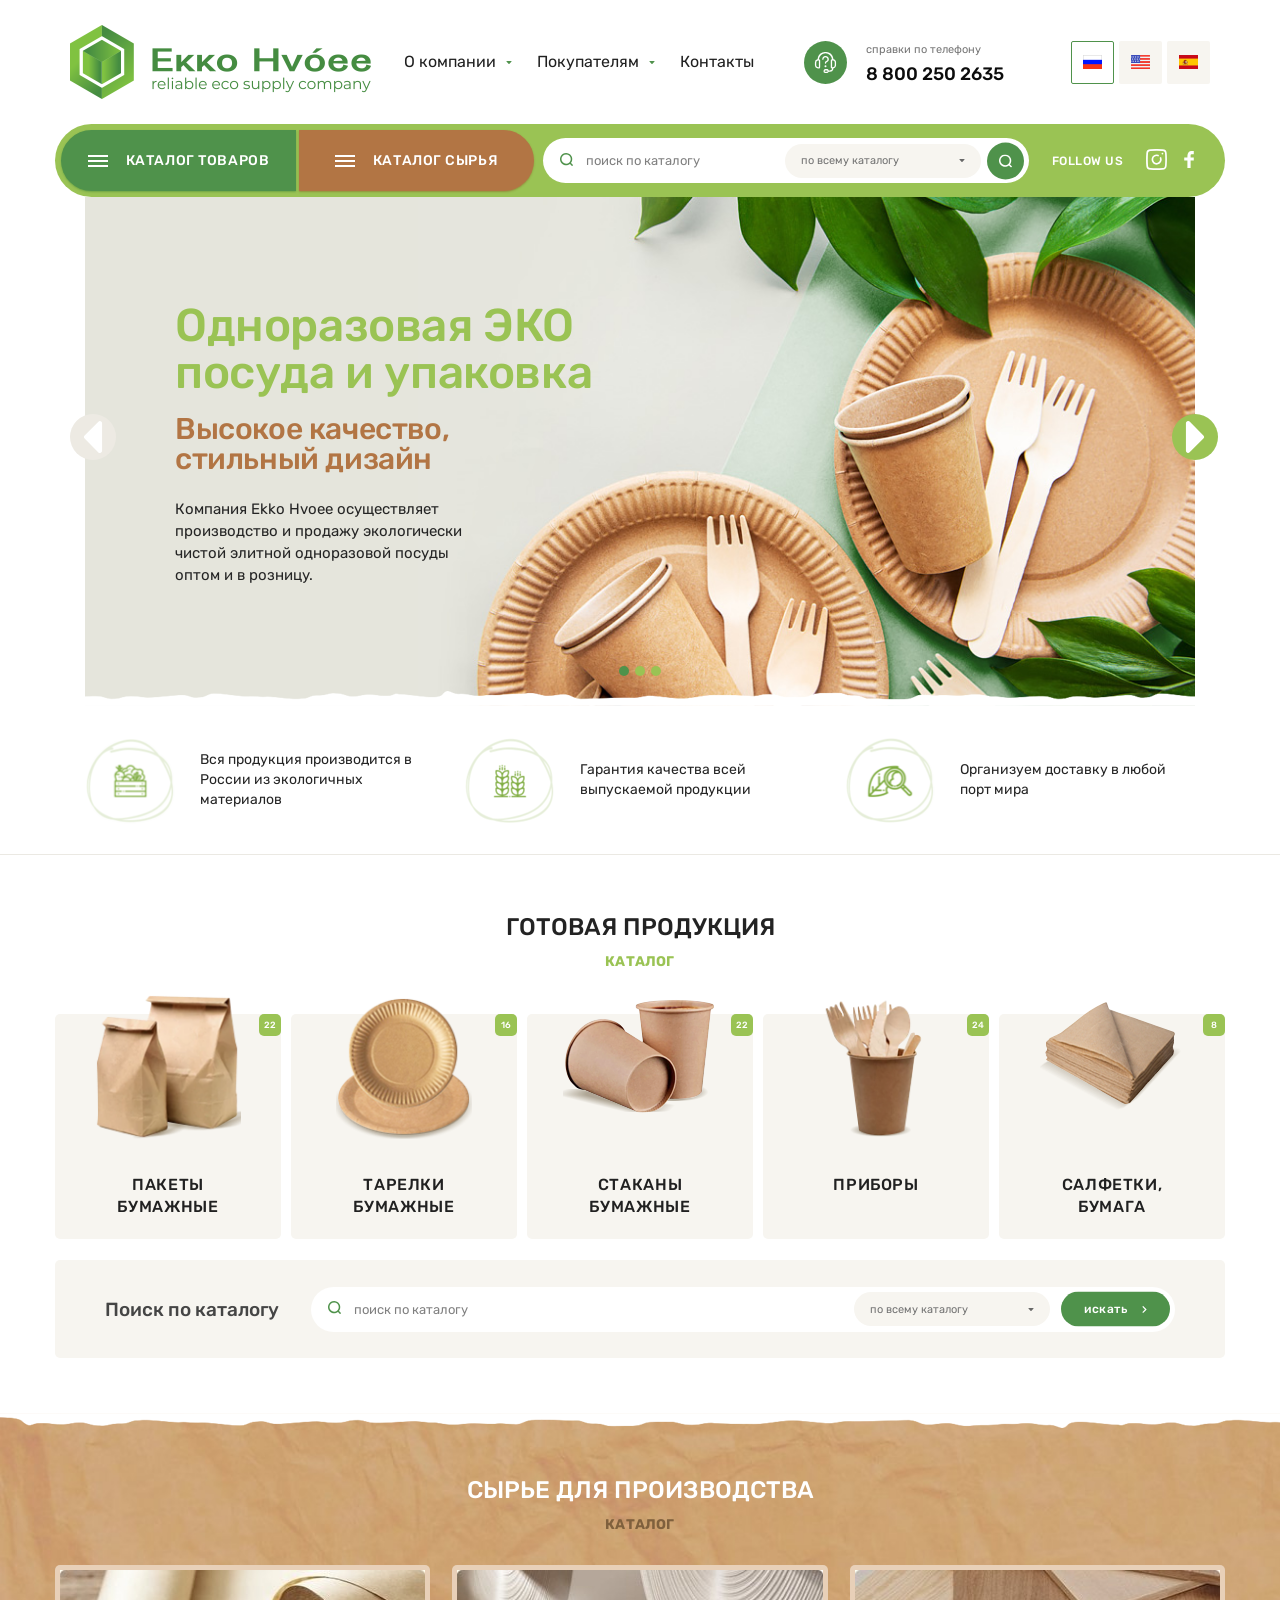
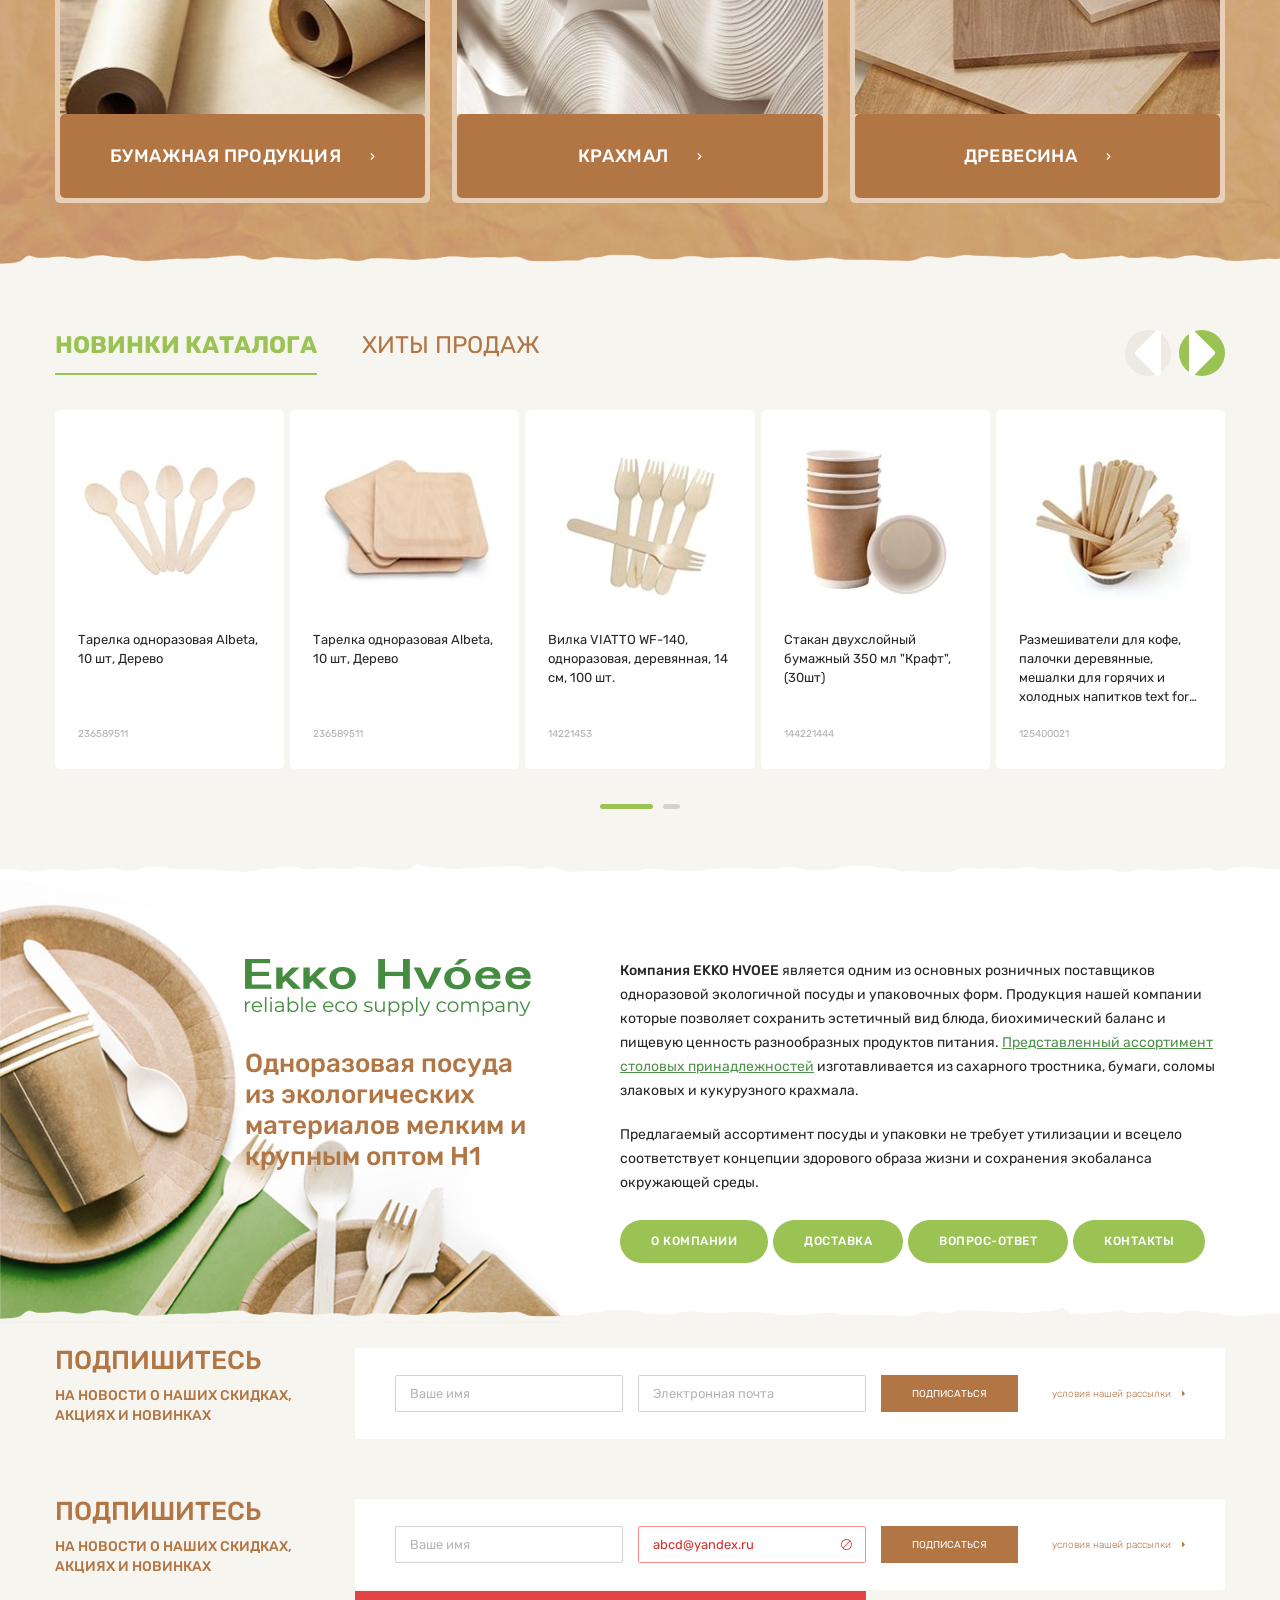
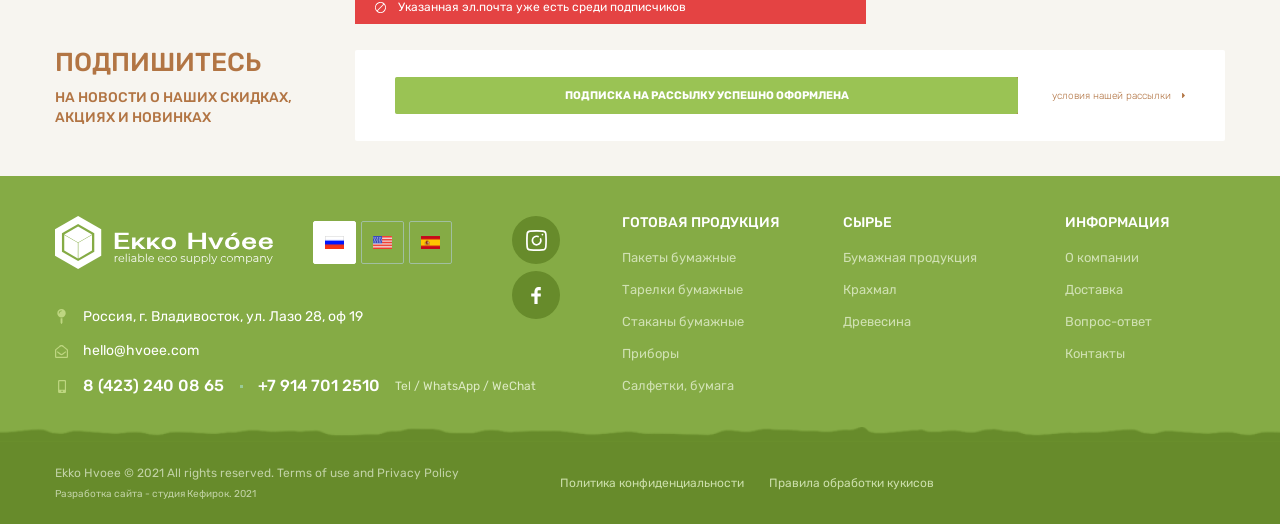
<file: index.html>
<!DOCTYPE html>
<html>

<head>
    <meta charset="UTF-8">
    <meta name="viewport" content="width=device-width, initial-scale=1.0, minimum-scale=1.0, maximum-scale=1.0, user-scalable=no">
    <link rel="stylesheet" href="css/bootstrap.min.css">
    <link rel="stylesheet" href="https://unpkg.com/swiper/swiper-bundle.min.css" />
    <link rel="stylesheet" href="css/nice-select.css">
    <link rel="stylesheet" href="css/jquery.fancybox.min.css">
    <link rel='stylesheet' href='css/jquery.mCustomScrollbar.css' />
    <link rel="stylesheet" href="css/style.css">
    <title>Главная</title>
</head>

<body>

    <div class="wrapper">
        <div class="content">
            <header class="header">
                <section class='header-top'>
                    <div class='container'>
                        <div class='header-top__inner'>
                            <a href="index.php" class="header__logo">
                                <img src="images/svg/logo.png" alt="">
                            </a>
                            <div class="header-top__center">
                                <div class="header-top__center-inner">
                                    <nav class="nav">
                                        <div class="nav__item">
                                            <div class="nav__item-show">
                                                <span>О компании</span>
                                                <svg width="6" height="3" id="Слой_1" data-name="Слой 1" xmlns="http://www.w3.org/2000/svg" viewBox="0 0 5.81 3.29"><path fill="#50924c" d="M358.53,430.13a.39.39,0,0,1,.27.66l-2.51,2.52a.39.39,0,0,1-.55,0l-2.52-2.52a.39.39,0,0,1,.28-.66Z" transform="translate(-353.11 -430.13)"/></svg>
                                            </div>
                                            <div class="nav__item-hidden">
                                                <div class="nav__item-hidden-inner">
                                                    <a href="">О компании</a>
                                                    <a href="">Доставка</a>
                                                    <a href="">Вопрос-ответ</a>
                                                    <a href="">Контакты</a>
                                                </div>
                                            </div>
                                        </div>
                                        <div class="nav__item">
                                            <div class="nav__item-show">
                                                <span>Покупателям</span>
                                                <svg width="6" height="3" id="Слой_1" data-name="Слой 1" xmlns="http://www.w3.org/2000/svg" viewBox="0 0 5.81 3.29"><path fill="#50924c" d="M358.53,430.13a.39.39,0,0,1,.27.66l-2.51,2.52a.39.39,0,0,1-.55,0l-2.52-2.52a.39.39,0,0,1,.28-.66Z" transform="translate(-353.11 -430.13)"/></svg>
                                            </div>
                                            <div class="nav__item-hidden">
                                                <div class="nav__item-hidden-inner">
                                                    <a href="">О компании</a>
                                                    <a href="">Доставка</a>
                                                    <a href="">Вопрос-ответ</a>
                                                    <a href="">Контакты</a>
                                                </div>
                                            </div>
                                        </div>
                                        <div class="nav__item">
                                            <a href="" class="nav__item-link">Контакты</a>
                                        </div>

                                    </nav>
                                    <div class="header__phone">
                                        <svg width="43" height="43" id="Слой_1" data-name="Слой 1" xmlns="http://www.w3.org/2000/svg" viewBox="0 0 42.65 42.65"><circle fill="#4f924b" cx="21.32" cy="21.32" r="21.32"></circle><path fill="#fff" d="M374.61,393.15a3.09,3.09,0,0,0-2.11-1.76c-.18-.05-.22-.13-.24-.31a7.75,7.75,0,0,0-4.17-6.12,7.36,7.36,0,0,0-3-.88.7.7,0,0,1-.14,0h-1.06l-.14,0a7.36,7.36,0,0,0-2.36.58,7.75,7.75,0,0,0-4.79,6.42.31.31,0,0,1-.26.31,3.27,3.27,0,0,0-2.42,3.12v2.69a3.29,3.29,0,0,0,2.29,3.1,5.5,5.5,0,0,0,1.66.15,1.3,1.3,0,0,0,1.3-1.3q0-3.28,0-6.57A1.5,1.5,0,0,0,359,392a1.28,1.28,0,0,0-1.11-.73,6.54,6.54,0,0,1,13,0l-.23,0a1.28,1.28,0,0,0-1,1.23q0,3.33,0,6.64a1.19,1.19,0,0,0,.67,1.1,5.85,5.85,0,0,0,.63.23,1.91,1.91,0,0,1-1.59,1.87c-.53.07-1.09,0-1.63.05a.22.22,0,0,1-.23-.15,1.82,1.82,0,0,0-1.49-1.13,12.83,12.83,0,0,0-1.64,0,2,2,0,0,0-1.93,1.81,1.92,1.92,0,0,0,1.63,2.08,12.37,12.37,0,0,0,1.61,0,2,2,0,0,0,.55-.08,1.94,1.94,0,0,0,1.34-1.23h1.45a3.27,3.27,0,0,0,3.09-2.3c.1-.33.14-.69.21-1.05l.14-.05a3.23,3.23,0,0,0,2.33-2.36c0-.14.07-.29.1-.43v-3.36A6.86,6.86,0,0,0,374.61,393.15Zm-16.74,6a2.28,2.28,0,0,1-2.12-.65,1.82,1.82,0,0,1-.49-1.23q0-1.38,0-2.76a2,2,0,0,1,1.89-1.9h.72Zm7.87,4.61h-1.29a.66.66,0,1,1,0-1.31h1.29a.66.66,0,1,1,0,1.31Zm7.88-6.52a2,2,0,0,1-1.92,1.93H371v-6.58c.34,0,.67,0,1,.06a1.93,1.93,0,0,1,1.62,1.89Q373.64,395.86,373.62,397.21Z" transform="translate(-343.11 -373.22)"></path><path fill="#fff" d="M364.36,389.3a2,2,0,0,1,2,1.52,1.94,1.94,0,0,1-1.17,2.25,2.07,2.07,0,0,0-1.41,2.08.69.69,0,0,0,.67.71.65.65,0,0,0,.64-.7.8.8,0,0,1,.59-.87,3.27,3.27,0,0,0-1.24-6.3,3.13,3.13,0,0,0-1.5.36,3.24,3.24,0,0,0-1.78,2.9.65.65,0,0,0,.6.67.66.66,0,0,0,.7-.53,1.62,1.62,0,0,0,0-.22A2,2,0,0,1,364.36,389.3Z" transform="translate(-343.11 -373.22)"></path><path fill="#fff" d="M364.44,397.17a1,1,0,0,0-1,1,1,1,0,1,0,2,0A1,1,0,0,0,364.44,397.17Z" transform="translate(-343.11 -373.22)"></path></svg>
                                        <div>
                                            <span class="header__phone-title">справки по телефону</span>
                                            <a href="tel:8 800 250 2635" class="header__phone-link">8 800 250 2635</a>
                                        </div>
                                    </div>
                                </div>
                            </div>
                            <button class="header__burger">
								<span></span>
								<span></span>
								<span></span>
							</button>
                            <div class="header__langs">
                                <div class="header__lang header__lang--active">
                                    <img src="images/svg/flag-rus.png" alt="">
                                </div>
                                <div class="header__lang">
                                    <img src="images/svg/flag-eng.png" alt="">
                                </div>
                                <div class="header__lang">
                                    <img src="images/svg/flag-spn.png" alt="">
                                </div>
                            </div>
                        </div>
                    </div>
                </section>

                <section class='header-bottom'>
                    <div class='container'>
                        <div class='header-bottom__inner'>
                            <div class="header-bottom__left">
                                <div class="header__catalog">
                                    <div class="header__catalog-show">
                                        <div class="header__catalog-burger">
                                            <span></span>
                                            <span></span>
                                            <span></span>
                                        </div>
                                        <span>КАТАЛОГ ТОВАРОВ</span>
                                    </div>
                                    <div class="header__catalog-hidden">
                                        <div class="header__catalog-item">
                                            <div class="header__catalog-item-show">
                                                <span>ПАКЕТЫ БУМАЖНЫЕ</span>
                                                <svg width="5" height="7" id="Слой_1" data-name="Слой 1" xmlns="http://www.w3.org/2000/svg" viewBox="0 0 5.27 9.29"><path fill="#4f924b" d="M295.41,416.76a.63.63,0,0,1,1.07-.45l4,4a.64.64,0,0,1,0,.89l-4,4a.63.63,0,0,1-1.07-.44Z" transform="translate(-295.41 -416.13)"></path></svg>
                                            </div>
                                            <div class="header__catalog-item-hidden">
                                                <a href="">Вилки</a>
                                                <a href="">Ложки</a>
                                                <a href="">Пункт с длинным названием в две строчки</a>
                                                <a href="">Наборы</a>
                                            </div>
                                        </div>
                                        <div class="header__catalog-item">
                                            <div class="header__catalog-item-show">
                                                <span>Тарелки бумажные</span>
                                                <svg width="5" height="7" id="Слой_1" data-name="Слой 1" xmlns="http://www.w3.org/2000/svg" viewBox="0 0 5.27 9.29"><path fill="#4f924b" d="M295.41,416.76a.63.63,0,0,1,1.07-.45l4,4a.64.64,0,0,1,0,.89l-4,4a.63.63,0,0,1-1.07-.44Z" transform="translate(-295.41 -416.13)"></path></svg>
                                            </div>
                                            <div class="header__catalog-item-hidden">
                                                <a href="">Вилки</a>
                                                <a href="">Ложки</a>
                                                <a href="">Пункт с длинным названием в две строчки</a>
                                                <a href="">Наборы</a>
                                            </div>
                                        </div>
                                        <div class="header__catalog-item">
                                            <div class="header__catalog-item-show">
                                                <span>Стаканы бумажные</span>
                                                <svg width="5" height="7" id="Слой_1" data-name="Слой 1" xmlns="http://www.w3.org/2000/svg" viewBox="0 0 5.27 9.29"><path fill="#4f924b" d="M295.41,416.76a.63.63,0,0,1,1.07-.45l4,4a.64.64,0,0,1,0,.89l-4,4a.63.63,0,0,1-1.07-.44Z" transform="translate(-295.41 -416.13)"></path></svg>
                                            </div>
                                            <div class="header__catalog-item-hidden">
                                                <a href="">Вилки</a>
                                                <a href="">Ложки</a>
                                                <a href="">Пункт с длинным названием в две строчки</a>
                                                <a href="">Наборы</a>
                                            </div>
                                        </div>
                                        <div class="header__catalog-item">
                                            <div class="header__catalog-item-show">
                                                <span>Приборы</span>
                                                <svg width="5" height="7" id="Слой_1" data-name="Слой 1" xmlns="http://www.w3.org/2000/svg" viewBox="0 0 5.27 9.29"><path fill="#4f924b" d="M295.41,416.76a.63.63,0,0,1,1.07-.45l4,4a.64.64,0,0,1,0,.89l-4,4a.63.63,0,0,1-1.07-.44Z" transform="translate(-295.41 -416.13)"></path></svg>
                                            </div>
                                            <div class="header__catalog-item-hidden">
                                                <a href="">Вилки</a>
                                                <a href="">Ложки</a>
                                                <a href="">Пункт с длинным названием в две строчки</a>
                                                <a href="">Наборы</a>
                                            </div>
                                        </div>
                                        <div class="header__catalog-item">
                                            <div class="header__catalog-item-show">
                                                <span>Салфетки, бумага</span>
                                            </div>
                                        </div>
                                    </div>
                                </div>
                                <div class="header__catalog header__catalog--brown">
                                    <div class="header__catalog-show">
                                        <div class="header__catalog-burger">
                                            <span></span>
                                            <span></span>
                                            <span></span>
                                        </div>
                                        <span>КАТАЛОГ СЫРЬЯ</span>
                                    </div>
                                    <div class="header__catalog-hidden">
                                        <div class="header__catalog-item">
                                            <div class="header__catalog-item-show">
                                                <span>Бумажная продукция</span>
                                                <svg width="5" height="7" id="Слой_1" data-name="Слой 1" xmlns="http://www.w3.org/2000/svg" viewBox="0 0 5.27 9.29"><path fill="#b27544" d="M295.41,416.76a.63.63,0,0,1,1.07-.45l4,4a.64.64,0,0,1,0,.89l-4,4a.63.63,0,0,1-1.07-.44Z" transform="translate(-295.41 -416.13)"></path></svg>
                                            </div>
                                            <div class="header__catalog-item-hidden">
                                                <a href="">Флютинг</a>
                                                <a href="">Тестлайнер</a>
                                                <a href="">Крафтлайнер</a>
                                                <a href="">Крафтовая бумага</a>
                                            </div>
                                        </div>
                                        <div class="header__catalog-item">
                                            <div class="header__catalog-item-show">
                                                <span>Крахмал</span>
                                            </div>
                                        </div>
                                        <div class="header__catalog-item">
                                            <div class="header__catalog-item-show">
                                                <span>Древесина</span>
                                                <svg width="5" height="7" id="Слой_1" data-name="Слой 1" xmlns="http://www.w3.org/2000/svg" viewBox="0 0 5.27 9.29"><path fill="#b27544" d="M295.41,416.76a.63.63,0,0,1,1.07-.45l4,4a.64.64,0,0,1,0,.89l-4,4a.63.63,0,0,1-1.07-.44Z" transform="translate(-295.41 -416.13)"></path></svg>
                                            </div>
                                            <div class="header__catalog-item-hidden">
                                                <a href="">Флютинг</a>
                                                <a href="">Тестлайнер</a>
                                                <a href="">Крафтлайнер</a>
                                                <a href="">Крафтовая бумага</a>
                                            </div>
                                        </div>
                                    </div>
                                </div>
                            </div>
                            <div class="header-bottom__right">
                                <div class="header__search">
                                    <i>
										<svg width="13" height="13" id="Слой_1" data-name="Слой 1" xmlns="http://www.w3.org/2000/svg" viewBox="0 0 13.03 12.99"><path fill="#4f924b" d="M370.44,401.18a2,2,0,0,0,.32-.22,1.63,1.63,0,0,0,.49-.72l-1.93-1.93a.72.72,0,0,0-.15-.11,6.13,6.13,0,1,0-1,1,.49.49,0,0,0,.1.15l1.9,1.91ZM364.33,399A4.65,4.65,0,1,1,369,394.4,4.66,4.66,0,0,1,364.33,399Z" transform="translate(-358.23 -388.27)"/></svg>
									</i>
                                    <input type="text" placeholder="поиск по каталогу">
                                    <button class="header__search-btn">
										<svg width="13" height="13" id="Слой_1" data-name="Слой 1" xmlns="http://www.w3.org/2000/svg" viewBox="0 0 13.03 12.99"><path fill="#fff" d="M370.44,401.18a2,2,0,0,0,.32-.22,1.63,1.63,0,0,0,.49-.72l-1.93-1.93a.72.72,0,0,0-.15-.11,6.13,6.13,0,1,0-1,1,.49.49,0,0,0,.1.15l1.9,1.91ZM364.33,399A4.65,4.65,0,1,1,369,394.4,4.66,4.66,0,0,1,364.33,399Z" transform="translate(-358.23 -388.27)"/></svg>
									</button>
                                    <div class="header__search-select">
                                        <div class="header__search-select-show">
                                            <span>по всему каталогу</span>
                                            <svg width="6" height="3" id="Слой_1" data-name="Слой 1" xmlns="http://www.w3.org/2000/svg" viewBox="0 0 5.81 3.29"><path fill="#686868" d="M358.53,430.13a.39.39,0,0,1,.27.66l-2.51,2.52a.39.39,0,0,1-.55,0l-2.52-2.52a.39.39,0,0,1,.28-.66Z" transform="translate(-353.11 -430.13)"></path></svg>
                                        </div>
                                        <div class="header__search-select-hidden">
                                            <div class="header__search-select-item header__search-select-item--active">
                                                <div class="header__search-select-item-title">по всему каталогу</div>
                                            </div>
                                            <div class="header__search-select-item">
                                                <div class="header__search-select-item-title">Пакеты бумажные</div>
                                                <a href="" class="header__search-select-item-link">Пакеты без ручек</a>
                                                <a href="" class="header__search-select-item-link">Пакеты с кручеными ручками</a>
                                                <a href="" class="header__search-select-item-link">Пакеты с плоскими ручками</a>
                                            </div>
                                            <div class="header__search-select-item">
                                                <div class="header__search-select-item-title">Тарелки бумажные</div>
                                                <a href="" class="header__search-select-item-link">Плоские тарелки</a>
                                                <a href="" class="header__search-select-item-link">Глубокие тарелки</a>
                                            </div>
                                            <div class="header__search-select-item">
                                                <div class="header__search-select-item-title">Стаканы бумажные</div>
                                                <a href="" class="header__search-select-item-link">Стаканы для горячих напитков</a>
                                                <a href="" class="header__search-select-item-link">Стаканы для холодных напитков</a>
                                            </div>
                                            <div class="header__search-select-item">
                                                <div class="header__search-select-item-title">Приборы</div>
                                                <a href="" class="header__search-select-item-link">Вилки</a>
                                                <a href="" class="header__search-select-item-link">Ложки</a>
                                                <a href="" class="header__search-select-item-link">Ножи</a>
                                                <a href="" class="header__search-select-item-link">Наборы</a>
                                            </div>
                                            <div class="header__search-select-item">
                                                <div class="header__search-select-item-title">Салфетки, бумага</div>
                                            </div>
















                                        </div>
                                    </div>
                                </div>
                                <div class="header__socials">
                                    <span>FOLLOW US</span>
                                    <a href="">
                                        <svg width="21" height="21" id="Слой_1" data-name="Слой 1" xmlns="http://www.w3.org/2000/svg" viewBox="0 0 21.02 21.11"><g id="ig_instagram_insta_photo" data-name="ig instagram insta photo"><path fill="#fff" d="M301.88,418.52a.86.86,0,0,0-.5,1.11h0a3.42,3.42,0,1,1-2-2,.85.85,0,0,0,1.1-.49.86.86,0,0,0-.49-1.11,5.13,5.13,0,1,0,3,2.95.86.86,0,0,0-1.11-.49Z" transform="translate(-287.56 -410.27)"/><circle fill="#fff" cx="16.49" cy="4.56" r="0.86"/><path fill="#fff" d="M308.34,414.82a4.29,4.29,0,0,0-4.2-4.28h0a65.76,65.76,0,0,0-12.07,0,4.29,4.29,0,0,0-4.28,4.21,80.91,80.91,0,0,0,0,12.06,4.29,4.29,0,0,0,4.2,4.28h0c2,.18,4.05.29,6.08.29s4-.1,6-.29a4.29,4.29,0,0,0,4.24-4.21A75.87,75.87,0,0,0,308.34,414.82Zm-1.71,12a2.57,2.57,0,0,1-2.57,2.56H304a60.66,60.66,0,0,1-11.9,0,2.55,2.55,0,0,1-2.56-2.56v-.07a79,79,0,0,1,0-11.92,2.56,2.56,0,0,1,2.56-2.57h.08q2.94-.27,5.91-.28t6,.28a2.55,2.55,0,0,1,2.57,2.56v.07A74.12,74.12,0,0,1,306.63,426.81Z" transform="translate(-287.56 -410.27)"/></g></svg>
                                    </a>
                                    <a href="">
                                        <svg width="10" height="17" id="Слой_1" data-name="Слой 1" xmlns="http://www.w3.org/2000/svg" viewBox="0 0 9 16"><path fill="#fff" d="M299.57,418.78h3v3h-3v7h-3v-7h-3v-3h3v-1.26a5.69,5.69,0,0,1,1.12-3.51,3.63,3.63,0,0,1,2.79-1.23h2.09v3h-2.1a.9.9,0,0,0-.9.9Z" transform="translate(-293.57 -412.78)"/></svg>
                                    </a>
                                </div>
                            </div>
                        </div>
                    </div>
                </section>
            </header>



            <section class='main'>
                <div class='container'>
                    <div class='main__inner'>
                        <div class="main__slider">
                            <div class='swiper-container'>
                                <div class='swiper-wrapper'>
                                    <div class='swiper-slide'>
                                        <div class="main__slider-item">
                                            <h2 class="main__title">Одноразовая ЭКО посуда и упаковка</h2>
                                            <div class="main__subtitle">Высокое качество, стильный дизайн</div>
                                            <div class="main__desc">Компания Ekko Hvoee осуществляет производство и продажу экологически чистой элитной одноразовой посуды оптом и в розницу.</div>
                                        </div>
                                        <img src="images/svg/promo-image.jpg" alt="" class="main__bg">
                                    </div>
                                    <div class='swiper-slide'>
                                        <div class="main__slider-item">
                                            <h2 class="main__title">Одноразовая ЭКО посуда и упаковка</h2>
                                            <div class="main__subtitle">Высокое качество, стильный дизайн</div>
                                            <div class="main__desc">Компания Ekko Hvoee осуществляет производство и продажу экологически чистой элитной одноразовой посуды оптом и в розницу.</div>
                                        </div>
                                        <img src="images/svg/promo-image.jpg" alt="" class="main__bg">
                                    </div>
                                    <div class='swiper-slide'>
                                        <div class="main__slider-item">
                                            <h2 class="main__title">Одноразовая ЭКО посуда и упаковка</h2>
                                            <div class="main__subtitle">Высокое качество, стильный дизайн</div>
                                            <div class="main__desc">Компания Ekko Hvoee осуществляет производство и продажу экологически чистой элитной одноразовой посуды оптом и в розницу.</div>
                                        </div>
                                        <img src="images/svg/promo-image.jpg" alt="" class="main__bg">
                                    </div>
                                </div>
                            </div>
                            <div class="main__slider-pag">
                                <div class='swiper-button-prev btn btn-green main__slider-prev'>
                                    <svg width="5" height="7" id="Слой_1" data-name="Слой 1" xmlns="http://www.w3.org/2000/svg" viewBox="0 0 5.27 9.29">
										<path fill="#fff" d="M300.68,424.8a.63.63,0,0,1-1.07.44l-4-4a.64.64,0,0,1,0-.89l4-4a.63.63,0,0,1,1.07.45Z" transform="translate(-295.41 -416.13)"></path>
									</svg>
                                </div>
                                <div class='swiper-pagination'></div>
                                <div class='swiper-button-next btn btn-green main__slider-next'>
                                    <svg width="5" height="7" id="Слой_1" data-name="Слой 1" xmlns="http://www.w3.org/2000/svg" viewBox="0 0 5.27 9.29">
										<path fill="#fff" d="M295.41,416.76a.63.63,0,0,1,1.07-.45l4,4a.64.64,0,0,1,0,.89l-4,4a.63.63,0,0,1-1.07-.44Z" transform="translate(-295.41 -416.13)"></path>
									</svg>
                                </div>
                            </div>
                        </div>

                    </div>
                </div>
            </section>

            <section class='advantages'>
                <div class='container'>
                    <div class='advantages__items'>
                        <div class="advantages__item">
                            <div class="advantages__item-img">
                                <img src="images/advantage1.png" alt="">
                            </div>
                            <div class="advantages__item-title">Вся продукция производится в России из экологичных материалов</div>
                        </div>
                        <div class="advantages__item">
                            <div class="advantages__item-img">
                                <img src="images/advantage2.png" alt="">
                            </div>
                            <div class="advantages__item-title">Гарантия качества всей выпускаемой продукции</div>
                        </div>
                        <div class="advantages__item">
                            <div class="advantages__item-img">
                                <img src="images/advantage3.png" alt="">
                            </div>
                            <div class="advantages__item-title">Организуем доставку в любой порт мира</div>
                        </div>
                    </div>
                </div>
            </section>

            <section class='catalog-index'>
                <div class='container'>
                    <div class="catalog-index__title">ГОТОВАЯ ПРОДУКЦИЯ</div>
                    <div class="catalog-index__subtitle">КАТАЛОГ</div>
                    <div class='catalog-index__items'>
                        <a href="" class="catalog-index__item">
                            <div class="catalog-index__item-num">22</div>
                            <div class="catalog-index__item-img">
                                <img src="images/svg/cat1.png" alt="">
                            </div>
                            <div class="catalog-index__item-title">Пакеты бумажные</div>
                        </a>
                        <a href="" class="catalog-index__item">
                            <div class="catalog-index__item-num">16</div>
                            <div class="catalog-index__item-img">
                                <img src="images/svg/cat2.png" alt="">
                            </div>
                            <div class="catalog-index__item-title">Тарелки бумажные</div>
                        </a>
                        <a href="" class="catalog-index__item">
                            <div class="catalog-index__item-num">22</div>
                            <div class="catalog-index__item-img">
                                <img src="images/svg/cat3.png" alt="">
                            </div>
                            <div class="catalog-index__item-title">Стаканы бумажные</div>
                        </a>
                        <a href="" class="catalog-index__item">
                            <div class="catalog-index__item-num">24</div>
                            <div class="catalog-index__item-img">
                                <img src="images/svg/cat4.png" alt="">
                            </div>
                            <div class="catalog-index__item-title">Приборы</div>
                        </a>
                        <a href="" class="catalog-index__item">
                            <div class="catalog-index__item-num">8</div>
                            <div class="catalog-index__item-img">
                                <img src="images/svg/cat5.png" alt="">
                            </div>
                            <div class="catalog-index__item-title">Салфетки, бумага</div>
                        </a>
                    </div>
                    <div class="search-block">
                        <div class="search-block__title">Поиск по каталогу</div>
                        <div class="header__search">
                            <i>
								<svg width="13" height="13" id="Слой_1" data-name="Слой 1" xmlns="http://www.w3.org/2000/svg" viewBox="0 0 13.03 12.99">
									<path fill="#4f924b" d="M370.44,401.18a2,2,0,0,0,.32-.22,1.63,1.63,0,0,0,.49-.72l-1.93-1.93a.72.72,0,0,0-.15-.11,6.13,6.13,0,1,0-1,1,.49.49,0,0,0,.1.15l1.9,1.91ZM364.33,399A4.65,4.65,0,1,1,369,394.4,4.66,4.66,0,0,1,364.33,399Z" transform="translate(-358.23 -388.27)"></path>
								</svg>
							</i>
                            <input type="text" placeholder="поиск по каталогу">
                            <button class="header__search-btn btn btn-dark-green btn-rounded icon-right">
								<span>искать</span>
								<svg width="5" height="8" xmlns="http://www.w3.org/2000/svg" viewBox="0 0 320 512">
									<path fill="#fff" d="M285.476 272.971L91.132 467.314c-9.373 9.373-24.569 9.373-33.941 0l-22.667-22.667c-9.357-9.357-9.375-24.522-.04-33.901L188.505 256 34.484 101.255c-9.335-9.379-9.317-24.544.04-33.901l22.667-22.667c9.373-9.373 24.569-9.373 33.941 0L285.475 239.03c9.373 9.372 9.373 24.568.001 33.941z"></path>
								</svg>
							</button>
                            <div class="header__search-select">
                                <div class="header__search-select-show">
                                    <span>по всему каталогу</span>
                                    <svg width="6" height="3" id="Слой_1" data-name="Слой 1" xmlns="http://www.w3.org/2000/svg" viewBox="0 0 5.81 3.29">
										<path fill="#686868" d="M358.53,430.13a.39.39,0,0,1,.27.66l-2.51,2.52a.39.39,0,0,1-.55,0l-2.52-2.52a.39.39,0,0,1,.28-.66Z" transform="translate(-353.11 -430.13)"></path>
									</svg>
                                </div>
                                <div class="header__search-select-hidden">
                                    <div class="header__search-select-item header__search-select-item--active">
                                        <div class="header__search-select-item-title">по всему каталогу</div>
                                    </div>
                                    <div class="header__search-select-item">
                                        <div class="header__search-select-item-title">Пакеты бумажные</div>
                                        <a href="" class="header__search-select-item-link">Пакеты без ручек</a>
                                        <a href="" class="header__search-select-item-link">Пакеты с кручеными ручками</a>
                                        <a href="" class="header__search-select-item-link">Пакеты с плоскими ручками</a>
                                    </div>
                                    <div class="header__search-select-item">
                                        <div class="header__search-select-item-title">Тарелки бумажные</div>
                                        <a href="" class="header__search-select-item-link">Плоские тарелки</a>
                                        <a href="" class="header__search-select-item-link">Глубокие тарелки</a>
                                    </div>
                                    <div class="header__search-select-item">
                                        <div class="header__search-select-item-title">Стаканы бумажные</div>
                                        <a href="" class="header__search-select-item-link">Стаканы для горячих напитков</a>
                                        <a href="" class="header__search-select-item-link">Стаканы для холодных напитков</a>
                                    </div>
                                    <div class="header__search-select-item">
                                        <div class="header__search-select-item-title">Приборы</div>
                                        <a href="" class="header__search-select-item-link">Вилки</a>
                                        <a href="" class="header__search-select-item-link">Ложки</a>
                                        <a href="" class="header__search-select-item-link">Ножи</a>
                                        <a href="" class="header__search-select-item-link">Наборы</a>
                                    </div>
                                    <div class="header__search-select-item">
                                        <div class="header__search-select-item-title">Салфетки, бумага</div>
                                    </div>
                                </div>
                            </div>
                        </div>
                    </div>
                </div>
            </section>

            <section class='catalog-prod'>
                <div class='container'>
                    <div class="catalog-prod__title">Сырье ДЛЯ ПРОИЗВОДСТВА</div>
                    <div class="catalog-prod__subtitle">КАТАЛОГ</div>
                    <div class='catalog-prod__items'>
                        <a href="" class="catalog-prod__item">
                            <div class="catalog-prod__item-img">
                                <img src="images/prod1.jpg" alt="">
                            </div>
                            <div class="catalog-prod__item-title">
                                <span>Бумажная продукция</span>
                                <svg width="5" height="9" xmlns="http://www.w3.org/2000/svg" viewBox="0 0 320 512">
									<path fill="#fff" d="M285.476 272.971L91.132 467.314c-9.373 9.373-24.569 9.373-33.941 0l-22.667-22.667c-9.357-9.357-9.375-24.522-.04-33.901L188.505 256 34.484 101.255c-9.335-9.379-9.317-24.544.04-33.901l22.667-22.667c9.373-9.373 24.569-9.373 33.941 0L285.475 239.03c9.373 9.372 9.373 24.568.001 33.941z"></path>
								</svg>
                            </div>
                        </a>
                        <a href="" class="catalog-prod__item">
                            <div class="catalog-prod__item-img">
                                <img src="images/prod2.jpg" alt="">
                            </div>
                            <div class="catalog-prod__item-title">
                                <span>Крахмал</span>
                                <svg width="5" height="9" xmlns="http://www.w3.org/2000/svg" viewBox="0 0 320 512">
									<path fill="#fff" d="M285.476 272.971L91.132 467.314c-9.373 9.373-24.569 9.373-33.941 0l-22.667-22.667c-9.357-9.357-9.375-24.522-.04-33.901L188.505 256 34.484 101.255c-9.335-9.379-9.317-24.544.04-33.901l22.667-22.667c9.373-9.373 24.569-9.373 33.941 0L285.475 239.03c9.373 9.372 9.373 24.568.001 33.941z"></path>
								</svg>
                            </div>
                        </a>
                        <a href="" class="catalog-prod__item">
                            <div class="catalog-prod__item-img">
                                <img src="images/prod3.jpg" alt="">
                            </div>
                            <div class="catalog-prod__item-title">
                                <span>Древесина</span>
                                <svg width="5" height="9" xmlns="http://www.w3.org/2000/svg" viewBox="0 0 320 512">
									<path fill="#fff" d="M285.476 272.971L91.132 467.314c-9.373 9.373-24.569 9.373-33.941 0l-22.667-22.667c-9.357-9.357-9.375-24.522-.04-33.901L188.505 256 34.484 101.255c-9.335-9.379-9.317-24.544.04-33.901l22.667-22.667c9.373-9.373 24.569-9.373 33.941 0L285.475 239.03c9.373 9.372 9.373 24.568.001 33.941z"></path>
								</svg>
                            </div>
                        </a>
                    </div>
                </div>
            </section>

            <section class='collection'>
                <div class='container'>
                    <div class='collection__inner'>
                        <div class="collection__top">
                            <div class="collection__top-left">
                                <div class="collection__title collection__title--active collection__tab" data-tabs-path="1">НОВИНКИ КАТАЛОГА</div>
                                <div class="collection__title collection__title--prod collection__tab" data-tabs-path="2">ХИТЫ ПРОДАЖ</div>
                            </div>
                        </div>
                        <div class="collection__content collection__content--active" data-content-path="1">
                            <div class="collection__slider collection__slider--green">
                                <div class='swiper-container'>
                                    <div class='swiper-wrapper'>
                                        <div class='swiper-slide'>
                                            <div class="card">
                                                <a href="" class="card__img">
                                                    <img src="images/card1.jpg" alt="">
                                                </a>
                                                <a href="" class="card__title">Тарелка одноразовая Albeta, 10 шт, Дерево</a>
                                                <div class="card__num">236589511</div>
                                            </div>
                                        </div>
                                        <div class='swiper-slide'>
                                            <div class="card">
                                                <a href="" class="card__img">
                                                    <img src="images/card2.jpg" alt="">
                                                </a>
                                                <a href="" class="card__title">Тарелка одноразовая Albeta, 10 шт, Дерево</a>
                                                <div class="card__num">236589511</div>
                                            </div>
                                        </div>
                                        <div class='swiper-slide'>
                                            <div class="card">
                                                <a href="" class="card__img">
                                                    <img src="images/card3.jpg" alt="">
                                                </a>
                                                <a href="" class="card__title">Вилка VIATTO WF-140, одноразовая, деревянная, 14 см, 100 шт.</a>
                                                <div class="card__num">14221453</div>
                                            </div>
                                        </div>
                                        <div class='swiper-slide'>
                                            <div class="card">
                                                <a href="" class="card__img">
                                                    <img src="images/card4.jpg" alt="">
                                                </a>
                                                <a href="" class="card__title">Стакан двухслойный бумажный 350 мл "Крафт", (30шт)</a>
                                                <div class="card__num">144221444</div>
                                            </div>
                                        </div>
                                        <div class='swiper-slide'>
                                            <div class="card">
                                                <a href="" class="card__img">
                                                    <img src="images/card5.jpg" alt="">
                                                </a>
                                                <a href="" class="card__title">Размешиватели для кофе, палочки деревянные, мешалки для горячих и холодных напитков text for testing ggtdfg</a>
                                                <div class="card__num">125400021</div>
                                            </div>
                                        </div>
                                        <div class='swiper-slide'>
                                            <div class="card">
                                                <a href="" class="card__img">
                                                    <img src="images/card1.jpg" alt="">
                                                </a>
                                                <a href="" class="card__title">Размешиватели для кофе, палочки деревянные, мешалки для горячих и холодных напитков text for testing ggtdfg</a>
                                                <div class="card__num">125400021</div>
                                            </div>
                                        </div>
                                    </div>
                                </div>
                                <div class='swiper-pagination collection__slider-pagination'></div>
                                <div class="collection__slider-nav">
                                    <div class='swiper-button-prev collection__slider-prev btn-green'>
                                        <svg width="5" height="7" id="Слой_1" data-name="Слой 1" xmlns="http://www.w3.org/2000/svg" viewBox="0 0 5.27 9.29">
											<path fill="#fff" d="M300.68,424.8a.63.63,0,0,1-1.07.44l-4-4a.64.64,0,0,1,0-.89l4-4a.63.63,0,0,1,1.07.45Z" transform="translate(-295.41 -416.13)"></path>
										</svg>
                                    </div>
                                    <div class='swiper-button-next collection__slider-next btn-green'>
                                        <svg width="5" height="7" id="Слой_1" data-name="Слой 1" xmlns="http://www.w3.org/2000/svg" viewBox="0 0 5.27 9.29">
											<path fill="#fff" d="M295.41,416.76a.63.63,0,0,1,1.07-.45l4,4a.64.64,0,0,1,0,.89l-4,4a.63.63,0,0,1-1.07-.44Z" transform="translate(-295.41 -416.13)"></path>
										</svg>
                                    </div>
                                </div>
                            </div>
                        </div>
                        <div class="collection__content" data-content-path="2">
                            <div class="collection__slider collection__slider--brown">
                                <div class='swiper-container'>
                                    <div class='swiper-wrapper'>
                                        <div class='swiper-slide'>
                                            <div class="card card--prod">
                                                <div class="card__img">
                                                    <img src="images/card1.jpg" alt="">
                                                </div>
                                                <div class="card__title">Ложка одноразовая деревянная - 10 шт</div>
                                                <div class="card__num">21452145</div>
                                            </div>
                                        </div>
                                        <div class='swiper-slide'>
                                            <div class="card card--prod">
                                                <a href="" class="card__img">
                                                    <img src="images/card2.jpg" alt="">
                                                </a>
                                                <a href="" class="card__title">Тарелка одноразовая Albeta, 10 шт, Дерево</a>
                                                <div class="card__num">236589511</div>
                                            </div>
                                        </div>
                                        <div class='swiper-slide'>
                                            <div class="card card--prod">
                                                <a href="" class="card__img">
                                                    <img src="images/card3.jpg" alt="">
                                                </a>
                                                <a href="" class="card__title">Вилка VIATTO WF-140, одноразовая, деревянная, 14 см, 100 шт.</a>
                                                <div class="card__num">14221453</div>
                                            </div>
                                        </div>
                                        <div class='swiper-slide'>
                                            <div class="card card--prod">
                                                <a href="" class="card__img">
                                                    <img src="images/card4.jpg" alt="">
                                                </a>
                                                <a href="" class="card__title">Стакан двухслойный бумажный 350 мл "Крафт", (30шт)</a>
                                                <div class="card__num">144221444</div>
                                            </div>
                                        </div>
                                        <div class='swiper-slide'>
                                            <div class="card card--prod">
                                                <a href="" class="card__img">
                                                    <img src="images/card5.jpg" alt="">
                                                </a>
                                                <a href="" class="card__title">Размешиватели для кофе, палочки деревянные, мешалки для горячих и холодных напитков text for testing ggtdfg</a>
                                                <div class="card__num">125400021</div>
                                            </div>
                                        </div>
                                        <div class='swiper-slide'>
                                            <div class="card card--prod">
                                                <a href="" class="card__img">
                                                    <img src="images/card1.jpg" alt="">
                                                </a>
                                                <a href="" class="card__title">Размешиватели для кофе, палочки деревянные, мешалки для горячих и холодных напитков text for testing ggtdfg</a>
                                                <div class="card__num">125400021</div>
                                            </div>
                                        </div>
                                    </div>
                                </div>
                                <div class='swiper-pagination collection__slider-pagination'></div>
                                <div class="collection__slider-nav">
                                    <div class='swiper-button-prev collection__slider-prev btn-brown'>
                                        <svg width="5" height="7" id="Слой_1" data-name="Слой 1" xmlns="http://www.w3.org/2000/svg" viewBox="0 0 5.27 9.29">
											<path fill="#fff" d="M300.68,424.8a.63.63,0,0,1-1.07.44l-4-4a.64.64,0,0,1,0-.89l4-4a.63.63,0,0,1,1.07.45Z" transform="translate(-295.41 -416.13)"></path>
										</svg>
                                    </div>
                                    <div class='swiper-button-next collection__slider-next btn-brown'>
                                        <svg width="5" height="7" id="Слой_1" data-name="Слой 1" xmlns="http://www.w3.org/2000/svg" viewBox="0 0 5.27 9.29">
											<path fill="#fff" d="M295.41,416.76a.63.63,0,0,1,1.07-.45l4,4a.64.64,0,0,1,0,.89l-4,4a.63.63,0,0,1-1.07-.44Z" transform="translate(-295.41 -416.13)"></path>
										</svg>
                                    </div>
                                </div>
                            </div>
                        </div>
                    </div>
                </div>
            </section>

            <section class='info'>
                <div class='container'>
                    <div class='info__inner'>
                        <div class="info__left">
                            <div class="info__logo">
                                <img src="images/svg/text_logo.png" alt="">
                            </div>
                            <h1 class="info__title">
                                Одноразовая посуда из экологических материалов мелким и крупным оптом H1
                            </h1>
                        </div>
                        <div class="info__right">
                            <p><strong>Компания EKKO HVOEE</strong> является одним из основных розничных поставщиков одноразовой экологичной посуды и упаковочных форм. Продукция нашей компании которые позволяет сохранить эстетичный вид блюда, биохимический
                                баланс и пищевую ценность разнообразных продуктов питания. <a href="">Представленный ассортимент столовых принадлежностей</a> изготавливается из сахарного тростника, бумаги, соломы злаковых и кукурузного крахмала.</p>
                            <p>Предлагаемый ассортимент посуды и упаковки не требует утилизации и всецело соответствует концепции здорового образа жизни и сохранения экобаланса окружающей среды.</p>
                            <div class="info__buttons">
                                <a href="" class="info__btn btn btn-green btn-rounded">
                                    <span>О КОМПАНИИ</span>
                                </a>
                                <a href="" class="info__btn btn btn-green btn-rounded">
                                    <span>ДОСТАВКА</span>
                                </a>
                                <a href="" class="info__btn btn btn-green btn-rounded">
                                    <span>ВОПРОС-ОТВЕТ</span>
                                </a>
                                <a href="" class="info__btn btn btn-green btn-rounded">
                                    <span>КОНТАКТЫ</span>
                                </a>
                            </div>
                        </div>
                    </div>
                </div>
            </section>

            <section class='follow'>
                <div class='container'>
                    <div class='follow__inner'>
                        <div class="follow__left">
                            <div class="follow__title">ПОДПИШИТЕСЬ</div>
                            <div class="follow__subtitle">на новости о наших скидках, акциях и новинках</div>
                        </div>
                        <div class="follow__right">
                            <form class="follow__form">
                                <div class="follow__form-group">
                                    <input type="text" placeholder="Ваше имя">
                                </div>
                                <div class="follow__form-group">
                                    <input type="email" placeholder="Электронная почта">
                                </div>
                                <button class="follow__form-btn btn-brown">ПОДПИСАТЬСЯ</button>
                            </form>
                            <a href="" class="follow__link">
                                <span>условия нашей рассылки</span>
                                <svg width="3" height="5" id="Слой_1" data-name="Слой 1" xmlns="http://www.w3.org/2000/svg" viewBox="0 0 5.27 9.29">
									<path fill="#b27544" d="M295.41,416.76a.63.63,0,0,1,1.07-.45l4,4a.64.64,0,0,1,0,.89l-4,4a.63.63,0,0,1-1.07-.44Z" transform="translate(-295.41 -416.13)"></path>
								</svg>
                            </a>
                        </div>
                    </div>
                </div>
            </section>

            <section class='follow'>
                <div class='container'>
                    <div class='follow__inner'>
                        <div class="follow__left">
                            <div class="follow__title">ПОДПИШИТЕСЬ</div>
                            <div class="follow__subtitle">на новости о наших скидках, акциях и новинках</div>
                        </div>
                        <div class="follow__right">
                            <form class="follow__form">
                                <div class="follow__form-group">
                                    <input type="text" placeholder="Ваше имя">
                                </div>
                                <div class="follow__form-group">
                                    <input class="input-error" value="abcd@yandex.ru" type="email" placeholder="Электронная почта">
                                    <div class="follow__form-group-error">
                                        <svg width="11" height="11" id="Слой_1" data-name="Слой 1" xmlns="http://www.w3.org/2000/svg" viewBox="0 0 10.97 10.97">
											<path fill="#fff" d="M365,400.25h-.68l-.08,0a5.32,5.32,0,0,1-1.52-.34,5.49,5.49,0,1,1,7.32-6.26c0,.22.07.43.1.65v1c0,.24-.07.49-.12.72a5.48,5.48,0,0,1-4.4,4.18Zm-3.21-1.92a4.54,4.54,0,0,0,6.11-.32,4.6,4.6,0,0,0,.28-6.12Zm5.74-7.12a4.55,4.55,0,0,0-6.38,6.43Z" transform="translate(-359.19 -389.28)" />
										</svg>
                                        <span>Указанная эл.почта уже есть среди подписчиков</span>
                                    </div>
                                </div>
                                <button class="follow__form-btn btn-brown">ПОДПИСАТЬСЯ</button>
                            </form>
                            <a href="" class="follow__link">
                                <span>условия нашей рассылки</span>
                                <svg width="3" height="5" id="Слой_1" data-name="Слой 1" xmlns="http://www.w3.org/2000/svg" viewBox="0 0 5.27 9.29">
									<path fill="#b27544" d="M295.41,416.76a.63.63,0,0,1,1.07-.45l4,4a.64.64,0,0,1,0,.89l-4,4a.63.63,0,0,1-1.07-.44Z" transform="translate(-295.41 -416.13)"></path>
								</svg>
                            </a>
                        </div>
                    </div>
                </div>
            </section>

            <section class='follow'>
                <div class='container'>
                    <div class='follow__inner'>
                        <div class="follow__left">
                            <div class="follow__title">ПОДПИШИТЕСЬ</div>
                            <div class="follow__subtitle">на новости о наших скидках, акциях и новинках</div>
                        </div>
                        <div class="follow__right">
                            <form class="follow__form">
                                <div class="follow__form-group">
                                    <input type="text" placeholder="Ваше имя">
                                </div>
                                <div class="follow__form-group">
                                    <input type="email" placeholder="Электронная почта">
                                </div>
                                <button class="follow__form-btn btn-brown">ПОДПИСАТЬСЯ</button>
                                <div class="follow__form-success">ПОДПИСКА НА РАССЫЛКУ УСПЕШНО ОФОРМЛЕНА</div>
                            </form>
                            <a href="" class="follow__link">
                                <span>условия нашей рассылки</span>
                                <svg width="3" height="5" id="Слой_1" data-name="Слой 1" xmlns="http://www.w3.org/2000/svg" viewBox="0 0 5.27 9.29">
									<path fill="#b27544" d="M295.41,416.76a.63.63,0,0,1,1.07-.45l4,4a.64.64,0,0,1,0,.89l-4,4a.63.63,0,0,1-1.07-.44Z" transform="translate(-295.41 -416.13)"></path>
								</svg>
                            </a>
                        </div>
                    </div>
                </div>
            </section>

        </div>

        <footer class='footer'>
            <section class='footer-top'>
                <div class='container'>
                    <div class='footer-top__inner'>
                        <div class="footer__col">
                            <div class="footer__head">
                                <a href="" class="footer__logo">
                                    <img src="images/svg/footer-logo.svg" alt="">
                                </a>
                                <div class="footer__langs">
                                    <div class="footer__lang footer__lang--active">
                                        <img src="images/svg/flag-rus.png" alt="">
                                    </div>
                                    <div class="footer__lang">
                                        <img src="images/svg/flag-eng.png" alt="">
                                    </div>
                                    <div class="footer__lang">
                                        <img src="images/svg/flag-spn.png" alt="">
                                    </div>
                                </div>
                            </div>
                            <div class="footer__socials">
                                <a href="" class="footer__socials-item">
                                    <svg width="21" height="21" id="Слой_1" data-name="Слой 1" xmlns="http://www.w3.org/2000/svg" viewBox="0 0 21.02 21.11">
										<g id="ig_instagram_insta_photo" data-name="ig instagram insta photo">
											<path fill="#fff" d="M301.88,418.52a.86.86,0,0,0-.5,1.11h0a3.42,3.42,0,1,1-2-2,.85.85,0,0,0,1.1-.49.86.86,0,0,0-.49-1.11,5.13,5.13,0,1,0,3,2.95.86.86,0,0,0-1.11-.49Z" transform="translate(-287.56 -410.27)"></path>
											<circle fill="#fff" cx="16.49" cy="4.56" r="0.86"></circle>
											<path fill="#fff" d="M308.34,414.82a4.29,4.29,0,0,0-4.2-4.28h0a65.76,65.76,0,0,0-12.07,0,4.29,4.29,0,0,0-4.28,4.21,80.91,80.91,0,0,0,0,12.06,4.29,4.29,0,0,0,4.2,4.28h0c2,.18,4.05.29,6.08.29s4-.1,6-.29a4.29,4.29,0,0,0,4.24-4.21A75.87,75.87,0,0,0,308.34,414.82Zm-1.71,12a2.57,2.57,0,0,1-2.57,2.56H304a60.66,60.66,0,0,1-11.9,0,2.55,2.55,0,0,1-2.56-2.56v-.07a79,79,0,0,1,0-11.92,2.56,2.56,0,0,1,2.56-2.57h.08q2.94-.27,5.91-.28t6,.28a2.55,2.55,0,0,1,2.57,2.56v.07A74.12,74.12,0,0,1,306.63,426.81Z" transform="translate(-287.56 -410.27)"></path>
										</g>
									</svg>
                                </a>
                                <a href="" class="footer__socials-item">
                                    <svg width="10" height="17" id="Слой_1" data-name="Слой 1" xmlns="http://www.w3.org/2000/svg" viewBox="0 0 9 16">
										<path fill="#fff" d="M299.57,418.78h3v3h-3v7h-3v-7h-3v-3h3v-1.26a5.69,5.69,0,0,1,1.12-3.51,3.63,3.63,0,0,1,2.79-1.23h2.09v3h-2.1a.9.9,0,0,0-.9.9Z" transform="translate(-293.57 -412.78)"></path>
									</svg>
                                </a>
                            </div>
                            <div class="footer__info">
                                <div class="footer__address">
                                    <i>
										<svg width="9" height="15" id="Слой_1" data-name="Слой 1" xmlns="http://www.w3.org/2000/svg" viewBox="0 0 7.88 14">
											<path fill="#bed681" d="M281.14,422.72a3.94,3.94,0,1,1-3.94-3.94A3.94,3.94,0,0,1,281.14,422.72Zm-3.61-2.19a.33.33,0,0,0-.33-.33,2.51,2.51,0,0,0-2.51,2.52.32.32,0,0,0,.32.33.33.33,0,0,0,.33-.33,1.86,1.86,0,0,1,1.86-1.86A.33.33,0,0,0,277.53,420.53Zm-.33,7a5.14,5.14,0,0,0,.88-.08v4.28l-.61.91a.33.33,0,0,1-.54,0l-.6-.91v-4.28A4.94,4.94,0,0,0,277.2,427.53Z" transform="translate(-273.26 -418.78)" />
										</svg>
									</i>
                                    <span>Россия, г. Владивосток, ул. Лазо 28, оф 19</span>
                                </div>
                                <a href="mailto:hello@hvoee.com" class="footer__mail">
                                    <i>
										<svg width="13" height="13" id="Слой_1" data-name="Слой 1" xmlns="http://www.w3.org/2000/svg" viewBox="0 0 12 12">
											<path fill="#bed681" d="M283.2,424.53v6.15a1.13,1.13,0,0,1-1.12,1.13h-9.75a1.13,1.13,0,0,1-1.13-1.13v-6.15a1.13,1.13,0,0,1,.41-.87l3.17-2.54a2.89,2.89,0,0,1,4.84,0c.55.43,3.06,2.45,3.17,2.54A1.13,1.13,0,0,1,283.2,424.53Zm-1.12.07a.11.11,0,0,0-.06-.11l-3.1-2.5c-.41-.32-1.16-1.06-1.72-1.06s-1.29.73-1.72,1.06l-3.1,2.5s-.05.06-.05.11v5.94a.14.14,0,0,0,.14.14h9.47a.14.14,0,0,0,.14-.14Zm-.79,1.94c-.68.54-1.39,1.12-1.67,1.33a4.26,4.26,0,0,1-2.42,1.31,4.31,4.31,0,0,1-2.42-1.31l-1.66-1.33a.28.28,0,0,1,0-.4l.35-.43a.29.29,0,0,1,.4,0l1.65,1.32c.41.33,1.17,1.07,1.72,1.07s1.3-.73,1.72-1.07l1.66-1.32a.27.27,0,0,1,.39,0l.36.43A.29.29,0,0,1,281.29,426.54Z" transform="translate(-271.2 -419.81)" />
										</svg>
									</i>
                                    <span>hello@hvoee.com</span>
                                </a>
                                <div class="footer__phones">
                                    <a href="tel:8 (423) 240 08 65" class="footer__phone">
                                        <i>
											<svg width="8" height="13" id="Слой_1" data-name="Слой 1" xmlns="http://www.w3.org/2000/svg" viewBox="0 0 7.5 12">
												<path fill="#bed681" d="M281,420.93v9.75a1.13,1.13,0,0,1-1.12,1.13h-5.25a1.13,1.13,0,0,1-1.13-1.13v-9.75a1.12,1.12,0,0,1,1.13-1.12h5.25A1.12,1.12,0,0,1,281,420.93Zm-1.12.28a.29.29,0,0,0-.29-.28h-4.68a.28.28,0,0,0-.28.28v7.32a.28.28,0,0,0,.28.28h4.68a.29.29,0,0,0,.29-.28Zm-1.88,9.1a.75.75,0,0,0-1.5,0,.75.75,0,0,0,1.5,0Z" transform="translate(-273.45 -419.81)" />
											</svg>
										</i>
                                        <span>8 (423) 240 08 65</span>
                                    </a>
                                    <a href="tel:+7 914 701 2510" class="footer__whatsapp">
                                        <i></i>
                                        <strong>+7 914 701 2510</strong>
                                        <span>Tel / WhatsApp / WeChat</span>
                                    </a>
                                </div>
                            </div>

                        </div>
                        <div class="footer__col">
                            <div class="footer__title">ГОТОВАЯ ПРОДУКЦИЯ</div>
                            <a href="" class="footer__link">Пакеты бумажные</a>
                            <a href="" class="footer__link">Тарелки бумажные</a>
                            <a href="" class="footer__link">Стаканы бумажные</a>
                            <a href="" class="footer__link">Приборы</a>
                            <a href="" class="footer__link">Салфетки, бумага</a>
                        </div>
                        <div class="footer__col">
                            <div class="footer__title">СЫРЬЕ</div>
                            <a href="" class="footer__link">Бумажная продукция</a>
                            <a href="" class="footer__link">Крахмал</a>
                            <a href="" class="footer__link">Древесина</a>
                        </div>
                        <div class="footer__col">
                            <div class="footer__title">ИНФОРМАЦИЯ</div>
                            <a href="" class="footer__link">О компании</a>
                            <a href="" class="footer__link">Доставка</a>
                            <a href="" class="footer__link">Вопрос-ответ</a>
                            <a href="" class="footer__link">Контакты</a>
                        </div>
                    </div>
                </div>
            </section>
            <section class='footer-bottom'>
                <div class='container'>
                    <div class='footer-bottom__inner'>
                        <div class="footer__col">
                            <div class="footer__privacy">Ekko Hvoee © 2021 All rights reserved. Terms of use and Privacy Policy</div>
                            <div class="footer__by">
                                Разработка сайта - <a href="http://www.kefirok.ru" target="_blank"> студия Кефирок</a>. 2021
                            </div>
                        </div>
                        <div class="footer-bottom__info">
                            <a href="" class="footer-bottom__link">Политика конфиденциальности</a>
                            <a href="" class="footer-bottom__link">Правила обработки кукисов</a>
                        </div>
                    </div>
                </div>
            </section>
        </footer>

        <script src="js/jquery-1.11.3.min.js"></script>
        <script src="js/jquery.nice-select.min.js"></script>
        <script src="js/jquery.maskedinput.min.js"></script>
        <script src="js/bootstrap.min.js"></script>
        <script src="js/jquery.fancybox.min.js"></script>
        <script src='js/jquery.mCustomScrollbar.concat.min.js'></script>
        <script src="js/swiper.js"></script>
        <script src="js/index.js"></script>
    </div>



</body>

</html>
</file>
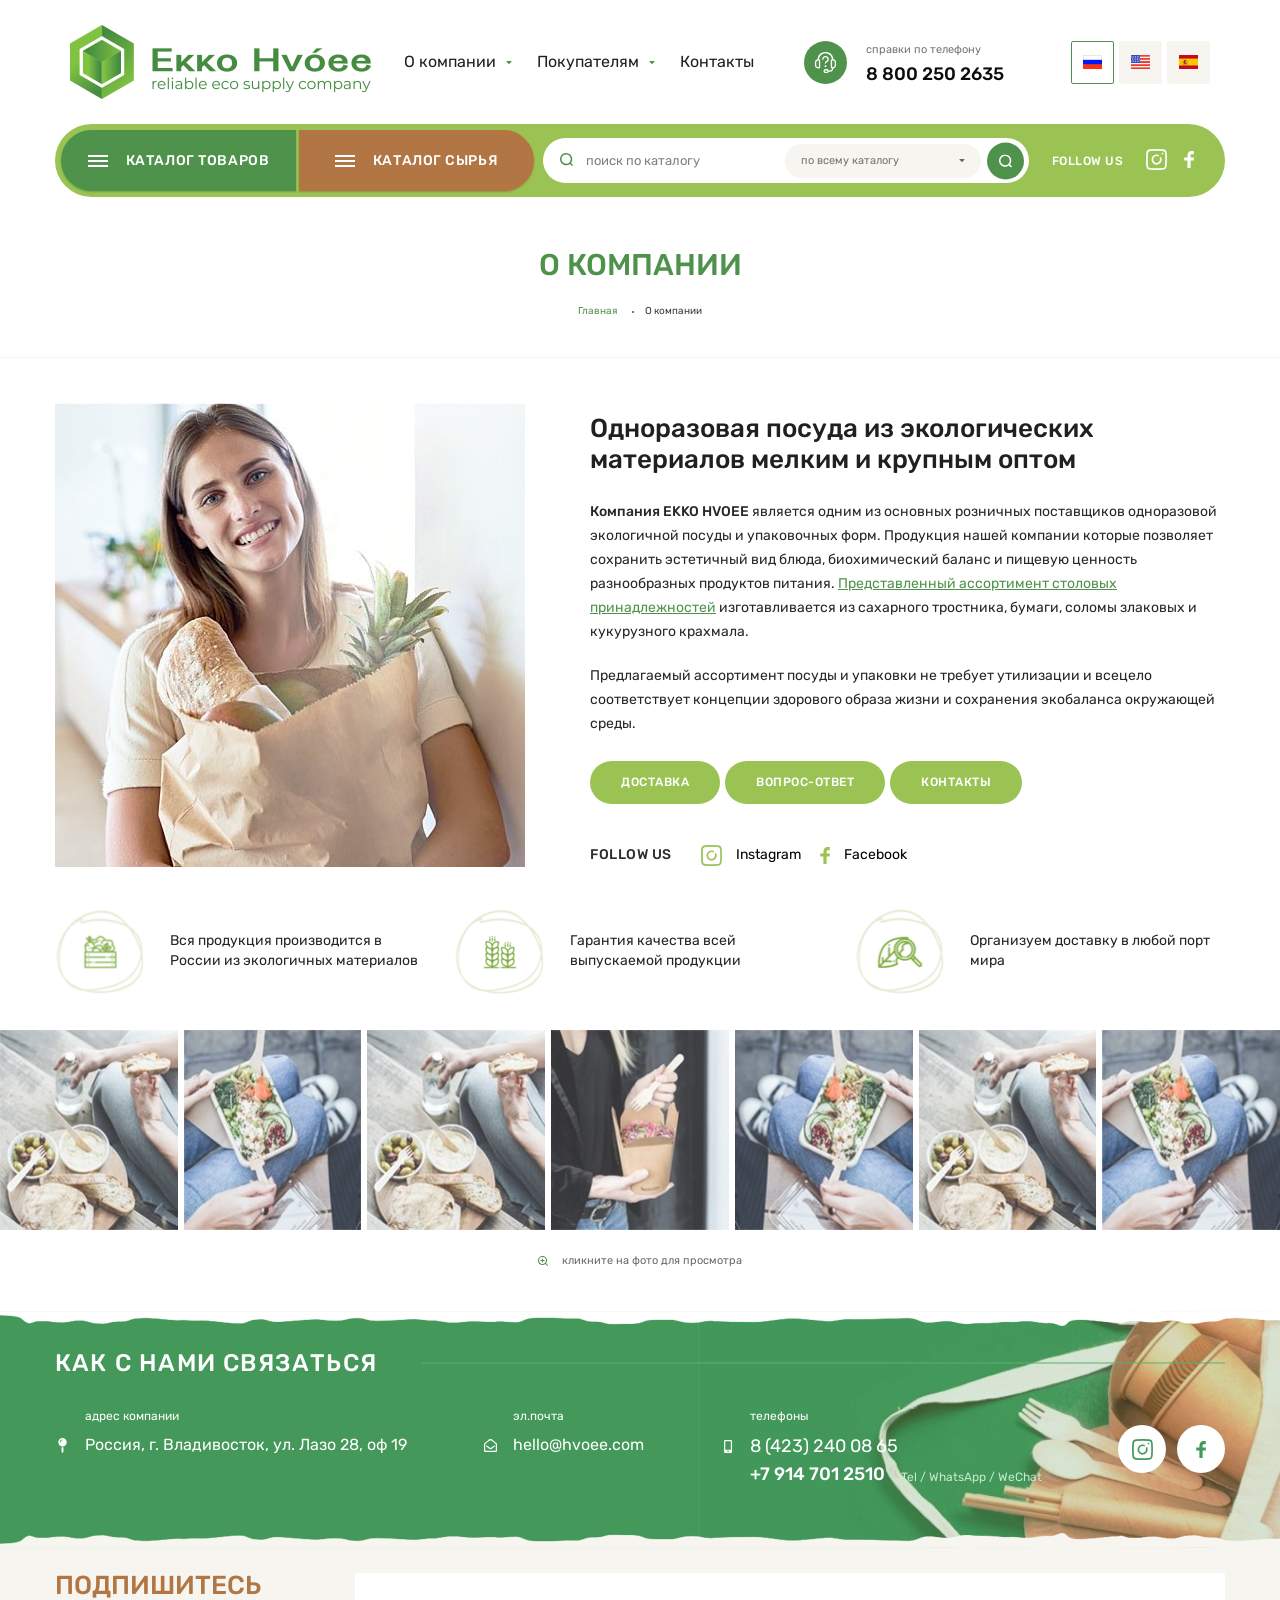
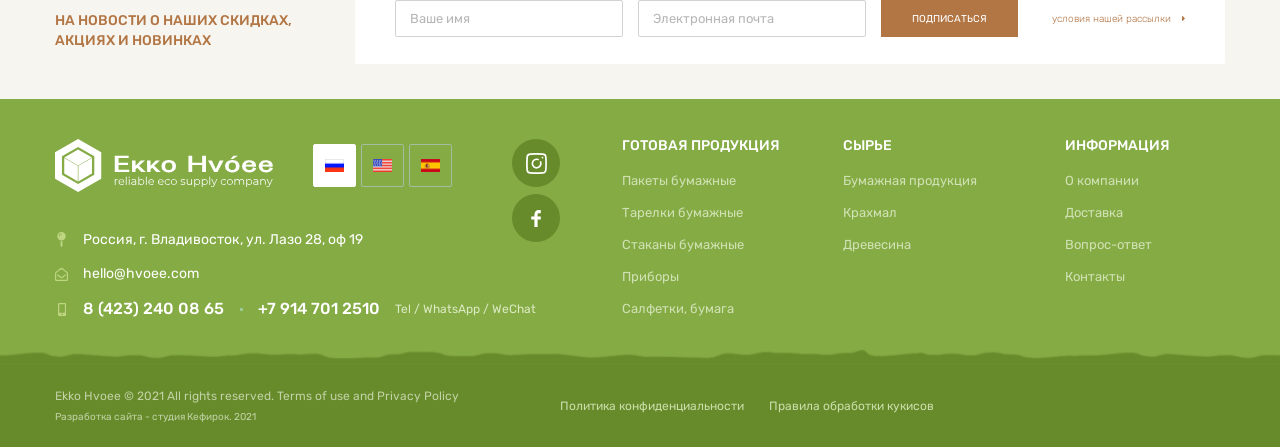
<file: about.html>
<!DOCTYPE html>
<html>

<head>
    <meta charset="UTF-8">
    <meta name="viewport" content="width=device-width, initial-scale=1.0, minimum-scale=1.0, maximum-scale=1.0, user-scalable=no">
    <link rel="stylesheet" href="css/bootstrap.min.css">
    <link rel="stylesheet" href="https://unpkg.com/swiper/swiper-bundle.min.css" />
    <link rel="stylesheet" href="css/nice-select.css">
    <link rel="stylesheet" href="css/jquery.fancybox.min.css">
    <link rel='stylesheet' href='css/jquery.mCustomScrollbar.css' />
    <link rel="stylesheet" href="css/style.css">
    <title>О КОМПАНИИ</title>
</head>

<body>

    <div class="wrapper">
        <div class="content">
            <header class="header">
                <section class='header-top'>
                    <div class='container'>
                        <div class='header-top__inner'>
                            <a href="index.php" class="header__logo">
                                <img src="images/svg/logo.png" alt="">
                            </a>
                            <div class="header-top__center">
                                <div class="header-top__center-inner">
                                    <nav class="nav">
                                        <div class="nav__item">
                                            <div class="nav__item-show">
                                                <span>О компании</span>
                                                <svg width="6" height="3" id="Слой_1" data-name="Слой 1" xmlns="http://www.w3.org/2000/svg" viewBox="0 0 5.81 3.29"><path fill="#50924c" d="M358.53,430.13a.39.39,0,0,1,.27.66l-2.51,2.52a.39.39,0,0,1-.55,0l-2.52-2.52a.39.39,0,0,1,.28-.66Z" transform="translate(-353.11 -430.13)"/></svg>
                                            </div>
                                            <div class="nav__item-hidden">
                                                <div class="nav__item-hidden-inner">
                                                    <a href="">О компании</a>
                                                    <a href="">Доставка</a>
                                                    <a href="">Вопрос-ответ</a>
                                                    <a href="">Контакты</a>
                                                </div>
                                            </div>
                                        </div>
                                        <div class="nav__item">
                                            <div class="nav__item-show">
                                                <span>Покупателям</span>
                                                <svg width="6" height="3" id="Слой_1" data-name="Слой 1" xmlns="http://www.w3.org/2000/svg" viewBox="0 0 5.81 3.29"><path fill="#50924c" d="M358.53,430.13a.39.39,0,0,1,.27.66l-2.51,2.52a.39.39,0,0,1-.55,0l-2.52-2.52a.39.39,0,0,1,.28-.66Z" transform="translate(-353.11 -430.13)"/></svg>
                                            </div>
                                            <div class="nav__item-hidden">
                                                <div class="nav__item-hidden-inner">
                                                    <a href="">О компании</a>
                                                    <a href="">Доставка</a>
                                                    <a href="">Вопрос-ответ</a>
                                                    <a href="">Контакты</a>
                                                </div>
                                            </div>
                                        </div>
                                        <div class="nav__item">
                                            <a href="" class="nav__item-link">Контакты</a>
                                        </div>

                                    </nav>
                                    <div class="header__phone">
                                        <svg width="43" height="43" id="Слой_1" data-name="Слой 1" xmlns="http://www.w3.org/2000/svg" viewBox="0 0 42.65 42.65"><circle fill="#4f924b" cx="21.32" cy="21.32" r="21.32"></circle><path fill="#fff" d="M374.61,393.15a3.09,3.09,0,0,0-2.11-1.76c-.18-.05-.22-.13-.24-.31a7.75,7.75,0,0,0-4.17-6.12,7.36,7.36,0,0,0-3-.88.7.7,0,0,1-.14,0h-1.06l-.14,0a7.36,7.36,0,0,0-2.36.58,7.75,7.75,0,0,0-4.79,6.42.31.31,0,0,1-.26.31,3.27,3.27,0,0,0-2.42,3.12v2.69a3.29,3.29,0,0,0,2.29,3.1,5.5,5.5,0,0,0,1.66.15,1.3,1.3,0,0,0,1.3-1.3q0-3.28,0-6.57A1.5,1.5,0,0,0,359,392a1.28,1.28,0,0,0-1.11-.73,6.54,6.54,0,0,1,13,0l-.23,0a1.28,1.28,0,0,0-1,1.23q0,3.33,0,6.64a1.19,1.19,0,0,0,.67,1.1,5.85,5.85,0,0,0,.63.23,1.91,1.91,0,0,1-1.59,1.87c-.53.07-1.09,0-1.63.05a.22.22,0,0,1-.23-.15,1.82,1.82,0,0,0-1.49-1.13,12.83,12.83,0,0,0-1.64,0,2,2,0,0,0-1.93,1.81,1.92,1.92,0,0,0,1.63,2.08,12.37,12.37,0,0,0,1.61,0,2,2,0,0,0,.55-.08,1.94,1.94,0,0,0,1.34-1.23h1.45a3.27,3.27,0,0,0,3.09-2.3c.1-.33.14-.69.21-1.05l.14-.05a3.23,3.23,0,0,0,2.33-2.36c0-.14.07-.29.1-.43v-3.36A6.86,6.86,0,0,0,374.61,393.15Zm-16.74,6a2.28,2.28,0,0,1-2.12-.65,1.82,1.82,0,0,1-.49-1.23q0-1.38,0-2.76a2,2,0,0,1,1.89-1.9h.72Zm7.87,4.61h-1.29a.66.66,0,1,1,0-1.31h1.29a.66.66,0,1,1,0,1.31Zm7.88-6.52a2,2,0,0,1-1.92,1.93H371v-6.58c.34,0,.67,0,1,.06a1.93,1.93,0,0,1,1.62,1.89Q373.64,395.86,373.62,397.21Z" transform="translate(-343.11 -373.22)"></path><path fill="#fff" d="M364.36,389.3a2,2,0,0,1,2,1.52,1.94,1.94,0,0,1-1.17,2.25,2.07,2.07,0,0,0-1.41,2.08.69.69,0,0,0,.67.71.65.65,0,0,0,.64-.7.8.8,0,0,1,.59-.87,3.27,3.27,0,0,0-1.24-6.3,3.13,3.13,0,0,0-1.5.36,3.24,3.24,0,0,0-1.78,2.9.65.65,0,0,0,.6.67.66.66,0,0,0,.7-.53,1.62,1.62,0,0,0,0-.22A2,2,0,0,1,364.36,389.3Z" transform="translate(-343.11 -373.22)"></path><path fill="#fff" d="M364.44,397.17a1,1,0,0,0-1,1,1,1,0,1,0,2,0A1,1,0,0,0,364.44,397.17Z" transform="translate(-343.11 -373.22)"></path></svg>
                                        <div>
                                            <span class="header__phone-title">справки по телефону</span>
                                            <a href="tel:8 800 250 2635" class="header__phone-link">8 800 250 2635</a>
                                        </div>
                                    </div>
                                </div>
                            </div>
                            <button class="header__burger">
								<span></span>
								<span></span>
								<span></span>
							</button>
                            <div class="header__langs">
                                <div class="header__lang header__lang--active">
                                    <img src="images/svg/flag-rus.png" alt="">
                                </div>
                                <div class="header__lang">
                                    <img src="images/svg/flag-eng.png" alt="">
                                </div>
                                <div class="header__lang">
                                    <img src="images/svg/flag-spn.png" alt="">
                                </div>
                            </div>
                        </div>
                    </div>
                </section>

                <section class='header-bottom'>
                    <div class='container'>
                        <div class='header-bottom__inner'>
                            <div class="header-bottom__left">
                                <div class="header__catalog">
                                    <div class="header__catalog-show">
                                        <div class="header__catalog-burger">
                                            <span></span>
                                            <span></span>
                                            <span></span>
                                        </div>
                                        <span>КАТАЛОГ ТОВАРОВ</span>
                                    </div>
                                    <div class="header__catalog-hidden">
                                        <div class="header__catalog-item">
                                            <div class="header__catalog-item-show">
                                                <span>ПАКЕТЫ БУМАЖНЫЕ</span>
                                                <svg width="5" height="7" id="Слой_1" data-name="Слой 1" xmlns="http://www.w3.org/2000/svg" viewBox="0 0 5.27 9.29"><path fill="#4f924b" d="M295.41,416.76a.63.63,0,0,1,1.07-.45l4,4a.64.64,0,0,1,0,.89l-4,4a.63.63,0,0,1-1.07-.44Z" transform="translate(-295.41 -416.13)"></path></svg>
                                            </div>
                                            <div class="header__catalog-item-hidden">
                                                <a href="">Вилки</a>
                                                <a href="">Ложки</a>
                                                <a href="">Пункт с длинным названием в две строчки</a>
                                                <a href="">Наборы</a>
                                            </div>
                                        </div>
                                        <div class="header__catalog-item">
                                            <div class="header__catalog-item-show">
                                                <span>Тарелки бумажные</span>
                                                <svg width="5" height="7" id="Слой_1" data-name="Слой 1" xmlns="http://www.w3.org/2000/svg" viewBox="0 0 5.27 9.29"><path fill="#4f924b" d="M295.41,416.76a.63.63,0,0,1,1.07-.45l4,4a.64.64,0,0,1,0,.89l-4,4a.63.63,0,0,1-1.07-.44Z" transform="translate(-295.41 -416.13)"></path></svg>
                                            </div>
                                            <div class="header__catalog-item-hidden">
                                                <a href="">Вилки</a>
                                                <a href="">Ложки</a>
                                                <a href="">Пункт с длинным названием в две строчки</a>
                                                <a href="">Наборы</a>
                                            </div>
                                        </div>
                                        <div class="header__catalog-item">
                                            <div class="header__catalog-item-show">
                                                <span>Стаканы бумажные</span>
                                                <svg width="5" height="7" id="Слой_1" data-name="Слой 1" xmlns="http://www.w3.org/2000/svg" viewBox="0 0 5.27 9.29"><path fill="#4f924b" d="M295.41,416.76a.63.63,0,0,1,1.07-.45l4,4a.64.64,0,0,1,0,.89l-4,4a.63.63,0,0,1-1.07-.44Z" transform="translate(-295.41 -416.13)"></path></svg>
                                            </div>
                                            <div class="header__catalog-item-hidden">
                                                <a href="">Вилки</a>
                                                <a href="">Ложки</a>
                                                <a href="">Пункт с длинным названием в две строчки</a>
                                                <a href="">Наборы</a>
                                            </div>
                                        </div>
                                        <div class="header__catalog-item">
                                            <div class="header__catalog-item-show">
                                                <span>Приборы</span>
                                                <svg width="5" height="7" id="Слой_1" data-name="Слой 1" xmlns="http://www.w3.org/2000/svg" viewBox="0 0 5.27 9.29"><path fill="#4f924b" d="M295.41,416.76a.63.63,0,0,1,1.07-.45l4,4a.64.64,0,0,1,0,.89l-4,4a.63.63,0,0,1-1.07-.44Z" transform="translate(-295.41 -416.13)"></path></svg>
                                            </div>
                                            <div class="header__catalog-item-hidden">
                                                <a href="">Вилки</a>
                                                <a href="">Ложки</a>
                                                <a href="">Пункт с длинным названием в две строчки</a>
                                                <a href="">Наборы</a>
                                            </div>
                                        </div>
                                        <div class="header__catalog-item">
                                            <div class="header__catalog-item-show">
                                                <span>Салфетки, бумага</span>
                                            </div>
                                        </div>
                                    </div>
                                </div>
                                <div class="header__catalog header__catalog--brown">
                                    <div class="header__catalog-show">
                                        <div class="header__catalog-burger">
                                            <span></span>
                                            <span></span>
                                            <span></span>
                                        </div>
                                        <span>КАТАЛОГ СЫРЬЯ</span>
                                    </div>
                                    <div class="header__catalog-hidden">
                                        <div class="header__catalog-item">
                                            <div class="header__catalog-item-show">
                                                <span>Бумажная продукция</span>
                                                <svg width="5" height="7" id="Слой_1" data-name="Слой 1" xmlns="http://www.w3.org/2000/svg" viewBox="0 0 5.27 9.29"><path fill="#b27544" d="M295.41,416.76a.63.63,0,0,1,1.07-.45l4,4a.64.64,0,0,1,0,.89l-4,4a.63.63,0,0,1-1.07-.44Z" transform="translate(-295.41 -416.13)"></path></svg>
                                            </div>
                                            <div class="header__catalog-item-hidden">
                                                <a href="">Флютинг</a>
                                                <a href="">Тестлайнер</a>
                                                <a href="">Крафтлайнер</a>
                                                <a href="">Крафтовая бумага</a>
                                            </div>
                                        </div>
                                        <div class="header__catalog-item">
                                            <div class="header__catalog-item-show">
                                                <span>Крахмал</span>
                                            </div>
                                        </div>
                                        <div class="header__catalog-item">
                                            <div class="header__catalog-item-show">
                                                <span>Древесина</span>
                                                <svg width="5" height="7" id="Слой_1" data-name="Слой 1" xmlns="http://www.w3.org/2000/svg" viewBox="0 0 5.27 9.29"><path fill="#b27544" d="M295.41,416.76a.63.63,0,0,1,1.07-.45l4,4a.64.64,0,0,1,0,.89l-4,4a.63.63,0,0,1-1.07-.44Z" transform="translate(-295.41 -416.13)"></path></svg>
                                            </div>
                                            <div class="header__catalog-item-hidden">
                                                <a href="">Флютинг</a>
                                                <a href="">Тестлайнер</a>
                                                <a href="">Крафтлайнер</a>
                                                <a href="">Крафтовая бумага</a>
                                            </div>
                                        </div>
                                    </div>
                                </div>
                            </div>
                            <div class="header-bottom__right">
                                <div class="header__search">
                                    <i>
										<svg width="13" height="13" id="Слой_1" data-name="Слой 1" xmlns="http://www.w3.org/2000/svg" viewBox="0 0 13.03 12.99"><path fill="#4f924b" d="M370.44,401.18a2,2,0,0,0,.32-.22,1.63,1.63,0,0,0,.49-.72l-1.93-1.93a.72.72,0,0,0-.15-.11,6.13,6.13,0,1,0-1,1,.49.49,0,0,0,.1.15l1.9,1.91ZM364.33,399A4.65,4.65,0,1,1,369,394.4,4.66,4.66,0,0,1,364.33,399Z" transform="translate(-358.23 -388.27)"/></svg>
									</i>
                                    <input type="text" placeholder="поиск по каталогу">
                                    <button class="header__search-btn">
										<svg width="13" height="13" id="Слой_1" data-name="Слой 1" xmlns="http://www.w3.org/2000/svg" viewBox="0 0 13.03 12.99"><path fill="#fff" d="M370.44,401.18a2,2,0,0,0,.32-.22,1.63,1.63,0,0,0,.49-.72l-1.93-1.93a.72.72,0,0,0-.15-.11,6.13,6.13,0,1,0-1,1,.49.49,0,0,0,.1.15l1.9,1.91ZM364.33,399A4.65,4.65,0,1,1,369,394.4,4.66,4.66,0,0,1,364.33,399Z" transform="translate(-358.23 -388.27)"/></svg>
									</button>
                                    <div class="header__search-select">
                                        <div class="header__search-select-show">
                                            <span>по всему каталогу</span>
                                            <svg width="6" height="3" id="Слой_1" data-name="Слой 1" xmlns="http://www.w3.org/2000/svg" viewBox="0 0 5.81 3.29"><path fill="#686868" d="M358.53,430.13a.39.39,0,0,1,.27.66l-2.51,2.52a.39.39,0,0,1-.55,0l-2.52-2.52a.39.39,0,0,1,.28-.66Z" transform="translate(-353.11 -430.13)"></path></svg>
                                        </div>
                                        <div class="header__search-select-hidden">
                                            <div class="header__search-select-item header__search-select-item--active">
                                                <div class="header__search-select-item-title">по всему каталогу</div>
                                            </div>
                                            <div class="header__search-select-item">
                                                <div class="header__search-select-item-title">Пакеты бумажные</div>
                                                <a href="" class="header__search-select-item-link">Пакеты без ручек</a>
                                                <a href="" class="header__search-select-item-link">Пакеты с кручеными ручками</a>
                                                <a href="" class="header__search-select-item-link">Пакеты с плоскими ручками</a>
                                            </div>
                                            <div class="header__search-select-item">
                                                <div class="header__search-select-item-title">Тарелки бумажные</div>
                                                <a href="" class="header__search-select-item-link">Плоские тарелки</a>
                                                <a href="" class="header__search-select-item-link">Глубокие тарелки</a>
                                            </div>
                                            <div class="header__search-select-item">
                                                <div class="header__search-select-item-title">Стаканы бумажные</div>
                                                <a href="" class="header__search-select-item-link">Стаканы для горячих напитков</a>
                                                <a href="" class="header__search-select-item-link">Стаканы для холодных напитков</a>
                                            </div>
                                            <div class="header__search-select-item">
                                                <div class="header__search-select-item-title">Приборы</div>
                                                <a href="" class="header__search-select-item-link">Вилки</a>
                                                <a href="" class="header__search-select-item-link">Ложки</a>
                                                <a href="" class="header__search-select-item-link">Ножи</a>
                                                <a href="" class="header__search-select-item-link">Наборы</a>
                                            </div>
                                            <div class="header__search-select-item">
                                                <div class="header__search-select-item-title">Салфетки, бумага</div>
                                            </div>
















                                        </div>
                                    </div>
                                </div>
                                <div class="header__socials">
                                    <span>FOLLOW US</span>
                                    <a href="">
                                        <svg width="21" height="21" id="Слой_1" data-name="Слой 1" xmlns="http://www.w3.org/2000/svg" viewBox="0 0 21.02 21.11"><g id="ig_instagram_insta_photo" data-name="ig instagram insta photo"><path fill="#fff" d="M301.88,418.52a.86.86,0,0,0-.5,1.11h0a3.42,3.42,0,1,1-2-2,.85.85,0,0,0,1.1-.49.86.86,0,0,0-.49-1.11,5.13,5.13,0,1,0,3,2.95.86.86,0,0,0-1.11-.49Z" transform="translate(-287.56 -410.27)"/><circle fill="#fff" cx="16.49" cy="4.56" r="0.86"/><path fill="#fff" d="M308.34,414.82a4.29,4.29,0,0,0-4.2-4.28h0a65.76,65.76,0,0,0-12.07,0,4.29,4.29,0,0,0-4.28,4.21,80.91,80.91,0,0,0,0,12.06,4.29,4.29,0,0,0,4.2,4.28h0c2,.18,4.05.29,6.08.29s4-.1,6-.29a4.29,4.29,0,0,0,4.24-4.21A75.87,75.87,0,0,0,308.34,414.82Zm-1.71,12a2.57,2.57,0,0,1-2.57,2.56H304a60.66,60.66,0,0,1-11.9,0,2.55,2.55,0,0,1-2.56-2.56v-.07a79,79,0,0,1,0-11.92,2.56,2.56,0,0,1,2.56-2.57h.08q2.94-.27,5.91-.28t6,.28a2.55,2.55,0,0,1,2.57,2.56v.07A74.12,74.12,0,0,1,306.63,426.81Z" transform="translate(-287.56 -410.27)"/></g></svg>
                                    </a>
                                    <a href="">
                                        <svg width="10" height="17" id="Слой_1" data-name="Слой 1" xmlns="http://www.w3.org/2000/svg" viewBox="0 0 9 16"><path fill="#fff" d="M299.57,418.78h3v3h-3v7h-3v-7h-3v-3h3v-1.26a5.69,5.69,0,0,1,1.12-3.51,3.63,3.63,0,0,1,2.79-1.23h2.09v3h-2.1a.9.9,0,0,0-.9.9Z" transform="translate(-293.57 -412.78)"/></svg>
                                    </a>
                                </div>
                            </div>
                        </div>
                    </div>
                </section>
            </header>



            <div class="breadcrumbs">
                <div class="container">
                    <h1 class="breadcrumbs__title">О КОМПАНИИ</h1>
                    <div class='breadcrumbs__wrap'>
                        <a class='breadcrumbs__item' href='index.php'>
							Главная
						</a>
                        <span class='breadcrumbs__item'>
							О компании
						</span>
                    </div>

                </div>
            </div>

            <section class="company">
                <div class="container">
                    <div class="company__inner">
                        <div class="company__left">
                            <img src="images/girl.jpg" alt="">
                        </div>
                        <div class="company__right">
                            <h2 class="company__title">Одноразовая посуда из экологических материалов мелким и крупным оптом</h2>
                            <p> <strong>Компания EKKO HVOEE</strong> является одним из основных розничных поставщиков одноразовой экологичной посуды и упаковочных форм. Продукция нашей компании которые позволяет сохранить эстетичный вид блюда, биохимический
                                баланс и пищевую ценность разнообразных продуктов питания. <a href="">Представленный ассортимент столовых принадлежностей</a> изготавливается из сахарного тростника, бумаги, соломы злаковых и кукурузного крахмала.</p>
                            <p>Предлагаемый ассортимент посуды и упаковки не требует утилизации и всецело соответствует концепции здорового образа жизни и сохранения экобаланса окружающей среды.</p>
                            <div class="company__button">
                                <a href="" class="info__btn btn btn-green btn-rounded">
                                    <span>ДОСТАВКА</span>
                                </a>
                                <a href="" class="info__btn btn btn-green btn-rounded">
                                    <span>ВОПРОС-ОТВЕТ</span>
                                </a>
                                <a href="" class="info__btn btn btn-green btn-rounded">
                                    <span>КОНТАКТЫ</span>
                                </a>
                            </div>
                            <div class="company__socials">
                                <span class="company__socials-title">FOLLOW US</span>
                                <div class="company__socials-link">
                                    <a class="company__socials-item" href="">
                                        <svg width="21" height="21" id="Слой_1" data-name="Слой 1" xmlns="http://www.w3.org/2000/svg" viewBox="0 0 21.02 21.11">
											<g id="ig_instagram_insta_photo" data-name="ig instagram insta photo">
												<path fill="#fff" d="M301.88,418.52a.86.86,0,0,0-.5,1.11h0a3.42,3.42,0,1,1-2-2,.85.85,0,0,0,1.1-.49.86.86,0,0,0-.49-1.11,5.13,5.13,0,1,0,3,2.95.86.86,0,0,0-1.11-.49Z" transform="translate(-287.56 -410.27)"></path>
												<circle fill="#fff" cx="16.49" cy="4.56" r="0.86"></circle>
												<path fill="#fff" d="M308.34,414.82a4.29,4.29,0,0,0-4.2-4.28h0a65.76,65.76,0,0,0-12.07,0,4.29,4.29,0,0,0-4.28,4.21,80.91,80.91,0,0,0,0,12.06,4.29,4.29,0,0,0,4.2,4.28h0c2,.18,4.05.29,6.08.29s4-.1,6-.29a4.29,4.29,0,0,0,4.24-4.21A75.87,75.87,0,0,0,308.34,414.82Zm-1.71,12a2.57,2.57,0,0,1-2.57,2.56H304a60.66,60.66,0,0,1-11.9,0,2.55,2.55,0,0,1-2.56-2.56v-.07a79,79,0,0,1,0-11.92,2.56,2.56,0,0,1,2.56-2.57h.08q2.94-.27,5.91-.28t6,.28a2.55,2.55,0,0,1,2.57,2.56v.07A74.12,74.12,0,0,1,306.63,426.81Z" transform="translate(-287.56 -410.27)"></path>
											</g>
										</svg>
                                        <span>Instagram</span>
                                    </a>
                                    <a class="company__socials-item" href="">
                                        <svg width="10" height="17" id="Слой_1" data-name="Слой 1" xmlns="http://www.w3.org/2000/svg" viewBox="0 0 9 16">
											<path fill="#fff" d="M299.57,418.78h3v3h-3v7h-3v-7h-3v-3h3v-1.26a5.69,5.69,0,0,1,1.12-3.51,3.63,3.63,0,0,1,2.79-1.23h2.09v3h-2.1a.9.9,0,0,0-.9.9Z" transform="translate(-293.57 -412.78)"></path>
										</svg>
                                        <span>Facebook</span>
                                    </a>
                                </div>
                            </div>
                        </div>
                    </div>
                    <div class="advantages__items advantages__items--about">
                        <div class="advantages__item">
                            <div class="advantages__item-img">
                                <img src="images/advantage1.png" alt="">
                            </div>
                            <div class="advantages__item-title">Вся продукция производится в России из экологичных материалов</div>
                        </div>
                        <div class="advantages__item">
                            <div class="advantages__item-img">
                                <img src="images/advantage2.png" alt="">
                            </div>
                            <div class="advantages__item-title">Гарантия качества всей выпускаемой продукции</div>
                        </div>
                        <div class="advantages__item">
                            <div class="advantages__item-img">
                                <img src="images/advantage3.png" alt="">
                            </div>
                            <div class="advantages__item-title">Организуем доставку в любой порт мира</div>
                        </div>
                    </div>
                </div>
                <div class="company__gallery">
                    <a class="company__gallery-img" data-fancybox='gallery' href='images/svg/gallery1.jpg'>
                        <img src='images/svg/gallery1.jpg' alt=''>
                    </a>
                    <a data-fancybox='gallery' href='images/svg/gallery2.jpg'>
                        <img src='images/svg/gallery2.jpg' alt=''>
                    </a>
                    <a data-fancybox='gallery' href='images/svg/gallery6.jpg'>
                        <img src='images/svg/gallery6.jpg' alt=''>
                    </a>
                    <a data-fancybox='gallery' href='images/svg/gallery4.jpg'>
                        <img src='images/svg/gallery4.jpg' alt=''>
                    </a>
                    <a data-fancybox='gallery' href='images/svg/gallery5.jpg'>
                        <img src='images/svg/gallery5.jpg' alt=''>
                    </a>
                    <a data-fancybox='gallery' href='images/svg/gallery6.jpg'>
                        <img src='images/svg/gallery6.jpg' alt=''>
                    </a>
                    <a data-fancybox='gallery' href='images/svg/gallery7.jpg'>
                        <img src='images/svg/gallery7.jpg' alt=''>
                    </a>

                </div>
                <div class="company__gallery-hint">
                    <svg width="10" height="10" id="Слой_1" data-name="Слой 1" xmlns="http://www.w3.org/2000/svg" viewBox="0 0 9.92 9.92">
						<path fill="#4f924b" d="M360.8,435.9,359,434.08a4.47,4.47,0,1,0-.7.7l1.82,1.83a.54.54,0,0,0,.35.14.5.5,0,0,0,.35-.85ZM352,431.3a3.47,3.47,0,1,1,6.94,0,3.43,3.43,0,0,1-1,2.44h0A3.47,3.47,0,0,1,352,431.3Z" transform="translate(-351.03 -426.83)"></path>
						<path fill="#4f924b" d="M357,430.8h-1v-1a.5.5,0,1,0-1,0v1h-1a.5.5,0,1,0,0,1h1v1a.5.5,0,1,0,1,0v-1h1a.5.5,0,1,0,0-1Z" transform="translate(-351.03 -426.83)"></path>
					</svg>
                    <span>кликните на фото для просмотра</span>
                </div>
            </section>


            <section class='contact-us'>
                <img src="images/about_bg.jpg" alt="" class="contact-us__bg">
                <div class='container'>
                    <div class="contact-us__title">
                        <span>КАК С НАМИ СВЯЗАТЬСЯ</span>
                    </div>
                    <div class='contact-us__inner'>
                        <div class="contact-us__item">
                            <div class="contact-us__item-title">адрес компании</div>
                            <div class="contact-us__item-address">
                                <i>
									<svg width="9" height="15" id="Слой_1" data-name="Слой 1" xmlns="http://www.w3.org/2000/svg" viewBox="0 0 7.88 14">
										<path fill="#fff" d="M281.14,422.72a3.94,3.94,0,1,1-3.94-3.94A3.94,3.94,0,0,1,281.14,422.72Zm-3.61-2.19a.33.33,0,0,0-.33-.33,2.51,2.51,0,0,0-2.51,2.52.32.32,0,0,0,.32.33.33.33,0,0,0,.33-.33,1.86,1.86,0,0,1,1.86-1.86A.33.33,0,0,0,277.53,420.53Zm-.33,7a5.14,5.14,0,0,0,.88-.08v4.28l-.61.91a.33.33,0,0,1-.54,0l-.6-.91v-4.28A4.94,4.94,0,0,0,277.2,427.53Z" transform="translate(-273.26 -418.78)"></path>
									</svg>
								</i>
                                <span>Россия, г. Владивосток, ул. Лазо 28, оф 19</span>
                            </div>
                        </div>
                        <div class="contact-us__item">
                            <div class="contact-us__item-title">эл.почта</div>
                            <a href="mailto:hello@hvoee.com" class="contact-us__item-mail">
                                <i>
									<svg width="13" height="13" id="Слой_1" data-name="Слой 1" xmlns="http://www.w3.org/2000/svg" viewBox="0 0 12 12">
										<path fill="#fff" d="M283.2,424.53v6.15a1.13,1.13,0,0,1-1.12,1.13h-9.75a1.13,1.13,0,0,1-1.13-1.13v-6.15a1.13,1.13,0,0,1,.41-.87l3.17-2.54a2.89,2.89,0,0,1,4.84,0c.55.43,3.06,2.45,3.17,2.54A1.13,1.13,0,0,1,283.2,424.53Zm-1.12.07a.11.11,0,0,0-.06-.11l-3.1-2.5c-.41-.32-1.16-1.06-1.72-1.06s-1.29.73-1.72,1.06l-3.1,2.5s-.05.06-.05.11v5.94a.14.14,0,0,0,.14.14h9.47a.14.14,0,0,0,.14-.14Zm-.79,1.94c-.68.54-1.39,1.12-1.67,1.33a4.26,4.26,0,0,1-2.42,1.31,4.31,4.31,0,0,1-2.42-1.31l-1.66-1.33a.28.28,0,0,1,0-.4l.35-.43a.29.29,0,0,1,.4,0l1.65,1.32c.41.33,1.17,1.07,1.72,1.07s1.3-.73,1.72-1.07l1.66-1.32a.27.27,0,0,1,.39,0l.36.43A.29.29,0,0,1,281.29,426.54Z" transform="translate(-271.2 -419.81)"></path>
									</svg>
								</i>
                                <span>hello@hvoee.com</span>
                            </a>
                        </div>
                        <div class="contact-us__item">
                            <div class="contact-us__item-title">телефоны</div>
                            <a href="" class="contact-us__item-phone">
                                <i>
									<svg width="8" height="13" id="Слой_1" data-name="Слой 1" xmlns="http://www.w3.org/2000/svg" viewBox="0 0 7.5 12">
										<path fill="#fff" d="M281,420.93v9.75a1.13,1.13,0,0,1-1.12,1.13h-5.25a1.13,1.13,0,0,1-1.13-1.13v-9.75a1.12,1.12,0,0,1,1.13-1.12h5.25A1.12,1.12,0,0,1,281,420.93Zm-1.12.28a.29.29,0,0,0-.29-.28h-4.68a.28.28,0,0,0-.28.28v7.32a.28.28,0,0,0,.28.28h4.68a.29.29,0,0,0,.29-.28Zm-1.88,9.1a.75.75,0,0,0-1.5,0,.75.75,0,0,0,1.5,0Z" transform="translate(-273.45 -419.81)"></path>
									</svg>
								</i>
                                <span>8 (423) 240 08 65</span>
                            </a>
                            <div class="contact-us__item-whatsapp">
                                <a href="">+7 914 701 2510</a>
                                <span>Tel / WhatsApp / WeChat</span>
                            </div>
                        </div>
                        <div class="contact-us__socials">
                            <a href="" class="contact-us__socials-item">
                                <svg width="21" height="21" id="Слой_1" data-name="Слой 1" xmlns="http://www.w3.org/2000/svg" viewBox="0 0 21.02 21.11">
									<g id="ig_instagram_insta_photo" data-name="ig instagram insta photo">
										<path fill="#43985b" d="M301.88,418.52a.86.86,0,0,0-.5,1.11h0a3.42,3.42,0,1,1-2-2,.85.85,0,0,0,1.1-.49.86.86,0,0,0-.49-1.11,5.13,5.13,0,1,0,3,2.95.86.86,0,0,0-1.11-.49Z" transform="translate(-287.56 -410.27)"></path>
										<circle fill="#43985b" cx="16.49" cy="4.56" r="0.86"></circle>
										<path fill="#43985b" d="M308.34,414.82a4.29,4.29,0,0,0-4.2-4.28h0a65.76,65.76,0,0,0-12.07,0,4.29,4.29,0,0,0-4.28,4.21,80.91,80.91,0,0,0,0,12.06,4.29,4.29,0,0,0,4.2,4.28h0c2,.18,4.05.29,6.08.29s4-.1,6-.29a4.29,4.29,0,0,0,4.24-4.21A75.87,75.87,0,0,0,308.34,414.82Zm-1.71,12a2.57,2.57,0,0,1-2.57,2.56H304a60.66,60.66,0,0,1-11.9,0,2.55,2.55,0,0,1-2.56-2.56v-.07a79,79,0,0,1,0-11.92,2.56,2.56,0,0,1,2.56-2.57h.08q2.94-.27,5.91-.28t6,.28a2.55,2.55,0,0,1,2.57,2.56v.07A74.12,74.12,0,0,1,306.63,426.81Z" transform="translate(-287.56 -410.27)"></path>
									</g>
								</svg>
                            </a>
                            <a href="" class="contact-us__socials-item">
                                <svg width="10" height="17" id="Слой_1" data-name="Слой 1" xmlns="http://www.w3.org/2000/svg" viewBox="0 0 9 16">
									<path fill="#43985b" d="M299.57,418.78h3v3h-3v7h-3v-7h-3v-3h3v-1.26a5.69,5.69,0,0,1,1.12-3.51,3.63,3.63,0,0,1,2.79-1.23h2.09v3h-2.1a.9.9,0,0,0-.9.9Z" transform="translate(-293.57 -412.78)"></path>
								</svg>
                            </a>
                        </div>
                    </div>
                </div>
            </section>

            <section class='follow'>
                <div class='container'>
                    <div class='follow__inner'>
                        <div class="follow__left">
                            <div class="follow__title">ПОДПИШИТЕСЬ</div>
                            <div class="follow__subtitle">на новости о наших скидках, акциях и новинках</div>
                        </div>
                        <div class="follow__right">
                            <form class="follow__form">
                                <div class="follow__form-group">
                                    <input type="text" placeholder="Ваше имя">
                                </div>
                                <div class="follow__form-group">
                                    <input type="email" placeholder="Электронная почта">
                                </div>
                                <button class="follow__form-btn btn-brown">ПОДПИСАТЬСЯ</button>
                            </form>
                            <a href="" class="follow__link">
                                <span>условия нашей рассылки</span>
                                <svg width="3" height="5" id="Слой_1" data-name="Слой 1" xmlns="http://www.w3.org/2000/svg" viewBox="0 0 5.27 9.29">
									<path fill="#b27544" d="M295.41,416.76a.63.63,0,0,1,1.07-.45l4,4a.64.64,0,0,1,0,.89l-4,4a.63.63,0,0,1-1.07-.44Z" transform="translate(-295.41 -416.13)"></path>
								</svg>
                            </a>
                        </div>
                    </div>
                </div>
            </section>

        </div>

        <footer class='footer'>
            <section class='footer-top'>
                <div class='container'>
                    <div class='footer-top__inner'>
                        <div class="footer__col">
                            <div class="footer__head">
                                <a href="" class="footer__logo">
                                    <img src="images/svg/footer-logo.svg" alt="">
                                </a>
                                <div class="footer__langs">
                                    <div class="footer__lang footer__lang--active">
                                        <img src="images/svg/flag-rus.png" alt="">
                                    </div>
                                    <div class="footer__lang">
                                        <img src="images/svg/flag-eng.png" alt="">
                                    </div>
                                    <div class="footer__lang">
                                        <img src="images/svg/flag-spn.png" alt="">
                                    </div>
                                </div>
                            </div>
                            <div class="footer__socials">
                                <a href="" class="footer__socials-item">
                                    <svg width="21" height="21" id="Слой_1" data-name="Слой 1" xmlns="http://www.w3.org/2000/svg" viewBox="0 0 21.02 21.11">
										<g id="ig_instagram_insta_photo" data-name="ig instagram insta photo">
											<path fill="#fff" d="M301.88,418.52a.86.86,0,0,0-.5,1.11h0a3.42,3.42,0,1,1-2-2,.85.85,0,0,0,1.1-.49.86.86,0,0,0-.49-1.11,5.13,5.13,0,1,0,3,2.95.86.86,0,0,0-1.11-.49Z" transform="translate(-287.56 -410.27)"></path>
											<circle fill="#fff" cx="16.49" cy="4.56" r="0.86"></circle>
											<path fill="#fff" d="M308.34,414.82a4.29,4.29,0,0,0-4.2-4.28h0a65.76,65.76,0,0,0-12.07,0,4.29,4.29,0,0,0-4.28,4.21,80.91,80.91,0,0,0,0,12.06,4.29,4.29,0,0,0,4.2,4.28h0c2,.18,4.05.29,6.08.29s4-.1,6-.29a4.29,4.29,0,0,0,4.24-4.21A75.87,75.87,0,0,0,308.34,414.82Zm-1.71,12a2.57,2.57,0,0,1-2.57,2.56H304a60.66,60.66,0,0,1-11.9,0,2.55,2.55,0,0,1-2.56-2.56v-.07a79,79,0,0,1,0-11.92,2.56,2.56,0,0,1,2.56-2.57h.08q2.94-.27,5.91-.28t6,.28a2.55,2.55,0,0,1,2.57,2.56v.07A74.12,74.12,0,0,1,306.63,426.81Z" transform="translate(-287.56 -410.27)"></path>
										</g>
									</svg>
                                </a>
                                <a href="" class="footer__socials-item">
                                    <svg width="10" height="17" id="Слой_1" data-name="Слой 1" xmlns="http://www.w3.org/2000/svg" viewBox="0 0 9 16">
										<path fill="#fff" d="M299.57,418.78h3v3h-3v7h-3v-7h-3v-3h3v-1.26a5.69,5.69,0,0,1,1.12-3.51,3.63,3.63,0,0,1,2.79-1.23h2.09v3h-2.1a.9.9,0,0,0-.9.9Z" transform="translate(-293.57 -412.78)"></path>
									</svg>
                                </a>
                            </div>
                            <div class="footer__info">
                                <div class="footer__address">
                                    <i>
										<svg width="9" height="15" id="Слой_1" data-name="Слой 1" xmlns="http://www.w3.org/2000/svg" viewBox="0 0 7.88 14">
											<path fill="#bed681" d="M281.14,422.72a3.94,3.94,0,1,1-3.94-3.94A3.94,3.94,0,0,1,281.14,422.72Zm-3.61-2.19a.33.33,0,0,0-.33-.33,2.51,2.51,0,0,0-2.51,2.52.32.32,0,0,0,.32.33.33.33,0,0,0,.33-.33,1.86,1.86,0,0,1,1.86-1.86A.33.33,0,0,0,277.53,420.53Zm-.33,7a5.14,5.14,0,0,0,.88-.08v4.28l-.61.91a.33.33,0,0,1-.54,0l-.6-.91v-4.28A4.94,4.94,0,0,0,277.2,427.53Z" transform="translate(-273.26 -418.78)" />
										</svg>
									</i>
                                    <span>Россия, г. Владивосток, ул. Лазо 28, оф 19</span>
                                </div>
                                <a href="mailto:hello@hvoee.com" class="footer__mail">
                                    <i>
										<svg width="13" height="13" id="Слой_1" data-name="Слой 1" xmlns="http://www.w3.org/2000/svg" viewBox="0 0 12 12">
											<path fill="#bed681" d="M283.2,424.53v6.15a1.13,1.13,0,0,1-1.12,1.13h-9.75a1.13,1.13,0,0,1-1.13-1.13v-6.15a1.13,1.13,0,0,1,.41-.87l3.17-2.54a2.89,2.89,0,0,1,4.84,0c.55.43,3.06,2.45,3.17,2.54A1.13,1.13,0,0,1,283.2,424.53Zm-1.12.07a.11.11,0,0,0-.06-.11l-3.1-2.5c-.41-.32-1.16-1.06-1.72-1.06s-1.29.73-1.72,1.06l-3.1,2.5s-.05.06-.05.11v5.94a.14.14,0,0,0,.14.14h9.47a.14.14,0,0,0,.14-.14Zm-.79,1.94c-.68.54-1.39,1.12-1.67,1.33a4.26,4.26,0,0,1-2.42,1.31,4.31,4.31,0,0,1-2.42-1.31l-1.66-1.33a.28.28,0,0,1,0-.4l.35-.43a.29.29,0,0,1,.4,0l1.65,1.32c.41.33,1.17,1.07,1.72,1.07s1.3-.73,1.72-1.07l1.66-1.32a.27.27,0,0,1,.39,0l.36.43A.29.29,0,0,1,281.29,426.54Z" transform="translate(-271.2 -419.81)" />
										</svg>
									</i>
                                    <span>hello@hvoee.com</span>
                                </a>
                                <div class="footer__phones">
                                    <a href="tel:8 (423) 240 08 65" class="footer__phone">
                                        <i>
											<svg width="8" height="13" id="Слой_1" data-name="Слой 1" xmlns="http://www.w3.org/2000/svg" viewBox="0 0 7.5 12">
												<path fill="#bed681" d="M281,420.93v9.75a1.13,1.13,0,0,1-1.12,1.13h-5.25a1.13,1.13,0,0,1-1.13-1.13v-9.75a1.12,1.12,0,0,1,1.13-1.12h5.25A1.12,1.12,0,0,1,281,420.93Zm-1.12.28a.29.29,0,0,0-.29-.28h-4.68a.28.28,0,0,0-.28.28v7.32a.28.28,0,0,0,.28.28h4.68a.29.29,0,0,0,.29-.28Zm-1.88,9.1a.75.75,0,0,0-1.5,0,.75.75,0,0,0,1.5,0Z" transform="translate(-273.45 -419.81)" />
											</svg>
										</i>
                                        <span>8 (423) 240 08 65</span>
                                    </a>
                                    <a href="tel:+7 914 701 2510" class="footer__whatsapp">
                                        <i></i>
                                        <strong>+7 914 701 2510</strong>
                                        <span>Tel / WhatsApp / WeChat</span>
                                    </a>
                                </div>
                            </div>

                        </div>
                        <div class="footer__col">
                            <div class="footer__title">ГОТОВАЯ ПРОДУКЦИЯ</div>
                            <a href="" class="footer__link">Пакеты бумажные</a>
                            <a href="" class="footer__link">Тарелки бумажные</a>
                            <a href="" class="footer__link">Стаканы бумажные</a>
                            <a href="" class="footer__link">Приборы</a>
                            <a href="" class="footer__link">Салфетки, бумага</a>
                        </div>
                        <div class="footer__col">
                            <div class="footer__title">СЫРЬЕ</div>
                            <a href="" class="footer__link">Бумажная продукция</a>
                            <a href="" class="footer__link">Крахмал</a>
                            <a href="" class="footer__link">Древесина</a>
                        </div>
                        <div class="footer__col">
                            <div class="footer__title">ИНФОРМАЦИЯ</div>
                            <a href="" class="footer__link">О компании</a>
                            <a href="" class="footer__link">Доставка</a>
                            <a href="" class="footer__link">Вопрос-ответ</a>
                            <a href="" class="footer__link">Контакты</a>
                        </div>
                    </div>
                </div>
            </section>
            <section class='footer-bottom'>
                <div class='container'>
                    <div class='footer-bottom__inner'>
                        <div class="footer__col">
                            <div class="footer__privacy">Ekko Hvoee © 2021 All rights reserved. Terms of use and Privacy Policy</div>
                            <div class="footer__by">
                                Разработка сайта - <a href="http://www.kefirok.ru" target="_blank"> студия Кефирок</a>. 2021
                            </div>
                        </div>
                        <div class="footer-bottom__info">
                            <a href="" class="footer-bottom__link">Политика конфиденциальности</a>
                            <a href="" class="footer-bottom__link">Правила обработки кукисов</a>
                        </div>
                    </div>
                </div>
            </section>
        </footer>

        <script src="js/jquery-1.11.3.min.js"></script>
        <script src="js/jquery.nice-select.min.js"></script>
        <script src="js/jquery.maskedinput.min.js"></script>
        <script src="js/bootstrap.min.js"></script>
        <script src="js/jquery.fancybox.min.js"></script>
        <script src='js/jquery.mCustomScrollbar.concat.min.js'></script>
        <script src="js/swiper.js"></script>
        <script src="js/index.js"></script>
    </div>





</body>

</html>
</file>
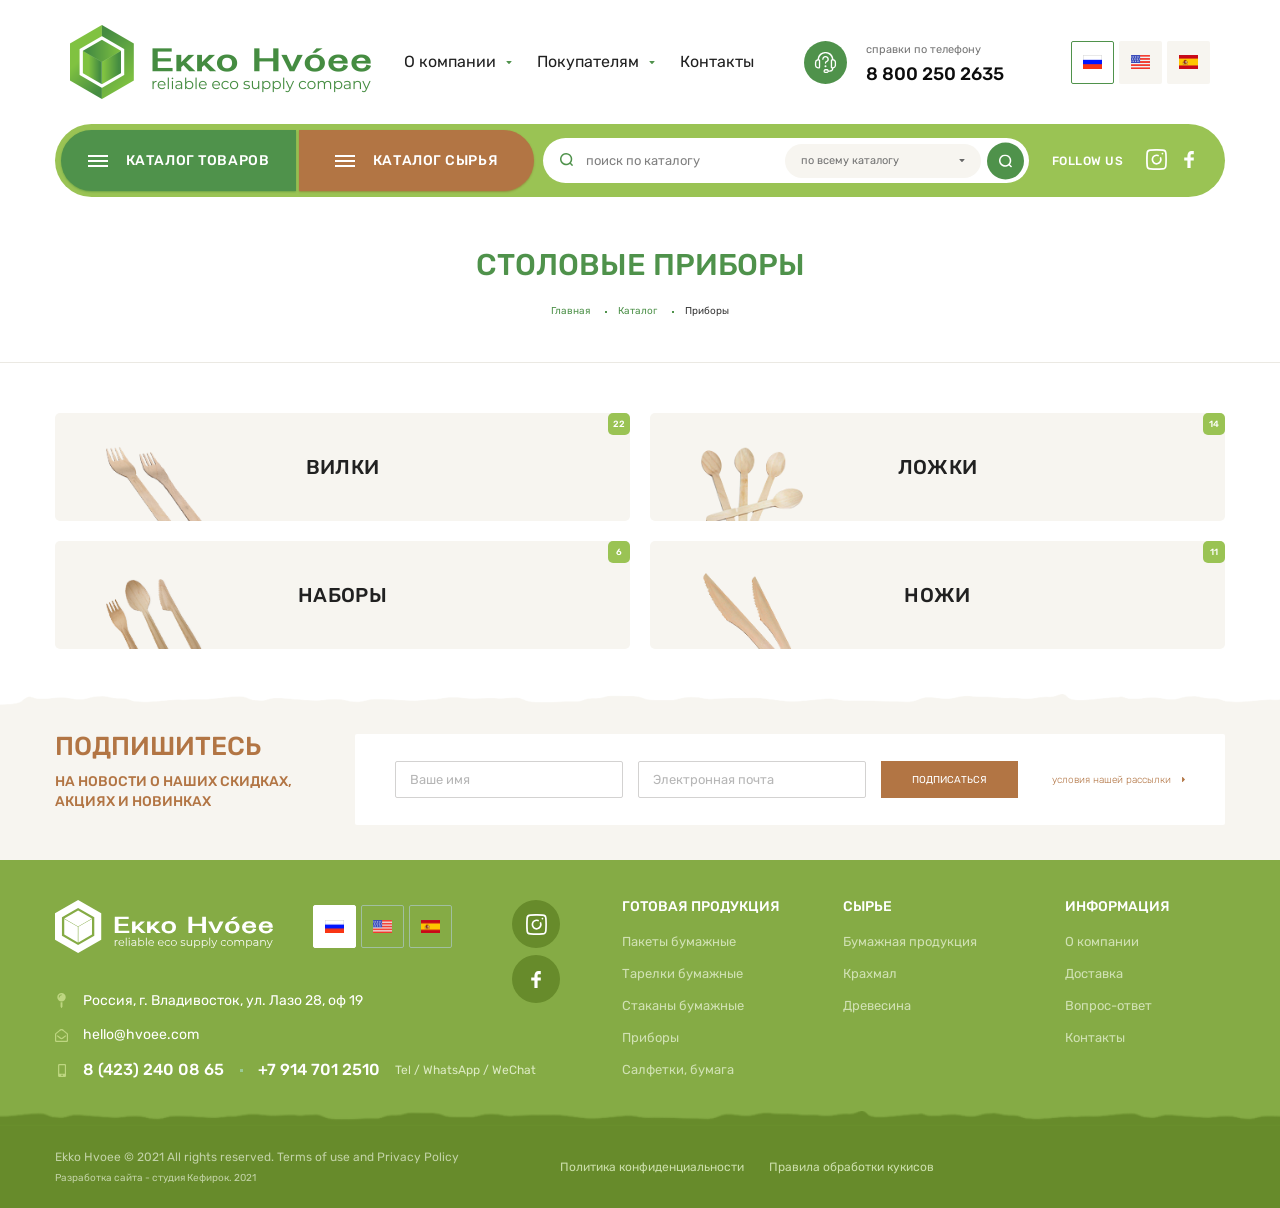
<file: catalog-category.html>
<!DOCTYPE html>
<html>

<head>
    <meta charset="UTF-8">
    <meta name="viewport" content="width=device-width, initial-scale=1.0, minimum-scale=1.0, maximum-scale=1.0, user-scalable=no">
    <link rel="stylesheet" href="css/bootstrap.min.css">
    <link rel="stylesheet" href="https://unpkg.com/swiper/swiper-bundle.min.css" />
    <link rel="stylesheet" href="css/nice-select.css">
    <link rel="stylesheet" href="css/jquery.fancybox.min.css">
    <link rel='stylesheet' href='css/jquery.mCustomScrollbar.css' />
    <link rel="stylesheet" href="css/style.css">
    <title>СТОЛОВЫЕ ПРИБОРЫ</title>
</head>

<body>

    <div class="wrapper">
        <div class="content">
            <header class="header">
                <section class='header-top'>
                    <div class='container'>
                        <div class='header-top__inner'>
                            <a href="index.php" class="header__logo">
                                <img src="images/svg/logo.png" alt="">
                            </a>
                            <div class="header-top__center">
                                <div class="header-top__center-inner">
                                    <nav class="nav">
                                        <div class="nav__item">
                                            <div class="nav__item-show">
                                                <span>О компании</span>
                                                <svg width="6" height="3" id="Слой_1" data-name="Слой 1" xmlns="http://www.w3.org/2000/svg" viewBox="0 0 5.81 3.29"><path fill="#50924c" d="M358.53,430.13a.39.39,0,0,1,.27.66l-2.51,2.52a.39.39,0,0,1-.55,0l-2.52-2.52a.39.39,0,0,1,.28-.66Z" transform="translate(-353.11 -430.13)"/></svg>
                                            </div>
                                            <div class="nav__item-hidden">
                                                <div class="nav__item-hidden-inner">
                                                    <a href="">О компании</a>
                                                    <a href="">Доставка</a>
                                                    <a href="">Вопрос-ответ</a>
                                                    <a href="">Контакты</a>
                                                </div>
                                            </div>
                                        </div>
                                        <div class="nav__item">
                                            <div class="nav__item-show">
                                                <span>Покупателям</span>
                                                <svg width="6" height="3" id="Слой_1" data-name="Слой 1" xmlns="http://www.w3.org/2000/svg" viewBox="0 0 5.81 3.29"><path fill="#50924c" d="M358.53,430.13a.39.39,0,0,1,.27.66l-2.51,2.52a.39.39,0,0,1-.55,0l-2.52-2.52a.39.39,0,0,1,.28-.66Z" transform="translate(-353.11 -430.13)"/></svg>
                                            </div>
                                            <div class="nav__item-hidden">
                                                <div class="nav__item-hidden-inner">
                                                    <a href="">О компании</a>
                                                    <a href="">Доставка</a>
                                                    <a href="">Вопрос-ответ</a>
                                                    <a href="">Контакты</a>
                                                </div>
                                            </div>
                                        </div>
                                        <div class="nav__item">
                                            <a href="" class="nav__item-link">Контакты</a>
                                        </div>

                                    </nav>
                                    <div class="header__phone">
                                        <svg width="43" height="43" id="Слой_1" data-name="Слой 1" xmlns="http://www.w3.org/2000/svg" viewBox="0 0 42.65 42.65"><circle fill="#4f924b" cx="21.32" cy="21.32" r="21.32"></circle><path fill="#fff" d="M374.61,393.15a3.09,3.09,0,0,0-2.11-1.76c-.18-.05-.22-.13-.24-.31a7.75,7.75,0,0,0-4.17-6.12,7.36,7.36,0,0,0-3-.88.7.7,0,0,1-.14,0h-1.06l-.14,0a7.36,7.36,0,0,0-2.36.58,7.75,7.75,0,0,0-4.79,6.42.31.31,0,0,1-.26.31,3.27,3.27,0,0,0-2.42,3.12v2.69a3.29,3.29,0,0,0,2.29,3.1,5.5,5.5,0,0,0,1.66.15,1.3,1.3,0,0,0,1.3-1.3q0-3.28,0-6.57A1.5,1.5,0,0,0,359,392a1.28,1.28,0,0,0-1.11-.73,6.54,6.54,0,0,1,13,0l-.23,0a1.28,1.28,0,0,0-1,1.23q0,3.33,0,6.64a1.19,1.19,0,0,0,.67,1.1,5.85,5.85,0,0,0,.63.23,1.91,1.91,0,0,1-1.59,1.87c-.53.07-1.09,0-1.63.05a.22.22,0,0,1-.23-.15,1.82,1.82,0,0,0-1.49-1.13,12.83,12.83,0,0,0-1.64,0,2,2,0,0,0-1.93,1.81,1.92,1.92,0,0,0,1.63,2.08,12.37,12.37,0,0,0,1.61,0,2,2,0,0,0,.55-.08,1.94,1.94,0,0,0,1.34-1.23h1.45a3.27,3.27,0,0,0,3.09-2.3c.1-.33.14-.69.21-1.05l.14-.05a3.23,3.23,0,0,0,2.33-2.36c0-.14.07-.29.1-.43v-3.36A6.86,6.86,0,0,0,374.61,393.15Zm-16.74,6a2.28,2.28,0,0,1-2.12-.65,1.82,1.82,0,0,1-.49-1.23q0-1.38,0-2.76a2,2,0,0,1,1.89-1.9h.72Zm7.87,4.61h-1.29a.66.66,0,1,1,0-1.31h1.29a.66.66,0,1,1,0,1.31Zm7.88-6.52a2,2,0,0,1-1.92,1.93H371v-6.58c.34,0,.67,0,1,.06a1.93,1.93,0,0,1,1.62,1.89Q373.64,395.86,373.62,397.21Z" transform="translate(-343.11 -373.22)"></path><path fill="#fff" d="M364.36,389.3a2,2,0,0,1,2,1.52,1.94,1.94,0,0,1-1.17,2.25,2.07,2.07,0,0,0-1.41,2.08.69.69,0,0,0,.67.71.65.65,0,0,0,.64-.7.8.8,0,0,1,.59-.87,3.27,3.27,0,0,0-1.24-6.3,3.13,3.13,0,0,0-1.5.36,3.24,3.24,0,0,0-1.78,2.9.65.65,0,0,0,.6.67.66.66,0,0,0,.7-.53,1.62,1.62,0,0,0,0-.22A2,2,0,0,1,364.36,389.3Z" transform="translate(-343.11 -373.22)"></path><path fill="#fff" d="M364.44,397.17a1,1,0,0,0-1,1,1,1,0,1,0,2,0A1,1,0,0,0,364.44,397.17Z" transform="translate(-343.11 -373.22)"></path></svg>
                                        <div>
                                            <span class="header__phone-title">справки по телефону</span>
                                            <a href="tel:8 800 250 2635" class="header__phone-link">8 800 250 2635</a>
                                        </div>
                                    </div>
                                </div>
                            </div>
                            <button class="header__burger">
								<span></span>
								<span></span>
								<span></span>
							</button>
                            <div class="header__langs">
                                <div class="header__lang header__lang--active">
                                    <img src="images/svg/flag-rus.png" alt="">
                                </div>
                                <div class="header__lang">
                                    <img src="images/svg/flag-eng.png" alt="">
                                </div>
                                <div class="header__lang">
                                    <img src="images/svg/flag-spn.png" alt="">
                                </div>
                            </div>
                        </div>
                    </div>
                </section>

                <section class='header-bottom'>
                    <div class='container'>
                        <div class='header-bottom__inner'>
                            <div class="header-bottom__left">
                                <div class="header__catalog">
                                    <div class="header__catalog-show">
                                        <div class="header__catalog-burger">
                                            <span></span>
                                            <span></span>
                                            <span></span>
                                        </div>
                                        <span>КАТАЛОГ ТОВАРОВ</span>
                                    </div>
                                    <div class="header__catalog-hidden">
                                        <div class="header__catalog-item">
                                            <div class="header__catalog-item-show">
                                                <span>ПАКЕТЫ БУМАЖНЫЕ</span>
                                                <svg width="5" height="7" id="Слой_1" data-name="Слой 1" xmlns="http://www.w3.org/2000/svg" viewBox="0 0 5.27 9.29"><path fill="#4f924b" d="M295.41,416.76a.63.63,0,0,1,1.07-.45l4,4a.64.64,0,0,1,0,.89l-4,4a.63.63,0,0,1-1.07-.44Z" transform="translate(-295.41 -416.13)"></path></svg>
                                            </div>
                                            <div class="header__catalog-item-hidden">
                                                <a href="">Вилки</a>
                                                <a href="">Ложки</a>
                                                <a href="">Пункт с длинным названием в две строчки</a>
                                                <a href="">Наборы</a>
                                            </div>
                                        </div>
                                        <div class="header__catalog-item">
                                            <div class="header__catalog-item-show">
                                                <span>Тарелки бумажные</span>
                                                <svg width="5" height="7" id="Слой_1" data-name="Слой 1" xmlns="http://www.w3.org/2000/svg" viewBox="0 0 5.27 9.29"><path fill="#4f924b" d="M295.41,416.76a.63.63,0,0,1,1.07-.45l4,4a.64.64,0,0,1,0,.89l-4,4a.63.63,0,0,1-1.07-.44Z" transform="translate(-295.41 -416.13)"></path></svg>
                                            </div>
                                            <div class="header__catalog-item-hidden">
                                                <a href="">Вилки</a>
                                                <a href="">Ложки</a>
                                                <a href="">Пункт с длинным названием в две строчки</a>
                                                <a href="">Наборы</a>
                                            </div>
                                        </div>
                                        <div class="header__catalog-item">
                                            <div class="header__catalog-item-show">
                                                <span>Стаканы бумажные</span>
                                                <svg width="5" height="7" id="Слой_1" data-name="Слой 1" xmlns="http://www.w3.org/2000/svg" viewBox="0 0 5.27 9.29"><path fill="#4f924b" d="M295.41,416.76a.63.63,0,0,1,1.07-.45l4,4a.64.64,0,0,1,0,.89l-4,4a.63.63,0,0,1-1.07-.44Z" transform="translate(-295.41 -416.13)"></path></svg>
                                            </div>
                                            <div class="header__catalog-item-hidden">
                                                <a href="">Вилки</a>
                                                <a href="">Ложки</a>
                                                <a href="">Пункт с длинным названием в две строчки</a>
                                                <a href="">Наборы</a>
                                            </div>
                                        </div>
                                        <div class="header__catalog-item">
                                            <div class="header__catalog-item-show">
                                                <span>Приборы</span>
                                                <svg width="5" height="7" id="Слой_1" data-name="Слой 1" xmlns="http://www.w3.org/2000/svg" viewBox="0 0 5.27 9.29"><path fill="#4f924b" d="M295.41,416.76a.63.63,0,0,1,1.07-.45l4,4a.64.64,0,0,1,0,.89l-4,4a.63.63,0,0,1-1.07-.44Z" transform="translate(-295.41 -416.13)"></path></svg>
                                            </div>
                                            <div class="header__catalog-item-hidden">
                                                <a href="">Вилки</a>
                                                <a href="">Ложки</a>
                                                <a href="">Пункт с длинным названием в две строчки</a>
                                                <a href="">Наборы</a>
                                            </div>
                                        </div>
                                        <div class="header__catalog-item">
                                            <div class="header__catalog-item-show">
                                                <span>Салфетки, бумага</span>
                                            </div>
                                        </div>
                                    </div>
                                </div>
                                <div class="header__catalog header__catalog--brown">
                                    <div class="header__catalog-show">
                                        <div class="header__catalog-burger">
                                            <span></span>
                                            <span></span>
                                            <span></span>
                                        </div>
                                        <span>КАТАЛОГ СЫРЬЯ</span>
                                    </div>
                                    <div class="header__catalog-hidden">
                                        <div class="header__catalog-item">
                                            <div class="header__catalog-item-show">
                                                <span>Бумажная продукция</span>
                                                <svg width="5" height="7" id="Слой_1" data-name="Слой 1" xmlns="http://www.w3.org/2000/svg" viewBox="0 0 5.27 9.29"><path fill="#b27544" d="M295.41,416.76a.63.63,0,0,1,1.07-.45l4,4a.64.64,0,0,1,0,.89l-4,4a.63.63,0,0,1-1.07-.44Z" transform="translate(-295.41 -416.13)"></path></svg>
                                            </div>
                                            <div class="header__catalog-item-hidden">
                                                <a href="">Флютинг</a>
                                                <a href="">Тестлайнер</a>
                                                <a href="">Крафтлайнер</a>
                                                <a href="">Крафтовая бумага</a>
                                            </div>
                                        </div>
                                        <div class="header__catalog-item">
                                            <div class="header__catalog-item-show">
                                                <span>Крахмал</span>
                                            </div>
                                        </div>
                                        <div class="header__catalog-item">
                                            <div class="header__catalog-item-show">
                                                <span>Древесина</span>
                                                <svg width="5" height="7" id="Слой_1" data-name="Слой 1" xmlns="http://www.w3.org/2000/svg" viewBox="0 0 5.27 9.29"><path fill="#b27544" d="M295.41,416.76a.63.63,0,0,1,1.07-.45l4,4a.64.64,0,0,1,0,.89l-4,4a.63.63,0,0,1-1.07-.44Z" transform="translate(-295.41 -416.13)"></path></svg>
                                            </div>
                                            <div class="header__catalog-item-hidden">
                                                <a href="">Флютинг</a>
                                                <a href="">Тестлайнер</a>
                                                <a href="">Крафтлайнер</a>
                                                <a href="">Крафтовая бумага</a>
                                            </div>
                                        </div>
                                    </div>
                                </div>
                            </div>
                            <div class="header-bottom__right">
                                <div class="header__search">
                                    <i>
										<svg width="13" height="13" id="Слой_1" data-name="Слой 1" xmlns="http://www.w3.org/2000/svg" viewBox="0 0 13.03 12.99"><path fill="#4f924b" d="M370.44,401.18a2,2,0,0,0,.32-.22,1.63,1.63,0,0,0,.49-.72l-1.93-1.93a.72.72,0,0,0-.15-.11,6.13,6.13,0,1,0-1,1,.49.49,0,0,0,.1.15l1.9,1.91ZM364.33,399A4.65,4.65,0,1,1,369,394.4,4.66,4.66,0,0,1,364.33,399Z" transform="translate(-358.23 -388.27)"/></svg>
									</i>
                                    <input type="text" placeholder="поиск по каталогу">
                                    <button class="header__search-btn">
										<svg width="13" height="13" id="Слой_1" data-name="Слой 1" xmlns="http://www.w3.org/2000/svg" viewBox="0 0 13.03 12.99"><path fill="#fff" d="M370.44,401.18a2,2,0,0,0,.32-.22,1.63,1.63,0,0,0,.49-.72l-1.93-1.93a.72.72,0,0,0-.15-.11,6.13,6.13,0,1,0-1,1,.49.49,0,0,0,.1.15l1.9,1.91ZM364.33,399A4.65,4.65,0,1,1,369,394.4,4.66,4.66,0,0,1,364.33,399Z" transform="translate(-358.23 -388.27)"/></svg>
									</button>
                                    <div class="header__search-select">
                                        <div class="header__search-select-show">
                                            <span>по всему каталогу</span>
                                            <svg width="6" height="3" id="Слой_1" data-name="Слой 1" xmlns="http://www.w3.org/2000/svg" viewBox="0 0 5.81 3.29"><path fill="#686868" d="M358.53,430.13a.39.39,0,0,1,.27.66l-2.51,2.52a.39.39,0,0,1-.55,0l-2.52-2.52a.39.39,0,0,1,.28-.66Z" transform="translate(-353.11 -430.13)"></path></svg>
                                        </div>
                                        <div class="header__search-select-hidden">
                                            <div class="header__search-select-item header__search-select-item--active">
                                                <div class="header__search-select-item-title">по всему каталогу</div>
                                            </div>
                                            <div class="header__search-select-item">
                                                <div class="header__search-select-item-title">Пакеты бумажные</div>
                                                <a href="" class="header__search-select-item-link">Пакеты без ручек</a>
                                                <a href="" class="header__search-select-item-link">Пакеты с кручеными ручками</a>
                                                <a href="" class="header__search-select-item-link">Пакеты с плоскими ручками</a>
                                            </div>
                                            <div class="header__search-select-item">
                                                <div class="header__search-select-item-title">Тарелки бумажные</div>
                                                <a href="" class="header__search-select-item-link">Плоские тарелки</a>
                                                <a href="" class="header__search-select-item-link">Глубокие тарелки</a>
                                            </div>
                                            <div class="header__search-select-item">
                                                <div class="header__search-select-item-title">Стаканы бумажные</div>
                                                <a href="" class="header__search-select-item-link">Стаканы для горячих напитков</a>
                                                <a href="" class="header__search-select-item-link">Стаканы для холодных напитков</a>
                                            </div>
                                            <div class="header__search-select-item">
                                                <div class="header__search-select-item-title">Приборы</div>
                                                <a href="" class="header__search-select-item-link">Вилки</a>
                                                <a href="" class="header__search-select-item-link">Ложки</a>
                                                <a href="" class="header__search-select-item-link">Ножи</a>
                                                <a href="" class="header__search-select-item-link">Наборы</a>
                                            </div>
                                            <div class="header__search-select-item">
                                                <div class="header__search-select-item-title">Салфетки, бумага</div>
                                            </div>
















                                        </div>
                                    </div>
                                </div>
                                <div class="header__socials">
                                    <span>FOLLOW US</span>
                                    <a href="">
                                        <svg width="21" height="21" id="Слой_1" data-name="Слой 1" xmlns="http://www.w3.org/2000/svg" viewBox="0 0 21.02 21.11"><g id="ig_instagram_insta_photo" data-name="ig instagram insta photo"><path fill="#fff" d="M301.88,418.52a.86.86,0,0,0-.5,1.11h0a3.42,3.42,0,1,1-2-2,.85.85,0,0,0,1.1-.49.86.86,0,0,0-.49-1.11,5.13,5.13,0,1,0,3,2.95.86.86,0,0,0-1.11-.49Z" transform="translate(-287.56 -410.27)"/><circle fill="#fff" cx="16.49" cy="4.56" r="0.86"/><path fill="#fff" d="M308.34,414.82a4.29,4.29,0,0,0-4.2-4.28h0a65.76,65.76,0,0,0-12.07,0,4.29,4.29,0,0,0-4.28,4.21,80.91,80.91,0,0,0,0,12.06,4.29,4.29,0,0,0,4.2,4.28h0c2,.18,4.05.29,6.08.29s4-.1,6-.29a4.29,4.29,0,0,0,4.24-4.21A75.87,75.87,0,0,0,308.34,414.82Zm-1.71,12a2.57,2.57,0,0,1-2.57,2.56H304a60.66,60.66,0,0,1-11.9,0,2.55,2.55,0,0,1-2.56-2.56v-.07a79,79,0,0,1,0-11.92,2.56,2.56,0,0,1,2.56-2.57h.08q2.94-.27,5.91-.28t6,.28a2.55,2.55,0,0,1,2.57,2.56v.07A74.12,74.12,0,0,1,306.63,426.81Z" transform="translate(-287.56 -410.27)"/></g></svg>
                                    </a>
                                    <a href="">
                                        <svg width="10" height="17" id="Слой_1" data-name="Слой 1" xmlns="http://www.w3.org/2000/svg" viewBox="0 0 9 16"><path fill="#fff" d="M299.57,418.78h3v3h-3v7h-3v-7h-3v-3h3v-1.26a5.69,5.69,0,0,1,1.12-3.51,3.63,3.63,0,0,1,2.79-1.23h2.09v3h-2.1a.9.9,0,0,0-.9.9Z" transform="translate(-293.57 -412.78)"/></svg>
                                    </a>
                                </div>
                            </div>
                        </div>
                    </div>
                </section>
            </header>



            <div class="breadcrumbs">
                <div class="container">
                    <h1 class="breadcrumbs__title">СТОЛОВЫЕ ПРИБОРЫ</h1>
                    <div class='breadcrumbs__wrap'>
                        <a class='breadcrumbs__item' href='index.php'>
							Главная
						</a>
                        <a class='breadcrumbs__item'>
							Каталог
						</a>
                        <span class='breadcrumbs__item'>
							Приборы
						</span>
                    </div>

                </div>
            </div>

            <section class='catalog-category'>
                <div class='container'>
                    <div class='catalog-category__items'>
                        <a href="" class="catalog-category__item">
                            <img src="images/svg/cat-inside1.png" alt="" class="catalog-category__item-img">
                            <div class="catalog-category__item-title">Вилки</div>
                            <div class="catalog-category__item-num">22</div>
                        </a>
                        <a href="" class="catalog-category__item">
                            <img src="images/svg/cat-inside3.png" alt="" class="catalog-category__item-img">
                            <div class="catalog-category__item-title">ЛОЖКИ</div>
                            <div class="catalog-category__item-num">14</div>
                        </a>
                        <a href="" class="catalog-category__item">
                            <img src="images/svg/cat-inside2.png" alt="" class="catalog-category__item-img">
                            <div class="catalog-category__item-title">НАБОРЫ</div>
                            <div class="catalog-category__item-num">6</div>
                        </a>
                        <a href="" class="catalog-category__item">
                            <img src="images/svg/cat-inside4.png" alt="" class="catalog-category__item-img">
                            <div class="catalog-category__item-title">НОЖИ</div>
                            <div class="catalog-category__item-num">11</div>
                        </a>
                    </div>
                </div>
            </section>

            <section class='follow'>
                <div class='container'>
                    <div class='follow__inner'>
                        <div class="follow__left">
                            <div class="follow__title">ПОДПИШИТЕСЬ</div>
                            <div class="follow__subtitle">на новости о наших скидках, акциях и новинках</div>
                        </div>
                        <div class="follow__right">
                            <form class="follow__form">
                                <div class="follow__form-group">
                                    <input type="text" placeholder="Ваше имя">
                                </div>
                                <div class="follow__form-group">
                                    <input type="email" placeholder="Электронная почта">
                                </div>
                                <button class="follow__form-btn btn-brown">ПОДПИСАТЬСЯ</button>
                            </form>
                            <a href="" class="follow__link">
                                <span>условия нашей рассылки</span>
                                <svg width="3" height="5" id="Слой_1" data-name="Слой 1" xmlns="http://www.w3.org/2000/svg" viewBox="0 0 5.27 9.29"><path fill="#b27544" d="M295.41,416.76a.63.63,0,0,1,1.07-.45l4,4a.64.64,0,0,1,0,.89l-4,4a.63.63,0,0,1-1.07-.44Z" transform="translate(-295.41 -416.13)"></path></svg>
                            </a>
                        </div>
                    </div>
                </div>
            </section>


        </div>

        <footer class='footer'>
            <section class='footer-top'>
                <div class='container'>
                    <div class='footer-top__inner'>
                        <div class="footer__col">
                            <div class="footer__head">
                                <a href="" class="footer__logo">
                                    <img src="images/svg/footer-logo.svg" alt="">
                                </a>
                                <div class="footer__langs">
                                    <div class="footer__lang footer__lang--active">
                                        <img src="images/svg/flag-rus.png" alt="">
                                    </div>
                                    <div class="footer__lang">
                                        <img src="images/svg/flag-eng.png" alt="">
                                    </div>
                                    <div class="footer__lang">
                                        <img src="images/svg/flag-spn.png" alt="">
                                    </div>
                                </div>
                            </div>
                            <div class="footer__socials">
                                <a href="" class="footer__socials-item">
                                    <svg width="21" height="21" id="Слой_1" data-name="Слой 1" xmlns="http://www.w3.org/2000/svg" viewBox="0 0 21.02 21.11">
										<g id="ig_instagram_insta_photo" data-name="ig instagram insta photo">
											<path fill="#fff" d="M301.88,418.52a.86.86,0,0,0-.5,1.11h0a3.42,3.42,0,1,1-2-2,.85.85,0,0,0,1.1-.49.86.86,0,0,0-.49-1.11,5.13,5.13,0,1,0,3,2.95.86.86,0,0,0-1.11-.49Z" transform="translate(-287.56 -410.27)"></path>
											<circle fill="#fff" cx="16.49" cy="4.56" r="0.86"></circle>
											<path fill="#fff" d="M308.34,414.82a4.29,4.29,0,0,0-4.2-4.28h0a65.76,65.76,0,0,0-12.07,0,4.29,4.29,0,0,0-4.28,4.21,80.91,80.91,0,0,0,0,12.06,4.29,4.29,0,0,0,4.2,4.28h0c2,.18,4.05.29,6.08.29s4-.1,6-.29a4.29,4.29,0,0,0,4.24-4.21A75.87,75.87,0,0,0,308.34,414.82Zm-1.71,12a2.57,2.57,0,0,1-2.57,2.56H304a60.66,60.66,0,0,1-11.9,0,2.55,2.55,0,0,1-2.56-2.56v-.07a79,79,0,0,1,0-11.92,2.56,2.56,0,0,1,2.56-2.57h.08q2.94-.27,5.91-.28t6,.28a2.55,2.55,0,0,1,2.57,2.56v.07A74.12,74.12,0,0,1,306.63,426.81Z" transform="translate(-287.56 -410.27)"></path>
										</g>
									</svg>
                                </a>
                                <a href="" class="footer__socials-item">
                                    <svg width="10" height="17" id="Слой_1" data-name="Слой 1" xmlns="http://www.w3.org/2000/svg" viewBox="0 0 9 16">
										<path fill="#fff" d="M299.57,418.78h3v3h-3v7h-3v-7h-3v-3h3v-1.26a5.69,5.69,0,0,1,1.12-3.51,3.63,3.63,0,0,1,2.79-1.23h2.09v3h-2.1a.9.9,0,0,0-.9.9Z" transform="translate(-293.57 -412.78)"></path>
									</svg>
                                </a>
                            </div>
                            <div class="footer__info">
                                <div class="footer__address">
                                    <i>
										<svg width="9" height="15" id="Слой_1" data-name="Слой 1" xmlns="http://www.w3.org/2000/svg" viewBox="0 0 7.88 14">
											<path fill="#bed681" d="M281.14,422.72a3.94,3.94,0,1,1-3.94-3.94A3.94,3.94,0,0,1,281.14,422.72Zm-3.61-2.19a.33.33,0,0,0-.33-.33,2.51,2.51,0,0,0-2.51,2.52.32.32,0,0,0,.32.33.33.33,0,0,0,.33-.33,1.86,1.86,0,0,1,1.86-1.86A.33.33,0,0,0,277.53,420.53Zm-.33,7a5.14,5.14,0,0,0,.88-.08v4.28l-.61.91a.33.33,0,0,1-.54,0l-.6-.91v-4.28A4.94,4.94,0,0,0,277.2,427.53Z" transform="translate(-273.26 -418.78)" />
										</svg>
									</i>
                                    <span>Россия, г. Владивосток, ул. Лазо 28, оф 19</span>
                                </div>
                                <a href="mailto:hello@hvoee.com" class="footer__mail">
                                    <i>
										<svg width="13" height="13" id="Слой_1" data-name="Слой 1" xmlns="http://www.w3.org/2000/svg" viewBox="0 0 12 12">
											<path fill="#bed681" d="M283.2,424.53v6.15a1.13,1.13,0,0,1-1.12,1.13h-9.75a1.13,1.13,0,0,1-1.13-1.13v-6.15a1.13,1.13,0,0,1,.41-.87l3.17-2.54a2.89,2.89,0,0,1,4.84,0c.55.43,3.06,2.45,3.17,2.54A1.13,1.13,0,0,1,283.2,424.53Zm-1.12.07a.11.11,0,0,0-.06-.11l-3.1-2.5c-.41-.32-1.16-1.06-1.72-1.06s-1.29.73-1.72,1.06l-3.1,2.5s-.05.06-.05.11v5.94a.14.14,0,0,0,.14.14h9.47a.14.14,0,0,0,.14-.14Zm-.79,1.94c-.68.54-1.39,1.12-1.67,1.33a4.26,4.26,0,0,1-2.42,1.31,4.31,4.31,0,0,1-2.42-1.31l-1.66-1.33a.28.28,0,0,1,0-.4l.35-.43a.29.29,0,0,1,.4,0l1.65,1.32c.41.33,1.17,1.07,1.72,1.07s1.3-.73,1.72-1.07l1.66-1.32a.27.27,0,0,1,.39,0l.36.43A.29.29,0,0,1,281.29,426.54Z" transform="translate(-271.2 -419.81)" />
										</svg>
									</i>
                                    <span>hello@hvoee.com</span>
                                </a>
                                <div class="footer__phones">
                                    <a href="tel:8 (423) 240 08 65" class="footer__phone">
                                        <i>
											<svg width="8" height="13" id="Слой_1" data-name="Слой 1" xmlns="http://www.w3.org/2000/svg" viewBox="0 0 7.5 12">
												<path fill="#bed681" d="M281,420.93v9.75a1.13,1.13,0,0,1-1.12,1.13h-5.25a1.13,1.13,0,0,1-1.13-1.13v-9.75a1.12,1.12,0,0,1,1.13-1.12h5.25A1.12,1.12,0,0,1,281,420.93Zm-1.12.28a.29.29,0,0,0-.29-.28h-4.68a.28.28,0,0,0-.28.28v7.32a.28.28,0,0,0,.28.28h4.68a.29.29,0,0,0,.29-.28Zm-1.88,9.1a.75.75,0,0,0-1.5,0,.75.75,0,0,0,1.5,0Z" transform="translate(-273.45 -419.81)" />
											</svg>
										</i>
                                        <span>8 (423) 240 08 65</span>
                                    </a>
                                    <a href="tel:+7 914 701 2510" class="footer__whatsapp">
                                        <i></i>
                                        <strong>+7 914 701 2510</strong>
                                        <span>Tel / WhatsApp / WeChat</span>
                                    </a>
                                </div>
                            </div>

                        </div>
                        <div class="footer__col">
                            <div class="footer__title">ГОТОВАЯ ПРОДУКЦИЯ</div>
                            <a href="" class="footer__link">Пакеты бумажные</a>
                            <a href="" class="footer__link">Тарелки бумажные</a>
                            <a href="" class="footer__link">Стаканы бумажные</a>
                            <a href="" class="footer__link">Приборы</a>
                            <a href="" class="footer__link">Салфетки, бумага</a>
                        </div>
                        <div class="footer__col">
                            <div class="footer__title">СЫРЬЕ</div>
                            <a href="" class="footer__link">Бумажная продукция</a>
                            <a href="" class="footer__link">Крахмал</a>
                            <a href="" class="footer__link">Древесина</a>
                        </div>
                        <div class="footer__col">
                            <div class="footer__title">ИНФОРМАЦИЯ</div>
                            <a href="" class="footer__link">О компании</a>
                            <a href="" class="footer__link">Доставка</a>
                            <a href="" class="footer__link">Вопрос-ответ</a>
                            <a href="" class="footer__link">Контакты</a>
                        </div>
                    </div>
                </div>
            </section>
            <section class='footer-bottom'>
                <div class='container'>
                    <div class='footer-bottom__inner'>
                        <div class="footer__col">
                            <div class="footer__privacy">Ekko Hvoee © 2021 All rights reserved. Terms of use and Privacy Policy</div>
                            <div class="footer__by">
                                Разработка сайта - <a href="http://www.kefirok.ru" target="_blank"> студия Кефирок</a>. 2021
                            </div>
                        </div>
                        <div class="footer-bottom__info">
                            <a href="" class="footer-bottom__link">Политика конфиденциальности</a>
                            <a href="" class="footer-bottom__link">Правила обработки кукисов</a>
                        </div>
                    </div>
                </div>
            </section>
        </footer>

        <script src="js/jquery-1.11.3.min.js"></script>
        <script src="js/jquery.nice-select.min.js"></script>
        <script src="js/jquery.maskedinput.min.js"></script>
        <script src="js/bootstrap.min.js"></script>
        <script src="js/jquery.fancybox.min.js"></script>
        <script src='js/jquery.mCustomScrollbar.concat.min.js'></script>
        <script src="js/swiper.js"></script>
        <script src="js/index.js"></script>
    </div>




</body>

</html>
</file>
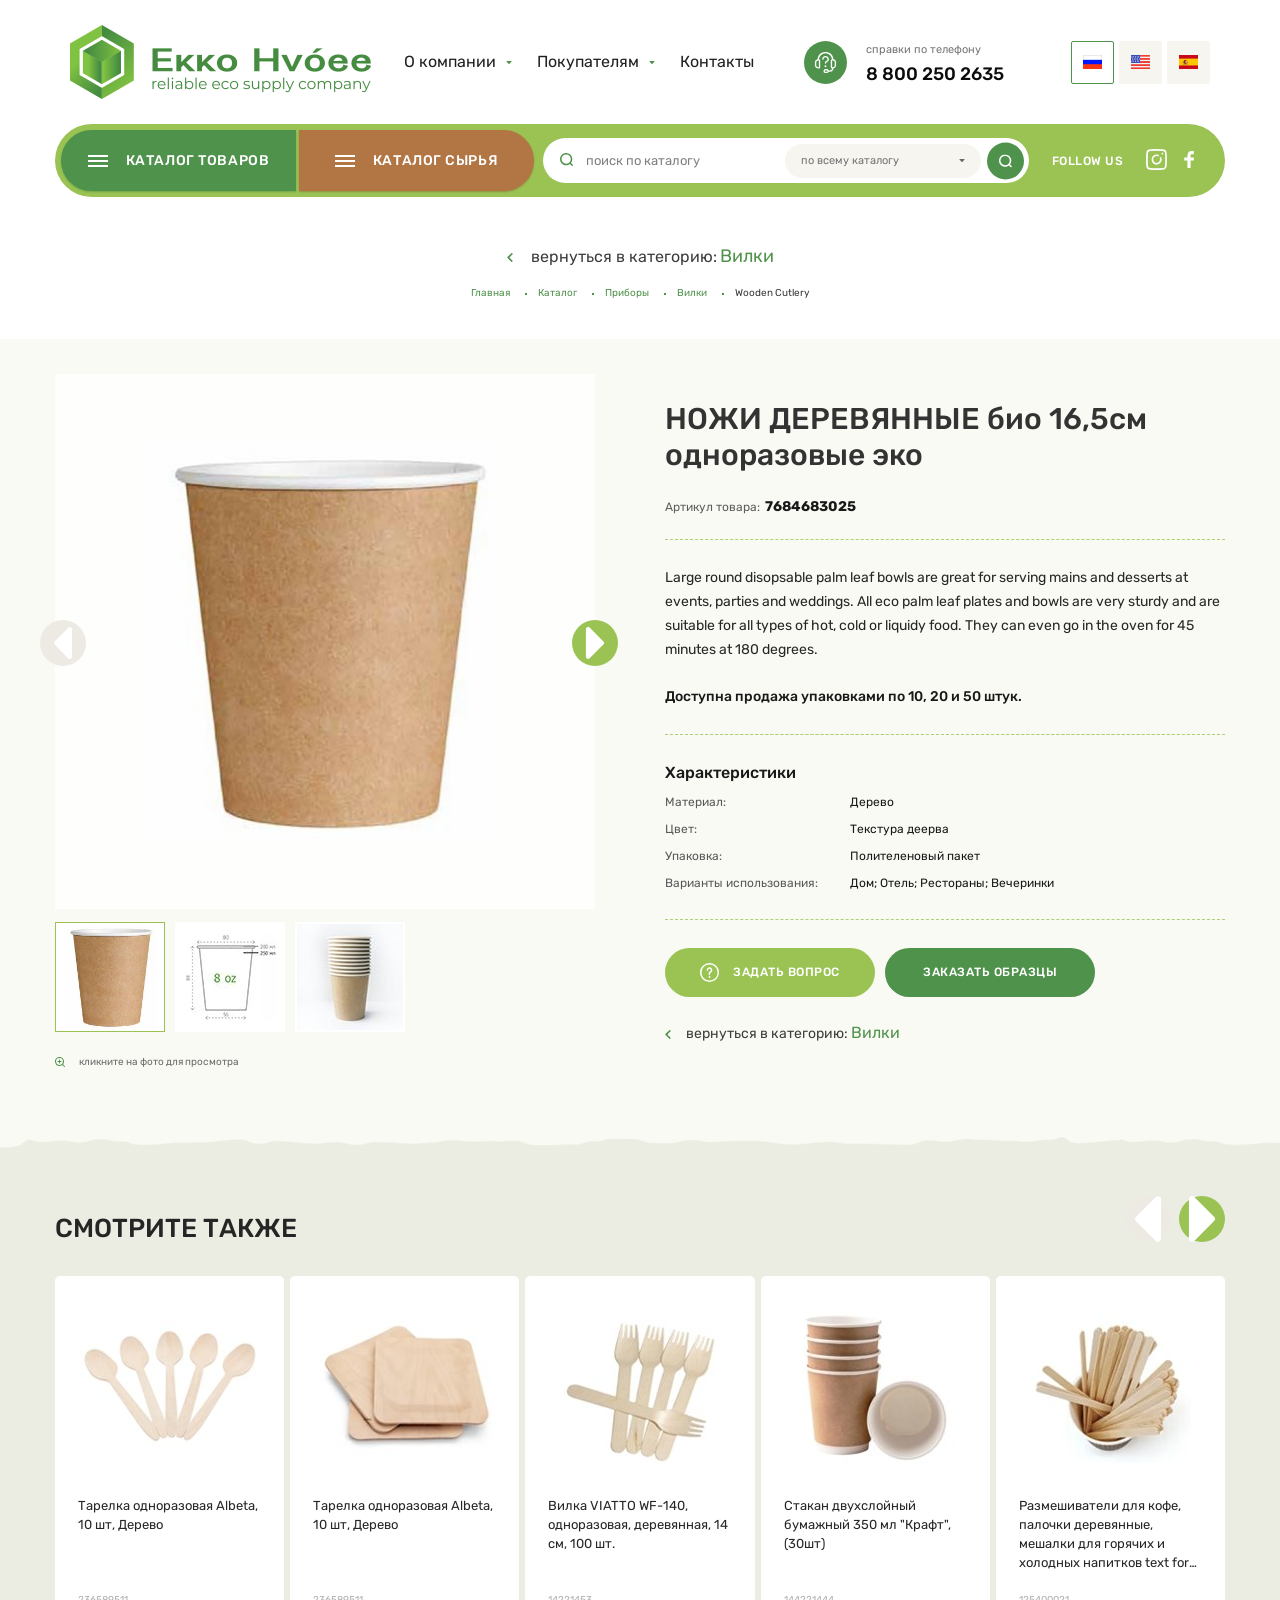
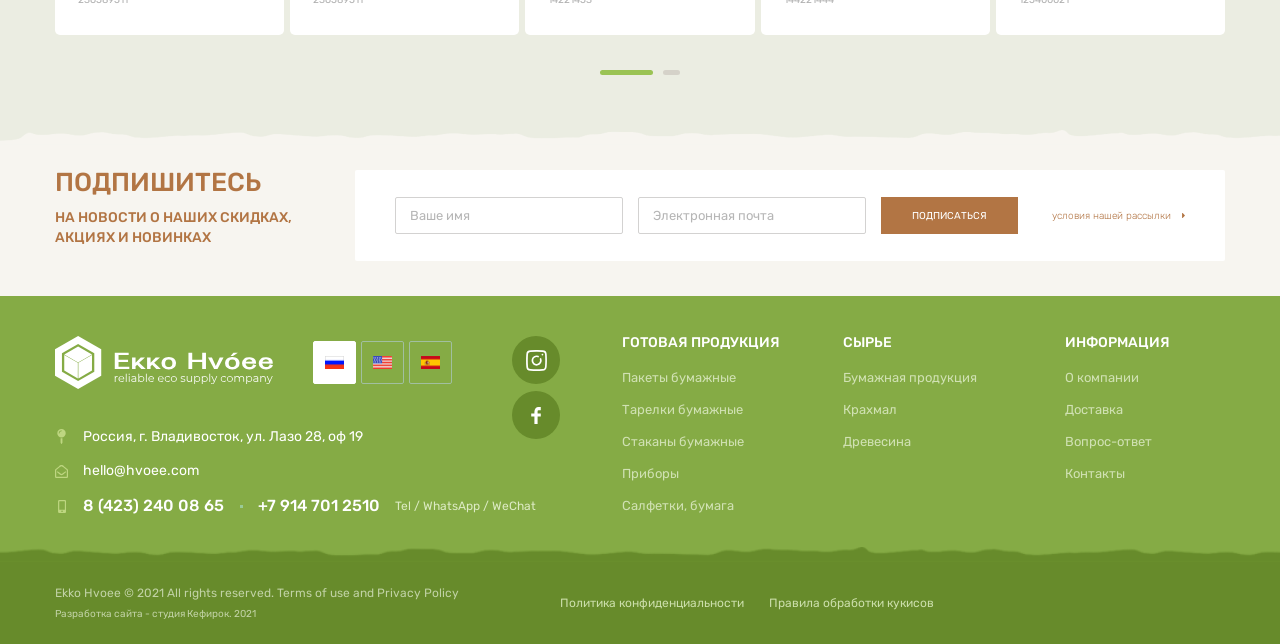
<file: catalog-item.html>
<!DOCTYPE html>
<html>

<head>
    <meta charset="UTF-8">
    <meta name="viewport" content="width=device-width, initial-scale=1.0, minimum-scale=1.0, maximum-scale=1.0, user-scalable=no">
    <link rel="stylesheet" href="css/bootstrap.min.css">
    <link rel="stylesheet" href="https://unpkg.com/swiper/swiper-bundle.min.css" />
    <link rel="stylesheet" href="css/nice-select.css">
    <link rel="stylesheet" href="css/jquery.fancybox.min.css">
    <link rel='stylesheet' href='css/jquery.mCustomScrollbar.css' />
    <link rel="stylesheet" href="css/style.css">
    <title>СТОЛОВЫЕ ПРИБОРЫ</title>
</head>

<body>

    <div class="wrapper">
        <div class="content">
            <header class="header">
                <section class='header-top'>
                    <div class='container'>
                        <div class='header-top__inner'>
                            <a href="index.php" class="header__logo">
                                <img src="images/svg/logo.png" alt="">
                            </a>
                            <div class="header-top__center">
                                <div class="header-top__center-inner">
                                    <nav class="nav">
                                        <div class="nav__item">
                                            <div class="nav__item-show">
                                                <span>О компании</span>
                                                <svg width="6" height="3" id="Слой_1" data-name="Слой 1" xmlns="http://www.w3.org/2000/svg" viewBox="0 0 5.81 3.29"><path fill="#50924c" d="M358.53,430.13a.39.39,0,0,1,.27.66l-2.51,2.52a.39.39,0,0,1-.55,0l-2.52-2.52a.39.39,0,0,1,.28-.66Z" transform="translate(-353.11 -430.13)"/></svg>
                                            </div>
                                            <div class="nav__item-hidden">
                                                <div class="nav__item-hidden-inner">
                                                    <a href="">О компании</a>
                                                    <a href="">Доставка</a>
                                                    <a href="">Вопрос-ответ</a>
                                                    <a href="">Контакты</a>
                                                </div>
                                            </div>
                                        </div>
                                        <div class="nav__item">
                                            <div class="nav__item-show">
                                                <span>Покупателям</span>
                                                <svg width="6" height="3" id="Слой_1" data-name="Слой 1" xmlns="http://www.w3.org/2000/svg" viewBox="0 0 5.81 3.29"><path fill="#50924c" d="M358.53,430.13a.39.39,0,0,1,.27.66l-2.51,2.52a.39.39,0,0,1-.55,0l-2.52-2.52a.39.39,0,0,1,.28-.66Z" transform="translate(-353.11 -430.13)"/></svg>
                                            </div>
                                            <div class="nav__item-hidden">
                                                <div class="nav__item-hidden-inner">
                                                    <a href="">О компании</a>
                                                    <a href="">Доставка</a>
                                                    <a href="">Вопрос-ответ</a>
                                                    <a href="">Контакты</a>
                                                </div>
                                            </div>
                                        </div>
                                        <div class="nav__item">
                                            <a href="" class="nav__item-link">Контакты</a>
                                        </div>

                                    </nav>
                                    <div class="header__phone">
                                        <svg width="43" height="43" id="Слой_1" data-name="Слой 1" xmlns="http://www.w3.org/2000/svg" viewBox="0 0 42.65 42.65"><circle fill="#4f924b" cx="21.32" cy="21.32" r="21.32"></circle><path fill="#fff" d="M374.61,393.15a3.09,3.09,0,0,0-2.11-1.76c-.18-.05-.22-.13-.24-.31a7.75,7.75,0,0,0-4.17-6.12,7.36,7.36,0,0,0-3-.88.7.7,0,0,1-.14,0h-1.06l-.14,0a7.36,7.36,0,0,0-2.36.58,7.75,7.75,0,0,0-4.79,6.42.31.31,0,0,1-.26.31,3.27,3.27,0,0,0-2.42,3.12v2.69a3.29,3.29,0,0,0,2.29,3.1,5.5,5.5,0,0,0,1.66.15,1.3,1.3,0,0,0,1.3-1.3q0-3.28,0-6.57A1.5,1.5,0,0,0,359,392a1.28,1.28,0,0,0-1.11-.73,6.54,6.54,0,0,1,13,0l-.23,0a1.28,1.28,0,0,0-1,1.23q0,3.33,0,6.64a1.19,1.19,0,0,0,.67,1.1,5.85,5.85,0,0,0,.63.23,1.91,1.91,0,0,1-1.59,1.87c-.53.07-1.09,0-1.63.05a.22.22,0,0,1-.23-.15,1.82,1.82,0,0,0-1.49-1.13,12.83,12.83,0,0,0-1.64,0,2,2,0,0,0-1.93,1.81,1.92,1.92,0,0,0,1.63,2.08,12.37,12.37,0,0,0,1.61,0,2,2,0,0,0,.55-.08,1.94,1.94,0,0,0,1.34-1.23h1.45a3.27,3.27,0,0,0,3.09-2.3c.1-.33.14-.69.21-1.05l.14-.05a3.23,3.23,0,0,0,2.33-2.36c0-.14.07-.29.1-.43v-3.36A6.86,6.86,0,0,0,374.61,393.15Zm-16.74,6a2.28,2.28,0,0,1-2.12-.65,1.82,1.82,0,0,1-.49-1.23q0-1.38,0-2.76a2,2,0,0,1,1.89-1.9h.72Zm7.87,4.61h-1.29a.66.66,0,1,1,0-1.31h1.29a.66.66,0,1,1,0,1.31Zm7.88-6.52a2,2,0,0,1-1.92,1.93H371v-6.58c.34,0,.67,0,1,.06a1.93,1.93,0,0,1,1.62,1.89Q373.64,395.86,373.62,397.21Z" transform="translate(-343.11 -373.22)"></path><path fill="#fff" d="M364.36,389.3a2,2,0,0,1,2,1.52,1.94,1.94,0,0,1-1.17,2.25,2.07,2.07,0,0,0-1.41,2.08.69.69,0,0,0,.67.71.65.65,0,0,0,.64-.7.8.8,0,0,1,.59-.87,3.27,3.27,0,0,0-1.24-6.3,3.13,3.13,0,0,0-1.5.36,3.24,3.24,0,0,0-1.78,2.9.65.65,0,0,0,.6.67.66.66,0,0,0,.7-.53,1.62,1.62,0,0,0,0-.22A2,2,0,0,1,364.36,389.3Z" transform="translate(-343.11 -373.22)"></path><path fill="#fff" d="M364.44,397.17a1,1,0,0,0-1,1,1,1,0,1,0,2,0A1,1,0,0,0,364.44,397.17Z" transform="translate(-343.11 -373.22)"></path></svg>
                                        <div>
                                            <span class="header__phone-title">справки по телефону</span>
                                            <a href="tel:8 800 250 2635" class="header__phone-link">8 800 250 2635</a>
                                        </div>
                                    </div>
                                </div>
                            </div>
                            <button class="header__burger">
								<span></span>
								<span></span>
								<span></span>
							</button>
                            <div class="header__langs">
                                <div class="header__lang header__lang--active">
                                    <img src="images/svg/flag-rus.png" alt="">
                                </div>
                                <div class="header__lang">
                                    <img src="images/svg/flag-eng.png" alt="">
                                </div>
                                <div class="header__lang">
                                    <img src="images/svg/flag-spn.png" alt="">
                                </div>
                            </div>
                        </div>
                    </div>
                </section>

                <section class='header-bottom'>
                    <div class='container'>
                        <div class='header-bottom__inner'>
                            <div class="header-bottom__left">
                                <div class="header__catalog">
                                    <div class="header__catalog-show">
                                        <div class="header__catalog-burger">
                                            <span></span>
                                            <span></span>
                                            <span></span>
                                        </div>
                                        <span>КАТАЛОГ ТОВАРОВ</span>
                                    </div>
                                    <div class="header__catalog-hidden">
                                        <div class="header__catalog-item">
                                            <div class="header__catalog-item-show">
                                                <span>ПАКЕТЫ БУМАЖНЫЕ</span>
                                                <svg width="5" height="7" id="Слой_1" data-name="Слой 1" xmlns="http://www.w3.org/2000/svg" viewBox="0 0 5.27 9.29"><path fill="#4f924b" d="M295.41,416.76a.63.63,0,0,1,1.07-.45l4,4a.64.64,0,0,1,0,.89l-4,4a.63.63,0,0,1-1.07-.44Z" transform="translate(-295.41 -416.13)"></path></svg>
                                            </div>
                                            <div class="header__catalog-item-hidden">
                                                <a href="">Вилки</a>
                                                <a href="">Ложки</a>
                                                <a href="">Пункт с длинным названием в две строчки</a>
                                                <a href="">Наборы</a>
                                            </div>
                                        </div>
                                        <div class="header__catalog-item">
                                            <div class="header__catalog-item-show">
                                                <span>Тарелки бумажные</span>
                                                <svg width="5" height="7" id="Слой_1" data-name="Слой 1" xmlns="http://www.w3.org/2000/svg" viewBox="0 0 5.27 9.29"><path fill="#4f924b" d="M295.41,416.76a.63.63,0,0,1,1.07-.45l4,4a.64.64,0,0,1,0,.89l-4,4a.63.63,0,0,1-1.07-.44Z" transform="translate(-295.41 -416.13)"></path></svg>
                                            </div>
                                            <div class="header__catalog-item-hidden">
                                                <a href="">Вилки</a>
                                                <a href="">Ложки</a>
                                                <a href="">Пункт с длинным названием в две строчки</a>
                                                <a href="">Наборы</a>
                                            </div>
                                        </div>
                                        <div class="header__catalog-item">
                                            <div class="header__catalog-item-show">
                                                <span>Стаканы бумажные</span>
                                                <svg width="5" height="7" id="Слой_1" data-name="Слой 1" xmlns="http://www.w3.org/2000/svg" viewBox="0 0 5.27 9.29"><path fill="#4f924b" d="M295.41,416.76a.63.63,0,0,1,1.07-.45l4,4a.64.64,0,0,1,0,.89l-4,4a.63.63,0,0,1-1.07-.44Z" transform="translate(-295.41 -416.13)"></path></svg>
                                            </div>
                                            <div class="header__catalog-item-hidden">
                                                <a href="">Вилки</a>
                                                <a href="">Ложки</a>
                                                <a href="">Пункт с длинным названием в две строчки</a>
                                                <a href="">Наборы</a>
                                            </div>
                                        </div>
                                        <div class="header__catalog-item">
                                            <div class="header__catalog-item-show">
                                                <span>Приборы</span>
                                                <svg width="5" height="7" id="Слой_1" data-name="Слой 1" xmlns="http://www.w3.org/2000/svg" viewBox="0 0 5.27 9.29"><path fill="#4f924b" d="M295.41,416.76a.63.63,0,0,1,1.07-.45l4,4a.64.64,0,0,1,0,.89l-4,4a.63.63,0,0,1-1.07-.44Z" transform="translate(-295.41 -416.13)"></path></svg>
                                            </div>
                                            <div class="header__catalog-item-hidden">
                                                <a href="">Вилки</a>
                                                <a href="">Ложки</a>
                                                <a href="">Пункт с длинным названием в две строчки</a>
                                                <a href="">Наборы</a>
                                            </div>
                                        </div>
                                        <div class="header__catalog-item">
                                            <div class="header__catalog-item-show">
                                                <span>Салфетки, бумага</span>
                                            </div>
                                        </div>
                                    </div>
                                </div>
                                <div class="header__catalog header__catalog--brown">
                                    <div class="header__catalog-show">
                                        <div class="header__catalog-burger">
                                            <span></span>
                                            <span></span>
                                            <span></span>
                                        </div>
                                        <span>КАТАЛОГ СЫРЬЯ</span>
                                    </div>
                                    <div class="header__catalog-hidden">
                                        <div class="header__catalog-item">
                                            <div class="header__catalog-item-show">
                                                <span>Бумажная продукция</span>
                                                <svg width="5" height="7" id="Слой_1" data-name="Слой 1" xmlns="http://www.w3.org/2000/svg" viewBox="0 0 5.27 9.29"><path fill="#b27544" d="M295.41,416.76a.63.63,0,0,1,1.07-.45l4,4a.64.64,0,0,1,0,.89l-4,4a.63.63,0,0,1-1.07-.44Z" transform="translate(-295.41 -416.13)"></path></svg>
                                            </div>
                                            <div class="header__catalog-item-hidden">
                                                <a href="">Флютинг</a>
                                                <a href="">Тестлайнер</a>
                                                <a href="">Крафтлайнер</a>
                                                <a href="">Крафтовая бумага</a>
                                            </div>
                                        </div>
                                        <div class="header__catalog-item">
                                            <div class="header__catalog-item-show">
                                                <span>Крахмал</span>
                                            </div>
                                        </div>
                                        <div class="header__catalog-item">
                                            <div class="header__catalog-item-show">
                                                <span>Древесина</span>
                                                <svg width="5" height="7" id="Слой_1" data-name="Слой 1" xmlns="http://www.w3.org/2000/svg" viewBox="0 0 5.27 9.29"><path fill="#b27544" d="M295.41,416.76a.63.63,0,0,1,1.07-.45l4,4a.64.64,0,0,1,0,.89l-4,4a.63.63,0,0,1-1.07-.44Z" transform="translate(-295.41 -416.13)"></path></svg>
                                            </div>
                                            <div class="header__catalog-item-hidden">
                                                <a href="">Флютинг</a>
                                                <a href="">Тестлайнер</a>
                                                <a href="">Крафтлайнер</a>
                                                <a href="">Крафтовая бумага</a>
                                            </div>
                                        </div>
                                    </div>
                                </div>
                            </div>
                            <div class="header-bottom__right">
                                <div class="header__search">
                                    <i>
										<svg width="13" height="13" id="Слой_1" data-name="Слой 1" xmlns="http://www.w3.org/2000/svg" viewBox="0 0 13.03 12.99"><path fill="#4f924b" d="M370.44,401.18a2,2,0,0,0,.32-.22,1.63,1.63,0,0,0,.49-.72l-1.93-1.93a.72.72,0,0,0-.15-.11,6.13,6.13,0,1,0-1,1,.49.49,0,0,0,.1.15l1.9,1.91ZM364.33,399A4.65,4.65,0,1,1,369,394.4,4.66,4.66,0,0,1,364.33,399Z" transform="translate(-358.23 -388.27)"/></svg>
									</i>
                                    <input type="text" placeholder="поиск по каталогу">
                                    <button class="header__search-btn">
										<svg width="13" height="13" id="Слой_1" data-name="Слой 1" xmlns="http://www.w3.org/2000/svg" viewBox="0 0 13.03 12.99"><path fill="#fff" d="M370.44,401.18a2,2,0,0,0,.32-.22,1.63,1.63,0,0,0,.49-.72l-1.93-1.93a.72.72,0,0,0-.15-.11,6.13,6.13,0,1,0-1,1,.49.49,0,0,0,.1.15l1.9,1.91ZM364.33,399A4.65,4.65,0,1,1,369,394.4,4.66,4.66,0,0,1,364.33,399Z" transform="translate(-358.23 -388.27)"/></svg>
									</button>
                                    <div class="header__search-select">
                                        <div class="header__search-select-show">
                                            <span>по всему каталогу</span>
                                            <svg width="6" height="3" id="Слой_1" data-name="Слой 1" xmlns="http://www.w3.org/2000/svg" viewBox="0 0 5.81 3.29"><path fill="#686868" d="M358.53,430.13a.39.39,0,0,1,.27.66l-2.51,2.52a.39.39,0,0,1-.55,0l-2.52-2.52a.39.39,0,0,1,.28-.66Z" transform="translate(-353.11 -430.13)"></path></svg>
                                        </div>
                                        <div class="header__search-select-hidden">
                                            <div class="header__search-select-item header__search-select-item--active">
                                                <div class="header__search-select-item-title">по всему каталогу</div>
                                            </div>
                                            <div class="header__search-select-item">
                                                <div class="header__search-select-item-title">Пакеты бумажные</div>
                                                <a href="" class="header__search-select-item-link">Пакеты без ручек</a>
                                                <a href="" class="header__search-select-item-link">Пакеты с кручеными ручками</a>
                                                <a href="" class="header__search-select-item-link">Пакеты с плоскими ручками</a>
                                            </div>
                                            <div class="header__search-select-item">
                                                <div class="header__search-select-item-title">Тарелки бумажные</div>
                                                <a href="" class="header__search-select-item-link">Плоские тарелки</a>
                                                <a href="" class="header__search-select-item-link">Глубокие тарелки</a>
                                            </div>
                                            <div class="header__search-select-item">
                                                <div class="header__search-select-item-title">Стаканы бумажные</div>
                                                <a href="" class="header__search-select-item-link">Стаканы для горячих напитков</a>
                                                <a href="" class="header__search-select-item-link">Стаканы для холодных напитков</a>
                                            </div>
                                            <div class="header__search-select-item">
                                                <div class="header__search-select-item-title">Приборы</div>
                                                <a href="" class="header__search-select-item-link">Вилки</a>
                                                <a href="" class="header__search-select-item-link">Ложки</a>
                                                <a href="" class="header__search-select-item-link">Ножи</a>
                                                <a href="" class="header__search-select-item-link">Наборы</a>
                                            </div>
                                            <div class="header__search-select-item">
                                                <div class="header__search-select-item-title">Салфетки, бумага</div>
                                            </div>
















                                        </div>
                                    </div>
                                </div>
                                <div class="header__socials">
                                    <span>FOLLOW US</span>
                                    <a href="">
                                        <svg width="21" height="21" id="Слой_1" data-name="Слой 1" xmlns="http://www.w3.org/2000/svg" viewBox="0 0 21.02 21.11"><g id="ig_instagram_insta_photo" data-name="ig instagram insta photo"><path fill="#fff" d="M301.88,418.52a.86.86,0,0,0-.5,1.11h0a3.42,3.42,0,1,1-2-2,.85.85,0,0,0,1.1-.49.86.86,0,0,0-.49-1.11,5.13,5.13,0,1,0,3,2.95.86.86,0,0,0-1.11-.49Z" transform="translate(-287.56 -410.27)"/><circle fill="#fff" cx="16.49" cy="4.56" r="0.86"/><path fill="#fff" d="M308.34,414.82a4.29,4.29,0,0,0-4.2-4.28h0a65.76,65.76,0,0,0-12.07,0,4.29,4.29,0,0,0-4.28,4.21,80.91,80.91,0,0,0,0,12.06,4.29,4.29,0,0,0,4.2,4.28h0c2,.18,4.05.29,6.08.29s4-.1,6-.29a4.29,4.29,0,0,0,4.24-4.21A75.87,75.87,0,0,0,308.34,414.82Zm-1.71,12a2.57,2.57,0,0,1-2.57,2.56H304a60.66,60.66,0,0,1-11.9,0,2.55,2.55,0,0,1-2.56-2.56v-.07a79,79,0,0,1,0-11.92,2.56,2.56,0,0,1,2.56-2.57h.08q2.94-.27,5.91-.28t6,.28a2.55,2.55,0,0,1,2.57,2.56v.07A74.12,74.12,0,0,1,306.63,426.81Z" transform="translate(-287.56 -410.27)"/></g></svg>
                                    </a>
                                    <a href="">
                                        <svg width="10" height="17" id="Слой_1" data-name="Слой 1" xmlns="http://www.w3.org/2000/svg" viewBox="0 0 9 16"><path fill="#fff" d="M299.57,418.78h3v3h-3v7h-3v-7h-3v-3h3v-1.26a5.69,5.69,0,0,1,1.12-3.51,3.63,3.63,0,0,1,2.79-1.23h2.09v3h-2.1a.9.9,0,0,0-.9.9Z" transform="translate(-293.57 -412.78)"/></svg>
                                    </a>
                                </div>
                            </div>
                        </div>
                    </div>
                </section>
            </header>



            <div class="breadcrumbs">
                <div class="container">
                    <a href="" class="breadcrumbs__back">
                        <svg width="6" height="9" id="Слой_1" data-name="Слой 1" xmlns="http://www.w3.org/2000/svg" viewBox="0 0 5.18 8.53">
							<path fill="#50924c" d="M299.42,416.65a.47.47,0,0,1,.66,0l.45.44a.47.47,0,0,1,0,.66l-3,3,3,3a.47.47,0,0,1,0,.66l-.45.44a.45.45,0,0,1-.66,0l-3.8-3.79a.48.48,0,0,1,0-.67Z" transform="translate(-295.49 -416.51)"></path>
						</svg>
                        <span>вернуться в категорию: </span>
                        <strong> Вилки</strong>
                    </a>
                    <div class='breadcrumbs__wrap'>
                        <a class='breadcrumbs__item' href='index.php'>
							Главная
						</a>
                        <a class='breadcrumbs__item'>
							Каталог
						</a>
                        <a class='breadcrumbs__item'>
							Приборы
						</a>
                        <a class='breadcrumbs__item'>
							Вилки
						</a>
                        <span class='breadcrumbs__item'>
							Wooden Cutlery
						</span>
                    </div>
                </div>
            </div>

            <section class='catalog-item'>
                <div class='container'>
                    <div class='catalog-item__inner'>
                        <div class="catalog-item__left">
                            <div class="catalog-item__gallery">
                                <div class="catalog-item__gallery-big">
                                    <div class="swiper mySwiper2">
                                        <div class="swiper-wrapper">
                                            <div class="catalog-item__gallery-big-item swiper-slide">
                                                <a data-fancybox='gallery' href='images/gallery1.jpg'>
                                                    <img src="images/gallery1.jpg" alt="">
                                                </a>
                                            </div>
                                            <div class="catalog-item__gallery-big-item swiper-slide">
                                                <a data-fancybox='gallery' href='images/gallery2.jpg'>
                                                    <img src="images/gallery2.jpg" alt="">
                                                </a>
                                            </div>
                                            <div class="catalog-item__gallery-big-item swiper-slide">
                                                <a data-fancybox='gallery' href='images/gallery3.jpg'>
                                                    <img src="images/gallery3.jpg" alt="">
                                                </a>
                                            </div>
                                        </div>
                                    </div>
                                    <div class="swiper-button-next btn btn-green catalog-item__gallery-next">
                                        <svg width="5" height="7" id="Слой_1" data-name="Слой 1" xmlns="http://www.w3.org/2000/svg" viewBox="0 0 5.27 9.29">
											<path fill="#fff" d="M295.41,416.76a.63.63,0,0,1,1.07-.45l4,4a.64.64,0,0,1,0,.89l-4,4a.63.63,0,0,1-1.07-.44Z" transform="translate(-295.41 -416.13)"></path>
										</svg>
                                    </div>
                                    <div class="swiper-button-prev btn btn-green catalog-item__gallery-prev">
                                        <svg width="5" height="7" id="Слой_1" data-name="Слой 1" xmlns="http://www.w3.org/2000/svg" viewBox="0 0 5.27 9.29">
											<path fill="#fff" d="M300.68,424.8a.63.63,0,0,1-1.07.44l-4-4a.64.64,0,0,1,0-.89l4-4a.63.63,0,0,1,1.07.45Z" transform="translate(-295.41 -416.13)"></path>
										</svg>
                                    </div>
                                </div>
                                <div class="catalog-item__gallery-small">
                                    <div thumbsSlider="" class="swiper mySwiper">
                                        <div class="swiper-wrapper">
                                            <div class="catalog-item__gallery-small-item swiper-slide">
                                                <img src="images/gallery1.jpg" alt="">
                                            </div>
                                            <div class="catalog-item__gallery-small-item swiper-slide">
                                                <img src="images/gallery2.jpg" alt="">
                                            </div>
                                            <div class="catalog-item__gallery-small-item swiper-slide">
                                                <img src="images/gallery3.jpg" alt="">
                                            </div>
                                        </div>
                                    </div>
                                </div>
                            </div>
                            <div class="catalog-item__hint">
                                <svg width="10" height="10" id="Слой_1" data-name="Слой 1" xmlns="http://www.w3.org/2000/svg" viewBox="0 0 9.92 9.92">
									<path fill="#4f924b" d="M360.8,435.9,359,434.08a4.47,4.47,0,1,0-.7.7l1.82,1.83a.54.54,0,0,0,.35.14.5.5,0,0,0,.35-.85ZM352,431.3a3.47,3.47,0,1,1,6.94,0,3.43,3.43,0,0,1-1,2.44h0A3.47,3.47,0,0,1,352,431.3Z" transform="translate(-351.03 -426.83)"></path>
									<path fill="#4f924b" d="M357,430.8h-1v-1a.5.5,0,1,0-1,0v1h-1a.5.5,0,1,0,0,1h1v1a.5.5,0,1,0,1,0v-1h1a.5.5,0,1,0,0-1Z" transform="translate(-351.03 -426.83)"></path>
								</svg>
                                <span>кликните на фото для просмотра</span>
                            </div>
                        </div>
                        <div class="catalog-item__right">
                            <h1 class="catalog-item__title">НОЖИ ДЕРЕВЯННЫЕ био 16,5см одноразовые эко</h1>
                            <div class="catalog-item__articul">
                                <span>Артикул товара:</span>
                                <strong class="catalog-item__articul-num">7684683025</strong>
                            </div>
                            <div class="catalog-item__text">
                                <p>Large round disopsable palm leaf bowls are great for serving mains and desserts at events, parties and weddings. All eco palm leaf plates and bowls are very sturdy and are suitable for all types of hot, cold or liquidy
                                    food. They can even go in the oven for 45 minutes at 180 degrees.</p>
                                <div class="catalog-item__desc">Доступна продажа упаковками по 10, 20 и 50 штук.</div>
                            </div>

                            <div class="catalog-item__property">
                                <div class="catalog-item__property-title">Характеристики</div>
                                <div class="catalog-item__property-item">
                                    <span class="catalog-item__property-item-title">Материал:</span>
                                    <span class="catalog-item__property-item-desc">Дерево</span>
                                </div>
                                <div class="catalog-item__property-item">
                                    <span class="catalog-item__property-item-title">Цвет:</span>
                                    <span class="catalog-item__property-item-desc">Текстура деерва</span>
                                </div>
                                <div class="catalog-item__property-item">
                                    <span class="catalog-item__property-item-title">Упаковка:</span>
                                    <span class="catalog-item__property-item-desc">Полителеновый пакет</span>
                                </div>
                                <div class="catalog-item__property-item">
                                    <span class="catalog-item__property-item-title">Варианты использования:</span>
                                    <span class="catalog-item__property-item-desc">Дом; Отель; Рестораны; Вечеринки</span>
                                </div>
                            </div>
                            <div class="catalog-item__buttons">
                                <button class=" btn btn-green btn-rounded icon-left">
									<svg width="19" height="19" id="Слой_1" data-name="Слой 1" xmlns="http://www.w3.org/2000/svg" viewBox="0 0 18.9 18.92">
										<path fill="#fff" d="M298.12,411.31a9.46,9.46,0,1,0,9.41,9.47A9.47,9.47,0,0,0,298.12,411.31Zm0,17.49a8,8,0,1,1,8-8.06A8,8,0,0,1,298.08,428.8Z" transform="translate(-288.63 -411.31)"></path>
										<path fill="#fff" d="M297.5,415.62a2.85,2.85,0,0,0-2.25,2.69.74.74,0,0,0,.62.79.73.73,0,0,0,.79-.55,1.53,1.53,0,0,0,0-.3,1.4,1.4,0,0,1,1.47-1.24,1.32,1.32,0,0,1,1.27,1.45,1.52,1.52,0,0,1-1.37,1.55c-.55.13-.72.33-.73.88,0,.28,0,.56,0,.84h0c0,.34,0,.68,0,1a.69.69,0,0,0,.68.67.69.69,0,0,0,.72-.67,3.62,3.62,0,0,0,0-.87c-.05-.4.1-.58.47-.74a3.05,3.05,0,0,0,1.51-3.72A2.8,2.8,0,0,0,297.5,415.62Z" transform="translate(-288.63 -411.31)"></path>
										<path fill="#fff" d="M298.06,424.31a.93.93,0,0,0-.91.92.93.93,0,1,0,.91-.92Z" transform="translate(-288.63 -411.31)"></path>
									</svg>
									<span>ЗАДАТЬ ВОПРОС</span>
								</button>
                                <button class="btn btn-dark-green btn-rounded">
									ЗАКАЗАТЬ ОБРАЗЦЫ
								</button>
                            </div>
                            <a href="" class="catalog-item__back breadcrumbs__back">
                                <svg width="6" height="9" id="Слой_1" data-name="Слой 1" xmlns="http://www.w3.org/2000/svg" viewBox="0 0 5.18 8.53">
									<path fill="#50924c" d="M299.42,416.65a.47.47,0,0,1,.66,0l.45.44a.47.47,0,0,1,0,.66l-3,3,3,3a.47.47,0,0,1,0,.66l-.45.44a.45.45,0,0,1-.66,0l-3.8-3.79a.48.48,0,0,1,0-.67Z" transform="translate(-295.49 -416.51)"></path>
								</svg>
                                <span>вернуться в категорию: </span>
                                <strong> Вилки</strong>
                            </a>
                        </div>
                    </div>
                </div>
            </section>

            <section class='collection collection--catalog'>
                <div class='container'>
                    <div class='collection__inner'>
                        <div class="collection__top">
                            <div class="collection__top-left">
                                <div class="collection__title collection__title--black">СМОТРИТЕ ТАКЖЕ</div>
                            </div>
                        </div>
                        <div class="collection__slider collection__slider--green">
                            <div class='swiper-container'>
                                <div class='swiper-wrapper'>
                                    <div class='swiper-slide'>
                                        <div class="card">
                                            <a href="" class="card__img">
                                                <img src="images/card1.jpg" alt="">
                                            </a>
                                            <a href="" class="card__title">Тарелка одноразовая Albeta, 10 шт, Дерево</a>
                                            <div class="card__num">236589511</div>
                                        </div>
                                    </div>
                                    <div class='swiper-slide'>
                                        <div class="card">
                                            <a href="" class="card__img">
                                                <img src="images/card2.jpg" alt="">
                                            </a>
                                            <a href="" class="card__title">Тарелка одноразовая Albeta, 10 шт, Дерево</a>
                                            <div class="card__num">236589511</div>
                                        </div>
                                    </div>
                                    <div class='swiper-slide'>
                                        <div class="card">
                                            <a href="" class="card__img">
                                                <img src="images/card3.jpg" alt="">
                                            </a>
                                            <a href="" class="card__title">Вилка VIATTO WF-140, одноразовая, деревянная, 14 см, 100 шт.</a>
                                            <div class="card__num">14221453</div>
                                        </div>
                                    </div>
                                    <div class='swiper-slide'>
                                        <div class="card">
                                            <a href="" class="card__img">
                                                <img src="images/card4.jpg" alt="">
                                            </a>
                                            <a href="" class="card__title">Стакан двухслойный бумажный 350 мл "Крафт", (30шт)</a>
                                            <div class="card__num">144221444</div>
                                        </div>
                                    </div>
                                    <div class='swiper-slide'>
                                        <div class="card">
                                            <a href="" class="card__img">
                                                <img src="images/card5.jpg" alt="">
                                            </a>
                                            <a href="" class="card__title">Размешиватели для кофе, палочки деревянные, мешалки для горячих и холодных напитков text for testing ggtdfg</a>
                                            <div class="card__num">125400021</div>
                                        </div>
                                    </div>
                                    <div class='swiper-slide'>
                                        <div class="card">
                                            <a href="" class="card__img">
                                                <img src="images/card1.jpg" alt="">
                                            </a>
                                            <a href="" class="card__title">Размешиватели для кофе, палочки деревянные, мешалки для горячих и холодных напитков text for testing ggtdfg</a>
                                            <div class="card__num">125400021</div>
                                        </div>
                                    </div>
                                </div>
                            </div>
                            <div class='swiper-pagination collection__slider-pagination'></div>
                            <div class="collection__slider-nav">
                                <div class='swiper-button-prev collection__slider-prev btn-green'>
                                    <svg width="5" height="7" id="Слой_1" data-name="Слой 1" xmlns="http://www.w3.org/2000/svg" viewBox="0 0 5.27 9.29">
										<path fill="#fff" d="M300.68,424.8a.63.63,0,0,1-1.07.44l-4-4a.64.64,0,0,1,0-.89l4-4a.63.63,0,0,1,1.07.45Z" transform="translate(-295.41 -416.13)"></path>
									</svg>
                                </div>
                                <div class='swiper-button-next collection__slider-next btn-green'>
                                    <svg width="5" height="7" id="Слой_1" data-name="Слой 1" xmlns="http://www.w3.org/2000/svg" viewBox="0 0 5.27 9.29">
										<path fill="#fff" d="M295.41,416.76a.63.63,0,0,1,1.07-.45l4,4a.64.64,0,0,1,0,.89l-4,4a.63.63,0,0,1-1.07-.44Z" transform="translate(-295.41 -416.13)"></path>
									</svg>
                                </div>
                            </div>
                        </div>
                    </div>
                </div>
            </section>

            <section class='follow'>
                <div class='container'>
                    <div class='follow__inner'>
                        <div class="follow__left">
                            <div class="follow__title">ПОДПИШИТЕСЬ</div>
                            <div class="follow__subtitle">на новости о наших скидках, акциях и новинках</div>
                        </div>
                        <div class="follow__right">
                            <form class="follow__form">
                                <div class="follow__form-group">
                                    <input type="text" placeholder="Ваше имя">
                                </div>
                                <div class="follow__form-group">
                                    <input type="email" placeholder="Электронная почта">
                                </div>
                                <button class="follow__form-btn btn-brown">ПОДПИСАТЬСЯ</button>
                            </form>
                            <a href="" class="follow__link">
                                <span>условия нашей рассылки</span>
                                <svg width="3" height="5" id="Слой_1" data-name="Слой 1" xmlns="http://www.w3.org/2000/svg" viewBox="0 0 5.27 9.29">
									<path fill="#b27544" d="M295.41,416.76a.63.63,0,0,1,1.07-.45l4,4a.64.64,0,0,1,0,.89l-4,4a.63.63,0,0,1-1.07-.44Z" transform="translate(-295.41 -416.13)"></path>
								</svg>
                            </a>
                        </div>
                    </div>
                </div>
            </section>


        </div>

        <footer class='footer'>
            <section class='footer-top'>
                <div class='container'>
                    <div class='footer-top__inner'>
                        <div class="footer__col">
                            <div class="footer__head">
                                <a href="" class="footer__logo">
                                    <img src="images/svg/footer-logo.svg" alt="">
                                </a>
                                <div class="footer__langs">
                                    <div class="footer__lang footer__lang--active">
                                        <img src="images/svg/flag-rus.png" alt="">
                                    </div>
                                    <div class="footer__lang">
                                        <img src="images/svg/flag-eng.png" alt="">
                                    </div>
                                    <div class="footer__lang">
                                        <img src="images/svg/flag-spn.png" alt="">
                                    </div>
                                </div>
                            </div>
                            <div class="footer__socials">
                                <a href="" class="footer__socials-item">
                                    <svg width="21" height="21" id="Слой_1" data-name="Слой 1" xmlns="http://www.w3.org/2000/svg" viewBox="0 0 21.02 21.11">
										<g id="ig_instagram_insta_photo" data-name="ig instagram insta photo">
											<path fill="#fff" d="M301.88,418.52a.86.86,0,0,0-.5,1.11h0a3.42,3.42,0,1,1-2-2,.85.85,0,0,0,1.1-.49.86.86,0,0,0-.49-1.11,5.13,5.13,0,1,0,3,2.95.86.86,0,0,0-1.11-.49Z" transform="translate(-287.56 -410.27)"></path>
											<circle fill="#fff" cx="16.49" cy="4.56" r="0.86"></circle>
											<path fill="#fff" d="M308.34,414.82a4.29,4.29,0,0,0-4.2-4.28h0a65.76,65.76,0,0,0-12.07,0,4.29,4.29,0,0,0-4.28,4.21,80.91,80.91,0,0,0,0,12.06,4.29,4.29,0,0,0,4.2,4.28h0c2,.18,4.05.29,6.08.29s4-.1,6-.29a4.29,4.29,0,0,0,4.24-4.21A75.87,75.87,0,0,0,308.34,414.82Zm-1.71,12a2.57,2.57,0,0,1-2.57,2.56H304a60.66,60.66,0,0,1-11.9,0,2.55,2.55,0,0,1-2.56-2.56v-.07a79,79,0,0,1,0-11.92,2.56,2.56,0,0,1,2.56-2.57h.08q2.94-.27,5.91-.28t6,.28a2.55,2.55,0,0,1,2.57,2.56v.07A74.12,74.12,0,0,1,306.63,426.81Z" transform="translate(-287.56 -410.27)"></path>
										</g>
									</svg>
                                </a>
                                <a href="" class="footer__socials-item">
                                    <svg width="10" height="17" id="Слой_1" data-name="Слой 1" xmlns="http://www.w3.org/2000/svg" viewBox="0 0 9 16">
										<path fill="#fff" d="M299.57,418.78h3v3h-3v7h-3v-7h-3v-3h3v-1.26a5.69,5.69,0,0,1,1.12-3.51,3.63,3.63,0,0,1,2.79-1.23h2.09v3h-2.1a.9.9,0,0,0-.9.9Z" transform="translate(-293.57 -412.78)"></path>
									</svg>
                                </a>
                            </div>
                            <div class="footer__info">
                                <div class="footer__address">
                                    <i>
										<svg width="9" height="15" id="Слой_1" data-name="Слой 1" xmlns="http://www.w3.org/2000/svg" viewBox="0 0 7.88 14">
											<path fill="#bed681" d="M281.14,422.72a3.94,3.94,0,1,1-3.94-3.94A3.94,3.94,0,0,1,281.14,422.72Zm-3.61-2.19a.33.33,0,0,0-.33-.33,2.51,2.51,0,0,0-2.51,2.52.32.32,0,0,0,.32.33.33.33,0,0,0,.33-.33,1.86,1.86,0,0,1,1.86-1.86A.33.33,0,0,0,277.53,420.53Zm-.33,7a5.14,5.14,0,0,0,.88-.08v4.28l-.61.91a.33.33,0,0,1-.54,0l-.6-.91v-4.28A4.94,4.94,0,0,0,277.2,427.53Z" transform="translate(-273.26 -418.78)" />
										</svg>
									</i>
                                    <span>Россия, г. Владивосток, ул. Лазо 28, оф 19</span>
                                </div>
                                <a href="mailto:hello@hvoee.com" class="footer__mail">
                                    <i>
										<svg width="13" height="13" id="Слой_1" data-name="Слой 1" xmlns="http://www.w3.org/2000/svg" viewBox="0 0 12 12">
											<path fill="#bed681" d="M283.2,424.53v6.15a1.13,1.13,0,0,1-1.12,1.13h-9.75a1.13,1.13,0,0,1-1.13-1.13v-6.15a1.13,1.13,0,0,1,.41-.87l3.17-2.54a2.89,2.89,0,0,1,4.84,0c.55.43,3.06,2.45,3.17,2.54A1.13,1.13,0,0,1,283.2,424.53Zm-1.12.07a.11.11,0,0,0-.06-.11l-3.1-2.5c-.41-.32-1.16-1.06-1.72-1.06s-1.29.73-1.72,1.06l-3.1,2.5s-.05.06-.05.11v5.94a.14.14,0,0,0,.14.14h9.47a.14.14,0,0,0,.14-.14Zm-.79,1.94c-.68.54-1.39,1.12-1.67,1.33a4.26,4.26,0,0,1-2.42,1.31,4.31,4.31,0,0,1-2.42-1.31l-1.66-1.33a.28.28,0,0,1,0-.4l.35-.43a.29.29,0,0,1,.4,0l1.65,1.32c.41.33,1.17,1.07,1.72,1.07s1.3-.73,1.72-1.07l1.66-1.32a.27.27,0,0,1,.39,0l.36.43A.29.29,0,0,1,281.29,426.54Z" transform="translate(-271.2 -419.81)" />
										</svg>
									</i>
                                    <span>hello@hvoee.com</span>
                                </a>
                                <div class="footer__phones">
                                    <a href="tel:8 (423) 240 08 65" class="footer__phone">
                                        <i>
											<svg width="8" height="13" id="Слой_1" data-name="Слой 1" xmlns="http://www.w3.org/2000/svg" viewBox="0 0 7.5 12">
												<path fill="#bed681" d="M281,420.93v9.75a1.13,1.13,0,0,1-1.12,1.13h-5.25a1.13,1.13,0,0,1-1.13-1.13v-9.75a1.12,1.12,0,0,1,1.13-1.12h5.25A1.12,1.12,0,0,1,281,420.93Zm-1.12.28a.29.29,0,0,0-.29-.28h-4.68a.28.28,0,0,0-.28.28v7.32a.28.28,0,0,0,.28.28h4.68a.29.29,0,0,0,.29-.28Zm-1.88,9.1a.75.75,0,0,0-1.5,0,.75.75,0,0,0,1.5,0Z" transform="translate(-273.45 -419.81)" />
											</svg>
										</i>
                                        <span>8 (423) 240 08 65</span>
                                    </a>
                                    <a href="tel:+7 914 701 2510" class="footer__whatsapp">
                                        <i></i>
                                        <strong>+7 914 701 2510</strong>
                                        <span>Tel / WhatsApp / WeChat</span>
                                    </a>
                                </div>
                            </div>

                        </div>
                        <div class="footer__col">
                            <div class="footer__title">ГОТОВАЯ ПРОДУКЦИЯ</div>
                            <a href="" class="footer__link">Пакеты бумажные</a>
                            <a href="" class="footer__link">Тарелки бумажные</a>
                            <a href="" class="footer__link">Стаканы бумажные</a>
                            <a href="" class="footer__link">Приборы</a>
                            <a href="" class="footer__link">Салфетки, бумага</a>
                        </div>
                        <div class="footer__col">
                            <div class="footer__title">СЫРЬЕ</div>
                            <a href="" class="footer__link">Бумажная продукция</a>
                            <a href="" class="footer__link">Крахмал</a>
                            <a href="" class="footer__link">Древесина</a>
                        </div>
                        <div class="footer__col">
                            <div class="footer__title">ИНФОРМАЦИЯ</div>
                            <a href="" class="footer__link">О компании</a>
                            <a href="" class="footer__link">Доставка</a>
                            <a href="" class="footer__link">Вопрос-ответ</a>
                            <a href="" class="footer__link">Контакты</a>
                        </div>
                    </div>
                </div>
            </section>
            <section class='footer-bottom'>
                <div class='container'>
                    <div class='footer-bottom__inner'>
                        <div class="footer__col">
                            <div class="footer__privacy">Ekko Hvoee © 2021 All rights reserved. Terms of use and Privacy Policy</div>
                            <div class="footer__by">
                                Разработка сайта - <a href="http://www.kefirok.ru" target="_blank"> студия Кефирок</a>. 2021
                            </div>
                        </div>
                        <div class="footer-bottom__info">
                            <a href="" class="footer-bottom__link">Политика конфиденциальности</a>
                            <a href="" class="footer-bottom__link">Правила обработки кукисов</a>
                        </div>
                    </div>
                </div>
            </section>
        </footer>

        <script src="js/jquery-1.11.3.min.js"></script>
        <script src="js/jquery.nice-select.min.js"></script>
        <script src="js/jquery.maskedinput.min.js"></script>
        <script src="js/bootstrap.min.js"></script>
        <script src="js/jquery.fancybox.min.js"></script>
        <script src='js/jquery.mCustomScrollbar.concat.min.js'></script>
        <script src="js/swiper.js"></script>
        <script src="js/index.js"></script>
    </div>





</body>

</html>
</file>
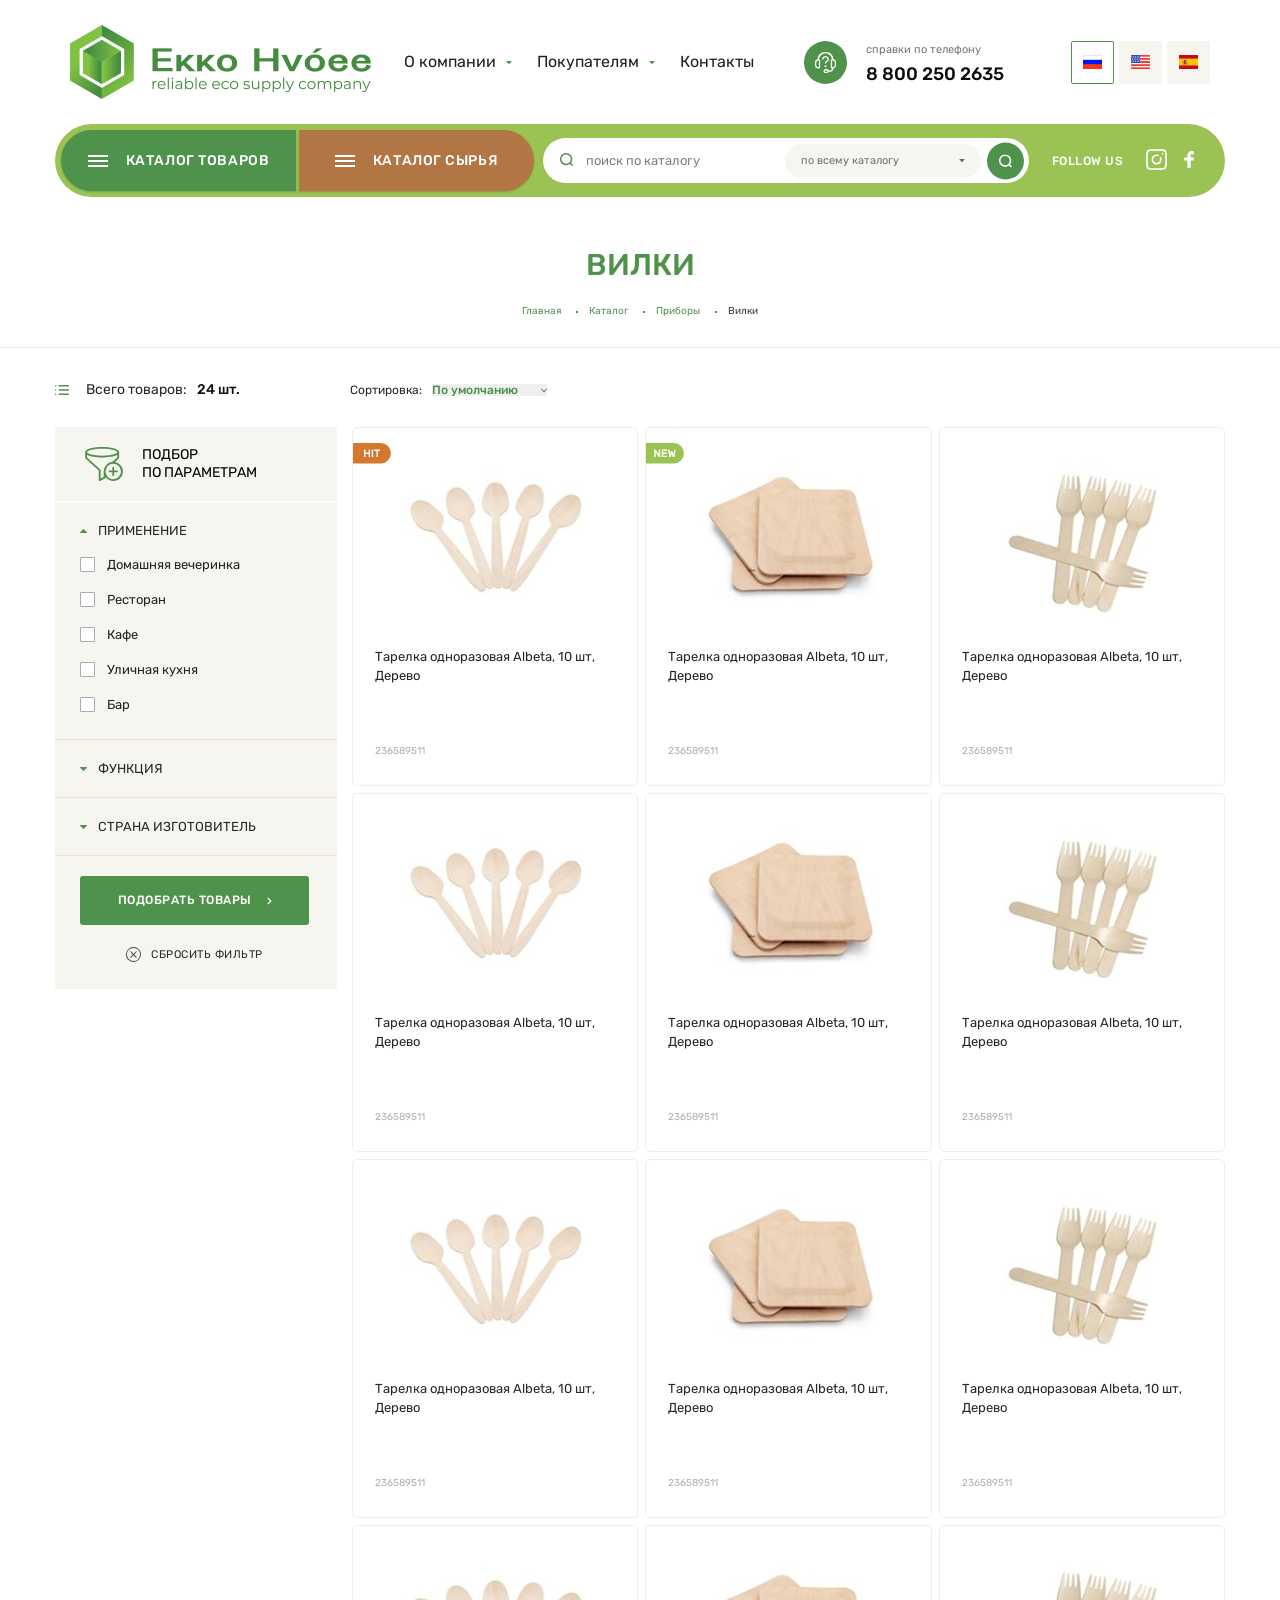
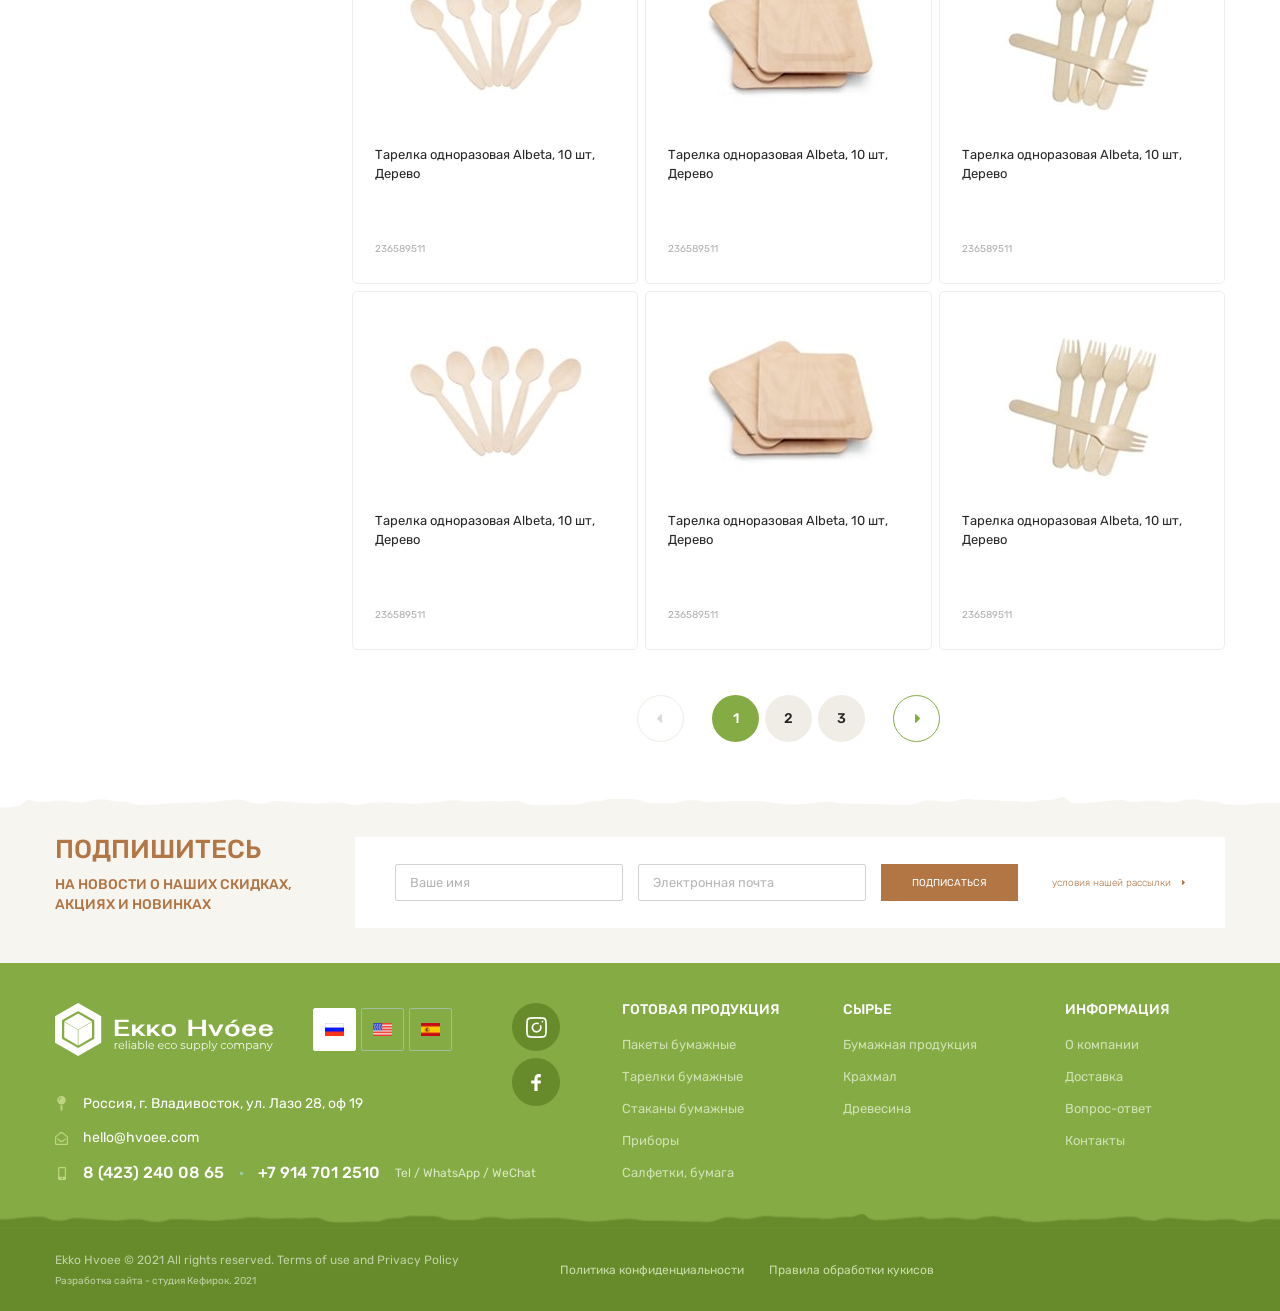
<file: catalog-list.html>
<!DOCTYPE html>
<html>

<head>
    <meta charset="UTF-8">
    <meta name="viewport" content="width=device-width, initial-scale=1.0, minimum-scale=1.0, maximum-scale=1.0, user-scalable=no">
    <link rel="stylesheet" href="css/bootstrap.min.css">
    <link rel="stylesheet" href="https://unpkg.com/swiper/swiper-bundle.min.css" />
    <link rel="stylesheet" href="css/nice-select.css">
    <link rel="stylesheet" href="css/jquery.fancybox.min.css">
    <link rel='stylesheet' href='css/jquery.mCustomScrollbar.css' />
    <link rel="stylesheet" href="css/style.css">
    <title>СТОЛОВЫЕ ПРИБОРЫ</title>
</head>

<body>

    <div class="wrapper">
        <div class="content">
            <header class="header">
                <section class='header-top'>
                    <div class='container'>
                        <div class='header-top__inner'>
                            <a href="index.php" class="header__logo">
                                <img src="images/svg/logo.png" alt="">
                            </a>
                            <div class="header-top__center">
                                <div class="header-top__center-inner">
                                    <nav class="nav">
                                        <div class="nav__item">
                                            <div class="nav__item-show">
                                                <span>О компании</span>
                                                <svg width="6" height="3" id="Слой_1" data-name="Слой 1" xmlns="http://www.w3.org/2000/svg" viewBox="0 0 5.81 3.29"><path fill="#50924c" d="M358.53,430.13a.39.39,0,0,1,.27.66l-2.51,2.52a.39.39,0,0,1-.55,0l-2.52-2.52a.39.39,0,0,1,.28-.66Z" transform="translate(-353.11 -430.13)"/></svg>
                                            </div>
                                            <div class="nav__item-hidden">
                                                <div class="nav__item-hidden-inner">
                                                    <a href="">О компании</a>
                                                    <a href="">Доставка</a>
                                                    <a href="">Вопрос-ответ</a>
                                                    <a href="">Контакты</a>
                                                </div>
                                            </div>
                                        </div>
                                        <div class="nav__item">
                                            <div class="nav__item-show">
                                                <span>Покупателям</span>
                                                <svg width="6" height="3" id="Слой_1" data-name="Слой 1" xmlns="http://www.w3.org/2000/svg" viewBox="0 0 5.81 3.29"><path fill="#50924c" d="M358.53,430.13a.39.39,0,0,1,.27.66l-2.51,2.52a.39.39,0,0,1-.55,0l-2.52-2.52a.39.39,0,0,1,.28-.66Z" transform="translate(-353.11 -430.13)"/></svg>
                                            </div>
                                            <div class="nav__item-hidden">
                                                <div class="nav__item-hidden-inner">
                                                    <a href="">О компании</a>
                                                    <a href="">Доставка</a>
                                                    <a href="">Вопрос-ответ</a>
                                                    <a href="">Контакты</a>
                                                </div>
                                            </div>
                                        </div>
                                        <div class="nav__item">
                                            <a href="" class="nav__item-link">Контакты</a>
                                        </div>

                                    </nav>
                                    <div class="header__phone">
                                        <svg width="43" height="43" id="Слой_1" data-name="Слой 1" xmlns="http://www.w3.org/2000/svg" viewBox="0 0 42.65 42.65"><circle fill="#4f924b" cx="21.32" cy="21.32" r="21.32"></circle><path fill="#fff" d="M374.61,393.15a3.09,3.09,0,0,0-2.11-1.76c-.18-.05-.22-.13-.24-.31a7.75,7.75,0,0,0-4.17-6.12,7.36,7.36,0,0,0-3-.88.7.7,0,0,1-.14,0h-1.06l-.14,0a7.36,7.36,0,0,0-2.36.58,7.75,7.75,0,0,0-4.79,6.42.31.31,0,0,1-.26.31,3.27,3.27,0,0,0-2.42,3.12v2.69a3.29,3.29,0,0,0,2.29,3.1,5.5,5.5,0,0,0,1.66.15,1.3,1.3,0,0,0,1.3-1.3q0-3.28,0-6.57A1.5,1.5,0,0,0,359,392a1.28,1.28,0,0,0-1.11-.73,6.54,6.54,0,0,1,13,0l-.23,0a1.28,1.28,0,0,0-1,1.23q0,3.33,0,6.64a1.19,1.19,0,0,0,.67,1.1,5.85,5.85,0,0,0,.63.23,1.91,1.91,0,0,1-1.59,1.87c-.53.07-1.09,0-1.63.05a.22.22,0,0,1-.23-.15,1.82,1.82,0,0,0-1.49-1.13,12.83,12.83,0,0,0-1.64,0,2,2,0,0,0-1.93,1.81,1.92,1.92,0,0,0,1.63,2.08,12.37,12.37,0,0,0,1.61,0,2,2,0,0,0,.55-.08,1.94,1.94,0,0,0,1.34-1.23h1.45a3.27,3.27,0,0,0,3.09-2.3c.1-.33.14-.69.21-1.05l.14-.05a3.23,3.23,0,0,0,2.33-2.36c0-.14.07-.29.1-.43v-3.36A6.86,6.86,0,0,0,374.61,393.15Zm-16.74,6a2.28,2.28,0,0,1-2.12-.65,1.82,1.82,0,0,1-.49-1.23q0-1.38,0-2.76a2,2,0,0,1,1.89-1.9h.72Zm7.87,4.61h-1.29a.66.66,0,1,1,0-1.31h1.29a.66.66,0,1,1,0,1.31Zm7.88-6.52a2,2,0,0,1-1.92,1.93H371v-6.58c.34,0,.67,0,1,.06a1.93,1.93,0,0,1,1.62,1.89Q373.64,395.86,373.62,397.21Z" transform="translate(-343.11 -373.22)"></path><path fill="#fff" d="M364.36,389.3a2,2,0,0,1,2,1.52,1.94,1.94,0,0,1-1.17,2.25,2.07,2.07,0,0,0-1.41,2.08.69.69,0,0,0,.67.71.65.65,0,0,0,.64-.7.8.8,0,0,1,.59-.87,3.27,3.27,0,0,0-1.24-6.3,3.13,3.13,0,0,0-1.5.36,3.24,3.24,0,0,0-1.78,2.9.65.65,0,0,0,.6.67.66.66,0,0,0,.7-.53,1.62,1.62,0,0,0,0-.22A2,2,0,0,1,364.36,389.3Z" transform="translate(-343.11 -373.22)"></path><path fill="#fff" d="M364.44,397.17a1,1,0,0,0-1,1,1,1,0,1,0,2,0A1,1,0,0,0,364.44,397.17Z" transform="translate(-343.11 -373.22)"></path></svg>
                                        <div>
                                            <span class="header__phone-title">справки по телефону</span>
                                            <a href="tel:8 800 250 2635" class="header__phone-link">8 800 250 2635</a>
                                        </div>
                                    </div>
                                </div>
                            </div>
                            <button class="header__burger">
								<span></span>
								<span></span>
								<span></span>
							</button>
                            <div class="header__langs">
                                <div class="header__lang header__lang--active">
                                    <img src="images/svg/flag-rus.png" alt="">
                                </div>
                                <div class="header__lang">
                                    <img src="images/svg/flag-eng.png" alt="">
                                </div>
                                <div class="header__lang">
                                    <img src="images/svg/flag-spn.png" alt="">
                                </div>
                            </div>
                        </div>
                    </div>
                </section>

                <section class='header-bottom'>
                    <div class='container'>
                        <div class='header-bottom__inner'>
                            <div class="header-bottom__left">
                                <div class="header__catalog">
                                    <div class="header__catalog-show">
                                        <div class="header__catalog-burger">
                                            <span></span>
                                            <span></span>
                                            <span></span>
                                        </div>
                                        <span>КАТАЛОГ ТОВАРОВ</span>
                                    </div>
                                    <div class="header__catalog-hidden">
                                        <div class="header__catalog-item">
                                            <div class="header__catalog-item-show">
                                                <span>ПАКЕТЫ БУМАЖНЫЕ</span>
                                                <svg width="5" height="7" id="Слой_1" data-name="Слой 1" xmlns="http://www.w3.org/2000/svg" viewBox="0 0 5.27 9.29"><path fill="#4f924b" d="M295.41,416.76a.63.63,0,0,1,1.07-.45l4,4a.64.64,0,0,1,0,.89l-4,4a.63.63,0,0,1-1.07-.44Z" transform="translate(-295.41 -416.13)"></path></svg>
                                            </div>
                                            <div class="header__catalog-item-hidden">
                                                <a href="">Вилки</a>
                                                <a href="">Ложки</a>
                                                <a href="">Пункт с длинным названием в две строчки</a>
                                                <a href="">Наборы</a>
                                            </div>
                                        </div>
                                        <div class="header__catalog-item">
                                            <div class="header__catalog-item-show">
                                                <span>Тарелки бумажные</span>
                                                <svg width="5" height="7" id="Слой_1" data-name="Слой 1" xmlns="http://www.w3.org/2000/svg" viewBox="0 0 5.27 9.29"><path fill="#4f924b" d="M295.41,416.76a.63.63,0,0,1,1.07-.45l4,4a.64.64,0,0,1,0,.89l-4,4a.63.63,0,0,1-1.07-.44Z" transform="translate(-295.41 -416.13)"></path></svg>
                                            </div>
                                            <div class="header__catalog-item-hidden">
                                                <a href="">Вилки</a>
                                                <a href="">Ложки</a>
                                                <a href="">Пункт с длинным названием в две строчки</a>
                                                <a href="">Наборы</a>
                                            </div>
                                        </div>
                                        <div class="header__catalog-item">
                                            <div class="header__catalog-item-show">
                                                <span>Стаканы бумажные</span>
                                                <svg width="5" height="7" id="Слой_1" data-name="Слой 1" xmlns="http://www.w3.org/2000/svg" viewBox="0 0 5.27 9.29"><path fill="#4f924b" d="M295.41,416.76a.63.63,0,0,1,1.07-.45l4,4a.64.64,0,0,1,0,.89l-4,4a.63.63,0,0,1-1.07-.44Z" transform="translate(-295.41 -416.13)"></path></svg>
                                            </div>
                                            <div class="header__catalog-item-hidden">
                                                <a href="">Вилки</a>
                                                <a href="">Ложки</a>
                                                <a href="">Пункт с длинным названием в две строчки</a>
                                                <a href="">Наборы</a>
                                            </div>
                                        </div>
                                        <div class="header__catalog-item">
                                            <div class="header__catalog-item-show">
                                                <span>Приборы</span>
                                                <svg width="5" height="7" id="Слой_1" data-name="Слой 1" xmlns="http://www.w3.org/2000/svg" viewBox="0 0 5.27 9.29"><path fill="#4f924b" d="M295.41,416.76a.63.63,0,0,1,1.07-.45l4,4a.64.64,0,0,1,0,.89l-4,4a.63.63,0,0,1-1.07-.44Z" transform="translate(-295.41 -416.13)"></path></svg>
                                            </div>
                                            <div class="header__catalog-item-hidden">
                                                <a href="">Вилки</a>
                                                <a href="">Ложки</a>
                                                <a href="">Пункт с длинным названием в две строчки</a>
                                                <a href="">Наборы</a>
                                            </div>
                                        </div>
                                        <div class="header__catalog-item">
                                            <div class="header__catalog-item-show">
                                                <span>Салфетки, бумага</span>
                                            </div>
                                        </div>
                                    </div>
                                </div>
                                <div class="header__catalog header__catalog--brown">
                                    <div class="header__catalog-show">
                                        <div class="header__catalog-burger">
                                            <span></span>
                                            <span></span>
                                            <span></span>
                                        </div>
                                        <span>КАТАЛОГ СЫРЬЯ</span>
                                    </div>
                                    <div class="header__catalog-hidden">
                                        <div class="header__catalog-item">
                                            <div class="header__catalog-item-show">
                                                <span>Бумажная продукция</span>
                                                <svg width="5" height="7" id="Слой_1" data-name="Слой 1" xmlns="http://www.w3.org/2000/svg" viewBox="0 0 5.27 9.29"><path fill="#b27544" d="M295.41,416.76a.63.63,0,0,1,1.07-.45l4,4a.64.64,0,0,1,0,.89l-4,4a.63.63,0,0,1-1.07-.44Z" transform="translate(-295.41 -416.13)"></path></svg>
                                            </div>
                                            <div class="header__catalog-item-hidden">
                                                <a href="">Флютинг</a>
                                                <a href="">Тестлайнер</a>
                                                <a href="">Крафтлайнер</a>
                                                <a href="">Крафтовая бумага</a>
                                            </div>
                                        </div>
                                        <div class="header__catalog-item">
                                            <div class="header__catalog-item-show">
                                                <span>Крахмал</span>
                                            </div>
                                        </div>
                                        <div class="header__catalog-item">
                                            <div class="header__catalog-item-show">
                                                <span>Древесина</span>
                                                <svg width="5" height="7" id="Слой_1" data-name="Слой 1" xmlns="http://www.w3.org/2000/svg" viewBox="0 0 5.27 9.29"><path fill="#b27544" d="M295.41,416.76a.63.63,0,0,1,1.07-.45l4,4a.64.64,0,0,1,0,.89l-4,4a.63.63,0,0,1-1.07-.44Z" transform="translate(-295.41 -416.13)"></path></svg>
                                            </div>
                                            <div class="header__catalog-item-hidden">
                                                <a href="">Флютинг</a>
                                                <a href="">Тестлайнер</a>
                                                <a href="">Крафтлайнер</a>
                                                <a href="">Крафтовая бумага</a>
                                            </div>
                                        </div>
                                    </div>
                                </div>
                            </div>
                            <div class="header-bottom__right">
                                <div class="header__search">
                                    <i>
										<svg width="13" height="13" id="Слой_1" data-name="Слой 1" xmlns="http://www.w3.org/2000/svg" viewBox="0 0 13.03 12.99"><path fill="#4f924b" d="M370.44,401.18a2,2,0,0,0,.32-.22,1.63,1.63,0,0,0,.49-.72l-1.93-1.93a.72.72,0,0,0-.15-.11,6.13,6.13,0,1,0-1,1,.49.49,0,0,0,.1.15l1.9,1.91ZM364.33,399A4.65,4.65,0,1,1,369,394.4,4.66,4.66,0,0,1,364.33,399Z" transform="translate(-358.23 -388.27)"/></svg>
									</i>
                                    <input type="text" placeholder="поиск по каталогу">
                                    <button class="header__search-btn">
										<svg width="13" height="13" id="Слой_1" data-name="Слой 1" xmlns="http://www.w3.org/2000/svg" viewBox="0 0 13.03 12.99"><path fill="#fff" d="M370.44,401.18a2,2,0,0,0,.32-.22,1.63,1.63,0,0,0,.49-.72l-1.93-1.93a.72.72,0,0,0-.15-.11,6.13,6.13,0,1,0-1,1,.49.49,0,0,0,.1.15l1.9,1.91ZM364.33,399A4.65,4.65,0,1,1,369,394.4,4.66,4.66,0,0,1,364.33,399Z" transform="translate(-358.23 -388.27)"/></svg>
									</button>
                                    <div class="header__search-select">
                                        <div class="header__search-select-show">
                                            <span>по всему каталогу</span>
                                            <svg width="6" height="3" id="Слой_1" data-name="Слой 1" xmlns="http://www.w3.org/2000/svg" viewBox="0 0 5.81 3.29"><path fill="#686868" d="M358.53,430.13a.39.39,0,0,1,.27.66l-2.51,2.52a.39.39,0,0,1-.55,0l-2.52-2.52a.39.39,0,0,1,.28-.66Z" transform="translate(-353.11 -430.13)"></path></svg>
                                        </div>
                                        <div class="header__search-select-hidden">
                                            <div class="header__search-select-item header__search-select-item--active">
                                                <div class="header__search-select-item-title">по всему каталогу</div>
                                            </div>
                                            <div class="header__search-select-item">
                                                <div class="header__search-select-item-title">Пакеты бумажные</div>
                                                <a href="" class="header__search-select-item-link">Пакеты без ручек</a>
                                                <a href="" class="header__search-select-item-link">Пакеты с кручеными ручками</a>
                                                <a href="" class="header__search-select-item-link">Пакеты с плоскими ручками</a>
                                            </div>
                                            <div class="header__search-select-item">
                                                <div class="header__search-select-item-title">Тарелки бумажные</div>
                                                <a href="" class="header__search-select-item-link">Плоские тарелки</a>
                                                <a href="" class="header__search-select-item-link">Глубокие тарелки</a>
                                            </div>
                                            <div class="header__search-select-item">
                                                <div class="header__search-select-item-title">Стаканы бумажные</div>
                                                <a href="" class="header__search-select-item-link">Стаканы для горячих напитков</a>
                                                <a href="" class="header__search-select-item-link">Стаканы для холодных напитков</a>
                                            </div>
                                            <div class="header__search-select-item">
                                                <div class="header__search-select-item-title">Приборы</div>
                                                <a href="" class="header__search-select-item-link">Вилки</a>
                                                <a href="" class="header__search-select-item-link">Ложки</a>
                                                <a href="" class="header__search-select-item-link">Ножи</a>
                                                <a href="" class="header__search-select-item-link">Наборы</a>
                                            </div>
                                            <div class="header__search-select-item">
                                                <div class="header__search-select-item-title">Салфетки, бумага</div>
                                            </div>
















                                        </div>
                                    </div>
                                </div>
                                <div class="header__socials">
                                    <span>FOLLOW US</span>
                                    <a href="">
                                        <svg width="21" height="21" id="Слой_1" data-name="Слой 1" xmlns="http://www.w3.org/2000/svg" viewBox="0 0 21.02 21.11"><g id="ig_instagram_insta_photo" data-name="ig instagram insta photo"><path fill="#fff" d="M301.88,418.52a.86.86,0,0,0-.5,1.11h0a3.42,3.42,0,1,1-2-2,.85.85,0,0,0,1.1-.49.86.86,0,0,0-.49-1.11,5.13,5.13,0,1,0,3,2.95.86.86,0,0,0-1.11-.49Z" transform="translate(-287.56 -410.27)"/><circle fill="#fff" cx="16.49" cy="4.56" r="0.86"/><path fill="#fff" d="M308.34,414.82a4.29,4.29,0,0,0-4.2-4.28h0a65.76,65.76,0,0,0-12.07,0,4.29,4.29,0,0,0-4.28,4.21,80.91,80.91,0,0,0,0,12.06,4.29,4.29,0,0,0,4.2,4.28h0c2,.18,4.05.29,6.08.29s4-.1,6-.29a4.29,4.29,0,0,0,4.24-4.21A75.87,75.87,0,0,0,308.34,414.82Zm-1.71,12a2.57,2.57,0,0,1-2.57,2.56H304a60.66,60.66,0,0,1-11.9,0,2.55,2.55,0,0,1-2.56-2.56v-.07a79,79,0,0,1,0-11.92,2.56,2.56,0,0,1,2.56-2.57h.08q2.94-.27,5.91-.28t6,.28a2.55,2.55,0,0,1,2.57,2.56v.07A74.12,74.12,0,0,1,306.63,426.81Z" transform="translate(-287.56 -410.27)"/></g></svg>
                                    </a>
                                    <a href="">
                                        <svg width="10" height="17" id="Слой_1" data-name="Слой 1" xmlns="http://www.w3.org/2000/svg" viewBox="0 0 9 16"><path fill="#fff" d="M299.57,418.78h3v3h-3v7h-3v-7h-3v-3h3v-1.26a5.69,5.69,0,0,1,1.12-3.51,3.63,3.63,0,0,1,2.79-1.23h2.09v3h-2.1a.9.9,0,0,0-.9.9Z" transform="translate(-293.57 -412.78)"/></svg>
                                    </a>
                                </div>
                            </div>
                        </div>
                    </div>
                </section>
            </header>



            <div class="breadcrumbs">
                <div class="container">
                    <h1 class="breadcrumbs__title">ВИЛКИ</h1>
                    <div class='breadcrumbs__wrap'>
                        <a class='breadcrumbs__item' href='index.php'>
							Главная
						</a>
                        <a class='breadcrumbs__item'>
							Каталог
						</a>
                        <a class='breadcrumbs__item'>
							Приборы
						</a>
                        <span class='breadcrumbs__item'>
							Вилки
						</span>
                    </div>
                </div>
            </div>

            <section class='catalog'>
                <div class='container'>
                    <div class="catalog__top">
                        <div class="catalog__top-all">
                            <svg width="14" height="10" id="Слой_1" data-name="Слой 1" xmlns="http://www.w3.org/2000/svg" viewBox="0 0 13.95 9.76">
								<path fill="#4f924b" d="M353.22,428.32h9.07a.7.7,0,0,0,0-1.4h-9.07a.7.7,0,0,0,0,1.4Z" transform="translate(-349.04 -426.92)"></path>
								<path fill="#4f924b" d="M362.29,431.11h-9.07a.7.7,0,0,0,0,1.39h9.07a.7.7,0,1,0,0-1.39Z" transform="translate(-349.04 -426.92)"></path>
								<path fill="#4f924b" d="M362.29,435.29h-9.07a.7.7,0,0,0,0,1.39h9.07a.7.7,0,1,0,0-1.39Z" transform="translate(-349.04 -426.92)"></path>
								<path fill="#4f924b" d="M350,427a.65.65,0,0,0-.53,0,.68.68,0,0,0-.23.14.91.91,0,0,0-.15.23.86.86,0,0,0,0,.27.74.74,0,0,0,.2.49.69.69,0,0,0,1,0,.7.7,0,0,0,.2-.49.74.74,0,0,0-.2-.5A.68.68,0,0,0,350,427Z" transform="translate(-349.04 -426.92)"></path>
								<path fill="#4f924b" d="M349.47,431.16a.7.7,0,0,0-.23.15.44.44,0,0,0-.08.11.47.47,0,0,0-.07.12.5.5,0,0,0,0,.13s0,.09,0,.13a.65.65,0,0,0,0,.27,1.14,1.14,0,0,0,.15.23.71.71,0,0,0,1,0,1.14,1.14,0,0,0,.15-.23.86.86,0,0,0,.05-.27.68.68,0,0,0-.2-.49A.73.73,0,0,0,349.47,431.16Z" transform="translate(-349.04 -426.92)"></path>
								<path fill="#4f924b" d="M349.24,435.49a.77.77,0,0,0-.2.5.68.68,0,0,0,.2.49.71.71,0,0,0,1,0,.68.68,0,0,0,.2-.49.7.7,0,0,0-1.19-.5Z" transform="translate(-349.04 -426.92)"></path>
							</svg>
                            <span>Всего товаров:</span>
                            <strong>24 шт.</strong>
                        </div>
                        <div class="catalog__sort">
                            <span class="catalog__sort-title">Сортировка:</span>
                            <select name="" id="">
								<option value="">По умолчанию</option>
								<option value="">По умолчанию 2</option>
								<option value="">По умолчанию 3</option>
							</select>
                        </div>
                    </div>
                    <div class='catalog__inner'>
                        <div class="catalog__sidebar">
                            <div class="catalog__filter">
                                <div class="catalog__filter-top">
                                    <svg width="38" height="34" id="Слой_1" data-name="Слой 1" xmlns="http://www.w3.org/2000/svg" viewBox="0 0 37.9 34.18">
										<path fill="#4f924b" d="M367.05,429.78l3.88-3.51a.93.93,0,0,0,.31-.69V420c0-3.63-8.86-5.29-17.09-5.29s-17.09,1.66-17.09,5.29v5.59a.93.93,0,0,0,.31.69l13.36,12.15V448a.94.94,0,0,0,.44.79,1,1,0,0,0,.49.14.87.87,0,0,0,.42-.1l5-2.48a.93.93,0,0,0,.52-.84v-.54a9.62,9.62,0,1,0,9.48-15.14Zm-12.9-13.21c9.85,0,15.22,2.26,15.22,3.42s-5.37,3.41-15.22,3.41-15.23-2.25-15.23-3.41S344.3,416.57,354.15,416.57Zm1.55,23.8v4.52l-3.1,1.55V438a.93.93,0,0,0-.31-.69l-13.37-12.15v-2.62c3,1.85,9.28,2.72,15.23,2.72s12.2-.87,15.22-2.72v2.61l-4.91,4.45s0,0,0,.05a9.66,9.66,0,0,0-8.72,9.59,8.69,8.69,0,0,0,.05.89A1,1,0,0,0,355.7,440.37Zm9.63,6.65a7.77,7.77,0,1,1,7.77-7.77A7.78,7.78,0,0,1,365.33,447Z" transform="translate(-337.06 -414.7)"></path>
										<path fill="#4f924b" d="M369.06,438.32h-2.79v-2.8a.94.94,0,0,0-1.87,0v2.8h-2.79a.93.93,0,1,0,0,1.86h2.79V443a.94.94,0,0,0,1.87,0v-2.8h2.79a.93.93,0,0,0,0-1.86Z" transform="translate(-337.06 -414.7)"></path>
									</svg>
                                    <span>ПОДБОР <br>ПО ПАРАМЕТРАМ</span>
                                    <i>
										<svg width="6" height="3" id="Слой_1" data-name="Слой 1" xmlns="http://www.w3.org/2000/svg" viewBox="0 0 5.81 3.29">
											<path fill="#50924c" d="M358.53,430.13a.39.39,0,0,1,.27.66l-2.51,2.52a.39.39,0,0,1-.55,0l-2.52-2.52a.39.39,0,0,1,.28-.66Z" transform="translate(-353.11 -430.13)"></path>
										</svg>
									</i>
                                </div>
                                <div class="catalog__filter-bottom">
                                    <div class="catalog__filter-items">
                                        <div class="catalog__filter-item">
                                            <div class="catalog__filter-item-show catalog__filter-item-show--active">
                                                <svg width="7" height="4" id="Слой_1" data-name="Слой 1" xmlns="http://www.w3.org/2000/svg" viewBox="0 0 5.81 3.29">
													<path fill="#50924c" d="M358.53,430.13a.39.39,0,0,1,.27.66l-2.51,2.52a.39.39,0,0,1-.55,0l-2.52-2.52a.39.39,0,0,1,.28-.66Z" transform="translate(-353.11 -430.13)"></path>
												</svg>
                                                <span>ПРИМЕНЕНИЕ</span>
                                            </div>
                                            <div class="catalog__filter-item-hidden">
                                                <div class="catalog__filter-item-check">
                                                    <input type='checkbox' class='checkbox' id='c' />
                                                    <label for='c'>Домашняя вечеринка</label>
                                                </div>
                                                <div class="catalog__filter-item-check">
                                                    <input type='checkbox' class='checkbox' id='c2' />
                                                    <label for='c2'>Ресторан</label>
                                                </div>
                                                <div class="catalog__filter-item-check">
                                                    <input type='checkbox' class='checkbox' id='c3' />
                                                    <label for='c3'>Кафе</label>
                                                </div>
                                                <div class="catalog__filter-item-check">
                                                    <input type='checkbox' class='checkbox' id='c4' />
                                                    <label for='c4'>Уличная кухня</label>
                                                </div>
                                                <div class="catalog__filter-item-check">
                                                    <input type='checkbox' class='checkbox' id='c5' />
                                                    <label for='c5'>Бар</label>
                                                </div>
                                            </div>
                                        </div>
                                        <div class="catalog__filter-item">
                                            <div class="catalog__filter-item-show">
                                                <svg width="7" height="4" id="Слой_1" data-name="Слой 1" xmlns="http://www.w3.org/2000/svg" viewBox="0 0 5.81 3.29">
													<path fill="#50924c" d="M358.53,430.13a.39.39,0,0,1,.27.66l-2.51,2.52a.39.39,0,0,1-.55,0l-2.52-2.52a.39.39,0,0,1,.28-.66Z" transform="translate(-353.11 -430.13)"></path>
												</svg>
                                                <span>ФУНКЦИЯ</span>
                                            </div>
                                            <div class="catalog__filter-item-hidden">
                                                <div class="catalog__filter-item-check">
                                                    <input type='checkbox' class='checkbox' id='c6' />
                                                    <label for='c6'>Домашняя вечеринка</label>
                                                </div>
                                                <div class="catalog__filter-item-check">
                                                    <input type='checkbox' class='checkbox' id='c7' />
                                                    <label for='c7'>Ресторан</label>
                                                </div>
                                            </div>
                                        </div>
                                        <div class="catalog__filter-item">
                                            <div class="catalog__filter-item-show">
                                                <svg width="7" height="4" id="Слой_1" data-name="Слой 1" xmlns="http://www.w3.org/2000/svg" viewBox="0 0 5.81 3.29">
													<path fill="#50924c" d="M358.53,430.13a.39.39,0,0,1,.27.66l-2.51,2.52a.39.39,0,0,1-.55,0l-2.52-2.52a.39.39,0,0,1,.28-.66Z" transform="translate(-353.11 -430.13)"></path>
												</svg>
                                                <span>СТРАНА ИЗГОТОВИТЕЛЬ</span>
                                            </div>
                                            <div class="catalog__filter-item-hidden">
                                                <div class="catalog__filter-item-check">
                                                    <input type='checkbox' class='checkbox' id='c8' />
                                                    <label for='c8'>Домашняя вечеринка</label>
                                                </div>
                                                <div class="catalog__filter-item-check">
                                                    <input type='checkbox' class='checkbox' id='c9' />
                                                    <label for='c9'>Ресторан</label>
                                                </div>
                                            </div>
                                        </div>
                                    </div>
                                    <div class="catalog__filter-buttons">
                                        <button class="catalog__filter-submit btn btn-dark-green icon-right">
											<span>ПОДОБРАТЬ ТОВАРЫ</span>
											<svg width="5" height="8" xmlns="http://www.w3.org/2000/svg" viewBox="0 0 320 512">
												<path fill="#fff" d="M285.476 272.971L91.132 467.314c-9.373 9.373-24.569 9.373-33.941 0l-22.667-22.667c-9.357-9.357-9.375-24.522-.04-33.901L188.505 256 34.484 101.255c-9.335-9.379-9.317-24.544.04-33.901l22.667-22.667c9.373-9.373 24.569-9.373 33.941 0L285.475 239.03c9.373 9.372 9.373 24.568.001 33.941z"></path>
											</svg>
										</button>
                                        <button class="catalog__filter-reset btn">
											<svg width="15" height="15" id="Слой_1" data-name="Слой 1" xmlns="http://www.w3.org/2000/svg" viewBox="0 0 14.97 14.97">
												<path fill="#4a494a" fill-rule="evenodd" d="M298.07,413.29a7.49,7.49,0,1,0,7.49,7.49A7.48,7.48,0,0,0,298.07,413.29Zm0,14a6.55,6.55,0,1,1,6.55-6.55A6.55,6.55,0,0,1,298.07,427.33Z" transform="translate(-290.59 -413.29)"></path>
												<path fill="#4a494a" fill-rule="evenodd" d="M298.76,420.78l2.45-2.43a.47.47,0,0,0,0-.66.46.46,0,0,0-.67,0l-2.45,2.42-2.48-2.48a.46.46,0,0,0-.67,0,.48.48,0,0,0,0,.67l2.48,2.48-2.49,2.47a.45.45,0,0,0,0,.66.46.46,0,0,0,.67,0l2.49-2.47,2.46,2.47a.47.47,0,0,0,.67-.67Z" transform="translate(-290.59 -413.29)"></path>
											</svg>
											<span>СБРОСИТЬ ФИЛЬТР</span>
										</button>
                                    </div>
                                </div>
                            </div>
                        </div>
                        <div class="catalog__content">
                            <div class="catalog__items">
                                <div class="catalog__item">
                                    <div class="card">
                                        <svg class="card__tag" id="Слой_1" data-name="Слой 1" xmlns="http://www.w3.org/2000/svg" viewBox="0 0 37.02 20.06">
											<path fill="#d4782e" d="M558.86,439.39h-27v20.06h27a10,10,0,0,0,10-10h0A10,10,0,0,0,558.86,439.39Z" transform="translate(-531.87 -439.39)"></path>
											<path fill="#fff" d="M548.2,445.79a.27.27,0,0,1,.2.09.27.27,0,0,1,.08.19v6.69a.27.27,0,0,1-.28.28h-.84a.32.32,0,0,1-.2-.08.3.3,0,0,1-.08-.2V450H544v2.73a.27.27,0,0,1-.09.2.27.27,0,0,1-.19.08h-.84a.3.3,0,0,1-.2-.08.28.28,0,0,1-.08-.2v-6.69a.27.27,0,0,1,.08-.19.27.27,0,0,1,.2-.09h.84a.31.31,0,0,1,.28.28v2.66h3.12v-2.66a.27.27,0,0,1,.08-.19.28.28,0,0,1,.2-.09Z" transform="translate(-531.87 -439.39)"></path>
											<path fill="#fff" d="M550.37,453a.27.27,0,0,1-.19-.08.27.27,0,0,1-.09-.2v-6.69a.31.31,0,0,1,.28-.28h.84a.27.27,0,0,1,.2.09.27.27,0,0,1,.08.19v6.69a.27.27,0,0,1-.28.28Z" transform="translate(-531.87 -439.39)"></path>
											<path fill="#fff" d="M557.93,445.79a.28.28,0,0,1,.2.09.27.27,0,0,1,.08.19v.74a.3.3,0,0,1-.08.2.32.32,0,0,1-.2.08h-1.86v5.67a.27.27,0,0,1-.09.2.27.27,0,0,1-.19.08H555a.27.27,0,0,1-.28-.28v-5.67h-1.86a.28.28,0,0,1-.2-.08.26.26,0,0,1-.08-.2v-.74a.24.24,0,0,1,.08-.19.25.25,0,0,1,.2-.09Z" transform="translate(-531.87 -439.39)"></path>
										</svg>
                                        <a href="" class="card__img">
                                            <img src="images/card1.jpg" alt="">
                                        </a>
                                        <a href="" class="card__title">Тарелка одноразовая Albeta, 10 шт, Дерево</a>
                                        <div class="card__num">236589511</div>
                                    </div>
                                </div>
                                <div class="catalog__item">
                                    <div class="card">
                                        <svg class="card__tag" id="Слой_1" data-name="Слой 1" xmlns="http://www.w3.org/2000/svg" viewBox="0 0 37.02 20.06">
											<path fill="#9ac353" d="M558.86,439.39h-27v20.06h27a10,10,0,0,0,10-10h0A10,10,0,0,0,558.86,439.39Z" transform="translate(-531.87 -439.39)"></path>
											<path fill="#fff" d="M544.67,453a.37.37,0,0,1-.27-.09l-.14-.15-2.9-4.3v4.26a.26.26,0,0,1-.08.2.28.28,0,0,1-.2.08h-.83a.28.28,0,0,1-.2-.08.26.26,0,0,1-.08-.2v-6.69a.24.24,0,0,1,.08-.19.25.25,0,0,1,.2-.09H541a.37.37,0,0,1,.27.1l.13.14,2.9,4.31v-4.27a.27.27,0,0,1,.08-.19.28.28,0,0,1,.2-.09h.84a.27.27,0,0,1,.2.09.27.27,0,0,1,.08.19v6.69a.27.27,0,0,1-.28.28Z" transform="translate(-531.87 -439.39)"></path>
											<path fill="#fff" d="M552.11,451.75a.24.24,0,0,1,.19.08.25.25,0,0,1,.09.19v.74a.27.27,0,0,1-.09.2.27.27,0,0,1-.19.08h-4.55a.27.27,0,0,1-.19-.08.27.27,0,0,1-.09-.2v-6.69a.31.31,0,0,1,.28-.28H552a.25.25,0,0,1,.2.09.24.24,0,0,1,.08.19v.74a.26.26,0,0,1-.08.2.28.28,0,0,1-.2.08h-3.34v1.64h3.12a.31.31,0,0,1,.28.28v.74a.31.31,0,0,1-.28.28h-3.12v1.72Z" transform="translate(-531.87 -439.39)"></path>
											<path fill="#fff" d="M557,449.59l-.89,3.1a.73.73,0,0,1-.13.25.26.26,0,0,1-.23.1h-.84a.3.3,0,0,1-.24-.1.49.49,0,0,1-.12-.25l-1.33-6.53s0-.07,0-.09a.31.31,0,0,1,.28-.28h.77a.32.32,0,0,1,.2.07.31.31,0,0,1,.12.21l.87,4.39.77-2.76a.62.62,0,0,1,.09-.19.32.32,0,0,1,.27-.11h.85a.3.3,0,0,1,.26.11,1.2,1.2,0,0,1,.1.19l.76,2.76.87-4.39a.32.32,0,0,1,.13-.21.3.3,0,0,1,.19-.07h.77a.27.27,0,0,1,.2.09.27.27,0,0,1,.08.19.34.34,0,0,1,0,.09l-1.32,6.53a.73.73,0,0,1-.12.25.3.3,0,0,1-.25.1h-.84a.26.26,0,0,1-.23-.1,1,1,0,0,1-.13-.25Z" transform="translate(-531.87 -439.39)"></path>
										</svg>
                                        <a href="" class="card__img">
                                            <img src="images/card2.jpg" alt="">
                                        </a>
                                        <a href="" class="card__title">Тарелка одноразовая Albeta, 10 шт, Дерево</a>
                                        <div class="card__num">236589511</div>
                                    </div>
                                </div>
                                <div class="catalog__item">
                                    <div class="card">
                                        <a href="" class="card__img">
                                            <img src="images/card3.jpg" alt="">
                                        </a>
                                        <a href="" class="card__title">Тарелка одноразовая Albeta, 10 шт, Дерево</a>
                                        <div class="card__num">236589511</div>
                                    </div>
                                </div>
                                <div class="catalog__item">
                                    <div class="card">
                                        <a href="" class="card__img">
                                            <img src="images/card1.jpg" alt="">
                                        </a>
                                        <a href="" class="card__title">Тарелка одноразовая Albeta, 10 шт, Дерево</a>
                                        <div class="card__num">236589511</div>
                                    </div>
                                </div>
                                <div class="catalog__item">
                                    <div class="card">
                                        <a href="" class="card__img">
                                            <img src="images/card2.jpg" alt="">
                                        </a>
                                        <a href="" class="card__title">Тарелка одноразовая Albeta, 10 шт, Дерево</a>
                                        <div class="card__num">236589511</div>
                                    </div>
                                </div>
                                <div class="catalog__item">
                                    <div class="card">
                                        <a href="" class="card__img">
                                            <img src="images/card3.jpg" alt="">
                                        </a>
                                        <a href="" class="card__title">Тарелка одноразовая Albeta, 10 шт, Дерево</a>
                                        <div class="card__num">236589511</div>
                                    </div>
                                </div>
                                <div class="catalog__item">
                                    <div class="card">
                                        <a href="" class="card__img">
                                            <img src="images/card1.jpg" alt="">
                                        </a>
                                        <a href="" class="card__title">Тарелка одноразовая Albeta, 10 шт, Дерево</a>
                                        <div class="card__num">236589511</div>
                                    </div>
                                </div>
                                <div class="catalog__item">
                                    <div class="card">
                                        <a href="" class="card__img">
                                            <img src="images/card2.jpg" alt="">
                                        </a>
                                        <a href="" class="card__title">Тарелка одноразовая Albeta, 10 шт, Дерево</a>
                                        <div class="card__num">236589511</div>
                                    </div>
                                </div>
                                <div class="catalog__item">
                                    <div class="card">
                                        <a href="" class="card__img">
                                            <img src="images/card3.jpg" alt="">
                                        </a>
                                        <a href="" class="card__title">Тарелка одноразовая Albeta, 10 шт, Дерево</a>
                                        <div class="card__num">236589511</div>
                                    </div>
                                </div>
                                <div class="catalog__item">
                                    <div class="card">
                                        <a href="" class="card__img">
                                            <img src="images/card1.jpg" alt="">
                                        </a>
                                        <a href="" class="card__title">Тарелка одноразовая Albeta, 10 шт, Дерево</a>
                                        <div class="card__num">236589511</div>
                                    </div>
                                </div>
                                <div class="catalog__item">
                                    <div class="card">
                                        <a href="" class="card__img">
                                            <img src="images/card2.jpg" alt="">
                                        </a>
                                        <a href="" class="card__title">Тарелка одноразовая Albeta, 10 шт, Дерево</a>
                                        <div class="card__num">236589511</div>
                                    </div>
                                </div>
                                <div class="catalog__item">
                                    <div class="card">
                                        <a href="" class="card__img">
                                            <img src="images/card3.jpg" alt="">
                                        </a>
                                        <a href="" class="card__title">Тарелка одноразовая Albeta, 10 шт, Дерево</a>
                                        <div class="card__num">236589511</div>
                                    </div>
                                </div>
                                <div class="catalog__item">
                                    <div class="card">
                                        <a href="" class="card__img">
                                            <img src="images/card1.jpg" alt="">
                                        </a>
                                        <a href="" class="card__title">Тарелка одноразовая Albeta, 10 шт, Дерево</a>
                                        <div class="card__num">236589511</div>
                                    </div>
                                </div>
                                <div class="catalog__item">
                                    <div class="card">
                                        <a href="" class="card__img">
                                            <img src="images/card2.jpg" alt="">
                                        </a>
                                        <a href="" class="card__title">Тарелка одноразовая Albeta, 10 шт, Дерево</a>
                                        <div class="card__num">236589511</div>
                                    </div>
                                </div>
                                <div class="catalog__item">
                                    <div class="card">
                                        <a href="" class="card__img">
                                            <img src="images/card3.jpg" alt="">
                                        </a>
                                        <a href="" class="card__title">Тарелка одноразовая Albeta, 10 шт, Дерево</a>
                                        <div class="card__num">236589511</div>
                                    </div>
                                </div>
                            </div>
                            <div class="pagination">
                                <button class="pagination__btn pagination__btn--disabled pagination__btn--prev">
									<svg width="5" height="9" id="Слой_1" data-name="Слой 1" xmlns="http://www.w3.org/2000/svg" viewBox="0 0 5.27 9.29">
										<path fill="#85ab45" d="M300.68,424.8a.63.63,0,0,1-1.07.44l-4-4a.64.64,0,0,1,0-.89l4-4a.63.63,0,0,1,1.07.45Z" transform="translate(-295.41 -416.13)"></path>
									</svg>
								</button>
                                <div class="pagination__item pagination__item--active">1</div>
                                <div class="pagination__item">2</div>
                                <div class="pagination__item">3</div>
                                <button class="pagination__btn">
									<svg width="5" height="9" id="Слой_1" data-name="Слой 1" xmlns="http://www.w3.org/2000/svg" viewBox="0 0 5.27 9.29">
										<path fill="#85ab45" d="M295.41,416.76a.63.63,0,0,1,1.07-.45l4,4a.64.64,0,0,1,0,.89l-4,4a.63.63,0,0,1-1.07-.44Z" transform="translate(-295.41 -416.13)"></path>
									</svg>
								</button>
                            </div>
                        </div>
                    </div>


                </div>
            </section>

            <section class='follow'>
                <div class='container'>
                    <div class='follow__inner'>
                        <div class="follow__left">
                            <div class="follow__title">ПОДПИШИТЕСЬ</div>
                            <div class="follow__subtitle">на новости о наших скидках, акциях и новинках</div>
                        </div>
                        <div class="follow__right">
                            <form class="follow__form">
                                <div class="follow__form-group">
                                    <input type="text" placeholder="Ваше имя">
                                </div>
                                <div class="follow__form-group">
                                    <input type="email" placeholder="Электронная почта">
                                </div>
                                <button class="follow__form-btn btn-brown">ПОДПИСАТЬСЯ</button>
                            </form>
                            <a href="" class="follow__link">
                                <span>условия нашей рассылки</span>
                                <svg width="3" height="5" id="Слой_1" data-name="Слой 1" xmlns="http://www.w3.org/2000/svg" viewBox="0 0 5.27 9.29">
									<path fill="#b27544" d="M295.41,416.76a.63.63,0,0,1,1.07-.45l4,4a.64.64,0,0,1,0,.89l-4,4a.63.63,0,0,1-1.07-.44Z" transform="translate(-295.41 -416.13)"></path>
								</svg>
                            </a>
                        </div>
                    </div>
                </div>
            </section>


        </div>

        <footer class='footer'>
            <section class='footer-top'>
                <div class='container'>
                    <div class='footer-top__inner'>
                        <div class="footer__col">
                            <div class="footer__head">
                                <a href="" class="footer__logo">
                                    <img src="images/svg/footer-logo.svg" alt="">
                                </a>
                                <div class="footer__langs">
                                    <div class="footer__lang footer__lang--active">
                                        <img src="images/svg/flag-rus.png" alt="">
                                    </div>
                                    <div class="footer__lang">
                                        <img src="images/svg/flag-eng.png" alt="">
                                    </div>
                                    <div class="footer__lang">
                                        <img src="images/svg/flag-spn.png" alt="">
                                    </div>
                                </div>
                            </div>
                            <div class="footer__socials">
                                <a href="" class="footer__socials-item">
                                    <svg width="21" height="21" id="Слой_1" data-name="Слой 1" xmlns="http://www.w3.org/2000/svg" viewBox="0 0 21.02 21.11">
										<g id="ig_instagram_insta_photo" data-name="ig instagram insta photo">
											<path fill="#fff" d="M301.88,418.52a.86.86,0,0,0-.5,1.11h0a3.42,3.42,0,1,1-2-2,.85.85,0,0,0,1.1-.49.86.86,0,0,0-.49-1.11,5.13,5.13,0,1,0,3,2.95.86.86,0,0,0-1.11-.49Z" transform="translate(-287.56 -410.27)"></path>
											<circle fill="#fff" cx="16.49" cy="4.56" r="0.86"></circle>
											<path fill="#fff" d="M308.34,414.82a4.29,4.29,0,0,0-4.2-4.28h0a65.76,65.76,0,0,0-12.07,0,4.29,4.29,0,0,0-4.28,4.21,80.91,80.91,0,0,0,0,12.06,4.29,4.29,0,0,0,4.2,4.28h0c2,.18,4.05.29,6.08.29s4-.1,6-.29a4.29,4.29,0,0,0,4.24-4.21A75.87,75.87,0,0,0,308.34,414.82Zm-1.71,12a2.57,2.57,0,0,1-2.57,2.56H304a60.66,60.66,0,0,1-11.9,0,2.55,2.55,0,0,1-2.56-2.56v-.07a79,79,0,0,1,0-11.92,2.56,2.56,0,0,1,2.56-2.57h.08q2.94-.27,5.91-.28t6,.28a2.55,2.55,0,0,1,2.57,2.56v.07A74.12,74.12,0,0,1,306.63,426.81Z" transform="translate(-287.56 -410.27)"></path>
										</g>
									</svg>
                                </a>
                                <a href="" class="footer__socials-item">
                                    <svg width="10" height="17" id="Слой_1" data-name="Слой 1" xmlns="http://www.w3.org/2000/svg" viewBox="0 0 9 16">
										<path fill="#fff" d="M299.57,418.78h3v3h-3v7h-3v-7h-3v-3h3v-1.26a5.69,5.69,0,0,1,1.12-3.51,3.63,3.63,0,0,1,2.79-1.23h2.09v3h-2.1a.9.9,0,0,0-.9.9Z" transform="translate(-293.57 -412.78)"></path>
									</svg>
                                </a>
                            </div>
                            <div class="footer__info">
                                <div class="footer__address">
                                    <i>
										<svg width="9" height="15" id="Слой_1" data-name="Слой 1" xmlns="http://www.w3.org/2000/svg" viewBox="0 0 7.88 14">
											<path fill="#bed681" d="M281.14,422.72a3.94,3.94,0,1,1-3.94-3.94A3.94,3.94,0,0,1,281.14,422.72Zm-3.61-2.19a.33.33,0,0,0-.33-.33,2.51,2.51,0,0,0-2.51,2.52.32.32,0,0,0,.32.33.33.33,0,0,0,.33-.33,1.86,1.86,0,0,1,1.86-1.86A.33.33,0,0,0,277.53,420.53Zm-.33,7a5.14,5.14,0,0,0,.88-.08v4.28l-.61.91a.33.33,0,0,1-.54,0l-.6-.91v-4.28A4.94,4.94,0,0,0,277.2,427.53Z" transform="translate(-273.26 -418.78)" />
										</svg>
									</i>
                                    <span>Россия, г. Владивосток, ул. Лазо 28, оф 19</span>
                                </div>
                                <a href="mailto:hello@hvoee.com" class="footer__mail">
                                    <i>
										<svg width="13" height="13" id="Слой_1" data-name="Слой 1" xmlns="http://www.w3.org/2000/svg" viewBox="0 0 12 12">
											<path fill="#bed681" d="M283.2,424.53v6.15a1.13,1.13,0,0,1-1.12,1.13h-9.75a1.13,1.13,0,0,1-1.13-1.13v-6.15a1.13,1.13,0,0,1,.41-.87l3.17-2.54a2.89,2.89,0,0,1,4.84,0c.55.43,3.06,2.45,3.17,2.54A1.13,1.13,0,0,1,283.2,424.53Zm-1.12.07a.11.11,0,0,0-.06-.11l-3.1-2.5c-.41-.32-1.16-1.06-1.72-1.06s-1.29.73-1.72,1.06l-3.1,2.5s-.05.06-.05.11v5.94a.14.14,0,0,0,.14.14h9.47a.14.14,0,0,0,.14-.14Zm-.79,1.94c-.68.54-1.39,1.12-1.67,1.33a4.26,4.26,0,0,1-2.42,1.31,4.31,4.31,0,0,1-2.42-1.31l-1.66-1.33a.28.28,0,0,1,0-.4l.35-.43a.29.29,0,0,1,.4,0l1.65,1.32c.41.33,1.17,1.07,1.72,1.07s1.3-.73,1.72-1.07l1.66-1.32a.27.27,0,0,1,.39,0l.36.43A.29.29,0,0,1,281.29,426.54Z" transform="translate(-271.2 -419.81)" />
										</svg>
									</i>
                                    <span>hello@hvoee.com</span>
                                </a>
                                <div class="footer__phones">
                                    <a href="tel:8 (423) 240 08 65" class="footer__phone">
                                        <i>
											<svg width="8" height="13" id="Слой_1" data-name="Слой 1" xmlns="http://www.w3.org/2000/svg" viewBox="0 0 7.5 12">
												<path fill="#bed681" d="M281,420.93v9.75a1.13,1.13,0,0,1-1.12,1.13h-5.25a1.13,1.13,0,0,1-1.13-1.13v-9.75a1.12,1.12,0,0,1,1.13-1.12h5.25A1.12,1.12,0,0,1,281,420.93Zm-1.12.28a.29.29,0,0,0-.29-.28h-4.68a.28.28,0,0,0-.28.28v7.32a.28.28,0,0,0,.28.28h4.68a.29.29,0,0,0,.29-.28Zm-1.88,9.1a.75.75,0,0,0-1.5,0,.75.75,0,0,0,1.5,0Z" transform="translate(-273.45 -419.81)" />
											</svg>
										</i>
                                        <span>8 (423) 240 08 65</span>
                                    </a>
                                    <a href="tel:+7 914 701 2510" class="footer__whatsapp">
                                        <i></i>
                                        <strong>+7 914 701 2510</strong>
                                        <span>Tel / WhatsApp / WeChat</span>
                                    </a>
                                </div>
                            </div>

                        </div>
                        <div class="footer__col">
                            <div class="footer__title">ГОТОВАЯ ПРОДУКЦИЯ</div>
                            <a href="" class="footer__link">Пакеты бумажные</a>
                            <a href="" class="footer__link">Тарелки бумажные</a>
                            <a href="" class="footer__link">Стаканы бумажные</a>
                            <a href="" class="footer__link">Приборы</a>
                            <a href="" class="footer__link">Салфетки, бумага</a>
                        </div>
                        <div class="footer__col">
                            <div class="footer__title">СЫРЬЕ</div>
                            <a href="" class="footer__link">Бумажная продукция</a>
                            <a href="" class="footer__link">Крахмал</a>
                            <a href="" class="footer__link">Древесина</a>
                        </div>
                        <div class="footer__col">
                            <div class="footer__title">ИНФОРМАЦИЯ</div>
                            <a href="" class="footer__link">О компании</a>
                            <a href="" class="footer__link">Доставка</a>
                            <a href="" class="footer__link">Вопрос-ответ</a>
                            <a href="" class="footer__link">Контакты</a>
                        </div>
                    </div>
                </div>
            </section>
            <section class='footer-bottom'>
                <div class='container'>
                    <div class='footer-bottom__inner'>
                        <div class="footer__col">
                            <div class="footer__privacy">Ekko Hvoee © 2021 All rights reserved. Terms of use and Privacy Policy</div>
                            <div class="footer__by">
                                Разработка сайта - <a href="http://www.kefirok.ru" target="_blank"> студия Кефирок</a>. 2021
                            </div>
                        </div>
                        <div class="footer-bottom__info">
                            <a href="" class="footer-bottom__link">Политика конфиденциальности</a>
                            <a href="" class="footer-bottom__link">Правила обработки кукисов</a>
                        </div>
                    </div>
                </div>
            </section>
        </footer>

        <script src="js/jquery-1.11.3.min.js"></script>
        <script src="js/jquery.nice-select.min.js"></script>
        <script src="js/jquery.maskedinput.min.js"></script>
        <script src="js/bootstrap.min.js"></script>
        <script src="js/jquery.fancybox.min.js"></script>
        <script src='js/jquery.mCustomScrollbar.concat.min.js'></script>
        <script src="js/swiper.js"></script>
        <script src="js/index.js"></script>
    </div>




</body>

</html>
</file>
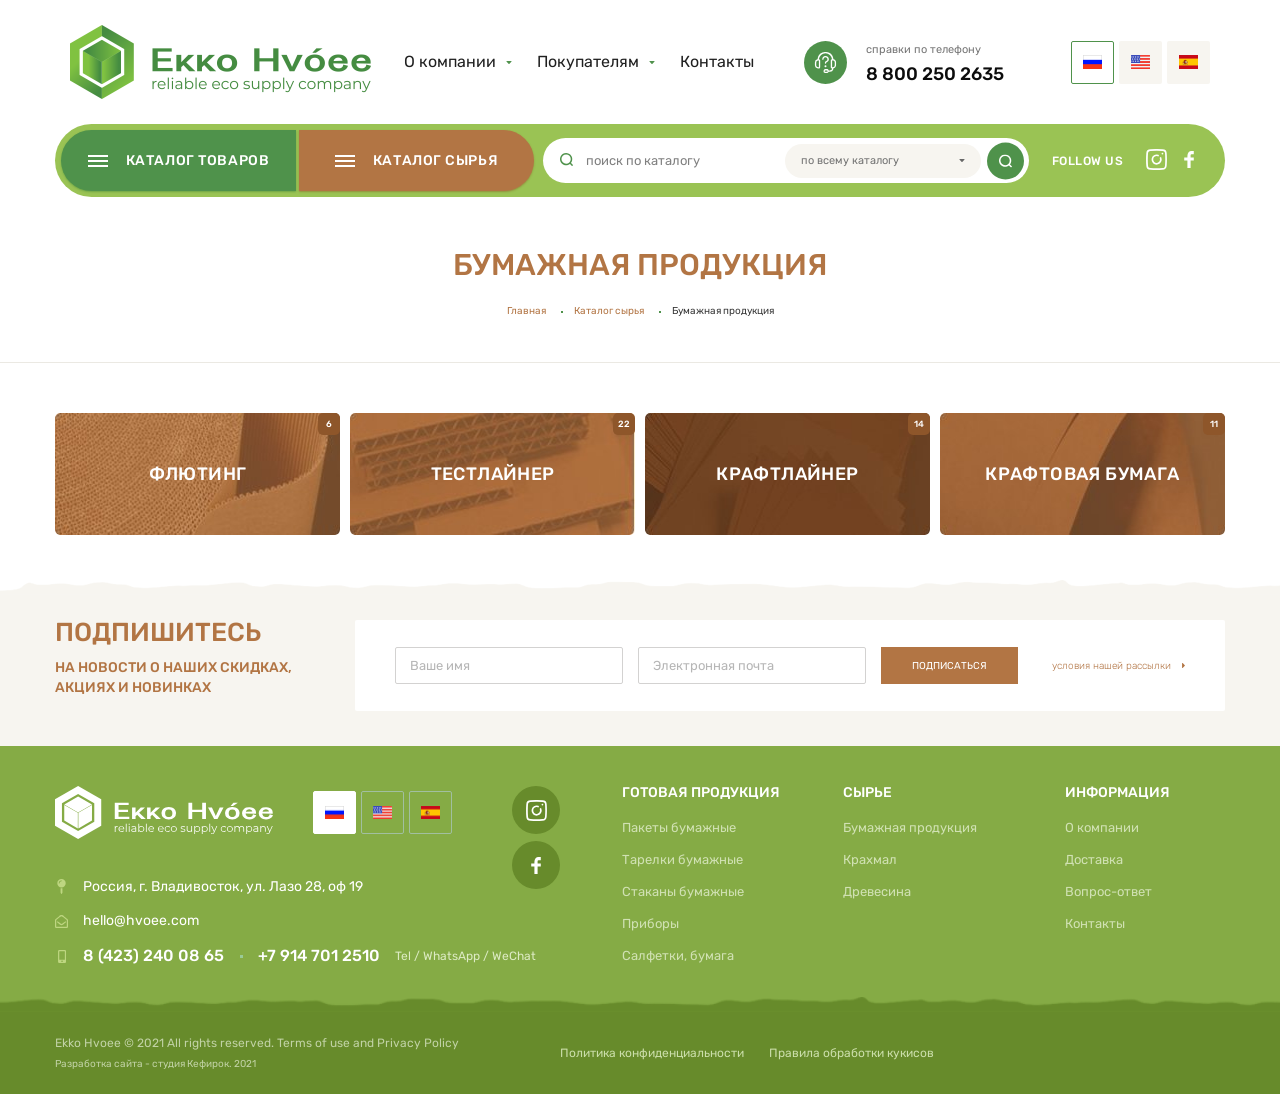
<file: catalog-raw-category.html>
<!DOCTYPE html>
<html>

<head>
    <meta charset="UTF-8">
    <meta name="viewport" content="width=device-width, initial-scale=1.0, minimum-scale=1.0, maximum-scale=1.0, user-scalable=no">
    <link rel="stylesheet" href="css/bootstrap.min.css">
    <link rel="stylesheet" href="https://unpkg.com/swiper/swiper-bundle.min.css" />
    <link rel="stylesheet" href="css/nice-select.css">
    <link rel="stylesheet" href="css/jquery.fancybox.min.css">
    <link rel='stylesheet' href='css/jquery.mCustomScrollbar.css' />
    <link rel="stylesheet" href="css/style.css">
    <title>КАТАЛОГ СЫРЬЯ ДЛЯ ПРОИЗВОДСТВА</title>
</head>

<body>

    <div class="wrapper">
        <div class="content">
            <header class="header">
                <section class='header-top'>
                    <div class='container'>
                        <div class='header-top__inner'>
                            <a href="index.php" class="header__logo">
                                <img src="images/svg/logo.png" alt="">
                            </a>
                            <div class="header-top__center">
                                <div class="header-top__center-inner">
                                    <nav class="nav">
                                        <div class="nav__item">
                                            <div class="nav__item-show">
                                                <span>О компании</span>
                                                <svg width="6" height="3" id="Слой_1" data-name="Слой 1" xmlns="http://www.w3.org/2000/svg" viewBox="0 0 5.81 3.29"><path fill="#50924c" d="M358.53,430.13a.39.39,0,0,1,.27.66l-2.51,2.52a.39.39,0,0,1-.55,0l-2.52-2.52a.39.39,0,0,1,.28-.66Z" transform="translate(-353.11 -430.13)"/></svg>
                                            </div>
                                            <div class="nav__item-hidden">
                                                <div class="nav__item-hidden-inner">
                                                    <a href="">О компании</a>
                                                    <a href="">Доставка</a>
                                                    <a href="">Вопрос-ответ</a>
                                                    <a href="">Контакты</a>
                                                </div>
                                            </div>
                                        </div>
                                        <div class="nav__item">
                                            <div class="nav__item-show">
                                                <span>Покупателям</span>
                                                <svg width="6" height="3" id="Слой_1" data-name="Слой 1" xmlns="http://www.w3.org/2000/svg" viewBox="0 0 5.81 3.29"><path fill="#50924c" d="M358.53,430.13a.39.39,0,0,1,.27.66l-2.51,2.52a.39.39,0,0,1-.55,0l-2.52-2.52a.39.39,0,0,1,.28-.66Z" transform="translate(-353.11 -430.13)"/></svg>
                                            </div>
                                            <div class="nav__item-hidden">
                                                <div class="nav__item-hidden-inner">
                                                    <a href="">О компании</a>
                                                    <a href="">Доставка</a>
                                                    <a href="">Вопрос-ответ</a>
                                                    <a href="">Контакты</a>
                                                </div>
                                            </div>
                                        </div>
                                        <div class="nav__item">
                                            <a href="" class="nav__item-link">Контакты</a>
                                        </div>

                                    </nav>
                                    <div class="header__phone">
                                        <svg width="43" height="43" id="Слой_1" data-name="Слой 1" xmlns="http://www.w3.org/2000/svg" viewBox="0 0 42.65 42.65"><circle fill="#4f924b" cx="21.32" cy="21.32" r="21.32"></circle><path fill="#fff" d="M374.61,393.15a3.09,3.09,0,0,0-2.11-1.76c-.18-.05-.22-.13-.24-.31a7.75,7.75,0,0,0-4.17-6.12,7.36,7.36,0,0,0-3-.88.7.7,0,0,1-.14,0h-1.06l-.14,0a7.36,7.36,0,0,0-2.36.58,7.75,7.75,0,0,0-4.79,6.42.31.31,0,0,1-.26.31,3.27,3.27,0,0,0-2.42,3.12v2.69a3.29,3.29,0,0,0,2.29,3.1,5.5,5.5,0,0,0,1.66.15,1.3,1.3,0,0,0,1.3-1.3q0-3.28,0-6.57A1.5,1.5,0,0,0,359,392a1.28,1.28,0,0,0-1.11-.73,6.54,6.54,0,0,1,13,0l-.23,0a1.28,1.28,0,0,0-1,1.23q0,3.33,0,6.64a1.19,1.19,0,0,0,.67,1.1,5.85,5.85,0,0,0,.63.23,1.91,1.91,0,0,1-1.59,1.87c-.53.07-1.09,0-1.63.05a.22.22,0,0,1-.23-.15,1.82,1.82,0,0,0-1.49-1.13,12.83,12.83,0,0,0-1.64,0,2,2,0,0,0-1.93,1.81,1.92,1.92,0,0,0,1.63,2.08,12.37,12.37,0,0,0,1.61,0,2,2,0,0,0,.55-.08,1.94,1.94,0,0,0,1.34-1.23h1.45a3.27,3.27,0,0,0,3.09-2.3c.1-.33.14-.69.21-1.05l.14-.05a3.23,3.23,0,0,0,2.33-2.36c0-.14.07-.29.1-.43v-3.36A6.86,6.86,0,0,0,374.61,393.15Zm-16.74,6a2.28,2.28,0,0,1-2.12-.65,1.82,1.82,0,0,1-.49-1.23q0-1.38,0-2.76a2,2,0,0,1,1.89-1.9h.72Zm7.87,4.61h-1.29a.66.66,0,1,1,0-1.31h1.29a.66.66,0,1,1,0,1.31Zm7.88-6.52a2,2,0,0,1-1.92,1.93H371v-6.58c.34,0,.67,0,1,.06a1.93,1.93,0,0,1,1.62,1.89Q373.64,395.86,373.62,397.21Z" transform="translate(-343.11 -373.22)"></path><path fill="#fff" d="M364.36,389.3a2,2,0,0,1,2,1.52,1.94,1.94,0,0,1-1.17,2.25,2.07,2.07,0,0,0-1.41,2.08.69.69,0,0,0,.67.71.65.65,0,0,0,.64-.7.8.8,0,0,1,.59-.87,3.27,3.27,0,0,0-1.24-6.3,3.13,3.13,0,0,0-1.5.36,3.24,3.24,0,0,0-1.78,2.9.65.65,0,0,0,.6.67.66.66,0,0,0,.7-.53,1.62,1.62,0,0,0,0-.22A2,2,0,0,1,364.36,389.3Z" transform="translate(-343.11 -373.22)"></path><path fill="#fff" d="M364.44,397.17a1,1,0,0,0-1,1,1,1,0,1,0,2,0A1,1,0,0,0,364.44,397.17Z" transform="translate(-343.11 -373.22)"></path></svg>
                                        <div>
                                            <span class="header__phone-title">справки по телефону</span>
                                            <a href="tel:8 800 250 2635" class="header__phone-link">8 800 250 2635</a>
                                        </div>
                                    </div>
                                </div>
                            </div>
                            <button class="header__burger">
								<span></span>
								<span></span>
								<span></span>
							</button>
                            <div class="header__langs">
                                <div class="header__lang header__lang--active">
                                    <img src="images/svg/flag-rus.png" alt="">
                                </div>
                                <div class="header__lang">
                                    <img src="images/svg/flag-eng.png" alt="">
                                </div>
                                <div class="header__lang">
                                    <img src="images/svg/flag-spn.png" alt="">
                                </div>
                            </div>
                        </div>
                    </div>
                </section>

                <section class='header-bottom'>
                    <div class='container'>
                        <div class='header-bottom__inner'>
                            <div class="header-bottom__left">
                                <div class="header__catalog">
                                    <div class="header__catalog-show">
                                        <div class="header__catalog-burger">
                                            <span></span>
                                            <span></span>
                                            <span></span>
                                        </div>
                                        <span>КАТАЛОГ ТОВАРОВ</span>
                                    </div>
                                    <div class="header__catalog-hidden">
                                        <div class="header__catalog-item">
                                            <div class="header__catalog-item-show">
                                                <span>ПАКЕТЫ БУМАЖНЫЕ</span>
                                                <svg width="5" height="7" id="Слой_1" data-name="Слой 1" xmlns="http://www.w3.org/2000/svg" viewBox="0 0 5.27 9.29"><path fill="#4f924b" d="M295.41,416.76a.63.63,0,0,1,1.07-.45l4,4a.64.64,0,0,1,0,.89l-4,4a.63.63,0,0,1-1.07-.44Z" transform="translate(-295.41 -416.13)"></path></svg>
                                            </div>
                                            <div class="header__catalog-item-hidden">
                                                <a href="">Вилки</a>
                                                <a href="">Ложки</a>
                                                <a href="">Пункт с длинным названием в две строчки</a>
                                                <a href="">Наборы</a>
                                            </div>
                                        </div>
                                        <div class="header__catalog-item">
                                            <div class="header__catalog-item-show">
                                                <span>Тарелки бумажные</span>
                                                <svg width="5" height="7" id="Слой_1" data-name="Слой 1" xmlns="http://www.w3.org/2000/svg" viewBox="0 0 5.27 9.29"><path fill="#4f924b" d="M295.41,416.76a.63.63,0,0,1,1.07-.45l4,4a.64.64,0,0,1,0,.89l-4,4a.63.63,0,0,1-1.07-.44Z" transform="translate(-295.41 -416.13)"></path></svg>
                                            </div>
                                            <div class="header__catalog-item-hidden">
                                                <a href="">Вилки</a>
                                                <a href="">Ложки</a>
                                                <a href="">Пункт с длинным названием в две строчки</a>
                                                <a href="">Наборы</a>
                                            </div>
                                        </div>
                                        <div class="header__catalog-item">
                                            <div class="header__catalog-item-show">
                                                <span>Стаканы бумажные</span>
                                                <svg width="5" height="7" id="Слой_1" data-name="Слой 1" xmlns="http://www.w3.org/2000/svg" viewBox="0 0 5.27 9.29"><path fill="#4f924b" d="M295.41,416.76a.63.63,0,0,1,1.07-.45l4,4a.64.64,0,0,1,0,.89l-4,4a.63.63,0,0,1-1.07-.44Z" transform="translate(-295.41 -416.13)"></path></svg>
                                            </div>
                                            <div class="header__catalog-item-hidden">
                                                <a href="">Вилки</a>
                                                <a href="">Ложки</a>
                                                <a href="">Пункт с длинным названием в две строчки</a>
                                                <a href="">Наборы</a>
                                            </div>
                                        </div>
                                        <div class="header__catalog-item">
                                            <div class="header__catalog-item-show">
                                                <span>Приборы</span>
                                                <svg width="5" height="7" id="Слой_1" data-name="Слой 1" xmlns="http://www.w3.org/2000/svg" viewBox="0 0 5.27 9.29"><path fill="#4f924b" d="M295.41,416.76a.63.63,0,0,1,1.07-.45l4,4a.64.64,0,0,1,0,.89l-4,4a.63.63,0,0,1-1.07-.44Z" transform="translate(-295.41 -416.13)"></path></svg>
                                            </div>
                                            <div class="header__catalog-item-hidden">
                                                <a href="">Вилки</a>
                                                <a href="">Ложки</a>
                                                <a href="">Пункт с длинным названием в две строчки</a>
                                                <a href="">Наборы</a>
                                            </div>
                                        </div>
                                        <div class="header__catalog-item">
                                            <div class="header__catalog-item-show">
                                                <span>Салфетки, бумага</span>
                                            </div>
                                        </div>
                                    </div>
                                </div>
                                <div class="header__catalog header__catalog--brown">
                                    <div class="header__catalog-show">
                                        <div class="header__catalog-burger">
                                            <span></span>
                                            <span></span>
                                            <span></span>
                                        </div>
                                        <span>КАТАЛОГ СЫРЬЯ</span>
                                    </div>
                                    <div class="header__catalog-hidden">
                                        <div class="header__catalog-item">
                                            <div class="header__catalog-item-show">
                                                <span>Бумажная продукция</span>
                                                <svg width="5" height="7" id="Слой_1" data-name="Слой 1" xmlns="http://www.w3.org/2000/svg" viewBox="0 0 5.27 9.29"><path fill="#b27544" d="M295.41,416.76a.63.63,0,0,1,1.07-.45l4,4a.64.64,0,0,1,0,.89l-4,4a.63.63,0,0,1-1.07-.44Z" transform="translate(-295.41 -416.13)"></path></svg>
                                            </div>
                                            <div class="header__catalog-item-hidden">
                                                <a href="">Флютинг</a>
                                                <a href="">Тестлайнер</a>
                                                <a href="">Крафтлайнер</a>
                                                <a href="">Крафтовая бумага</a>
                                            </div>
                                        </div>
                                        <div class="header__catalog-item">
                                            <div class="header__catalog-item-show">
                                                <span>Крахмал</span>
                                            </div>
                                        </div>
                                        <div class="header__catalog-item">
                                            <div class="header__catalog-item-show">
                                                <span>Древесина</span>
                                                <svg width="5" height="7" id="Слой_1" data-name="Слой 1" xmlns="http://www.w3.org/2000/svg" viewBox="0 0 5.27 9.29"><path fill="#b27544" d="M295.41,416.76a.63.63,0,0,1,1.07-.45l4,4a.64.64,0,0,1,0,.89l-4,4a.63.63,0,0,1-1.07-.44Z" transform="translate(-295.41 -416.13)"></path></svg>
                                            </div>
                                            <div class="header__catalog-item-hidden">
                                                <a href="">Флютинг</a>
                                                <a href="">Тестлайнер</a>
                                                <a href="">Крафтлайнер</a>
                                                <a href="">Крафтовая бумага</a>
                                            </div>
                                        </div>
                                    </div>
                                </div>
                            </div>
                            <div class="header-bottom__right">
                                <div class="header__search">
                                    <i>
										<svg width="13" height="13" id="Слой_1" data-name="Слой 1" xmlns="http://www.w3.org/2000/svg" viewBox="0 0 13.03 12.99"><path fill="#4f924b" d="M370.44,401.18a2,2,0,0,0,.32-.22,1.63,1.63,0,0,0,.49-.72l-1.93-1.93a.72.72,0,0,0-.15-.11,6.13,6.13,0,1,0-1,1,.49.49,0,0,0,.1.15l1.9,1.91ZM364.33,399A4.65,4.65,0,1,1,369,394.4,4.66,4.66,0,0,1,364.33,399Z" transform="translate(-358.23 -388.27)"/></svg>
									</i>
                                    <input type="text" placeholder="поиск по каталогу">
                                    <button class="header__search-btn">
										<svg width="13" height="13" id="Слой_1" data-name="Слой 1" xmlns="http://www.w3.org/2000/svg" viewBox="0 0 13.03 12.99"><path fill="#fff" d="M370.44,401.18a2,2,0,0,0,.32-.22,1.63,1.63,0,0,0,.49-.72l-1.93-1.93a.72.72,0,0,0-.15-.11,6.13,6.13,0,1,0-1,1,.49.49,0,0,0,.1.15l1.9,1.91ZM364.33,399A4.65,4.65,0,1,1,369,394.4,4.66,4.66,0,0,1,364.33,399Z" transform="translate(-358.23 -388.27)"/></svg>
									</button>
                                    <div class="header__search-select">
                                        <div class="header__search-select-show">
                                            <span>по всему каталогу</span>
                                            <svg width="6" height="3" id="Слой_1" data-name="Слой 1" xmlns="http://www.w3.org/2000/svg" viewBox="0 0 5.81 3.29"><path fill="#686868" d="M358.53,430.13a.39.39,0,0,1,.27.66l-2.51,2.52a.39.39,0,0,1-.55,0l-2.52-2.52a.39.39,0,0,1,.28-.66Z" transform="translate(-353.11 -430.13)"></path></svg>
                                        </div>
                                        <div class="header__search-select-hidden">
                                            <div class="header__search-select-item header__search-select-item--active">
                                                <div class="header__search-select-item-title">по всему каталогу</div>
                                            </div>
                                            <div class="header__search-select-item">
                                                <div class="header__search-select-item-title">Пакеты бумажные</div>
                                                <a href="" class="header__search-select-item-link">Пакеты без ручек</a>
                                                <a href="" class="header__search-select-item-link">Пакеты с кручеными ручками</a>
                                                <a href="" class="header__search-select-item-link">Пакеты с плоскими ручками</a>
                                            </div>
                                            <div class="header__search-select-item">
                                                <div class="header__search-select-item-title">Тарелки бумажные</div>
                                                <a href="" class="header__search-select-item-link">Плоские тарелки</a>
                                                <a href="" class="header__search-select-item-link">Глубокие тарелки</a>
                                            </div>
                                            <div class="header__search-select-item">
                                                <div class="header__search-select-item-title">Стаканы бумажные</div>
                                                <a href="" class="header__search-select-item-link">Стаканы для горячих напитков</a>
                                                <a href="" class="header__search-select-item-link">Стаканы для холодных напитков</a>
                                            </div>
                                            <div class="header__search-select-item">
                                                <div class="header__search-select-item-title">Приборы</div>
                                                <a href="" class="header__search-select-item-link">Вилки</a>
                                                <a href="" class="header__search-select-item-link">Ложки</a>
                                                <a href="" class="header__search-select-item-link">Ножи</a>
                                                <a href="" class="header__search-select-item-link">Наборы</a>
                                            </div>
                                            <div class="header__search-select-item">
                                                <div class="header__search-select-item-title">Салфетки, бумага</div>
                                            </div>
















                                        </div>
                                    </div>
                                </div>
                                <div class="header__socials">
                                    <span>FOLLOW US</span>
                                    <a href="">
                                        <svg width="21" height="21" id="Слой_1" data-name="Слой 1" xmlns="http://www.w3.org/2000/svg" viewBox="0 0 21.02 21.11"><g id="ig_instagram_insta_photo" data-name="ig instagram insta photo"><path fill="#fff" d="M301.88,418.52a.86.86,0,0,0-.5,1.11h0a3.42,3.42,0,1,1-2-2,.85.85,0,0,0,1.1-.49.86.86,0,0,0-.49-1.11,5.13,5.13,0,1,0,3,2.95.86.86,0,0,0-1.11-.49Z" transform="translate(-287.56 -410.27)"/><circle fill="#fff" cx="16.49" cy="4.56" r="0.86"/><path fill="#fff" d="M308.34,414.82a4.29,4.29,0,0,0-4.2-4.28h0a65.76,65.76,0,0,0-12.07,0,4.29,4.29,0,0,0-4.28,4.21,80.91,80.91,0,0,0,0,12.06,4.29,4.29,0,0,0,4.2,4.28h0c2,.18,4.05.29,6.08.29s4-.1,6-.29a4.29,4.29,0,0,0,4.24-4.21A75.87,75.87,0,0,0,308.34,414.82Zm-1.71,12a2.57,2.57,0,0,1-2.57,2.56H304a60.66,60.66,0,0,1-11.9,0,2.55,2.55,0,0,1-2.56-2.56v-.07a79,79,0,0,1,0-11.92,2.56,2.56,0,0,1,2.56-2.57h.08q2.94-.27,5.91-.28t6,.28a2.55,2.55,0,0,1,2.57,2.56v.07A74.12,74.12,0,0,1,306.63,426.81Z" transform="translate(-287.56 -410.27)"/></g></svg>
                                    </a>
                                    <a href="">
                                        <svg width="10" height="17" id="Слой_1" data-name="Слой 1" xmlns="http://www.w3.org/2000/svg" viewBox="0 0 9 16"><path fill="#fff" d="M299.57,418.78h3v3h-3v7h-3v-7h-3v-3h3v-1.26a5.69,5.69,0,0,1,1.12-3.51,3.63,3.63,0,0,1,2.79-1.23h2.09v3h-2.1a.9.9,0,0,0-.9.9Z" transform="translate(-293.57 -412.78)"/></svg>
                                    </a>
                                </div>
                            </div>
                        </div>
                    </div>
                </section>
            </header>



            <div class="breadcrumbs breadcrumbs--prod">
                <div class="container">
                    <h1 class="breadcrumbs__title">Бумажная продукция</h1>
                    <div class='breadcrumbs__wrap'>
                        <a class='breadcrumbs__item' href='index.php'>
							Главная
						</a>
                        <a class='breadcrumbs__item'>
							Каталог сырья      
						</a>
                        <span class='breadcrumbs__item'>
							Бумажная продукция
						</span>
                    </div>

                </div>
            </div>

            <section class='catalog-raw-cat'>
                <div class='container'>
                    <div class='catalog-raw-cat__items'>
                        <a href="" class="catalog-raw-cat__item" style="background-image: url('images/cat_raw1.jpg');">
                            <div class="catalog-raw-cat__item-title">Флютинг</div>
                            <div class="catalog-raw-cat__item-num">6</div>
                        </a>
                        <a href="" class="catalog-raw-cat__item" style="background-image: url('images/cat_raw2.jpg');">
                            <div class="catalog-raw-cat__item-title">Тестлайнер</div>
                            <div class="catalog-raw-cat__item-num">22</div>
                        </a>
                        <a href="" class="catalog-raw-cat__item" style="background-image: url('images/cat_raw3.jpg');">
                            <div class="catalog-raw-cat__item-title">Крафтлайнер</div>
                            <div class="catalog-raw-cat__item-num">14</div>
                        </a>
                        <a href="" class="catalog-raw-cat__item" style="background-image: url('images/cat_raw4.jpg');">
                            <div class="catalog-raw-cat__item-title">Крафтовая бумага</div>
                            <div class="catalog-raw-cat__item-num">11</div>
                        </a>
                    </div>
                </div>
            </section>

            <section class='follow'>
                <div class='container'>
                    <div class='follow__inner'>
                        <div class="follow__left">
                            <div class="follow__title">ПОДПИШИТЕСЬ</div>
                            <div class="follow__subtitle">на новости о наших скидках, акциях и новинках</div>
                        </div>
                        <div class="follow__right">
                            <form class="follow__form">
                                <div class="follow__form-group">
                                    <input type="text" placeholder="Ваше имя">
                                </div>
                                <div class="follow__form-group">
                                    <input type="email" placeholder="Электронная почта">
                                </div>
                                <button class="follow__form-btn btn-brown">ПОДПИСАТЬСЯ</button>
                            </form>
                            <a href="" class="follow__link">
                                <span>условия нашей рассылки</span>
                                <svg width="3" height="5" id="Слой_1" data-name="Слой 1" xmlns="http://www.w3.org/2000/svg" viewBox="0 0 5.27 9.29"><path fill="#b27544" d="M295.41,416.76a.63.63,0,0,1,1.07-.45l4,4a.64.64,0,0,1,0,.89l-4,4a.63.63,0,0,1-1.07-.44Z" transform="translate(-295.41 -416.13)"></path></svg>
                            </a>
                        </div>
                    </div>
                </div>
            </section>


        </div>

        <footer class='footer'>
            <section class='footer-top'>
                <div class='container'>
                    <div class='footer-top__inner'>
                        <div class="footer__col">
                            <div class="footer__head">
                                <a href="" class="footer__logo">
                                    <img src="images/svg/footer-logo.svg" alt="">
                                </a>
                                <div class="footer__langs">
                                    <div class="footer__lang footer__lang--active">
                                        <img src="images/svg/flag-rus.png" alt="">
                                    </div>
                                    <div class="footer__lang">
                                        <img src="images/svg/flag-eng.png" alt="">
                                    </div>
                                    <div class="footer__lang">
                                        <img src="images/svg/flag-spn.png" alt="">
                                    </div>
                                </div>
                            </div>
                            <div class="footer__socials">
                                <a href="" class="footer__socials-item">
                                    <svg width="21" height="21" id="Слой_1" data-name="Слой 1" xmlns="http://www.w3.org/2000/svg" viewBox="0 0 21.02 21.11">
										<g id="ig_instagram_insta_photo" data-name="ig instagram insta photo">
											<path fill="#fff" d="M301.88,418.52a.86.86,0,0,0-.5,1.11h0a3.42,3.42,0,1,1-2-2,.85.85,0,0,0,1.1-.49.86.86,0,0,0-.49-1.11,5.13,5.13,0,1,0,3,2.95.86.86,0,0,0-1.11-.49Z" transform="translate(-287.56 -410.27)"></path>
											<circle fill="#fff" cx="16.49" cy="4.56" r="0.86"></circle>
											<path fill="#fff" d="M308.34,414.82a4.29,4.29,0,0,0-4.2-4.28h0a65.76,65.76,0,0,0-12.07,0,4.29,4.29,0,0,0-4.28,4.21,80.91,80.91,0,0,0,0,12.06,4.29,4.29,0,0,0,4.2,4.28h0c2,.18,4.05.29,6.08.29s4-.1,6-.29a4.29,4.29,0,0,0,4.24-4.21A75.87,75.87,0,0,0,308.34,414.82Zm-1.71,12a2.57,2.57,0,0,1-2.57,2.56H304a60.66,60.66,0,0,1-11.9,0,2.55,2.55,0,0,1-2.56-2.56v-.07a79,79,0,0,1,0-11.92,2.56,2.56,0,0,1,2.56-2.57h.08q2.94-.27,5.91-.28t6,.28a2.55,2.55,0,0,1,2.57,2.56v.07A74.12,74.12,0,0,1,306.63,426.81Z" transform="translate(-287.56 -410.27)"></path>
										</g>
									</svg>
                                </a>
                                <a href="" class="footer__socials-item">
                                    <svg width="10" height="17" id="Слой_1" data-name="Слой 1" xmlns="http://www.w3.org/2000/svg" viewBox="0 0 9 16">
										<path fill="#fff" d="M299.57,418.78h3v3h-3v7h-3v-7h-3v-3h3v-1.26a5.69,5.69,0,0,1,1.12-3.51,3.63,3.63,0,0,1,2.79-1.23h2.09v3h-2.1a.9.9,0,0,0-.9.9Z" transform="translate(-293.57 -412.78)"></path>
									</svg>
                                </a>
                            </div>
                            <div class="footer__info">
                                <div class="footer__address">
                                    <i>
										<svg width="9" height="15" id="Слой_1" data-name="Слой 1" xmlns="http://www.w3.org/2000/svg" viewBox="0 0 7.88 14">
											<path fill="#bed681" d="M281.14,422.72a3.94,3.94,0,1,1-3.94-3.94A3.94,3.94,0,0,1,281.14,422.72Zm-3.61-2.19a.33.33,0,0,0-.33-.33,2.51,2.51,0,0,0-2.51,2.52.32.32,0,0,0,.32.33.33.33,0,0,0,.33-.33,1.86,1.86,0,0,1,1.86-1.86A.33.33,0,0,0,277.53,420.53Zm-.33,7a5.14,5.14,0,0,0,.88-.08v4.28l-.61.91a.33.33,0,0,1-.54,0l-.6-.91v-4.28A4.94,4.94,0,0,0,277.2,427.53Z" transform="translate(-273.26 -418.78)" />
										</svg>
									</i>
                                    <span>Россия, г. Владивосток, ул. Лазо 28, оф 19</span>
                                </div>
                                <a href="mailto:hello@hvoee.com" class="footer__mail">
                                    <i>
										<svg width="13" height="13" id="Слой_1" data-name="Слой 1" xmlns="http://www.w3.org/2000/svg" viewBox="0 0 12 12">
											<path fill="#bed681" d="M283.2,424.53v6.15a1.13,1.13,0,0,1-1.12,1.13h-9.75a1.13,1.13,0,0,1-1.13-1.13v-6.15a1.13,1.13,0,0,1,.41-.87l3.17-2.54a2.89,2.89,0,0,1,4.84,0c.55.43,3.06,2.45,3.17,2.54A1.13,1.13,0,0,1,283.2,424.53Zm-1.12.07a.11.11,0,0,0-.06-.11l-3.1-2.5c-.41-.32-1.16-1.06-1.72-1.06s-1.29.73-1.72,1.06l-3.1,2.5s-.05.06-.05.11v5.94a.14.14,0,0,0,.14.14h9.47a.14.14,0,0,0,.14-.14Zm-.79,1.94c-.68.54-1.39,1.12-1.67,1.33a4.26,4.26,0,0,1-2.42,1.31,4.31,4.31,0,0,1-2.42-1.31l-1.66-1.33a.28.28,0,0,1,0-.4l.35-.43a.29.29,0,0,1,.4,0l1.65,1.32c.41.33,1.17,1.07,1.72,1.07s1.3-.73,1.72-1.07l1.66-1.32a.27.27,0,0,1,.39,0l.36.43A.29.29,0,0,1,281.29,426.54Z" transform="translate(-271.2 -419.81)" />
										</svg>
									</i>
                                    <span>hello@hvoee.com</span>
                                </a>
                                <div class="footer__phones">
                                    <a href="tel:8 (423) 240 08 65" class="footer__phone">
                                        <i>
											<svg width="8" height="13" id="Слой_1" data-name="Слой 1" xmlns="http://www.w3.org/2000/svg" viewBox="0 0 7.5 12">
												<path fill="#bed681" d="M281,420.93v9.75a1.13,1.13,0,0,1-1.12,1.13h-5.25a1.13,1.13,0,0,1-1.13-1.13v-9.75a1.12,1.12,0,0,1,1.13-1.12h5.25A1.12,1.12,0,0,1,281,420.93Zm-1.12.28a.29.29,0,0,0-.29-.28h-4.68a.28.28,0,0,0-.28.28v7.32a.28.28,0,0,0,.28.28h4.68a.29.29,0,0,0,.29-.28Zm-1.88,9.1a.75.75,0,0,0-1.5,0,.75.75,0,0,0,1.5,0Z" transform="translate(-273.45 -419.81)" />
											</svg>
										</i>
                                        <span>8 (423) 240 08 65</span>
                                    </a>
                                    <a href="tel:+7 914 701 2510" class="footer__whatsapp">
                                        <i></i>
                                        <strong>+7 914 701 2510</strong>
                                        <span>Tel / WhatsApp / WeChat</span>
                                    </a>
                                </div>
                            </div>

                        </div>
                        <div class="footer__col">
                            <div class="footer__title">ГОТОВАЯ ПРОДУКЦИЯ</div>
                            <a href="" class="footer__link">Пакеты бумажные</a>
                            <a href="" class="footer__link">Тарелки бумажные</a>
                            <a href="" class="footer__link">Стаканы бумажные</a>
                            <a href="" class="footer__link">Приборы</a>
                            <a href="" class="footer__link">Салфетки, бумага</a>
                        </div>
                        <div class="footer__col">
                            <div class="footer__title">СЫРЬЕ</div>
                            <a href="" class="footer__link">Бумажная продукция</a>
                            <a href="" class="footer__link">Крахмал</a>
                            <a href="" class="footer__link">Древесина</a>
                        </div>
                        <div class="footer__col">
                            <div class="footer__title">ИНФОРМАЦИЯ</div>
                            <a href="" class="footer__link">О компании</a>
                            <a href="" class="footer__link">Доставка</a>
                            <a href="" class="footer__link">Вопрос-ответ</a>
                            <a href="" class="footer__link">Контакты</a>
                        </div>
                    </div>
                </div>
            </section>
            <section class='footer-bottom'>
                <div class='container'>
                    <div class='footer-bottom__inner'>
                        <div class="footer__col">
                            <div class="footer__privacy">Ekko Hvoee © 2021 All rights reserved. Terms of use and Privacy Policy</div>
                            <div class="footer__by">
                                Разработка сайта - <a href="http://www.kefirok.ru" target="_blank"> студия Кефирок</a>. 2021
                            </div>
                        </div>
                        <div class="footer-bottom__info">
                            <a href="" class="footer-bottom__link">Политика конфиденциальности</a>
                            <a href="" class="footer-bottom__link">Правила обработки кукисов</a>
                        </div>
                    </div>
                </div>
            </section>
        </footer>

        <script src="js/jquery-1.11.3.min.js"></script>
        <script src="js/jquery.nice-select.min.js"></script>
        <script src="js/jquery.maskedinput.min.js"></script>
        <script src="js/bootstrap.min.js"></script>
        <script src="js/jquery.fancybox.min.js"></script>
        <script src='js/jquery.mCustomScrollbar.concat.min.js'></script>
        <script src="js/swiper.js"></script>
        <script src="js/index.js"></script>
    </div>




</body>

</html>
</file>
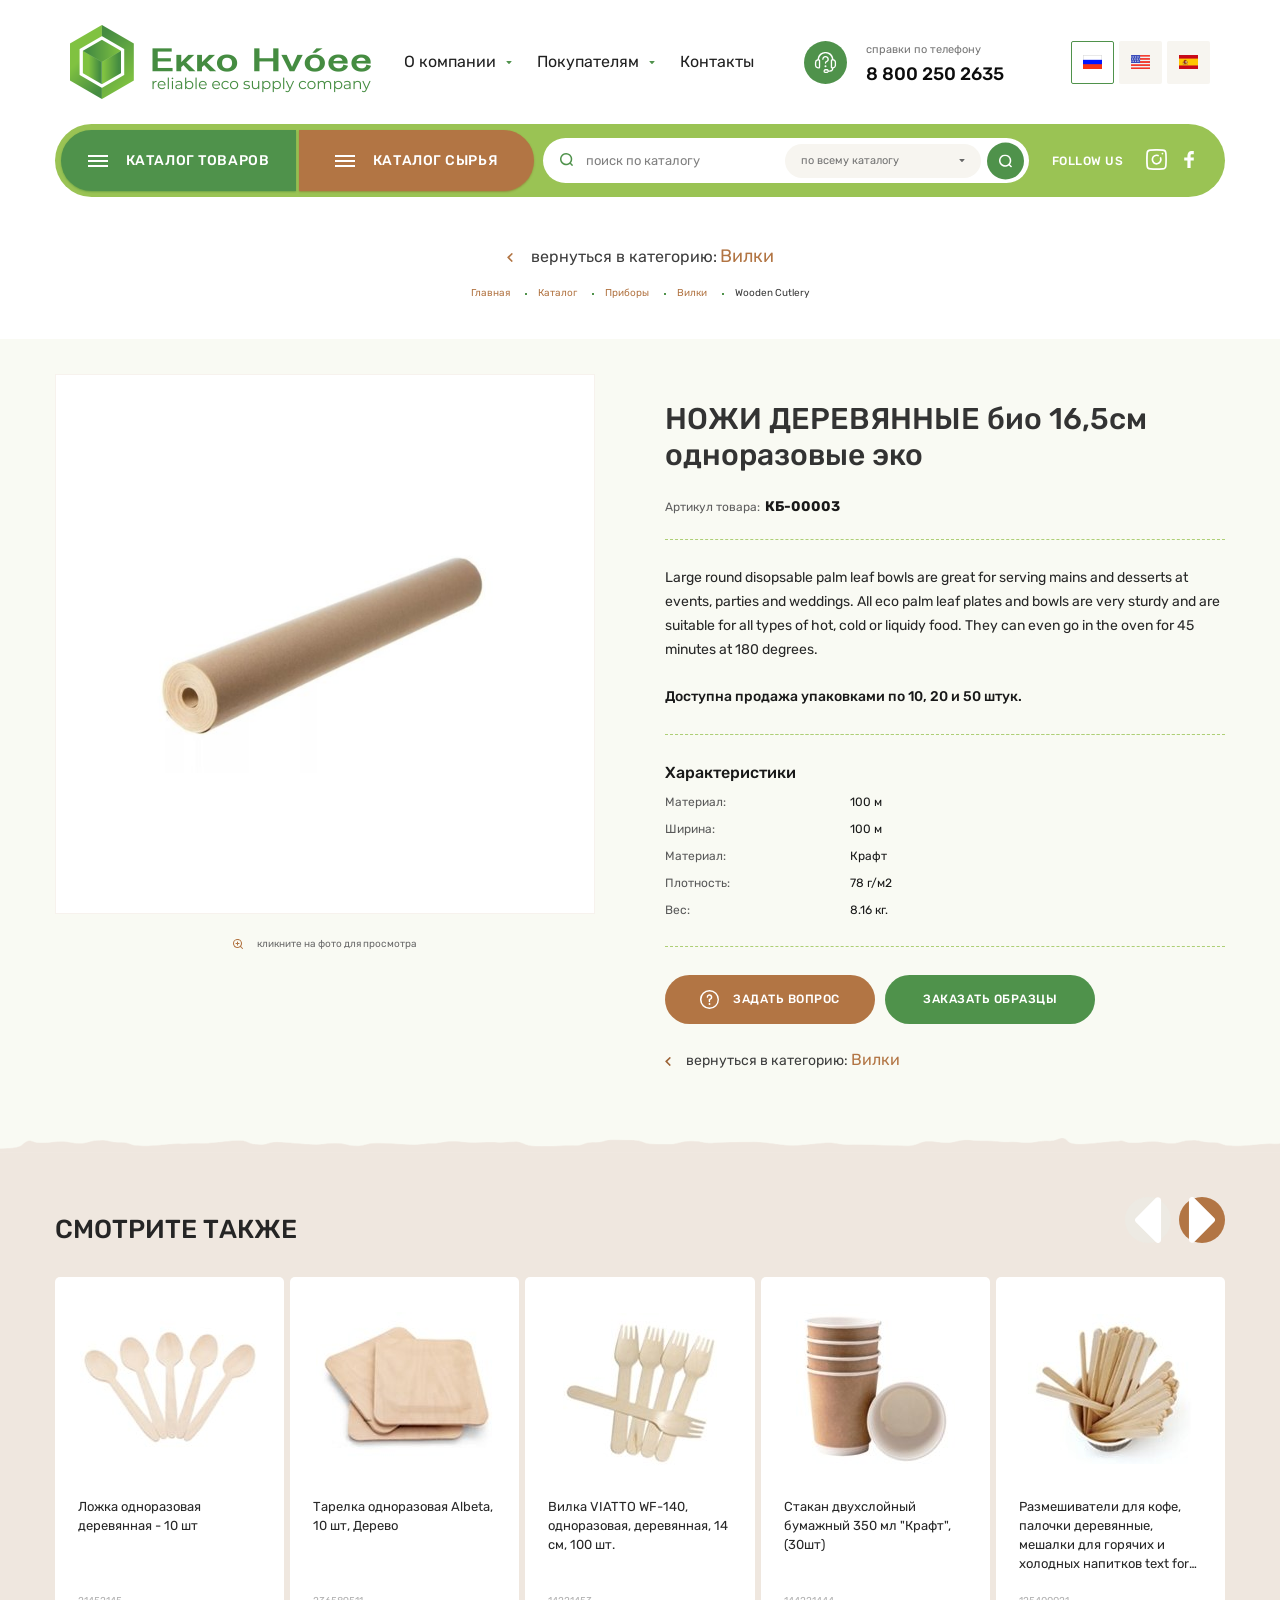
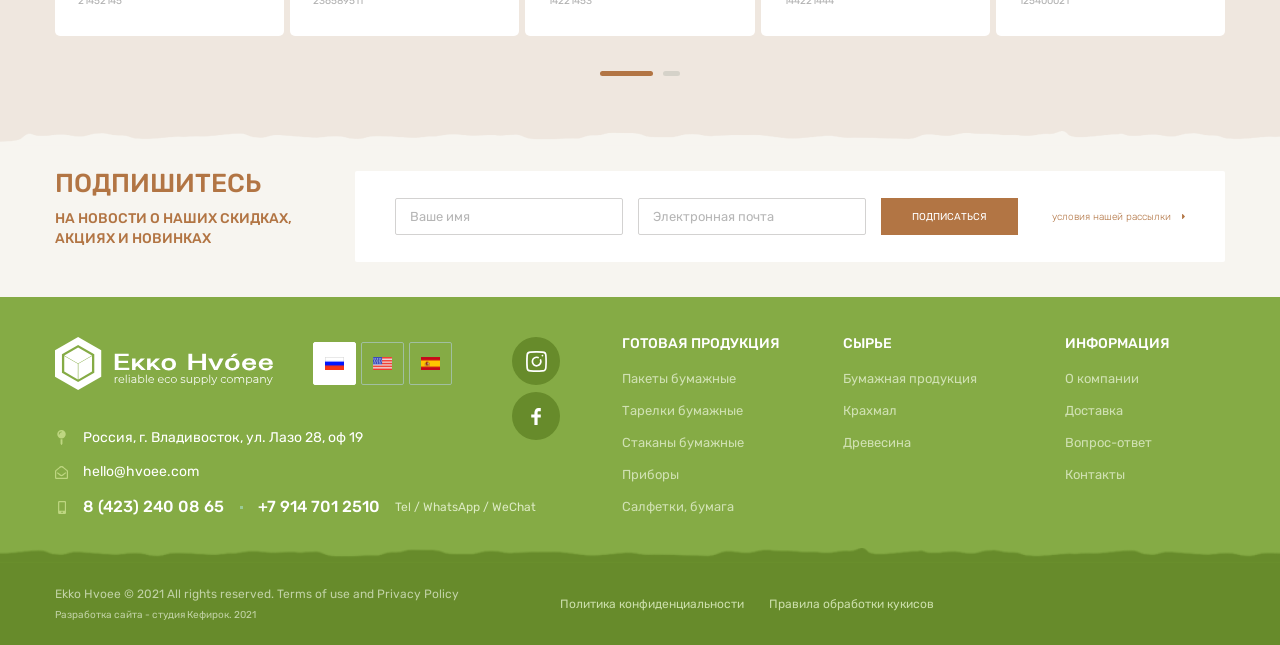
<file: catalog-raw-item.html>
<!DOCTYPE html>
<html>

<head>
    <meta charset="UTF-8">
    <meta name="viewport" content="width=device-width, initial-scale=1.0, minimum-scale=1.0, maximum-scale=1.0, user-scalable=no">
    <link rel="stylesheet" href="css/bootstrap.min.css">
    <link rel="stylesheet" href="https://unpkg.com/swiper/swiper-bundle.min.css" />
    <link rel="stylesheet" href="css/nice-select.css">
    <link rel="stylesheet" href="css/jquery.fancybox.min.css">
    <link rel='stylesheet' href='css/jquery.mCustomScrollbar.css' />
    <link rel="stylesheet" href="css/style.css">
    <title>СТОЛОВЫЕ ПРИБОРЫ</title>
</head>

<body>

    <div class="wrapper">
        <div class="content">
            <header class="header">
                <section class='header-top'>
                    <div class='container'>
                        <div class='header-top__inner'>
                            <a href="index.php" class="header__logo">
                                <img src="images/svg/logo.png" alt="">
                            </a>
                            <div class="header-top__center">
                                <div class="header-top__center-inner">
                                    <nav class="nav">
                                        <div class="nav__item">
                                            <div class="nav__item-show">
                                                <span>О компании</span>
                                                <svg width="6" height="3" id="Слой_1" data-name="Слой 1" xmlns="http://www.w3.org/2000/svg" viewBox="0 0 5.81 3.29"><path fill="#50924c" d="M358.53,430.13a.39.39,0,0,1,.27.66l-2.51,2.52a.39.39,0,0,1-.55,0l-2.52-2.52a.39.39,0,0,1,.28-.66Z" transform="translate(-353.11 -430.13)"/></svg>
                                            </div>
                                            <div class="nav__item-hidden">
                                                <div class="nav__item-hidden-inner">
                                                    <a href="">О компании</a>
                                                    <a href="">Доставка</a>
                                                    <a href="">Вопрос-ответ</a>
                                                    <a href="">Контакты</a>
                                                </div>
                                            </div>
                                        </div>
                                        <div class="nav__item">
                                            <div class="nav__item-show">
                                                <span>Покупателям</span>
                                                <svg width="6" height="3" id="Слой_1" data-name="Слой 1" xmlns="http://www.w3.org/2000/svg" viewBox="0 0 5.81 3.29"><path fill="#50924c" d="M358.53,430.13a.39.39,0,0,1,.27.66l-2.51,2.52a.39.39,0,0,1-.55,0l-2.52-2.52a.39.39,0,0,1,.28-.66Z" transform="translate(-353.11 -430.13)"/></svg>
                                            </div>
                                            <div class="nav__item-hidden">
                                                <div class="nav__item-hidden-inner">
                                                    <a href="">О компании</a>
                                                    <a href="">Доставка</a>
                                                    <a href="">Вопрос-ответ</a>
                                                    <a href="">Контакты</a>
                                                </div>
                                            </div>
                                        </div>
                                        <div class="nav__item">
                                            <a href="" class="nav__item-link">Контакты</a>
                                        </div>

                                    </nav>
                                    <div class="header__phone">
                                        <svg width="43" height="43" id="Слой_1" data-name="Слой 1" xmlns="http://www.w3.org/2000/svg" viewBox="0 0 42.65 42.65"><circle fill="#4f924b" cx="21.32" cy="21.32" r="21.32"></circle><path fill="#fff" d="M374.61,393.15a3.09,3.09,0,0,0-2.11-1.76c-.18-.05-.22-.13-.24-.31a7.75,7.75,0,0,0-4.17-6.12,7.36,7.36,0,0,0-3-.88.7.7,0,0,1-.14,0h-1.06l-.14,0a7.36,7.36,0,0,0-2.36.58,7.75,7.75,0,0,0-4.79,6.42.31.31,0,0,1-.26.31,3.27,3.27,0,0,0-2.42,3.12v2.69a3.29,3.29,0,0,0,2.29,3.1,5.5,5.5,0,0,0,1.66.15,1.3,1.3,0,0,0,1.3-1.3q0-3.28,0-6.57A1.5,1.5,0,0,0,359,392a1.28,1.28,0,0,0-1.11-.73,6.54,6.54,0,0,1,13,0l-.23,0a1.28,1.28,0,0,0-1,1.23q0,3.33,0,6.64a1.19,1.19,0,0,0,.67,1.1,5.85,5.85,0,0,0,.63.23,1.91,1.91,0,0,1-1.59,1.87c-.53.07-1.09,0-1.63.05a.22.22,0,0,1-.23-.15,1.82,1.82,0,0,0-1.49-1.13,12.83,12.83,0,0,0-1.64,0,2,2,0,0,0-1.93,1.81,1.92,1.92,0,0,0,1.63,2.08,12.37,12.37,0,0,0,1.61,0,2,2,0,0,0,.55-.08,1.94,1.94,0,0,0,1.34-1.23h1.45a3.27,3.27,0,0,0,3.09-2.3c.1-.33.14-.69.21-1.05l.14-.05a3.23,3.23,0,0,0,2.33-2.36c0-.14.07-.29.1-.43v-3.36A6.86,6.86,0,0,0,374.61,393.15Zm-16.74,6a2.28,2.28,0,0,1-2.12-.65,1.82,1.82,0,0,1-.49-1.23q0-1.38,0-2.76a2,2,0,0,1,1.89-1.9h.72Zm7.87,4.61h-1.29a.66.66,0,1,1,0-1.31h1.29a.66.66,0,1,1,0,1.31Zm7.88-6.52a2,2,0,0,1-1.92,1.93H371v-6.58c.34,0,.67,0,1,.06a1.93,1.93,0,0,1,1.62,1.89Q373.64,395.86,373.62,397.21Z" transform="translate(-343.11 -373.22)"></path><path fill="#fff" d="M364.36,389.3a2,2,0,0,1,2,1.52,1.94,1.94,0,0,1-1.17,2.25,2.07,2.07,0,0,0-1.41,2.08.69.69,0,0,0,.67.71.65.65,0,0,0,.64-.7.8.8,0,0,1,.59-.87,3.27,3.27,0,0,0-1.24-6.3,3.13,3.13,0,0,0-1.5.36,3.24,3.24,0,0,0-1.78,2.9.65.65,0,0,0,.6.67.66.66,0,0,0,.7-.53,1.62,1.62,0,0,0,0-.22A2,2,0,0,1,364.36,389.3Z" transform="translate(-343.11 -373.22)"></path><path fill="#fff" d="M364.44,397.17a1,1,0,0,0-1,1,1,1,0,1,0,2,0A1,1,0,0,0,364.44,397.17Z" transform="translate(-343.11 -373.22)"></path></svg>
                                        <div>
                                            <span class="header__phone-title">справки по телефону</span>
                                            <a href="tel:8 800 250 2635" class="header__phone-link">8 800 250 2635</a>
                                        </div>
                                    </div>
                                </div>
                            </div>
                            <button class="header__burger">
								<span></span>
								<span></span>
								<span></span>
							</button>
                            <div class="header__langs">
                                <div class="header__lang header__lang--active">
                                    <img src="images/svg/flag-rus.png" alt="">
                                </div>
                                <div class="header__lang">
                                    <img src="images/svg/flag-eng.png" alt="">
                                </div>
                                <div class="header__lang">
                                    <img src="images/svg/flag-spn.png" alt="">
                                </div>
                            </div>
                        </div>
                    </div>
                </section>

                <section class='header-bottom'>
                    <div class='container'>
                        <div class='header-bottom__inner'>
                            <div class="header-bottom__left">
                                <div class="header__catalog">
                                    <div class="header__catalog-show">
                                        <div class="header__catalog-burger">
                                            <span></span>
                                            <span></span>
                                            <span></span>
                                        </div>
                                        <span>КАТАЛОГ ТОВАРОВ</span>
                                    </div>
                                    <div class="header__catalog-hidden">
                                        <div class="header__catalog-item">
                                            <div class="header__catalog-item-show">
                                                <span>ПАКЕТЫ БУМАЖНЫЕ</span>
                                                <svg width="5" height="7" id="Слой_1" data-name="Слой 1" xmlns="http://www.w3.org/2000/svg" viewBox="0 0 5.27 9.29"><path fill="#4f924b" d="M295.41,416.76a.63.63,0,0,1,1.07-.45l4,4a.64.64,0,0,1,0,.89l-4,4a.63.63,0,0,1-1.07-.44Z" transform="translate(-295.41 -416.13)"></path></svg>
                                            </div>
                                            <div class="header__catalog-item-hidden">
                                                <a href="">Вилки</a>
                                                <a href="">Ложки</a>
                                                <a href="">Пункт с длинным названием в две строчки</a>
                                                <a href="">Наборы</a>
                                            </div>
                                        </div>
                                        <div class="header__catalog-item">
                                            <div class="header__catalog-item-show">
                                                <span>Тарелки бумажные</span>
                                                <svg width="5" height="7" id="Слой_1" data-name="Слой 1" xmlns="http://www.w3.org/2000/svg" viewBox="0 0 5.27 9.29"><path fill="#4f924b" d="M295.41,416.76a.63.63,0,0,1,1.07-.45l4,4a.64.64,0,0,1,0,.89l-4,4a.63.63,0,0,1-1.07-.44Z" transform="translate(-295.41 -416.13)"></path></svg>
                                            </div>
                                            <div class="header__catalog-item-hidden">
                                                <a href="">Вилки</a>
                                                <a href="">Ложки</a>
                                                <a href="">Пункт с длинным названием в две строчки</a>
                                                <a href="">Наборы</a>
                                            </div>
                                        </div>
                                        <div class="header__catalog-item">
                                            <div class="header__catalog-item-show">
                                                <span>Стаканы бумажные</span>
                                                <svg width="5" height="7" id="Слой_1" data-name="Слой 1" xmlns="http://www.w3.org/2000/svg" viewBox="0 0 5.27 9.29"><path fill="#4f924b" d="M295.41,416.76a.63.63,0,0,1,1.07-.45l4,4a.64.64,0,0,1,0,.89l-4,4a.63.63,0,0,1-1.07-.44Z" transform="translate(-295.41 -416.13)"></path></svg>
                                            </div>
                                            <div class="header__catalog-item-hidden">
                                                <a href="">Вилки</a>
                                                <a href="">Ложки</a>
                                                <a href="">Пункт с длинным названием в две строчки</a>
                                                <a href="">Наборы</a>
                                            </div>
                                        </div>
                                        <div class="header__catalog-item">
                                            <div class="header__catalog-item-show">
                                                <span>Приборы</span>
                                                <svg width="5" height="7" id="Слой_1" data-name="Слой 1" xmlns="http://www.w3.org/2000/svg" viewBox="0 0 5.27 9.29"><path fill="#4f924b" d="M295.41,416.76a.63.63,0,0,1,1.07-.45l4,4a.64.64,0,0,1,0,.89l-4,4a.63.63,0,0,1-1.07-.44Z" transform="translate(-295.41 -416.13)"></path></svg>
                                            </div>
                                            <div class="header__catalog-item-hidden">
                                                <a href="">Вилки</a>
                                                <a href="">Ложки</a>
                                                <a href="">Пункт с длинным названием в две строчки</a>
                                                <a href="">Наборы</a>
                                            </div>
                                        </div>
                                        <div class="header__catalog-item">
                                            <div class="header__catalog-item-show">
                                                <span>Салфетки, бумага</span>
                                            </div>
                                        </div>
                                    </div>
                                </div>
                                <div class="header__catalog header__catalog--brown">
                                    <div class="header__catalog-show">
                                        <div class="header__catalog-burger">
                                            <span></span>
                                            <span></span>
                                            <span></span>
                                        </div>
                                        <span>КАТАЛОГ СЫРЬЯ</span>
                                    </div>
                                    <div class="header__catalog-hidden">
                                        <div class="header__catalog-item">
                                            <div class="header__catalog-item-show">
                                                <span>Бумажная продукция</span>
                                                <svg width="5" height="7" id="Слой_1" data-name="Слой 1" xmlns="http://www.w3.org/2000/svg" viewBox="0 0 5.27 9.29"><path fill="#b27544" d="M295.41,416.76a.63.63,0,0,1,1.07-.45l4,4a.64.64,0,0,1,0,.89l-4,4a.63.63,0,0,1-1.07-.44Z" transform="translate(-295.41 -416.13)"></path></svg>
                                            </div>
                                            <div class="header__catalog-item-hidden">
                                                <a href="">Флютинг</a>
                                                <a href="">Тестлайнер</a>
                                                <a href="">Крафтлайнер</a>
                                                <a href="">Крафтовая бумага</a>
                                            </div>
                                        </div>
                                        <div class="header__catalog-item">
                                            <div class="header__catalog-item-show">
                                                <span>Крахмал</span>
                                            </div>
                                        </div>
                                        <div class="header__catalog-item">
                                            <div class="header__catalog-item-show">
                                                <span>Древесина</span>
                                                <svg width="5" height="7" id="Слой_1" data-name="Слой 1" xmlns="http://www.w3.org/2000/svg" viewBox="0 0 5.27 9.29"><path fill="#b27544" d="M295.41,416.76a.63.63,0,0,1,1.07-.45l4,4a.64.64,0,0,1,0,.89l-4,4a.63.63,0,0,1-1.07-.44Z" transform="translate(-295.41 -416.13)"></path></svg>
                                            </div>
                                            <div class="header__catalog-item-hidden">
                                                <a href="">Флютинг</a>
                                                <a href="">Тестлайнер</a>
                                                <a href="">Крафтлайнер</a>
                                                <a href="">Крафтовая бумага</a>
                                            </div>
                                        </div>
                                    </div>
                                </div>
                            </div>
                            <div class="header-bottom__right">
                                <div class="header__search">
                                    <i>
										<svg width="13" height="13" id="Слой_1" data-name="Слой 1" xmlns="http://www.w3.org/2000/svg" viewBox="0 0 13.03 12.99"><path fill="#4f924b" d="M370.44,401.18a2,2,0,0,0,.32-.22,1.63,1.63,0,0,0,.49-.72l-1.93-1.93a.72.72,0,0,0-.15-.11,6.13,6.13,0,1,0-1,1,.49.49,0,0,0,.1.15l1.9,1.91ZM364.33,399A4.65,4.65,0,1,1,369,394.4,4.66,4.66,0,0,1,364.33,399Z" transform="translate(-358.23 -388.27)"/></svg>
									</i>
                                    <input type="text" placeholder="поиск по каталогу">
                                    <button class="header__search-btn">
										<svg width="13" height="13" id="Слой_1" data-name="Слой 1" xmlns="http://www.w3.org/2000/svg" viewBox="0 0 13.03 12.99"><path fill="#fff" d="M370.44,401.18a2,2,0,0,0,.32-.22,1.63,1.63,0,0,0,.49-.72l-1.93-1.93a.72.72,0,0,0-.15-.11,6.13,6.13,0,1,0-1,1,.49.49,0,0,0,.1.15l1.9,1.91ZM364.33,399A4.65,4.65,0,1,1,369,394.4,4.66,4.66,0,0,1,364.33,399Z" transform="translate(-358.23 -388.27)"/></svg>
									</button>
                                    <div class="header__search-select">
                                        <div class="header__search-select-show">
                                            <span>по всему каталогу</span>
                                            <svg width="6" height="3" id="Слой_1" data-name="Слой 1" xmlns="http://www.w3.org/2000/svg" viewBox="0 0 5.81 3.29"><path fill="#686868" d="M358.53,430.13a.39.39,0,0,1,.27.66l-2.51,2.52a.39.39,0,0,1-.55,0l-2.52-2.52a.39.39,0,0,1,.28-.66Z" transform="translate(-353.11 -430.13)"></path></svg>
                                        </div>
                                        <div class="header__search-select-hidden">
                                            <div class="header__search-select-item header__search-select-item--active">
                                                <div class="header__search-select-item-title">по всему каталогу</div>
                                            </div>
                                            <div class="header__search-select-item">
                                                <div class="header__search-select-item-title">Пакеты бумажные</div>
                                                <a href="" class="header__search-select-item-link">Пакеты без ручек</a>
                                                <a href="" class="header__search-select-item-link">Пакеты с кручеными ручками</a>
                                                <a href="" class="header__search-select-item-link">Пакеты с плоскими ручками</a>
                                            </div>
                                            <div class="header__search-select-item">
                                                <div class="header__search-select-item-title">Тарелки бумажные</div>
                                                <a href="" class="header__search-select-item-link">Плоские тарелки</a>
                                                <a href="" class="header__search-select-item-link">Глубокие тарелки</a>
                                            </div>
                                            <div class="header__search-select-item">
                                                <div class="header__search-select-item-title">Стаканы бумажные</div>
                                                <a href="" class="header__search-select-item-link">Стаканы для горячих напитков</a>
                                                <a href="" class="header__search-select-item-link">Стаканы для холодных напитков</a>
                                            </div>
                                            <div class="header__search-select-item">
                                                <div class="header__search-select-item-title">Приборы</div>
                                                <a href="" class="header__search-select-item-link">Вилки</a>
                                                <a href="" class="header__search-select-item-link">Ложки</a>
                                                <a href="" class="header__search-select-item-link">Ножи</a>
                                                <a href="" class="header__search-select-item-link">Наборы</a>
                                            </div>
                                            <div class="header__search-select-item">
                                                <div class="header__search-select-item-title">Салфетки, бумага</div>
                                            </div>
















                                        </div>
                                    </div>
                                </div>
                                <div class="header__socials">
                                    <span>FOLLOW US</span>
                                    <a href="">
                                        <svg width="21" height="21" id="Слой_1" data-name="Слой 1" xmlns="http://www.w3.org/2000/svg" viewBox="0 0 21.02 21.11"><g id="ig_instagram_insta_photo" data-name="ig instagram insta photo"><path fill="#fff" d="M301.88,418.52a.86.86,0,0,0-.5,1.11h0a3.42,3.42,0,1,1-2-2,.85.85,0,0,0,1.1-.49.86.86,0,0,0-.49-1.11,5.13,5.13,0,1,0,3,2.95.86.86,0,0,0-1.11-.49Z" transform="translate(-287.56 -410.27)"/><circle fill="#fff" cx="16.49" cy="4.56" r="0.86"/><path fill="#fff" d="M308.34,414.82a4.29,4.29,0,0,0-4.2-4.28h0a65.76,65.76,0,0,0-12.07,0,4.29,4.29,0,0,0-4.28,4.21,80.91,80.91,0,0,0,0,12.06,4.29,4.29,0,0,0,4.2,4.28h0c2,.18,4.05.29,6.08.29s4-.1,6-.29a4.29,4.29,0,0,0,4.24-4.21A75.87,75.87,0,0,0,308.34,414.82Zm-1.71,12a2.57,2.57,0,0,1-2.57,2.56H304a60.66,60.66,0,0,1-11.9,0,2.55,2.55,0,0,1-2.56-2.56v-.07a79,79,0,0,1,0-11.92,2.56,2.56,0,0,1,2.56-2.57h.08q2.94-.27,5.91-.28t6,.28a2.55,2.55,0,0,1,2.57,2.56v.07A74.12,74.12,0,0,1,306.63,426.81Z" transform="translate(-287.56 -410.27)"/></g></svg>
                                    </a>
                                    <a href="">
                                        <svg width="10" height="17" id="Слой_1" data-name="Слой 1" xmlns="http://www.w3.org/2000/svg" viewBox="0 0 9 16"><path fill="#fff" d="M299.57,418.78h3v3h-3v7h-3v-7h-3v-3h3v-1.26a5.69,5.69,0,0,1,1.12-3.51,3.63,3.63,0,0,1,2.79-1.23h2.09v3h-2.1a.9.9,0,0,0-.9.9Z" transform="translate(-293.57 -412.78)"/></svg>
                                    </a>
                                </div>
                            </div>
                        </div>
                    </div>
                </section>
            </header>



            <div class="breadcrumbs breadcrumbs--prod">
                <div class="container">
                    <a href="" class="breadcrumbs__back">
                        <svg width="6" height="9" id="Слой_1" data-name="Слой 1" xmlns="http://www.w3.org/2000/svg" viewBox="0 0 5.18 8.53">
							<path fill="#b27544" d="M299.42,416.65a.47.47,0,0,1,.66,0l.45.44a.47.47,0,0,1,0,.66l-3,3,3,3a.47.47,0,0,1,0,.66l-.45.44a.45.45,0,0,1-.66,0l-3.8-3.79a.48.48,0,0,1,0-.67Z" transform="translate(-295.49 -416.51)"></path>
						</svg>
                        <span>вернуться в категорию: </span>
                        <strong> Вилки</strong>
                    </a>
                    <div class='breadcrumbs__wrap'>
                        <a class='breadcrumbs__item' href='index.php'>
							Главная
						</a>
                        <a class='breadcrumbs__item'>
							Каталог
						</a>
                        <a class='breadcrumbs__item'>
							Приборы
						</a>
                        <a class='breadcrumbs__item'>
							Вилки
						</a>
                        <span class='breadcrumbs__item'>
							Wooden Cutlery
						</span>
                    </div>
                </div>
            </div>

            <section class='catalog-item catalog-item--raw'>
                <div class='container'>
                    <div class='catalog-item__inner'>
                        <div class="catalog-item__left">
                            <div class="catalog-item__img">
                                <img src="images/catalog_item.jpg" alt="">
                            </div>
                            <div class="catalog-item__hint">
                                <svg width="10" height="10" id="Слой_1" data-name="Слой 1" xmlns="http://www.w3.org/2000/svg" viewBox="0 0 9.92 9.92">
									<path fill="#b27544" d="M360.8,435.9,359,434.08a4.47,4.47,0,1,0-.7.7l1.82,1.83a.54.54,0,0,0,.35.14.5.5,0,0,0,.35-.85ZM352,431.3a3.47,3.47,0,1,1,6.94,0,3.43,3.43,0,0,1-1,2.44h0A3.47,3.47,0,0,1,352,431.3Z" transform="translate(-351.03 -426.83)"></path>
									<path fill="#b27544" d="M357,430.8h-1v-1a.5.5,0,1,0-1,0v1h-1a.5.5,0,1,0,0,1h1v1a.5.5,0,1,0,1,0v-1h1a.5.5,0,1,0,0-1Z" transform="translate(-351.03 -426.83)"></path>
								</svg>
                                <span>кликните на фото для просмотра</span>
                            </div>
                        </div>
                        <div class="catalog-item__right">
                            <h1 class="catalog-item__title">НОЖИ ДЕРЕВЯННЫЕ био 16,5см одноразовые эко</h1>
                            <div class="catalog-item__articul">
                                <span>Артикул товара:</span>
                                <strong class="catalog-item__articul-num">КБ-00003</strong>
                            </div>
                            <div class="catalog-item__text">
                                <p>Large round disopsable palm leaf bowls are great for serving mains and desserts at events, parties and weddings. All eco palm leaf plates and bowls are very sturdy and are suitable for all types of hot, cold or liquidy
                                    food. They can even go in the oven for 45 minutes at 180 degrees.</p>
                                <div class="catalog-item__desc">Доступна продажа упаковками по 10, 20 и 50 штук.</div>
                            </div>

                            <div class="catalog-item__property">
                                <div class="catalog-item__property-title">Характеристики</div>
                                <div class="catalog-item__property-item">
                                    <span class="catalog-item__property-item-title">Материал:</span>
                                    <span class="catalog-item__property-item-desc">100 м</span>
                                </div>
                                <div class="catalog-item__property-item">
                                    <span class="catalog-item__property-item-title">Ширина:</span>
                                    <span class="catalog-item__property-item-desc">100 м</span>
                                </div>
                                <div class="catalog-item__property-item">
                                    <span class="catalog-item__property-item-title">Материал:</span>
                                    <span class="catalog-item__property-item-desc">Крафт</span>
                                </div>
                                <div class="catalog-item__property-item">
                                    <span class="catalog-item__property-item-title">Плотность:</span>
                                    <span class="catalog-item__property-item-desc">78 г/м2</span>
                                </div>
                                <div class="catalog-item__property-item">
                                    <span class="catalog-item__property-item-title">Вес:</span>
                                    <span class="catalog-item__property-item-desc">8.16 кг.</span>
                                </div>
                            </div>
                            <div class="catalog-item__buttons">
                                <button class=" btn btn-brown btn-rounded icon-left">
									<svg width="19" height="19" id="Слой_1" data-name="Слой 1" xmlns="http://www.w3.org/2000/svg" viewBox="0 0 18.9 18.92">
										<path fill="#fff" d="M298.12,411.31a9.46,9.46,0,1,0,9.41,9.47A9.47,9.47,0,0,0,298.12,411.31Zm0,17.49a8,8,0,1,1,8-8.06A8,8,0,0,1,298.08,428.8Z" transform="translate(-288.63 -411.31)"></path>
										<path fill="#fff" d="M297.5,415.62a2.85,2.85,0,0,0-2.25,2.69.74.74,0,0,0,.62.79.73.73,0,0,0,.79-.55,1.53,1.53,0,0,0,0-.3,1.4,1.4,0,0,1,1.47-1.24,1.32,1.32,0,0,1,1.27,1.45,1.52,1.52,0,0,1-1.37,1.55c-.55.13-.72.33-.73.88,0,.28,0,.56,0,.84h0c0,.34,0,.68,0,1a.69.69,0,0,0,.68.67.69.69,0,0,0,.72-.67,3.62,3.62,0,0,0,0-.87c-.05-.4.1-.58.47-.74a3.05,3.05,0,0,0,1.51-3.72A2.8,2.8,0,0,0,297.5,415.62Z" transform="translate(-288.63 -411.31)"></path>
										<path fill="#fff" d="M298.06,424.31a.93.93,0,0,0-.91.92.93.93,0,1,0,.91-.92Z" transform="translate(-288.63 -411.31)"></path>
									</svg>
									<span>ЗАДАТЬ ВОПРОС</span>
								</button>
                                <button class="btn btn-dark-green btn-rounded">
									ЗАКАЗАТЬ ОБРАЗЦЫ
								</button>
                            </div>
                            <a href="" class="catalog-item__back breadcrumbs__back">
                                <svg width="6" height="9" id="Слой_1" data-name="Слой 1" xmlns="http://www.w3.org/2000/svg" viewBox="0 0 5.18 8.53">
									<path fill="#9c6336" d="M299.42,416.65a.47.47,0,0,1,.66,0l.45.44a.47.47,0,0,1,0,.66l-3,3,3,3a.47.47,0,0,1,0,.66l-.45.44a.45.45,0,0,1-.66,0l-3.8-3.79a.48.48,0,0,1,0-.67Z" transform="translate(-295.49 -416.51)"></path>
								</svg>
                                <span>вернуться в категорию: </span>
                                <strong> Вилки</strong>
                            </a>
                        </div>
                    </div>
                </div>
            </section>

            <section class='collection collection--raw collection--catalog'>
                <div class='container'>
                    <div class='collection__inner'>
                        <div class="collection__top">
                            <div class="collection__top-left">
                                <div class="collection__title collection__title--black">СМОТРИТЕ ТАКЖЕ</div>
                            </div>
                        </div>
                        <div class="collection__slider collection__slider--brown">
                            <div class='swiper-container'>
                                <div class='swiper-wrapper'>
                                    <div class='swiper-slide'>
                                        <div class="card card--prod">
                                            <div class="card__img">
                                                <img src="images/card1.jpg" alt="">
                                            </div>
                                            <div class="card__title">Ложка одноразовая деревянная - 10 шт</div>
                                            <div class="card__num">21452145</div>
                                        </div>
                                    </div>
                                    <div class='swiper-slide'>
                                        <div class="card card--prod">
                                            <a href="" class="card__img">
                                                <img src="images/card2.jpg" alt="">
                                            </a>
                                            <a href="" class="card__title">Тарелка одноразовая Albeta, 10 шт, Дерево</a>
                                            <div class="card__num">236589511</div>
                                        </div>
                                    </div>
                                    <div class='swiper-slide'>
                                        <div class="card card--prod">
                                            <a href="" class="card__img">
                                                <img src="images/card3.jpg" alt="">
                                            </a>
                                            <a href="" class="card__title">Вилка VIATTO WF-140, одноразовая, деревянная, 14 см, 100 шт.</a>
                                            <div class="card__num">14221453</div>
                                        </div>
                                    </div>
                                    <div class='swiper-slide'>
                                        <div class="card card--prod">
                                            <a href="" class="card__img">
                                                <img src="images/card4.jpg" alt="">
                                            </a>
                                            <a href="" class="card__title">Стакан двухслойный бумажный 350 мл "Крафт", (30шт)</a>
                                            <div class="card__num">144221444</div>
                                        </div>
                                    </div>
                                    <div class='swiper-slide'>
                                        <div class="card card--prod">
                                            <a href="" class="card__img">
                                                <img src="images/card5.jpg" alt="">
                                            </a>
                                            <a href="" class="card__title">Размешиватели для кофе, палочки деревянные, мешалки для горячих и холодных напитков text for testing ggtdfg</a>
                                            <div class="card__num">125400021</div>
                                        </div>
                                    </div>
                                    <div class='swiper-slide'>
                                        <div class="card card--prod">
                                            <a href="" class="card__img">
                                                <img src="images/card1.jpg" alt="">
                                            </a>
                                            <a href="" class="card__title">Размешиватели для кофе, палочки деревянные, мешалки для горячих и холодных напитков text for testing ggtdfg</a>
                                            <div class="card__num">125400021</div>
                                        </div>
                                    </div>
                                </div>
                            </div>
                            <div class='swiper-pagination collection__slider-pagination'></div>
                            <div class="collection__slider-nav">
                                <div class='swiper-button-prev collection__slider-prev btn-brown'>
                                    <svg width="5" height="7" id="Слой_1" data-name="Слой 1" xmlns="http://www.w3.org/2000/svg" viewBox="0 0 5.27 9.29">
										<path fill="#fff" d="M300.68,424.8a.63.63,0,0,1-1.07.44l-4-4a.64.64,0,0,1,0-.89l4-4a.63.63,0,0,1,1.07.45Z" transform="translate(-295.41 -416.13)"></path>
									</svg>
                                </div>
                                <div class='swiper-button-next collection__slider-next btn-brown'>
                                    <svg width="5" height="7" id="Слой_1" data-name="Слой 1" xmlns="http://www.w3.org/2000/svg" viewBox="0 0 5.27 9.29">
										<path fill="#fff" d="M295.41,416.76a.63.63,0,0,1,1.07-.45l4,4a.64.64,0,0,1,0,.89l-4,4a.63.63,0,0,1-1.07-.44Z" transform="translate(-295.41 -416.13)"></path>
									</svg>
                                </div>
                            </div>
                        </div>
                    </div>
                </div>
            </section>

            <section class='follow'>
                <div class='container'>
                    <div class='follow__inner'>
                        <div class="follow__left">
                            <div class="follow__title">ПОДПИШИТЕСЬ</div>
                            <div class="follow__subtitle">на новости о наших скидках, акциях и новинках</div>
                        </div>
                        <div class="follow__right">
                            <form class="follow__form">
                                <div class="follow__form-group">
                                    <input type="text" placeholder="Ваше имя">
                                </div>
                                <div class="follow__form-group">
                                    <input type="email" placeholder="Электронная почта">
                                </div>
                                <button class="follow__form-btn btn-brown">ПОДПИСАТЬСЯ</button>
                            </form>
                            <a href="" class="follow__link">
                                <span>условия нашей рассылки</span>
                                <svg width="3" height="5" id="Слой_1" data-name="Слой 1" xmlns="http://www.w3.org/2000/svg" viewBox="0 0 5.27 9.29">
									<path fill="#b27544" d="M295.41,416.76a.63.63,0,0,1,1.07-.45l4,4a.64.64,0,0,1,0,.89l-4,4a.63.63,0,0,1-1.07-.44Z" transform="translate(-295.41 -416.13)"></path>
								</svg>
                            </a>
                        </div>
                    </div>
                </div>
            </section>


        </div>

        <footer class='footer'>
            <section class='footer-top'>
                <div class='container'>
                    <div class='footer-top__inner'>
                        <div class="footer__col">
                            <div class="footer__head">
                                <a href="" class="footer__logo">
                                    <img src="images/svg/footer-logo.svg" alt="">
                                </a>
                                <div class="footer__langs">
                                    <div class="footer__lang footer__lang--active">
                                        <img src="images/svg/flag-rus.png" alt="">
                                    </div>
                                    <div class="footer__lang">
                                        <img src="images/svg/flag-eng.png" alt="">
                                    </div>
                                    <div class="footer__lang">
                                        <img src="images/svg/flag-spn.png" alt="">
                                    </div>
                                </div>
                            </div>
                            <div class="footer__socials">
                                <a href="" class="footer__socials-item">
                                    <svg width="21" height="21" id="Слой_1" data-name="Слой 1" xmlns="http://www.w3.org/2000/svg" viewBox="0 0 21.02 21.11">
										<g id="ig_instagram_insta_photo" data-name="ig instagram insta photo">
											<path fill="#fff" d="M301.88,418.52a.86.86,0,0,0-.5,1.11h0a3.42,3.42,0,1,1-2-2,.85.85,0,0,0,1.1-.49.86.86,0,0,0-.49-1.11,5.13,5.13,0,1,0,3,2.95.86.86,0,0,0-1.11-.49Z" transform="translate(-287.56 -410.27)"></path>
											<circle fill="#fff" cx="16.49" cy="4.56" r="0.86"></circle>
											<path fill="#fff" d="M308.34,414.82a4.29,4.29,0,0,0-4.2-4.28h0a65.76,65.76,0,0,0-12.07,0,4.29,4.29,0,0,0-4.28,4.21,80.91,80.91,0,0,0,0,12.06,4.29,4.29,0,0,0,4.2,4.28h0c2,.18,4.05.29,6.08.29s4-.1,6-.29a4.29,4.29,0,0,0,4.24-4.21A75.87,75.87,0,0,0,308.34,414.82Zm-1.71,12a2.57,2.57,0,0,1-2.57,2.56H304a60.66,60.66,0,0,1-11.9,0,2.55,2.55,0,0,1-2.56-2.56v-.07a79,79,0,0,1,0-11.92,2.56,2.56,0,0,1,2.56-2.57h.08q2.94-.27,5.91-.28t6,.28a2.55,2.55,0,0,1,2.57,2.56v.07A74.12,74.12,0,0,1,306.63,426.81Z" transform="translate(-287.56 -410.27)"></path>
										</g>
									</svg>
                                </a>
                                <a href="" class="footer__socials-item">
                                    <svg width="10" height="17" id="Слой_1" data-name="Слой 1" xmlns="http://www.w3.org/2000/svg" viewBox="0 0 9 16">
										<path fill="#fff" d="M299.57,418.78h3v3h-3v7h-3v-7h-3v-3h3v-1.26a5.69,5.69,0,0,1,1.12-3.51,3.63,3.63,0,0,1,2.79-1.23h2.09v3h-2.1a.9.9,0,0,0-.9.9Z" transform="translate(-293.57 -412.78)"></path>
									</svg>
                                </a>
                            </div>
                            <div class="footer__info">
                                <div class="footer__address">
                                    <i>
										<svg width="9" height="15" id="Слой_1" data-name="Слой 1" xmlns="http://www.w3.org/2000/svg" viewBox="0 0 7.88 14">
											<path fill="#bed681" d="M281.14,422.72a3.94,3.94,0,1,1-3.94-3.94A3.94,3.94,0,0,1,281.14,422.72Zm-3.61-2.19a.33.33,0,0,0-.33-.33,2.51,2.51,0,0,0-2.51,2.52.32.32,0,0,0,.32.33.33.33,0,0,0,.33-.33,1.86,1.86,0,0,1,1.86-1.86A.33.33,0,0,0,277.53,420.53Zm-.33,7a5.14,5.14,0,0,0,.88-.08v4.28l-.61.91a.33.33,0,0,1-.54,0l-.6-.91v-4.28A4.94,4.94,0,0,0,277.2,427.53Z" transform="translate(-273.26 -418.78)" />
										</svg>
									</i>
                                    <span>Россия, г. Владивосток, ул. Лазо 28, оф 19</span>
                                </div>
                                <a href="mailto:hello@hvoee.com" class="footer__mail">
                                    <i>
										<svg width="13" height="13" id="Слой_1" data-name="Слой 1" xmlns="http://www.w3.org/2000/svg" viewBox="0 0 12 12">
											<path fill="#bed681" d="M283.2,424.53v6.15a1.13,1.13,0,0,1-1.12,1.13h-9.75a1.13,1.13,0,0,1-1.13-1.13v-6.15a1.13,1.13,0,0,1,.41-.87l3.17-2.54a2.89,2.89,0,0,1,4.84,0c.55.43,3.06,2.45,3.17,2.54A1.13,1.13,0,0,1,283.2,424.53Zm-1.12.07a.11.11,0,0,0-.06-.11l-3.1-2.5c-.41-.32-1.16-1.06-1.72-1.06s-1.29.73-1.72,1.06l-3.1,2.5s-.05.06-.05.11v5.94a.14.14,0,0,0,.14.14h9.47a.14.14,0,0,0,.14-.14Zm-.79,1.94c-.68.54-1.39,1.12-1.67,1.33a4.26,4.26,0,0,1-2.42,1.31,4.31,4.31,0,0,1-2.42-1.31l-1.66-1.33a.28.28,0,0,1,0-.4l.35-.43a.29.29,0,0,1,.4,0l1.65,1.32c.41.33,1.17,1.07,1.72,1.07s1.3-.73,1.72-1.07l1.66-1.32a.27.27,0,0,1,.39,0l.36.43A.29.29,0,0,1,281.29,426.54Z" transform="translate(-271.2 -419.81)" />
										</svg>
									</i>
                                    <span>hello@hvoee.com</span>
                                </a>
                                <div class="footer__phones">
                                    <a href="tel:8 (423) 240 08 65" class="footer__phone">
                                        <i>
											<svg width="8" height="13" id="Слой_1" data-name="Слой 1" xmlns="http://www.w3.org/2000/svg" viewBox="0 0 7.5 12">
												<path fill="#bed681" d="M281,420.93v9.75a1.13,1.13,0,0,1-1.12,1.13h-5.25a1.13,1.13,0,0,1-1.13-1.13v-9.75a1.12,1.12,0,0,1,1.13-1.12h5.25A1.12,1.12,0,0,1,281,420.93Zm-1.12.28a.29.29,0,0,0-.29-.28h-4.68a.28.28,0,0,0-.28.28v7.32a.28.28,0,0,0,.28.28h4.68a.29.29,0,0,0,.29-.28Zm-1.88,9.1a.75.75,0,0,0-1.5,0,.75.75,0,0,0,1.5,0Z" transform="translate(-273.45 -419.81)" />
											</svg>
										</i>
                                        <span>8 (423) 240 08 65</span>
                                    </a>
                                    <a href="tel:+7 914 701 2510" class="footer__whatsapp">
                                        <i></i>
                                        <strong>+7 914 701 2510</strong>
                                        <span>Tel / WhatsApp / WeChat</span>
                                    </a>
                                </div>
                            </div>

                        </div>
                        <div class="footer__col">
                            <div class="footer__title">ГОТОВАЯ ПРОДУКЦИЯ</div>
                            <a href="" class="footer__link">Пакеты бумажные</a>
                            <a href="" class="footer__link">Тарелки бумажные</a>
                            <a href="" class="footer__link">Стаканы бумажные</a>
                            <a href="" class="footer__link">Приборы</a>
                            <a href="" class="footer__link">Салфетки, бумага</a>
                        </div>
                        <div class="footer__col">
                            <div class="footer__title">СЫРЬЕ</div>
                            <a href="" class="footer__link">Бумажная продукция</a>
                            <a href="" class="footer__link">Крахмал</a>
                            <a href="" class="footer__link">Древесина</a>
                        </div>
                        <div class="footer__col">
                            <div class="footer__title">ИНФОРМАЦИЯ</div>
                            <a href="" class="footer__link">О компании</a>
                            <a href="" class="footer__link">Доставка</a>
                            <a href="" class="footer__link">Вопрос-ответ</a>
                            <a href="" class="footer__link">Контакты</a>
                        </div>
                    </div>
                </div>
            </section>
            <section class='footer-bottom'>
                <div class='container'>
                    <div class='footer-bottom__inner'>
                        <div class="footer__col">
                            <div class="footer__privacy">Ekko Hvoee © 2021 All rights reserved. Terms of use and Privacy Policy</div>
                            <div class="footer__by">
                                Разработка сайта - <a href="http://www.kefirok.ru" target="_blank"> студия Кефирок</a>. 2021
                            </div>
                        </div>
                        <div class="footer-bottom__info">
                            <a href="" class="footer-bottom__link">Политика конфиденциальности</a>
                            <a href="" class="footer-bottom__link">Правила обработки кукисов</a>
                        </div>
                    </div>
                </div>
            </section>
        </footer>

        <script src="js/jquery-1.11.3.min.js"></script>
        <script src="js/jquery.nice-select.min.js"></script>
        <script src="js/jquery.maskedinput.min.js"></script>
        <script src="js/bootstrap.min.js"></script>
        <script src="js/jquery.fancybox.min.js"></script>
        <script src='js/jquery.mCustomScrollbar.concat.min.js'></script>
        <script src="js/swiper.js"></script>
        <script src="js/index.js"></script>
    </div>




</body>

</html>
</file>
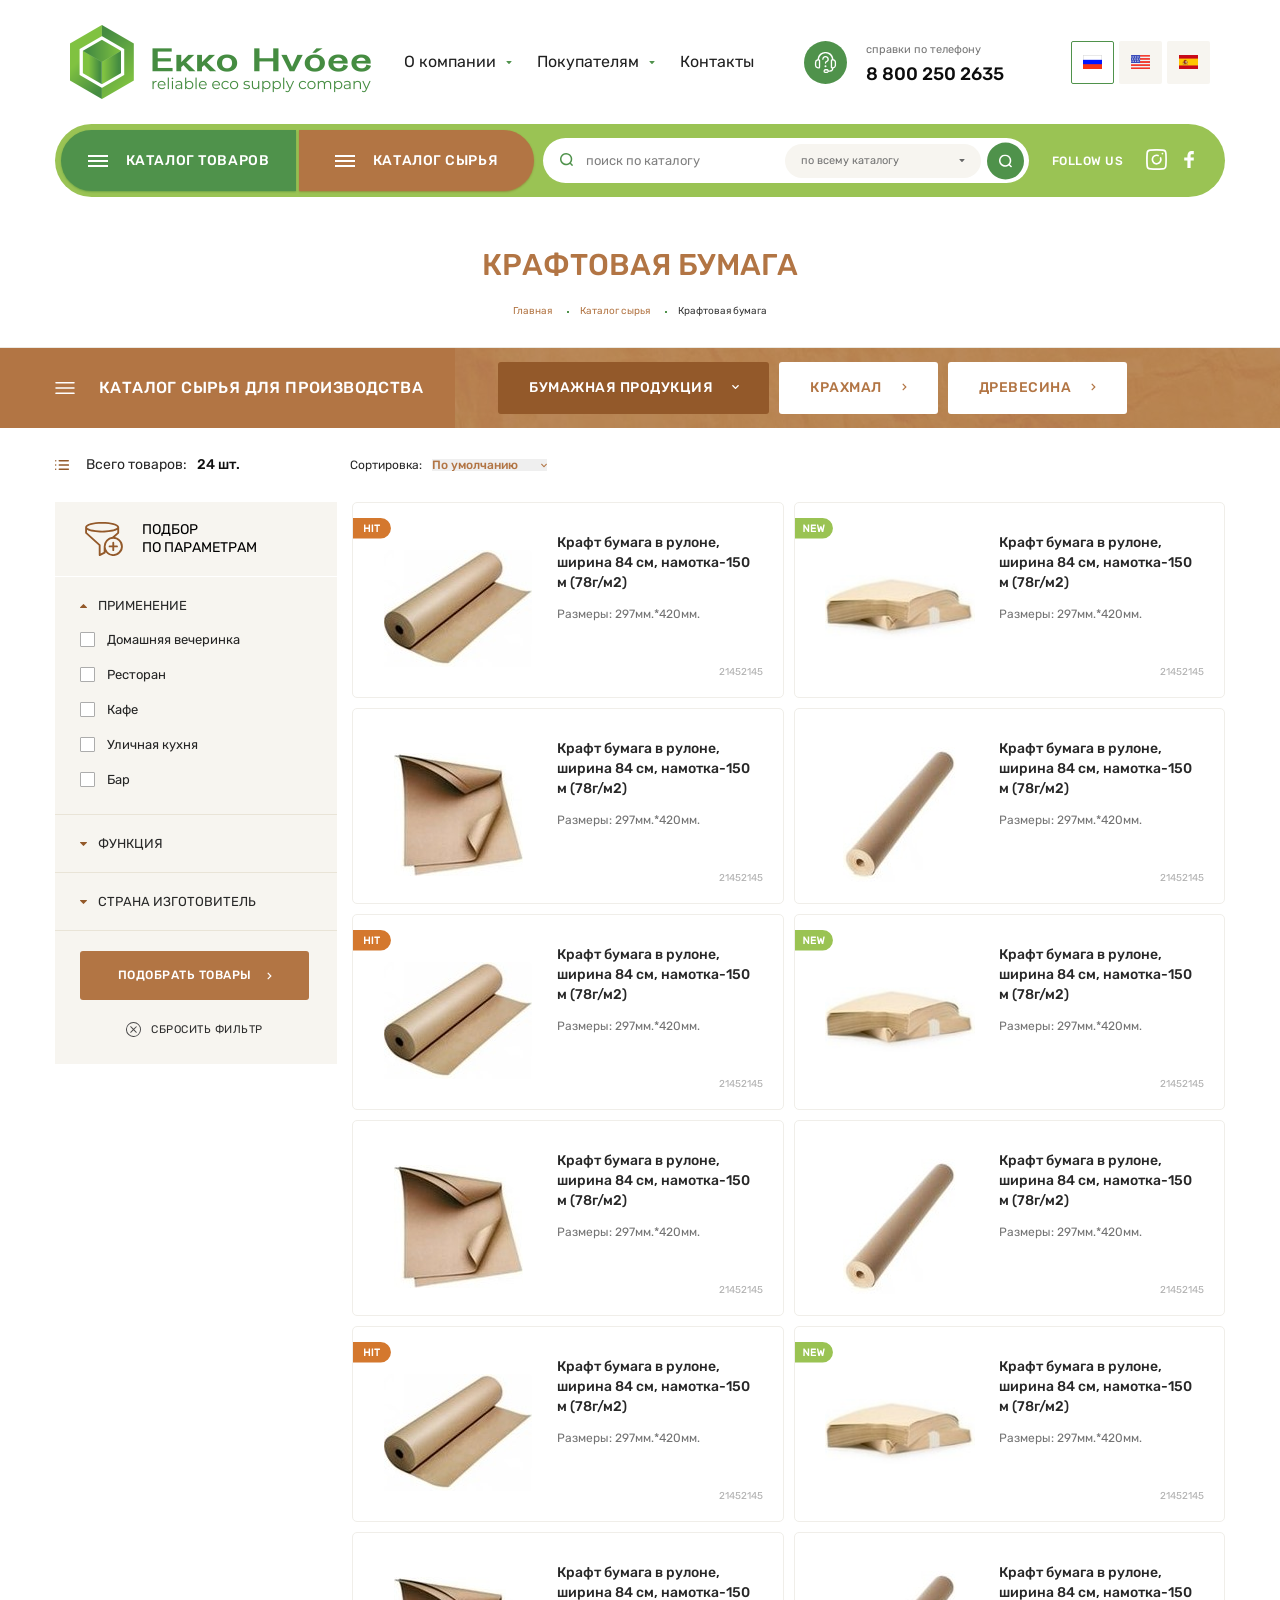
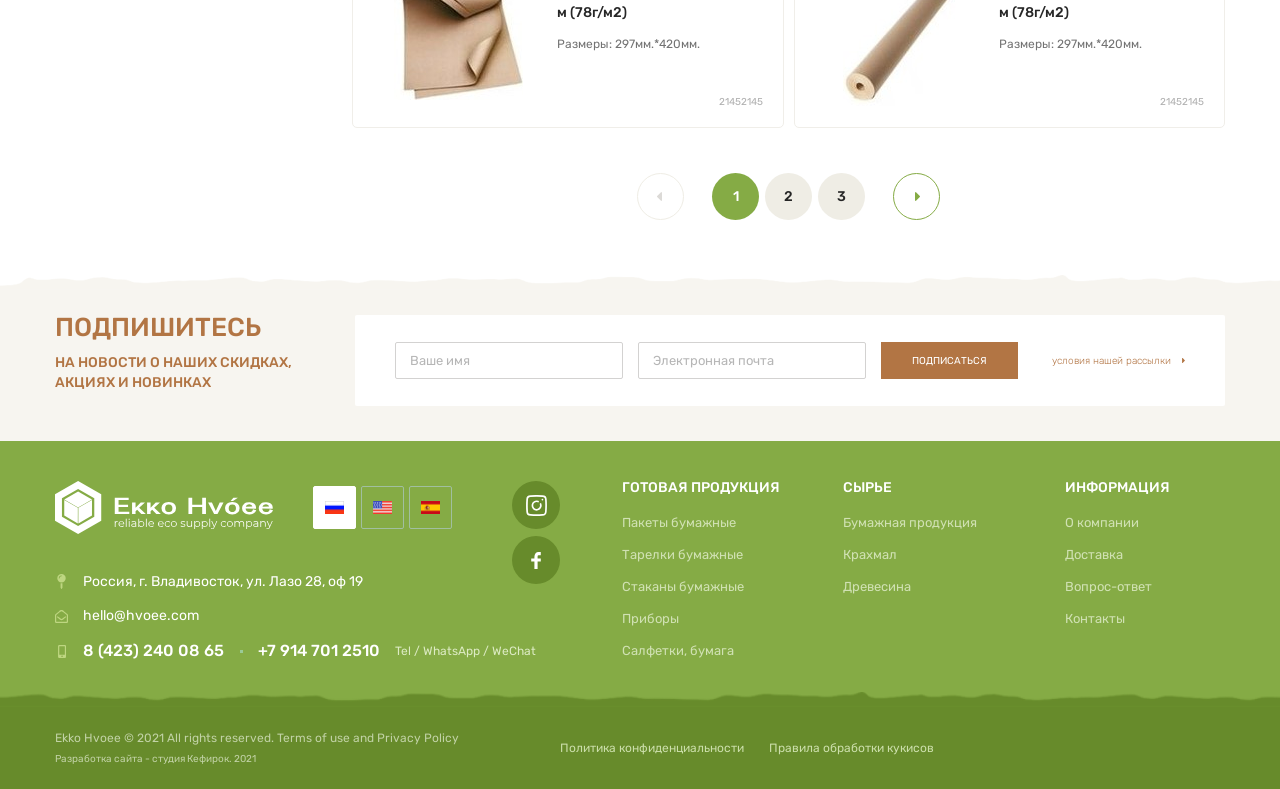
<file: catalog-raw-list.html>
<!DOCTYPE html>
<html>

<head>
    <meta charset="UTF-8">
    <meta name="viewport" content="width=device-width, initial-scale=1.0, minimum-scale=1.0, maximum-scale=1.0, user-scalable=no">
    <link rel="stylesheet" href="css/bootstrap.min.css">
    <link rel="stylesheet" href="https://unpkg.com/swiper/swiper-bundle.min.css" />
    <link rel="stylesheet" href="css/nice-select.css">
    <link rel="stylesheet" href="css/jquery.fancybox.min.css">
    <link rel='stylesheet' href='css/jquery.mCustomScrollbar.css' />
    <link rel="stylesheet" href="css/style.css">
    <title>Крафтовая бумага</title>
</head>

<body>

    <div class="wrapper">
        <div class="content">
            <header class="header">
                <section class='header-top'>
                    <div class='container'>
                        <div class='header-top__inner'>
                            <a href="index.php" class="header__logo">
                                <img src="images/svg/logo.png" alt="">
                            </a>
                            <div class="header-top__center">
                                <div class="header-top__center-inner">
                                    <nav class="nav">
                                        <div class="nav__item">
                                            <div class="nav__item-show">
                                                <span>О компании</span>
                                                <svg width="6" height="3" id="Слой_1" data-name="Слой 1" xmlns="http://www.w3.org/2000/svg" viewBox="0 0 5.81 3.29"><path fill="#50924c" d="M358.53,430.13a.39.39,0,0,1,.27.66l-2.51,2.52a.39.39,0,0,1-.55,0l-2.52-2.52a.39.39,0,0,1,.28-.66Z" transform="translate(-353.11 -430.13)"/></svg>
                                            </div>
                                            <div class="nav__item-hidden">
                                                <div class="nav__item-hidden-inner">
                                                    <a href="">О компании</a>
                                                    <a href="">Доставка</a>
                                                    <a href="">Вопрос-ответ</a>
                                                    <a href="">Контакты</a>
                                                </div>
                                            </div>
                                        </div>
                                        <div class="nav__item">
                                            <div class="nav__item-show">
                                                <span>Покупателям</span>
                                                <svg width="6" height="3" id="Слой_1" data-name="Слой 1" xmlns="http://www.w3.org/2000/svg" viewBox="0 0 5.81 3.29"><path fill="#50924c" d="M358.53,430.13a.39.39,0,0,1,.27.66l-2.51,2.52a.39.39,0,0,1-.55,0l-2.52-2.52a.39.39,0,0,1,.28-.66Z" transform="translate(-353.11 -430.13)"/></svg>
                                            </div>
                                            <div class="nav__item-hidden">
                                                <div class="nav__item-hidden-inner">
                                                    <a href="">О компании</a>
                                                    <a href="">Доставка</a>
                                                    <a href="">Вопрос-ответ</a>
                                                    <a href="">Контакты</a>
                                                </div>
                                            </div>
                                        </div>
                                        <div class="nav__item">
                                            <a href="" class="nav__item-link">Контакты</a>
                                        </div>

                                    </nav>
                                    <div class="header__phone">
                                        <svg width="43" height="43" id="Слой_1" data-name="Слой 1" xmlns="http://www.w3.org/2000/svg" viewBox="0 0 42.65 42.65"><circle fill="#4f924b" cx="21.32" cy="21.32" r="21.32"></circle><path fill="#fff" d="M374.61,393.15a3.09,3.09,0,0,0-2.11-1.76c-.18-.05-.22-.13-.24-.31a7.75,7.75,0,0,0-4.17-6.12,7.36,7.36,0,0,0-3-.88.7.7,0,0,1-.14,0h-1.06l-.14,0a7.36,7.36,0,0,0-2.36.58,7.75,7.75,0,0,0-4.79,6.42.31.31,0,0,1-.26.31,3.27,3.27,0,0,0-2.42,3.12v2.69a3.29,3.29,0,0,0,2.29,3.1,5.5,5.5,0,0,0,1.66.15,1.3,1.3,0,0,0,1.3-1.3q0-3.28,0-6.57A1.5,1.5,0,0,0,359,392a1.28,1.28,0,0,0-1.11-.73,6.54,6.54,0,0,1,13,0l-.23,0a1.28,1.28,0,0,0-1,1.23q0,3.33,0,6.64a1.19,1.19,0,0,0,.67,1.1,5.85,5.85,0,0,0,.63.23,1.91,1.91,0,0,1-1.59,1.87c-.53.07-1.09,0-1.63.05a.22.22,0,0,1-.23-.15,1.82,1.82,0,0,0-1.49-1.13,12.83,12.83,0,0,0-1.64,0,2,2,0,0,0-1.93,1.81,1.92,1.92,0,0,0,1.63,2.08,12.37,12.37,0,0,0,1.61,0,2,2,0,0,0,.55-.08,1.94,1.94,0,0,0,1.34-1.23h1.45a3.27,3.27,0,0,0,3.09-2.3c.1-.33.14-.69.21-1.05l.14-.05a3.23,3.23,0,0,0,2.33-2.36c0-.14.07-.29.1-.43v-3.36A6.86,6.86,0,0,0,374.61,393.15Zm-16.74,6a2.28,2.28,0,0,1-2.12-.65,1.82,1.82,0,0,1-.49-1.23q0-1.38,0-2.76a2,2,0,0,1,1.89-1.9h.72Zm7.87,4.61h-1.29a.66.66,0,1,1,0-1.31h1.29a.66.66,0,1,1,0,1.31Zm7.88-6.52a2,2,0,0,1-1.92,1.93H371v-6.58c.34,0,.67,0,1,.06a1.93,1.93,0,0,1,1.62,1.89Q373.64,395.86,373.62,397.21Z" transform="translate(-343.11 -373.22)"></path><path fill="#fff" d="M364.36,389.3a2,2,0,0,1,2,1.52,1.94,1.94,0,0,1-1.17,2.25,2.07,2.07,0,0,0-1.41,2.08.69.69,0,0,0,.67.71.65.65,0,0,0,.64-.7.8.8,0,0,1,.59-.87,3.27,3.27,0,0,0-1.24-6.3,3.13,3.13,0,0,0-1.5.36,3.24,3.24,0,0,0-1.78,2.9.65.65,0,0,0,.6.67.66.66,0,0,0,.7-.53,1.62,1.62,0,0,0,0-.22A2,2,0,0,1,364.36,389.3Z" transform="translate(-343.11 -373.22)"></path><path fill="#fff" d="M364.44,397.17a1,1,0,0,0-1,1,1,1,0,1,0,2,0A1,1,0,0,0,364.44,397.17Z" transform="translate(-343.11 -373.22)"></path></svg>
                                        <div>
                                            <span class="header__phone-title">справки по телефону</span>
                                            <a href="tel:8 800 250 2635" class="header__phone-link">8 800 250 2635</a>
                                        </div>
                                    </div>
                                </div>
                            </div>
                            <button class="header__burger">
								<span></span>
								<span></span>
								<span></span>
							</button>
                            <div class="header__langs">
                                <div class="header__lang header__lang--active">
                                    <img src="images/svg/flag-rus.png" alt="">
                                </div>
                                <div class="header__lang">
                                    <img src="images/svg/flag-eng.png" alt="">
                                </div>
                                <div class="header__lang">
                                    <img src="images/svg/flag-spn.png" alt="">
                                </div>
                            </div>
                        </div>
                    </div>
                </section>

                <section class='header-bottom'>
                    <div class='container'>
                        <div class='header-bottom__inner'>
                            <div class="header-bottom__left">
                                <div class="header__catalog">
                                    <div class="header__catalog-show">
                                        <div class="header__catalog-burger">
                                            <span></span>
                                            <span></span>
                                            <span></span>
                                        </div>
                                        <span>КАТАЛОГ ТОВАРОВ</span>
                                    </div>
                                    <div class="header__catalog-hidden">
                                        <div class="header__catalog-item">
                                            <div class="header__catalog-item-show">
                                                <span>ПАКЕТЫ БУМАЖНЫЕ</span>
                                                <svg width="5" height="7" id="Слой_1" data-name="Слой 1" xmlns="http://www.w3.org/2000/svg" viewBox="0 0 5.27 9.29"><path fill="#4f924b" d="M295.41,416.76a.63.63,0,0,1,1.07-.45l4,4a.64.64,0,0,1,0,.89l-4,4a.63.63,0,0,1-1.07-.44Z" transform="translate(-295.41 -416.13)"></path></svg>
                                            </div>
                                            <div class="header__catalog-item-hidden">
                                                <a href="">Вилки</a>
                                                <a href="">Ложки</a>
                                                <a href="">Пункт с длинным названием в две строчки</a>
                                                <a href="">Наборы</a>
                                            </div>
                                        </div>
                                        <div class="header__catalog-item">
                                            <div class="header__catalog-item-show">
                                                <span>Тарелки бумажные</span>
                                                <svg width="5" height="7" id="Слой_1" data-name="Слой 1" xmlns="http://www.w3.org/2000/svg" viewBox="0 0 5.27 9.29"><path fill="#4f924b" d="M295.41,416.76a.63.63,0,0,1,1.07-.45l4,4a.64.64,0,0,1,0,.89l-4,4a.63.63,0,0,1-1.07-.44Z" transform="translate(-295.41 -416.13)"></path></svg>
                                            </div>
                                            <div class="header__catalog-item-hidden">
                                                <a href="">Вилки</a>
                                                <a href="">Ложки</a>
                                                <a href="">Пункт с длинным названием в две строчки</a>
                                                <a href="">Наборы</a>
                                            </div>
                                        </div>
                                        <div class="header__catalog-item">
                                            <div class="header__catalog-item-show">
                                                <span>Стаканы бумажные</span>
                                                <svg width="5" height="7" id="Слой_1" data-name="Слой 1" xmlns="http://www.w3.org/2000/svg" viewBox="0 0 5.27 9.29"><path fill="#4f924b" d="M295.41,416.76a.63.63,0,0,1,1.07-.45l4,4a.64.64,0,0,1,0,.89l-4,4a.63.63,0,0,1-1.07-.44Z" transform="translate(-295.41 -416.13)"></path></svg>
                                            </div>
                                            <div class="header__catalog-item-hidden">
                                                <a href="">Вилки</a>
                                                <a href="">Ложки</a>
                                                <a href="">Пункт с длинным названием в две строчки</a>
                                                <a href="">Наборы</a>
                                            </div>
                                        </div>
                                        <div class="header__catalog-item">
                                            <div class="header__catalog-item-show">
                                                <span>Приборы</span>
                                                <svg width="5" height="7" id="Слой_1" data-name="Слой 1" xmlns="http://www.w3.org/2000/svg" viewBox="0 0 5.27 9.29"><path fill="#4f924b" d="M295.41,416.76a.63.63,0,0,1,1.07-.45l4,4a.64.64,0,0,1,0,.89l-4,4a.63.63,0,0,1-1.07-.44Z" transform="translate(-295.41 -416.13)"></path></svg>
                                            </div>
                                            <div class="header__catalog-item-hidden">
                                                <a href="">Вилки</a>
                                                <a href="">Ложки</a>
                                                <a href="">Пункт с длинным названием в две строчки</a>
                                                <a href="">Наборы</a>
                                            </div>
                                        </div>
                                        <div class="header__catalog-item">
                                            <div class="header__catalog-item-show">
                                                <span>Салфетки, бумага</span>
                                            </div>
                                        </div>
                                    </div>
                                </div>
                                <div class="header__catalog header__catalog--brown">
                                    <div class="header__catalog-show">
                                        <div class="header__catalog-burger">
                                            <span></span>
                                            <span></span>
                                            <span></span>
                                        </div>
                                        <span>КАТАЛОГ СЫРЬЯ</span>
                                    </div>
                                    <div class="header__catalog-hidden">
                                        <div class="header__catalog-item">
                                            <div class="header__catalog-item-show">
                                                <span>Бумажная продукция</span>
                                                <svg width="5" height="7" id="Слой_1" data-name="Слой 1" xmlns="http://www.w3.org/2000/svg" viewBox="0 0 5.27 9.29"><path fill="#b27544" d="M295.41,416.76a.63.63,0,0,1,1.07-.45l4,4a.64.64,0,0,1,0,.89l-4,4a.63.63,0,0,1-1.07-.44Z" transform="translate(-295.41 -416.13)"></path></svg>
                                            </div>
                                            <div class="header__catalog-item-hidden">
                                                <a href="">Флютинг</a>
                                                <a href="">Тестлайнер</a>
                                                <a href="">Крафтлайнер</a>
                                                <a href="">Крафтовая бумага</a>
                                            </div>
                                        </div>
                                        <div class="header__catalog-item">
                                            <div class="header__catalog-item-show">
                                                <span>Крахмал</span>
                                            </div>
                                        </div>
                                        <div class="header__catalog-item">
                                            <div class="header__catalog-item-show">
                                                <span>Древесина</span>
                                                <svg width="5" height="7" id="Слой_1" data-name="Слой 1" xmlns="http://www.w3.org/2000/svg" viewBox="0 0 5.27 9.29"><path fill="#b27544" d="M295.41,416.76a.63.63,0,0,1,1.07-.45l4,4a.64.64,0,0,1,0,.89l-4,4a.63.63,0,0,1-1.07-.44Z" transform="translate(-295.41 -416.13)"></path></svg>
                                            </div>
                                            <div class="header__catalog-item-hidden">
                                                <a href="">Флютинг</a>
                                                <a href="">Тестлайнер</a>
                                                <a href="">Крафтлайнер</a>
                                                <a href="">Крафтовая бумага</a>
                                            </div>
                                        </div>
                                    </div>
                                </div>
                            </div>
                            <div class="header-bottom__right">
                                <div class="header__search">
                                    <i>
										<svg width="13" height="13" id="Слой_1" data-name="Слой 1" xmlns="http://www.w3.org/2000/svg" viewBox="0 0 13.03 12.99"><path fill="#4f924b" d="M370.44,401.18a2,2,0,0,0,.32-.22,1.63,1.63,0,0,0,.49-.72l-1.93-1.93a.72.72,0,0,0-.15-.11,6.13,6.13,0,1,0-1,1,.49.49,0,0,0,.1.15l1.9,1.91ZM364.33,399A4.65,4.65,0,1,1,369,394.4,4.66,4.66,0,0,1,364.33,399Z" transform="translate(-358.23 -388.27)"/></svg>
									</i>
                                    <input type="text" placeholder="поиск по каталогу">
                                    <button class="header__search-btn">
										<svg width="13" height="13" id="Слой_1" data-name="Слой 1" xmlns="http://www.w3.org/2000/svg" viewBox="0 0 13.03 12.99"><path fill="#fff" d="M370.44,401.18a2,2,0,0,0,.32-.22,1.63,1.63,0,0,0,.49-.72l-1.93-1.93a.72.72,0,0,0-.15-.11,6.13,6.13,0,1,0-1,1,.49.49,0,0,0,.1.15l1.9,1.91ZM364.33,399A4.65,4.65,0,1,1,369,394.4,4.66,4.66,0,0,1,364.33,399Z" transform="translate(-358.23 -388.27)"/></svg>
									</button>
                                    <div class="header__search-select">
                                        <div class="header__search-select-show">
                                            <span>по всему каталогу</span>
                                            <svg width="6" height="3" id="Слой_1" data-name="Слой 1" xmlns="http://www.w3.org/2000/svg" viewBox="0 0 5.81 3.29"><path fill="#686868" d="M358.53,430.13a.39.39,0,0,1,.27.66l-2.51,2.52a.39.39,0,0,1-.55,0l-2.52-2.52a.39.39,0,0,1,.28-.66Z" transform="translate(-353.11 -430.13)"></path></svg>
                                        </div>
                                        <div class="header__search-select-hidden">
                                            <div class="header__search-select-item header__search-select-item--active">
                                                <div class="header__search-select-item-title">по всему каталогу</div>
                                            </div>
                                            <div class="header__search-select-item">
                                                <div class="header__search-select-item-title">Пакеты бумажные</div>
                                                <a href="" class="header__search-select-item-link">Пакеты без ручек</a>
                                                <a href="" class="header__search-select-item-link">Пакеты с кручеными ручками</a>
                                                <a href="" class="header__search-select-item-link">Пакеты с плоскими ручками</a>
                                            </div>
                                            <div class="header__search-select-item">
                                                <div class="header__search-select-item-title">Тарелки бумажные</div>
                                                <a href="" class="header__search-select-item-link">Плоские тарелки</a>
                                                <a href="" class="header__search-select-item-link">Глубокие тарелки</a>
                                            </div>
                                            <div class="header__search-select-item">
                                                <div class="header__search-select-item-title">Стаканы бумажные</div>
                                                <a href="" class="header__search-select-item-link">Стаканы для горячих напитков</a>
                                                <a href="" class="header__search-select-item-link">Стаканы для холодных напитков</a>
                                            </div>
                                            <div class="header__search-select-item">
                                                <div class="header__search-select-item-title">Приборы</div>
                                                <a href="" class="header__search-select-item-link">Вилки</a>
                                                <a href="" class="header__search-select-item-link">Ложки</a>
                                                <a href="" class="header__search-select-item-link">Ножи</a>
                                                <a href="" class="header__search-select-item-link">Наборы</a>
                                            </div>
                                            <div class="header__search-select-item">
                                                <div class="header__search-select-item-title">Салфетки, бумага</div>
                                            </div>
















                                        </div>
                                    </div>
                                </div>
                                <div class="header__socials">
                                    <span>FOLLOW US</span>
                                    <a href="">
                                        <svg width="21" height="21" id="Слой_1" data-name="Слой 1" xmlns="http://www.w3.org/2000/svg" viewBox="0 0 21.02 21.11"><g id="ig_instagram_insta_photo" data-name="ig instagram insta photo"><path fill="#fff" d="M301.88,418.52a.86.86,0,0,0-.5,1.11h0a3.42,3.42,0,1,1-2-2,.85.85,0,0,0,1.1-.49.86.86,0,0,0-.49-1.11,5.13,5.13,0,1,0,3,2.95.86.86,0,0,0-1.11-.49Z" transform="translate(-287.56 -410.27)"/><circle fill="#fff" cx="16.49" cy="4.56" r="0.86"/><path fill="#fff" d="M308.34,414.82a4.29,4.29,0,0,0-4.2-4.28h0a65.76,65.76,0,0,0-12.07,0,4.29,4.29,0,0,0-4.28,4.21,80.91,80.91,0,0,0,0,12.06,4.29,4.29,0,0,0,4.2,4.28h0c2,.18,4.05.29,6.08.29s4-.1,6-.29a4.29,4.29,0,0,0,4.24-4.21A75.87,75.87,0,0,0,308.34,414.82Zm-1.71,12a2.57,2.57,0,0,1-2.57,2.56H304a60.66,60.66,0,0,1-11.9,0,2.55,2.55,0,0,1-2.56-2.56v-.07a79,79,0,0,1,0-11.92,2.56,2.56,0,0,1,2.56-2.57h.08q2.94-.27,5.91-.28t6,.28a2.55,2.55,0,0,1,2.57,2.56v.07A74.12,74.12,0,0,1,306.63,426.81Z" transform="translate(-287.56 -410.27)"/></g></svg>
                                    </a>
                                    <a href="">
                                        <svg width="10" height="17" id="Слой_1" data-name="Слой 1" xmlns="http://www.w3.org/2000/svg" viewBox="0 0 9 16"><path fill="#fff" d="M299.57,418.78h3v3h-3v7h-3v-7h-3v-3h3v-1.26a5.69,5.69,0,0,1,1.12-3.51,3.63,3.63,0,0,1,2.79-1.23h2.09v3h-2.1a.9.9,0,0,0-.9.9Z" transform="translate(-293.57 -412.78)"/></svg>
                                    </a>
                                </div>
                            </div>
                        </div>
                    </div>
                </section>
            </header>



            <div class="breadcrumbs breadcrumbs--prod">
                <div class="container">
                    <h1 class="breadcrumbs__title">Крафтовая бумага</h1>
                    <div class='breadcrumbs__wrap'>
                        <a class='breadcrumbs__item' href='index.php'>
							Главная
						</a>
                        <a href="" class='breadcrumbs__item'>
						Каталог сырья
						</a>
                        <span class='breadcrumbs__item'>
						Крафтовая бумага
						</span>
                    </div>
                </div>
            </div>

            <section class='catalog catalog-raw'>
                <div class="catalog-raw__nav">
                    <div class="container">
                        <div class="catalog-raw__nav-inner">
                            <div class="catalog-raw__nav-left">
                                <svg width="20" height="12" id="Слой_1" data-name="Слой 1" xmlns="http://www.w3.org/2000/svg" viewBox="0 0 19.71 12.13"><path fill="#fff" d="M541.29,444.87h18.19a.76.76,0,0,0,0-1.52H541.29a.76.76,0,0,0,0,1.52Z" transform="translate(-540.53 -443.35)"></path><path fill="#fff" d="M559.48,448.66H541.29a.76.76,0,0,0-.76.76.75.75,0,0,0,.76.75h18.19a.75.75,0,0,0,.76-.75A.76.76,0,0,0,559.48,448.66Z" transform="translate(-540.53 -443.35)"></path><path fill="#fff" d="M559.48,454H541.29a.76.76,0,1,0,0,1.52h18.19a.76.76,0,1,0,0-1.52Z" transform="translate(-540.53 -443.35)"></path></svg>
                                <span>КАТАЛОГ СЫРЬЯ ДЛЯ ПРОИЗВОДСТВА</span>
                            </div>
                            <div class="catalog-raw__links">
                                <a href="" class="catalog-raw__link catalog-raw__link--active btn">
                                    <span>БУМАЖНАЯ ПРОДУКЦИЯ</span>
                                    <svg width="5" height="8" xmlns="http://www.w3.org/2000/svg" viewBox="0 0 320 512"><path fill="#b27544" d="M285.476 272.971L91.132 467.314c-9.373 9.373-24.569 9.373-33.941 0l-22.667-22.667c-9.357-9.357-9.375-24.522-.04-33.901L188.505 256 34.484 101.255c-9.335-9.379-9.317-24.544.04-33.901l22.667-22.667c9.373-9.373 24.569-9.373 33.941 0L285.475 239.03c9.373 9.372 9.373 24.568.001 33.941z"></path></svg>
                                </a>
                                <a href="" class="catalog-raw__link btn">
                                    <span>КРАХМАЛ</span>
                                    <svg width="5" height="8" xmlns="http://www.w3.org/2000/svg" viewBox="0 0 320 512"><path fill="#b27544" d="M285.476 272.971L91.132 467.314c-9.373 9.373-24.569 9.373-33.941 0l-22.667-22.667c-9.357-9.357-9.375-24.522-.04-33.901L188.505 256 34.484 101.255c-9.335-9.379-9.317-24.544.04-33.901l22.667-22.667c9.373-9.373 24.569-9.373 33.941 0L285.475 239.03c9.373 9.372 9.373 24.568.001 33.941z"></path></svg>
                                </a>
                                <a href="" class="catalog-raw__link btn">
                                    <span>ДРЕВЕСИНА</span>
                                    <svg width="5" height="8" xmlns="http://www.w3.org/2000/svg" viewBox="0 0 320 512"><path fill="#b27544" d="M285.476 272.971L91.132 467.314c-9.373 9.373-24.569 9.373-33.941 0l-22.667-22.667c-9.357-9.357-9.375-24.522-.04-33.901L188.505 256 34.484 101.255c-9.335-9.379-9.317-24.544.04-33.901l22.667-22.667c9.373-9.373 24.569-9.373 33.941 0L285.475 239.03c9.373 9.372 9.373 24.568.001 33.941z"></path></svg>
                                </a>
                            </div>
                        </div>
                    </div>
                </div>
                <div class='container'>
                    <div class="catalog__top">
                        <div class="catalog__top-all">
                            <svg width="14" height="10" id="Слой_1" data-name="Слой 1" xmlns="http://www.w3.org/2000/svg" viewBox="0 0 13.95 9.76">
								<path fill="#93592a" d="M353.22,428.32h9.07a.7.7,0,0,0,0-1.4h-9.07a.7.7,0,0,0,0,1.4Z" transform="translate(-349.04 -426.92)"></path>
								<path fill="#93592a" d="M362.29,431.11h-9.07a.7.7,0,0,0,0,1.39h9.07a.7.7,0,1,0,0-1.39Z" transform="translate(-349.04 -426.92)"></path>
								<path fill="#93592a" d="M362.29,435.29h-9.07a.7.7,0,0,0,0,1.39h9.07a.7.7,0,1,0,0-1.39Z" transform="translate(-349.04 -426.92)"></path>
								<path fill="#93592a" d="M350,427a.65.65,0,0,0-.53,0,.68.68,0,0,0-.23.14.91.91,0,0,0-.15.23.86.86,0,0,0,0,.27.74.74,0,0,0,.2.49.69.69,0,0,0,1,0,.7.7,0,0,0,.2-.49.74.74,0,0,0-.2-.5A.68.68,0,0,0,350,427Z" transform="translate(-349.04 -426.92)"></path>
								<path fill="#93592a" d="M349.47,431.16a.7.7,0,0,0-.23.15.44.44,0,0,0-.08.11.47.47,0,0,0-.07.12.5.5,0,0,0,0,.13s0,.09,0,.13a.65.65,0,0,0,0,.27,1.14,1.14,0,0,0,.15.23.71.71,0,0,0,1,0,1.14,1.14,0,0,0,.15-.23.86.86,0,0,0,.05-.27.68.68,0,0,0-.2-.49A.73.73,0,0,0,349.47,431.16Z" transform="translate(-349.04 -426.92)"></path>
								<path fill="#93592a" d="M349.24,435.49a.77.77,0,0,0-.2.5.68.68,0,0,0,.2.49.71.71,0,0,0,1,0,.68.68,0,0,0,.2-.49.7.7,0,0,0-1.19-.5Z" transform="translate(-349.04 -426.92)"></path>
							</svg>
                            <span>Всего товаров:</span>
                            <strong>24 шт.</strong>
                        </div>
                        <div class="catalog__sort">
                            <span class="catalog__sort-title">Сортировка:</span>
                            <select name="" id="">
								<option value="">По умолчанию</option>
								<option value="">По умолчанию 2</option>
								<option value="">По умолчанию 3</option>
							</select>
                        </div>
                    </div>
                    <div class='catalog__inner'>
                        <div class="catalog__sidebar">
                            <div class="catalog__filter">
                                <div class="catalog__filter-top">
                                    <svg width="38" height="34" id="Слой_1" data-name="Слой 1" xmlns="http://www.w3.org/2000/svg" viewBox="0 0 37.9 34.18">
										<path fill="#93592a" d="M367.05,429.78l3.88-3.51a.93.93,0,0,0,.31-.69V420c0-3.63-8.86-5.29-17.09-5.29s-17.09,1.66-17.09,5.29v5.59a.93.93,0,0,0,.31.69l13.36,12.15V448a.94.94,0,0,0,.44.79,1,1,0,0,0,.49.14.87.87,0,0,0,.42-.1l5-2.48a.93.93,0,0,0,.52-.84v-.54a9.62,9.62,0,1,0,9.48-15.14Zm-12.9-13.21c9.85,0,15.22,2.26,15.22,3.42s-5.37,3.41-15.22,3.41-15.23-2.25-15.23-3.41S344.3,416.57,354.15,416.57Zm1.55,23.8v4.52l-3.1,1.55V438a.93.93,0,0,0-.31-.69l-13.37-12.15v-2.62c3,1.85,9.28,2.72,15.23,2.72s12.2-.87,15.22-2.72v2.61l-4.91,4.45s0,0,0,.05a9.66,9.66,0,0,0-8.72,9.59,8.69,8.69,0,0,0,.05.89A1,1,0,0,0,355.7,440.37Zm9.63,6.65a7.77,7.77,0,1,1,7.77-7.77A7.78,7.78,0,0,1,365.33,447Z" transform="translate(-337.06 -414.7)"></path>
										<path fill="#93592a" d="M369.06,438.32h-2.79v-2.8a.94.94,0,0,0-1.87,0v2.8h-2.79a.93.93,0,1,0,0,1.86h2.79V443a.94.94,0,0,0,1.87,0v-2.8h2.79a.93.93,0,0,0,0-1.86Z" transform="translate(-337.06 -414.7)"></path>
									</svg>
                                    <span>ПОДБОР <br>ПО ПАРАМЕТРАМ</span>
                                    <i>
										<svg width="6" height="3" id="Слой_1" data-name="Слой 1" xmlns="http://www.w3.org/2000/svg" viewBox="0 0 5.81 3.29">
											<path fill="#50924c" d="M358.53,430.13a.39.39,0,0,1,.27.66l-2.51,2.52a.39.39,0,0,1-.55,0l-2.52-2.52a.39.39,0,0,1,.28-.66Z" transform="translate(-353.11 -430.13)"></path>
										</svg>
									</i>
                                </div>
                                <div class="catalog__filter-bottom">
                                    <div class="catalog__filter-items">
                                        <div class="catalog__filter-item">
                                            <div class="catalog__filter-item-show catalog__filter-item-show--active">
                                                <svg width="7" height="4" id="Слой_1" data-name="Слой 1" xmlns="http://www.w3.org/2000/svg" viewBox="0 0 5.81 3.29">
													<path fill="#93592a" d="M358.53,430.13a.39.39,0,0,1,.27.66l-2.51,2.52a.39.39,0,0,1-.55,0l-2.52-2.52a.39.39,0,0,1,.28-.66Z" transform="translate(-353.11 -430.13)"></path>
												</svg>
                                                <span>ПРИМЕНЕНИЕ</span>
                                            </div>
                                            <div class="catalog__filter-item-hidden">
                                                <div class="catalog__filter-item-check">
                                                    <input type='checkbox' class='checkbox' id='c' />
                                                    <label for='c'>Домашняя вечеринка</label>
                                                </div>
                                                <div class="catalog__filter-item-check">
                                                    <input type='checkbox' class='checkbox' id='c2' />
                                                    <label for='c2'>Ресторан</label>
                                                </div>
                                                <div class="catalog__filter-item-check">
                                                    <input type='checkbox' class='checkbox' id='c3' />
                                                    <label for='c3'>Кафе</label>
                                                </div>
                                                <div class="catalog__filter-item-check">
                                                    <input type='checkbox' class='checkbox' id='c4' />
                                                    <label for='c4'>Уличная кухня</label>
                                                </div>
                                                <div class="catalog__filter-item-check">
                                                    <input type='checkbox' class='checkbox' id='c5' />
                                                    <label for='c5'>Бар</label>
                                                </div>
                                            </div>
                                        </div>
                                        <div class="catalog__filter-item">
                                            <div class="catalog__filter-item-show">
                                                <svg width="7" height="4" id="Слой_1" data-name="Слой 1" xmlns="http://www.w3.org/2000/svg" viewBox="0 0 5.81 3.29">
													<path fill="#93592a" d="M358.53,430.13a.39.39,0,0,1,.27.66l-2.51,2.52a.39.39,0,0,1-.55,0l-2.52-2.52a.39.39,0,0,1,.28-.66Z" transform="translate(-353.11 -430.13)"></path>
												</svg>
                                                <span>ФУНКЦИЯ</span>
                                            </div>
                                            <div class="catalog__filter-item-hidden">
                                                <div class="catalog__filter-item-check">
                                                    <input type='checkbox' class='checkbox' id='c6' />
                                                    <label for='c6'>Домашняя вечеринка</label>
                                                </div>
                                                <div class="catalog__filter-item-check">
                                                    <input type='checkbox' class='checkbox' id='c7' />
                                                    <label for='c7'>Ресторан</label>
                                                </div>
                                            </div>
                                        </div>
                                        <div class="catalog__filter-item">
                                            <div class="catalog__filter-item-show">
                                                <svg width="7" height="4" id="Слой_1" data-name="Слой 1" xmlns="http://www.w3.org/2000/svg" viewBox="0 0 5.81 3.29">
													<path fill="#93592a" d="M358.53,430.13a.39.39,0,0,1,.27.66l-2.51,2.52a.39.39,0,0,1-.55,0l-2.52-2.52a.39.39,0,0,1,.28-.66Z" transform="translate(-353.11 -430.13)"></path>
												</svg>
                                                <span>СТРАНА ИЗГОТОВИТЕЛЬ</span>
                                            </div>
                                            <div class="catalog__filter-item-hidden">
                                                <div class="catalog__filter-item-check">
                                                    <input type='checkbox' class='checkbox' id='c8' />
                                                    <label for='c8'>Домашняя вечеринка</label>
                                                </div>
                                                <div class="catalog__filter-item-check">
                                                    <input type='checkbox' class='checkbox' id='c9' />
                                                    <label for='c9'>Ресторан</label>
                                                </div>
                                            </div>
                                        </div>
                                    </div>
                                    <div class="catalog__filter-buttons">
                                        <button class="catalog__filter-submit btn btn-brown icon-right">
											<span>ПОДОБРАТЬ ТОВАРЫ</span>
											<svg width="5" height="8" xmlns="http://www.w3.org/2000/svg" viewBox="0 0 320 512">
												<path fill="#fff" d="M285.476 272.971L91.132 467.314c-9.373 9.373-24.569 9.373-33.941 0l-22.667-22.667c-9.357-9.357-9.375-24.522-.04-33.901L188.505 256 34.484 101.255c-9.335-9.379-9.317-24.544.04-33.901l22.667-22.667c9.373-9.373 24.569-9.373 33.941 0L285.475 239.03c9.373 9.372 9.373 24.568.001 33.941z"></path>
											</svg>
										</button>
                                        <button class="catalog__filter-reset btn">
											<svg width="15" height="15" id="Слой_1" data-name="Слой 1" xmlns="http://www.w3.org/2000/svg" viewBox="0 0 14.97 14.97">
												<path fill="#4a494a" fill-rule="evenodd" d="M298.07,413.29a7.49,7.49,0,1,0,7.49,7.49A7.48,7.48,0,0,0,298.07,413.29Zm0,14a6.55,6.55,0,1,1,6.55-6.55A6.55,6.55,0,0,1,298.07,427.33Z" transform="translate(-290.59 -413.29)"></path>
												<path fill="#4a494a" fill-rule="evenodd" d="M298.76,420.78l2.45-2.43a.47.47,0,0,0,0-.66.46.46,0,0,0-.67,0l-2.45,2.42-2.48-2.48a.46.46,0,0,0-.67,0,.48.48,0,0,0,0,.67l2.48,2.48-2.49,2.47a.45.45,0,0,0,0,.66.46.46,0,0,0,.67,0l2.49-2.47,2.46,2.47a.47.47,0,0,0,.67-.67Z" transform="translate(-290.59 -413.29)"></path>
											</svg>
											<span>СБРОСИТЬ ФИЛЬТР</span>
										</button>
                                    </div>
                                </div>
                            </div>
                        </div>
                        <div class="catalog__content">
                            <div class="catalog__items">
                                <div class="catalog__item">
                                    <div class="card-raw">
                                        <svg class="card-raw__tag" id="Слой_1" data-name="Слой 1" xmlns="http://www.w3.org/2000/svg" viewBox="0 0 37.02 20.06">
											<path fill="#d4782e" d="M558.86,439.39h-27v20.06h27a10,10,0,0,0,10-10h0A10,10,0,0,0,558.86,439.39Z" transform="translate(-531.87 -439.39)"></path>
											<path fill="#fff" d="M548.2,445.79a.27.27,0,0,1,.2.09.27.27,0,0,1,.08.19v6.69a.27.27,0,0,1-.28.28h-.84a.32.32,0,0,1-.2-.08.3.3,0,0,1-.08-.2V450H544v2.73a.27.27,0,0,1-.09.2.27.27,0,0,1-.19.08h-.84a.3.3,0,0,1-.2-.08.28.28,0,0,1-.08-.2v-6.69a.27.27,0,0,1,.08-.19.27.27,0,0,1,.2-.09h.84a.31.31,0,0,1,.28.28v2.66h3.12v-2.66a.27.27,0,0,1,.08-.19.28.28,0,0,1,.2-.09Z" transform="translate(-531.87 -439.39)"></path>
											<path fill="#fff" d="M550.37,453a.27.27,0,0,1-.19-.08.27.27,0,0,1-.09-.2v-6.69a.31.31,0,0,1,.28-.28h.84a.27.27,0,0,1,.2.09.27.27,0,0,1,.08.19v6.69a.27.27,0,0,1-.28.28Z" transform="translate(-531.87 -439.39)"></path>
											<path fill="#fff" d="M557.93,445.79a.28.28,0,0,1,.2.09.27.27,0,0,1,.08.19v.74a.3.3,0,0,1-.08.2.32.32,0,0,1-.2.08h-1.86v5.67a.27.27,0,0,1-.09.2.27.27,0,0,1-.19.08H555a.27.27,0,0,1-.28-.28v-5.67h-1.86a.28.28,0,0,1-.2-.08.26.26,0,0,1-.08-.2v-.74a.24.24,0,0,1,.08-.19.25.25,0,0,1,.2-.09Z" transform="translate(-531.87 -439.39)"></path>
										</svg>
                                        <a href="" class="card-raw__img">
                                            <img src="images/card_raw1.jpg" alt="">
                                        </a>
                                        <div class="card-raw__content">
                                            <a href="" class="card-raw__title">Крафт бумага в рулоне, ширина 84 см, намотка-150 м (78г/м2)</a>
                                            <div class="card-raw__size">Размеры: 297мм.*420мм.</div>
                                            <div class="card-raw__num">21452145</div>
                                        </div>
                                    </div>
                                </div>
                                <div class="catalog__item">
                                    <div class="card-raw">
                                        <svg class="card-raw__tag" id="Слой_1" data-name="Слой 1" xmlns="http://www.w3.org/2000/svg" viewBox="0 0 37.02 20.06">
											<path fill="#9ac353" d="M558.86,439.39h-27v20.06h27a10,10,0,0,0,10-10h0A10,10,0,0,0,558.86,439.39Z" transform="translate(-531.87 -439.39)"></path>
											<path fill="#fff" d="M544.67,453a.37.37,0,0,1-.27-.09l-.14-.15-2.9-4.3v4.26a.26.26,0,0,1-.08.2.28.28,0,0,1-.2.08h-.83a.28.28,0,0,1-.2-.08.26.26,0,0,1-.08-.2v-6.69a.24.24,0,0,1,.08-.19.25.25,0,0,1,.2-.09H541a.37.37,0,0,1,.27.1l.13.14,2.9,4.31v-4.27a.27.27,0,0,1,.08-.19.28.28,0,0,1,.2-.09h.84a.27.27,0,0,1,.2.09.27.27,0,0,1,.08.19v6.69a.27.27,0,0,1-.28.28Z" transform="translate(-531.87 -439.39)"></path>
											<path fill="#fff" d="M552.11,451.75a.24.24,0,0,1,.19.08.25.25,0,0,1,.09.19v.74a.27.27,0,0,1-.09.2.27.27,0,0,1-.19.08h-4.55a.27.27,0,0,1-.19-.08.27.27,0,0,1-.09-.2v-6.69a.31.31,0,0,1,.28-.28H552a.25.25,0,0,1,.2.09.24.24,0,0,1,.08.19v.74a.26.26,0,0,1-.08.2.28.28,0,0,1-.2.08h-3.34v1.64h3.12a.31.31,0,0,1,.28.28v.74a.31.31,0,0,1-.28.28h-3.12v1.72Z" transform="translate(-531.87 -439.39)"></path>
											<path fill="#fff" d="M557,449.59l-.89,3.1a.73.73,0,0,1-.13.25.26.26,0,0,1-.23.1h-.84a.3.3,0,0,1-.24-.1.49.49,0,0,1-.12-.25l-1.33-6.53s0-.07,0-.09a.31.31,0,0,1,.28-.28h.77a.32.32,0,0,1,.2.07.31.31,0,0,1,.12.21l.87,4.39.77-2.76a.62.62,0,0,1,.09-.19.32.32,0,0,1,.27-.11h.85a.3.3,0,0,1,.26.11,1.2,1.2,0,0,1,.1.19l.76,2.76.87-4.39a.32.32,0,0,1,.13-.21.3.3,0,0,1,.19-.07h.77a.27.27,0,0,1,.2.09.27.27,0,0,1,.08.19.34.34,0,0,1,0,.09l-1.32,6.53a.73.73,0,0,1-.12.25.3.3,0,0,1-.25.1h-.84a.26.26,0,0,1-.23-.1,1,1,0,0,1-.13-.25Z" transform="translate(-531.87 -439.39)"></path>
										</svg>
                                        <a href="" class="card-raw__img">
                                            <img src="images/card_raw2.jpg" alt="">
                                        </a>
                                        <div class="card-raw__content">
                                            <a href="" class="card-raw__title">Крафт бумага в рулоне, ширина 84 см, намотка-150 м (78г/м2)</a>
                                            <div class="card-raw__size">Размеры: 297мм.*420мм.</div>
                                            <div class="card-raw__num">21452145</div>
                                        </div>
                                    </div>
                                </div>
                                <div class="catalog__item">
                                    <div class="card-raw">
                                        <a href="" class="card-raw__img">
                                            <img src="images/card_raw3.jpg" alt="">
                                        </a>
                                        <div class="card-raw__content">
                                            <a href="" class="card-raw__title">Крафт бумага в рулоне, ширина 84 см, намотка-150 м (78г/м2)</a>
                                            <div class="card-raw__size">Размеры: 297мм.*420мм.</div>
                                            <div class="card-raw__num">21452145</div>
                                        </div>
                                    </div>
                                </div>
                                <div class="catalog__item">
                                    <div class="card-raw">
                                        <a href="" class="card-raw__img">
                                            <img src="images/card_raw4.jpg" alt="">
                                        </a>
                                        <div class="card-raw__content">
                                            <a href="" class="card-raw__title">Крафт бумага в рулоне, ширина 84 см, намотка-150 м (78г/м2)</a>
                                            <div class="card-raw__size">Размеры: 297мм.*420мм.</div>
                                            <div class="card-raw__num">21452145</div>
                                        </div>
                                    </div>
                                </div>
                                <div class="catalog__item">
                                    <div class="card-raw">
                                        <svg class="card-raw__tag" id="Слой_1" data-name="Слой 1" xmlns="http://www.w3.org/2000/svg" viewBox="0 0 37.02 20.06">
											<path fill="#d4782e" d="M558.86,439.39h-27v20.06h27a10,10,0,0,0,10-10h0A10,10,0,0,0,558.86,439.39Z" transform="translate(-531.87 -439.39)"></path>
											<path fill="#fff" d="M548.2,445.79a.27.27,0,0,1,.2.09.27.27,0,0,1,.08.19v6.69a.27.27,0,0,1-.28.28h-.84a.32.32,0,0,1-.2-.08.3.3,0,0,1-.08-.2V450H544v2.73a.27.27,0,0,1-.09.2.27.27,0,0,1-.19.08h-.84a.3.3,0,0,1-.2-.08.28.28,0,0,1-.08-.2v-6.69a.27.27,0,0,1,.08-.19.27.27,0,0,1,.2-.09h.84a.31.31,0,0,1,.28.28v2.66h3.12v-2.66a.27.27,0,0,1,.08-.19.28.28,0,0,1,.2-.09Z" transform="translate(-531.87 -439.39)"></path>
											<path fill="#fff" d="M550.37,453a.27.27,0,0,1-.19-.08.27.27,0,0,1-.09-.2v-6.69a.31.31,0,0,1,.28-.28h.84a.27.27,0,0,1,.2.09.27.27,0,0,1,.08.19v6.69a.27.27,0,0,1-.28.28Z" transform="translate(-531.87 -439.39)"></path>
											<path fill="#fff" d="M557.93,445.79a.28.28,0,0,1,.2.09.27.27,0,0,1,.08.19v.74a.3.3,0,0,1-.08.2.32.32,0,0,1-.2.08h-1.86v5.67a.27.27,0,0,1-.09.2.27.27,0,0,1-.19.08H555a.27.27,0,0,1-.28-.28v-5.67h-1.86a.28.28,0,0,1-.2-.08.26.26,0,0,1-.08-.2v-.74a.24.24,0,0,1,.08-.19.25.25,0,0,1,.2-.09Z" transform="translate(-531.87 -439.39)"></path>
										</svg>
                                        <a href="" class="card-raw__img">
                                            <img src="images/card_raw1.jpg" alt="">
                                        </a>
                                        <div class="card-raw__content">
                                            <a href="" class="card-raw__title">Крафт бумага в рулоне, ширина 84 см, намотка-150 м (78г/м2)</a>
                                            <div class="card-raw__size">Размеры: 297мм.*420мм.</div>
                                            <div class="card-raw__num">21452145</div>
                                        </div>
                                    </div>
                                </div>
                                <div class="catalog__item">
                                    <div class="card-raw">
                                        <svg class="card-raw__tag" id="Слой_1" data-name="Слой 1" xmlns="http://www.w3.org/2000/svg" viewBox="0 0 37.02 20.06">
											<path fill="#9ac353" d="M558.86,439.39h-27v20.06h27a10,10,0,0,0,10-10h0A10,10,0,0,0,558.86,439.39Z" transform="translate(-531.87 -439.39)"></path>
											<path fill="#fff" d="M544.67,453a.37.37,0,0,1-.27-.09l-.14-.15-2.9-4.3v4.26a.26.26,0,0,1-.08.2.28.28,0,0,1-.2.08h-.83a.28.28,0,0,1-.2-.08.26.26,0,0,1-.08-.2v-6.69a.24.24,0,0,1,.08-.19.25.25,0,0,1,.2-.09H541a.37.37,0,0,1,.27.1l.13.14,2.9,4.31v-4.27a.27.27,0,0,1,.08-.19.28.28,0,0,1,.2-.09h.84a.27.27,0,0,1,.2.09.27.27,0,0,1,.08.19v6.69a.27.27,0,0,1-.28.28Z" transform="translate(-531.87 -439.39)"></path>
											<path fill="#fff" d="M552.11,451.75a.24.24,0,0,1,.19.08.25.25,0,0,1,.09.19v.74a.27.27,0,0,1-.09.2.27.27,0,0,1-.19.08h-4.55a.27.27,0,0,1-.19-.08.27.27,0,0,1-.09-.2v-6.69a.31.31,0,0,1,.28-.28H552a.25.25,0,0,1,.2.09.24.24,0,0,1,.08.19v.74a.26.26,0,0,1-.08.2.28.28,0,0,1-.2.08h-3.34v1.64h3.12a.31.31,0,0,1,.28.28v.74a.31.31,0,0,1-.28.28h-3.12v1.72Z" transform="translate(-531.87 -439.39)"></path>
											<path fill="#fff" d="M557,449.59l-.89,3.1a.73.73,0,0,1-.13.25.26.26,0,0,1-.23.1h-.84a.3.3,0,0,1-.24-.1.49.49,0,0,1-.12-.25l-1.33-6.53s0-.07,0-.09a.31.31,0,0,1,.28-.28h.77a.32.32,0,0,1,.2.07.31.31,0,0,1,.12.21l.87,4.39.77-2.76a.62.62,0,0,1,.09-.19.32.32,0,0,1,.27-.11h.85a.3.3,0,0,1,.26.11,1.2,1.2,0,0,1,.1.19l.76,2.76.87-4.39a.32.32,0,0,1,.13-.21.3.3,0,0,1,.19-.07h.77a.27.27,0,0,1,.2.09.27.27,0,0,1,.08.19.34.34,0,0,1,0,.09l-1.32,6.53a.73.73,0,0,1-.12.25.3.3,0,0,1-.25.1h-.84a.26.26,0,0,1-.23-.1,1,1,0,0,1-.13-.25Z" transform="translate(-531.87 -439.39)"></path>
										</svg>
                                        <a href="" class="card-raw__img">
                                            <img src="images/card_raw2.jpg" alt="">
                                        </a>
                                        <div class="card-raw__content">
                                            <a href="" class="card-raw__title">Крафт бумага в рулоне, ширина 84 см, намотка-150 м (78г/м2)</a>
                                            <div class="card-raw__size">Размеры: 297мм.*420мм.</div>
                                            <div class="card-raw__num">21452145</div>
                                        </div>
                                    </div>
                                </div>
                                <div class="catalog__item">
                                    <div class="card-raw">
                                        <a href="" class="card-raw__img">
                                            <img src="images/card_raw3.jpg" alt="">
                                        </a>
                                        <div class="card-raw__content">
                                            <a href="" class="card-raw__title">Крафт бумага в рулоне, ширина 84 см, намотка-150 м (78г/м2)</a>
                                            <div class="card-raw__size">Размеры: 297мм.*420мм.</div>
                                            <div class="card-raw__num">21452145</div>
                                        </div>
                                    </div>
                                </div>
                                <div class="catalog__item">
                                    <div class="card-raw">
                                        <a href="" class="card-raw__img">
                                            <img src="images/card_raw4.jpg" alt="">
                                        </a>
                                        <div class="card-raw__content">
                                            <a href="" class="card-raw__title">Крафт бумага в рулоне, ширина 84 см, намотка-150 м (78г/м2)</a>
                                            <div class="card-raw__size">Размеры: 297мм.*420мм.</div>
                                            <div class="card-raw__num">21452145</div>
                                        </div>
                                    </div>
                                </div>
                                <div class="catalog__item">
                                    <div class="card-raw">
                                        <svg class="card-raw__tag" id="Слой_1" data-name="Слой 1" xmlns="http://www.w3.org/2000/svg" viewBox="0 0 37.02 20.06">
											<path fill="#d4782e" d="M558.86,439.39h-27v20.06h27a10,10,0,0,0,10-10h0A10,10,0,0,0,558.86,439.39Z" transform="translate(-531.87 -439.39)"></path>
											<path fill="#fff" d="M548.2,445.79a.27.27,0,0,1,.2.09.27.27,0,0,1,.08.19v6.69a.27.27,0,0,1-.28.28h-.84a.32.32,0,0,1-.2-.08.3.3,0,0,1-.08-.2V450H544v2.73a.27.27,0,0,1-.09.2.27.27,0,0,1-.19.08h-.84a.3.3,0,0,1-.2-.08.28.28,0,0,1-.08-.2v-6.69a.27.27,0,0,1,.08-.19.27.27,0,0,1,.2-.09h.84a.31.31,0,0,1,.28.28v2.66h3.12v-2.66a.27.27,0,0,1,.08-.19.28.28,0,0,1,.2-.09Z" transform="translate(-531.87 -439.39)"></path>
											<path fill="#fff" d="M550.37,453a.27.27,0,0,1-.19-.08.27.27,0,0,1-.09-.2v-6.69a.31.31,0,0,1,.28-.28h.84a.27.27,0,0,1,.2.09.27.27,0,0,1,.08.19v6.69a.27.27,0,0,1-.28.28Z" transform="translate(-531.87 -439.39)"></path>
											<path fill="#fff" d="M557.93,445.79a.28.28,0,0,1,.2.09.27.27,0,0,1,.08.19v.74a.3.3,0,0,1-.08.2.32.32,0,0,1-.2.08h-1.86v5.67a.27.27,0,0,1-.09.2.27.27,0,0,1-.19.08H555a.27.27,0,0,1-.28-.28v-5.67h-1.86a.28.28,0,0,1-.2-.08.26.26,0,0,1-.08-.2v-.74a.24.24,0,0,1,.08-.19.25.25,0,0,1,.2-.09Z" transform="translate(-531.87 -439.39)"></path>
										</svg>
                                        <a href="" class="card-raw__img">
                                            <img src="images/card_raw1.jpg" alt="">
                                        </a>
                                        <div class="card-raw__content">
                                            <a href="" class="card-raw__title">Крафт бумага в рулоне, ширина 84 см, намотка-150 м (78г/м2)</a>
                                            <div class="card-raw__size">Размеры: 297мм.*420мм.</div>
                                            <div class="card-raw__num">21452145</div>
                                        </div>
                                    </div>
                                </div>
                                <div class="catalog__item">
                                    <div class="card-raw">
                                        <svg class="card-raw__tag" id="Слой_1" data-name="Слой 1" xmlns="http://www.w3.org/2000/svg" viewBox="0 0 37.02 20.06">
											<path fill="#9ac353" d="M558.86,439.39h-27v20.06h27a10,10,0,0,0,10-10h0A10,10,0,0,0,558.86,439.39Z" transform="translate(-531.87 -439.39)"></path>
											<path fill="#fff" d="M544.67,453a.37.37,0,0,1-.27-.09l-.14-.15-2.9-4.3v4.26a.26.26,0,0,1-.08.2.28.28,0,0,1-.2.08h-.83a.28.28,0,0,1-.2-.08.26.26,0,0,1-.08-.2v-6.69a.24.24,0,0,1,.08-.19.25.25,0,0,1,.2-.09H541a.37.37,0,0,1,.27.1l.13.14,2.9,4.31v-4.27a.27.27,0,0,1,.08-.19.28.28,0,0,1,.2-.09h.84a.27.27,0,0,1,.2.09.27.27,0,0,1,.08.19v6.69a.27.27,0,0,1-.28.28Z" transform="translate(-531.87 -439.39)"></path>
											<path fill="#fff" d="M552.11,451.75a.24.24,0,0,1,.19.08.25.25,0,0,1,.09.19v.74a.27.27,0,0,1-.09.2.27.27,0,0,1-.19.08h-4.55a.27.27,0,0,1-.19-.08.27.27,0,0,1-.09-.2v-6.69a.31.31,0,0,1,.28-.28H552a.25.25,0,0,1,.2.09.24.24,0,0,1,.08.19v.74a.26.26,0,0,1-.08.2.28.28,0,0,1-.2.08h-3.34v1.64h3.12a.31.31,0,0,1,.28.28v.74a.31.31,0,0,1-.28.28h-3.12v1.72Z" transform="translate(-531.87 -439.39)"></path>
											<path fill="#fff" d="M557,449.59l-.89,3.1a.73.73,0,0,1-.13.25.26.26,0,0,1-.23.1h-.84a.3.3,0,0,1-.24-.1.49.49,0,0,1-.12-.25l-1.33-6.53s0-.07,0-.09a.31.31,0,0,1,.28-.28h.77a.32.32,0,0,1,.2.07.31.31,0,0,1,.12.21l.87,4.39.77-2.76a.62.62,0,0,1,.09-.19.32.32,0,0,1,.27-.11h.85a.3.3,0,0,1,.26.11,1.2,1.2,0,0,1,.1.19l.76,2.76.87-4.39a.32.32,0,0,1,.13-.21.3.3,0,0,1,.19-.07h.77a.27.27,0,0,1,.2.09.27.27,0,0,1,.08.19.34.34,0,0,1,0,.09l-1.32,6.53a.73.73,0,0,1-.12.25.3.3,0,0,1-.25.1h-.84a.26.26,0,0,1-.23-.1,1,1,0,0,1-.13-.25Z" transform="translate(-531.87 -439.39)"></path>
										</svg>
                                        <a href="" class="card-raw__img">
                                            <img src="images/card_raw2.jpg" alt="">
                                        </a>
                                        <div class="card-raw__content">
                                            <a href="" class="card-raw__title">Крафт бумага в рулоне, ширина 84 см, намотка-150 м (78г/м2)</a>
                                            <div class="card-raw__size">Размеры: 297мм.*420мм.</div>
                                            <div class="card-raw__num">21452145</div>
                                        </div>
                                    </div>
                                </div>
                                <div class="catalog__item">
                                    <div class="card-raw">
                                        <a href="" class="card-raw__img">
                                            <img src="images/card_raw3.jpg" alt="">
                                        </a>
                                        <div class="card-raw__content">
                                            <a href="" class="card-raw__title">Крафт бумага в рулоне, ширина 84 см, намотка-150 м (78г/м2)</a>
                                            <div class="card-raw__size">Размеры: 297мм.*420мм.</div>
                                            <div class="card-raw__num">21452145</div>
                                        </div>
                                    </div>
                                </div>
                                <div class="catalog__item">
                                    <div class="card-raw">
                                        <a href="" class="card-raw__img">
                                            <img src="images/card_raw4.jpg" alt="">
                                        </a>
                                        <div class="card-raw__content">
                                            <a href="" class="card-raw__title">Крафт бумага в рулоне, ширина 84 см, намотка-150 м (78г/м2)</a>
                                            <div class="card-raw__size">Размеры: 297мм.*420мм.</div>
                                            <div class="card-raw__num">21452145</div>
                                        </div>
                                    </div>
                                </div>
                            </div>
                            <div class="pagination">
                                <button class="pagination__btn pagination__btn--disabled pagination__btn--prev">
									<svg width="5" height="9" id="Слой_1" data-name="Слой 1" xmlns="http://www.w3.org/2000/svg" viewBox="0 0 5.27 9.29">
										<path fill="#85ab45" d="M300.68,424.8a.63.63,0,0,1-1.07.44l-4-4a.64.64,0,0,1,0-.89l4-4a.63.63,0,0,1,1.07.45Z" transform="translate(-295.41 -416.13)"></path>
									</svg>
								</button>
                                <div class="pagination__item pagination__item--active">1</div>
                                <div class="pagination__item">2</div>
                                <div class="pagination__item">3</div>
                                <button class="pagination__btn">
									<svg width="5" height="9" id="Слой_1" data-name="Слой 1" xmlns="http://www.w3.org/2000/svg" viewBox="0 0 5.27 9.29">
										<path fill="#85ab45" d="M295.41,416.76a.63.63,0,0,1,1.07-.45l4,4a.64.64,0,0,1,0,.89l-4,4a.63.63,0,0,1-1.07-.44Z" transform="translate(-295.41 -416.13)"></path>
									</svg>
								</button>
                            </div>
                        </div>
                    </div>


                </div>
            </section>

            <section class='follow'>
                <div class='container'>
                    <div class='follow__inner'>
                        <div class="follow__left">
                            <div class="follow__title">ПОДПИШИТЕСЬ</div>
                            <div class="follow__subtitle">на новости о наших скидках, акциях и новинках</div>
                        </div>
                        <div class="follow__right">
                            <form class="follow__form">
                                <div class="follow__form-group">
                                    <input type="text" placeholder="Ваше имя">
                                </div>
                                <div class="follow__form-group">
                                    <input type="email" placeholder="Электронная почта">
                                </div>
                                <button class="follow__form-btn btn-brown">ПОДПИСАТЬСЯ</button>
                            </form>
                            <a href="" class="follow__link">
                                <span>условия нашей рассылки</span>
                                <svg width="3" height="5" id="Слой_1" data-name="Слой 1" xmlns="http://www.w3.org/2000/svg" viewBox="0 0 5.27 9.29">
									<path fill="#b27544" d="M295.41,416.76a.63.63,0,0,1,1.07-.45l4,4a.64.64,0,0,1,0,.89l-4,4a.63.63,0,0,1-1.07-.44Z" transform="translate(-295.41 -416.13)"></path>
								</svg>
                            </a>
                        </div>
                    </div>
                </div>
            </section>


        </div>

        <footer class='footer'>
            <section class='footer-top'>
                <div class='container'>
                    <div class='footer-top__inner'>
                        <div class="footer__col">
                            <div class="footer__head">
                                <a href="" class="footer__logo">
                                    <img src="images/svg/footer-logo.svg" alt="">
                                </a>
                                <div class="footer__langs">
                                    <div class="footer__lang footer__lang--active">
                                        <img src="images/svg/flag-rus.png" alt="">
                                    </div>
                                    <div class="footer__lang">
                                        <img src="images/svg/flag-eng.png" alt="">
                                    </div>
                                    <div class="footer__lang">
                                        <img src="images/svg/flag-spn.png" alt="">
                                    </div>
                                </div>
                            </div>
                            <div class="footer__socials">
                                <a href="" class="footer__socials-item">
                                    <svg width="21" height="21" id="Слой_1" data-name="Слой 1" xmlns="http://www.w3.org/2000/svg" viewBox="0 0 21.02 21.11">
										<g id="ig_instagram_insta_photo" data-name="ig instagram insta photo">
											<path fill="#fff" d="M301.88,418.52a.86.86,0,0,0-.5,1.11h0a3.42,3.42,0,1,1-2-2,.85.85,0,0,0,1.1-.49.86.86,0,0,0-.49-1.11,5.13,5.13,0,1,0,3,2.95.86.86,0,0,0-1.11-.49Z" transform="translate(-287.56 -410.27)"></path>
											<circle fill="#fff" cx="16.49" cy="4.56" r="0.86"></circle>
											<path fill="#fff" d="M308.34,414.82a4.29,4.29,0,0,0-4.2-4.28h0a65.76,65.76,0,0,0-12.07,0,4.29,4.29,0,0,0-4.28,4.21,80.91,80.91,0,0,0,0,12.06,4.29,4.29,0,0,0,4.2,4.28h0c2,.18,4.05.29,6.08.29s4-.1,6-.29a4.29,4.29,0,0,0,4.24-4.21A75.87,75.87,0,0,0,308.34,414.82Zm-1.71,12a2.57,2.57,0,0,1-2.57,2.56H304a60.66,60.66,0,0,1-11.9,0,2.55,2.55,0,0,1-2.56-2.56v-.07a79,79,0,0,1,0-11.92,2.56,2.56,0,0,1,2.56-2.57h.08q2.94-.27,5.91-.28t6,.28a2.55,2.55,0,0,1,2.57,2.56v.07A74.12,74.12,0,0,1,306.63,426.81Z" transform="translate(-287.56 -410.27)"></path>
										</g>
									</svg>
                                </a>
                                <a href="" class="footer__socials-item">
                                    <svg width="10" height="17" id="Слой_1" data-name="Слой 1" xmlns="http://www.w3.org/2000/svg" viewBox="0 0 9 16">
										<path fill="#fff" d="M299.57,418.78h3v3h-3v7h-3v-7h-3v-3h3v-1.26a5.69,5.69,0,0,1,1.12-3.51,3.63,3.63,0,0,1,2.79-1.23h2.09v3h-2.1a.9.9,0,0,0-.9.9Z" transform="translate(-293.57 -412.78)"></path>
									</svg>
                                </a>
                            </div>
                            <div class="footer__info">
                                <div class="footer__address">
                                    <i>
										<svg width="9" height="15" id="Слой_1" data-name="Слой 1" xmlns="http://www.w3.org/2000/svg" viewBox="0 0 7.88 14">
											<path fill="#bed681" d="M281.14,422.72a3.94,3.94,0,1,1-3.94-3.94A3.94,3.94,0,0,1,281.14,422.72Zm-3.61-2.19a.33.33,0,0,0-.33-.33,2.51,2.51,0,0,0-2.51,2.52.32.32,0,0,0,.32.33.33.33,0,0,0,.33-.33,1.86,1.86,0,0,1,1.86-1.86A.33.33,0,0,0,277.53,420.53Zm-.33,7a5.14,5.14,0,0,0,.88-.08v4.28l-.61.91a.33.33,0,0,1-.54,0l-.6-.91v-4.28A4.94,4.94,0,0,0,277.2,427.53Z" transform="translate(-273.26 -418.78)" />
										</svg>
									</i>
                                    <span>Россия, г. Владивосток, ул. Лазо 28, оф 19</span>
                                </div>
                                <a href="mailto:hello@hvoee.com" class="footer__mail">
                                    <i>
										<svg width="13" height="13" id="Слой_1" data-name="Слой 1" xmlns="http://www.w3.org/2000/svg" viewBox="0 0 12 12">
											<path fill="#bed681" d="M283.2,424.53v6.15a1.13,1.13,0,0,1-1.12,1.13h-9.75a1.13,1.13,0,0,1-1.13-1.13v-6.15a1.13,1.13,0,0,1,.41-.87l3.17-2.54a2.89,2.89,0,0,1,4.84,0c.55.43,3.06,2.45,3.17,2.54A1.13,1.13,0,0,1,283.2,424.53Zm-1.12.07a.11.11,0,0,0-.06-.11l-3.1-2.5c-.41-.32-1.16-1.06-1.72-1.06s-1.29.73-1.72,1.06l-3.1,2.5s-.05.06-.05.11v5.94a.14.14,0,0,0,.14.14h9.47a.14.14,0,0,0,.14-.14Zm-.79,1.94c-.68.54-1.39,1.12-1.67,1.33a4.26,4.26,0,0,1-2.42,1.31,4.31,4.31,0,0,1-2.42-1.31l-1.66-1.33a.28.28,0,0,1,0-.4l.35-.43a.29.29,0,0,1,.4,0l1.65,1.32c.41.33,1.17,1.07,1.72,1.07s1.3-.73,1.72-1.07l1.66-1.32a.27.27,0,0,1,.39,0l.36.43A.29.29,0,0,1,281.29,426.54Z" transform="translate(-271.2 -419.81)" />
										</svg>
									</i>
                                    <span>hello@hvoee.com</span>
                                </a>
                                <div class="footer__phones">
                                    <a href="tel:8 (423) 240 08 65" class="footer__phone">
                                        <i>
											<svg width="8" height="13" id="Слой_1" data-name="Слой 1" xmlns="http://www.w3.org/2000/svg" viewBox="0 0 7.5 12">
												<path fill="#bed681" d="M281,420.93v9.75a1.13,1.13,0,0,1-1.12,1.13h-5.25a1.13,1.13,0,0,1-1.13-1.13v-9.75a1.12,1.12,0,0,1,1.13-1.12h5.25A1.12,1.12,0,0,1,281,420.93Zm-1.12.28a.29.29,0,0,0-.29-.28h-4.68a.28.28,0,0,0-.28.28v7.32a.28.28,0,0,0,.28.28h4.68a.29.29,0,0,0,.29-.28Zm-1.88,9.1a.75.75,0,0,0-1.5,0,.75.75,0,0,0,1.5,0Z" transform="translate(-273.45 -419.81)" />
											</svg>
										</i>
                                        <span>8 (423) 240 08 65</span>
                                    </a>
                                    <a href="tel:+7 914 701 2510" class="footer__whatsapp">
                                        <i></i>
                                        <strong>+7 914 701 2510</strong>
                                        <span>Tel / WhatsApp / WeChat</span>
                                    </a>
                                </div>
                            </div>

                        </div>
                        <div class="footer__col">
                            <div class="footer__title">ГОТОВАЯ ПРОДУКЦИЯ</div>
                            <a href="" class="footer__link">Пакеты бумажные</a>
                            <a href="" class="footer__link">Тарелки бумажные</a>
                            <a href="" class="footer__link">Стаканы бумажные</a>
                            <a href="" class="footer__link">Приборы</a>
                            <a href="" class="footer__link">Салфетки, бумага</a>
                        </div>
                        <div class="footer__col">
                            <div class="footer__title">СЫРЬЕ</div>
                            <a href="" class="footer__link">Бумажная продукция</a>
                            <a href="" class="footer__link">Крахмал</a>
                            <a href="" class="footer__link">Древесина</a>
                        </div>
                        <div class="footer__col">
                            <div class="footer__title">ИНФОРМАЦИЯ</div>
                            <a href="" class="footer__link">О компании</a>
                            <a href="" class="footer__link">Доставка</a>
                            <a href="" class="footer__link">Вопрос-ответ</a>
                            <a href="" class="footer__link">Контакты</a>
                        </div>
                    </div>
                </div>
            </section>
            <section class='footer-bottom'>
                <div class='container'>
                    <div class='footer-bottom__inner'>
                        <div class="footer__col">
                            <div class="footer__privacy">Ekko Hvoee © 2021 All rights reserved. Terms of use and Privacy Policy</div>
                            <div class="footer__by">
                                Разработка сайта - <a href="http://www.kefirok.ru" target="_blank"> студия Кефирок</a>. 2021
                            </div>
                        </div>
                        <div class="footer-bottom__info">
                            <a href="" class="footer-bottom__link">Политика конфиденциальности</a>
                            <a href="" class="footer-bottom__link">Правила обработки кукисов</a>
                        </div>
                    </div>
                </div>
            </section>
        </footer>

        <script src="js/jquery-1.11.3.min.js"></script>
        <script src="js/jquery.nice-select.min.js"></script>
        <script src="js/jquery.maskedinput.min.js"></script>
        <script src="js/bootstrap.min.js"></script>
        <script src="js/jquery.fancybox.min.js"></script>
        <script src='js/jquery.mCustomScrollbar.concat.min.js'></script>
        <script src="js/swiper.js"></script>
        <script src="js/index.js"></script>
    </div>




</body>

</html>
</file>
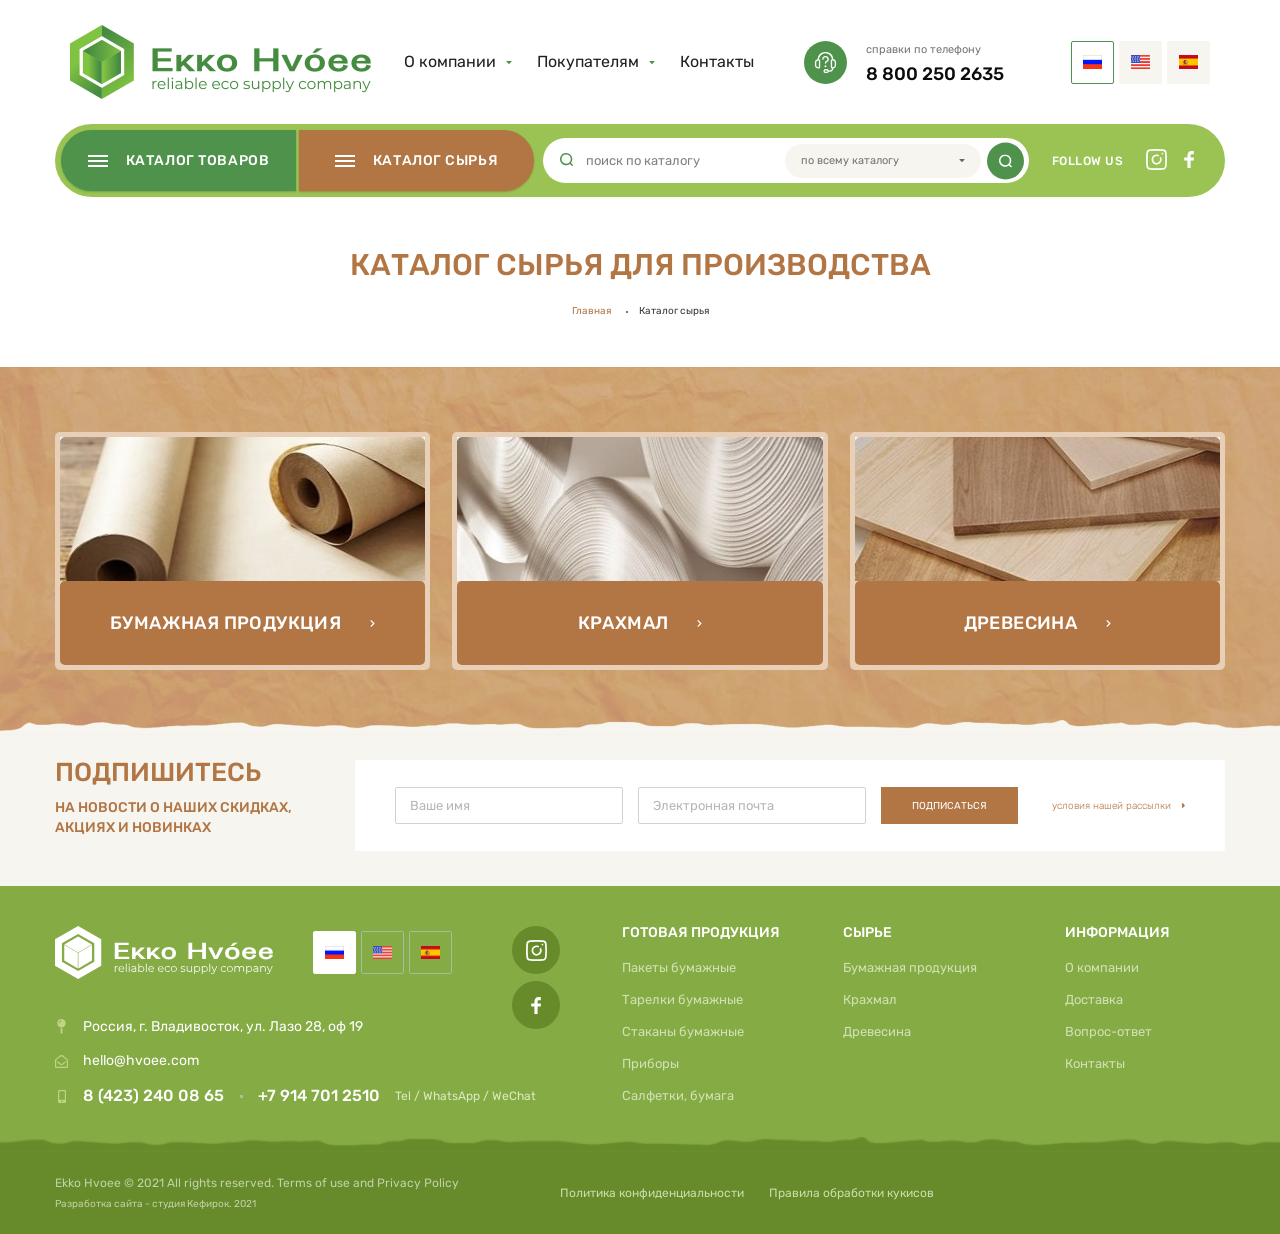
<file: catalog-raw.html>
<!DOCTYPE html>
<html>

<head>
    <meta charset="UTF-8">
    <meta name="viewport" content="width=device-width, initial-scale=1.0, minimum-scale=1.0, maximum-scale=1.0, user-scalable=no">
    <link rel="stylesheet" href="css/bootstrap.min.css">
    <link rel="stylesheet" href="https://unpkg.com/swiper/swiper-bundle.min.css" />
    <link rel="stylesheet" href="css/nice-select.css">
    <link rel="stylesheet" href="css/jquery.fancybox.min.css">
    <link rel='stylesheet' href='css/jquery.mCustomScrollbar.css' />
    <link rel="stylesheet" href="css/style.css">
    <title>КАТАЛОГ СЫРЬЯ ДЛЯ ПРОИЗВОДСТВА</title>
</head>

<body>

    <div class="wrapper">
        <div class="content">
            <header class="header">
                <section class='header-top'>
                    <div class='container'>
                        <div class='header-top__inner'>
                            <a href="index.php" class="header__logo">
                                <img src="images/svg/logo.png" alt="">
                            </a>
                            <div class="header-top__center">
                                <div class="header-top__center-inner">
                                    <nav class="nav">
                                        <div class="nav__item">
                                            <div class="nav__item-show">
                                                <span>О компании</span>
                                                <svg width="6" height="3" id="Слой_1" data-name="Слой 1" xmlns="http://www.w3.org/2000/svg" viewBox="0 0 5.81 3.29"><path fill="#50924c" d="M358.53,430.13a.39.39,0,0,1,.27.66l-2.51,2.52a.39.39,0,0,1-.55,0l-2.52-2.52a.39.39,0,0,1,.28-.66Z" transform="translate(-353.11 -430.13)"/></svg>
                                            </div>
                                            <div class="nav__item-hidden">
                                                <div class="nav__item-hidden-inner">
                                                    <a href="">О компании</a>
                                                    <a href="">Доставка</a>
                                                    <a href="">Вопрос-ответ</a>
                                                    <a href="">Контакты</a>
                                                </div>
                                            </div>
                                        </div>
                                        <div class="nav__item">
                                            <div class="nav__item-show">
                                                <span>Покупателям</span>
                                                <svg width="6" height="3" id="Слой_1" data-name="Слой 1" xmlns="http://www.w3.org/2000/svg" viewBox="0 0 5.81 3.29"><path fill="#50924c" d="M358.53,430.13a.39.39,0,0,1,.27.66l-2.51,2.52a.39.39,0,0,1-.55,0l-2.52-2.52a.39.39,0,0,1,.28-.66Z" transform="translate(-353.11 -430.13)"/></svg>
                                            </div>
                                            <div class="nav__item-hidden">
                                                <div class="nav__item-hidden-inner">
                                                    <a href="">О компании</a>
                                                    <a href="">Доставка</a>
                                                    <a href="">Вопрос-ответ</a>
                                                    <a href="">Контакты</a>
                                                </div>
                                            </div>
                                        </div>
                                        <div class="nav__item">
                                            <a href="" class="nav__item-link">Контакты</a>
                                        </div>

                                    </nav>
                                    <div class="header__phone">
                                        <svg width="43" height="43" id="Слой_1" data-name="Слой 1" xmlns="http://www.w3.org/2000/svg" viewBox="0 0 42.65 42.65"><circle fill="#4f924b" cx="21.32" cy="21.32" r="21.32"></circle><path fill="#fff" d="M374.61,393.15a3.09,3.09,0,0,0-2.11-1.76c-.18-.05-.22-.13-.24-.31a7.75,7.75,0,0,0-4.17-6.12,7.36,7.36,0,0,0-3-.88.7.7,0,0,1-.14,0h-1.06l-.14,0a7.36,7.36,0,0,0-2.36.58,7.75,7.75,0,0,0-4.79,6.42.31.31,0,0,1-.26.31,3.27,3.27,0,0,0-2.42,3.12v2.69a3.29,3.29,0,0,0,2.29,3.1,5.5,5.5,0,0,0,1.66.15,1.3,1.3,0,0,0,1.3-1.3q0-3.28,0-6.57A1.5,1.5,0,0,0,359,392a1.28,1.28,0,0,0-1.11-.73,6.54,6.54,0,0,1,13,0l-.23,0a1.28,1.28,0,0,0-1,1.23q0,3.33,0,6.64a1.19,1.19,0,0,0,.67,1.1,5.85,5.85,0,0,0,.63.23,1.91,1.91,0,0,1-1.59,1.87c-.53.07-1.09,0-1.63.05a.22.22,0,0,1-.23-.15,1.82,1.82,0,0,0-1.49-1.13,12.83,12.83,0,0,0-1.64,0,2,2,0,0,0-1.93,1.81,1.92,1.92,0,0,0,1.63,2.08,12.37,12.37,0,0,0,1.61,0,2,2,0,0,0,.55-.08,1.94,1.94,0,0,0,1.34-1.23h1.45a3.27,3.27,0,0,0,3.09-2.3c.1-.33.14-.69.21-1.05l.14-.05a3.23,3.23,0,0,0,2.33-2.36c0-.14.07-.29.1-.43v-3.36A6.86,6.86,0,0,0,374.61,393.15Zm-16.74,6a2.28,2.28,0,0,1-2.12-.65,1.82,1.82,0,0,1-.49-1.23q0-1.38,0-2.76a2,2,0,0,1,1.89-1.9h.72Zm7.87,4.61h-1.29a.66.66,0,1,1,0-1.31h1.29a.66.66,0,1,1,0,1.31Zm7.88-6.52a2,2,0,0,1-1.92,1.93H371v-6.58c.34,0,.67,0,1,.06a1.93,1.93,0,0,1,1.62,1.89Q373.64,395.86,373.62,397.21Z" transform="translate(-343.11 -373.22)"></path><path fill="#fff" d="M364.36,389.3a2,2,0,0,1,2,1.52,1.94,1.94,0,0,1-1.17,2.25,2.07,2.07,0,0,0-1.41,2.08.69.69,0,0,0,.67.71.65.65,0,0,0,.64-.7.8.8,0,0,1,.59-.87,3.27,3.27,0,0,0-1.24-6.3,3.13,3.13,0,0,0-1.5.36,3.24,3.24,0,0,0-1.78,2.9.65.65,0,0,0,.6.67.66.66,0,0,0,.7-.53,1.62,1.62,0,0,0,0-.22A2,2,0,0,1,364.36,389.3Z" transform="translate(-343.11 -373.22)"></path><path fill="#fff" d="M364.44,397.17a1,1,0,0,0-1,1,1,1,0,1,0,2,0A1,1,0,0,0,364.44,397.17Z" transform="translate(-343.11 -373.22)"></path></svg>
                                        <div>
                                            <span class="header__phone-title">справки по телефону</span>
                                            <a href="tel:8 800 250 2635" class="header__phone-link">8 800 250 2635</a>
                                        </div>
                                    </div>
                                </div>
                            </div>
                            <button class="header__burger">
								<span></span>
								<span></span>
								<span></span>
							</button>
                            <div class="header__langs">
                                <div class="header__lang header__lang--active">
                                    <img src="images/svg/flag-rus.png" alt="">
                                </div>
                                <div class="header__lang">
                                    <img src="images/svg/flag-eng.png" alt="">
                                </div>
                                <div class="header__lang">
                                    <img src="images/svg/flag-spn.png" alt="">
                                </div>
                            </div>
                        </div>
                    </div>
                </section>

                <section class='header-bottom'>
                    <div class='container'>
                        <div class='header-bottom__inner'>
                            <div class="header-bottom__left">
                                <div class="header__catalog">
                                    <div class="header__catalog-show">
                                        <div class="header__catalog-burger">
                                            <span></span>
                                            <span></span>
                                            <span></span>
                                        </div>
                                        <span>КАТАЛОГ ТОВАРОВ</span>
                                    </div>
                                    <div class="header__catalog-hidden">
                                        <div class="header__catalog-item">
                                            <div class="header__catalog-item-show">
                                                <span>ПАКЕТЫ БУМАЖНЫЕ</span>
                                                <svg width="5" height="7" id="Слой_1" data-name="Слой 1" xmlns="http://www.w3.org/2000/svg" viewBox="0 0 5.27 9.29"><path fill="#4f924b" d="M295.41,416.76a.63.63,0,0,1,1.07-.45l4,4a.64.64,0,0,1,0,.89l-4,4a.63.63,0,0,1-1.07-.44Z" transform="translate(-295.41 -416.13)"></path></svg>
                                            </div>
                                            <div class="header__catalog-item-hidden">
                                                <a href="">Вилки</a>
                                                <a href="">Ложки</a>
                                                <a href="">Пункт с длинным названием в две строчки</a>
                                                <a href="">Наборы</a>
                                            </div>
                                        </div>
                                        <div class="header__catalog-item">
                                            <div class="header__catalog-item-show">
                                                <span>Тарелки бумажные</span>
                                                <svg width="5" height="7" id="Слой_1" data-name="Слой 1" xmlns="http://www.w3.org/2000/svg" viewBox="0 0 5.27 9.29"><path fill="#4f924b" d="M295.41,416.76a.63.63,0,0,1,1.07-.45l4,4a.64.64,0,0,1,0,.89l-4,4a.63.63,0,0,1-1.07-.44Z" transform="translate(-295.41 -416.13)"></path></svg>
                                            </div>
                                            <div class="header__catalog-item-hidden">
                                                <a href="">Вилки</a>
                                                <a href="">Ложки</a>
                                                <a href="">Пункт с длинным названием в две строчки</a>
                                                <a href="">Наборы</a>
                                            </div>
                                        </div>
                                        <div class="header__catalog-item">
                                            <div class="header__catalog-item-show">
                                                <span>Стаканы бумажные</span>
                                                <svg width="5" height="7" id="Слой_1" data-name="Слой 1" xmlns="http://www.w3.org/2000/svg" viewBox="0 0 5.27 9.29"><path fill="#4f924b" d="M295.41,416.76a.63.63,0,0,1,1.07-.45l4,4a.64.64,0,0,1,0,.89l-4,4a.63.63,0,0,1-1.07-.44Z" transform="translate(-295.41 -416.13)"></path></svg>
                                            </div>
                                            <div class="header__catalog-item-hidden">
                                                <a href="">Вилки</a>
                                                <a href="">Ложки</a>
                                                <a href="">Пункт с длинным названием в две строчки</a>
                                                <a href="">Наборы</a>
                                            </div>
                                        </div>
                                        <div class="header__catalog-item">
                                            <div class="header__catalog-item-show">
                                                <span>Приборы</span>
                                                <svg width="5" height="7" id="Слой_1" data-name="Слой 1" xmlns="http://www.w3.org/2000/svg" viewBox="0 0 5.27 9.29"><path fill="#4f924b" d="M295.41,416.76a.63.63,0,0,1,1.07-.45l4,4a.64.64,0,0,1,0,.89l-4,4a.63.63,0,0,1-1.07-.44Z" transform="translate(-295.41 -416.13)"></path></svg>
                                            </div>
                                            <div class="header__catalog-item-hidden">
                                                <a href="">Вилки</a>
                                                <a href="">Ложки</a>
                                                <a href="">Пункт с длинным названием в две строчки</a>
                                                <a href="">Наборы</a>
                                            </div>
                                        </div>
                                        <div class="header__catalog-item">
                                            <div class="header__catalog-item-show">
                                                <span>Салфетки, бумага</span>
                                            </div>
                                        </div>
                                    </div>
                                </div>
                                <div class="header__catalog header__catalog--brown">
                                    <div class="header__catalog-show">
                                        <div class="header__catalog-burger">
                                            <span></span>
                                            <span></span>
                                            <span></span>
                                        </div>
                                        <span>КАТАЛОГ СЫРЬЯ</span>
                                    </div>
                                    <div class="header__catalog-hidden">
                                        <div class="header__catalog-item">
                                            <div class="header__catalog-item-show">
                                                <span>Бумажная продукция</span>
                                                <svg width="5" height="7" id="Слой_1" data-name="Слой 1" xmlns="http://www.w3.org/2000/svg" viewBox="0 0 5.27 9.29"><path fill="#b27544" d="M295.41,416.76a.63.63,0,0,1,1.07-.45l4,4a.64.64,0,0,1,0,.89l-4,4a.63.63,0,0,1-1.07-.44Z" transform="translate(-295.41 -416.13)"></path></svg>
                                            </div>
                                            <div class="header__catalog-item-hidden">
                                                <a href="">Флютинг</a>
                                                <a href="">Тестлайнер</a>
                                                <a href="">Крафтлайнер</a>
                                                <a href="">Крафтовая бумага</a>
                                            </div>
                                        </div>
                                        <div class="header__catalog-item">
                                            <div class="header__catalog-item-show">
                                                <span>Крахмал</span>
                                            </div>
                                        </div>
                                        <div class="header__catalog-item">
                                            <div class="header__catalog-item-show">
                                                <span>Древесина</span>
                                                <svg width="5" height="7" id="Слой_1" data-name="Слой 1" xmlns="http://www.w3.org/2000/svg" viewBox="0 0 5.27 9.29"><path fill="#b27544" d="M295.41,416.76a.63.63,0,0,1,1.07-.45l4,4a.64.64,0,0,1,0,.89l-4,4a.63.63,0,0,1-1.07-.44Z" transform="translate(-295.41 -416.13)"></path></svg>
                                            </div>
                                            <div class="header__catalog-item-hidden">
                                                <a href="">Флютинг</a>
                                                <a href="">Тестлайнер</a>
                                                <a href="">Крафтлайнер</a>
                                                <a href="">Крафтовая бумага</a>
                                            </div>
                                        </div>
                                    </div>
                                </div>
                            </div>
                            <div class="header-bottom__right">
                                <div class="header__search">
                                    <i>
										<svg width="13" height="13" id="Слой_1" data-name="Слой 1" xmlns="http://www.w3.org/2000/svg" viewBox="0 0 13.03 12.99"><path fill="#4f924b" d="M370.44,401.18a2,2,0,0,0,.32-.22,1.63,1.63,0,0,0,.49-.72l-1.93-1.93a.72.72,0,0,0-.15-.11,6.13,6.13,0,1,0-1,1,.49.49,0,0,0,.1.15l1.9,1.91ZM364.33,399A4.65,4.65,0,1,1,369,394.4,4.66,4.66,0,0,1,364.33,399Z" transform="translate(-358.23 -388.27)"/></svg>
									</i>
                                    <input type="text" placeholder="поиск по каталогу">
                                    <button class="header__search-btn">
										<svg width="13" height="13" id="Слой_1" data-name="Слой 1" xmlns="http://www.w3.org/2000/svg" viewBox="0 0 13.03 12.99"><path fill="#fff" d="M370.44,401.18a2,2,0,0,0,.32-.22,1.63,1.63,0,0,0,.49-.72l-1.93-1.93a.72.72,0,0,0-.15-.11,6.13,6.13,0,1,0-1,1,.49.49,0,0,0,.1.15l1.9,1.91ZM364.33,399A4.65,4.65,0,1,1,369,394.4,4.66,4.66,0,0,1,364.33,399Z" transform="translate(-358.23 -388.27)"/></svg>
									</button>
                                    <div class="header__search-select">
                                        <div class="header__search-select-show">
                                            <span>по всему каталогу</span>
                                            <svg width="6" height="3" id="Слой_1" data-name="Слой 1" xmlns="http://www.w3.org/2000/svg" viewBox="0 0 5.81 3.29"><path fill="#686868" d="M358.53,430.13a.39.39,0,0,1,.27.66l-2.51,2.52a.39.39,0,0,1-.55,0l-2.52-2.52a.39.39,0,0,1,.28-.66Z" transform="translate(-353.11 -430.13)"></path></svg>
                                        </div>
                                        <div class="header__search-select-hidden">
                                            <div class="header__search-select-item header__search-select-item--active">
                                                <div class="header__search-select-item-title">по всему каталогу</div>
                                            </div>
                                            <div class="header__search-select-item">
                                                <div class="header__search-select-item-title">Пакеты бумажные</div>
                                                <a href="" class="header__search-select-item-link">Пакеты без ручек</a>
                                                <a href="" class="header__search-select-item-link">Пакеты с кручеными ручками</a>
                                                <a href="" class="header__search-select-item-link">Пакеты с плоскими ручками</a>
                                            </div>
                                            <div class="header__search-select-item">
                                                <div class="header__search-select-item-title">Тарелки бумажные</div>
                                                <a href="" class="header__search-select-item-link">Плоские тарелки</a>
                                                <a href="" class="header__search-select-item-link">Глубокие тарелки</a>
                                            </div>
                                            <div class="header__search-select-item">
                                                <div class="header__search-select-item-title">Стаканы бумажные</div>
                                                <a href="" class="header__search-select-item-link">Стаканы для горячих напитков</a>
                                                <a href="" class="header__search-select-item-link">Стаканы для холодных напитков</a>
                                            </div>
                                            <div class="header__search-select-item">
                                                <div class="header__search-select-item-title">Приборы</div>
                                                <a href="" class="header__search-select-item-link">Вилки</a>
                                                <a href="" class="header__search-select-item-link">Ложки</a>
                                                <a href="" class="header__search-select-item-link">Ножи</a>
                                                <a href="" class="header__search-select-item-link">Наборы</a>
                                            </div>
                                            <div class="header__search-select-item">
                                                <div class="header__search-select-item-title">Салфетки, бумага</div>
                                            </div>
















                                        </div>
                                    </div>
                                </div>
                                <div class="header__socials">
                                    <span>FOLLOW US</span>
                                    <a href="">
                                        <svg width="21" height="21" id="Слой_1" data-name="Слой 1" xmlns="http://www.w3.org/2000/svg" viewBox="0 0 21.02 21.11"><g id="ig_instagram_insta_photo" data-name="ig instagram insta photo"><path fill="#fff" d="M301.88,418.52a.86.86,0,0,0-.5,1.11h0a3.42,3.42,0,1,1-2-2,.85.85,0,0,0,1.1-.49.86.86,0,0,0-.49-1.11,5.13,5.13,0,1,0,3,2.95.86.86,0,0,0-1.11-.49Z" transform="translate(-287.56 -410.27)"/><circle fill="#fff" cx="16.49" cy="4.56" r="0.86"/><path fill="#fff" d="M308.34,414.82a4.29,4.29,0,0,0-4.2-4.28h0a65.76,65.76,0,0,0-12.07,0,4.29,4.29,0,0,0-4.28,4.21,80.91,80.91,0,0,0,0,12.06,4.29,4.29,0,0,0,4.2,4.28h0c2,.18,4.05.29,6.08.29s4-.1,6-.29a4.29,4.29,0,0,0,4.24-4.21A75.87,75.87,0,0,0,308.34,414.82Zm-1.71,12a2.57,2.57,0,0,1-2.57,2.56H304a60.66,60.66,0,0,1-11.9,0,2.55,2.55,0,0,1-2.56-2.56v-.07a79,79,0,0,1,0-11.92,2.56,2.56,0,0,1,2.56-2.57h.08q2.94-.27,5.91-.28t6,.28a2.55,2.55,0,0,1,2.57,2.56v.07A74.12,74.12,0,0,1,306.63,426.81Z" transform="translate(-287.56 -410.27)"/></g></svg>
                                    </a>
                                    <a href="">
                                        <svg width="10" height="17" id="Слой_1" data-name="Слой 1" xmlns="http://www.w3.org/2000/svg" viewBox="0 0 9 16"><path fill="#fff" d="M299.57,418.78h3v3h-3v7h-3v-7h-3v-3h3v-1.26a5.69,5.69,0,0,1,1.12-3.51,3.63,3.63,0,0,1,2.79-1.23h2.09v3h-2.1a.9.9,0,0,0-.9.9Z" transform="translate(-293.57 -412.78)"/></svg>
                                    </a>
                                </div>
                            </div>
                        </div>
                    </div>
                </section>
            </header>



            <div class="breadcrumbs breadcrumbs--prod">
                <div class="container">
                    <h1 class="breadcrumbs__title">КАТАЛОГ СЫРЬЯ ДЛЯ ПРОИЗВОДСТВА</h1>
                    <div class='breadcrumbs__wrap'>
                        <a class='breadcrumbs__item' href='index.php'>
							Главная
						</a>
                        <span class='breadcrumbs__item'>
							Каталог сырья
						</span>
                    </div>

                </div>
            </div>

            <section class="catalog-prod catalog-prod--page">
                <div class="container">
                    <div class="catalog-prod__items">
                        <a href="" class="catalog-prod__item">
                            <div class="catalog-prod__item-img">
                                <img src="images/prod1.jpg" alt="">
                            </div>
                            <div class="catalog-prod__item-title">
                                <span>Бумажная продукция</span>
                                <svg width="5" height="9" xmlns="http://www.w3.org/2000/svg" viewBox="0 0 320 512"><path fill="#fff" d="M285.476 272.971L91.132 467.314c-9.373 9.373-24.569 9.373-33.941 0l-22.667-22.667c-9.357-9.357-9.375-24.522-.04-33.901L188.505 256 34.484 101.255c-9.335-9.379-9.317-24.544.04-33.901l22.667-22.667c9.373-9.373 24.569-9.373 33.941 0L285.475 239.03c9.373 9.372 9.373 24.568.001 33.941z"></path></svg>
                            </div>
                        </a>
                        <a href="" class="catalog-prod__item">
                            <div class="catalog-prod__item-img">
                                <img src="images/prod2.jpg" alt="">
                            </div>
                            <div class="catalog-prod__item-title">
                                <span>Крахмал</span>
                                <svg width="5" height="9" xmlns="http://www.w3.org/2000/svg" viewBox="0 0 320 512"><path fill="#fff" d="M285.476 272.971L91.132 467.314c-9.373 9.373-24.569 9.373-33.941 0l-22.667-22.667c-9.357-9.357-9.375-24.522-.04-33.901L188.505 256 34.484 101.255c-9.335-9.379-9.317-24.544.04-33.901l22.667-22.667c9.373-9.373 24.569-9.373 33.941 0L285.475 239.03c9.373 9.372 9.373 24.568.001 33.941z"></path></svg>
                            </div>
                        </a>
                        <a href="" class="catalog-prod__item">
                            <div class="catalog-prod__item-img">
                                <img src="images/prod3.jpg" alt="">
                            </div>
                            <div class="catalog-prod__item-title">
                                <span>Древесина</span>
                                <svg width="5" height="9" xmlns="http://www.w3.org/2000/svg" viewBox="0 0 320 512"><path fill="#fff" d="M285.476 272.971L91.132 467.314c-9.373 9.373-24.569 9.373-33.941 0l-22.667-22.667c-9.357-9.357-9.375-24.522-.04-33.901L188.505 256 34.484 101.255c-9.335-9.379-9.317-24.544.04-33.901l22.667-22.667c9.373-9.373 24.569-9.373 33.941 0L285.475 239.03c9.373 9.372 9.373 24.568.001 33.941z"></path></svg>
                            </div>
                        </a>
                    </div>
                </div>
            </section>

            <section class='follow'>
                <div class='container'>
                    <div class='follow__inner'>
                        <div class="follow__left">
                            <div class="follow__title">ПОДПИШИТЕСЬ</div>
                            <div class="follow__subtitle">на новости о наших скидках, акциях и новинках</div>
                        </div>
                        <div class="follow__right">
                            <form class="follow__form">
                                <div class="follow__form-group">
                                    <input type="text" placeholder="Ваше имя">
                                </div>
                                <div class="follow__form-group">
                                    <input type="email" placeholder="Электронная почта">
                                </div>
                                <button class="follow__form-btn btn-brown">ПОДПИСАТЬСЯ</button>
                            </form>
                            <a href="" class="follow__link">
                                <span>условия нашей рассылки</span>
                                <svg width="3" height="5" id="Слой_1" data-name="Слой 1" xmlns="http://www.w3.org/2000/svg" viewBox="0 0 5.27 9.29"><path fill="#b27544" d="M295.41,416.76a.63.63,0,0,1,1.07-.45l4,4a.64.64,0,0,1,0,.89l-4,4a.63.63,0,0,1-1.07-.44Z" transform="translate(-295.41 -416.13)"></path></svg>
                            </a>
                        </div>
                    </div>
                </div>
            </section>


        </div>

        <footer class='footer'>
            <section class='footer-top'>
                <div class='container'>
                    <div class='footer-top__inner'>
                        <div class="footer__col">
                            <div class="footer__head">
                                <a href="" class="footer__logo">
                                    <img src="images/svg/footer-logo.svg" alt="">
                                </a>
                                <div class="footer__langs">
                                    <div class="footer__lang footer__lang--active">
                                        <img src="images/svg/flag-rus.png" alt="">
                                    </div>
                                    <div class="footer__lang">
                                        <img src="images/svg/flag-eng.png" alt="">
                                    </div>
                                    <div class="footer__lang">
                                        <img src="images/svg/flag-spn.png" alt="">
                                    </div>
                                </div>
                            </div>
                            <div class="footer__socials">
                                <a href="" class="footer__socials-item">
                                    <svg width="21" height="21" id="Слой_1" data-name="Слой 1" xmlns="http://www.w3.org/2000/svg" viewBox="0 0 21.02 21.11">
										<g id="ig_instagram_insta_photo" data-name="ig instagram insta photo">
											<path fill="#fff" d="M301.88,418.52a.86.86,0,0,0-.5,1.11h0a3.42,3.42,0,1,1-2-2,.85.85,0,0,0,1.1-.49.86.86,0,0,0-.49-1.11,5.13,5.13,0,1,0,3,2.95.86.86,0,0,0-1.11-.49Z" transform="translate(-287.56 -410.27)"></path>
											<circle fill="#fff" cx="16.49" cy="4.56" r="0.86"></circle>
											<path fill="#fff" d="M308.34,414.82a4.29,4.29,0,0,0-4.2-4.28h0a65.76,65.76,0,0,0-12.07,0,4.29,4.29,0,0,0-4.28,4.21,80.91,80.91,0,0,0,0,12.06,4.29,4.29,0,0,0,4.2,4.28h0c2,.18,4.05.29,6.08.29s4-.1,6-.29a4.29,4.29,0,0,0,4.24-4.21A75.87,75.87,0,0,0,308.34,414.82Zm-1.71,12a2.57,2.57,0,0,1-2.57,2.56H304a60.66,60.66,0,0,1-11.9,0,2.55,2.55,0,0,1-2.56-2.56v-.07a79,79,0,0,1,0-11.92,2.56,2.56,0,0,1,2.56-2.57h.08q2.94-.27,5.91-.28t6,.28a2.55,2.55,0,0,1,2.57,2.56v.07A74.12,74.12,0,0,1,306.63,426.81Z" transform="translate(-287.56 -410.27)"></path>
										</g>
									</svg>
                                </a>
                                <a href="" class="footer__socials-item">
                                    <svg width="10" height="17" id="Слой_1" data-name="Слой 1" xmlns="http://www.w3.org/2000/svg" viewBox="0 0 9 16">
										<path fill="#fff" d="M299.57,418.78h3v3h-3v7h-3v-7h-3v-3h3v-1.26a5.69,5.69,0,0,1,1.12-3.51,3.63,3.63,0,0,1,2.79-1.23h2.09v3h-2.1a.9.9,0,0,0-.9.9Z" transform="translate(-293.57 -412.78)"></path>
									</svg>
                                </a>
                            </div>
                            <div class="footer__info">
                                <div class="footer__address">
                                    <i>
										<svg width="9" height="15" id="Слой_1" data-name="Слой 1" xmlns="http://www.w3.org/2000/svg" viewBox="0 0 7.88 14">
											<path fill="#bed681" d="M281.14,422.72a3.94,3.94,0,1,1-3.94-3.94A3.94,3.94,0,0,1,281.14,422.72Zm-3.61-2.19a.33.33,0,0,0-.33-.33,2.51,2.51,0,0,0-2.51,2.52.32.32,0,0,0,.32.33.33.33,0,0,0,.33-.33,1.86,1.86,0,0,1,1.86-1.86A.33.33,0,0,0,277.53,420.53Zm-.33,7a5.14,5.14,0,0,0,.88-.08v4.28l-.61.91a.33.33,0,0,1-.54,0l-.6-.91v-4.28A4.94,4.94,0,0,0,277.2,427.53Z" transform="translate(-273.26 -418.78)" />
										</svg>
									</i>
                                    <span>Россия, г. Владивосток, ул. Лазо 28, оф 19</span>
                                </div>
                                <a href="mailto:hello@hvoee.com" class="footer__mail">
                                    <i>
										<svg width="13" height="13" id="Слой_1" data-name="Слой 1" xmlns="http://www.w3.org/2000/svg" viewBox="0 0 12 12">
											<path fill="#bed681" d="M283.2,424.53v6.15a1.13,1.13,0,0,1-1.12,1.13h-9.75a1.13,1.13,0,0,1-1.13-1.13v-6.15a1.13,1.13,0,0,1,.41-.87l3.17-2.54a2.89,2.89,0,0,1,4.84,0c.55.43,3.06,2.45,3.17,2.54A1.13,1.13,0,0,1,283.2,424.53Zm-1.12.07a.11.11,0,0,0-.06-.11l-3.1-2.5c-.41-.32-1.16-1.06-1.72-1.06s-1.29.73-1.72,1.06l-3.1,2.5s-.05.06-.05.11v5.94a.14.14,0,0,0,.14.14h9.47a.14.14,0,0,0,.14-.14Zm-.79,1.94c-.68.54-1.39,1.12-1.67,1.33a4.26,4.26,0,0,1-2.42,1.31,4.31,4.31,0,0,1-2.42-1.31l-1.66-1.33a.28.28,0,0,1,0-.4l.35-.43a.29.29,0,0,1,.4,0l1.65,1.32c.41.33,1.17,1.07,1.72,1.07s1.3-.73,1.72-1.07l1.66-1.32a.27.27,0,0,1,.39,0l.36.43A.29.29,0,0,1,281.29,426.54Z" transform="translate(-271.2 -419.81)" />
										</svg>
									</i>
                                    <span>hello@hvoee.com</span>
                                </a>
                                <div class="footer__phones">
                                    <a href="tel:8 (423) 240 08 65" class="footer__phone">
                                        <i>
											<svg width="8" height="13" id="Слой_1" data-name="Слой 1" xmlns="http://www.w3.org/2000/svg" viewBox="0 0 7.5 12">
												<path fill="#bed681" d="M281,420.93v9.75a1.13,1.13,0,0,1-1.12,1.13h-5.25a1.13,1.13,0,0,1-1.13-1.13v-9.75a1.12,1.12,0,0,1,1.13-1.12h5.25A1.12,1.12,0,0,1,281,420.93Zm-1.12.28a.29.29,0,0,0-.29-.28h-4.68a.28.28,0,0,0-.28.28v7.32a.28.28,0,0,0,.28.28h4.68a.29.29,0,0,0,.29-.28Zm-1.88,9.1a.75.75,0,0,0-1.5,0,.75.75,0,0,0,1.5,0Z" transform="translate(-273.45 -419.81)" />
											</svg>
										</i>
                                        <span>8 (423) 240 08 65</span>
                                    </a>
                                    <a href="tel:+7 914 701 2510" class="footer__whatsapp">
                                        <i></i>
                                        <strong>+7 914 701 2510</strong>
                                        <span>Tel / WhatsApp / WeChat</span>
                                    </a>
                                </div>
                            </div>

                        </div>
                        <div class="footer__col">
                            <div class="footer__title">ГОТОВАЯ ПРОДУКЦИЯ</div>
                            <a href="" class="footer__link">Пакеты бумажные</a>
                            <a href="" class="footer__link">Тарелки бумажные</a>
                            <a href="" class="footer__link">Стаканы бумажные</a>
                            <a href="" class="footer__link">Приборы</a>
                            <a href="" class="footer__link">Салфетки, бумага</a>
                        </div>
                        <div class="footer__col">
                            <div class="footer__title">СЫРЬЕ</div>
                            <a href="" class="footer__link">Бумажная продукция</a>
                            <a href="" class="footer__link">Крахмал</a>
                            <a href="" class="footer__link">Древесина</a>
                        </div>
                        <div class="footer__col">
                            <div class="footer__title">ИНФОРМАЦИЯ</div>
                            <a href="" class="footer__link">О компании</a>
                            <a href="" class="footer__link">Доставка</a>
                            <a href="" class="footer__link">Вопрос-ответ</a>
                            <a href="" class="footer__link">Контакты</a>
                        </div>
                    </div>
                </div>
            </section>
            <section class='footer-bottom'>
                <div class='container'>
                    <div class='footer-bottom__inner'>
                        <div class="footer__col">
                            <div class="footer__privacy">Ekko Hvoee © 2021 All rights reserved. Terms of use and Privacy Policy</div>
                            <div class="footer__by">
                                Разработка сайта - <a href="http://www.kefirok.ru" target="_blank"> студия Кефирок</a>. 2021
                            </div>
                        </div>
                        <div class="footer-bottom__info">
                            <a href="" class="footer-bottom__link">Политика конфиденциальности</a>
                            <a href="" class="footer-bottom__link">Правила обработки кукисов</a>
                        </div>
                    </div>
                </div>
            </section>
        </footer>

        <script src="js/jquery-1.11.3.min.js"></script>
        <script src="js/jquery.nice-select.min.js"></script>
        <script src="js/jquery.maskedinput.min.js"></script>
        <script src="js/bootstrap.min.js"></script>
        <script src="js/jquery.fancybox.min.js"></script>
        <script src='js/jquery.mCustomScrollbar.concat.min.js'></script>
        <script src="js/swiper.js"></script>
        <script src="js/index.js"></script>
    </div>





</body>

</html>
</file>
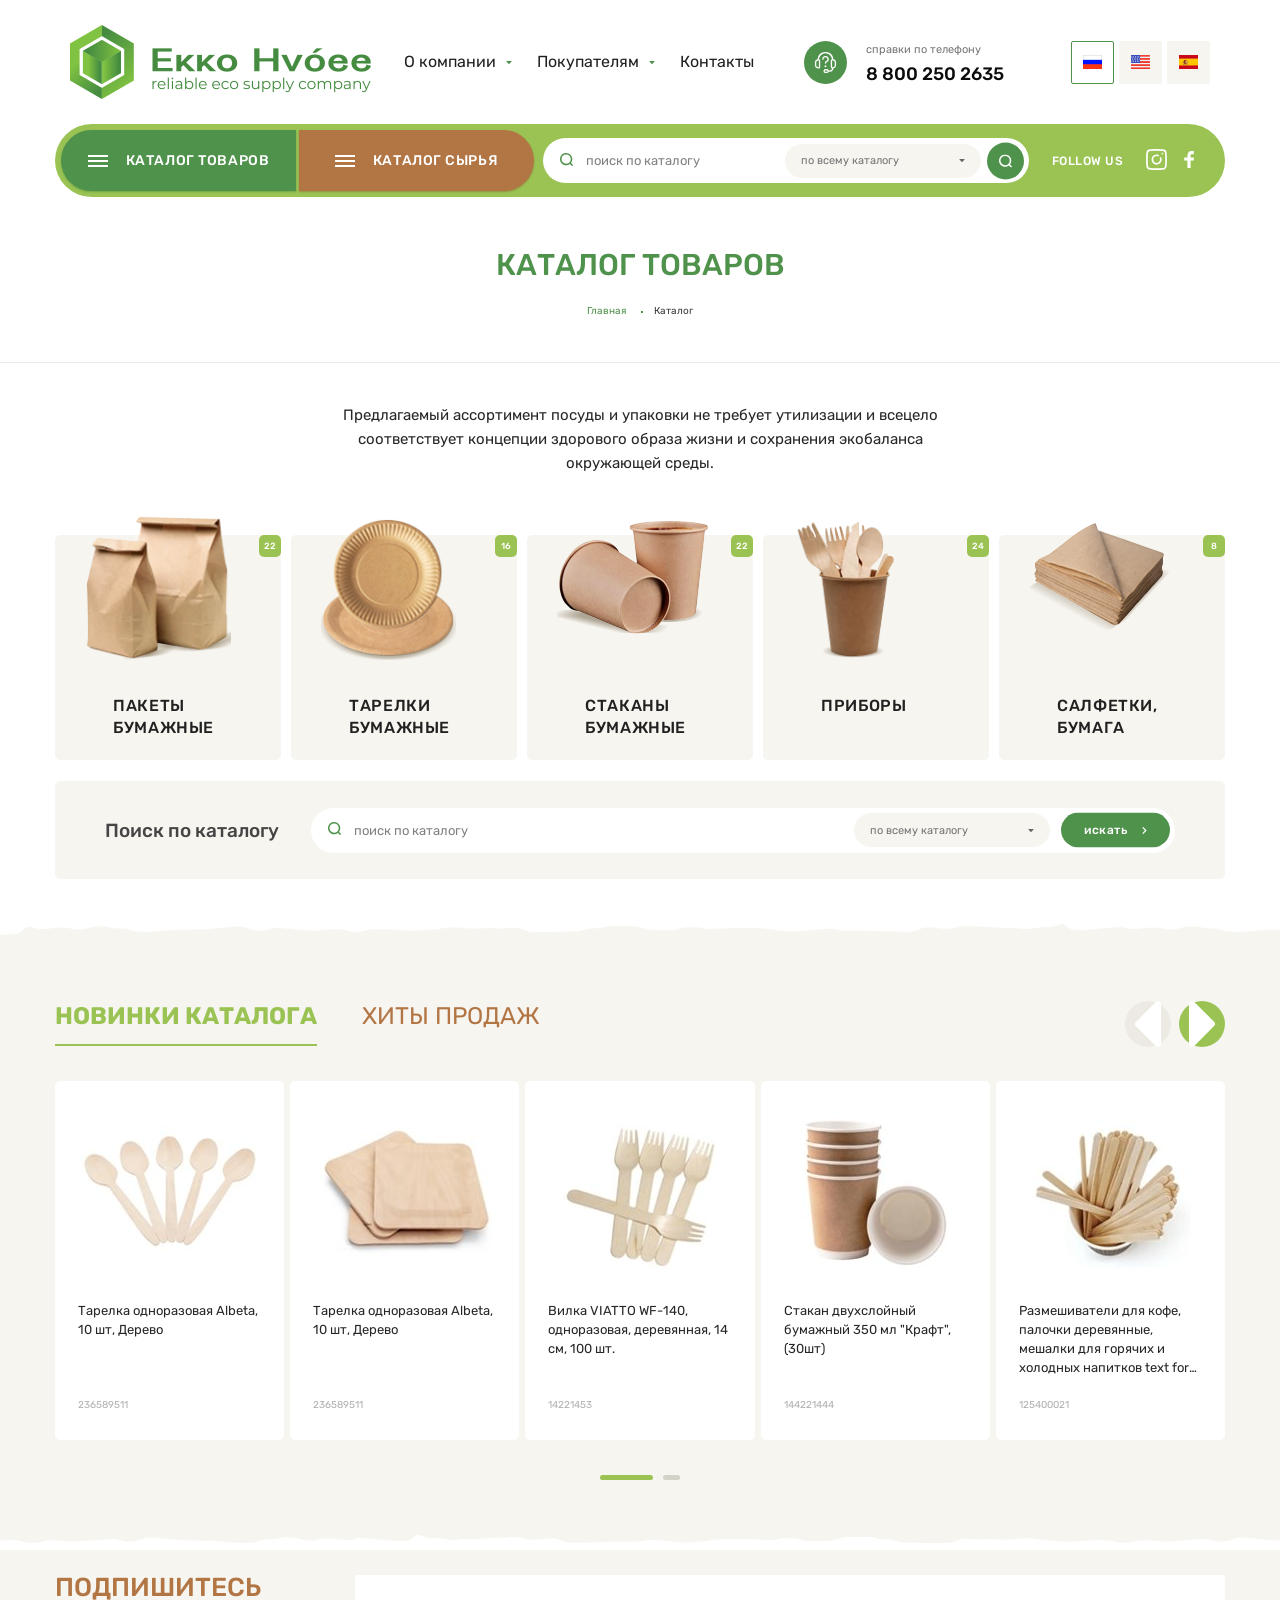
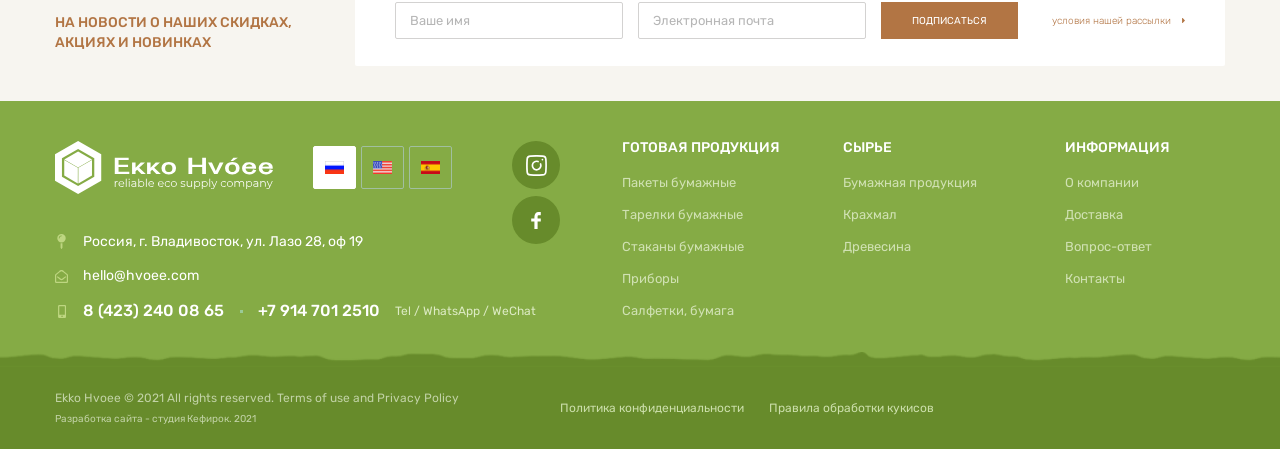
<file: catalog.html>
<!DOCTYPE html>
<html>

<head>
    <meta charset="UTF-8">
    <meta name="viewport" content="width=device-width, initial-scale=1.0, minimum-scale=1.0, maximum-scale=1.0, user-scalable=no">
    <link rel="stylesheet" href="css/bootstrap.min.css">
    <link rel="stylesheet" href="https://unpkg.com/swiper/swiper-bundle.min.css" />
    <link rel="stylesheet" href="css/nice-select.css">
    <link rel="stylesheet" href="css/jquery.fancybox.min.css">
    <link rel='stylesheet' href='css/jquery.mCustomScrollbar.css' />
    <link rel="stylesheet" href="css/style.css">
    <title>КАТАЛОГ ТОВАРОВ</title>
</head>

<body>

    <div class="wrapper">
        <div class="content">
            <header class="header">
                <section class='header-top'>
                    <div class='container'>
                        <div class='header-top__inner'>
                            <a href="index.php" class="header__logo">
                                <img src="images/svg/logo.png" alt="">
                            </a>
                            <div class="header-top__center">
                                <div class="header-top__center-inner">
                                    <nav class="nav">
                                        <div class="nav__item">
                                            <div class="nav__item-show">
                                                <span>О компании</span>
                                                <svg width="6" height="3" id="Слой_1" data-name="Слой 1" xmlns="http://www.w3.org/2000/svg" viewBox="0 0 5.81 3.29"><path fill="#50924c" d="M358.53,430.13a.39.39,0,0,1,.27.66l-2.51,2.52a.39.39,0,0,1-.55,0l-2.52-2.52a.39.39,0,0,1,.28-.66Z" transform="translate(-353.11 -430.13)"/></svg>
                                            </div>
                                            <div class="nav__item-hidden">
                                                <div class="nav__item-hidden-inner">
                                                    <a href="">О компании</a>
                                                    <a href="">Доставка</a>
                                                    <a href="">Вопрос-ответ</a>
                                                    <a href="">Контакты</a>
                                                </div>
                                            </div>
                                        </div>
                                        <div class="nav__item">
                                            <div class="nav__item-show">
                                                <span>Покупателям</span>
                                                <svg width="6" height="3" id="Слой_1" data-name="Слой 1" xmlns="http://www.w3.org/2000/svg" viewBox="0 0 5.81 3.29"><path fill="#50924c" d="M358.53,430.13a.39.39,0,0,1,.27.66l-2.51,2.52a.39.39,0,0,1-.55,0l-2.52-2.52a.39.39,0,0,1,.28-.66Z" transform="translate(-353.11 -430.13)"/></svg>
                                            </div>
                                            <div class="nav__item-hidden">
                                                <div class="nav__item-hidden-inner">
                                                    <a href="">О компании</a>
                                                    <a href="">Доставка</a>
                                                    <a href="">Вопрос-ответ</a>
                                                    <a href="">Контакты</a>
                                                </div>
                                            </div>
                                        </div>
                                        <div class="nav__item">
                                            <a href="" class="nav__item-link">Контакты</a>
                                        </div>

                                    </nav>
                                    <div class="header__phone">
                                        <svg width="43" height="43" id="Слой_1" data-name="Слой 1" xmlns="http://www.w3.org/2000/svg" viewBox="0 0 42.65 42.65"><circle fill="#4f924b" cx="21.32" cy="21.32" r="21.32"></circle><path fill="#fff" d="M374.61,393.15a3.09,3.09,0,0,0-2.11-1.76c-.18-.05-.22-.13-.24-.31a7.75,7.75,0,0,0-4.17-6.12,7.36,7.36,0,0,0-3-.88.7.7,0,0,1-.14,0h-1.06l-.14,0a7.36,7.36,0,0,0-2.36.58,7.75,7.75,0,0,0-4.79,6.42.31.31,0,0,1-.26.31,3.27,3.27,0,0,0-2.42,3.12v2.69a3.29,3.29,0,0,0,2.29,3.1,5.5,5.5,0,0,0,1.66.15,1.3,1.3,0,0,0,1.3-1.3q0-3.28,0-6.57A1.5,1.5,0,0,0,359,392a1.28,1.28,0,0,0-1.11-.73,6.54,6.54,0,0,1,13,0l-.23,0a1.28,1.28,0,0,0-1,1.23q0,3.33,0,6.64a1.19,1.19,0,0,0,.67,1.1,5.85,5.85,0,0,0,.63.23,1.91,1.91,0,0,1-1.59,1.87c-.53.07-1.09,0-1.63.05a.22.22,0,0,1-.23-.15,1.82,1.82,0,0,0-1.49-1.13,12.83,12.83,0,0,0-1.64,0,2,2,0,0,0-1.93,1.81,1.92,1.92,0,0,0,1.63,2.08,12.37,12.37,0,0,0,1.61,0,2,2,0,0,0,.55-.08,1.94,1.94,0,0,0,1.34-1.23h1.45a3.27,3.27,0,0,0,3.09-2.3c.1-.33.14-.69.21-1.05l.14-.05a3.23,3.23,0,0,0,2.33-2.36c0-.14.07-.29.1-.43v-3.36A6.86,6.86,0,0,0,374.61,393.15Zm-16.74,6a2.28,2.28,0,0,1-2.12-.65,1.82,1.82,0,0,1-.49-1.23q0-1.38,0-2.76a2,2,0,0,1,1.89-1.9h.72Zm7.87,4.61h-1.29a.66.66,0,1,1,0-1.31h1.29a.66.66,0,1,1,0,1.31Zm7.88-6.52a2,2,0,0,1-1.92,1.93H371v-6.58c.34,0,.67,0,1,.06a1.93,1.93,0,0,1,1.62,1.89Q373.64,395.86,373.62,397.21Z" transform="translate(-343.11 -373.22)"></path><path fill="#fff" d="M364.36,389.3a2,2,0,0,1,2,1.52,1.94,1.94,0,0,1-1.17,2.25,2.07,2.07,0,0,0-1.41,2.08.69.69,0,0,0,.67.71.65.65,0,0,0,.64-.7.8.8,0,0,1,.59-.87,3.27,3.27,0,0,0-1.24-6.3,3.13,3.13,0,0,0-1.5.36,3.24,3.24,0,0,0-1.78,2.9.65.65,0,0,0,.6.67.66.66,0,0,0,.7-.53,1.62,1.62,0,0,0,0-.22A2,2,0,0,1,364.36,389.3Z" transform="translate(-343.11 -373.22)"></path><path fill="#fff" d="M364.44,397.17a1,1,0,0,0-1,1,1,1,0,1,0,2,0A1,1,0,0,0,364.44,397.17Z" transform="translate(-343.11 -373.22)"></path></svg>
                                        <div>
                                            <span class="header__phone-title">справки по телефону</span>
                                            <a href="tel:8 800 250 2635" class="header__phone-link">8 800 250 2635</a>
                                        </div>
                                    </div>
                                </div>
                            </div>
                            <button class="header__burger">
								<span></span>
								<span></span>
								<span></span>
							</button>
                            <div class="header__langs">
                                <div class="header__lang header__lang--active">
                                    <img src="images/svg/flag-rus.png" alt="">
                                </div>
                                <div class="header__lang">
                                    <img src="images/svg/flag-eng.png" alt="">
                                </div>
                                <div class="header__lang">
                                    <img src="images/svg/flag-spn.png" alt="">
                                </div>
                            </div>
                        </div>
                    </div>
                </section>

                <section class='header-bottom'>
                    <div class='container'>
                        <div class='header-bottom__inner'>
                            <div class="header-bottom__left">
                                <div class="header__catalog">
                                    <div class="header__catalog-show">
                                        <div class="header__catalog-burger">
                                            <span></span>
                                            <span></span>
                                            <span></span>
                                        </div>
                                        <span>КАТАЛОГ ТОВАРОВ</span>
                                    </div>
                                    <div class="header__catalog-hidden">
                                        <div class="header__catalog-item">
                                            <div class="header__catalog-item-show">
                                                <span>ПАКЕТЫ БУМАЖНЫЕ</span>
                                                <svg width="5" height="7" id="Слой_1" data-name="Слой 1" xmlns="http://www.w3.org/2000/svg" viewBox="0 0 5.27 9.29"><path fill="#4f924b" d="M295.41,416.76a.63.63,0,0,1,1.07-.45l4,4a.64.64,0,0,1,0,.89l-4,4a.63.63,0,0,1-1.07-.44Z" transform="translate(-295.41 -416.13)"></path></svg>
                                            </div>
                                            <div class="header__catalog-item-hidden">
                                                <a href="">Вилки</a>
                                                <a href="">Ложки</a>
                                                <a href="">Пункт с длинным названием в две строчки</a>
                                                <a href="">Наборы</a>
                                            </div>
                                        </div>
                                        <div class="header__catalog-item">
                                            <div class="header__catalog-item-show">
                                                <span>Тарелки бумажные</span>
                                                <svg width="5" height="7" id="Слой_1" data-name="Слой 1" xmlns="http://www.w3.org/2000/svg" viewBox="0 0 5.27 9.29"><path fill="#4f924b" d="M295.41,416.76a.63.63,0,0,1,1.07-.45l4,4a.64.64,0,0,1,0,.89l-4,4a.63.63,0,0,1-1.07-.44Z" transform="translate(-295.41 -416.13)"></path></svg>
                                            </div>
                                            <div class="header__catalog-item-hidden">
                                                <a href="">Вилки</a>
                                                <a href="">Ложки</a>
                                                <a href="">Пункт с длинным названием в две строчки</a>
                                                <a href="">Наборы</a>
                                            </div>
                                        </div>
                                        <div class="header__catalog-item">
                                            <div class="header__catalog-item-show">
                                                <span>Стаканы бумажные</span>
                                                <svg width="5" height="7" id="Слой_1" data-name="Слой 1" xmlns="http://www.w3.org/2000/svg" viewBox="0 0 5.27 9.29"><path fill="#4f924b" d="M295.41,416.76a.63.63,0,0,1,1.07-.45l4,4a.64.64,0,0,1,0,.89l-4,4a.63.63,0,0,1-1.07-.44Z" transform="translate(-295.41 -416.13)"></path></svg>
                                            </div>
                                            <div class="header__catalog-item-hidden">
                                                <a href="">Вилки</a>
                                                <a href="">Ложки</a>
                                                <a href="">Пункт с длинным названием в две строчки</a>
                                                <a href="">Наборы</a>
                                            </div>
                                        </div>
                                        <div class="header__catalog-item">
                                            <div class="header__catalog-item-show">
                                                <span>Приборы</span>
                                                <svg width="5" height="7" id="Слой_1" data-name="Слой 1" xmlns="http://www.w3.org/2000/svg" viewBox="0 0 5.27 9.29"><path fill="#4f924b" d="M295.41,416.76a.63.63,0,0,1,1.07-.45l4,4a.64.64,0,0,1,0,.89l-4,4a.63.63,0,0,1-1.07-.44Z" transform="translate(-295.41 -416.13)"></path></svg>
                                            </div>
                                            <div class="header__catalog-item-hidden">
                                                <a href="">Вилки</a>
                                                <a href="">Ложки</a>
                                                <a href="">Пункт с длинным названием в две строчки</a>
                                                <a href="">Наборы</a>
                                            </div>
                                        </div>
                                        <div class="header__catalog-item">
                                            <div class="header__catalog-item-show">
                                                <span>Салфетки, бумага</span>
                                            </div>
                                        </div>
                                    </div>
                                </div>
                                <div class="header__catalog header__catalog--brown">
                                    <div class="header__catalog-show">
                                        <div class="header__catalog-burger">
                                            <span></span>
                                            <span></span>
                                            <span></span>
                                        </div>
                                        <span>КАТАЛОГ СЫРЬЯ</span>
                                    </div>
                                    <div class="header__catalog-hidden">
                                        <div class="header__catalog-item">
                                            <div class="header__catalog-item-show">
                                                <span>Бумажная продукция</span>
                                                <svg width="5" height="7" id="Слой_1" data-name="Слой 1" xmlns="http://www.w3.org/2000/svg" viewBox="0 0 5.27 9.29"><path fill="#b27544" d="M295.41,416.76a.63.63,0,0,1,1.07-.45l4,4a.64.64,0,0,1,0,.89l-4,4a.63.63,0,0,1-1.07-.44Z" transform="translate(-295.41 -416.13)"></path></svg>
                                            </div>
                                            <div class="header__catalog-item-hidden">
                                                <a href="">Флютинг</a>
                                                <a href="">Тестлайнер</a>
                                                <a href="">Крафтлайнер</a>
                                                <a href="">Крафтовая бумага</a>
                                            </div>
                                        </div>
                                        <div class="header__catalog-item">
                                            <div class="header__catalog-item-show">
                                                <span>Крахмал</span>
                                            </div>
                                        </div>
                                        <div class="header__catalog-item">
                                            <div class="header__catalog-item-show">
                                                <span>Древесина</span>
                                                <svg width="5" height="7" id="Слой_1" data-name="Слой 1" xmlns="http://www.w3.org/2000/svg" viewBox="0 0 5.27 9.29"><path fill="#b27544" d="M295.41,416.76a.63.63,0,0,1,1.07-.45l4,4a.64.64,0,0,1,0,.89l-4,4a.63.63,0,0,1-1.07-.44Z" transform="translate(-295.41 -416.13)"></path></svg>
                                            </div>
                                            <div class="header__catalog-item-hidden">
                                                <a href="">Флютинг</a>
                                                <a href="">Тестлайнер</a>
                                                <a href="">Крафтлайнер</a>
                                                <a href="">Крафтовая бумага</a>
                                            </div>
                                        </div>
                                    </div>
                                </div>
                            </div>
                            <div class="header-bottom__right">
                                <div class="header__search">
                                    <i>
										<svg width="13" height="13" id="Слой_1" data-name="Слой 1" xmlns="http://www.w3.org/2000/svg" viewBox="0 0 13.03 12.99"><path fill="#4f924b" d="M370.44,401.18a2,2,0,0,0,.32-.22,1.63,1.63,0,0,0,.49-.72l-1.93-1.93a.72.72,0,0,0-.15-.11,6.13,6.13,0,1,0-1,1,.49.49,0,0,0,.1.15l1.9,1.91ZM364.33,399A4.65,4.65,0,1,1,369,394.4,4.66,4.66,0,0,1,364.33,399Z" transform="translate(-358.23 -388.27)"/></svg>
									</i>
                                    <input type="text" placeholder="поиск по каталогу">
                                    <button class="header__search-btn">
										<svg width="13" height="13" id="Слой_1" data-name="Слой 1" xmlns="http://www.w3.org/2000/svg" viewBox="0 0 13.03 12.99"><path fill="#fff" d="M370.44,401.18a2,2,0,0,0,.32-.22,1.63,1.63,0,0,0,.49-.72l-1.93-1.93a.72.72,0,0,0-.15-.11,6.13,6.13,0,1,0-1,1,.49.49,0,0,0,.1.15l1.9,1.91ZM364.33,399A4.65,4.65,0,1,1,369,394.4,4.66,4.66,0,0,1,364.33,399Z" transform="translate(-358.23 -388.27)"/></svg>
									</button>
                                    <div class="header__search-select">
                                        <div class="header__search-select-show">
                                            <span>по всему каталогу</span>
                                            <svg width="6" height="3" id="Слой_1" data-name="Слой 1" xmlns="http://www.w3.org/2000/svg" viewBox="0 0 5.81 3.29"><path fill="#686868" d="M358.53,430.13a.39.39,0,0,1,.27.66l-2.51,2.52a.39.39,0,0,1-.55,0l-2.52-2.52a.39.39,0,0,1,.28-.66Z" transform="translate(-353.11 -430.13)"></path></svg>
                                        </div>
                                        <div class="header__search-select-hidden">
                                            <div class="header__search-select-item header__search-select-item--active">
                                                <div class="header__search-select-item-title">по всему каталогу</div>
                                            </div>
                                            <div class="header__search-select-item">
                                                <div class="header__search-select-item-title">Пакеты бумажные</div>
                                                <a href="" class="header__search-select-item-link">Пакеты без ручек</a>
                                                <a href="" class="header__search-select-item-link">Пакеты с кручеными ручками</a>
                                                <a href="" class="header__search-select-item-link">Пакеты с плоскими ручками</a>
                                            </div>
                                            <div class="header__search-select-item">
                                                <div class="header__search-select-item-title">Тарелки бумажные</div>
                                                <a href="" class="header__search-select-item-link">Плоские тарелки</a>
                                                <a href="" class="header__search-select-item-link">Глубокие тарелки</a>
                                            </div>
                                            <div class="header__search-select-item">
                                                <div class="header__search-select-item-title">Стаканы бумажные</div>
                                                <a href="" class="header__search-select-item-link">Стаканы для горячих напитков</a>
                                                <a href="" class="header__search-select-item-link">Стаканы для холодных напитков</a>
                                            </div>
                                            <div class="header__search-select-item">
                                                <div class="header__search-select-item-title">Приборы</div>
                                                <a href="" class="header__search-select-item-link">Вилки</a>
                                                <a href="" class="header__search-select-item-link">Ложки</a>
                                                <a href="" class="header__search-select-item-link">Ножи</a>
                                                <a href="" class="header__search-select-item-link">Наборы</a>
                                            </div>
                                            <div class="header__search-select-item">
                                                <div class="header__search-select-item-title">Салфетки, бумага</div>
                                            </div>
















                                        </div>
                                    </div>
                                </div>
                                <div class="header__socials">
                                    <span>FOLLOW US</span>
                                    <a href="">
                                        <svg width="21" height="21" id="Слой_1" data-name="Слой 1" xmlns="http://www.w3.org/2000/svg" viewBox="0 0 21.02 21.11"><g id="ig_instagram_insta_photo" data-name="ig instagram insta photo"><path fill="#fff" d="M301.88,418.52a.86.86,0,0,0-.5,1.11h0a3.42,3.42,0,1,1-2-2,.85.85,0,0,0,1.1-.49.86.86,0,0,0-.49-1.11,5.13,5.13,0,1,0,3,2.95.86.86,0,0,0-1.11-.49Z" transform="translate(-287.56 -410.27)"/><circle fill="#fff" cx="16.49" cy="4.56" r="0.86"/><path fill="#fff" d="M308.34,414.82a4.29,4.29,0,0,0-4.2-4.28h0a65.76,65.76,0,0,0-12.07,0,4.29,4.29,0,0,0-4.28,4.21,80.91,80.91,0,0,0,0,12.06,4.29,4.29,0,0,0,4.2,4.28h0c2,.18,4.05.29,6.08.29s4-.1,6-.29a4.29,4.29,0,0,0,4.24-4.21A75.87,75.87,0,0,0,308.34,414.82Zm-1.71,12a2.57,2.57,0,0,1-2.57,2.56H304a60.66,60.66,0,0,1-11.9,0,2.55,2.55,0,0,1-2.56-2.56v-.07a79,79,0,0,1,0-11.92,2.56,2.56,0,0,1,2.56-2.57h.08q2.94-.27,5.91-.28t6,.28a2.55,2.55,0,0,1,2.57,2.56v.07A74.12,74.12,0,0,1,306.63,426.81Z" transform="translate(-287.56 -410.27)"/></g></svg>
                                    </a>
                                    <a href="">
                                        <svg width="10" height="17" id="Слой_1" data-name="Слой 1" xmlns="http://www.w3.org/2000/svg" viewBox="0 0 9 16"><path fill="#fff" d="M299.57,418.78h3v3h-3v7h-3v-7h-3v-3h3v-1.26a5.69,5.69,0,0,1,1.12-3.51,3.63,3.63,0,0,1,2.79-1.23h2.09v3h-2.1a.9.9,0,0,0-.9.9Z" transform="translate(-293.57 -412.78)"/></svg>
                                    </a>
                                </div>
                            </div>
                        </div>
                    </div>
                </section>
            </header>



            <div class="breadcrumbs">
                <div class="container">
                    <h1 class="breadcrumbs__title">КАТАЛОГ ТОВАРОВ</h1>
                    <div class='breadcrumbs__wrap'>
                        <a class='breadcrumbs__item' href='index.php'>
							Главная
						</a>
                        <span class='breadcrumbs__item'>
							Каталог
						</span>
                    </div>
                </div>
            </div>

            <section class='catalog-page'>
                <div class='container'>
                    <div class='catalog-page__inner'>
                        <div class="catalog-page__info">
                            Предлагаемый ассортимент посуды и упаковки не требует утилизации и всецело соответствует концепции здорового образа жизни и сохранения экобаланса окружающей среды.
                        </div>
                        <div class='catalog-index__items'>
                            <a href="" class="catalog-index__item">
                                <div class="catalog-index__item-num">22</div>
                                <div class="catalog-index__item-img">
                                    <img src="images/svg/cat1.png" alt="">
                                </div>
                                <div class="catalog-index__item-title">Пакеты бумажные</div>
                            </a>
                            <a href="" class="catalog-index__item">
                                <div class="catalog-index__item-num">16</div>
                                <div class="catalog-index__item-img">
                                    <img src="images/svg/cat2.png" alt="">
                                </div>
                                <div class="catalog-index__item-title">Тарелки бумажные</div>
                            </a>
                            <a href="" class="catalog-index__item">
                                <div class="catalog-index__item-num">22</div>
                                <div class="catalog-index__item-img">
                                    <img src="images/svg/cat3.png" alt="">
                                </div>
                                <div class="catalog-index__item-title">Стаканы бумажные</div>
                            </a>
                            <a href="" class="catalog-index__item">
                                <div class="catalog-index__item-num">24</div>
                                <div class="catalog-index__item-img">
                                    <img src="images/svg/cat4.png" alt="">
                                </div>
                                <div class="catalog-index__item-title">Приборы</div>
                            </a>
                            <a href="" class="catalog-index__item">
                                <div class="catalog-index__item-num">8</div>
                                <div class="catalog-index__item-img">
                                    <img src="images/svg/cat5.png" alt="">
                                </div>
                                <div class="catalog-index__item-title">Салфетки, бумага</div>
                            </a>
                        </div>
                        <div class="search-block">
                            <div class="search-block__title">Поиск по каталогу</div>
                            <div class="header__search">
                                <i>
									<svg width="13" height="13" id="Слой_1" data-name="Слой 1" xmlns="http://www.w3.org/2000/svg" viewBox="0 0 13.03 12.99">
										<path fill="#4f924b" d="M370.44,401.18a2,2,0,0,0,.32-.22,1.63,1.63,0,0,0,.49-.72l-1.93-1.93a.72.72,0,0,0-.15-.11,6.13,6.13,0,1,0-1,1,.49.49,0,0,0,.1.15l1.9,1.91ZM364.33,399A4.65,4.65,0,1,1,369,394.4,4.66,4.66,0,0,1,364.33,399Z" transform="translate(-358.23 -388.27)"></path>
									</svg>
								</i>
                                <input type="text" placeholder="поиск по каталогу">
                                <button class="header__search-btn btn btn-dark-green btn-rounded icon-right">
									<span>искать</span>
									<svg width="5" height="8" xmlns="http://www.w3.org/2000/svg" viewBox="0 0 320 512">
										<path fill="#fff" d="M285.476 272.971L91.132 467.314c-9.373 9.373-24.569 9.373-33.941 0l-22.667-22.667c-9.357-9.357-9.375-24.522-.04-33.901L188.505 256 34.484 101.255c-9.335-9.379-9.317-24.544.04-33.901l22.667-22.667c9.373-9.373 24.569-9.373 33.941 0L285.475 239.03c9.373 9.372 9.373 24.568.001 33.941z"></path>
									</svg>
								</button>
                                <div class="header__search-select">
                                    <div class="header__search-select-show">
                                        <span>по всему каталогу</span>
                                        <svg width="6" height="3" id="Слой_1" data-name="Слой 1" xmlns="http://www.w3.org/2000/svg" viewBox="0 0 5.81 3.29">
											<path fill="#686868" d="M358.53,430.13a.39.39,0,0,1,.27.66l-2.51,2.52a.39.39,0,0,1-.55,0l-2.52-2.52a.39.39,0,0,1,.28-.66Z" transform="translate(-353.11 -430.13)"></path>
										</svg>
                                    </div>
                                    <div class="header__search-select-hidden">
                                        <div class="header__search-select-item header__search-select-item--active">
                                            <div class="header__search-select-item-title">по всему каталогу</div>
                                        </div>
                                        <div class="header__search-select-item">
                                            <div class="header__search-select-item-title">Пакеты бумажные</div>
                                            <a href="" class="header__search-select-item-link">Пакеты без ручек</a>
                                            <a href="" class="header__search-select-item-link">Пакеты с кручеными ручками</a>
                                            <a href="" class="header__search-select-item-link">Пакеты с плоскими ручками</a>
                                        </div>
                                        <div class="header__search-select-item">
                                            <div class="header__search-select-item-title">Тарелки бумажные</div>
                                            <a href="" class="header__search-select-item-link">Плоские тарелки</a>
                                            <a href="" class="header__search-select-item-link">Глубокие тарелки</a>
                                        </div>
                                        <div class="header__search-select-item">
                                            <div class="header__search-select-item-title">Стаканы бумажные</div>
                                            <a href="" class="header__search-select-item-link">Стаканы для горячих напитков</a>
                                            <a href="" class="header__search-select-item-link">Стаканы для холодных напитков</a>
                                        </div>
                                        <div class="header__search-select-item">
                                            <div class="header__search-select-item-title">Приборы</div>
                                            <a href="" class="header__search-select-item-link">Вилки</a>
                                            <a href="" class="header__search-select-item-link">Ложки</a>
                                            <a href="" class="header__search-select-item-link">Ножи</a>
                                            <a href="" class="header__search-select-item-link">Наборы</a>
                                        </div>
                                        <div class="header__search-select-item">
                                            <div class="header__search-select-item-title">Салфетки, бумага</div>
                                        </div>
                                    </div>
                                </div>
                            </div>
                        </div>
                    </div>
                </div>
            </section>

            <section class='collection'>
                <div class='container'>
                    <div class='collection__inner'>
                        <div class="collection__top">
                            <div class="collection__top-left">
                                <div class="collection__title collection__title--active collection__tab" data-tabs-path="1">НОВИНКИ КАТАЛОГА</div>
                                <div class="collection__title collection__title--prod collection__tab" data-tabs-path="2">ХИТЫ ПРОДАЖ</div>
                            </div>
                        </div>
                        <div class="collection__content collection__content--active" data-content-path="1">
                            <div class="collection__slider collection__slider--green">
                                <div class='swiper-container'>
                                    <div class='swiper-wrapper'>
                                        <div class='swiper-slide'>
                                            <div class="card">
                                                <a href="" class="card__img">
                                                    <img src="images/card1.jpg" alt="">
                                                </a>
                                                <a href="" class="card__title">Тарелка одноразовая Albeta, 10 шт, Дерево</a>
                                                <div class="card__num">236589511</div>
                                            </div>
                                        </div>
                                        <div class='swiper-slide'>
                                            <div class="card">
                                                <a href="" class="card__img">
                                                    <img src="images/card2.jpg" alt="">
                                                </a>
                                                <a href="" class="card__title">Тарелка одноразовая Albeta, 10 шт, Дерево</a>
                                                <div class="card__num">236589511</div>
                                            </div>
                                        </div>
                                        <div class='swiper-slide'>
                                            <div class="card">
                                                <a href="" class="card__img">
                                                    <img src="images/card3.jpg" alt="">
                                                </a>
                                                <a href="" class="card__title">Вилка VIATTO WF-140, одноразовая, деревянная, 14 см, 100 шт.</a>
                                                <div class="card__num">14221453</div>
                                            </div>
                                        </div>
                                        <div class='swiper-slide'>
                                            <div class="card">
                                                <a href="" class="card__img">
                                                    <img src="images/card4.jpg" alt="">
                                                </a>
                                                <a href="" class="card__title">Стакан двухслойный бумажный 350 мл "Крафт", (30шт)</a>
                                                <div class="card__num">144221444</div>
                                            </div>
                                        </div>
                                        <div class='swiper-slide'>
                                            <div class="card">
                                                <a href="" class="card__img">
                                                    <img src="images/card5.jpg" alt="">
                                                </a>
                                                <a href="" class="card__title">Размешиватели для кофе, палочки деревянные, мешалки для горячих и холодных напитков text for testing ggtdfg</a>
                                                <div class="card__num">125400021</div>
                                            </div>
                                        </div>
                                        <div class='swiper-slide'>
                                            <div class="card">
                                                <a href="" class="card__img">
                                                    <img src="images/card1.jpg" alt="">
                                                </a>
                                                <a href="" class="card__title">Размешиватели для кофе, палочки деревянные, мешалки для горячих и холодных напитков text for testing ggtdfg</a>
                                                <div class="card__num">125400021</div>
                                            </div>
                                        </div>
                                    </div>
                                </div>
                                <div class='swiper-pagination collection__slider-pagination'></div>
                                <div class="collection__slider-nav">
                                    <div class='swiper-button-prev collection__slider-prev btn-green'>
                                        <svg width="5" height="7" id="Слой_1" data-name="Слой 1" xmlns="http://www.w3.org/2000/svg" viewBox="0 0 5.27 9.29">
											<path fill="#fff" d="M300.68,424.8a.63.63,0,0,1-1.07.44l-4-4a.64.64,0,0,1,0-.89l4-4a.63.63,0,0,1,1.07.45Z" transform="translate(-295.41 -416.13)"></path>
										</svg>
                                    </div>
                                    <div class='swiper-button-next collection__slider-next btn-green'>
                                        <svg width="5" height="7" id="Слой_1" data-name="Слой 1" xmlns="http://www.w3.org/2000/svg" viewBox="0 0 5.27 9.29">
											<path fill="#fff" d="M295.41,416.76a.63.63,0,0,1,1.07-.45l4,4a.64.64,0,0,1,0,.89l-4,4a.63.63,0,0,1-1.07-.44Z" transform="translate(-295.41 -416.13)"></path>
										</svg>
                                    </div>
                                </div>
                            </div>
                        </div>
                        <div class="collection__content" data-content-path="2">
                            <div class="collection__slider collection__slider--brown">
                                <div class='swiper-container'>
                                    <div class='swiper-wrapper'>
                                        <div class='swiper-slide'>
                                            <div class="card card--prod">
                                                <div class="card__img">
                                                    <img src="images/card1.jpg" alt="">
                                                </div>
                                                <div class="card__title">Ложка одноразовая деревянная - 10 шт</div>
                                                <div class="card__num">21452145</div>
                                            </div>
                                        </div>
                                        <div class='swiper-slide'>
                                            <div class="card card--prod">
                                                <a href="" class="card__img">
                                                    <img src="images/card2.jpg" alt="">
                                                </a>
                                                <a href="" class="card__title">Тарелка одноразовая Albeta, 10 шт, Дерево</a>
                                                <div class="card__num">236589511</div>
                                            </div>
                                        </div>
                                        <div class='swiper-slide'>
                                            <div class="card card--prod">
                                                <a href="" class="card__img">
                                                    <img src="images/card3.jpg" alt="">
                                                </a>
                                                <a href="" class="card__title">Вилка VIATTO WF-140, одноразовая, деревянная, 14 см, 100 шт.</a>
                                                <div class="card__num">14221453</div>
                                            </div>
                                        </div>
                                        <div class='swiper-slide'>
                                            <div class="card card--prod">
                                                <a href="" class="card__img">
                                                    <img src="images/card4.jpg" alt="">
                                                </a>
                                                <a href="" class="card__title">Стакан двухслойный бумажный 350 мл "Крафт", (30шт)</a>
                                                <div class="card__num">144221444</div>
                                            </div>
                                        </div>
                                        <div class='swiper-slide'>
                                            <div class="card card--prod">
                                                <a href="" class="card__img">
                                                    <img src="images/card5.jpg" alt="">
                                                </a>
                                                <a href="" class="card__title">Размешиватели для кофе, палочки деревянные, мешалки для горячих и холодных напитков text for testing ggtdfg</a>
                                                <div class="card__num">125400021</div>
                                            </div>
                                        </div>
                                        <div class='swiper-slide'>
                                            <div class="card card--prod">
                                                <a href="" class="card__img">
                                                    <img src="images/card1.jpg" alt="">
                                                </a>
                                                <a href="" class="card__title">Размешиватели для кофе, палочки деревянные, мешалки для горячих и холодных напитков text for testing ggtdfg</a>
                                                <div class="card__num">125400021</div>
                                            </div>
                                        </div>
                                    </div>
                                </div>
                                <div class='swiper-pagination collection__slider-pagination'></div>
                                <div class="collection__slider-nav">
                                    <div class='swiper-button-prev collection__slider-prev btn-brown'>
                                        <svg width="5" height="7" id="Слой_1" data-name="Слой 1" xmlns="http://www.w3.org/2000/svg" viewBox="0 0 5.27 9.29">
											<path fill="#fff" d="M300.68,424.8a.63.63,0,0,1-1.07.44l-4-4a.64.64,0,0,1,0-.89l4-4a.63.63,0,0,1,1.07.45Z" transform="translate(-295.41 -416.13)"></path>
										</svg>
                                    </div>
                                    <div class='swiper-button-next collection__slider-next btn-brown'>
                                        <svg width="5" height="7" id="Слой_1" data-name="Слой 1" xmlns="http://www.w3.org/2000/svg" viewBox="0 0 5.27 9.29">
											<path fill="#fff" d="M295.41,416.76a.63.63,0,0,1,1.07-.45l4,4a.64.64,0,0,1,0,.89l-4,4a.63.63,0,0,1-1.07-.44Z" transform="translate(-295.41 -416.13)"></path>
										</svg>
                                    </div>
                                </div>
                            </div>
                        </div>
                    </div>
                </div>
            </section>

            <section class='follow'>
                <div class='container'>
                    <div class='follow__inner'>
                        <div class="follow__left">
                            <div class="follow__title">ПОДПИШИТЕСЬ</div>
                            <div class="follow__subtitle">на новости о наших скидках, акциях и новинках</div>
                        </div>
                        <div class="follow__right">
                            <form class="follow__form">
                                <div class="follow__form-group">
                                    <input type="text" placeholder="Ваше имя">
                                </div>
                                <div class="follow__form-group">
                                    <input type="email" placeholder="Электронная почта">
                                </div>
                                <button class="follow__form-btn btn-brown">ПОДПИСАТЬСЯ</button>
                            </form>
                            <a href="" class="follow__link">
                                <span>условия нашей рассылки</span>
                                <svg width="3" height="5" id="Слой_1" data-name="Слой 1" xmlns="http://www.w3.org/2000/svg" viewBox="0 0 5.27 9.29">
									<path fill="#b27544" d="M295.41,416.76a.63.63,0,0,1,1.07-.45l4,4a.64.64,0,0,1,0,.89l-4,4a.63.63,0,0,1-1.07-.44Z" transform="translate(-295.41 -416.13)"></path>
								</svg>
                            </a>
                        </div>
                    </div>
                </div>
            </section>


        </div>

        <footer class='footer'>
            <section class='footer-top'>
                <div class='container'>
                    <div class='footer-top__inner'>
                        <div class="footer__col">
                            <div class="footer__head">
                                <a href="" class="footer__logo">
                                    <img src="images/svg/footer-logo.svg" alt="">
                                </a>
                                <div class="footer__langs">
                                    <div class="footer__lang footer__lang--active">
                                        <img src="images/svg/flag-rus.png" alt="">
                                    </div>
                                    <div class="footer__lang">
                                        <img src="images/svg/flag-eng.png" alt="">
                                    </div>
                                    <div class="footer__lang">
                                        <img src="images/svg/flag-spn.png" alt="">
                                    </div>
                                </div>
                            </div>
                            <div class="footer__socials">
                                <a href="" class="footer__socials-item">
                                    <svg width="21" height="21" id="Слой_1" data-name="Слой 1" xmlns="http://www.w3.org/2000/svg" viewBox="0 0 21.02 21.11">
										<g id="ig_instagram_insta_photo" data-name="ig instagram insta photo">
											<path fill="#fff" d="M301.88,418.52a.86.86,0,0,0-.5,1.11h0a3.42,3.42,0,1,1-2-2,.85.85,0,0,0,1.1-.49.86.86,0,0,0-.49-1.11,5.13,5.13,0,1,0,3,2.95.86.86,0,0,0-1.11-.49Z" transform="translate(-287.56 -410.27)"></path>
											<circle fill="#fff" cx="16.49" cy="4.56" r="0.86"></circle>
											<path fill="#fff" d="M308.34,414.82a4.29,4.29,0,0,0-4.2-4.28h0a65.76,65.76,0,0,0-12.07,0,4.29,4.29,0,0,0-4.28,4.21,80.91,80.91,0,0,0,0,12.06,4.29,4.29,0,0,0,4.2,4.28h0c2,.18,4.05.29,6.08.29s4-.1,6-.29a4.29,4.29,0,0,0,4.24-4.21A75.87,75.87,0,0,0,308.34,414.82Zm-1.71,12a2.57,2.57,0,0,1-2.57,2.56H304a60.66,60.66,0,0,1-11.9,0,2.55,2.55,0,0,1-2.56-2.56v-.07a79,79,0,0,1,0-11.92,2.56,2.56,0,0,1,2.56-2.57h.08q2.94-.27,5.91-.28t6,.28a2.55,2.55,0,0,1,2.57,2.56v.07A74.12,74.12,0,0,1,306.63,426.81Z" transform="translate(-287.56 -410.27)"></path>
										</g>
									</svg>
                                </a>
                                <a href="" class="footer__socials-item">
                                    <svg width="10" height="17" id="Слой_1" data-name="Слой 1" xmlns="http://www.w3.org/2000/svg" viewBox="0 0 9 16">
										<path fill="#fff" d="M299.57,418.78h3v3h-3v7h-3v-7h-3v-3h3v-1.26a5.69,5.69,0,0,1,1.12-3.51,3.63,3.63,0,0,1,2.79-1.23h2.09v3h-2.1a.9.9,0,0,0-.9.9Z" transform="translate(-293.57 -412.78)"></path>
									</svg>
                                </a>
                            </div>
                            <div class="footer__info">
                                <div class="footer__address">
                                    <i>
										<svg width="9" height="15" id="Слой_1" data-name="Слой 1" xmlns="http://www.w3.org/2000/svg" viewBox="0 0 7.88 14">
											<path fill="#bed681" d="M281.14,422.72a3.94,3.94,0,1,1-3.94-3.94A3.94,3.94,0,0,1,281.14,422.72Zm-3.61-2.19a.33.33,0,0,0-.33-.33,2.51,2.51,0,0,0-2.51,2.52.32.32,0,0,0,.32.33.33.33,0,0,0,.33-.33,1.86,1.86,0,0,1,1.86-1.86A.33.33,0,0,0,277.53,420.53Zm-.33,7a5.14,5.14,0,0,0,.88-.08v4.28l-.61.91a.33.33,0,0,1-.54,0l-.6-.91v-4.28A4.94,4.94,0,0,0,277.2,427.53Z" transform="translate(-273.26 -418.78)" />
										</svg>
									</i>
                                    <span>Россия, г. Владивосток, ул. Лазо 28, оф 19</span>
                                </div>
                                <a href="mailto:hello@hvoee.com" class="footer__mail">
                                    <i>
										<svg width="13" height="13" id="Слой_1" data-name="Слой 1" xmlns="http://www.w3.org/2000/svg" viewBox="0 0 12 12">
											<path fill="#bed681" d="M283.2,424.53v6.15a1.13,1.13,0,0,1-1.12,1.13h-9.75a1.13,1.13,0,0,1-1.13-1.13v-6.15a1.13,1.13,0,0,1,.41-.87l3.17-2.54a2.89,2.89,0,0,1,4.84,0c.55.43,3.06,2.45,3.17,2.54A1.13,1.13,0,0,1,283.2,424.53Zm-1.12.07a.11.11,0,0,0-.06-.11l-3.1-2.5c-.41-.32-1.16-1.06-1.72-1.06s-1.29.73-1.72,1.06l-3.1,2.5s-.05.06-.05.11v5.94a.14.14,0,0,0,.14.14h9.47a.14.14,0,0,0,.14-.14Zm-.79,1.94c-.68.54-1.39,1.12-1.67,1.33a4.26,4.26,0,0,1-2.42,1.31,4.31,4.31,0,0,1-2.42-1.31l-1.66-1.33a.28.28,0,0,1,0-.4l.35-.43a.29.29,0,0,1,.4,0l1.65,1.32c.41.33,1.17,1.07,1.72,1.07s1.3-.73,1.72-1.07l1.66-1.32a.27.27,0,0,1,.39,0l.36.43A.29.29,0,0,1,281.29,426.54Z" transform="translate(-271.2 -419.81)" />
										</svg>
									</i>
                                    <span>hello@hvoee.com</span>
                                </a>
                                <div class="footer__phones">
                                    <a href="tel:8 (423) 240 08 65" class="footer__phone">
                                        <i>
											<svg width="8" height="13" id="Слой_1" data-name="Слой 1" xmlns="http://www.w3.org/2000/svg" viewBox="0 0 7.5 12">
												<path fill="#bed681" d="M281,420.93v9.75a1.13,1.13,0,0,1-1.12,1.13h-5.25a1.13,1.13,0,0,1-1.13-1.13v-9.75a1.12,1.12,0,0,1,1.13-1.12h5.25A1.12,1.12,0,0,1,281,420.93Zm-1.12.28a.29.29,0,0,0-.29-.28h-4.68a.28.28,0,0,0-.28.28v7.32a.28.28,0,0,0,.28.28h4.68a.29.29,0,0,0,.29-.28Zm-1.88,9.1a.75.75,0,0,0-1.5,0,.75.75,0,0,0,1.5,0Z" transform="translate(-273.45 -419.81)" />
											</svg>
										</i>
                                        <span>8 (423) 240 08 65</span>
                                    </a>
                                    <a href="tel:+7 914 701 2510" class="footer__whatsapp">
                                        <i></i>
                                        <strong>+7 914 701 2510</strong>
                                        <span>Tel / WhatsApp / WeChat</span>
                                    </a>
                                </div>
                            </div>

                        </div>
                        <div class="footer__col">
                            <div class="footer__title">ГОТОВАЯ ПРОДУКЦИЯ</div>
                            <a href="" class="footer__link">Пакеты бумажные</a>
                            <a href="" class="footer__link">Тарелки бумажные</a>
                            <a href="" class="footer__link">Стаканы бумажные</a>
                            <a href="" class="footer__link">Приборы</a>
                            <a href="" class="footer__link">Салфетки, бумага</a>
                        </div>
                        <div class="footer__col">
                            <div class="footer__title">СЫРЬЕ</div>
                            <a href="" class="footer__link">Бумажная продукция</a>
                            <a href="" class="footer__link">Крахмал</a>
                            <a href="" class="footer__link">Древесина</a>
                        </div>
                        <div class="footer__col">
                            <div class="footer__title">ИНФОРМАЦИЯ</div>
                            <a href="" class="footer__link">О компании</a>
                            <a href="" class="footer__link">Доставка</a>
                            <a href="" class="footer__link">Вопрос-ответ</a>
                            <a href="" class="footer__link">Контакты</a>
                        </div>
                    </div>
                </div>
            </section>
            <section class='footer-bottom'>
                <div class='container'>
                    <div class='footer-bottom__inner'>
                        <div class="footer__col">
                            <div class="footer__privacy">Ekko Hvoee © 2021 All rights reserved. Terms of use and Privacy Policy</div>
                            <div class="footer__by">
                                Разработка сайта - <a href="http://www.kefirok.ru" target="_blank"> студия Кефирок</a>. 2021
                            </div>
                        </div>
                        <div class="footer-bottom__info">
                            <a href="" class="footer-bottom__link">Политика конфиденциальности</a>
                            <a href="" class="footer-bottom__link">Правила обработки кукисов</a>
                        </div>
                    </div>
                </div>
            </section>
        </footer>

        <script src="js/jquery-1.11.3.min.js"></script>
        <script src="js/jquery.nice-select.min.js"></script>
        <script src="js/jquery.maskedinput.min.js"></script>
        <script src="js/bootstrap.min.js"></script>
        <script src="js/jquery.fancybox.min.js"></script>
        <script src='js/jquery.mCustomScrollbar.concat.min.js'></script>
        <script src="js/swiper.js"></script>
        <script src="js/index.js"></script>
    </div>



</body>

</html>
</file>
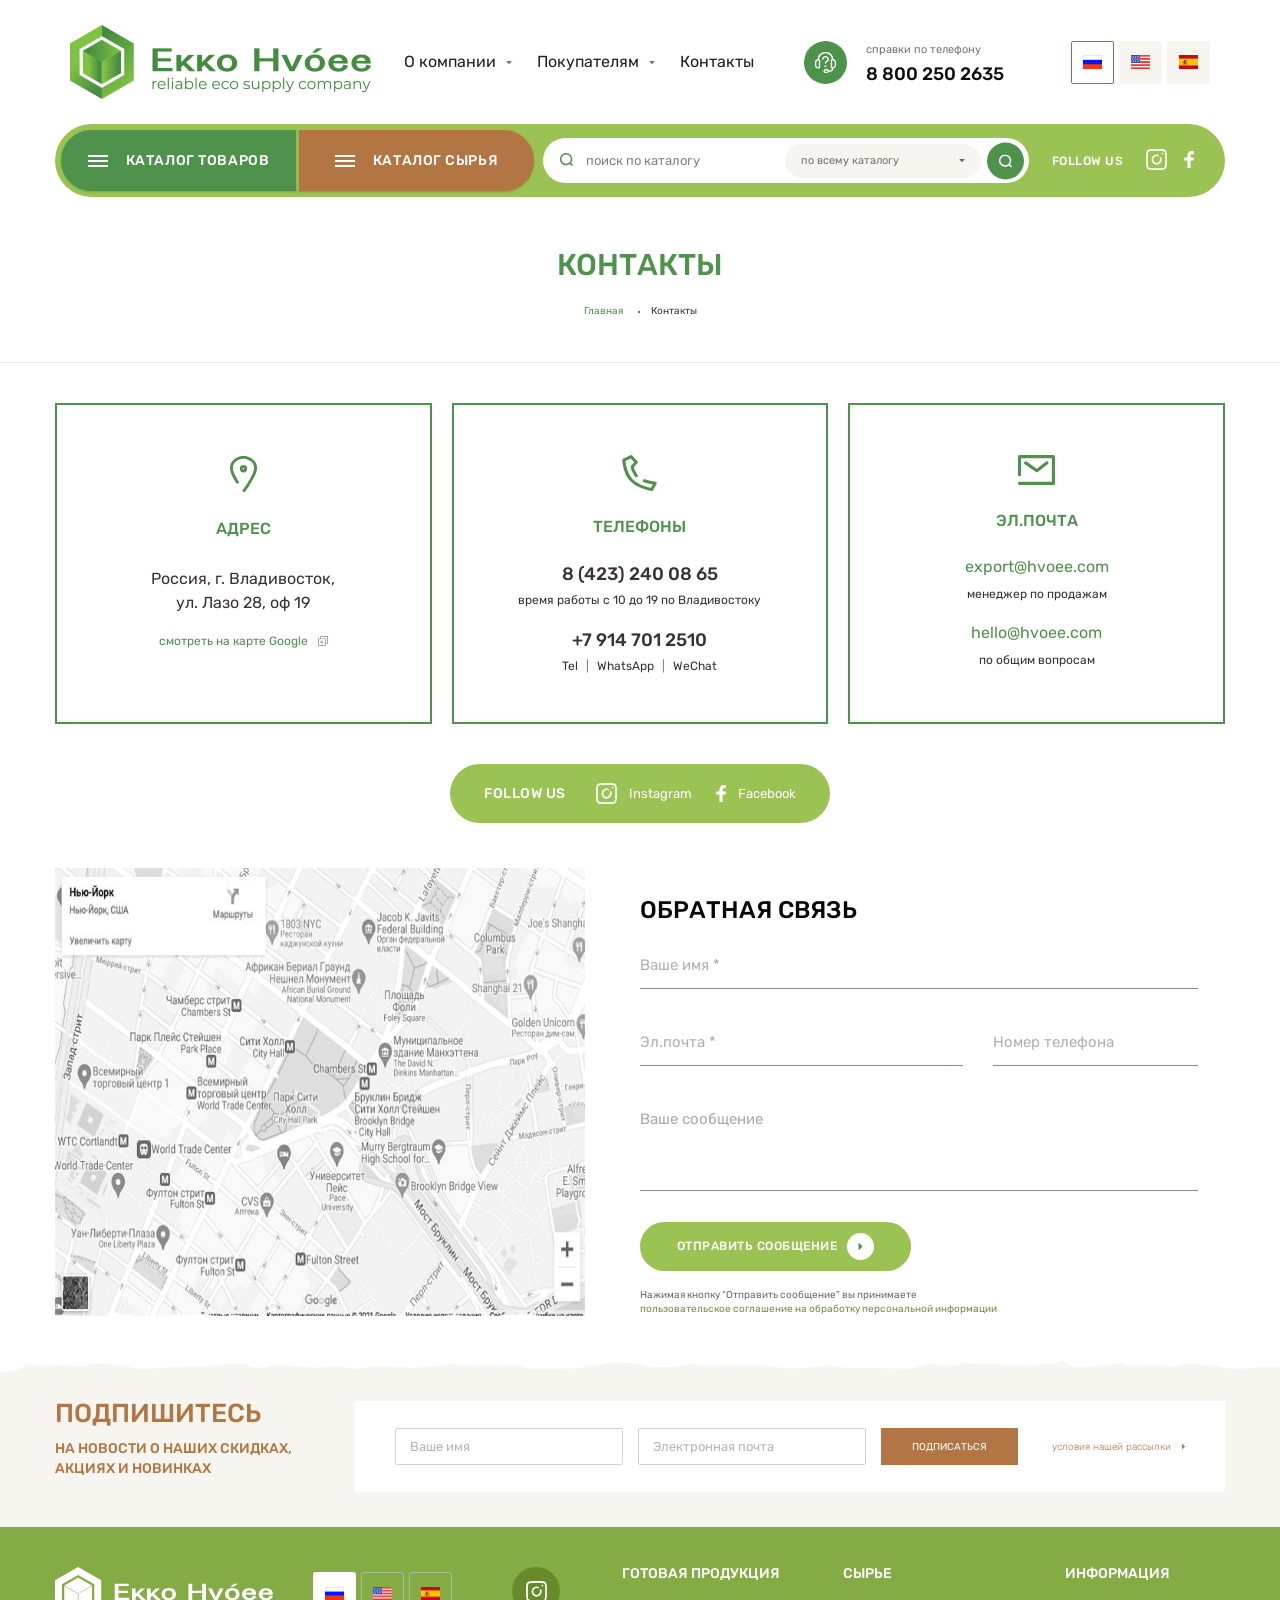
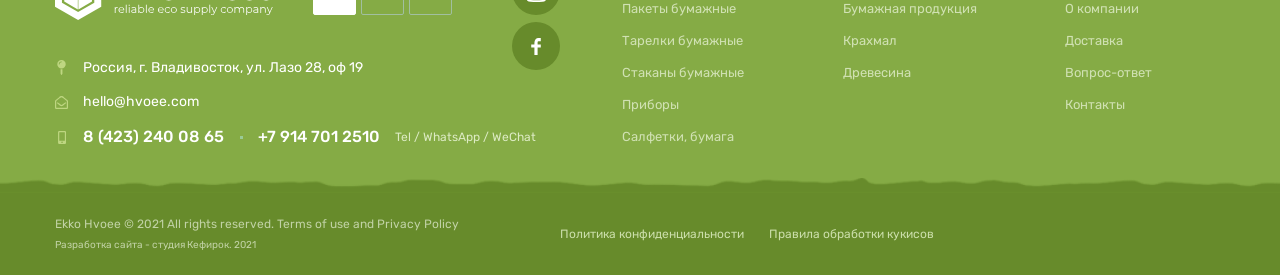
<file: contacts.html>
<!DOCTYPE html>
<html>

<head>
    <meta charset="UTF-8">
    <meta name="viewport" content="width=device-width, initial-scale=1.0, minimum-scale=1.0, maximum-scale=1.0, user-scalable=no">
    <link rel="stylesheet" href="css/bootstrap.min.css">
    <link rel="stylesheet" href="https://unpkg.com/swiper/swiper-bundle.min.css" />
    <link rel="stylesheet" href="css/nice-select.css">
    <link rel="stylesheet" href="css/jquery.fancybox.min.css">
    <link rel='stylesheet' href='css/jquery.mCustomScrollbar.css' />
    <link rel="stylesheet" href="css/style.css">
    <title>КОНТАКТЫ</title>
</head>

<body>

    <div class="wrapper">
        <div class="content">
            <header class="header">
                <section class='header-top'>
                    <div class='container'>
                        <div class='header-top__inner'>
                            <a href="index.php" class="header__logo">
                                <img src="images/svg/logo.png" alt="">
                            </a>
                            <div class="header-top__center">
                                <div class="header-top__center-inner">
                                    <nav class="nav">
                                        <div class="nav__item">
                                            <div class="nav__item-show">
                                                <span>О компании</span>
                                                <svg width="6" height="3" id="Слой_1" data-name="Слой 1" xmlns="http://www.w3.org/2000/svg" viewBox="0 0 5.81 3.29"><path fill="#50924c" d="M358.53,430.13a.39.39,0,0,1,.27.66l-2.51,2.52a.39.39,0,0,1-.55,0l-2.52-2.52a.39.39,0,0,1,.28-.66Z" transform="translate(-353.11 -430.13)"/></svg>
                                            </div>
                                            <div class="nav__item-hidden">
                                                <div class="nav__item-hidden-inner">
                                                    <a href="">О компании</a>
                                                    <a href="">Доставка</a>
                                                    <a href="">Вопрос-ответ</a>
                                                    <a href="">Контакты</a>
                                                </div>
                                            </div>
                                        </div>
                                        <div class="nav__item">
                                            <div class="nav__item-show">
                                                <span>Покупателям</span>
                                                <svg width="6" height="3" id="Слой_1" data-name="Слой 1" xmlns="http://www.w3.org/2000/svg" viewBox="0 0 5.81 3.29"><path fill="#50924c" d="M358.53,430.13a.39.39,0,0,1,.27.66l-2.51,2.52a.39.39,0,0,1-.55,0l-2.52-2.52a.39.39,0,0,1,.28-.66Z" transform="translate(-353.11 -430.13)"/></svg>
                                            </div>
                                            <div class="nav__item-hidden">
                                                <div class="nav__item-hidden-inner">
                                                    <a href="">О компании</a>
                                                    <a href="">Доставка</a>
                                                    <a href="">Вопрос-ответ</a>
                                                    <a href="">Контакты</a>
                                                </div>
                                            </div>
                                        </div>
                                        <div class="nav__item">
                                            <a href="" class="nav__item-link">Контакты</a>
                                        </div>

                                    </nav>
                                    <div class="header__phone">
                                        <svg width="43" height="43" id="Слой_1" data-name="Слой 1" xmlns="http://www.w3.org/2000/svg" viewBox="0 0 42.65 42.65"><circle fill="#4f924b" cx="21.32" cy="21.32" r="21.32"></circle><path fill="#fff" d="M374.61,393.15a3.09,3.09,0,0,0-2.11-1.76c-.18-.05-.22-.13-.24-.31a7.75,7.75,0,0,0-4.17-6.12,7.36,7.36,0,0,0-3-.88.7.7,0,0,1-.14,0h-1.06l-.14,0a7.36,7.36,0,0,0-2.36.58,7.75,7.75,0,0,0-4.79,6.42.31.31,0,0,1-.26.31,3.27,3.27,0,0,0-2.42,3.12v2.69a3.29,3.29,0,0,0,2.29,3.1,5.5,5.5,0,0,0,1.66.15,1.3,1.3,0,0,0,1.3-1.3q0-3.28,0-6.57A1.5,1.5,0,0,0,359,392a1.28,1.28,0,0,0-1.11-.73,6.54,6.54,0,0,1,13,0l-.23,0a1.28,1.28,0,0,0-1,1.23q0,3.33,0,6.64a1.19,1.19,0,0,0,.67,1.1,5.85,5.85,0,0,0,.63.23,1.91,1.91,0,0,1-1.59,1.87c-.53.07-1.09,0-1.63.05a.22.22,0,0,1-.23-.15,1.82,1.82,0,0,0-1.49-1.13,12.83,12.83,0,0,0-1.64,0,2,2,0,0,0-1.93,1.81,1.92,1.92,0,0,0,1.63,2.08,12.37,12.37,0,0,0,1.61,0,2,2,0,0,0,.55-.08,1.94,1.94,0,0,0,1.34-1.23h1.45a3.27,3.27,0,0,0,3.09-2.3c.1-.33.14-.69.21-1.05l.14-.05a3.23,3.23,0,0,0,2.33-2.36c0-.14.07-.29.1-.43v-3.36A6.86,6.86,0,0,0,374.61,393.15Zm-16.74,6a2.28,2.28,0,0,1-2.12-.65,1.82,1.82,0,0,1-.49-1.23q0-1.38,0-2.76a2,2,0,0,1,1.89-1.9h.72Zm7.87,4.61h-1.29a.66.66,0,1,1,0-1.31h1.29a.66.66,0,1,1,0,1.31Zm7.88-6.52a2,2,0,0,1-1.92,1.93H371v-6.58c.34,0,.67,0,1,.06a1.93,1.93,0,0,1,1.62,1.89Q373.64,395.86,373.62,397.21Z" transform="translate(-343.11 -373.22)"></path><path fill="#fff" d="M364.36,389.3a2,2,0,0,1,2,1.52,1.94,1.94,0,0,1-1.17,2.25,2.07,2.07,0,0,0-1.41,2.08.69.69,0,0,0,.67.71.65.65,0,0,0,.64-.7.8.8,0,0,1,.59-.87,3.27,3.27,0,0,0-1.24-6.3,3.13,3.13,0,0,0-1.5.36,3.24,3.24,0,0,0-1.78,2.9.65.65,0,0,0,.6.67.66.66,0,0,0,.7-.53,1.62,1.62,0,0,0,0-.22A2,2,0,0,1,364.36,389.3Z" transform="translate(-343.11 -373.22)"></path><path fill="#fff" d="M364.44,397.17a1,1,0,0,0-1,1,1,1,0,1,0,2,0A1,1,0,0,0,364.44,397.17Z" transform="translate(-343.11 -373.22)"></path></svg>
                                        <div>
                                            <span class="header__phone-title">справки по телефону</span>
                                            <a href="tel:8 800 250 2635" class="header__phone-link">8 800 250 2635</a>
                                        </div>
                                    </div>
                                </div>
                            </div>
                            <button class="header__burger">
								<span></span>
								<span></span>
								<span></span>
							</button>
                            <div class="header__langs">
                                <div class="header__lang header__lang--active">
                                    <img src="images/svg/flag-rus.png" alt="">
                                </div>
                                <div class="header__lang">
                                    <img src="images/svg/flag-eng.png" alt="">
                                </div>
                                <div class="header__lang">
                                    <img src="images/svg/flag-spn.png" alt="">
                                </div>
                            </div>
                        </div>
                    </div>
                </section>

                <section class='header-bottom'>
                    <div class='container'>
                        <div class='header-bottom__inner'>
                            <div class="header-bottom__left">
                                <div class="header__catalog">
                                    <div class="header__catalog-show">
                                        <div class="header__catalog-burger">
                                            <span></span>
                                            <span></span>
                                            <span></span>
                                        </div>
                                        <span>КАТАЛОГ ТОВАРОВ</span>
                                    </div>
                                    <div class="header__catalog-hidden">
                                        <div class="header__catalog-item">
                                            <div class="header__catalog-item-show">
                                                <span>ПАКЕТЫ БУМАЖНЫЕ</span>
                                                <svg width="5" height="7" id="Слой_1" data-name="Слой 1" xmlns="http://www.w3.org/2000/svg" viewBox="0 0 5.27 9.29"><path fill="#4f924b" d="M295.41,416.76a.63.63,0,0,1,1.07-.45l4,4a.64.64,0,0,1,0,.89l-4,4a.63.63,0,0,1-1.07-.44Z" transform="translate(-295.41 -416.13)"></path></svg>
                                            </div>
                                            <div class="header__catalog-item-hidden">
                                                <a href="">Вилки</a>
                                                <a href="">Ложки</a>
                                                <a href="">Пункт с длинным названием в две строчки</a>
                                                <a href="">Наборы</a>
                                            </div>
                                        </div>
                                        <div class="header__catalog-item">
                                            <div class="header__catalog-item-show">
                                                <span>Тарелки бумажные</span>
                                                <svg width="5" height="7" id="Слой_1" data-name="Слой 1" xmlns="http://www.w3.org/2000/svg" viewBox="0 0 5.27 9.29"><path fill="#4f924b" d="M295.41,416.76a.63.63,0,0,1,1.07-.45l4,4a.64.64,0,0,1,0,.89l-4,4a.63.63,0,0,1-1.07-.44Z" transform="translate(-295.41 -416.13)"></path></svg>
                                            </div>
                                            <div class="header__catalog-item-hidden">
                                                <a href="">Вилки</a>
                                                <a href="">Ложки</a>
                                                <a href="">Пункт с длинным названием в две строчки</a>
                                                <a href="">Наборы</a>
                                            </div>
                                        </div>
                                        <div class="header__catalog-item">
                                            <div class="header__catalog-item-show">
                                                <span>Стаканы бумажные</span>
                                                <svg width="5" height="7" id="Слой_1" data-name="Слой 1" xmlns="http://www.w3.org/2000/svg" viewBox="0 0 5.27 9.29"><path fill="#4f924b" d="M295.41,416.76a.63.63,0,0,1,1.07-.45l4,4a.64.64,0,0,1,0,.89l-4,4a.63.63,0,0,1-1.07-.44Z" transform="translate(-295.41 -416.13)"></path></svg>
                                            </div>
                                            <div class="header__catalog-item-hidden">
                                                <a href="">Вилки</a>
                                                <a href="">Ложки</a>
                                                <a href="">Пункт с длинным названием в две строчки</a>
                                                <a href="">Наборы</a>
                                            </div>
                                        </div>
                                        <div class="header__catalog-item">
                                            <div class="header__catalog-item-show">
                                                <span>Приборы</span>
                                                <svg width="5" height="7" id="Слой_1" data-name="Слой 1" xmlns="http://www.w3.org/2000/svg" viewBox="0 0 5.27 9.29"><path fill="#4f924b" d="M295.41,416.76a.63.63,0,0,1,1.07-.45l4,4a.64.64,0,0,1,0,.89l-4,4a.63.63,0,0,1-1.07-.44Z" transform="translate(-295.41 -416.13)"></path></svg>
                                            </div>
                                            <div class="header__catalog-item-hidden">
                                                <a href="">Вилки</a>
                                                <a href="">Ложки</a>
                                                <a href="">Пункт с длинным названием в две строчки</a>
                                                <a href="">Наборы</a>
                                            </div>
                                        </div>
                                        <div class="header__catalog-item">
                                            <div class="header__catalog-item-show">
                                                <span>Салфетки, бумага</span>
                                            </div>
                                        </div>
                                    </div>
                                </div>
                                <div class="header__catalog header__catalog--brown">
                                    <div class="header__catalog-show">
                                        <div class="header__catalog-burger">
                                            <span></span>
                                            <span></span>
                                            <span></span>
                                        </div>
                                        <span>КАТАЛОГ СЫРЬЯ</span>
                                    </div>
                                    <div class="header__catalog-hidden">
                                        <div class="header__catalog-item">
                                            <div class="header__catalog-item-show">
                                                <span>Бумажная продукция</span>
                                                <svg width="5" height="7" id="Слой_1" data-name="Слой 1" xmlns="http://www.w3.org/2000/svg" viewBox="0 0 5.27 9.29"><path fill="#b27544" d="M295.41,416.76a.63.63,0,0,1,1.07-.45l4,4a.64.64,0,0,1,0,.89l-4,4a.63.63,0,0,1-1.07-.44Z" transform="translate(-295.41 -416.13)"></path></svg>
                                            </div>
                                            <div class="header__catalog-item-hidden">
                                                <a href="">Флютинг</a>
                                                <a href="">Тестлайнер</a>
                                                <a href="">Крафтлайнер</a>
                                                <a href="">Крафтовая бумага</a>
                                            </div>
                                        </div>
                                        <div class="header__catalog-item">
                                            <div class="header__catalog-item-show">
                                                <span>Крахмал</span>
                                            </div>
                                        </div>
                                        <div class="header__catalog-item">
                                            <div class="header__catalog-item-show">
                                                <span>Древесина</span>
                                                <svg width="5" height="7" id="Слой_1" data-name="Слой 1" xmlns="http://www.w3.org/2000/svg" viewBox="0 0 5.27 9.29"><path fill="#b27544" d="M295.41,416.76a.63.63,0,0,1,1.07-.45l4,4a.64.64,0,0,1,0,.89l-4,4a.63.63,0,0,1-1.07-.44Z" transform="translate(-295.41 -416.13)"></path></svg>
                                            </div>
                                            <div class="header__catalog-item-hidden">
                                                <a href="">Флютинг</a>
                                                <a href="">Тестлайнер</a>
                                                <a href="">Крафтлайнер</a>
                                                <a href="">Крафтовая бумага</a>
                                            </div>
                                        </div>
                                    </div>
                                </div>
                            </div>
                            <div class="header-bottom__right">
                                <div class="header__search">
                                    <i>
										<svg width="13" height="13" id="Слой_1" data-name="Слой 1" xmlns="http://www.w3.org/2000/svg" viewBox="0 0 13.03 12.99"><path fill="#4f924b" d="M370.44,401.18a2,2,0,0,0,.32-.22,1.63,1.63,0,0,0,.49-.72l-1.93-1.93a.72.72,0,0,0-.15-.11,6.13,6.13,0,1,0-1,1,.49.49,0,0,0,.1.15l1.9,1.91ZM364.33,399A4.65,4.65,0,1,1,369,394.4,4.66,4.66,0,0,1,364.33,399Z" transform="translate(-358.23 -388.27)"/></svg>
									</i>
                                    <input type="text" placeholder="поиск по каталогу">
                                    <button class="header__search-btn">
										<svg width="13" height="13" id="Слой_1" data-name="Слой 1" xmlns="http://www.w3.org/2000/svg" viewBox="0 0 13.03 12.99"><path fill="#fff" d="M370.44,401.18a2,2,0,0,0,.32-.22,1.63,1.63,0,0,0,.49-.72l-1.93-1.93a.72.72,0,0,0-.15-.11,6.13,6.13,0,1,0-1,1,.49.49,0,0,0,.1.15l1.9,1.91ZM364.33,399A4.65,4.65,0,1,1,369,394.4,4.66,4.66,0,0,1,364.33,399Z" transform="translate(-358.23 -388.27)"/></svg>
									</button>
                                    <div class="header__search-select">
                                        <div class="header__search-select-show">
                                            <span>по всему каталогу</span>
                                            <svg width="6" height="3" id="Слой_1" data-name="Слой 1" xmlns="http://www.w3.org/2000/svg" viewBox="0 0 5.81 3.29"><path fill="#686868" d="M358.53,430.13a.39.39,0,0,1,.27.66l-2.51,2.52a.39.39,0,0,1-.55,0l-2.52-2.52a.39.39,0,0,1,.28-.66Z" transform="translate(-353.11 -430.13)"></path></svg>
                                        </div>
                                        <div class="header__search-select-hidden">
                                            <div class="header__search-select-item header__search-select-item--active">
                                                <div class="header__search-select-item-title">по всему каталогу</div>
                                            </div>
                                            <div class="header__search-select-item">
                                                <div class="header__search-select-item-title">Пакеты бумажные</div>
                                                <a href="" class="header__search-select-item-link">Пакеты без ручек</a>
                                                <a href="" class="header__search-select-item-link">Пакеты с кручеными ручками</a>
                                                <a href="" class="header__search-select-item-link">Пакеты с плоскими ручками</a>
                                            </div>
                                            <div class="header__search-select-item">
                                                <div class="header__search-select-item-title">Тарелки бумажные</div>
                                                <a href="" class="header__search-select-item-link">Плоские тарелки</a>
                                                <a href="" class="header__search-select-item-link">Глубокие тарелки</a>
                                            </div>
                                            <div class="header__search-select-item">
                                                <div class="header__search-select-item-title">Стаканы бумажные</div>
                                                <a href="" class="header__search-select-item-link">Стаканы для горячих напитков</a>
                                                <a href="" class="header__search-select-item-link">Стаканы для холодных напитков</a>
                                            </div>
                                            <div class="header__search-select-item">
                                                <div class="header__search-select-item-title">Приборы</div>
                                                <a href="" class="header__search-select-item-link">Вилки</a>
                                                <a href="" class="header__search-select-item-link">Ложки</a>
                                                <a href="" class="header__search-select-item-link">Ножи</a>
                                                <a href="" class="header__search-select-item-link">Наборы</a>
                                            </div>
                                            <div class="header__search-select-item">
                                                <div class="header__search-select-item-title">Салфетки, бумага</div>
                                            </div>
















                                        </div>
                                    </div>
                                </div>
                                <div class="header__socials">
                                    <span>FOLLOW US</span>
                                    <a href="">
                                        <svg width="21" height="21" id="Слой_1" data-name="Слой 1" xmlns="http://www.w3.org/2000/svg" viewBox="0 0 21.02 21.11"><g id="ig_instagram_insta_photo" data-name="ig instagram insta photo"><path fill="#fff" d="M301.88,418.52a.86.86,0,0,0-.5,1.11h0a3.42,3.42,0,1,1-2-2,.85.85,0,0,0,1.1-.49.86.86,0,0,0-.49-1.11,5.13,5.13,0,1,0,3,2.95.86.86,0,0,0-1.11-.49Z" transform="translate(-287.56 -410.27)"/><circle fill="#fff" cx="16.49" cy="4.56" r="0.86"/><path fill="#fff" d="M308.34,414.82a4.29,4.29,0,0,0-4.2-4.28h0a65.76,65.76,0,0,0-12.07,0,4.29,4.29,0,0,0-4.28,4.21,80.91,80.91,0,0,0,0,12.06,4.29,4.29,0,0,0,4.2,4.28h0c2,.18,4.05.29,6.08.29s4-.1,6-.29a4.29,4.29,0,0,0,4.24-4.21A75.87,75.87,0,0,0,308.34,414.82Zm-1.71,12a2.57,2.57,0,0,1-2.57,2.56H304a60.66,60.66,0,0,1-11.9,0,2.55,2.55,0,0,1-2.56-2.56v-.07a79,79,0,0,1,0-11.92,2.56,2.56,0,0,1,2.56-2.57h.08q2.94-.27,5.91-.28t6,.28a2.55,2.55,0,0,1,2.57,2.56v.07A74.12,74.12,0,0,1,306.63,426.81Z" transform="translate(-287.56 -410.27)"/></g></svg>
                                    </a>
                                    <a href="">
                                        <svg width="10" height="17" id="Слой_1" data-name="Слой 1" xmlns="http://www.w3.org/2000/svg" viewBox="0 0 9 16"><path fill="#fff" d="M299.57,418.78h3v3h-3v7h-3v-7h-3v-3h3v-1.26a5.69,5.69,0,0,1,1.12-3.51,3.63,3.63,0,0,1,2.79-1.23h2.09v3h-2.1a.9.9,0,0,0-.9.9Z" transform="translate(-293.57 -412.78)"/></svg>
                                    </a>
                                </div>
                            </div>
                        </div>
                    </div>
                </section>
            </header>



            <div class="breadcrumbs">
                <div class="container">
                    <h1 class="breadcrumbs__title">КОНТАКТЫ</h1>
                    <div class='breadcrumbs__wrap'>
                        <a class='breadcrumbs__item' href='index.php'>
							Главная
						</a>
                        <span class='breadcrumbs__item'>
							Контакты
						</span>
                    </div>
                </div>
            </div>

            <section class='contacts'>
                <div class='container'>
                    <div class='contacts__items'>
                        <div class="contacts__item">
                            <div class="contacts__item-icon">
                                <svg width="27" height="38" id="Слой_1" data-name="Слой 1" xmlns="http://www.w3.org/2000/svg" viewBox="0 0 28.01 37.5">
									<path fill="#4f924b" d="M376.87,382.49c-2.91-4.88-8.88-6.69-12-6.69H364c-3.08,0-9.06,1.81-12,6.69-1.65,2.79-2.84,7.57.93,14.56,1.57,2.89,2.91,5.26,4.06,7.2a2.67,2.67,0,0,0,1.55.29,1.8,1.8,0,0,0,.76-.31,1.31,1.31,0,0,0,.5-1.1h0c-1.17-2-2.57-4.42-4.24-7.5-2.49-4.61-2.82-8.51-1-11.59,2.15-3.61,6.79-5.23,9.39-5.23h.94c2.6,0,7.23,1.62,9.38,5.23,1.84,3.08,1.5,7-1,11.59-6.89,12.76-9.3,14.93-9.36,15a1.5,1.5,0,0,0,.91,2.7,1.47,1.47,0,0,0,.9-.31c.45-.34,3-2.69,10.19-15.94C379.72,390.06,378.53,385.28,376.87,382.49Z" transform="translate(-350.43 -375.8)"></path>
									<path fill="#4f924b" d="M368.22,389.1a3.79,3.79,0,1,0-3.78,3.79A3.78,3.78,0,0,0,368.22,389.1Zm-4.57,0a.79.79,0,1,1,.79.79A.78.78,0,0,1,363.65,389.1Z" transform="translate(-350.43 -375.8)"></path>
								</svg>
                            </div>
                            <div class="contacts__item-title">АДРЕС</div>
                            <div class="contacts__address">Россия, г. Владивосток, ул. Лазо 28, оф 19</div>
                            <a href="" class="contacts__map">
                                <span>смотреть на карте Google</span>
                                <svg width="10" height="10" id="Слой_1" data-name="Слой 1" xmlns="http://www.w3.org/2000/svg" viewBox="0 0 9.9 9.9">
									<path fill="#719b6f" d="M369.39,390.71a1.06,1.06,0,0,0-1.11-1.11c-1.85,0-3.71,0-5.57,0a1.05,1.05,0,0,0-1.1,1.11v1h-1a1.06,1.06,0,0,0-1.13,1.11q0,2.78,0,5.55a1.06,1.06,0,0,0,1.12,1.12h5.51a1.07,1.07,0,0,0,1.15-1.16v-1h1a1.06,1.06,0,0,0,1.15-1.14Zm-3.3,8.08h-5.43c-.35,0-.47-.12-.47-.46v-5.44c0-.35.12-.46.47-.46h5.44c.34,0,.46.11.46.46v5.44C366.56,398.67,366.44,398.79,366.09,398.79Zm2.1-2.12h-.86l-.06,0v-3.76a1.07,1.07,0,0,0-1.17-1.16h-3.78c0-.38,0-.72,0-1.07s.15-.34.4-.35h5.48c.37,0,.48.12.48.49v5.39C368.68,396.56,368.57,396.67,368.19,396.67Z" transform="translate(-359.48 -389.6)"></path>
									<path fill="#719b6f" d="M363.72,393.85H363v1.41h-1.4v.7H363v1.41h.7V396h1.4v-.7h-1.41Z" transform="translate(-359.48 -389.6)"></path>
								</svg>
                            </a>
                        </div>
                        <div class="contacts__item">
                            <div class="contacts__item-icon">
                                <svg width="35" height="36" id="Слой_1" data-name="Слой 1" xmlns="http://www.w3.org/2000/svg" viewBox="0 0 33.72 35.3">
									<path fill="#4f924b" d="M376.33,412.27l-.24,0c-.54-.09-13.33-2.2-20.53-9.49s-8-20.1-8-20.64a1.51,1.51,0,0,1,.83-1.42l7.15-3.57a1.49,1.49,0,0,1,1.78.33l5.07,5.61a1.5,1.5,0,0,1,0,2l-3.48,3.71c0,.28.09.69.17,1.27.12.78,1.9,4,3.49,6.49a1.5,1.5,0,0,1-2.54,1.61c-.84-1.34-3.64-5.85-3.91-7.65a18.7,18.7,0,0,1-.27-2.26,1.52,1.52,0,0,1,.41-1l3-3.19-3.38-3.74-5.22,2.61c.31,3,1.67,12.28,7.05,17.72s14.77,7.8,17.86,8.44l1.87-3.37a60,60,0,0,1-8.86-2.1,1.5,1.5,0,0,1,1-2.83,68.18,68.18,0,0,0,10.44,2.3,1.49,1.49,0,0,1,1.14.81,1.51,1.51,0,0,1,0,1.4l-3.45,6.2A1.5,1.5,0,0,1,376.33,412.27Z" transform="translate(-347.56 -376.97)"></path>
								</svg>
                            </div>
                            <div class="contacts__item-title">ТЕЛЕФОНЫ</div>
                            <div class="contacts__phone">
                                <a href="tel:8 (423) 240 08 65" class="contacts__phone-link">8 (423) 240 08 65</a>
                                <div class="contacts__phone-desc">время работы с 10 до 19 по Владивостоку</div>
                            </div>
                            <div class="contacts__phone">
                                <a href="tel:+7 914 701 2510" class="contacts__phone-link">+7 914 701 2510</a>
                                <div class="contacts__phone-desc">
                                    Tel <span> | </span> WhatsApp <span> | </span> WeChat
                                </div>
                            </div>
                        </div>
                        <div class="contacts__item">
                            <div class="contacts__item-icon">
                                <svg width="37" height="30" id="Слой_1" data-name="Слой 1" xmlns="http://www.w3.org/2000/svg" viewBox="0 0 35.81 28.94">
									<path fill="#4f924b" d="M380.84,409H348a1.5,1.5,0,0,1,0-3h31.31V383.08H349.53V399.2a1.5,1.5,0,1,1-3,0V381.58a1.5,1.5,0,0,1,1.5-1.5h32.81a1.5,1.5,0,0,1,1.5,1.5v25.94A1.5,1.5,0,0,1,380.84,409Z" transform="translate(-346.53 -380.08)"></path>
									<path fill="#4f924b" d="M364.88,396.82a1.51,1.51,0,0,1-.86-.27l-11-7.64a1.5,1.5,0,0,1,1.71-2.47l10.07,7,8.88-7a1.5,1.5,0,1,1,1.85,2.37l-9.75,7.64A1.48,1.48,0,0,1,364.88,396.82Z" transform="translate(-346.53 -380.08)"></path>
								</svg>
                            </div>
                            <div class="contacts__item-title">ЭЛ.ПОЧТА</div>
                            <div class="contacts__mail">
                                <a href="mailto:export@hvoee.com" class="contacts__mail-link">export@hvoee.com</a>
                                <div class="contacts__mail-desc">менеджер по продажам</div>
                            </div>
                            <div class="contacts__mail">
                                <a href="mailto:hello@hvoee.com" class="contacts__mail-link">hello@hvoee.com</a>
                                <div class="contacts__mail-desc">по общим вопросам</div>
                            </div>
                        </div>
                    </div>
                    <div class="contacts__socails">
                        <div class="contacts__socails-title">FOLLOW US</div>
                        <a href="" class="contacts__socails-item">
                            <svg width="21" height="21" id="Слой_1" data-name="Слой 1" xmlns="http://www.w3.org/2000/svg" viewBox="0 0 21.02 21.11">
								<g id="ig_instagram_insta_photo" data-name="ig instagram insta photo">
									<path fill="#fff" d="M301.88,418.52a.86.86,0,0,0-.5,1.11h0a3.42,3.42,0,1,1-2-2,.85.85,0,0,0,1.1-.49.86.86,0,0,0-.49-1.11,5.13,5.13,0,1,0,3,2.95.86.86,0,0,0-1.11-.49Z" transform="translate(-287.56 -410.27)"></path>
									<circle fill="#fff" cx="16.49" cy="4.56" r="0.86"></circle>
									<path fill="#fff" d="M308.34,414.82a4.29,4.29,0,0,0-4.2-4.28h0a65.76,65.76,0,0,0-12.07,0,4.29,4.29,0,0,0-4.28,4.21,80.91,80.91,0,0,0,0,12.06,4.29,4.29,0,0,0,4.2,4.28h0c2,.18,4.05.29,6.08.29s4-.1,6-.29a4.29,4.29,0,0,0,4.24-4.21A75.87,75.87,0,0,0,308.34,414.82Zm-1.71,12a2.57,2.57,0,0,1-2.57,2.56H304a60.66,60.66,0,0,1-11.9,0,2.55,2.55,0,0,1-2.56-2.56v-.07a79,79,0,0,1,0-11.92,2.56,2.56,0,0,1,2.56-2.57h.08q2.94-.27,5.91-.28t6,.28a2.55,2.55,0,0,1,2.57,2.56v.07A74.12,74.12,0,0,1,306.63,426.81Z" transform="translate(-287.56 -410.27)"></path>
								</g>
							</svg>
                            <span>Instagram</span>
                        </a>
                        <a href="" class="contacts__socails-item">
                            <svg width="10" height="17" id="Слой_1" data-name="Слой 1" xmlns="http://www.w3.org/2000/svg" viewBox="0 0 9 16">
								<path fill="#fff" d="M299.57,418.78h3v3h-3v7h-3v-7h-3v-3h3v-1.26a5.69,5.69,0,0,1,1.12-3.51,3.63,3.63,0,0,1,2.79-1.23h2.09v3h-2.1a.9.9,0,0,0-.9.9Z" transform="translate(-293.57 -412.78)"></path>
							</svg>
                            <span>Facebook</span>
                        </a>
                    </div>
                </div>
            </section>

            <section class='contacts-info'>
                <div class='container'>
                    <div class='contacts-info__inner'>
                        <div class="contacts-info__map">
                            <img src="images/map.jpg" alt="">
                        </div>
                        <form action="" class="contacts-info__form">
                            <div class="contacts-info__form-title">Обратная связь</div>
                            <div class="contacts-info__form-groups">
                                <div class="contacts-info__form-group">
                                    <!-- <label>Ваше имя *</label> -->
                                    <input type="text" placeholder="Ваше имя *">
                                </div>
                                <div class="contacts-info__form-group">
                                    <!-- <label>Эл.почта *</label> -->
                                    <input type="mail" placeholder="Эл.почта *">
                                </div>
                                <div class="contacts-info__form-group">
                                    <!-- <label>Номер телефона</label> -->
                                    <input type="tel" placeholder="Номер телефона">
                                </div>
                                <div class="contacts-info__form-group">
                                    <!-- <label>Ваше сообщение</label> -->
                                    <textarea placeholder="Ваше сообщение"></textarea>
                                </div>
                            </div>
                            <button class="contacts-info__form-btn btn btn-green btn-rounded btn-link-to-page">
								<span>ОТПРАВИТЬ СООБЩЕНИЕ</span>
								<i>
									<svg width="5" height="7" id="Слой_1" data-name="Слой 1" xmlns="http://www.w3.org/2000/svg" viewBox="0 0 5.27 9.29">
										<path fill="#4f924b" d="M295.41,416.76a.63.63,0,0,1,1.07-.45l4,4a.64.64,0,0,1,0,.89l-4,4a.63.63,0,0,1-1.07-.44Z" transform="translate(-295.41 -416.13)"></path>
									</svg>
								</i>
							</button>
                            <div class="contacts-info__form-hint">
                                Нажимая кнопку “Отправить сообщение” вы принимаете <br>
                                <a href="">пользовательское соглашение на обработку персональной информации</a>
                            </div>
                        </form>
                    </div>
                </div>
            </section>


            <section class='follow'>
                <div class='container'>
                    <div class='follow__inner'>
                        <div class="follow__left">
                            <div class="follow__title">ПОДПИШИТЕСЬ</div>
                            <div class="follow__subtitle">на новости о наших скидках, акциях и новинках</div>
                        </div>
                        <div class="follow__right">
                            <form class="follow__form">
                                <div class="follow__form-group">
                                    <input type="text" placeholder="Ваше имя">
                                </div>
                                <div class="follow__form-group">
                                    <input type="email" placeholder="Электронная почта">
                                </div>
                                <button class="follow__form-btn btn-brown">ПОДПИСАТЬСЯ</button>
                            </form>
                            <a href="" class="follow__link">
                                <span>условия нашей рассылки</span>
                                <svg width="3" height="5" id="Слой_1" data-name="Слой 1" xmlns="http://www.w3.org/2000/svg" viewBox="0 0 5.27 9.29">
									<path fill="#b27544" d="M295.41,416.76a.63.63,0,0,1,1.07-.45l4,4a.64.64,0,0,1,0,.89l-4,4a.63.63,0,0,1-1.07-.44Z" transform="translate(-295.41 -416.13)"></path>
								</svg>
                            </a>
                        </div>
                    </div>
                </div>
            </section>


        </div>

        <footer class='footer'>
            <section class='footer-top'>
                <div class='container'>
                    <div class='footer-top__inner'>
                        <div class="footer__col">
                            <div class="footer__head">
                                <a href="" class="footer__logo">
                                    <img src="images/svg/footer-logo.svg" alt="">
                                </a>
                                <div class="footer__langs">
                                    <div class="footer__lang footer__lang--active">
                                        <img src="images/svg/flag-rus.png" alt="">
                                    </div>
                                    <div class="footer__lang">
                                        <img src="images/svg/flag-eng.png" alt="">
                                    </div>
                                    <div class="footer__lang">
                                        <img src="images/svg/flag-spn.png" alt="">
                                    </div>
                                </div>
                            </div>
                            <div class="footer__socials">
                                <a href="" class="footer__socials-item">
                                    <svg width="21" height="21" id="Слой_1" data-name="Слой 1" xmlns="http://www.w3.org/2000/svg" viewBox="0 0 21.02 21.11">
										<g id="ig_instagram_insta_photo" data-name="ig instagram insta photo">
											<path fill="#fff" d="M301.88,418.52a.86.86,0,0,0-.5,1.11h0a3.42,3.42,0,1,1-2-2,.85.85,0,0,0,1.1-.49.86.86,0,0,0-.49-1.11,5.13,5.13,0,1,0,3,2.95.86.86,0,0,0-1.11-.49Z" transform="translate(-287.56 -410.27)"></path>
											<circle fill="#fff" cx="16.49" cy="4.56" r="0.86"></circle>
											<path fill="#fff" d="M308.34,414.82a4.29,4.29,0,0,0-4.2-4.28h0a65.76,65.76,0,0,0-12.07,0,4.29,4.29,0,0,0-4.28,4.21,80.91,80.91,0,0,0,0,12.06,4.29,4.29,0,0,0,4.2,4.28h0c2,.18,4.05.29,6.08.29s4-.1,6-.29a4.29,4.29,0,0,0,4.24-4.21A75.87,75.87,0,0,0,308.34,414.82Zm-1.71,12a2.57,2.57,0,0,1-2.57,2.56H304a60.66,60.66,0,0,1-11.9,0,2.55,2.55,0,0,1-2.56-2.56v-.07a79,79,0,0,1,0-11.92,2.56,2.56,0,0,1,2.56-2.57h.08q2.94-.27,5.91-.28t6,.28a2.55,2.55,0,0,1,2.57,2.56v.07A74.12,74.12,0,0,1,306.63,426.81Z" transform="translate(-287.56 -410.27)"></path>
										</g>
									</svg>
                                </a>
                                <a href="" class="footer__socials-item">
                                    <svg width="10" height="17" id="Слой_1" data-name="Слой 1" xmlns="http://www.w3.org/2000/svg" viewBox="0 0 9 16">
										<path fill="#fff" d="M299.57,418.78h3v3h-3v7h-3v-7h-3v-3h3v-1.26a5.69,5.69,0,0,1,1.12-3.51,3.63,3.63,0,0,1,2.79-1.23h2.09v3h-2.1a.9.9,0,0,0-.9.9Z" transform="translate(-293.57 -412.78)"></path>
									</svg>
                                </a>
                            </div>
                            <div class="footer__info">
                                <div class="footer__address">
                                    <i>
										<svg width="9" height="15" id="Слой_1" data-name="Слой 1" xmlns="http://www.w3.org/2000/svg" viewBox="0 0 7.88 14">
											<path fill="#bed681" d="M281.14,422.72a3.94,3.94,0,1,1-3.94-3.94A3.94,3.94,0,0,1,281.14,422.72Zm-3.61-2.19a.33.33,0,0,0-.33-.33,2.51,2.51,0,0,0-2.51,2.52.32.32,0,0,0,.32.33.33.33,0,0,0,.33-.33,1.86,1.86,0,0,1,1.86-1.86A.33.33,0,0,0,277.53,420.53Zm-.33,7a5.14,5.14,0,0,0,.88-.08v4.28l-.61.91a.33.33,0,0,1-.54,0l-.6-.91v-4.28A4.94,4.94,0,0,0,277.2,427.53Z" transform="translate(-273.26 -418.78)" />
										</svg>
									</i>
                                    <span>Россия, г. Владивосток, ул. Лазо 28, оф 19</span>
                                </div>
                                <a href="mailto:hello@hvoee.com" class="footer__mail">
                                    <i>
										<svg width="13" height="13" id="Слой_1" data-name="Слой 1" xmlns="http://www.w3.org/2000/svg" viewBox="0 0 12 12">
											<path fill="#bed681" d="M283.2,424.53v6.15a1.13,1.13,0,0,1-1.12,1.13h-9.75a1.13,1.13,0,0,1-1.13-1.13v-6.15a1.13,1.13,0,0,1,.41-.87l3.17-2.54a2.89,2.89,0,0,1,4.84,0c.55.43,3.06,2.45,3.17,2.54A1.13,1.13,0,0,1,283.2,424.53Zm-1.12.07a.11.11,0,0,0-.06-.11l-3.1-2.5c-.41-.32-1.16-1.06-1.72-1.06s-1.29.73-1.72,1.06l-3.1,2.5s-.05.06-.05.11v5.94a.14.14,0,0,0,.14.14h9.47a.14.14,0,0,0,.14-.14Zm-.79,1.94c-.68.54-1.39,1.12-1.67,1.33a4.26,4.26,0,0,1-2.42,1.31,4.31,4.31,0,0,1-2.42-1.31l-1.66-1.33a.28.28,0,0,1,0-.4l.35-.43a.29.29,0,0,1,.4,0l1.65,1.32c.41.33,1.17,1.07,1.72,1.07s1.3-.73,1.72-1.07l1.66-1.32a.27.27,0,0,1,.39,0l.36.43A.29.29,0,0,1,281.29,426.54Z" transform="translate(-271.2 -419.81)" />
										</svg>
									</i>
                                    <span>hello@hvoee.com</span>
                                </a>
                                <div class="footer__phones">
                                    <a href="tel:8 (423) 240 08 65" class="footer__phone">
                                        <i>
											<svg width="8" height="13" id="Слой_1" data-name="Слой 1" xmlns="http://www.w3.org/2000/svg" viewBox="0 0 7.5 12">
												<path fill="#bed681" d="M281,420.93v9.75a1.13,1.13,0,0,1-1.12,1.13h-5.25a1.13,1.13,0,0,1-1.13-1.13v-9.75a1.12,1.12,0,0,1,1.13-1.12h5.25A1.12,1.12,0,0,1,281,420.93Zm-1.12.28a.29.29,0,0,0-.29-.28h-4.68a.28.28,0,0,0-.28.28v7.32a.28.28,0,0,0,.28.28h4.68a.29.29,0,0,0,.29-.28Zm-1.88,9.1a.75.75,0,0,0-1.5,0,.75.75,0,0,0,1.5,0Z" transform="translate(-273.45 -419.81)" />
											</svg>
										</i>
                                        <span>8 (423) 240 08 65</span>
                                    </a>
                                    <a href="tel:+7 914 701 2510" class="footer__whatsapp">
                                        <i></i>
                                        <strong>+7 914 701 2510</strong>
                                        <span>Tel / WhatsApp / WeChat</span>
                                    </a>
                                </div>
                            </div>

                        </div>
                        <div class="footer__col">
                            <div class="footer__title">ГОТОВАЯ ПРОДУКЦИЯ</div>
                            <a href="" class="footer__link">Пакеты бумажные</a>
                            <a href="" class="footer__link">Тарелки бумажные</a>
                            <a href="" class="footer__link">Стаканы бумажные</a>
                            <a href="" class="footer__link">Приборы</a>
                            <a href="" class="footer__link">Салфетки, бумага</a>
                        </div>
                        <div class="footer__col">
                            <div class="footer__title">СЫРЬЕ</div>
                            <a href="" class="footer__link">Бумажная продукция</a>
                            <a href="" class="footer__link">Крахмал</a>
                            <a href="" class="footer__link">Древесина</a>
                        </div>
                        <div class="footer__col">
                            <div class="footer__title">ИНФОРМАЦИЯ</div>
                            <a href="" class="footer__link">О компании</a>
                            <a href="" class="footer__link">Доставка</a>
                            <a href="" class="footer__link">Вопрос-ответ</a>
                            <a href="" class="footer__link">Контакты</a>
                        </div>
                    </div>
                </div>
            </section>
            <section class='footer-bottom'>
                <div class='container'>
                    <div class='footer-bottom__inner'>
                        <div class="footer__col">
                            <div class="footer__privacy">Ekko Hvoee © 2021 All rights reserved. Terms of use and Privacy Policy</div>
                            <div class="footer__by">
                                Разработка сайта - <a href="http://www.kefirok.ru" target="_blank"> студия Кефирок</a>. 2021
                            </div>
                        </div>
                        <div class="footer-bottom__info">
                            <a href="" class="footer-bottom__link">Политика конфиденциальности</a>
                            <a href="" class="footer-bottom__link">Правила обработки кукисов</a>
                        </div>
                    </div>
                </div>
            </section>
        </footer>

        <script src="js/jquery-1.11.3.min.js"></script>
        <script src="js/jquery.nice-select.min.js"></script>
        <script src="js/jquery.maskedinput.min.js"></script>
        <script src="js/bootstrap.min.js"></script>
        <script src="js/jquery.fancybox.min.js"></script>
        <script src='js/jquery.mCustomScrollbar.concat.min.js'></script>
        <script src="js/swiper.js"></script>
        <script src="js/index.js"></script>
    </div>



</body>

</html>
</file>
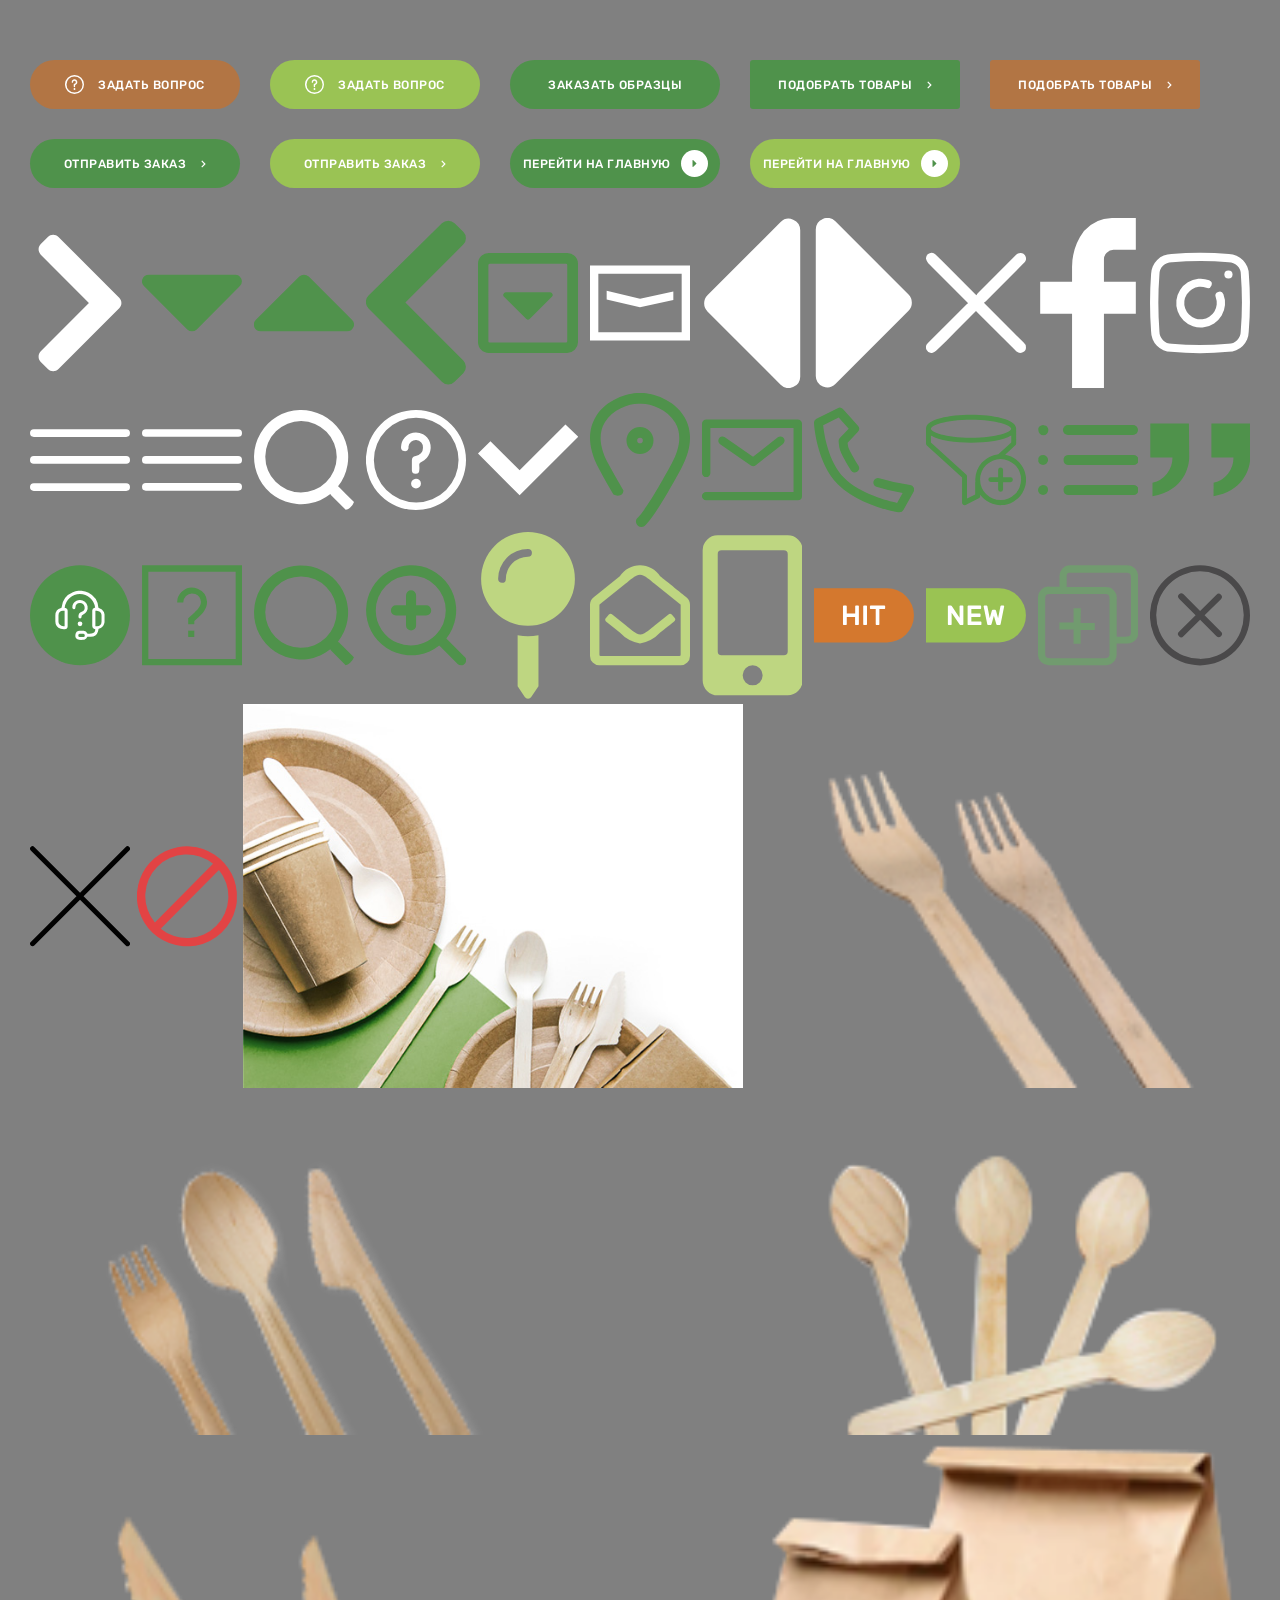
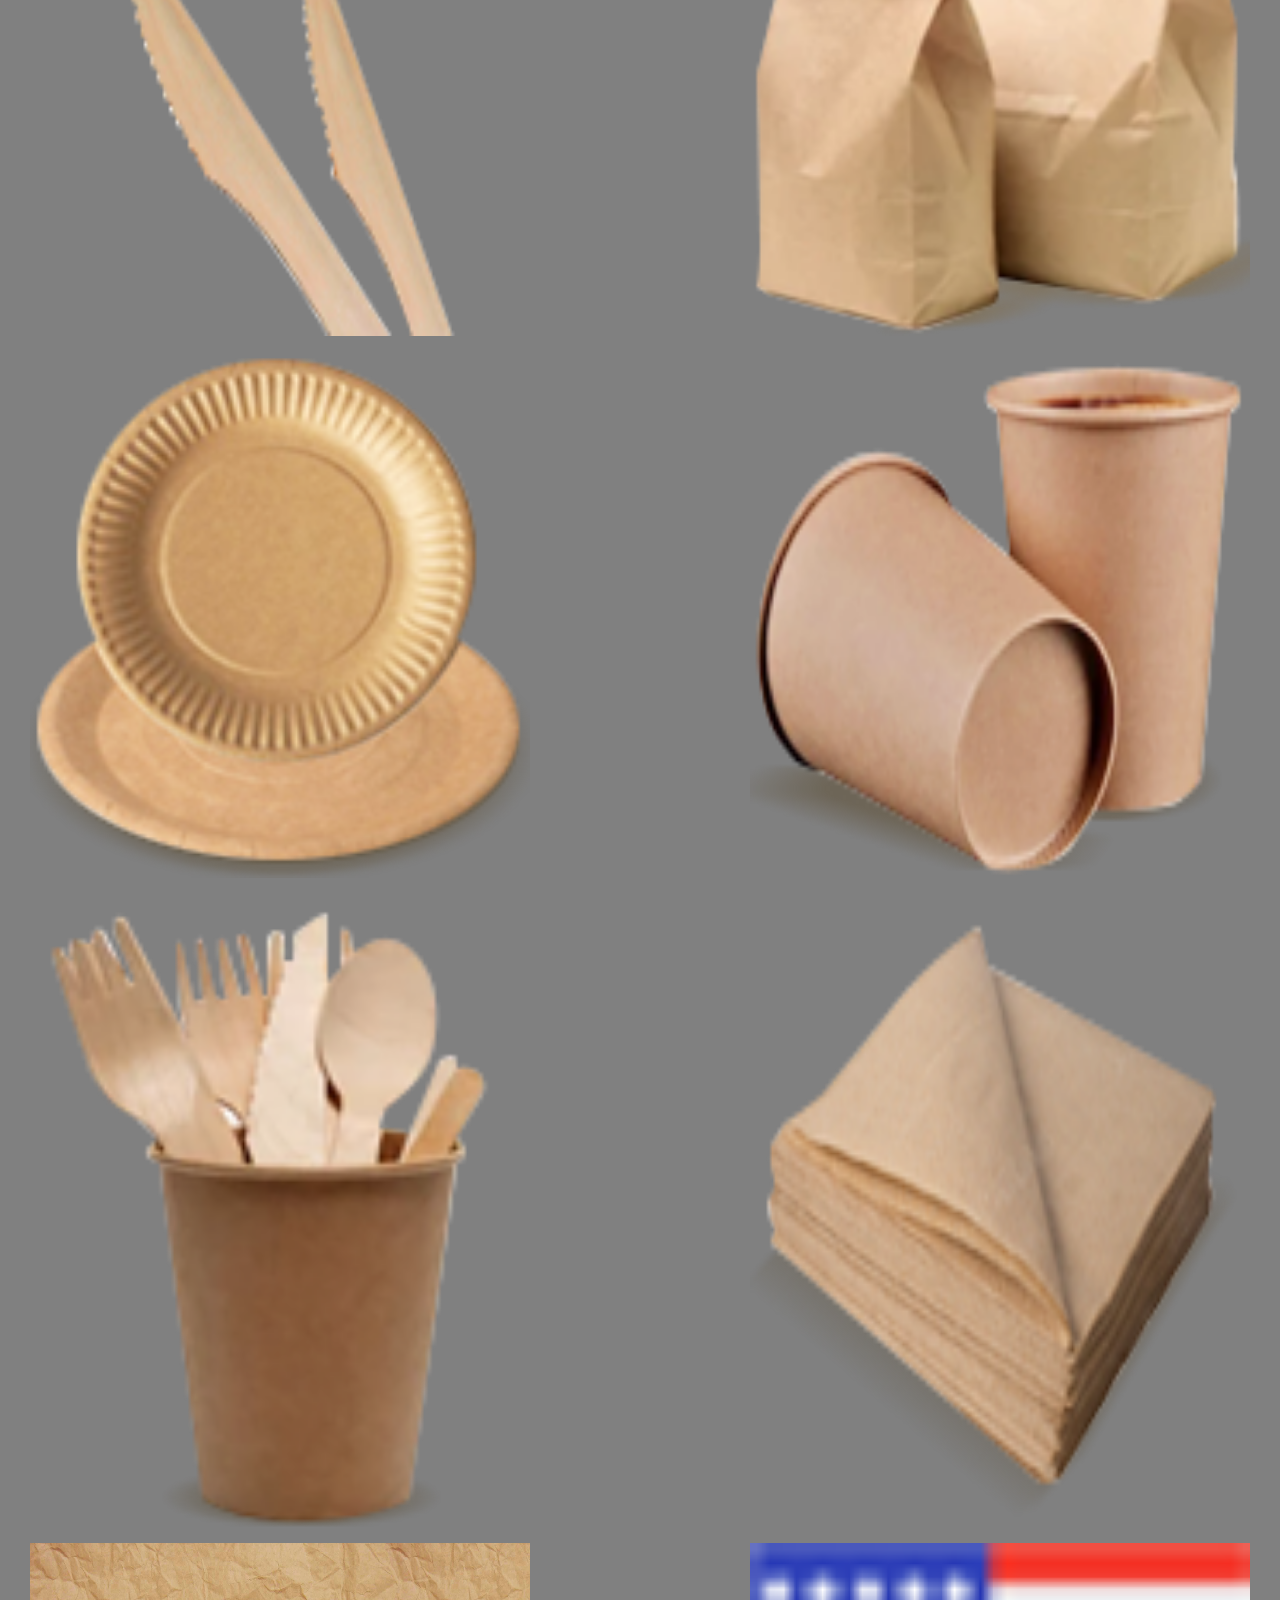
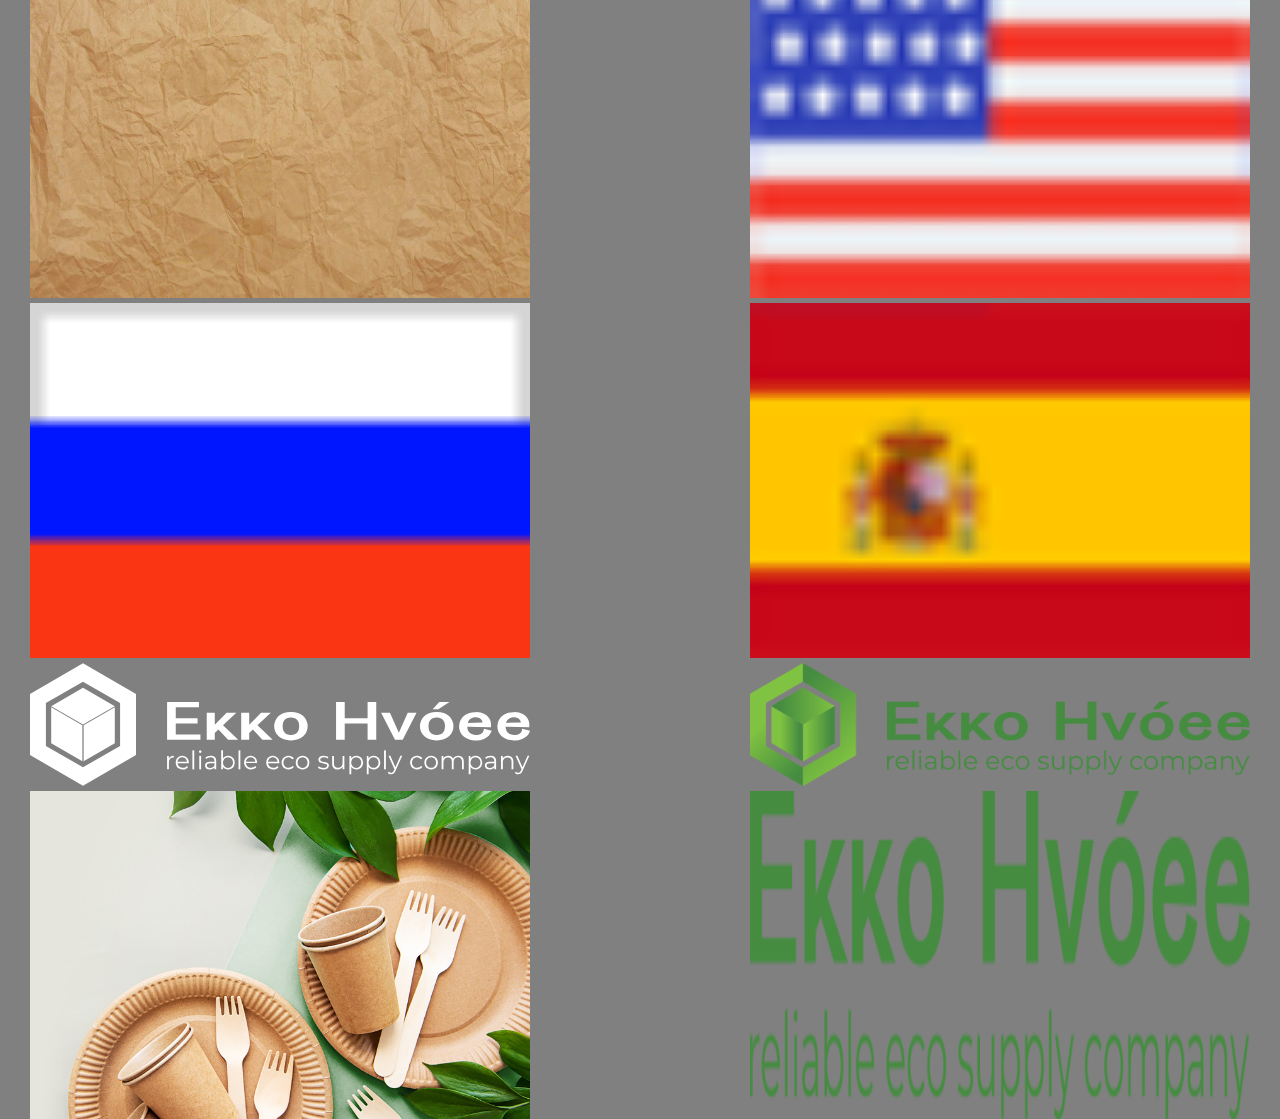
<file: icons.html>
<!DOCTYPE html>
<html lang="en">

<head>
    <meta charset="UTF-8">
    <meta http-equiv="X-UA-Compatible" content="IE=edge">
    <meta name="viewport" content="width=device-width, initial-scale=1.0">
    <title>Иконки</title>
    <link rel="stylesheet" href="css/style.css">
    <style>
        .icons {
            /* width: 1200px; */
            display: flex;
            justify-content: space-between;
            flex-wrap: wrap;
            gap: 5px;
        }
        
        img {
            width: 500px;
        }
        
        .icons svg {
            width: 100px !important;
            height: auto;
        }
        
        body {
            padding: 30px;
            background-color: grey;
        }
        
        .buttons {
            display: flex;
            flex-wrap: wrap;
            gap: 30px;
            margin: 30px 0;
        }
        
        button {
            width: 210px;
            height: 49px;
        }
    </style>
</head>

<body>
    <div class="buttons">
        <button class=" btn btn-brown btn-rounded icon-left">
            <svg width="19" height="19" id="Слой_1" data-name="Слой 1" xmlns="http://www.w3.org/2000/svg" viewBox="0 0 18.9 18.92"><path fill="#fff" d="M298.12,411.31a9.46,9.46,0,1,0,9.41,9.47A9.47,9.47,0,0,0,298.12,411.31Zm0,17.49a8,8,0,1,1,8-8.06A8,8,0,0,1,298.08,428.8Z" transform="translate(-288.63 -411.31)"/><path fill="#fff" d="M297.5,415.62a2.85,2.85,0,0,0-2.25,2.69.74.74,0,0,0,.62.79.73.73,0,0,0,.79-.55,1.53,1.53,0,0,0,0-.3,1.4,1.4,0,0,1,1.47-1.24,1.32,1.32,0,0,1,1.27,1.45,1.52,1.52,0,0,1-1.37,1.55c-.55.13-.72.33-.73.88,0,.28,0,.56,0,.84h0c0,.34,0,.68,0,1a.69.69,0,0,0,.68.67.69.69,0,0,0,.72-.67,3.62,3.62,0,0,0,0-.87c-.05-.4.1-.58.47-.74a3.05,3.05,0,0,0,1.51-3.72A2.8,2.8,0,0,0,297.5,415.62Z" transform="translate(-288.63 -411.31)"/><path fill="#fff" d="M298.06,424.31a.93.93,0,0,0-.91.92.93.93,0,1,0,.91-.92Z" transform="translate(-288.63 -411.31)"/></svg>
            <span>ЗАДАТЬ ВОПРОС</span>
        </button>
        <button class=" btn btn-green btn-rounded icon-left">
            <svg width="19" height="19" id="Слой_1" data-name="Слой 1" xmlns="http://www.w3.org/2000/svg" viewBox="0 0 18.9 18.92"><path fill="#fff" d="M298.12,411.31a9.46,9.46,0,1,0,9.41,9.47A9.47,9.47,0,0,0,298.12,411.31Zm0,17.49a8,8,0,1,1,8-8.06A8,8,0,0,1,298.08,428.8Z" transform="translate(-288.63 -411.31)"/><path fill="#fff" d="M297.5,415.62a2.85,2.85,0,0,0-2.25,2.69.74.74,0,0,0,.62.79.73.73,0,0,0,.79-.55,1.53,1.53,0,0,0,0-.3,1.4,1.4,0,0,1,1.47-1.24,1.32,1.32,0,0,1,1.27,1.45,1.52,1.52,0,0,1-1.37,1.55c-.55.13-.72.33-.73.88,0,.28,0,.56,0,.84h0c0,.34,0,.68,0,1a.69.69,0,0,0,.68.67.69.69,0,0,0,.72-.67,3.62,3.62,0,0,0,0-.87c-.05-.4.1-.58.47-.74a3.05,3.05,0,0,0,1.51-3.72A2.8,2.8,0,0,0,297.5,415.62Z" transform="translate(-288.63 -411.31)"/><path fill="#fff" d="M298.06,424.31a.93.93,0,0,0-.91.92.93.93,0,1,0,.91-.92Z" transform="translate(-288.63 -411.31)"/></svg>
            <span>ЗАДАТЬ ВОПРОС</span>
        </button>
        <button class="btn btn-dark-green btn-rounded">
            ЗАКАЗАТЬ ОБРАЗЦЫ
        </button>
        <button class="btn btn-dark-green icon-right">
            <span>ПОДОБРАТЬ ТОВАРЫ</span>
            <svg width="5" height="8" xmlns="http://www.w3.org/2000/svg" viewBox="0 0 320 512"><path fill="#fff" d="M285.476 272.971L91.132 467.314c-9.373 9.373-24.569 9.373-33.941 0l-22.667-22.667c-9.357-9.357-9.375-24.522-.04-33.901L188.505 256 34.484 101.255c-9.335-9.379-9.317-24.544.04-33.901l22.667-22.667c9.373-9.373 24.569-9.373 33.941 0L285.475 239.03c9.373 9.372 9.373 24.568.001 33.941z"/></svg>
        </button>
        <button class="btn btn-brown icon-right">
            <span>ПОДОБРАТЬ ТОВАРЫ</span>
            <svg width="5" height="8" xmlns="http://www.w3.org/2000/svg" viewBox="0 0 320 512"><path fill="#fff" d="M285.476 272.971L91.132 467.314c-9.373 9.373-24.569 9.373-33.941 0l-22.667-22.667c-9.357-9.357-9.375-24.522-.04-33.901L188.505 256 34.484 101.255c-9.335-9.379-9.317-24.544.04-33.901l22.667-22.667c9.373-9.373 24.569-9.373 33.941 0L285.475 239.03c9.373 9.372 9.373 24.568.001 33.941z"/></svg>
        </button>
        <button class="btn btn-dark-green btn-rounded icon-right">
            <span>ОТПРАВИТЬ ЗАКАЗ</span>
            <svg width="5" height="8" xmlns="http://www.w3.org/2000/svg" viewBox="0 0 320 512"><path fill="#fff" d="M285.476 272.971L91.132 467.314c-9.373 9.373-24.569 9.373-33.941 0l-22.667-22.667c-9.357-9.357-9.375-24.522-.04-33.901L188.505 256 34.484 101.255c-9.335-9.379-9.317-24.544.04-33.901l22.667-22.667c9.373-9.373 24.569-9.373 33.941 0L285.475 239.03c9.373 9.372 9.373 24.568.001 33.941z"/></svg>
        </button>
        <button class="btn btn-green btn-rounded icon-right">
            <span>ОТПРАВИТЬ ЗАКАЗ</span>
            <svg width="5" height="8" xmlns="http://www.w3.org/2000/svg" viewBox="0 0 320 512"><path fill="#fff" d="M285.476 272.971L91.132 467.314c-9.373 9.373-24.569 9.373-33.941 0l-22.667-22.667c-9.357-9.357-9.375-24.522-.04-33.901L188.505 256 34.484 101.255c-9.335-9.379-9.317-24.544.04-33.901l22.667-22.667c9.373-9.373 24.569-9.373 33.941 0L285.475 239.03c9.373 9.372 9.373 24.568.001 33.941z"/></svg>
        </button>
        <button class="btn btn-dark-green btn-rounded btn-link-to-page">
            <span>ПЕРЕЙТИ НА ГЛАВНУЮ</span>
            <i>
                <svg width="5" height="7" id="Слой_1" data-name="Слой 1" xmlns="http://www.w3.org/2000/svg" viewBox="0 0 5.27 9.29"><path fill="#4f924b" d="M295.41,416.76a.63.63,0,0,1,1.07-.45l4,4a.64.64,0,0,1,0,.89l-4,4a.63.63,0,0,1-1.07-.44Z" transform="translate(-295.41 -416.13)"/></svg>
            </i>
        </button>
        <button class="btn btn-green btn-rounded btn-link-to-page">
            <span>ПЕРЕЙТИ НА ГЛАВНУЮ</span>
            <i>
                <svg width="5" height="7" id="Слой_1" data-name="Слой 1" xmlns="http://www.w3.org/2000/svg" viewBox="0 0 5.27 9.29"><path fill="#4f924b" d="M295.41,416.76a.63.63,0,0,1,1.07-.45l4,4a.64.64,0,0,1,0,.89l-4,4a.63.63,0,0,1-1.07-.44Z" transform="translate(-295.41 -416.13)"/></svg>
            </i>
        </button>
    </div>
    <div class="icons">
        <svg width="5" height="8" xmlns="http://www.w3.org/2000/svg" viewBox="0 0 320 512"><path fill="#fff" d="M285.476 272.971L91.132 467.314c-9.373 9.373-24.569 9.373-33.941 0l-22.667-22.667c-9.357-9.357-9.375-24.522-.04-33.901L188.505 256 34.484 101.255c-9.335-9.379-9.317-24.544.04-33.901l22.667-22.667c9.373-9.373 24.569-9.373 33.941 0L285.475 239.03c9.373 9.372 9.373 24.568.001 33.941z"/></svg>

        <svg width="6" height="3" id="Слой_1" data-name="Слой 1" xmlns="http://www.w3.org/2000/svg" viewBox="0 0 5.81 3.29"><path fill="#50924c" d="M358.53,430.13a.39.39,0,0,1,.27.66l-2.51,2.52a.39.39,0,0,1-.55,0l-2.52-2.52a.39.39,0,0,1,.28-.66Z" transform="translate(-353.11 -430.13)"/></svg>
        <svg id="Слой_1" data-name="Слой 1" xmlns="http://www.w3.org/2000/svg" viewBox="0 0 5.81 3.29"><path fill="#50924c" d="M353.5,433.42a.39.39,0,0,1-.28-.67l2.52-2.51a.39.39,0,0,1,.55,0l2.51,2.51a.39.39,0,0,1-.27.67Z" transform="translate(-353.11 -430.13)"/></svg>
        <svg id="Слой_1" data-name="Слой 1" xmlns="http://www.w3.org/2000/svg" viewBox="0 0 5.18 8.53"><path fill="#50924c" d="M299.42,416.65a.47.47,0,0,1,.66,0l.45.44a.47.47,0,0,1,0,.66l-3,3,3,3a.47.47,0,0,1,0,.66l-.45.44a.45.45,0,0,1-.66,0l-3.8-3.79a.48.48,0,0,1,0-.67Z" transform="translate(-295.49 -416.51)"/></svg>
        <svg id="Слой_1" data-name="Слой 1" xmlns="http://www.w3.org/2000/svg" viewBox="0 0 10.5 10.5"><path fill="#50924c" d="M369.69,398.67a1.14,1.14,0,0,1-1.13,1.13h-8.25a1.13,1.13,0,0,1-1.12-1.13v-8.25a1.12,1.12,0,0,1,1.12-1.12h8.25a1.13,1.13,0,0,1,1.13,1.12Zm-1.13-8.11a.14.14,0,0,0-.14-.14h-8a.15.15,0,0,0-.14.14v8a.14.14,0,0,0,.14.14h8a.14.14,0,0,0,.14-.14Zm-1.8,2.86a.28.28,0,0,1,.19.48l-2.31,2.31a.28.28,0,0,1-.4,0l-2.32-2.31a.28.28,0,0,1,.2-.48Z" transform="translate(-359.19 -389.3)"/></svg>
        <svg id="Слой_1" data-name="Слой 1" xmlns="http://www.w3.org/2000/svg" viewBox="0 0 69.67 52.26"><g id="_05" data-name=" 05"><path fill="#fff" d="M329.6,368.42v52.26h69.67V368.42Zm63.87,46.45H335.41V374.23h58.06Z" transform="translate(-329.6 -368.42)"/><polygon fill="#fff" points="58.06 24.04 58.06 18.09 34.87 23.14 11.61 17.68 11.61 23.63 34.81 29.12 58.06 24.04"/></g></svg>
        <svg width="5" height="7" id="Слой_1" data-name="Слой 1" xmlns="http://www.w3.org/2000/svg" viewBox="0 0 5.27 9.29"><path fill="#fff" d="M300.68,424.8a.63.63,0,0,1-1.07.44l-4-4a.64.64,0,0,1,0-.89l4-4a.63.63,0,0,1,1.07.45Z" transform="translate(-295.41 -416.13)"/></svg>
        <svg width="5" height="7" id="Слой_1" data-name="Слой 1" xmlns="http://www.w3.org/2000/svg" viewBox="0 0 5.27 9.29"><path fill="#fff" d="M295.41,416.76a.63.63,0,0,1,1.07-.45l4,4a.64.64,0,0,1,0,.89l-4,4a.63.63,0,0,1-1.07-.44Z" transform="translate(-295.41 -416.13)"/></svg>
        <svg id="Слой_1" data-name="Слой 1" xmlns="http://www.w3.org/2000/svg" viewBox="0 0 11.96 11.96"><path fill="#fff" d="M364.45,395.52l-.18.16c-1.52,1.52-3,3.05-4.56,4.56a1,1,0,0,1-.43.26.64.64,0,0,1-.73-.33.7.7,0,0,1,.15-.84l4.61-4.61a1.15,1.15,0,0,1,.2-.14l-.2-.21-4.57-4.58a1.11,1.11,0,0,1-.26-.49.62.62,0,0,1,.36-.66.67.67,0,0,1,.77.11l.86.85,3.84,3.84.19.19a1.26,1.26,0,0,1,.13-.23l4.56-4.56a.75.75,0,0,1,.56-.27.63.63,0,0,1,.6.36.67.67,0,0,1-.06.72,1.62,1.62,0,0,1-.18.19l-4.51,4.52-.2.16.17.19,4.58,4.57a.75.75,0,0,1,.27.54.61.61,0,0,1-.38.63.64.64,0,0,1-.73-.09,1.14,1.14,0,0,1-.16-.15l-4.53-4.53Z" transform="translate(-358.47 -388.57)"/></svg>
        <svg width="10" height="17" id="Слой_1" data-name="Слой 1" xmlns="http://www.w3.org/2000/svg" viewBox="0 0 9 16"><path fill="#fff" d="M299.57,418.78h3v3h-3v7h-3v-7h-3v-3h3v-1.26a5.69,5.69,0,0,1,1.12-3.51,3.63,3.63,0,0,1,2.79-1.23h2.09v3h-2.1a.9.9,0,0,0-.9.9Z" transform="translate(-293.57 -412.78)"/></svg>
        <svg width="21" height="21" id="Слой_1" data-name="Слой 1" xmlns="http://www.w3.org/2000/svg" viewBox="0 0 21.02 21.11"><g id="ig_instagram_insta_photo" data-name="ig instagram insta photo"><path fill="#fff" d="M301.88,418.52a.86.86,0,0,0-.5,1.11h0a3.42,3.42,0,1,1-2-2,.85.85,0,0,0,1.1-.49.86.86,0,0,0-.49-1.11,5.13,5.13,0,1,0,3,2.95.86.86,0,0,0-1.11-.49Z" transform="translate(-287.56 -410.27)"/><circle fill="#fff" cx="16.49" cy="4.56" r="0.86"/><path fill="#fff" d="M308.34,414.82a4.29,4.29,0,0,0-4.2-4.28h0a65.76,65.76,0,0,0-12.07,0,4.29,4.29,0,0,0-4.28,4.21,80.91,80.91,0,0,0,0,12.06,4.29,4.29,0,0,0,4.2,4.28h0c2,.18,4.05.29,6.08.29s4-.1,6-.29a4.29,4.29,0,0,0,4.24-4.21A75.87,75.87,0,0,0,308.34,414.82Zm-1.71,12a2.57,2.57,0,0,1-2.57,2.56H304a60.66,60.66,0,0,1-11.9,0,2.55,2.55,0,0,1-2.56-2.56v-.07a79,79,0,0,1,0-11.92,2.56,2.56,0,0,1,2.56-2.57h.08q2.94-.27,5.91-.28t6,.28a2.55,2.55,0,0,1,2.57,2.56v.07A74.12,74.12,0,0,1,306.63,426.81Z" transform="translate(-287.56 -410.27)"/></g></svg>
        <svg width="20" height="12" id="Слой_1" data-name="Слой 1" xmlns="http://www.w3.org/2000/svg" viewBox="0 0 19.71 12.13"><path fill="#fff" d="M541.29,444.87h18.19a.76.76,0,0,0,0-1.52H541.29a.76.76,0,0,0,0,1.52Z" transform="translate(-540.53 -443.35)"/><path fill="#fff" d="M559.48,448.66H541.29a.76.76,0,0,0-.76.76.75.75,0,0,0,.76.75h18.19a.75.75,0,0,0,.76-.75A.76.76,0,0,0,559.48,448.66Z" transform="translate(-540.53 -443.35)"/><path fill="#fff" d="M559.48,454H541.29a.76.76,0,1,0,0,1.52h18.19a.76.76,0,1,0,0-1.52Z" transform="translate(-540.53 -443.35)"/></svg>
        <svg id="Слой_1" data-name="Слой 1" xmlns="http://www.w3.org/2000/svg" viewBox="0 0 19.5 12"><g id="Layer_2" data-name="Layer 2"><path fill="#fff" d="M373.44,390.05h-18a.75.75,0,0,1,0-1.5h18a.75.75,0,0,1,0,1.5Z" transform="translate(-354.69 -388.55)"/><path fill="#fff" d="M373.44,395.3h-18a.75.75,0,0,1,0-1.5h18a.75.75,0,0,1,0,1.5Z" transform="translate(-354.69 -388.55)"/><path fill="#fff" d="M373.44,400.55h-18a.75.75,0,0,1,0-1.5h18a.75.75,0,0,1,0,1.5Z" transform="translate(-354.69 -388.55)"/></g></svg>
        <svg id="Слой_1" data-name="Слой 1" xmlns="http://www.w3.org/2000/svg" viewBox="0 0 13.02 12.99"><path fill="#fff" d="M370.44,401.18a2.57,2.57,0,0,0,.32-.22,1.63,1.63,0,0,0,.49-.72c-.64-.65-1.29-1.29-1.93-1.93a.72.72,0,0,0-.15-.11,6.13,6.13,0,1,0-1,1,.65.65,0,0,0,.1.15l1.9,1.9ZM364.33,399A4.65,4.65,0,1,1,369,394.4,4.66,4.66,0,0,1,364.33,399Z" transform="translate(-358.23 -388.27)"/></svg>
        <svg width="19" height="19" id="Слой_1" data-name="Слой 1" xmlns="http://www.w3.org/2000/svg" viewBox="0 0 18.9 18.92"><path fill="#fff" d="M298.12,411.31a9.46,9.46,0,1,0,9.41,9.47A9.47,9.47,0,0,0,298.12,411.31Zm0,17.49a8,8,0,1,1,8-8.06A8,8,0,0,1,298.08,428.8Z" transform="translate(-288.63 -411.31)"/><path fill="#fff" d="M297.5,415.62a2.85,2.85,0,0,0-2.25,2.69.74.74,0,0,0,.62.79.73.73,0,0,0,.79-.55,1.53,1.53,0,0,0,0-.3,1.4,1.4,0,0,1,1.47-1.24,1.32,1.32,0,0,1,1.27,1.45,1.52,1.52,0,0,1-1.37,1.55c-.55.13-.72.33-.73.88,0,.28,0,.56,0,.84h0c0,.34,0,.68,0,1a.69.69,0,0,0,.68.67.69.69,0,0,0,.72-.67,3.62,3.62,0,0,0,0-.87c-.05-.4.1-.58.47-.74a3.05,3.05,0,0,0,1.51-3.72A2.8,2.8,0,0,0,297.5,415.62Z" transform="translate(-288.63 -411.31)"/><path fill="#fff" d="M298.06,424.31a.93.93,0,0,0-.91.92.93.93,0,1,0,.91-.92Z" transform="translate(-288.63 -411.31)"/></svg>
        <svg id="Слой_1" data-name="Слой 1" xmlns="http://www.w3.org/2000/svg" viewBox="0 0 8.53 6.04"><g id="layer1"><path id="path4483" fill-rule="evenodd" fill="#fff" d="M553.58,446.4l-3.91,3.91-2.49-2.49-1.06,1.06,3.55,3.56,5-5Z" transform="translate(-546.12 -446.4)"/></g></svg>
        <svg id="Слой_1" data-name="Слой 1" xmlns="http://www.w3.org/2000/svg" viewBox="0 0 28.01 37.5"><path fill="#4f924b" d="M376.87,382.49c-2.91-4.88-8.88-6.69-12-6.69H364c-3.08,0-9.06,1.81-12,6.69-1.65,2.79-2.84,7.57.93,14.56,1.57,2.89,2.91,5.26,4.06,7.2a2.67,2.67,0,0,0,1.55.29,1.8,1.8,0,0,0,.76-.31,1.31,1.31,0,0,0,.5-1.1h0c-1.17-2-2.57-4.42-4.24-7.5-2.49-4.61-2.82-8.51-1-11.59,2.15-3.61,6.79-5.23,9.39-5.23h.94c2.6,0,7.23,1.62,9.38,5.23,1.84,3.08,1.5,7-1,11.59-6.89,12.76-9.3,14.93-9.36,15a1.5,1.5,0,0,0,.91,2.7,1.47,1.47,0,0,0,.9-.31c.45-.34,3-2.69,10.19-15.94C379.72,390.06,378.53,385.28,376.87,382.49Z" transform="translate(-350.43 -375.8)"/><path fill="#4f924b" d="M368.22,389.1a3.79,3.79,0,1,0-3.78,3.79A3.78,3.78,0,0,0,368.22,389.1Zm-4.57,0a.79.79,0,1,1,.79.79A.78.78,0,0,1,363.65,389.1Z" transform="translate(-350.43 -375.8)"/></svg>
        <svg id="Слой_1" data-name="Слой 1" xmlns="http://www.w3.org/2000/svg" viewBox="0 0 35.81 28.94"><path fill="#4f924b" d="M380.84,409H348a1.5,1.5,0,0,1,0-3h31.31V383.08H349.53V399.2a1.5,1.5,0,1,1-3,0V381.58a1.5,1.5,0,0,1,1.5-1.5h32.81a1.5,1.5,0,0,1,1.5,1.5v25.94A1.5,1.5,0,0,1,380.84,409Z" transform="translate(-346.53 -380.08)"/><path fill="#4f924b" d="M364.88,396.82a1.51,1.51,0,0,1-.86-.27l-11-7.64a1.5,1.5,0,0,1,1.71-2.47l10.07,7,8.88-7a1.5,1.5,0,1,1,1.85,2.37l-9.75,7.64A1.48,1.48,0,0,1,364.88,396.82Z" transform="translate(-346.53 -380.08)"/></svg>
        <svg id="Слой_1" data-name="Слой 1" xmlns="http://www.w3.org/2000/svg" viewBox="0 0 33.72 35.3"><path fill="#4f924b" d="M376.33,412.27l-.24,0c-.54-.09-13.33-2.2-20.53-9.49s-8-20.1-8-20.64a1.51,1.51,0,0,1,.83-1.42l7.15-3.57a1.49,1.49,0,0,1,1.78.33l5.07,5.61a1.5,1.5,0,0,1,0,2l-3.48,3.71c0,.28.09.69.17,1.27.12.78,1.9,4,3.49,6.49a1.5,1.5,0,0,1-2.54,1.61c-.84-1.34-3.64-5.85-3.91-7.65a18.7,18.7,0,0,1-.27-2.26,1.52,1.52,0,0,1,.41-1l3-3.19-3.38-3.74-5.22,2.61c.31,3,1.67,12.28,7.05,17.72s14.77,7.8,17.86,8.44l1.87-3.37a60,60,0,0,1-8.86-2.1,1.5,1.5,0,0,1,1-2.83,68.18,68.18,0,0,0,10.44,2.3,1.49,1.49,0,0,1,1.14.81,1.51,1.51,0,0,1,0,1.4l-3.45,6.2A1.5,1.5,0,0,1,376.33,412.27Z" transform="translate(-347.56 -376.97)"/></svg>
        <svg id="Слой_1" data-name="Слой 1" xmlns="http://www.w3.org/2000/svg" viewBox="0 0 37.9 34.18"><path fill="#4f924b" d="M367.05,429.78l3.88-3.51a.93.93,0,0,0,.31-.69V420c0-3.63-8.86-5.29-17.09-5.29s-17.09,1.66-17.09,5.29v5.59a.93.93,0,0,0,.31.69l13.36,12.15V448a.94.94,0,0,0,.44.79,1,1,0,0,0,.49.14.87.87,0,0,0,.42-.1l5-2.48a.93.93,0,0,0,.52-.84v-.54a9.62,9.62,0,1,0,9.48-15.14Zm-12.9-13.21c9.85,0,15.22,2.26,15.22,3.42s-5.37,3.41-15.22,3.41-15.23-2.25-15.23-3.41S344.3,416.57,354.15,416.57Zm1.55,23.8v4.52l-3.1,1.55V438a.93.93,0,0,0-.31-.69l-13.37-12.15v-2.62c3,1.85,9.28,2.72,15.23,2.72s12.2-.87,15.22-2.72v2.61l-4.91,4.45s0,0,0,.05a9.66,9.66,0,0,0-8.72,9.59,8.69,8.69,0,0,0,.05.89A1,1,0,0,0,355.7,440.37Zm9.63,6.65a7.77,7.77,0,1,1,7.77-7.77A7.78,7.78,0,0,1,365.33,447Z" transform="translate(-337.06 -414.7)"/><path fill="#4f924b" d="M369.06,438.32h-2.79v-2.8a.94.94,0,0,0-1.87,0v2.8h-2.79a.93.93,0,1,0,0,1.86h2.79V443a.94.94,0,0,0,1.87,0v-2.8h2.79a.93.93,0,0,0,0-1.86Z" transform="translate(-337.06 -414.7)"/></svg>
        <svg id="Слой_1" data-name="Слой 1" xmlns="http://www.w3.org/2000/svg" viewBox="0 0 13.95 9.76"><path fill="#4f924b" d="M353.22,428.32h9.07a.7.7,0,0,0,0-1.4h-9.07a.7.7,0,0,0,0,1.4Z" transform="translate(-349.04 -426.92)"/><path fill="#4f924b" d="M362.29,431.11h-9.07a.7.7,0,0,0,0,1.39h9.07a.7.7,0,1,0,0-1.39Z" transform="translate(-349.04 -426.92)"/><path fill="#4f924b" d="M362.29,435.29h-9.07a.7.7,0,0,0,0,1.39h9.07a.7.7,0,1,0,0-1.39Z" transform="translate(-349.04 -426.92)"/><path fill="#4f924b" d="M350,427a.65.65,0,0,0-.53,0,.68.68,0,0,0-.23.14.91.91,0,0,0-.15.23.86.86,0,0,0,0,.27.74.74,0,0,0,.2.49.69.69,0,0,0,1,0,.7.7,0,0,0,.2-.49.74.74,0,0,0-.2-.5A.68.68,0,0,0,350,427Z" transform="translate(-349.04 -426.92)"/><path fill="#4f924b" d="M349.47,431.16a.7.7,0,0,0-.23.15.44.44,0,0,0-.08.11.47.47,0,0,0-.07.12.5.5,0,0,0,0,.13s0,.09,0,.13a.65.65,0,0,0,0,.27,1.14,1.14,0,0,0,.15.23.71.71,0,0,0,1,0,1.14,1.14,0,0,0,.15-.23.86.86,0,0,0,.05-.27.68.68,0,0,0-.2-.49A.73.73,0,0,0,349.47,431.16Z" transform="translate(-349.04 -426.92)"/><path fill="#4f924b" d="M349.24,435.49a.77.77,0,0,0-.2.5.68.68,0,0,0,.2.49.71.71,0,0,0,1,0,.68.68,0,0,0,.2-.49.7.7,0,0,0-1.19-.5Z" transform="translate(-349.04 -426.92)"/></svg>
        <svg id="Слой_1" data-name="Слой 1" xmlns="http://www.w3.org/2000/svg" viewBox="0 0 12.95 9.43"><path fill="#4f924b" d="M363,389.83h-5v4.41h2.87a3.34,3.34,0,0,1-2.59,3.27s0,.09,0,1.75c4.27-.81,4.72-4,4.76-5h0v0a1.89,1.89,0,0,0,0-.27Z" transform="translate(-357.96 -389.83)"/><path fill="#4f924b" d="M370.91,393.94v-4.11h-5v4.41h2.86a3.32,3.32,0,0,1-2.58,3.27s0,.09,0,1.75c4.26-.81,4.72-4,4.76-5h0v-.3Z" transform="translate(-357.96 -389.83)"/></svg>
        <svg id="Слой_1" data-name="Слой 1" xmlns="http://www.w3.org/2000/svg" viewBox="0 0 42.65 42.65"><circle fill="#4f924b" cx="21.32" cy="21.32" r="21.32"/><path fill="#fff" d="M374.61,393.15a3.09,3.09,0,0,0-2.11-1.76c-.18-.05-.22-.13-.24-.31a7.75,7.75,0,0,0-4.17-6.12,7.36,7.36,0,0,0-3-.88.7.7,0,0,1-.14,0h-1.06l-.14,0a7.36,7.36,0,0,0-2.36.58,7.75,7.75,0,0,0-4.79,6.42.31.31,0,0,1-.26.31,3.27,3.27,0,0,0-2.42,3.12v2.69a3.29,3.29,0,0,0,2.29,3.1,5.5,5.5,0,0,0,1.66.15,1.3,1.3,0,0,0,1.3-1.3q0-3.28,0-6.57A1.5,1.5,0,0,0,359,392a1.28,1.28,0,0,0-1.11-.73,6.54,6.54,0,0,1,13,0l-.23,0a1.28,1.28,0,0,0-1,1.23q0,3.33,0,6.64a1.19,1.19,0,0,0,.67,1.1,5.85,5.85,0,0,0,.63.23,1.91,1.91,0,0,1-1.59,1.87c-.53.07-1.09,0-1.63.05a.22.22,0,0,1-.23-.15,1.82,1.82,0,0,0-1.49-1.13,12.83,12.83,0,0,0-1.64,0,2,2,0,0,0-1.93,1.81,1.92,1.92,0,0,0,1.63,2.08,12.37,12.37,0,0,0,1.61,0,2,2,0,0,0,.55-.08,1.94,1.94,0,0,0,1.34-1.23h1.45a3.27,3.27,0,0,0,3.09-2.3c.1-.33.14-.69.21-1.05l.14-.05a3.23,3.23,0,0,0,2.33-2.36c0-.14.07-.29.1-.43v-3.36A6.86,6.86,0,0,0,374.61,393.15Zm-16.74,6a2.28,2.28,0,0,1-2.12-.65,1.82,1.82,0,0,1-.49-1.23q0-1.38,0-2.76a2,2,0,0,1,1.89-1.9h.72Zm7.87,4.61h-1.29a.66.66,0,1,1,0-1.31h1.29a.66.66,0,1,1,0,1.31Zm7.88-6.52a2,2,0,0,1-1.92,1.93H371v-6.58c.34,0,.67,0,1,.06a1.93,1.93,0,0,1,1.62,1.89Q373.64,395.86,373.62,397.21Z" transform="translate(-343.11 -373.22)"/><path fill="#fff" d="M364.36,389.3a2,2,0,0,1,2,1.52,1.94,1.94,0,0,1-1.17,2.25,2.07,2.07,0,0,0-1.41,2.08.69.69,0,0,0,.67.71.65.65,0,0,0,.64-.7.8.8,0,0,1,.59-.87,3.27,3.27,0,0,0-1.24-6.3,3.13,3.13,0,0,0-1.5.36,3.24,3.24,0,0,0-1.78,2.9.65.65,0,0,0,.6.67.66.66,0,0,0,.7-.53,1.62,1.62,0,0,0,0-.22A2,2,0,0,1,364.36,389.3Z" transform="translate(-343.11 -373.22)"/><path fill="#fff" d="M364.44,397.17a1,1,0,0,0-1,1,1,1,0,1,0,2,0A1,1,0,0,0,364.44,397.17Z" transform="translate(-343.11 -373.22)"/></svg>
        <svg id="Слой_1" data-name="Слой 1" xmlns="http://www.w3.org/2000/svg" viewBox="0 0 50.92 50.92"><path fill="#4f924b" d="M361.37,384.69a4.48,4.48,0,0,1,7.59,3c.12,2.42-2.3,4.65-3.35,5.49L362.5,396v3.11h3.11v-1.69l2-1.74c1.74-1.42,4.65-4.37,4.49-8a7.64,7.64,0,0,0-12.9-5.14,7.49,7.49,0,0,0-2.34,5.5H360A4.44,4.44,0,0,1,361.37,384.69Z" transform="translate(-338.98 -369.09)"/><rect fill="#4f924b" x="23.52" y="33.26" width="3.11" height="3.23"/><path fill="#4f924b" d="M339,369.09V420H389.9V369.09Zm47.69,47.69H342.21V372.32h44.46Z" transform="translate(-338.98 -369.09)"/></svg>
        <svg width="13" height="13" id="Слой_1" data-name="Слой 1" xmlns="http://www.w3.org/2000/svg" viewBox="0 0 13.03 12.99"><path fill="#4f924b" d="M370.44,401.18a2,2,0,0,0,.32-.22,1.63,1.63,0,0,0,.49-.72l-1.93-1.93a.72.72,0,0,0-.15-.11,6.13,6.13,0,1,0-1,1,.49.49,0,0,0,.1.15l1.9,1.91ZM364.33,399A4.65,4.65,0,1,1,369,394.4,4.66,4.66,0,0,1,364.33,399Z" transform="translate(-358.23 -388.27)"/></svg>
        <svg id="Слой_1" data-name="Слой 1" xmlns="http://www.w3.org/2000/svg" viewBox="0 0 9.92 9.92"><path fill="#4f924b" d="M360.8,435.9,359,434.08a4.47,4.47,0,1,0-.7.7l1.82,1.83a.54.54,0,0,0,.35.14.5.5,0,0,0,.35-.85ZM352,431.3a3.47,3.47,0,1,1,6.94,0,3.43,3.43,0,0,1-1,2.44h0A3.47,3.47,0,0,1,352,431.3Z" transform="translate(-351.03 -426.83)"/><path fill="#4f924b" d="M357,430.8h-1v-1a.5.5,0,1,0-1,0v1h-1a.5.5,0,1,0,0,1h1v1a.5.5,0,1,0,1,0v-1h1a.5.5,0,1,0,0-1Z" transform="translate(-351.03 -426.83)"/></svg>
        <svg width="9" height="15" id="Слой_1" data-name="Слой 1" xmlns="http://www.w3.org/2000/svg" viewBox="0 0 7.88 14"><path fill="#bed681" d="M281.14,422.72a3.94,3.94,0,1,1-3.94-3.94A3.94,3.94,0,0,1,281.14,422.72Zm-3.61-2.19a.33.33,0,0,0-.33-.33,2.51,2.51,0,0,0-2.51,2.52.32.32,0,0,0,.32.33.33.33,0,0,0,.33-.33,1.86,1.86,0,0,1,1.86-1.86A.33.33,0,0,0,277.53,420.53Zm-.33,7a5.14,5.14,0,0,0,.88-.08v4.28l-.61.91a.33.33,0,0,1-.54,0l-.6-.91v-4.28A4.94,4.94,0,0,0,277.2,427.53Z" transform="translate(-273.26 -418.78)"/></svg>
        <svg width="13" height="13" id="Слой_1" data-name="Слой 1" xmlns="http://www.w3.org/2000/svg" viewBox="0 0 12 12"><path fill="#bed681" d="M283.2,424.53v6.15a1.13,1.13,0,0,1-1.12,1.13h-9.75a1.13,1.13,0,0,1-1.13-1.13v-6.15a1.13,1.13,0,0,1,.41-.87l3.17-2.54a2.89,2.89,0,0,1,4.84,0c.55.43,3.06,2.45,3.17,2.54A1.13,1.13,0,0,1,283.2,424.53Zm-1.12.07a.11.11,0,0,0-.06-.11l-3.1-2.5c-.41-.32-1.16-1.06-1.72-1.06s-1.29.73-1.72,1.06l-3.1,2.5s-.05.06-.05.11v5.94a.14.14,0,0,0,.14.14h9.47a.14.14,0,0,0,.14-.14Zm-.79,1.94c-.68.54-1.39,1.12-1.67,1.33a4.26,4.26,0,0,1-2.42,1.31,4.31,4.31,0,0,1-2.42-1.31l-1.66-1.33a.28.28,0,0,1,0-.4l.35-.43a.29.29,0,0,1,.4,0l1.65,1.32c.41.33,1.17,1.07,1.72,1.07s1.3-.73,1.72-1.07l1.66-1.32a.27.27,0,0,1,.39,0l.36.43A.29.29,0,0,1,281.29,426.54Z" transform="translate(-271.2 -419.81)"/></svg>
        <svg width="8" height="13" id="Слой_1" data-name="Слой 1" xmlns="http://www.w3.org/2000/svg" viewBox="0 0 7.5 12"><path fill="#bed681" d="M281,420.93v9.75a1.13,1.13,0,0,1-1.12,1.13h-5.25a1.13,1.13,0,0,1-1.13-1.13v-9.75a1.12,1.12,0,0,1,1.13-1.12h5.25A1.12,1.12,0,0,1,281,420.93Zm-1.12.28a.29.29,0,0,0-.29-.28h-4.68a.28.28,0,0,0-.28.28v7.32a.28.28,0,0,0,.28.28h4.68a.29.29,0,0,0,.29-.28Zm-1.88,9.1a.75.75,0,0,0-1.5,0,.75.75,0,0,0,1.5,0Z" transform="translate(-273.45 -419.81)"/></svg>
        <svg id="Слой_1" data-name="Слой 1" xmlns="http://www.w3.org/2000/svg" viewBox="0 0 37.02 20.06"><path fill="#d4782e" d="M558.86,439.39h-27v20.06h27a10,10,0,0,0,10-10h0A10,10,0,0,0,558.86,439.39Z" transform="translate(-531.87 -439.39)"/><path fill="#fff" d="M548.2,445.79a.27.27,0,0,1,.2.09.27.27,0,0,1,.08.19v6.69a.27.27,0,0,1-.28.28h-.84a.32.32,0,0,1-.2-.08.3.3,0,0,1-.08-.2V450H544v2.73a.27.27,0,0,1-.09.2.27.27,0,0,1-.19.08h-.84a.3.3,0,0,1-.2-.08.28.28,0,0,1-.08-.2v-6.69a.27.27,0,0,1,.08-.19.27.27,0,0,1,.2-.09h.84a.31.31,0,0,1,.28.28v2.66h3.12v-2.66a.27.27,0,0,1,.08-.19.28.28,0,0,1,.2-.09Z" transform="translate(-531.87 -439.39)"/><path fill="#fff" d="M550.37,453a.27.27,0,0,1-.19-.08.27.27,0,0,1-.09-.2v-6.69a.31.31,0,0,1,.28-.28h.84a.27.27,0,0,1,.2.09.27.27,0,0,1,.08.19v6.69a.27.27,0,0,1-.28.28Z" transform="translate(-531.87 -439.39)"/><path fill="#fff" d="M557.93,445.79a.28.28,0,0,1,.2.09.27.27,0,0,1,.08.19v.74a.3.3,0,0,1-.08.2.32.32,0,0,1-.2.08h-1.86v5.67a.27.27,0,0,1-.09.2.27.27,0,0,1-.19.08H555a.27.27,0,0,1-.28-.28v-5.67h-1.86a.28.28,0,0,1-.2-.08.26.26,0,0,1-.08-.2v-.74a.24.24,0,0,1,.08-.19.25.25,0,0,1,.2-.09Z" transform="translate(-531.87 -439.39)"/></svg>
        <svg id="Слой_1" data-name="Слой 1" xmlns="http://www.w3.org/2000/svg" viewBox="0 0 37.02 20.06"><path fill="#9ac353" d="M558.86,439.39h-27v20.06h27a10,10,0,0,0,10-10h0A10,10,0,0,0,558.86,439.39Z" transform="translate(-531.87 -439.39)"/><path fill="#fff" d="M544.67,453a.37.37,0,0,1-.27-.09l-.14-.15-2.9-4.3v4.26a.26.26,0,0,1-.08.2.28.28,0,0,1-.2.08h-.83a.28.28,0,0,1-.2-.08.26.26,0,0,1-.08-.2v-6.69a.24.24,0,0,1,.08-.19.25.25,0,0,1,.2-.09H541a.37.37,0,0,1,.27.1l.13.14,2.9,4.31v-4.27a.27.27,0,0,1,.08-.19.28.28,0,0,1,.2-.09h.84a.27.27,0,0,1,.2.09.27.27,0,0,1,.08.19v6.69a.27.27,0,0,1-.28.28Z" transform="translate(-531.87 -439.39)"/><path fill="#fff" d="M552.11,451.75a.24.24,0,0,1,.19.08.25.25,0,0,1,.09.19v.74a.27.27,0,0,1-.09.2.27.27,0,0,1-.19.08h-4.55a.27.27,0,0,1-.19-.08.27.27,0,0,1-.09-.2v-6.69a.31.31,0,0,1,.28-.28H552a.25.25,0,0,1,.2.09.24.24,0,0,1,.08.19v.74a.26.26,0,0,1-.08.2.28.28,0,0,1-.2.08h-3.34v1.64h3.12a.31.31,0,0,1,.28.28v.74a.31.31,0,0,1-.28.28h-3.12v1.72Z" transform="translate(-531.87 -439.39)"/><path fill="#fff" d="M557,449.59l-.89,3.1a.73.73,0,0,1-.13.25.26.26,0,0,1-.23.1h-.84a.3.3,0,0,1-.24-.1.49.49,0,0,1-.12-.25l-1.33-6.53s0-.07,0-.09a.31.31,0,0,1,.28-.28h.77a.32.32,0,0,1,.2.07.31.31,0,0,1,.12.21l.87,4.39.77-2.76a.62.62,0,0,1,.09-.19.32.32,0,0,1,.27-.11h.85a.3.3,0,0,1,.26.11,1.2,1.2,0,0,1,.1.19l.76,2.76.87-4.39a.32.32,0,0,1,.13-.21.3.3,0,0,1,.19-.07h.77a.27.27,0,0,1,.2.09.27.27,0,0,1,.08.19.34.34,0,0,1,0,.09l-1.32,6.53a.73.73,0,0,1-.12.25.3.3,0,0,1-.25.1h-.84a.26.26,0,0,1-.23-.1,1,1,0,0,1-.13-.25Z" transform="translate(-531.87 -439.39)"/></svg>
        <svg id="Слой_1" data-name="Слой 1" xmlns="http://www.w3.org/2000/svg" viewBox="0 0 9.9 9.9"><path fill="#719b6f" d="M369.39,390.71a1.06,1.06,0,0,0-1.11-1.11c-1.85,0-3.71,0-5.57,0a1.05,1.05,0,0,0-1.1,1.11v1h-1a1.06,1.06,0,0,0-1.13,1.11q0,2.78,0,5.55a1.06,1.06,0,0,0,1.12,1.12h5.51a1.07,1.07,0,0,0,1.15-1.16v-1h1a1.06,1.06,0,0,0,1.15-1.14Zm-3.3,8.08h-5.43c-.35,0-.47-.12-.47-.46v-5.44c0-.35.12-.46.47-.46h5.44c.34,0,.46.11.46.46v5.44C366.56,398.67,366.44,398.79,366.09,398.79Zm2.1-2.12h-.86l-.06,0v-3.76a1.07,1.07,0,0,0-1.17-1.16h-3.78c0-.38,0-.72,0-1.07s.15-.34.4-.35h5.48c.37,0,.48.12.48.49v5.39C368.68,396.56,368.57,396.67,368.19,396.67Z" transform="translate(-359.48 -389.6)"/><path fill="#719b6f" d="M363.72,393.85H363v1.41h-1.4v.7H363v1.41h.7V396h1.4v-.7h-1.41Z" transform="translate(-359.48 -389.6)"/></svg>
        <svg id="Слой_1" data-name="Слой 1" xmlns="http://www.w3.org/2000/svg" viewBox="0 0 14.97 14.97"><path fill="#4a494a" fill-rule="evenodd" d="M298.07,413.29a7.49,7.49,0,1,0,7.49,7.49A7.48,7.48,0,0,0,298.07,413.29Zm0,14a6.55,6.55,0,1,1,6.55-6.55A6.55,6.55,0,0,1,298.07,427.33Z" transform="translate(-290.59 -413.29)"/><path fill="#4a494a" fill-rule="evenodd" d="M298.76,420.78l2.45-2.43a.47.47,0,0,0,0-.66.46.46,0,0,0-.67,0l-2.45,2.42-2.48-2.48a.46.46,0,0,0-.67,0,.48.48,0,0,0,0,.67l2.48,2.48-2.49,2.47a.45.45,0,0,0,0,.66.46.46,0,0,0,.67,0l2.49-2.47,2.46,2.47a.47.47,0,0,0,.67-.67Z" transform="translate(-290.59 -413.29)"/></svg>
        <svg id="Слой_1" data-name="Слой 1" xmlns="http://www.w3.org/2000/svg" viewBox="0 0 18.05 18.05"><path fill="#010101" d="M373.33,385.68a.45.45,0,0,0-.64,0l-8.25,8.25-8.26-8.25a.44.44,0,0,0-.63,0,.45.45,0,0,0,0,.64l8.25,8.25-8.25,8.25a.45.45,0,0,0,0,.64.42.42,0,0,0,.31.13.42.42,0,0,0,.32-.13l8.26-8.25,8.25,8.25a.46.46,0,0,0,.64,0,.45.45,0,0,0,0-.64l-8.25-8.25,8.25-8.25A.45.45,0,0,0,373.33,385.68Z" transform="translate(-355.41 -385.55)"/></svg>
        <svg width="11" height="11" id="Слой_1" data-name="Слой 1" xmlns="http://www.w3.org/2000/svg" viewBox="0 0 10.97 10.97"><path fill="#e24344" d="M365,400.25h-.68l-.08,0a5.32,5.32,0,0,1-1.52-.34,5.49,5.49,0,1,1,7.32-6.26c0,.22.07.43.1.65v1c0,.24-.07.49-.12.72a5.48,5.48,0,0,1-4.4,4.18Zm-3.21-1.92a4.54,4.54,0,0,0,6.11-.32,4.6,4.6,0,0,0,.28-6.12Zm5.74-7.12a4.55,4.55,0,0,0-6.38,6.43Z" transform="translate(-359.19 -389.28)"/></svg>















        <img src="images/svg/about-image.jpg" alt="">
        <img src="images/svg/cat-inside1.png" alt="">
        <img src="images/svg/cat-inside2.png" alt="">
        <img src="images/svg/cat-inside3.png" alt="">
        <img src="images/svg/cat-inside4.png" alt="">
        <img src="images/svg/cat1.png" alt="">
        <img src="images/svg/cat2.png" alt="">
        <img src="images/svg/cat3.png" alt="">
        <img src="images/svg/cat4.png" alt="">
        <img src="images/svg/cat5.png" alt="">
        <img src="images/svg/craft_background.jpg" alt="">
        <img src="images/svg/flag-eng.png" alt="">
        <img src="images/svg/flag-rus.png" alt="">
        <img src="images/svg/flag-spn.png" alt="">
        <img src="images/svg/footer-logo.svg" alt="">
        <img src="images/svg/logo.png" alt="">
        <img src="images/svg/promo-image.jpg" alt="">
        <img src="images/svg/text_logo.png" alt="">
    </div>

</body>

</html>
</file>
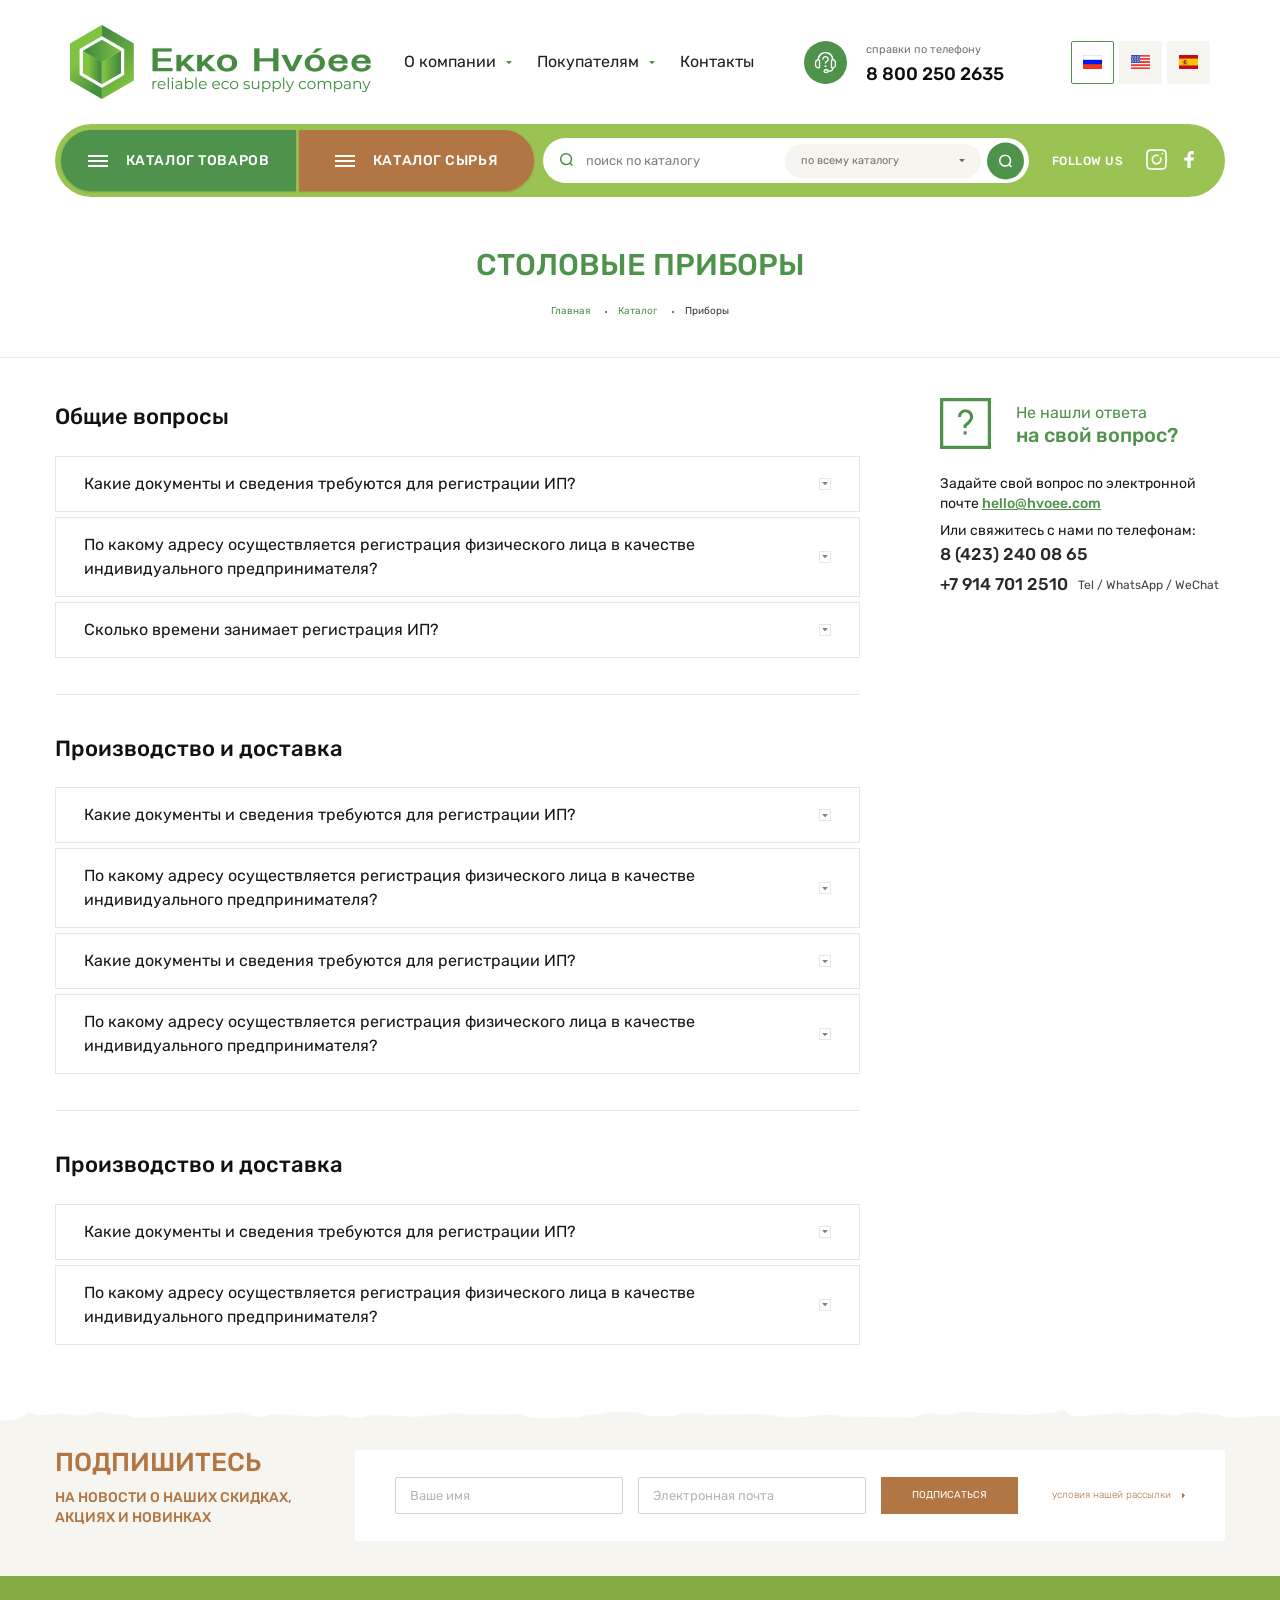
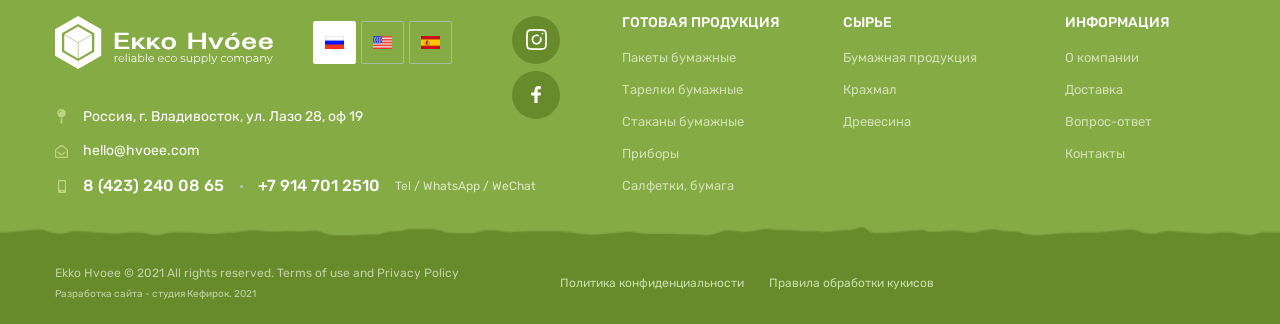
<file: info.html>
<!DOCTYPE html>
<html>

<head>
    <meta charset="UTF-8">
    <meta name="viewport" content="width=device-width, initial-scale=1.0, minimum-scale=1.0, maximum-scale=1.0, user-scalable=no">
    <link rel="stylesheet" href="css/bootstrap.min.css">
    <link rel="stylesheet" href="https://unpkg.com/swiper/swiper-bundle.min.css" />
    <link rel="stylesheet" href="css/nice-select.css">
    <link rel="stylesheet" href="css/jquery.fancybox.min.css">
    <link rel='stylesheet' href='css/jquery.mCustomScrollbar.css' />
    <link rel="stylesheet" href="css/style.css">
    <title>Текстовая страница</title>
</head>

<body>

    <div class="wrapper">
        <div class="content">
            <header class="header">
                <section class='header-top'>
                    <div class='container'>
                        <div class='header-top__inner'>
                            <a href="index.php" class="header__logo">
                                <img src="images/svg/logo.png" alt="">
                            </a>
                            <div class="header-top__center">
                                <div class="header-top__center-inner">
                                    <nav class="nav">
                                        <div class="nav__item">
                                            <div class="nav__item-show">
                                                <span>О компании</span>
                                                <svg width="6" height="3" id="Слой_1" data-name="Слой 1" xmlns="http://www.w3.org/2000/svg" viewBox="0 0 5.81 3.29"><path fill="#50924c" d="M358.53,430.13a.39.39,0,0,1,.27.66l-2.51,2.52a.39.39,0,0,1-.55,0l-2.52-2.52a.39.39,0,0,1,.28-.66Z" transform="translate(-353.11 -430.13)"/></svg>
                                            </div>
                                            <div class="nav__item-hidden">
                                                <div class="nav__item-hidden-inner">
                                                    <a href="">О компании</a>
                                                    <a href="">Доставка</a>
                                                    <a href="">Вопрос-ответ</a>
                                                    <a href="">Контакты</a>
                                                </div>
                                            </div>
                                        </div>
                                        <div class="nav__item">
                                            <div class="nav__item-show">
                                                <span>Покупателям</span>
                                                <svg width="6" height="3" id="Слой_1" data-name="Слой 1" xmlns="http://www.w3.org/2000/svg" viewBox="0 0 5.81 3.29"><path fill="#50924c" d="M358.53,430.13a.39.39,0,0,1,.27.66l-2.51,2.52a.39.39,0,0,1-.55,0l-2.52-2.52a.39.39,0,0,1,.28-.66Z" transform="translate(-353.11 -430.13)"/></svg>
                                            </div>
                                            <div class="nav__item-hidden">
                                                <div class="nav__item-hidden-inner">
                                                    <a href="">О компании</a>
                                                    <a href="">Доставка</a>
                                                    <a href="">Вопрос-ответ</a>
                                                    <a href="">Контакты</a>
                                                </div>
                                            </div>
                                        </div>
                                        <div class="nav__item">
                                            <a href="" class="nav__item-link">Контакты</a>
                                        </div>

                                    </nav>
                                    <div class="header__phone">
                                        <svg width="43" height="43" id="Слой_1" data-name="Слой 1" xmlns="http://www.w3.org/2000/svg" viewBox="0 0 42.65 42.65"><circle fill="#4f924b" cx="21.32" cy="21.32" r="21.32"></circle><path fill="#fff" d="M374.61,393.15a3.09,3.09,0,0,0-2.11-1.76c-.18-.05-.22-.13-.24-.31a7.75,7.75,0,0,0-4.17-6.12,7.36,7.36,0,0,0-3-.88.7.7,0,0,1-.14,0h-1.06l-.14,0a7.36,7.36,0,0,0-2.36.58,7.75,7.75,0,0,0-4.79,6.42.31.31,0,0,1-.26.31,3.27,3.27,0,0,0-2.42,3.12v2.69a3.29,3.29,0,0,0,2.29,3.1,5.5,5.5,0,0,0,1.66.15,1.3,1.3,0,0,0,1.3-1.3q0-3.28,0-6.57A1.5,1.5,0,0,0,359,392a1.28,1.28,0,0,0-1.11-.73,6.54,6.54,0,0,1,13,0l-.23,0a1.28,1.28,0,0,0-1,1.23q0,3.33,0,6.64a1.19,1.19,0,0,0,.67,1.1,5.85,5.85,0,0,0,.63.23,1.91,1.91,0,0,1-1.59,1.87c-.53.07-1.09,0-1.63.05a.22.22,0,0,1-.23-.15,1.82,1.82,0,0,0-1.49-1.13,12.83,12.83,0,0,0-1.64,0,2,2,0,0,0-1.93,1.81,1.92,1.92,0,0,0,1.63,2.08,12.37,12.37,0,0,0,1.61,0,2,2,0,0,0,.55-.08,1.94,1.94,0,0,0,1.34-1.23h1.45a3.27,3.27,0,0,0,3.09-2.3c.1-.33.14-.69.21-1.05l.14-.05a3.23,3.23,0,0,0,2.33-2.36c0-.14.07-.29.1-.43v-3.36A6.86,6.86,0,0,0,374.61,393.15Zm-16.74,6a2.28,2.28,0,0,1-2.12-.65,1.82,1.82,0,0,1-.49-1.23q0-1.38,0-2.76a2,2,0,0,1,1.89-1.9h.72Zm7.87,4.61h-1.29a.66.66,0,1,1,0-1.31h1.29a.66.66,0,1,1,0,1.31Zm7.88-6.52a2,2,0,0,1-1.92,1.93H371v-6.58c.34,0,.67,0,1,.06a1.93,1.93,0,0,1,1.62,1.89Q373.64,395.86,373.62,397.21Z" transform="translate(-343.11 -373.22)"></path><path fill="#fff" d="M364.36,389.3a2,2,0,0,1,2,1.52,1.94,1.94,0,0,1-1.17,2.25,2.07,2.07,0,0,0-1.41,2.08.69.69,0,0,0,.67.71.65.65,0,0,0,.64-.7.8.8,0,0,1,.59-.87,3.27,3.27,0,0,0-1.24-6.3,3.13,3.13,0,0,0-1.5.36,3.24,3.24,0,0,0-1.78,2.9.65.65,0,0,0,.6.67.66.66,0,0,0,.7-.53,1.62,1.62,0,0,0,0-.22A2,2,0,0,1,364.36,389.3Z" transform="translate(-343.11 -373.22)"></path><path fill="#fff" d="M364.44,397.17a1,1,0,0,0-1,1,1,1,0,1,0,2,0A1,1,0,0,0,364.44,397.17Z" transform="translate(-343.11 -373.22)"></path></svg>
                                        <div>
                                            <span class="header__phone-title">справки по телефону</span>
                                            <a href="tel:8 800 250 2635" class="header__phone-link">8 800 250 2635</a>
                                        </div>
                                    </div>
                                </div>
                            </div>
                            <button class="header__burger">
								<span></span>
								<span></span>
								<span></span>
							</button>
                            <div class="header__langs">
                                <div class="header__lang header__lang--active">
                                    <img src="images/svg/flag-rus.png" alt="">
                                </div>
                                <div class="header__lang">
                                    <img src="images/svg/flag-eng.png" alt="">
                                </div>
                                <div class="header__lang">
                                    <img src="images/svg/flag-spn.png" alt="">
                                </div>
                            </div>
                        </div>
                    </div>
                </section>

                <section class='header-bottom'>
                    <div class='container'>
                        <div class='header-bottom__inner'>
                            <div class="header-bottom__left">
                                <div class="header__catalog">
                                    <div class="header__catalog-show">
                                        <div class="header__catalog-burger">
                                            <span></span>
                                            <span></span>
                                            <span></span>
                                        </div>
                                        <span>КАТАЛОГ ТОВАРОВ</span>
                                    </div>
                                    <div class="header__catalog-hidden">
                                        <div class="header__catalog-item">
                                            <div class="header__catalog-item-show">
                                                <span>ПАКЕТЫ БУМАЖНЫЕ</span>
                                                <svg width="5" height="7" id="Слой_1" data-name="Слой 1" xmlns="http://www.w3.org/2000/svg" viewBox="0 0 5.27 9.29"><path fill="#4f924b" d="M295.41,416.76a.63.63,0,0,1,1.07-.45l4,4a.64.64,0,0,1,0,.89l-4,4a.63.63,0,0,1-1.07-.44Z" transform="translate(-295.41 -416.13)"></path></svg>
                                            </div>
                                            <div class="header__catalog-item-hidden">
                                                <a href="">Вилки</a>
                                                <a href="">Ложки</a>
                                                <a href="">Пункт с длинным названием в две строчки</a>
                                                <a href="">Наборы</a>
                                            </div>
                                        </div>
                                        <div class="header__catalog-item">
                                            <div class="header__catalog-item-show">
                                                <span>Тарелки бумажные</span>
                                                <svg width="5" height="7" id="Слой_1" data-name="Слой 1" xmlns="http://www.w3.org/2000/svg" viewBox="0 0 5.27 9.29"><path fill="#4f924b" d="M295.41,416.76a.63.63,0,0,1,1.07-.45l4,4a.64.64,0,0,1,0,.89l-4,4a.63.63,0,0,1-1.07-.44Z" transform="translate(-295.41 -416.13)"></path></svg>
                                            </div>
                                            <div class="header__catalog-item-hidden">
                                                <a href="">Вилки</a>
                                                <a href="">Ложки</a>
                                                <a href="">Пункт с длинным названием в две строчки</a>
                                                <a href="">Наборы</a>
                                            </div>
                                        </div>
                                        <div class="header__catalog-item">
                                            <div class="header__catalog-item-show">
                                                <span>Стаканы бумажные</span>
                                                <svg width="5" height="7" id="Слой_1" data-name="Слой 1" xmlns="http://www.w3.org/2000/svg" viewBox="0 0 5.27 9.29"><path fill="#4f924b" d="M295.41,416.76a.63.63,0,0,1,1.07-.45l4,4a.64.64,0,0,1,0,.89l-4,4a.63.63,0,0,1-1.07-.44Z" transform="translate(-295.41 -416.13)"></path></svg>
                                            </div>
                                            <div class="header__catalog-item-hidden">
                                                <a href="">Вилки</a>
                                                <a href="">Ложки</a>
                                                <a href="">Пункт с длинным названием в две строчки</a>
                                                <a href="">Наборы</a>
                                            </div>
                                        </div>
                                        <div class="header__catalog-item">
                                            <div class="header__catalog-item-show">
                                                <span>Приборы</span>
                                                <svg width="5" height="7" id="Слой_1" data-name="Слой 1" xmlns="http://www.w3.org/2000/svg" viewBox="0 0 5.27 9.29"><path fill="#4f924b" d="M295.41,416.76a.63.63,0,0,1,1.07-.45l4,4a.64.64,0,0,1,0,.89l-4,4a.63.63,0,0,1-1.07-.44Z" transform="translate(-295.41 -416.13)"></path></svg>
                                            </div>
                                            <div class="header__catalog-item-hidden">
                                                <a href="">Вилки</a>
                                                <a href="">Ложки</a>
                                                <a href="">Пункт с длинным названием в две строчки</a>
                                                <a href="">Наборы</a>
                                            </div>
                                        </div>
                                        <div class="header__catalog-item">
                                            <div class="header__catalog-item-show">
                                                <span>Салфетки, бумага</span>
                                            </div>
                                        </div>
                                    </div>
                                </div>
                                <div class="header__catalog header__catalog--brown">
                                    <div class="header__catalog-show">
                                        <div class="header__catalog-burger">
                                            <span></span>
                                            <span></span>
                                            <span></span>
                                        </div>
                                        <span>КАТАЛОГ СЫРЬЯ</span>
                                    </div>
                                    <div class="header__catalog-hidden">
                                        <div class="header__catalog-item">
                                            <div class="header__catalog-item-show">
                                                <span>Бумажная продукция</span>
                                                <svg width="5" height="7" id="Слой_1" data-name="Слой 1" xmlns="http://www.w3.org/2000/svg" viewBox="0 0 5.27 9.29"><path fill="#b27544" d="M295.41,416.76a.63.63,0,0,1,1.07-.45l4,4a.64.64,0,0,1,0,.89l-4,4a.63.63,0,0,1-1.07-.44Z" transform="translate(-295.41 -416.13)"></path></svg>
                                            </div>
                                            <div class="header__catalog-item-hidden">
                                                <a href="">Флютинг</a>
                                                <a href="">Тестлайнер</a>
                                                <a href="">Крафтлайнер</a>
                                                <a href="">Крафтовая бумага</a>
                                            </div>
                                        </div>
                                        <div class="header__catalog-item">
                                            <div class="header__catalog-item-show">
                                                <span>Крахмал</span>
                                            </div>
                                        </div>
                                        <div class="header__catalog-item">
                                            <div class="header__catalog-item-show">
                                                <span>Древесина</span>
                                                <svg width="5" height="7" id="Слой_1" data-name="Слой 1" xmlns="http://www.w3.org/2000/svg" viewBox="0 0 5.27 9.29"><path fill="#b27544" d="M295.41,416.76a.63.63,0,0,1,1.07-.45l4,4a.64.64,0,0,1,0,.89l-4,4a.63.63,0,0,1-1.07-.44Z" transform="translate(-295.41 -416.13)"></path></svg>
                                            </div>
                                            <div class="header__catalog-item-hidden">
                                                <a href="">Флютинг</a>
                                                <a href="">Тестлайнер</a>
                                                <a href="">Крафтлайнер</a>
                                                <a href="">Крафтовая бумага</a>
                                            </div>
                                        </div>
                                    </div>
                                </div>
                            </div>
                            <div class="header-bottom__right">
                                <div class="header__search">
                                    <i>
										<svg width="13" height="13" id="Слой_1" data-name="Слой 1" xmlns="http://www.w3.org/2000/svg" viewBox="0 0 13.03 12.99"><path fill="#4f924b" d="M370.44,401.18a2,2,0,0,0,.32-.22,1.63,1.63,0,0,0,.49-.72l-1.93-1.93a.72.72,0,0,0-.15-.11,6.13,6.13,0,1,0-1,1,.49.49,0,0,0,.1.15l1.9,1.91ZM364.33,399A4.65,4.65,0,1,1,369,394.4,4.66,4.66,0,0,1,364.33,399Z" transform="translate(-358.23 -388.27)"/></svg>
									</i>
                                    <input type="text" placeholder="поиск по каталогу">
                                    <button class="header__search-btn">
										<svg width="13" height="13" id="Слой_1" data-name="Слой 1" xmlns="http://www.w3.org/2000/svg" viewBox="0 0 13.03 12.99"><path fill="#fff" d="M370.44,401.18a2,2,0,0,0,.32-.22,1.63,1.63,0,0,0,.49-.72l-1.93-1.93a.72.72,0,0,0-.15-.11,6.13,6.13,0,1,0-1,1,.49.49,0,0,0,.1.15l1.9,1.91ZM364.33,399A4.65,4.65,0,1,1,369,394.4,4.66,4.66,0,0,1,364.33,399Z" transform="translate(-358.23 -388.27)"/></svg>
									</button>
                                    <div class="header__search-select">
                                        <div class="header__search-select-show">
                                            <span>по всему каталогу</span>
                                            <svg width="6" height="3" id="Слой_1" data-name="Слой 1" xmlns="http://www.w3.org/2000/svg" viewBox="0 0 5.81 3.29"><path fill="#686868" d="M358.53,430.13a.39.39,0,0,1,.27.66l-2.51,2.52a.39.39,0,0,1-.55,0l-2.52-2.52a.39.39,0,0,1,.28-.66Z" transform="translate(-353.11 -430.13)"></path></svg>
                                        </div>
                                        <div class="header__search-select-hidden">
                                            <div class="header__search-select-item header__search-select-item--active">
                                                <div class="header__search-select-item-title">по всему каталогу</div>
                                            </div>
                                            <div class="header__search-select-item">
                                                <div class="header__search-select-item-title">Пакеты бумажные</div>
                                                <a href="" class="header__search-select-item-link">Пакеты без ручек</a>
                                                <a href="" class="header__search-select-item-link">Пакеты с кручеными ручками</a>
                                                <a href="" class="header__search-select-item-link">Пакеты с плоскими ручками</a>
                                            </div>
                                            <div class="header__search-select-item">
                                                <div class="header__search-select-item-title">Тарелки бумажные</div>
                                                <a href="" class="header__search-select-item-link">Плоские тарелки</a>
                                                <a href="" class="header__search-select-item-link">Глубокие тарелки</a>
                                            </div>
                                            <div class="header__search-select-item">
                                                <div class="header__search-select-item-title">Стаканы бумажные</div>
                                                <a href="" class="header__search-select-item-link">Стаканы для горячих напитков</a>
                                                <a href="" class="header__search-select-item-link">Стаканы для холодных напитков</a>
                                            </div>
                                            <div class="header__search-select-item">
                                                <div class="header__search-select-item-title">Приборы</div>
                                                <a href="" class="header__search-select-item-link">Вилки</a>
                                                <a href="" class="header__search-select-item-link">Ложки</a>
                                                <a href="" class="header__search-select-item-link">Ножи</a>
                                                <a href="" class="header__search-select-item-link">Наборы</a>
                                            </div>
                                            <div class="header__search-select-item">
                                                <div class="header__search-select-item-title">Салфетки, бумага</div>
                                            </div>
















                                        </div>
                                    </div>
                                </div>
                                <div class="header__socials">
                                    <span>FOLLOW US</span>
                                    <a href="">
                                        <svg width="21" height="21" id="Слой_1" data-name="Слой 1" xmlns="http://www.w3.org/2000/svg" viewBox="0 0 21.02 21.11"><g id="ig_instagram_insta_photo" data-name="ig instagram insta photo"><path fill="#fff" d="M301.88,418.52a.86.86,0,0,0-.5,1.11h0a3.42,3.42,0,1,1-2-2,.85.85,0,0,0,1.1-.49.86.86,0,0,0-.49-1.11,5.13,5.13,0,1,0,3,2.95.86.86,0,0,0-1.11-.49Z" transform="translate(-287.56 -410.27)"/><circle fill="#fff" cx="16.49" cy="4.56" r="0.86"/><path fill="#fff" d="M308.34,414.82a4.29,4.29,0,0,0-4.2-4.28h0a65.76,65.76,0,0,0-12.07,0,4.29,4.29,0,0,0-4.28,4.21,80.91,80.91,0,0,0,0,12.06,4.29,4.29,0,0,0,4.2,4.28h0c2,.18,4.05.29,6.08.29s4-.1,6-.29a4.29,4.29,0,0,0,4.24-4.21A75.87,75.87,0,0,0,308.34,414.82Zm-1.71,12a2.57,2.57,0,0,1-2.57,2.56H304a60.66,60.66,0,0,1-11.9,0,2.55,2.55,0,0,1-2.56-2.56v-.07a79,79,0,0,1,0-11.92,2.56,2.56,0,0,1,2.56-2.57h.08q2.94-.27,5.91-.28t6,.28a2.55,2.55,0,0,1,2.57,2.56v.07A74.12,74.12,0,0,1,306.63,426.81Z" transform="translate(-287.56 -410.27)"/></g></svg>
                                    </a>
                                    <a href="">
                                        <svg width="10" height="17" id="Слой_1" data-name="Слой 1" xmlns="http://www.w3.org/2000/svg" viewBox="0 0 9 16"><path fill="#fff" d="M299.57,418.78h3v3h-3v7h-3v-7h-3v-3h3v-1.26a5.69,5.69,0,0,1,1.12-3.51,3.63,3.63,0,0,1,2.79-1.23h2.09v3h-2.1a.9.9,0,0,0-.9.9Z" transform="translate(-293.57 -412.78)"/></svg>
                                    </a>
                                </div>
                            </div>
                        </div>
                    </div>
                </section>
            </header>


            <div class="breadcrumbs">
                <div class="container">
                    <h1 class="breadcrumbs__title">СТОЛОВЫЕ ПРИБОРЫ</h1>
                    <div class='breadcrumbs__wrap'>
                        <a class='breadcrumbs__item' href='index.php'>
							Главная
						</a>
                        <a class='breadcrumbs__item'>
							Каталог
						</a>
                        <span class='breadcrumbs__item'>
							Приборы
						</span>
                    </div>

                </div>
            </div>

            <section class="questions">
                <div class="container">
                    <div class="questions__inner">
                        <div class="questions__left">

                            <div class="questions__items">
                                <h4 class="questions__left-title">Общие вопросы</h4>
                                <div class="questions__item">
                                    <div class="questions__item-show">
                                        <div class="questions__item-title">Какие документы и сведения требуются для регистрации ИП?</div>
                                        <button class="questions__item-btn">
											<svg width="6" height="3" id="Слой_1" data-name="Слой 1" xmlns="http://www.w3.org/2000/svg" viewBox="0 0 5.81 3.29">
												<path fill="#8a8078" d="M358.53,430.13a.39.39,0,0,1,.27.66l-2.51,2.52a.39.39,0,0,1-.55,0l-2.52-2.52a.39.39,0,0,1,.28-.66Z" transform="translate(-353.11 -430.13)"></path>
											</svg>
										</button>
                                    </div>
                                    <div class="questions__item-hide">
                                        <div class="questions__item-hide-inner">
                                            <div class="questions__hide-icon">
                                                <svg id="Слой_1" data-name="Слой 1" xmlns="http://www.w3.org/2000/svg" viewBox="0 0 12.95 9.43">
													<path fill="#4f924b" d="M363,389.83h-5v4.41h2.87a3.34,3.34,0,0,1-2.59,3.27s0,.09,0,1.75c4.27-.81,4.72-4,4.76-5h0v0a1.89,1.89,0,0,0,0-.27Z" transform="translate(-357.96 -389.83)"></path>
													<path fill="#4f924b" d="M370.91,393.94v-4.11h-5v4.41h2.86a3.32,3.32,0,0,1-2.58,3.27s0,.09,0,1.75c4.26-.81,4.72-4,4.76-5h0v-.3Z" transform="translate(-357.96 -389.83)"></path>
												</svg>
                                            </div>
                                            <div class="questions__hide-text">
                                                <p>Срок регистрации ИП в налоговой составляет 3 рабочих дня с момента представления документов на государственную регистрацию. </p>
                                                <p>Чтобы заказать <strong>подобную услугу в нашей компании,</strong> то вам потребуется: предоставить копию ИНН и паспорта, далее оговариваем виды деятельности вашей будущей компании и совместно выбираем оптимальную
                                                    систему налогообложения под вашу деятельность. </p>
                                                <p>Далее мы подготавливаем пакет документов для регистрации ИП и на следующий день встречаемся с вами в Налоговой для совместной подачи пакета документов. Госпошлину оплачиваем при встрече в банкомате в налоговой.
                                                    Процесс подачи документов на регистрацию ИП в налоговую занимает не более 20 минут..</p>
                                                <p>Далее инспектор принимает документы и назначает день когда необходимо забрать готовые документы, обычно это через 3-4 дня рабочих дней. Получать готовые документы будете также с нашим сотрудником, при получении
                                                    вам будет передана папка со всеми документами, печать, коды статистики, а также поможем бесплатно открыть расчетный счет в банке партнере.</p>
                                                <h5>Маркированный список для примера оформления:</h5>
                                                <ul>
                                                    <li>Крафт пакеты бумажные с ручками</li>
                                                    <li>Крафт пакеты бумажные без ручек</li>
                                                    <li>Крафт мешки бумажные</li>
                                                </ul>
                                            </div>
                                        </div>
                                    </div>
                                </div>
                                <div class="questions__item">
                                    <div class="questions__item-show">
                                        <div class="questions__item-title">По какому адресу осуществляется регистрация физического лица в качестве индивидуального предпринимателя?</div>
                                        <button class="questions__item-btn">
											<svg width="6" height="3" id="Слой_1" data-name="Слой 1" xmlns="http://www.w3.org/2000/svg" viewBox="0 0 5.81 3.29">
												<path fill="#8a8078" d="M358.53,430.13a.39.39,0,0,1,.27.66l-2.51,2.52a.39.39,0,0,1-.55,0l-2.52-2.52a.39.39,0,0,1,.28-.66Z" transform="translate(-353.11 -430.13)"></path>
											</svg>
										</button>
                                    </div>
                                    <div class="questions__item-hide">
                                        <div class="questions__item-hide-inner">
                                            <div class="questions__hide-icon">
                                                <svg id="Слой_1" data-name="Слой 1" xmlns="http://www.w3.org/2000/svg" viewBox="0 0 12.95 9.43">
													<path fill="#4f924b" d="M363,389.83h-5v4.41h2.87a3.34,3.34,0,0,1-2.59,3.27s0,.09,0,1.75c4.27-.81,4.72-4,4.76-5h0v0a1.89,1.89,0,0,0,0-.27Z" transform="translate(-357.96 -389.83)"></path>
													<path fill="#4f924b" d="M370.91,393.94v-4.11h-5v4.41h2.86a3.32,3.32,0,0,1-2.58,3.27s0,.09,0,1.75c4.26-.81,4.72-4,4.76-5h0v-.3Z" transform="translate(-357.96 -389.83)"></path>
												</svg>
                                            </div>
                                            <div class="questions__hide-text">
                                                <p>Срок регистрации ИП в налоговой составляет 3 рабочих дня с момента представления документов на государственную регистрацию. </p>
                                                <p>Чтобы заказать <strong>подобную услугу в нашей компании,</strong> то вам потребуется: предоставить копию ИНН и паспорта, далее оговариваем виды деятельности вашей будущей компании и совместно выбираем оптимальную
                                                    систему налогообложения под вашу деятельность. </p>
                                                <p>Далее мы подготавливаем пакет документов для регистрации ИП и на следующий день встречаемся с вами в Налоговой для совместной подачи пакета документов. Госпошлину оплачиваем при встрече в банкомате в налоговой.
                                                    Процесс подачи документов на регистрацию ИП в налоговую занимает не более 20 минут..</p>
                                                <p>Далее инспектор принимает документы и назначает день когда необходимо забрать готовые документы, обычно это через 3-4 дня рабочих дней. Получать готовые документы будете также с нашим сотрудником, при получении
                                                    вам будет передана папка со всеми документами, печать, коды статистики, а также поможем бесплатно открыть расчетный счет в банке партнере.</p>
                                                <h5>Маркированный список для примера оформления:</h5>
                                                <ul>
                                                    <li>Крафт пакеты бумажные с ручками</li>
                                                    <li>Крафт пакеты бумажные без ручек</li>
                                                    <li>Крафт мешки бумажные</li>
                                                </ul>
                                            </div>
                                        </div>
                                    </div>
                                </div>
                                <div class="questions__item">
                                    <div class="questions__item-show">
                                        <div class="questions__item-title">Сколько времени занимает регистрация ИП?</div>
                                        <button class="questions__item-btn">
											<svg width="6" height="3" id="Слой_1" data-name="Слой 1" xmlns="http://www.w3.org/2000/svg" viewBox="0 0 5.81 3.29">
												<path fill="#8a8078" d="M358.53,430.13a.39.39,0,0,1,.27.66l-2.51,2.52a.39.39,0,0,1-.55,0l-2.52-2.52a.39.39,0,0,1,.28-.66Z" transform="translate(-353.11 -430.13)"></path>
											</svg>
										</button>
                                    </div>
                                    <div class="questions__item-hide">
                                        <div class="questions__item-hide-inner">
                                            <div class="questions__hide-icon">
                                                <svg id="Слой_1" data-name="Слой 1" xmlns="http://www.w3.org/2000/svg" viewBox="0 0 12.95 9.43">
													<path fill="#4f924b" d="M363,389.83h-5v4.41h2.87a3.34,3.34,0,0,1-2.59,3.27s0,.09,0,1.75c4.27-.81,4.72-4,4.76-5h0v0a1.89,1.89,0,0,0,0-.27Z" transform="translate(-357.96 -389.83)"></path>
													<path fill="#4f924b" d="M370.91,393.94v-4.11h-5v4.41h2.86a3.32,3.32,0,0,1-2.58,3.27s0,.09,0,1.75c4.26-.81,4.72-4,4.76-5h0v-.3Z" transform="translate(-357.96 -389.83)"></path>
												</svg>
                                            </div>
                                            <div class="questions__hide-text">
                                                <p>Срок регистрации ИП в налоговой составляет 3 рабочих дня с момента представления документов на государственную регистрацию. </p>
                                                <p>Чтобы заказать <strong>подобную услугу в нашей компании,</strong> то вам потребуется: предоставить копию ИНН и паспорта, далее оговариваем виды деятельности вашей будущей компании и совместно выбираем оптимальную
                                                    систему налогообложения под вашу деятельность. </p>
                                                <p>Далее мы подготавливаем пакет документов для регистрации ИП и на следующий день встречаемся с вами в Налоговой для совместной подачи пакета документов. Госпошлину оплачиваем при встрече в банкомате в налоговой.
                                                    Процесс подачи документов на регистрацию ИП в налоговую занимает не более 20 минут..</p>
                                                <p>Далее инспектор принимает документы и назначает день когда необходимо забрать готовые документы, обычно это через 3-4 дня рабочих дней. Получать готовые документы будете также с нашим сотрудником, при получении
                                                    вам будет передана папка со всеми документами, печать, коды статистики, а также поможем бесплатно открыть расчетный счет в банке партнере.</p>
                                                <h5>Маркированный список для примера оформления:</h5>
                                                <ul>
                                                    <li>Крафт пакеты бумажные с ручками</li>
                                                    <li>Крафт пакеты бумажные без ручек</li>
                                                    <li>Крафт мешки бумажные</li>
                                                </ul>
                                            </div>
                                        </div>
                                    </div>
                                </div>
                            </div>

                            <div class="questions__items">
                                <h4 class="questions__left-title questions__title-left ">Производство и доставка</h4>
                                <div class="questions__item">
                                    <div class="questions__item-show">
                                        <div class="questions__item-title">Какие документы и сведения требуются для регистрации ИП?</div>
                                        <button class="questions__item-btn">
											<svg width="6" height="3" id="Слой_1" data-name="Слой 1" xmlns="http://www.w3.org/2000/svg" viewBox="0 0 5.81 3.29">
												<path fill="#8a8078" d="M358.53,430.13a.39.39,0,0,1,.27.66l-2.51,2.52a.39.39,0,0,1-.55,0l-2.52-2.52a.39.39,0,0,1,.28-.66Z" transform="translate(-353.11 -430.13)"></path>
											</svg>
										</button>
                                    </div>
                                    <div class="questions__item-hide">
                                        <div class="questions__item-hide-inner">
                                            <div class="questions__hide-icon">
                                                <svg id="Слой_1" data-name="Слой 1" xmlns="http://www.w3.org/2000/svg" viewBox="0 0 12.95 9.43">
													<path fill="#4f924b" d="M363,389.83h-5v4.41h2.87a3.34,3.34,0,0,1-2.59,3.27s0,.09,0,1.75c4.27-.81,4.72-4,4.76-5h0v0a1.89,1.89,0,0,0,0-.27Z" transform="translate(-357.96 -389.83)"></path>
													<path fill="#4f924b" d="M370.91,393.94v-4.11h-5v4.41h2.86a3.32,3.32,0,0,1-2.58,3.27s0,.09,0,1.75c4.26-.81,4.72-4,4.76-5h0v-.3Z" transform="translate(-357.96 -389.83)"></path>
												</svg>
                                            </div>
                                            <div class="questions__hide-text">
                                                <p>Срок регистрации ИП в налоговой составляет 3 рабочих дня с момента представления документов на государственную регистрацию. </p>
                                                <p>Чтобы заказать <strong>подобную услугу в нашей компании,</strong> то вам потребуется: предоставить копию ИНН и паспорта, далее оговариваем виды деятельности вашей будущей компании и совместно выбираем оптимальную
                                                    систему налогообложения под вашу деятельность. </p>
                                                <p>Далее мы подготавливаем пакет документов для регистрации ИП и на следующий день встречаемся с вами в Налоговой для совместной подачи пакета документов. Госпошлину оплачиваем при встрече в банкомате в налоговой.
                                                    Процесс подачи документов на регистрацию ИП в налоговую занимает не более 20 минут..</p>
                                                <p>Далее инспектор принимает документы и назначает день когда необходимо забрать готовые документы, обычно это через 3-4 дня рабочих дней. Получать готовые документы будете также с нашим сотрудником, при получении
                                                    вам будет передана папка со всеми документами, печать, коды статистики, а также поможем бесплатно открыть расчетный счет в банке партнере.</p>
                                                <h5>Маркированный список для примера оформления:</h5>
                                                <ul>
                                                    <li>Крафт пакеты бумажные с ручками</li>
                                                    <li>Крафт пакеты бумажные без ручек</li>
                                                    <li>Крафт мешки бумажные</li>
                                                </ul>
                                            </div>
                                        </div>
                                    </div>
                                </div>
                                <div class="questions__item">
                                    <div class="questions__item-show">
                                        <div class="questions__item-title">По какому адресу осуществляется регистрация физического лица в качестве индивидуального предпринимателя?</div>
                                        <button class="questions__item-btn">
											<svg width="6" height="3" id="Слой_1" data-name="Слой 1" xmlns="http://www.w3.org/2000/svg" viewBox="0 0 5.81 3.29">
												<path fill="#8a8078" d="M358.53,430.13a.39.39,0,0,1,.27.66l-2.51,2.52a.39.39,0,0,1-.55,0l-2.52-2.52a.39.39,0,0,1,.28-.66Z" transform="translate(-353.11 -430.13)"></path>
											</svg>
										</button>
                                    </div>
                                    <div class="questions__item-hide">
                                        <div class="questions__item-hide-inner">
                                            <div class="questions__hide-icon">
                                                <svg id="Слой_1" data-name="Слой 1" xmlns="http://www.w3.org/2000/svg" viewBox="0 0 12.95 9.43">
													<path fill="#4f924b" d="M363,389.83h-5v4.41h2.87a3.34,3.34,0,0,1-2.59,3.27s0,.09,0,1.75c4.27-.81,4.72-4,4.76-5h0v0a1.89,1.89,0,0,0,0-.27Z" transform="translate(-357.96 -389.83)"></path>
													<path fill="#4f924b" d="M370.91,393.94v-4.11h-5v4.41h2.86a3.32,3.32,0,0,1-2.58,3.27s0,.09,0,1.75c4.26-.81,4.72-4,4.76-5h0v-.3Z" transform="translate(-357.96 -389.83)"></path>
												</svg>
                                            </div>
                                            <div class="questions__hide-text">
                                                <p>Срок регистрации ИП в налоговой составляет 3 рабочих дня с момента представления документов на государственную регистрацию. </p>
                                                <p>Чтобы заказать <strong>подобную услугу в нашей компании,</strong> то вам потребуется: предоставить копию ИНН и паспорта, далее оговариваем виды деятельности вашей будущей компании и совместно выбираем оптимальную
                                                    систему налогообложения под вашу деятельность. </p>
                                                <p>Далее мы подготавливаем пакет документов для регистрации ИП и на следующий день встречаемся с вами в Налоговой для совместной подачи пакета документов. Госпошлину оплачиваем при встрече в банкомате в налоговой.
                                                    Процесс подачи документов на регистрацию ИП в налоговую занимает не более 20 минут..</p>
                                                <p>Далее инспектор принимает документы и назначает день когда необходимо забрать готовые документы, обычно это через 3-4 дня рабочих дней. Получать готовые документы будете также с нашим сотрудником, при получении
                                                    вам будет передана папка со всеми документами, печать, коды статистики, а также поможем бесплатно открыть расчетный счет в банке партнере.</p>
                                                <h5>Маркированный список для примера оформления:</h5>
                                                <ul>
                                                    <li>Крафт пакеты бумажные с ручками</li>
                                                    <li>Крафт пакеты бумажные без ручек</li>
                                                    <li>Крафт мешки бумажные</li>
                                                </ul>
                                            </div>
                                        </div>
                                    </div>
                                </div>
                                <div class="questions__item">
                                    <div class="questions__item-show">
                                        <div class="questions__item-title">Какие документы и сведения требуются для регистрации ИП?</div>
                                        <button class="questions__item-btn">
											<svg width="6" height="3" id="Слой_1" data-name="Слой 1" xmlns="http://www.w3.org/2000/svg" viewBox="0 0 5.81 3.29">
												<path fill="#8a8078" d="M358.53,430.13a.39.39,0,0,1,.27.66l-2.51,2.52a.39.39,0,0,1-.55,0l-2.52-2.52a.39.39,0,0,1,.28-.66Z" transform="translate(-353.11 -430.13)"></path>
											</svg>
										</button>
                                    </div>
                                    <div class="questions__item-hide">
                                        <div class="questions__item-hide-inner">
                                            <div class="questions__hide-icon">
                                                <svg id="Слой_1" data-name="Слой 1" xmlns="http://www.w3.org/2000/svg" viewBox="0 0 12.95 9.43">
													<path fill="#4f924b" d="M363,389.83h-5v4.41h2.87a3.34,3.34,0,0,1-2.59,3.27s0,.09,0,1.75c4.27-.81,4.72-4,4.76-5h0v0a1.89,1.89,0,0,0,0-.27Z" transform="translate(-357.96 -389.83)"></path>
													<path fill="#4f924b" d="M370.91,393.94v-4.11h-5v4.41h2.86a3.32,3.32,0,0,1-2.58,3.27s0,.09,0,1.75c4.26-.81,4.72-4,4.76-5h0v-.3Z" transform="translate(-357.96 -389.83)"></path>
												</svg>
                                            </div>
                                            <div class="questions__hide-text">
                                                <p>Срок регистрации ИП в налоговой составляет 3 рабочих дня с момента представления документов на государственную регистрацию. </p>
                                                <p>Чтобы заказать <strong>подобную услугу в нашей компании,</strong> то вам потребуется: предоставить копию ИНН и паспорта, далее оговариваем виды деятельности вашей будущей компании и совместно выбираем оптимальную
                                                    систему налогообложения под вашу деятельность. </p>
                                                <p>Далее мы подготавливаем пакет документов для регистрации ИП и на следующий день встречаемся с вами в Налоговой для совместной подачи пакета документов. Госпошлину оплачиваем при встрече в банкомате в налоговой.
                                                    Процесс подачи документов на регистрацию ИП в налоговую занимает не более 20 минут..</p>
                                                <p>Далее инспектор принимает документы и назначает день когда необходимо забрать готовые документы, обычно это через 3-4 дня рабочих дней. Получать готовые документы будете также с нашим сотрудником, при получении
                                                    вам будет передана папка со всеми документами, печать, коды статистики, а также поможем бесплатно открыть расчетный счет в банке партнере.</p>
                                                <h5>Маркированный список для примера оформления:</h5>
                                                <ul>
                                                    <li>Крафт пакеты бумажные с ручками</li>
                                                    <li>Крафт пакеты бумажные без ручек</li>
                                                    <li>Крафт мешки бумажные</li>
                                                </ul>
                                            </div>
                                        </div>
                                    </div>
                                </div>
                                <div class="questions__item">
                                    <div class="questions__item-show">
                                        <div class="questions__item-title">По какому адресу осуществляется регистрация физического лица в качестве индивидуального предпринимателя?</div>
                                        <button class="questions__item-btn">
											<svg width="6" height="3" id="Слой_1" data-name="Слой 1" xmlns="http://www.w3.org/2000/svg" viewBox="0 0 5.81 3.29">
												<path fill="#8a8078" d="M358.53,430.13a.39.39,0,0,1,.27.66l-2.51,2.52a.39.39,0,0,1-.55,0l-2.52-2.52a.39.39,0,0,1,.28-.66Z" transform="translate(-353.11 -430.13)"></path>
											</svg>
										</button>
                                    </div>
                                    <div class="questions__item-hide">
                                        <div class="questions__item-hide-inner">
                                            <div class="questions__hide-icon">
                                                <svg id="Слой_1" data-name="Слой 1" xmlns="http://www.w3.org/2000/svg" viewBox="0 0 12.95 9.43">
													<path fill="#4f924b" d="M363,389.83h-5v4.41h2.87a3.34,3.34,0,0,1-2.59,3.27s0,.09,0,1.75c4.27-.81,4.72-4,4.76-5h0v0a1.89,1.89,0,0,0,0-.27Z" transform="translate(-357.96 -389.83)"></path>
													<path fill="#4f924b" d="M370.91,393.94v-4.11h-5v4.41h2.86a3.32,3.32,0,0,1-2.58,3.27s0,.09,0,1.75c4.26-.81,4.72-4,4.76-5h0v-.3Z" transform="translate(-357.96 -389.83)"></path>
												</svg>
                                            </div>
                                            <div class="questions__hide-text">
                                                <p>Срок регистрации ИП в налоговой составляет 3 рабочих дня с момента представления документов на государственную регистрацию. </p>
                                                <p>Чтобы заказать <strong>подобную услугу в нашей компании,</strong> то вам потребуется: предоставить копию ИНН и паспорта, далее оговариваем виды деятельности вашей будущей компании и совместно выбираем оптимальную
                                                    систему налогообложения под вашу деятельность. </p>
                                                <p>Далее мы подготавливаем пакет документов для регистрации ИП и на следующий день встречаемся с вами в Налоговой для совместной подачи пакета документов. Госпошлину оплачиваем при встрече в банкомате в налоговой.
                                                    Процесс подачи документов на регистрацию ИП в налоговую занимает не более 20 минут..</p>
                                                <p>Далее инспектор принимает документы и назначает день когда необходимо забрать готовые документы, обычно это через 3-4 дня рабочих дней. Получать готовые документы будете также с нашим сотрудником, при получении
                                                    вам будет передана папка со всеми документами, печать, коды статистики, а также поможем бесплатно открыть расчетный счет в банке партнере.</p>
                                                <h5>Маркированный список для примера оформления:</h5>
                                                <ul>
                                                    <li>Крафт пакеты бумажные с ручками</li>
                                                    <li>Крафт пакеты бумажные без ручек</li>
                                                    <li>Крафт мешки бумажные</li>
                                                </ul>
                                            </div>
                                        </div>
                                    </div>
                                </div>
                            </div>

                            <div class="questions__items">
                                <h4 class="questions__left-title questions__title-left ">Производство и доставка</h4>
                                <div class="questions__item">
                                    <div class="questions__item-show">
                                        <div class="questions__item-title">Какие документы и сведения требуются для регистрации ИП?</div>
                                        <button class="questions__item-btn">
											<svg width="6" height="3" id="Слой_1" data-name="Слой 1" xmlns="http://www.w3.org/2000/svg" viewBox="0 0 5.81 3.29">
												<path fill="#8a8078" d="M358.53,430.13a.39.39,0,0,1,.27.66l-2.51,2.52a.39.39,0,0,1-.55,0l-2.52-2.52a.39.39,0,0,1,.28-.66Z" transform="translate(-353.11 -430.13)"></path>
											</svg>
										</button>
                                    </div>
                                    <div class="questions__item-hide">
                                        <div class="questions__item-hide-inner">
                                            <div class="questions__hide-icon">
                                                <svg id="Слой_1" data-name="Слой 1" xmlns="http://www.w3.org/2000/svg" viewBox="0 0 12.95 9.43">
													<path fill="#4f924b" d="M363,389.83h-5v4.41h2.87a3.34,3.34,0,0,1-2.59,3.27s0,.09,0,1.75c4.27-.81,4.72-4,4.76-5h0v0a1.89,1.89,0,0,0,0-.27Z" transform="translate(-357.96 -389.83)"></path>
													<path fill="#4f924b" d="M370.91,393.94v-4.11h-5v4.41h2.86a3.32,3.32,0,0,1-2.58,3.27s0,.09,0,1.75c4.26-.81,4.72-4,4.76-5h0v-.3Z" transform="translate(-357.96 -389.83)"></path>
												</svg>
                                            </div>
                                            <div class="questions__hide-text">
                                                <p>Срок регистрации ИП в налоговой составляет 3 рабочих дня с момента представления документов на государственную регистрацию. </p>
                                                <p>Чтобы заказать <strong>подобную услугу в нашей компании,</strong> то вам потребуется: предоставить копию ИНН и паспорта, далее оговариваем виды деятельности вашей будущей компании и совместно выбираем оптимальную
                                                    систему налогообложения под вашу деятельность. </p>
                                                <p>Далее мы подготавливаем пакет документов для регистрации ИП и на следующий день встречаемся с вами в Налоговой для совместной подачи пакета документов. Госпошлину оплачиваем при встрече в банкомате в налоговой.
                                                    Процесс подачи документов на регистрацию ИП в налоговую занимает не более 20 минут..</p>
                                                <p>Далее инспектор принимает документы и назначает день когда необходимо забрать готовые документы, обычно это через 3-4 дня рабочих дней. Получать готовые документы будете также с нашим сотрудником, при получении
                                                    вам будет передана папка со всеми документами, печать, коды статистики, а также поможем бесплатно открыть расчетный счет в банке партнере.</p>
                                                <h5>Маркированный список для примера оформления:</h5>
                                                <ul>
                                                    <li>Крафт пакеты бумажные с ручками</li>
                                                    <li>Крафт пакеты бумажные без ручек</li>
                                                    <li>Крафт мешки бумажные</li>
                                                </ul>
                                            </div>
                                        </div>
                                    </div>
                                </div>
                                <div class="questions__item">
                                    <div class="questions__item-show">
                                        <div class="questions__item-title">По какому адресу осуществляется регистрация физического лица в качестве индивидуального предпринимателя?</div>
                                        <button class="questions__item-btn">
											<svg width="6" height="3" id="Слой_1" data-name="Слой 1" xmlns="http://www.w3.org/2000/svg" viewBox="0 0 5.81 3.29">
												<path fill="#8a8078" d="M358.53,430.13a.39.39,0,0,1,.27.66l-2.51,2.52a.39.39,0,0,1-.55,0l-2.52-2.52a.39.39,0,0,1,.28-.66Z" transform="translate(-353.11 -430.13)"></path>
											</svg>
										</button>
                                    </div>
                                    <div class="questions__item-hide">
                                        <div class="questions__item-hide-inner">
                                            <div class="questions__hide-icon">
                                                <svg id="Слой_1" data-name="Слой 1" xmlns="http://www.w3.org/2000/svg" viewBox="0 0 12.95 9.43">
													<path fill="#4f924b" d="M363,389.83h-5v4.41h2.87a3.34,3.34,0,0,1-2.59,3.27s0,.09,0,1.75c4.27-.81,4.72-4,4.76-5h0v0a1.89,1.89,0,0,0,0-.27Z" transform="translate(-357.96 -389.83)"></path>
													<path fill="#4f924b" d="M370.91,393.94v-4.11h-5v4.41h2.86a3.32,3.32,0,0,1-2.58,3.27s0,.09,0,1.75c4.26-.81,4.72-4,4.76-5h0v-.3Z" transform="translate(-357.96 -389.83)"></path>
												</svg>
                                            </div>
                                            <div class="questions__hide-text">
                                                <p>Срок регистрации ИП в налоговой составляет 3 рабочих дня с момента представления документов на государственную регистрацию. </p>
                                                <p>Чтобы заказать <strong>подобную услугу в нашей компании,</strong> то вам потребуется: предоставить копию ИНН и паспорта, далее оговариваем виды деятельности вашей будущей компании и совместно выбираем оптимальную
                                                    систему налогообложения под вашу деятельность. </p>
                                                <p>Далее мы подготавливаем пакет документов для регистрации ИП и на следующий день встречаемся с вами в Налоговой для совместной подачи пакета документов. Госпошлину оплачиваем при встрече в банкомате в налоговой.
                                                    Процесс подачи документов на регистрацию ИП в налоговую занимает не более 20 минут..</p>
                                                <p>Далее инспектор принимает документы и назначает день когда необходимо забрать готовые документы, обычно это через 3-4 дня рабочих дней. Получать готовые документы будете также с нашим сотрудником, при получении
                                                    вам будет передана папка со всеми документами, печать, коды статистики, а также поможем бесплатно открыть расчетный счет в банке партнере.</p>
                                                <h5>Маркированный список для примера оформления:</h5>
                                                <ul>
                                                    <li>Крафт пакеты бумажные с ручками</li>
                                                    <li>Крафт пакеты бумажные без ручек</li>
                                                    <li>Крафт мешки бумажные</li>
                                                </ul>
                                            </div>
                                        </div>
                                    </div>
                                </div>
                            </div>
                        </div>
                        <div class="questions__right">
                            <div class="questions__unknown">
                                <svg id="Слой_1" data-name="Слой 1" xmlns="http://www.w3.org/2000/svg" viewBox="0 0 50.92 50.92">
									<path fill="#4f924b" d="M361.37,384.69a4.48,4.48,0,0,1,7.59,3c.12,2.42-2.3,4.65-3.35,5.49L362.5,396v3.11h3.11v-1.69l2-1.74c1.74-1.42,4.65-4.37,4.49-8a7.64,7.64,0,0,0-12.9-5.14,7.49,7.49,0,0,0-2.34,5.5H360A4.44,4.44,0,0,1,361.37,384.69Z" transform="translate(-338.98 -369.09)"></path>
									<rect fill="#4f924b" x="23.52" y="33.26" width="3.11" height="3.23"></rect>
									<path fill="#4f924b" d="M339,369.09V420H389.9V369.09Zm47.69,47.69H342.21V372.32h44.46Z" transform="translate(-338.98 -369.09)"></path>
								</svg>
                                <div>
                                    <span>Не нашли ответа</span>
                                    <strong>на свой вопрос?</strong>
                                </div>
                            </div>
                            <div class="questions__mail">
                                <p>Задайте свой вопрос по электронной почте <a href="hello@hvoee.com">hello@hvoee.com</a> </p>
                            </div>
                            <div class="questions__telephone">
                                <p>Или свяжитесь с нами по телефонам: </p>
                                <a href="8(423)2400865">8 (423) 240 08 65</a>
                                <div class="questions__whatsapp">
                                    <a href="79147012510">+7 914 701 2510</a>
                                    <span>Tel / WhatsApp / WeChat</span>
                                </div>
                            </div>
                        </div>
                    </div>
                </div>
            </section>

            <section class='follow'>
                <div class='container'>
                    <div class='follow__inner'>
                        <div class="follow__left">
                            <div class="follow__title">ПОДПИШИТЕСЬ</div>
                            <div class="follow__subtitle">на новости о наших скидках, акциях и новинках</div>
                        </div>
                        <div class="follow__right">
                            <form class="follow__form">
                                <div class="follow__form-group">
                                    <input type="text" placeholder="Ваше имя">
                                </div>
                                <div class="follow__form-group">
                                    <input type="email" placeholder="Электронная почта">
                                </div>
                                <button class="follow__form-btn btn-brown">ПОДПИСАТЬСЯ</button>
                            </form>
                            <a href="" class="follow__link">
                                <span>условия нашей рассылки</span>
                                <svg width="3" height="5" id="Слой_1" data-name="Слой 1" xmlns="http://www.w3.org/2000/svg" viewBox="0 0 5.27 9.29">
									<path fill="#b27544" d="M295.41,416.76a.63.63,0,0,1,1.07-.45l4,4a.64.64,0,0,1,0,.89l-4,4a.63.63,0,0,1-1.07-.44Z" transform="translate(-295.41 -416.13)"></path>
								</svg>
                            </a>
                        </div>
                    </div>
                </div>
            </section>

        </div>


        <footer class='footer'>
            <section class='footer-top'>
                <div class='container'>
                    <div class='footer-top__inner'>
                        <div class="footer__col">
                            <div class="footer__head">
                                <a href="" class="footer__logo">
                                    <img src="images/svg/footer-logo.svg" alt="">
                                </a>
                                <div class="footer__langs">
                                    <div class="footer__lang footer__lang--active">
                                        <img src="images/svg/flag-rus.png" alt="">
                                    </div>
                                    <div class="footer__lang">
                                        <img src="images/svg/flag-eng.png" alt="">
                                    </div>
                                    <div class="footer__lang">
                                        <img src="images/svg/flag-spn.png" alt="">
                                    </div>
                                </div>
                            </div>
                            <div class="footer__socials">
                                <a href="" class="footer__socials-item">
                                    <svg width="21" height="21" id="Слой_1" data-name="Слой 1" xmlns="http://www.w3.org/2000/svg" viewBox="0 0 21.02 21.11">
										<g id="ig_instagram_insta_photo" data-name="ig instagram insta photo">
											<path fill="#fff" d="M301.88,418.52a.86.86,0,0,0-.5,1.11h0a3.42,3.42,0,1,1-2-2,.85.85,0,0,0,1.1-.49.86.86,0,0,0-.49-1.11,5.13,5.13,0,1,0,3,2.95.86.86,0,0,0-1.11-.49Z" transform="translate(-287.56 -410.27)"></path>
											<circle fill="#fff" cx="16.49" cy="4.56" r="0.86"></circle>
											<path fill="#fff" d="M308.34,414.82a4.29,4.29,0,0,0-4.2-4.28h0a65.76,65.76,0,0,0-12.07,0,4.29,4.29,0,0,0-4.28,4.21,80.91,80.91,0,0,0,0,12.06,4.29,4.29,0,0,0,4.2,4.28h0c2,.18,4.05.29,6.08.29s4-.1,6-.29a4.29,4.29,0,0,0,4.24-4.21A75.87,75.87,0,0,0,308.34,414.82Zm-1.71,12a2.57,2.57,0,0,1-2.57,2.56H304a60.66,60.66,0,0,1-11.9,0,2.55,2.55,0,0,1-2.56-2.56v-.07a79,79,0,0,1,0-11.92,2.56,2.56,0,0,1,2.56-2.57h.08q2.94-.27,5.91-.28t6,.28a2.55,2.55,0,0,1,2.57,2.56v.07A74.12,74.12,0,0,1,306.63,426.81Z" transform="translate(-287.56 -410.27)"></path>
										</g>
									</svg>
                                </a>
                                <a href="" class="footer__socials-item">
                                    <svg width="10" height="17" id="Слой_1" data-name="Слой 1" xmlns="http://www.w3.org/2000/svg" viewBox="0 0 9 16">
										<path fill="#fff" d="M299.57,418.78h3v3h-3v7h-3v-7h-3v-3h3v-1.26a5.69,5.69,0,0,1,1.12-3.51,3.63,3.63,0,0,1,2.79-1.23h2.09v3h-2.1a.9.9,0,0,0-.9.9Z" transform="translate(-293.57 -412.78)"></path>
									</svg>
                                </a>
                            </div>
                            <div class="footer__info">
                                <div class="footer__address">
                                    <i>
										<svg width="9" height="15" id="Слой_1" data-name="Слой 1" xmlns="http://www.w3.org/2000/svg" viewBox="0 0 7.88 14">
											<path fill="#bed681" d="M281.14,422.72a3.94,3.94,0,1,1-3.94-3.94A3.94,3.94,0,0,1,281.14,422.72Zm-3.61-2.19a.33.33,0,0,0-.33-.33,2.51,2.51,0,0,0-2.51,2.52.32.32,0,0,0,.32.33.33.33,0,0,0,.33-.33,1.86,1.86,0,0,1,1.86-1.86A.33.33,0,0,0,277.53,420.53Zm-.33,7a5.14,5.14,0,0,0,.88-.08v4.28l-.61.91a.33.33,0,0,1-.54,0l-.6-.91v-4.28A4.94,4.94,0,0,0,277.2,427.53Z" transform="translate(-273.26 -418.78)" />
										</svg>
									</i>
                                    <span>Россия, г. Владивосток, ул. Лазо 28, оф 19</span>
                                </div>
                                <a href="mailto:hello@hvoee.com" class="footer__mail">
                                    <i>
										<svg width="13" height="13" id="Слой_1" data-name="Слой 1" xmlns="http://www.w3.org/2000/svg" viewBox="0 0 12 12">
											<path fill="#bed681" d="M283.2,424.53v6.15a1.13,1.13,0,0,1-1.12,1.13h-9.75a1.13,1.13,0,0,1-1.13-1.13v-6.15a1.13,1.13,0,0,1,.41-.87l3.17-2.54a2.89,2.89,0,0,1,4.84,0c.55.43,3.06,2.45,3.17,2.54A1.13,1.13,0,0,1,283.2,424.53Zm-1.12.07a.11.11,0,0,0-.06-.11l-3.1-2.5c-.41-.32-1.16-1.06-1.72-1.06s-1.29.73-1.72,1.06l-3.1,2.5s-.05.06-.05.11v5.94a.14.14,0,0,0,.14.14h9.47a.14.14,0,0,0,.14-.14Zm-.79,1.94c-.68.54-1.39,1.12-1.67,1.33a4.26,4.26,0,0,1-2.42,1.31,4.31,4.31,0,0,1-2.42-1.31l-1.66-1.33a.28.28,0,0,1,0-.4l.35-.43a.29.29,0,0,1,.4,0l1.65,1.32c.41.33,1.17,1.07,1.72,1.07s1.3-.73,1.72-1.07l1.66-1.32a.27.27,0,0,1,.39,0l.36.43A.29.29,0,0,1,281.29,426.54Z" transform="translate(-271.2 -419.81)" />
										</svg>
									</i>
                                    <span>hello@hvoee.com</span>
                                </a>
                                <div class="footer__phones">
                                    <a href="tel:8 (423) 240 08 65" class="footer__phone">
                                        <i>
											<svg width="8" height="13" id="Слой_1" data-name="Слой 1" xmlns="http://www.w3.org/2000/svg" viewBox="0 0 7.5 12">
												<path fill="#bed681" d="M281,420.93v9.75a1.13,1.13,0,0,1-1.12,1.13h-5.25a1.13,1.13,0,0,1-1.13-1.13v-9.75a1.12,1.12,0,0,1,1.13-1.12h5.25A1.12,1.12,0,0,1,281,420.93Zm-1.12.28a.29.29,0,0,0-.29-.28h-4.68a.28.28,0,0,0-.28.28v7.32a.28.28,0,0,0,.28.28h4.68a.29.29,0,0,0,.29-.28Zm-1.88,9.1a.75.75,0,0,0-1.5,0,.75.75,0,0,0,1.5,0Z" transform="translate(-273.45 -419.81)" />
											</svg>
										</i>
                                        <span>8 (423) 240 08 65</span>
                                    </a>
                                    <a href="tel:+7 914 701 2510" class="footer__whatsapp">
                                        <i></i>
                                        <strong>+7 914 701 2510</strong>
                                        <span>Tel / WhatsApp / WeChat</span>
                                    </a>
                                </div>
                            </div>

                        </div>
                        <div class="footer__col">
                            <div class="footer__title">ГОТОВАЯ ПРОДУКЦИЯ</div>
                            <a href="" class="footer__link">Пакеты бумажные</a>
                            <a href="" class="footer__link">Тарелки бумажные</a>
                            <a href="" class="footer__link">Стаканы бумажные</a>
                            <a href="" class="footer__link">Приборы</a>
                            <a href="" class="footer__link">Салфетки, бумага</a>
                        </div>
                        <div class="footer__col">
                            <div class="footer__title">СЫРЬЕ</div>
                            <a href="" class="footer__link">Бумажная продукция</a>
                            <a href="" class="footer__link">Крахмал</a>
                            <a href="" class="footer__link">Древесина</a>
                        </div>
                        <div class="footer__col">
                            <div class="footer__title">ИНФОРМАЦИЯ</div>
                            <a href="" class="footer__link">О компании</a>
                            <a href="" class="footer__link">Доставка</a>
                            <a href="" class="footer__link">Вопрос-ответ</a>
                            <a href="" class="footer__link">Контакты</a>
                        </div>
                    </div>
                </div>
            </section>
            <section class='footer-bottom'>
                <div class='container'>
                    <div class='footer-bottom__inner'>
                        <div class="footer__col">
                            <div class="footer__privacy">Ekko Hvoee © 2021 All rights reserved. Terms of use and Privacy Policy</div>
                            <div class="footer__by">
                                Разработка сайта - <a href="http://www.kefirok.ru" target="_blank"> студия Кефирок</a>. 2021
                            </div>
                        </div>
                        <div class="footer-bottom__info">
                            <a href="" class="footer-bottom__link">Политика конфиденциальности</a>
                            <a href="" class="footer-bottom__link">Правила обработки кукисов</a>
                        </div>
                    </div>
                </div>
            </section>
        </footer>

        <script src="js/jquery-1.11.3.min.js"></script>
        <script src="js/jquery.nice-select.min.js"></script>
        <script src="js/jquery.maskedinput.min.js"></script>
        <script src="js/bootstrap.min.js"></script>
        <script src="js/jquery.fancybox.min.js"></script>
        <script src='js/jquery.mCustomScrollbar.concat.min.js'></script>
        <script src="js/swiper.js"></script>
        <script src="js/index.js"></script>
    </div>




</body>

</html>
</file>
<file: css/nice-select.css>
.nice-select {
  -webkit-tap-highlight-color: transparent;
  background-color: #fff;
  border-radius: 5px;
  border: solid 1px #e8e8e8;
  -webkit-box-sizing: border-box;
  box-sizing: border-box;
  cursor: pointer;
  display: block;
  float: left;
  font-family: inherit;
  font-size: 14px;
  font-weight: normal;
  height: 42px;
  line-height: 40px;
  outline: none;
  padding-left: 18px;
  padding-right: 30px;
  position: relative;
  text-align: left !important;
  -webkit-transition: all 0.2s ease-in-out;
  transition: all 0.2s ease-in-out;
  -webkit-user-select: none;
     -moz-user-select: none;
      -ms-user-select: none;
          user-select: none;
  white-space: nowrap;
  width: auto;
  background: #ffffff !important;
  padding: 0 10px;
  font-size: 13px;
  color: #212121;
  height: 22px;
  line-height: 22px;
  background: #ffffff !important;
  border: 1px solid #e0e0e0;
  width: 142px;
  font-weight: 300;
}
.ncatlist .ncatfilterselect .nice-select, .cartselect.nice-select{
  width: 100%;
}
.shoplist .shoplist-menu .nice-select{
  width: 380px;
    height: 52px;
    border: 1px solid #e0e0e0;
    border-radius: 3px;
    line-height: 52px;
    padding: 0 15px;
    color: #cccccc;
}
.shoplist .shoplist-menu .nice-select:after{
    background: url(../images/seldropblack.png) no-repeat;
    content: "";
    position: absolute;
    z-index: 1;
    right: 15px;
    top: 50%;
    width: 13px;
    height: 13px;
    display: block;
    margin-top: -7px;
    -webkit-transform: rotate(0deg);
    transform: rotate(0deg);
}
.shoplist .shoplist-menu .nice-select.open:after {
    -webkit-transform: rotate(-180deg);
    transform: rotate(-180deg); }
  .nice-select:hover {
    border-color: #dbdbdb; }
  .nice-select:active, .nice-select.open, .nice-select:focus {
    border-color: #999; }
  .nice-select:after {
        content: "";
    position: absolute;
    z-index: 7;
    top: 2px;
    right: 10px;
    width: 8px;
    height: 16px;
    cursor: pointer;
    -webkit-transform: rotate(-90deg);
    transform: rotate(-90deg);
    -webkit-transition: all 0.3s;
    transition: all 0.3s;
    background-size: 4px auto; }
  .nice-select.open:after {
    -webkit-transform: rotate(-270deg);
            transform: rotate(-270deg); }
  .nice-select.open .list {
    opacity: 1;
    pointer-events: auto;
    -webkit-transform: scale(1) translateY(0);
            transform: scale(1) translateY(0); }
  .nice-select.disabled {
    border-color: #ededed;
    color: #999;
    pointer-events: none; }
    .nice-select.disabled:after {
      border-color: #cccccc; }
  .nice-select.wide {
    width: 100%; }
    .nice-select.wide .list {
      left: 0 !important;
      right: 0 !important; }
  .nice-select.right {
    float: right; }
    .nice-select.right .list {
      left: auto;
      right: 0; }
  .nice-select.small {
    font-size: 12px;
    height: 36px;
    line-height: 34px; }
    .nice-select.small:after {
      height: 4px;
      width: 4px; }
    .nice-select.small .option {
      line-height: 34px;
      min-height: 34px; }
  .nice-select .list {
    background-color: #fff;
    border-radius: 5px;
    -webkit-box-shadow: 0 0 0 1px rgba(68, 68, 68, 0.11);
    box-shadow: 0 0 0 1px rgba(68, 68, 68, 0.11);
    -webkit-box-sizing: border-box;
    box-sizing: border-box;
    margin-top: 4px;
    opacity: 0;
    overflow: hidden;
    padding: 0;
    pointer-events: none;
    position: absolute;
    top: 100%;
    left: 0;
    width: 100%;
    -webkit-transition: all 0.2s cubic-bezier(0.5, 0, 0, 1.25), opacity 0.15s ease-out;
    transition: all 0.2s cubic-bezier(0.5, 0, 0, 1.25), opacity 0.15s ease-out;
    z-index: 9; }
    .nice-select .list:hover .option:not(:hover) {
      background-color: transparent !important; }
  .nice-select .option {
    cursor: pointer;
    font-weight: 400;
    list-style: none;
    outline: none;
    padding-left: 18px;
    padding-right: 29px;
    padding: 6px 10px;
    font-size: 12px;
    line-height: 1;
    border-top: 1px dotted #e0e0e0;
    text-align: left;
    -webkit-transition: all 0.2s;
    transition: all 0.2s; }
    .nice-select .option:hover, .nice-select .option.focus, .nice-select .option.selected.focus {
      background-color: #f6f6f6; }
    .nice-select .option.selected {
      font-weight: bold; width: 100%;}
    .nice-select .option.disabled {
      background-color: transparent;
      cursor: default; }

.no-csspointerevents .nice-select .list {
  display: none; }

.no-csspointerevents .nice-select.open .list {
  display: block; }

.cartFormBuy .nice-select,.cartFormBuy .cartselect{
  height: 40px;
  line-height: 40px;
  margin-bottom: 30px;
}
.cartFormBuy .nice-select:after{
  top: 12px;
}
.cartwrap .cartFormWrap .cartFormBuy .tabcart .cartselect.mt20 .nice-select{
  height: 40px;
  line-height: 40px;
  margin-bottom: 30px;
}
.cartwrap .cartFormWrap .cartFormBuy .tabcart .cartselect.mt20 .nice-select:after{
  top: 12px;
}
</file>
<file: css/style.css>
@charset "UTF-8";
@import url("https://fonts.googleapis.com/css2?family=Rubik:ital,wght@0,300;0,400;0,500;0,600;0,700;0,800;0,900;1,300;1,400;1,500;1,600;1,700;1,800;1,900&display=swap");
* {
  margin: 0;
  padding: 0;
  box-sizing: border-box;
}

body,
div,
p,
h1,
h2,
h3,
h4,
h5,
ul,
li,
a,
form {
  margin: 0;
  padding: 0;
  border: 0;
  text-decoration: none;
  line-height: 1;
}

button,
input,
textarea {
  outline: none !important;
  transition: all .3s;
}
button::placeholder,
input::placeholder,
textarea::placeholder {
  color: #a8a8a8;
}

input[type=text]:focus,
input[type=file]:focus,
input[type=checkbox]:focus,
input[type=radio]:focus,
input:active {
  outline: none !important;
}

::-webkit-input-placeholder {
  color: #222;
}

::-moz-placeholder {
  color: #222;
}

/* Firefox 19+ */
:-moz-placeholder {
  color: #222;
}

/* Firefox 18- */
:-ms-input-placeholder {
  color: #222;
}

.transit {
  /* Safari */
  transition: all 0.4s;
}

input::-webkit-outer-spin-button,
input::-webkit-inner-spin-button {
  -webkit-appearance: none;
  margin: 0;
}

input[type=number] {
  -moz-appearance: textfield;
}

html {
  height: 100%;
}

svg {
  flex-shrink: 0;
}

svg,
path {
  transition: all .3s;
}

body {
  font-family: 'Rubik', sans-serif;
  font-weight: 400;
  height: 100%;
  color: #252525;
  overflow-x: hidden;
}
body.fixed-body {
  overflow-y: hidden;
}

h1,
h2,
h3,
h4,
h5,
h6,
p,
img {
  margin: 0;
  padding: 0;
}

a {
  color: inherit;
  text-decoration: none;
  transition: 0.4s;
}
a:hover {
  text-decoration: none !important;
  color: inherit;
}
a:focus {
  text-decoration: none !important;
}

button {
  cursor: pointer;
  border: none;
  outline: none;
  box-sizing: border-box;
  transition: 0.3s;
  display: flex;
  align-items: center;
  justify-content: center;
  background-color: inherit;
}

ul,
li {
  margin: 0;
  padding: 0;
  list-style: none;
}

i {
  line-height: 100%;
}

input::placeholder {
  color: #808080;
}

.btn {
  display: flex;
  align-items: center;
  justify-content: center;
  border-radius: 3px;
  font-size: 12px;
  font-weight: 500;
  letter-spacing: 0.5px;
  font-family: 'Rubik', sans-serif;
}

.btn-brown {
  background-color: #b27544;
  color: #ffffff;
}
.btn-brown:hover {
  background-color: #9c6336;
  color: #ffffff;
}

.btn-green {
  background-color: #9ac354;
  color: #ffffff;
}
.btn-green:hover {
  background-color: #85ab45;
  color: #ffffff;
}

.btn-dark-green {
  background-color: #4f924b;
  color: #ffffff;
}
.btn-dark-green:hover {
  background-color: #3a7b36;
  color: #ffffff;
}

.btn-link-to-page i {
  margin-left: 10px;
  width: 27px;
  height: 27px;
  background-color: #ffffff;
  border-radius: 50%;
  flex-shrink: 0;
  display: flex;
  align-items: center;
  justify-content: center;
}

.icon-left span {
  margin-left: 14px;
}

.icon-right span {
  margin-right: 15px;
}

.btn-rounded {
  border-radius: 24.5px;
}

.card {
  padding: 26px 22px 29px;
  background-color: #ffffff;
  border-radius: 5px;
  border: 1px solid transparent;
  transition: all .3s;
  position: relative;
}
.card:hover {
  border: 1px solid #9ac354;
}
.card:hover .card__title {
  color: #4f924b;
}
.card__tag {
  position: absolute;
  top: 15px;
  left: 0;
  width: 38px;
  height: auto;
}
.card__img {
  height: 170px;
  display: flex;
  justify-content: center;
  align-items: center;
}
.card__img img {
  max-height: 100%;
  max-width: 100%;
}
.card__title {
  font-size: 13px;
  line-height: 19px;
  font-weight: 400;
  color: #272727;
  height: 76px;
  overflow: hidden;
  display: -webkit-box;
  -webkit-line-clamp: 4;
  -webkit-box-orient: vertical;
  margin-top: 23px;
}
.card__num {
  font-size: 10px;
  font-weight: 400;
  color: #b0b0b0;
  margin-top: 23px;
}

.card--prod:hover {
  border: 1px solid #b27544;
}
.card--prod:hover .card__title {
  color: #9c6336;
}

.card-raw {
  height: 196px;
  background-color: #ffffff;
  border: 1px solid #f0eee9;
  border-radius: 5px;
  padding: 30px;
  display: flex;
  position: relative;
  transition: all .3s;
}
.card-raw:hover {
  border: 1px solid #b27544;
}
.card-raw:hover .card-raw__title {
  color: #b27544;
}
.card-raw__tag {
  position: absolute;
  top: 15px;
  left: 0;
  width: 38px;
  height: auto;
}
.card-raw__img {
  height: 150px;
  width: 150px;
  display: flex;
  align-items: center;
  justify-content: center;
  margin-right: 24px;
  flex-shrink: 0;
}
.card-raw__img img {
  max-width: 100%;
  max-height: 100%;
}
.card-raw__title {
  font-size: 14px;
  line-height: 20px;
  font-weight: 500;
  color: #272727;
  overflow: hidden;
  display: -webkit-box;
  -webkit-line-clamp: 3;
  -webkit-box-orient: vertical;
}
.card-raw__size {
  font-size: 12px;
  font-weight: 400;
  color: #737373;
  margin-top: 15px;
}
.card-raw__num {
  font-size: 10px;
  font-weight: 400;
  color: #b0b0b0;
  position: absolute;
  right: 20px;
  bottom: 20px;
}

.follow {
  background-color: #f7f5f0;
  padding: 25px 0 35px;
}
.follow__inner {
  display: flex;
}
.follow__left {
  width: 250px;
  margin-right: 50px;
  flex-shrink: 0;
}
.follow__right {
  flex-grow: 1;
  height: 91px;
  background-color: #ffffff;
  border-radius: 2px;
  display: flex;
  align-items: center;
  padding: 0 40px;
}
.follow__title {
  font-size: 26px;
  font-weight: 500;
  text-transform: uppercase;
  color: #b27544;
}
.follow__subtitle {
  font-size: 14px;
  line-height: 20px;
  font-weight: 500;
  text-transform: uppercase;
  color: #b27544;
  margin-top: 12px;
}
.follow__form {
  display: flex;
  align-items: center;
  position: relative;
}
.follow__form-success {
  background-color: #9ac354;
  border-radius: 2px;
  width: 100%;
  height: 100%;
  display: flex;
  align-items: center;
  justify-content: center;
  top: 0;
  left: 0;
  font-size: 11px;
  font-weight: 700;
  color: #ffffff;
  position: absolute;
}
.follow__form-group {
  width: 228px;
  margin-right: 15px;
}
.follow__form-group input {
  width: 100%;
  height: 37px;
  background-color: #ffffff;
  border: 1px solid #d3d2d1;
  border-radius: 2px;
  padding: 0 14px;
  font-size: 13px;
  font-weight: 400;
}
.follow__form-group input::placeholder {
  color: #b6b6b6;
}
.follow__form-group .input-error {
  border: 1px solid #ff8a8a;
  color: #d82d2d;
  background-image: url("data:image/svg+xml;charset=utf8,%3Csvg id='Слой_1' data-name='Слой 1' xmlns='http://www.w3.org/2000/svg' viewBox='0 0 10.97 10.97'%3E%3Cdefs%3E%3Cstyle%3E.cls-1{fill:%23e24344;}%3C/style%3E%3C/defs%3E%3Cpath class='cls-1' d='M365,400.25h-.68l-.08,0a5.32,5.32,0,0,1-1.52-.34,5.49,5.49,0,1,1,7.32-6.26c0,.22.07.43.1.65v1c0,.24-.07.49-.12.72a5.48,5.48,0,0,1-4.4,4.18Zm-3.21-1.92a4.54,4.54,0,0,0,6.11-.32,4.6,4.6,0,0,0,.28-6.12Zm5.74-7.12a4.55,4.55,0,0,0-6.38,6.43Z' transform='translate(-359.19 -389.28)'/%3E%3C/svg%3E");
  background-repeat: no-repeat;
  background-position: right 13px center;
  background-size: 11px auto;
  padding-right: 25px;
}
.follow__form-group .input-error ~ .follow__form-group-error {
  display: flex;
}
.follow__form-group .input-error ~ .follow__form-group-error svg {
  margin-right: 12px;
}
.follow__form-group-error {
  display: none;
  align-items: center;
  width: calc(100% - 112px);
  height: 33px;
  background-color: #e44343;
  font-size: 12px;
  font-weight: 400;
  color: #ffffff;
  padding: 0 20px;
  position: absolute;
  top: 100%;
  left: -40px;
  margin-top: 27.5px;
}
.follow__form-btn {
  width: 137px;
  height: 37px;
  font-size: 10px;
}
.follow__link {
  display: flex;
  align-items: center;
  font-size: 10px;
  font-weight: 300;
  color: #b27544;
  margin-left: auto;
  white-space: nowrap;
}
.follow__link svg {
  margin-left: 11px;
}

.breadcrumbs {
  padding: 50px 0 25px;
}
.breadcrumbs__title {
  text-align: center;
  font-size: 30px;
  line-height: 1.2;
  font-weight: 500;
  color: #4f924b;
  text-transform: uppercase;
}
.breadcrumbs__wrap {
  margin-top: 17px;
  text-align: center;
  flex-wrap: wrap;
}
.breadcrumbs__wrap a:hover {
  color: #184515;
}
.breadcrumbs__item {
  font-size: 10px;
  line-height: 22px;
  font-weight: 400;
  color: #4f924b;
  position: relative;
}
.breadcrumbs__item:not(:first-child) {
  margin-left: 13px;
  padding-left: 13px;
}
.breadcrumbs__item:not(:first-child):before {
  content: '';
  position: absolute;
  z-index: 1;
  width: 2px;
  height: 2px;
  background-color: #4f924b;
  top: 6px;
  left: 0;
}
.breadcrumbs__item:last-child {
  color: #383838;
}
.breadcrumbs__back {
  display: flex;
  align-items: flex-end;
  justify-content: center;
  font-size: 16px;
  font-weight: 400;
  color: #3d3d3d;
}
.breadcrumbs__back:hover {
  color: #3a7b36;
}
.breadcrumbs__back:hover strong {
  color: #3a7b36;
}
.breadcrumbs__back svg {
  margin-bottom: 3px;
}
.breadcrumbs__back span {
  margin-left: 18px;
  margin-right: 3px;
}
.breadcrumbs__back strong {
  font-size: 18px;
  color: #4f924b;
  font-weight: 400;
  transition: all .3s;
}

.breadcrumbs--prod .breadcrumbs__title {
  color: #b27544;
}
.breadcrumbs--prod .breadcrumbs__wrap a {
  color: #b27544;
}
.breadcrumbs--prod .breadcrumbs__wrap a:hover {
  color: #9c6336;
}
.breadcrumbs--prod .breadcrumbs__back:hover {
  color: #9c6336;
}
.breadcrumbs--prod .breadcrumbs__back:hover strong {
  color: #9c6336;
}
.breadcrumbs--prod .breadcrumbs__back strong {
  color: #b27544;
}

.pagination {
  display: flex;
  align-items: center;
  justify-content: center;
  margin: 45px 0 0;
}
.pagination__item {
  font-size: 14px;
  line-height: 20px;
  font-weight: 500;
  width: 47px;
  height: 47px;
  background-color: #efede5;
  border-radius: 50%;
  display: flex;
  align-items: center;
  justify-content: center;
  margin: 0 3px;
  transition: all .3s;
}
.pagination__item:hover {
  background-color: #4f924b;
  color: #fff;
  cursor: pointer;
}
.pagination__item--active {
  color: #fff;
  background-color: #85ab45;
  pointer-events: none;
}
.pagination__btn {
  width: 47px;
  height: 47px;
  background-color: #ffffff;
  border: 1px solid #85ab45;
  border-radius: 50%;
  margin-left: 25px;
}
.pagination__btn:hover {
  border: 1px solid #4f924b;
}
.pagination__btn:hover path {
  fill: #4f924b;
}
.pagination__btn svg {
  margin-left: 2px;
}
.pagination__btn--prev {
  margin-left: 0;
  margin-right: 25px;
}
.pagination__btn--prev svg {
  margin-right: 2px;
  margin-left: 0;
}
.pagination__btn--disabled {
  border: 1px solid #efede5;
  pointer-events: none;
}
.pagination__btn--disabled path {
  fill: #dcdad7;
}

.ccalc {
  display: flex;
  align-items: center;
  width: 70px;
}
.ccalc input {
  flex-flow: 1;
  border: none;
  width: calc(100% - 42px);
  text-align: center;
  font-size: 12px;
  line-height: 14px;
  font-weight: 400;
  color: #000000;
}
.ccalc button {
  width: 21px;
  height: 21px;
  background-color: #ffffff;
  border: 1px solid #663618;
  border-radius: 3px;
  font-size: 12px;
  line-height: 12px;
  font-weight: 400;
  color: #663618;
}
.ccalc button:hover {
  background-color: #663618;
  color: #ffffff;
}
.ccalc button.disabled {
  background-color: #ffffff;
  border: 1px solid #e1d9d1;
  pointer-events: none;
  color: #e1d9d1;
}

.back-link {
  display: flex;
  align-items: center;
  font-size: 16px;
  font-weight: 500;
  color: #663618;
}
.back-link:hover {
  color: #c19d5f;
}
.back-link:hover path {
  fill: #c19d5f;
}
.back-link svg {
  width: 18px;
  height: 18px;
  margin-right: 20px;
}

.red-star {
  color: #e07b7b;
}

@media screen and (max-width: 1240px) {
  .follow__left {
    margin-right: 20px;
  }
  .follow__right {
    padding: 0 20px;
  }
  .follow__form-group {
    width: 170px;
    margin-right: 10px;
  }
  .follow__form-group-error {
    left: -20px;
    width: calc(100% - 126px);
  }
  .follow__link {
    font-size: 9px;
  }
}
@media screen and (max-width: 992px) {
  .btn {
    font-size: 9px;
  }

  .btn-link-to-page i {
    width: 20px;
    height: 20px;
    margin-left: 15px;
  }
  .btn-link-to-page i svg {
    width: 4px;
    height: auto;
  }

  .follow {
    padding: 22px 0;
  }
  .follow__inner {
    display: block;
  }
  .follow__right {
    margin-top: 17px;
  }
  .follow__title {
    font-size: 18px;
  }
  .follow__subtitle {
    font-size: 10px;
    line-height: 14px;
    margin-top: 7px;
  }
  .follow__form-group {
    width: 190px;
  }

  .breadcrumbs {
    padding: 20px 0;
  }
  .breadcrumbs__title {
    font-size: 20px;
  }
  .breadcrumbs__wrap {
    margin-top: 8px;
  }
  .breadcrumbs__item {
    font-size: 8px;
    line-height: 14px;
  }
  .breadcrumbs__item:not(:first-child) {
    margin-left: 10px;
    padding-left: 10px;
  }
  .breadcrumbs__item:not(:first-child):before {
    top: 3px;
  }

  .pagination {
    margin-top: 23px;
  }
  .pagination__item {
    width: 31px;
    height: 31px;
    font-size: 10px;
    margin: 0 2px;
  }
  .pagination__btn {
    width: 31px;
    height: 31px;
    margin-left: 20px;
  }
  .pagination__btn svg {
    width: 4px;
  }
  .pagination__btn--prev {
    margin-right: 20px;
    margin-left: 0;
  }
}
@media screen and (max-width: 768px) {
  .card {
    padding: 14px 13px 20px;
  }
  .card__img {
    height: 95px;
  }
  .card__title {
    font-size: 10px;
    line-height: 14px;
    margin-top: 18px;
    height: 56px;
  }
  .card__num {
    font-size: 8px;
    margin-top: 10px;
  }
  .card__tag {
    top: 11px;
  }

  .follow__right {
    padding: 13px;
    height: unset;
    position: relative;
  }
  .follow__form {
    flex-wrap: wrap;
    width: 100%;
    position: static;
  }
  .follow__form-group {
    width: calc(50% - 3px);
    margin-right: 0;
    margin-bottom: 8px;
    flex-grow: 1;
  }
  .follow__form-group:nth-child(1) {
    margin-right: 6px;
    width: calc(42% - 3px);
  }
  .follow__form-group-error {
    width: 100%;
    left: 0;
    margin-top: 0;
    padding: 9px 14px;
    height: unset;
    align-items: flex-start;
  }
  .follow__form-group input {
    font-size: 11px;
  }
  .follow__form-success {
    top: 13px;
    padding: 13px 17px;
    height: unset;
    font-size: 10px;
    line-height: 1;
  }
  .follow__link {
    position: absolute;
    left: 170px;
    bottom: 13px;
    height: 37px;
    width: calc(100% - 183px);
    white-space: unset;
  }

  .back-link {
    font-size: 14px;
  }
  .back-link svg {
    margin-right: 16px;
    width: 15px;
  }
}
@media screen and (max-width: 576px) {
  .card-raw {
    display: block;
    height: unset;
    padding: 15px;
  }
  .card-raw__tag {
    top: 11px;
  }
  .card-raw__img {
    width: 140px;
    height: 140px;
    margin-bottom: 10px;
  }
  .card-raw__num {
    display: none;
  }
}
@media screen and (max-width: 400px) {
  .follow__link svg {
    align-self: flex-start;
    margin-top: 5px;
    margin-top: 11px;
  }
  .follow__link span {
    width: 65px;
  }
}
.header {
  position: relative;
  z-index: 2;
}
.header__logo {
  width: 301px;
  display: block;
  flex-shrink: 0;
}
.header__logo img {
  width: 100%;
}
.header__langs {
  display: flex;
}
.header__lang {
  width: 43px;
  height: 43px;
  background-color: #f7f5f0;
  border-radius: 2px;
  border: 1px solid transparent;
  display: flex;
  align-items: center;
  justify-content: center;
  transition: all .3s;
}
.header__lang--active {
  border: 1px solid #4f924b;
  background-color: transparent;
  pointer-events: none;
}
.header__lang:hover {
  border: 1px solid #b27544;
  background-color: transparent;
  cursor: pointer;
}
.header__lang:not(:last-child) {
  margin-right: 5px;
}
.header__lang img {
  width: 19px;
}
.header__phone {
  display: flex;
  align-items: center;
}
.header__phone svg {
  margin-right: 19px;
}
.header__phone-title {
  font-size: 11px;
  font-weight: 400;
  color: #757575;
}
.header__phone-link {
  font-size: 18px;
  font-weight: 500;
  color: #0c0c0c;
  margin-top: 9px;
  display: flex;
}
.header__phone-link:hover {
  color: #4f924b;
}
.header__search {
  width: 486px;
  height: 45px;
  position: relative;
}
.header__search input {
  width: 100%;
  height: 100%;
  background-color: #ffffff;
  border-radius: 22.5px;
  padding-left: 43px;
  padding-right: 250px;
  font-size: 13px;
  font-weight: 400;
  color: #454545;
  border: none;
}
.header__search i {
  position: absolute;
  left: 17px;
  top: 50%;
  transform: translateY(-50%);
  z-index: 2;
}
.header__search-btn {
  width: 37px;
  height: 37px;
  background-color: #4f924b;
  position: absolute;
  border-radius: 50%;
  right: 5px;
  top: 50%;
  transform: translateY(-50%);
}
.header__search-select {
  position: absolute;
  width: 196px;
  height: 34px;
  background-color: #f7f5f0;
  border-radius: 17px;
  right: 48px;
  top: 50%;
  transform: translateY(-50%);
}
.header__search-select-show {
  display: flex;
  align-items: center;
  padding: 0 16px;
  font-size: 11px;
  font-weight: 400;
  color: #737373;
  height: 100%;
  width: 100%;
  justify-content: space-between;
  cursor: pointer;
}
.header__search-select-show--active {
  pointer-events: none;
}
.header__search-select-hidden {
  position: absolute;
  top: 100%;
  left: 0;
  margin-top: 5px;
  width: 244px;
  background-color: #ffffff;
  border: 1px solid #d4dad3;
  border-radius: 2px;
  padding-bottom: 10px;
  display: none;
}
.header__search-select-item {
  padding: 2px 19px;
}
.header__search-select-item--active {
  padding-top: 5px;
  padding-bottom: 5px;
  border-bottom: 1px solid #dddad1;
}
.header__search-select-item--active .header__search-select-item-title {
  color: #4f924b;
}
.header__search-select-item-title, .header__search-select-item-link {
  font-size: 12px;
  line-height: 26px;
  font-weight: 300;
  color: #3b3b3b;
  display: block;
}
.header__search-select-item-link {
  padding-left: 12px;
}
.header__search-select-item-link:hover {
  color: #4f924b;
}
.header__socials {
  margin-left: 23px;
  display: flex;
  align-items: center;
  font-size: 12px;
  font-weight: 500;
  letter-spacing: 0.04em;
  color: #ffffff;
  padding-right: 25px;
  flex-shrink: 0;
}
.header__socials span {
  margin-right: 23px;
}
.header__socials a:not(:last-child) {
  margin-right: 17px;
}
.header__catalog {
  width: 235px;
  height: 61px;
  position: relative;
}
.header__catalog:not(:last-child) {
  margin-right: 3px;
}
.header__catalog--active .header__catalog-burger span:nth-child(1) {
  transform: rotate(-45deg);
  top: 5px;
}
.header__catalog--active .header__catalog-burger span:nth-child(2) {
  transform: scale(0.000001);
}
.header__catalog--active .header__catalog-burger span:nth-child(3) {
  transform: rotate(45deg);
  bottom: 5px;
}
.header__catalog--active .header__catalog-show {
  background-color: #3a7b36;
  pointer-events: none;
}
.header__catalog--active .header__catalog--brown .header__catalog-show {
  background-color: #9c6336;
}
.header__catalog--active .header__catalog-hidden {
  display: block;
}
.header__catalog--brown .header__catalog-show {
  border-radius: 0 36.5px 36.5px 0;
  background-color: #b27544;
  box-shadow: 0px 1px 2px 0px rgba(139, 82, 35, 0.46);
}
.header__catalog--brown .header__catalog-item {
  border-color: #e0cfc1 !important;
}
.header__catalog--brown .header__catalog-item-show {
  color: #9c6336;
}
.header__catalog--brown .header__catalog-item-show:hover {
  background-color: #b27544;
}
.header__catalog--brown .header__catalog-item-hidden {
  border-color: #9c6336;
}
.header__catalog--brown .header__catalog-item-hidden a {
  color: #9c6336;
}
.header__catalog--brown .header__catalog-item-hidden a:hover {
  background-color: #b27544;
}
.header__catalog--brown .header__catalog-hidden {
  border-color: #9c6336;
}
.header__catalog-show {
  height: 100%;
  font-size: 14px;
  font-weight: 500;
  letter-spacing: 0.04em;
  color: #ffffff;
  display: flex;
  align-items: center;
  justify-content: center;
  background-color: #4f924b;
  box-shadow: 0px 1px 2px 0px rgba(59, 130, 55, 0.46);
  border-radius: 36.5px 0 0 36.5px;
  cursor: pointer;
}
.header__catalog-burger {
  width: 20px;
  height: 12px;
  display: flex;
  align-items: center;
  position: relative;
  margin-right: 18px;
}
.header__catalog-burger span {
  width: 100%;
  height: 2px;
  background-color: #fff;
  display: block;
  transition: all .3s;
}
.header__catalog-burger span:nth-child(1) {
  position: absolute;
  top: 0;
  left: 0;
}
.header__catalog-burger span:nth-child(3) {
  position: absolute;
  left: 0;
  bottom: 0;
}
.header__catalog-hidden {
  position: absolute;
  top: 100%;
  left: 0;
  margin-top: 11px;
  border: 1px solid #bfddbd;
  border-radius: 10px;
  display: none;
  width: 100%;
  z-index: 5;
  background-color: #ffffff;
}
.header__catalog-item {
  position: relative;
}
.header__catalog-item:not(:last-child) {
  border-bottom: 1px solid #bfddbd;
}
.header__catalog-item:last-child .header__catalog-item-show {
  border-radius: 0 0 10px 10px;
}
.header__catalog-item:nth-child(1) .header__catalog-item-show {
  border-radius: 10px 10px 0 0;
}
.header__catalog-item-show {
  font-size: 14px;
  font-weight: 500;
  color: #3a7b36;
  text-transform: uppercase;
  display: flex;
  align-items: center;
  justify-content: space-between;
  padding: 20px 24px;
  cursor: pointer;
}
.header__catalog-item-show:hover {
  color: #ffffff;
  background-color: #4f924b;
}
.header__catalog-item-show:hover path {
  fill: #fff;
}
.header__catalog-item-show--active ~ .header__catalog-item-hidden {
  display: block;
}
.header__catalog-item-hidden {
  position: absolute;
  top: 0;
  left: 100%;
  width: 234px;
  background-color: #ffffff;
  border: 1px solid #bfddbd;
  border-radius: 10px;
  z-index: 3;
  display: none;
}
.header__catalog-item-hidden a {
  font-size: 14px;
  font-weight: 400;
  color: #3a7b36;
  display: flex;
  align-items: center;
  padding: 10px 25px;
}
.header__catalog-item-hidden a:hover {
  color: #ffffff;
  background-color: #4f924b;
}
.header__catalog-item-hidden a:nth-child(1) {
  border-radius: 10px 10px 0 0;
}
.header__catalog-item-hidden a:last-child {
  border-radius: 0 0 10px 10px;
}

.header-top__inner {
  padding: 25px 15px;
  display: flex;
  align-items: center;
  justify-content: space-between;
}
.header-top__center-inner {
  display: flex;
  align-items: center;
}

.header-bottom__inner {
  background-color: #9ac354;
  border-radius: 36.5px;
  padding: 6px;
  display: flex;
  align-items: center;
  justify-content: space-between;
}
.header-bottom__right {
  display: flex;
  align-items: center;
}
.header-bottom__left {
  display: flex;
  align-items: center;
}

.nav {
  display: flex;
  align-items: center;
  margin-right: 50px;
}
.nav__item {
  font-size: 16px;
  font-weight: 400;
  color: #202020;
  position: relative;
}
.nav__item:not(:last-child) {
  margin-right: 25px;
}
.nav__item-link:hover {
  color: #4f924b;
}
.nav__item-show {
  display: flex;
  align-items: center;
  cursor: pointer;
}
.nav__item-show svg {
  margin-left: 10px;
}
.nav__item-show--active {
  color: #4f924b;
}
.nav__item-show--active ~ .nav__item-hidden {
  display: block;
}
.nav__item-hidden {
  display: none;
  position: absolute;
  padding-top: 20px;
  top: 100%;
  left: -25px;
}
.nav__item-hidden a {
  display: flex;
  height: 40px;
  align-items: center;
  font-size: 14px;
  font-weight: 400;
  color: #4f924b;
  padding: 0 24px;
}
.nav__item-hidden a:hover {
  background-color: #4f924b;
  color: #fff;
}
.nav__item-hidden-inner {
  background-color: #ffffff;
  border: 1px solid #bfddbd;
  border-radius: 2px;
  width: 199px;
}

@media screen and (max-width: 1240px) {
  .header__logo {
    width: 191px;
  }
  .header__lang {
    width: 34px;
    height: 34px;
  }
  .header__lang img {
    width: 14px;
  }
  .header__catalog {
    width: 220px;
  }
  .header__search {
    width: 385px;
  }
  .header__search input {
    padding-right: 225px;
  }
  .header__search-select {
    width: 170px;
  }
  .header__search-select-hidden {
    width: 220px;
  }
  .header__socials span {
    display: none;
  }

  .header-top__inner {
    padding-left: 0;
    padding-right: 0;
  }

  .nav {
    margin-right: 20px;
  }
}
@media screen and (max-width: 992px) {
  .header__burger {
    width: 20px;
    height: 12px;
    display: flex;
    align-items: center;
    position: relative;
    margin-right: 18px;
    margin-left: auto;
  }
  .header__burger span {
    width: 100%;
    height: 2px;
    background-color: #4f924b;
    display: block;
    transition: all .3s;
  }
  .header__burger span:nth-child(1) {
    position: absolute;
    top: 0;
    left: 0;
  }
  .header__burger span:nth-child(3) {
    position: absolute;
    left: 0;
    bottom: 0;
  }
  .header__burger--active span:nth-child(1) {
    transform: rotate(-45deg);
    top: 5px;
  }
  .header__burger--active span:nth-child(2) {
    transform: scale(0.000001);
  }
  .header__burger--active span:nth-child(3) {
    transform: rotate(45deg);
    bottom: 5px;
  }
  .header__phone {
    margin-top: auto;
  }
  .header__catalog {
    width: 50%;
    height: 36px;
    position: static;
  }
  .header__catalog--active .header__catalog-burger span:nth-child(1) {
    top: 3px;
  }
  .header__catalog--active .header__catalog-burger span:nth-child(3) {
    bottom: 4px;
  }
  .header__catalog--brown .header__catalog-item-show--active {
    background-color: #b27544;
    color: #fff;
  }
  .header__catalog-show {
    border-radius: 2px !important;
    font-size: 10px;
  }
  .header__catalog-burger {
    width: 13px;
    height: 8px;
    margin-right: 8px;
  }
  .header__catalog-burger span {
    height: 1px;
  }
  .header__catalog-hidden {
    margin-top: 4px;
    border-radius: 0;
  }
  .header__catalog-item-show {
    padding: 11px 20px;
    font-size: 12px;
    border-radius: 0% !important;
  }
  .header__catalog-item-show svg {
    height: 5px;
    width: auto;
    transform: rotate(90deg);
  }
  .header__catalog-item-show--active {
    background-color: #4f924b;
    color: #fff;
  }
  .header__catalog-item-show--active path {
    fill: #fff;
  }
  .header__catalog-item-hidden {
    position: static;
    border-radius: 0%;
    border: none;
    width: 100%;
  }
  .header__catalog-item-hidden a {
    padding: 7px 20px;
    font-size: 12px;
    border-radius: 0% !important;
  }
  .header__search {
    flex-grow: 1;
    height: 34px;
    width: unset;
  }
  .header__search input {
    font-size: 10px;
    border-radius: 17px;
    padding: 0 35px;
  }
  .header__search-select {
    display: none;
  }
  .header__search i {
    left: 13px;
  }
  .header__search i svg {
    width: 10px;
    height: auto;
  }
  .header__search-btn {
    width: 34px;
    height: 34px;
    background-color: #4f924b;
    right: 0;
  }
  .header__search-btn svg {
    width: 12px;
    height: auto;
  }
  .header__socials {
    margin-left: 11px;
    padding-right: 0;
  }
  .header__socials a svg {
    height: 17px;
    width: auto;
  }
  .header__socials a:not(:last-child) {
    margin-right: 11px;
  }

  .header-top__inner {
    padding: 10px 0;
  }
  .header-top__center {
    position: fixed;
    top: 67px;
    left: 0;
    width: 100%;
    height: calc(100vh - 67px);
    background-color: #f7f5f0;
    display: none;
    z-index: 10;
  }
  .header-top__center-inner {
    width: 750px;
    margin: 0 auto;
    flex-direction: column;
    align-items: flex-start;
    padding: 20px 30px 40px;
    height: 100%;
  }

  .header-bottom {
    padding: 8px 0;
    background-color: #9ac354;
  }
  .header-bottom__inner {
    padding: 0;
    flex-wrap: wrap;
  }
  .header-bottom__left {
    width: 100%;
    position: relative;
  }
  .header-bottom__right {
    margin-top: 7px;
    width: 100%;
  }

  .nav {
    display: block;
    max-height: calc(100% - 60px);
    min-height: 0;
    overflow-y: auto;
  }
  .nav__item {
    margin-bottom: 20px;
  }
  .nav__item-hidden {
    position: static;
    padding-top: 10px;
  }
  .nav__item-hidden-inner {
    border: none;
    background-color: transparent;
  }
  .nav__item-hidden a {
    line-height: 36px;
    color: #222222;
    height: unset;
    padding: 0 0 0 15px;
    background-image: url("data:image/svg+xml;charset=utf8,%3Csvg id='Слой_1' data-name='Слой 1' xmlns='http://www.w3.org/2000/svg' viewBox='0 0 5.27 9.29'%3E%3Cdefs%3E%3Cstyle%3E.cls-1{fill:%234f924b;}%3C/style%3E%3C/defs%3E%3Cpath class='cls-1' d='M295.41,416.76a.63.63,0,0,1,1.07-.45l4,4a.64.64,0,0,1,0,.89l-4,4a.63.63,0,0,1-1.07-.44Z' transform='translate(-295.41 -416.13)'/%3E%3C/svg%3E");
    background-size: 3px auto;
    background-position: left center;
    background-repeat: no-repeat;
  }
  .nav__item-hidden a:hover {
    color: #4f924b;
    background-color: transparent;
  }
}
@media screen and (max-width: 768px) {
  .header__langs {
    border-radius: 1px;
    padding: 5px;
    right: 0;
    top: 12px;
    position: absolute;
    flex-wrap: wrap;
    width: 44px;
  }
  .header__langs--active {
    background-color: #ffffff;
    box-shadow: 0px 1px 2px 0px rgba(31, 31, 31, 0.46);
  }
  .header__langs--active .header__lang {
    opacity: 1;
    pointer-events: unset;
  }
  .header__lang {
    width: 100%;
    pointer-events: none;
    opacity: 0;
  }
  .header__lang--active {
    opacity: 1;
    pointer-events: unset;
    order: -1;
  }
  .header__lang:not(:last-child) {
    margin-right: 0;
    margin-bottom: 3px;
  }
  .header__burger {
    margin-right: 0;
  }

  .header-top__inner {
    padding-right: 53px;
    position: relative;
  }
  .header-top__center-inner {
    width: 100%;
  }
}
.error-404 {
  background-color: #e6e3e1;
  background-image: url();
  margin-top: -37px;
  flex-grow: 1;
}
.error-404__wrap {
  position: relative;
}
.error-404__btn {
  position: absolute;
  bottom: 100px;
  left: 50%;
  transform: translateX(-50%);
  width: 235px;
  height: 49px;
}
.error-404__img {
  width: 810px;
  margin: 0 auto;
  display: block;
}

@media screen and (max-width: 992px) {
  .error-404 {
    margin-top: -40px;
  }
  .error-404__img {
    width: 100%;
  }
  .error-404__btn {
    width: 201px;
    height: 37px;
  }
}
@media screen and (max-width: 768px) {
  .error-404__wrap {
    height: 480px;
    position: relative;
  }
  .error-404__img {
    height: 100%;
    width: auto;
    position: absolute;
    transform: translateX(-50%);
    left: 50%;
    top: 0;
  }
  .error-404__btn {
    bottom: unset;
    top: 365px;
  }
}
.company {
  border-top: 1px solid #f7f5f0;
  margin-top: 10px;
  padding: 45px 0 45px;
}
.company__inner {
  display: flex;
  margin-bottom: 35px;
}
.company__left {
  margin-right: 65px;
  width: 470px;
  flex-shrink: 0;
}
.company__left img {
  width: 100%;
}
.company__right {
  padding-top: 5px;
}
.company__right p {
  margin-bottom: 20px;
}
.company__title {
  margin-bottom: 25px;
  font-size: 26px;
  line-height: 31px;
  font-weight: 500;
  color: #202020;
}
.company__button {
  display: flex;
  flex-wrap: wrap;
}
.company__socials {
  display: flex;
  align-items: center;
  margin-top: 34px;
}
.company__socials-title {
  font-size: 14px;
  line-height: 34px;
  font-weight: 500;
  letter-spacing: 0.04em;
  color: #2d2d2d;
  margin-right: 29px;
}
.company__socials-link {
  display: flex;
}
.company__socials-item {
  display: flex;
  align-items: center;
}
.company__socials-item span {
  font-size: 14px;
  line-height: 24px;
  font-weight: 400;
  color: #000000;
  margin-left: 14px;
}
.company__socials-item span:hover {
  color: #85ab45;
}
.company__socials-item path {
  fill: #9ac354;
}
.company__socials-item:not(:last-child) {
  margin-right: 19px;
}
.company__gallery {
  display: flex;
  justify-content: center;
  margin-top: 35px;
}
.company__gallery-hint {
  display: flex;
  align-items: center;
  justify-content: center;
  font-size: 11px;
  font-weight: 400;
  color: #696969;
  margin-top: 25px;
}
.company__gallery-hint svg {
  margin-right: 14px;
}
.company__gallery a:not(:last-child) {
  margin-right: 6px;
}
.company__gallery a {
  width: 200px;
  height: 200px;
  position: relative;
  opacity: 0.8;
}
.company__gallery a:hover {
  opacity: 1;
}
.company__gallery a img {
  width: 100%;
  height: 100%;
}

.advantages__items--about {
  padding-left: 0 !important;
  padding-right: 0 !important;
}

.contact-us {
  padding: 40px 0 60px;
  background-color: #43985a;
  position: relative;
}
.contact-us:before, .contact-us:after {
  content: '';
  position: absolute;
  z-index: 2;
  width: 100%;
  height: 15px;
  right: 0;
  top: 0;
  background-image: url(../images/wave1.png);
  background-size: 100% 100%;
  pointer-events: none;
}
.contact-us:after {
  top: unset;
  bottom: 0;
  background-image: url(../images/wave3.png);
}
.contact-us__bg {
  position: absolute;
  height: 100%;
  width: auto;
  top: 0;
  right: 0;
  opacity: 0.8;
}
.contact-us__title {
  font-size: 24px;
  font-weight: 500;
  letter-spacing: 0.05em;
  color: #ffffff;
  position: relative;
}
.contact-us__title:before {
  content: '';
  position: absolute;
  z-index: 1;
  width: 100%;
  height: 1px;
  background-color: #60ad75;
  left: 0;
  top: 50%;
  transform: translateY(-50%);
}
.contact-us__title span {
  position: relative;
  z-index: 2;
  background-color: #43985a;
  padding-right: 45px;
}
.contact-us__inner {
  display: flex;
  justify-content: space-between;
  margin-top: 35px;
  position: relative;
  z-index: 3;
}
.contact-us__item {
  margin-right: 20px;
}
.contact-us__item-title {
  font-size: 12px;
  font-weight: 400;
  color: #ffffff;
  margin-bottom: 15px;
  padding-left: 30px;
}
.contact-us__item-address, .contact-us__item-mail, .contact-us__item-phone {
  display: flex;
  align-items: center;
  font-size: 16px;
  font-weight: 400;
  color: #ffffff;
}
.contact-us__item-address i, .contact-us__item-mail i, .contact-us__item-phone i {
  width: 15px;
  display: flex;
  align-items: center;
  justify-content: center;
  margin-right: 15px;
  flex-shrink: 0;
}
.contact-us__item-mail:hover, .contact-us__item-phone:hover {
  color: #ccf18e;
}
.contact-us__item-mail:hover path, .contact-us__item-phone:hover path {
  fill: #ccf18e;
}
.contact-us__item-phone {
  font-size: 18px;
}
.contact-us__item-whatsapp {
  padding-left: 30px;
  margin-top: 10px;
  display: flex;
  align-items: flex-end;
  font-size: 18px;
  font-weight: 500;
  color: #ffffff;
  flex-wrap: wrap;
}
.contact-us__item-whatsapp span {
  font-size: 12px;
  font-weight: 400;
  color: #c7ead1;
  margin-bottom: 5px;
}
.contact-us__item-whatsapp a {
  margin-right: 16px;
  margin-bottom: 5px;
}
.contact-us__item-whatsapp a:hover {
  color: #ccf18e;
}
.contact-us__socials {
  display: flex;
  align-items: center;
}
.contact-us__socials-item {
  width: 48px;
  height: 48px;
  background-color: #ffffff;
  display: flex;
  align-items: center;
  justify-content: center;
  border-radius: 50%;
}
.contact-us__socials-item:hover {
  background-color: #207438;
}
.contact-us__socials-item:hover path,
.contact-us__socials-item:hover circle {
  fill: #fff;
}
.contact-us__socials-item:not(:last-child) {
  margin-right: 11px;
}

@media screen and (max-width: 1200px) {
  .company__gallery {
    display: grid;
    grid-template-columns: 1fr 1fr 1fr 1fr;
    gap: 6px;
    padding: 0 3px;
  }
  .company__gallery a {
    width: 100%;
    height: 100%;
  }
}
@media screen and (max-width: 992px) {
  .company {
    margin-top: 0px;
    padding: 15px 0 30px;
  }
  .company__inner {
    margin-bottom: 24px;
    display: block;
  }
  .company__left {
    margin-bottom: 22px;
    width: 100%;
    margin-right: 0;
  }
  .company__left img {
    width: 100%;
  }
  .company__right p {
    margin-bottom: 15px;
  }
  .company__title {
    font-size: 18px;
    line-height: 22px;
    margin-bottom: 20px;
  }
  .company__socials {
    margin-top: 24px;
    display: block;
  }
  .company__socials-item svg {
    width: 17px;
    height: 17px;
  }
  .company__socials-item svg span {
    font-size: 12px;
  }

  .contact-us {
    padding: 40px 0 45px;
  }
  .contact-us:before, .contact-us:after {
    height: 9px;
    width: 990px;
  }
  .contact-us__bg {
    display: none;
  }
  .contact-us__title {
    font-size: 16px;
  }
  .contact-us__title span {
    padding-right: 17px;
  }
  .contact-us__inner {
    display: block;
    margin-top: 0;
    position: relative;
  }
  .contact-us__socials {
    display: block;
    position: absolute;
    right: 0;
    top: 0;
  }
  .contact-us__socials-item {
    margin-right: 0 !important;
    margin-bottom: 10px;
    width: 40px;
    height: 40px;
  }
  .contact-us__socials-item svg {
    height: 16px;
    width: auto;
  }
  .contact-us__item {
    margin-right: 0;
    margin-top: 20px;
  }
  .contact-us__item-title {
    font-size: 10px;
    margin-bottom: 7px;
    padding-left: 23px;
  }
  .contact-us__item-address, .contact-us__item-mail, .contact-us__item-phone {
    padding-right: 48px;
    font-size: 14px;
    align-items: flex-start;
    line-height: 20px;
  }
  .contact-us__item-address i, .contact-us__item-mail i, .contact-us__item-phone i {
    width: 12px;
    margin-right: 10px;
  }
  .contact-us__item-address svg, .contact-us__item-mail svg, .contact-us__item-phone svg {
    height: 11px;
    width: auto;
  }
  .contact-us__item-phone {
    font-size: 16px;
  }
  .contact-us__item-whatsapp {
    padding-left: 23px;
  }
  .contact-us__item-whatsapp a {
    font-size: 16px;
    margin-right: 10px;
  }
  .contact-us__item-whatsapp span {
    font-size: 10px;
  }

  .company__gallery-hint {
    margin-top: 20px;
    font-size: 9px;
  }
}
@media screen and (max-width: 768px) {
  .company__gallery {
    display: grid;
    grid-template-columns: 1fr 1fr 1fr;
    gap: 3px;
    margin-top: 24px;
  }
  .company__gallery a {
    width: 100%;
    height: 100%;
  }
}
.main {
  position: relative;
}
.main__bg {
  height: 100%;
  width: auto;
  pointer-events: none;
  position: absolute;
  right: 0;
  top: 0;
}
.main__inner {
  position: relative;
  z-index: 2;
  padding: 0 30px;
}
.main__slider {
  position: relative;
}
.main__slider .swiper-slide {
  background-color: #e5e5dc;
  position: relative;
  padding-left: 90px;
}
.main__slider .swiper-slide:after {
  content: '';
  position: absolute;
  z-index: 1;
  width: 100%;
  height: 15px;
  right: 0;
  background-image: url(../images/wave2.png);
  bottom: 0;
  background-size: 100% 100%;
  pointer-events: none;
}
.main__slider-item {
  position: relative;
  z-index: 2;
  padding: 100px 0 120px;
}
.main__slider .swiper-container {
  overflow-x: hidden;
}
.main__slider-prev, .main__slider-next {
  width: 46px;
  height: 46px;
  margin-left: 8px;
  margin-left: 8px;
  border-radius: 50%;
  z-index: 3;
  outline: none !important;
  top: -230px;
}
.main__slider-prev:after, .main__slider-next:after {
  display: none;
}
.main__slider-prev.swiper-button-disabled, .main__slider-next.swiper-button-disabled {
  background-color: #edeae3;
  opacity: 1;
}
.main__slider-next {
  right: 0;
  transform: translateX(50%);
}
.main__slider-prev {
  left: 0;
  transform: translateX(-50%);
}
.main__slider-pag {
  bottom: 30px;
  width: 100%;
  position: absolute;
  display: flex;
  justify-content: center;
}
.main__slider .swiper-pagination {
  position: static;
  bottom: 30px;
  display: flex;
  align-items: center;
  justify-content: center;
}
.main__slider .swiper-pagination-bullet {
  width: 10px;
  height: 10px;
  background-color: #9ac354;
  opacity: 1;
  margin: 0 3px;
}
.main__slider .swiper-pagination-bullet-active {
  background-color: #4f924b;
}
.main__title {
  font-size: 46px;
  line-height: 47px;
  font-weight: 500;
  letter-spacing: -0.4px;
  color: #9ac354;
  max-width: 430px;
}
.main__subtitle {
  font-size: 30px;
  font-weight: 500;
  letter-spacing: -0.4px;
  color: #b27544;
  margin-top: 18px;
  max-width: 300px;
}
.main__desc {
  font-size: 15px;
  line-height: 22px;
  font-weight: 400;
  margin-top: 24px;
  max-width: 300px;
}

.advantages {
  padding: 30px 0;
  border-bottom: 1px solid #ebe9e3;
}
.advantages__items {
  display: flex;
  align-items: center;
  justify-content: space-between;
  padding: 0 30px;
}
.advantages__item {
  display: flex;
  align-items: center;
  width: calc(33.33% - 20px);
}
.advantages__item-img {
  width: 90px;
  margin-right: 25px;
  flex-shrink: 0;
}
.advantages__item-img img {
  width: 100%;
}
.advantages__item-title {
  font-size: 14px;
  line-height: 20px;
  font-weight: 400;
}

.catalog-index {
  padding: 60px 0 55px;
  text-align: center;
}
.catalog-index__title {
  font-size: 24px;
  font-weight: 500;
  text-transform: uppercase;
  color: #232323;
}
.catalog-index__subtitle {
  font-size: 14px;
  font-weight: 700;
  text-transform: uppercase;
  letter-spacing: 0.2px;
  color: #9ac354;
  margin-top: 16px;
}
.catalog-index__items {
  margin-top: 45px;
  margin-bottom: 21px;
  display: grid;
  grid-template-columns: 1fr 1fr 1fr 1fr 1fr;
  gap: 10px;
}
.catalog-index__item {
  height: 225px;
  background-color: #f7f5f0;
  border-radius: 5px;
  position: relative;
  padding-top: 160px;
  display: block;
}
.catalog-index__item:hover {
  cursor: pointer;
}
.catalog-index__item:hover:before {
  opacity: 1;
}
.catalog-index__item:hover .catalog-index__item-title {
  color: #9ac354;
}
.catalog-index__item:before {
  transition: all .3s;
  content: '';
  position: absolute;
  z-index: 1;
  border: 2px solid #9ac354;
  width: 100%;
  height: 100%;
  left: 0;
  top: 0;
  pointer-events: none;
  opacity: 0;
  border-radius: 5px;
}
.catalog-index__item-img {
  width: 166px;
  height: 145px;
  position: absolute;
  bottom: 100px;
  left: 50%;
  transform: translateX(-50%);
  z-index: 2;
}
.catalog-index__item-img img {
  max-width: 100%;
  max-height: 100%;
}
.catalog-index__item-num {
  width: 22px;
  height: 22px;
  background-color: #9ac354;
  border-radius: 5px;
  position: absolute;
  right: 0;
  top: 0;
  font-size: 9px;
  font-weight: 500;
  color: #ffffff;
  display: flex;
  align-items: center;
  justify-content: center;
}
.catalog-index__item-title {
  font-size: 16px;
  line-height: 22px;
  font-weight: 500;
  text-transform: uppercase;
  letter-spacing: 0.04em;
  color: #212121;
  max-width: 110px;
  margin: 0 auto;
}

.search-block {
  height: 98px;
  background-color: #f7f5f0;
  border-radius: 5px;
  display: flex;
  align-items: center;
  padding: 0 50px;
}
.search-block__title {
  font-size: 19px;
  font-weight: 500;
  color: #454545;
  margin-right: 32px;
  white-space: nowrap;
}
.search-block .header__search {
  flex-grow: 1;
}
.search-block .header__search input {
  padding-right: 330px;
}
.search-block .header__search-select {
  right: 125px;
}
.search-block .header__search-btn {
  width: 109px;
  height: 35px;
  border-radius: 17.5px;
}

.catalog-prod {
  padding: 65px 0;
  text-align: center;
  background-image: url(../images/catalog_prod_bg.jpg);
  background-size: cover;
  position: relative;
}
.catalog-prod:before, .catalog-prod:after {
  content: '';
  position: absolute;
  z-index: 1;
  width: 100%;
  height: 15px;
  right: 0;
  top: 0;
  background-image: url(../images/wave1.png);
  background-size: 100% 100%;
  pointer-events: none;
}
.catalog-prod:after {
  background-image: url(../images/wave3.png);
  bottom: 0;
  top: unset;
}
.catalog-prod__title {
  font-size: 24px;
  font-weight: 500;
  text-transform: uppercase;
  color: #fff;
}
.catalog-prod__subtitle {
  font-size: 14px;
  font-weight: 700;
  text-transform: uppercase;
  letter-spacing: 0.2px;
  color: #7f603d;
  margin-top: 16px;
}
.catalog-prod__items {
  display: grid;
  grid-template-columns: 1fr 1fr 1fr;
  gap: 22px;
  margin-top: 33px;
}
.catalog-prod__item {
  background-color: #e8d0b8;
  border-radius: 5px;
  padding: 5px;
  display: block;
}
.catalog-prod__item:hover .catalog-prod__item-title {
  background-color: #9c6336;
}
.catalog-prod__item-img {
  height: 144px;
  overflow: hidden;
}
.catalog-prod__item-img img {
  width: 100%;
  height: 100%;
}
.catalog-prod__item-title {
  min-height: 84px;
  background-color: #b27544;
  border-radius: 5px;
  display: flex;
  align-items: center;
  justify-content: center;
  padding: 0 20px;
  font-size: 18px;
  font-weight: 500;
  text-transform: uppercase;
  letter-spacing: 0.4px;
  color: #ffffff;
  transition: all .3s;
}
.catalog-prod__item-title svg {
  margin-left: 29px;
}

.collection {
  padding: 65px 0 70px;
  position: relative;
  background-color: #f7f5f0;
}
.collection:after {
  content: '';
  position: absolute;
  z-index: 1;
  width: 100%;
  height: 15px;
  right: 0;
  bottom: 0;
  background-image: url(../images/wave2.png);
  background-size: 100% 100%;
  pointer-events: none;
}
.collection__top {
  display: flex;
  align-items: center;
  justify-content: space-between;
}
.collection__top-left {
  padding-right: 120px;
  flex-grow: 1;
  display: flex;
  align-items: center;
}
.collection__title {
  font-size: 24px;
  line-height: 24px;
  text-transform: uppercase;
  color: #9ac354;
  padding-bottom: 18px;
  position: relative;
  cursor: pointer;
  transition: all .3s;
}
.collection__title:hover {
  font-weight: 500;
}
.collection__title:not(:last-child) {
  margin-right: 45px;
}
.collection__title:before {
  content: '';
  position: absolute;
  z-index: 1;
  width: 100%;
  height: 2px;
  bottom: 0;
  left: 0;
  background-color: #9ac354;
  opacity: 0;
  transition: all .3s;
}
.collection__title--black {
  color: #252525;
  font-size: 26px;
  padding-bottom: 0;
  pointer-events: none;
  font-weight: 500;
}
.collection__title--prod {
  color: #b27544;
}
.collection__title--prod:before {
  background-color: #b27544;
}
.collection__title--active {
  font-weight: 700;
  pointer-events: none;
}
.collection__title--active:before {
  opacity: 1;
}
.collection__slider {
  margin-top: 35px;
  position: relative;
}
.collection__slider-nav {
  display: flex;
  align-items: center;
  bottom: 100%;
  right: 0;
  margin-bottom: 34px;
  position: absolute;
}
.collection__slider-prev, .collection__slider-next {
  width: 46px;
  height: 46px;
  margin-left: 8px;
  position: static;
  transform: translate(0, 0);
  margin: 0;
  margin-left: 8px;
  border-radius: 50%;
}
.collection__slider-prev:after, .collection__slider-next:after {
  display: none;
}
.collection__slider-prev.swiper-button-disabled, .collection__slider-next.swiper-button-disabled {
  background-color: #edeae3;
  opacity: 1;
}
.collection__slider-pagination {
  position: static;
  width: 100%;
  margin-top: 35px;
  display: flex;
  align-items: center;
  justify-content: center;
}
.collection__slider-pagination .swiper-pagination-bullet {
  width: 17px;
  height: 5px;
  background-color: #d5d2c9;
  border-radius: 2.5px;
  margin: 0 5px;
  opacity: 1;
}
.collection__slider-pagination .swiper-pagination-bullet-active {
  width: 53px;
  background-color: #9ac354;
}
.collection__slider .swiper-container {
  width: 100%;
  overflow-x: hidden;
}
.collection__slider--brown .swiper-pagination-bullet-active {
  background-color: #b27544;
}
.collection__content {
  display: none;
}
.collection__content--active {
  display: block;
}

.info {
  padding: 80px 0 60px;
  background-position: left bottom;
  background-image: url(../images/svg/about-image.jpg);
  background-repeat: no-repeat;
  background-size: 580px auto;
  position: relative;
}
.info:after {
  content: '';
  position: absolute;
  z-index: 1;
  width: 100%;
  height: 15px;
  right: 0;
  bottom: 0;
  background-image: url(../images/wave3.png);
  background-size: 100% 100%;
  pointer-events: none;
}
.info__inner {
  display: flex;
  padding-left: 190px;
}
.info__left {
  width: 295px;
  flex-shrink: 0;
  margin-right: 80px;
}
.info__logo {
  width: 286px;
}
.info__logo img {
  width: 100%;
}
.info__title {
  font-size: 26px;
  line-height: 31px;
  font-weight: 500;
  color: #b27544;
  margin-top: 32px;
}
.info__right {
  flex-grow: 1;
}
.info__right p {
  margin-bottom: 20px;
}
.info__buttons {
  display: flex;
  flex-wrap: wrap;
}
.info__btn {
  height: 43px;
  width: unset;
  padding: 0 30px;
  margin-right: 5px;
  margin-top: 5px;
}

@media screen and (max-width: 1240px) {
  .main__title {
    font-size: 40px;
    line-height: 41px;
  }
  .main__subtitle {
    font-size: 25px;
  }
  .main__desc {
    font-size: 14px;
  }
  .main__slider-item {
    padding: 50px 0 70px;
  }
  .main__slider-prev, .main__slider-next {
    top: -170px;
  }

  .advantages__item {
    width: calc(33.33% - 10px);
  }
  .advantages__item-img {
    width: 80px;
    margin-right: 15px;
  }

  .catalog-index__item {
    height: 200px;
    padding-top: 130px;
  }
  .catalog-index__item-img {
    width: 130px;
    bottom: 80px;
  }

  .catalog-prod__items {
    gap: 10px;
  }

  .info {
    background-size: 400px auto;
  }
  .info__inner {
    padding-left: 40px;
  }
  .info__left {
    margin-right: 30px;
  }
}
@media screen and (max-width: 992px) {
  .main {
    overflow-x: hidden;
  }
  .main__inner {
    padding: 0;
  }
  .main__title {
    font-size: 20px;
    line-height: 23px;
    max-width: 200px;
  }
  .main__subtitle {
    font-size: 13px;
    line-height: 15px;
    margin-top: 10px;
    max-width: 120px;
  }
  .main__desc {
    display: none;
  }
  .main__btn {
    width: 172px;
    height: 36px;
    margin-top: 15px;
  }
  .main .swiper-slide {
    padding: 0;
  }
  .main .swiper-slide:after {
    height: 9px;
    width: 990px;
  }
  .main .swiper-pagination {
    height: 15px;
    background-color: #ffffff;
    border-radius: 7.5px;
    padding: 0 7px;
  }
  .main__slider {
    overflow-x: hidden;
  }
  .main__slider-item {
    padding-bottom: 100px;
    padding-left: 20px;
  }
  .main__slider-pag {
    bottom: 20px;
    align-items: center;
    height: 34px;
  }
  .main__slider .swiper-pagination-bullet {
    width: 7px;
    height: 7px;
    margin: 0 2px;
  }
  .main__slider-prev, .main__slider-next {
    width: 34px;
    height: 34px;
    position: static;
    transform: translate(0, 0);
    margin: 0 16px;
  }

  .advantages {
    padding: 0 0 20px;
  }
  .advantages__items {
    display: block;
    padding-left: 0;
    padding-right: 0;
  }
  .advantages__item {
    width: 100%;
    margin-top: 16px;
  }
  .advantages__item-img {
    margin-right: 20px;
    width: 70px;
  }
  .advantages__item-title {
    font-size: 12px;
    line-height: 16px;
  }

  .catalog-index {
    padding: 30px 0;
  }
  .catalog-index__items {
    grid-template-columns: 1fr 1fr 1fr;
    gap: 28px 5px;
    margin-top: 37px;
    margin-bottom: 16px;
  }
  .catalog-index__item {
    height: 154px;
    padding-top: 102px;
  }
  .catalog-index__item-img {
    width: calc(100% - 30px);
    height: 100px;
  }
  .catalog-index__item-title {
    font-size: 12px;
    line-height: 16px;
  }
  .catalog-index__item-num {
    width: 15px;
    height: 15px;
    font-size: 8px;
  }
  .catalog-index__title {
    font-size: 16px;
  }
  .catalog-index__subtitle {
    font-size: 10px;
    margin-top: 12px;
  }

  .search-block {
    padding: 0 14px;
    height: 65px;
  }
  .search-block__title {
    display: none;
  }
  .search-block .header__search {
    width: 100%;
  }
  .search-block .header__search input {
    padding-right: 35px;
  }
  .search-block .header__search-btn {
    width: 27px;
    height: 27px;
    border-radius: 50%;
    right: 6px;
    background-image: url("data:image/svg+xml;charset=utf8,%3Csvg id='Слой_1' data-name='Слой 1' xmlns='http://www.w3.org/2000/svg' viewBox='0 0 5.27 9.29'%3E%3Cdefs%3E%3Cstyle%3E.cls-1{fill:%23fff;}%3C/style%3E%3C/defs%3E%3Cpath class='cls-1' d='M295.41,416.76a.63.63,0,0,1,1.07-.45l4,4a.64.64,0,0,1,0,.89l-4,4a.63.63,0,0,1-1.07-.44Z' transform='translate(-295.41 -416.13)'/%3E%3C/svg%3E");
    background-size: 4px auto;
    background-repeat: no-repeat;
    background-position: center;
  }
  .search-block .header__search-btn span,
  .search-block .header__search-btn svg {
    display: none;
  }

  .catalog-prod {
    padding: 40px 0;
  }
  .catalog-prod:before, .catalog-prod:after {
    height: 9px;
    width: 990px;
  }
  .catalog-prod__items {
    grid-template-columns: 1fr;
    margin-top: 24px;
  }
  .catalog-prod__title {
    font-size: 18px;
  }
  .catalog-prod__subtitle {
    font-size: 12px;
    margin-top: 10px;
  }
  .catalog-prod__item-img {
    height: unset;
  }
  .catalog-prod__item-img img {
    height: auto;
  }
  .catalog-prod__item-title {
    min-height: 58px;
    font-size: 12.2px;
  }
  .catalog-prod__item-title svg {
    margin-left: 20px;
  }

  .collection {
    padding: 30px 0 35px;
  }
  .collection:before, .collection:after {
    height: 9px;
    width: 990px;
  }
  .collection__top-left {
    padding-right: 0;
  }
  .collection__title {
    font-size: 15px;
    padding-bottom: 8px;
  }
  .collection__title:not(:last-child) {
    margin-right: 20px;
  }
  .collection__title:before {
    height: 1px;
  }
  .collection__slider {
    margin-top: 23px;
  }
  .collection__slider-nav {
    position: static;
    margin: 23px 0 0;
    justify-content: center;
  }
  .collection__slider-prev, .collection__slider-next {
    margin: 0 4px;
    width: 35px;
    height: 35px;
  }
  .collection__slider-prev svg, .collection__slider-next svg {
    width: 5px;
  }
  .collection__slider-pagination {
    display: none;
  }

  .info {
    padding: 37px 0 40px;
    background-image: none;
  }
  .info:after {
    height: 9px;
    width: 990px;
  }
  .info__inner {
    display: block;
    padding-left: 0;
  }
  .info__left {
    margin-right: 0;
    width: 100%;
  }
  .info__right {
    margin-top: 15px;
  }
  .info__right p {
    margin-bottom: 10px;
  }
  .info__logo {
    width: 196px;
  }
  .info__title {
    font-size: 18px;
    line-height: 24px;
    margin-top: 18px;
  }
  .info__btn {
    height: 36px;
    padding: 0 25px;
    margin-right: 4px;
    margin-top: 4px;
  }
}
@media screen and (max-width: 768px) {
  .main {
    padding-top: 0;
  }
  .main .container {
    padding: 0;
    width: 100%;
  }
}
@media screen and (max-width: 576px) {
  .catalog-index__items {
    grid-template-columns: 1fr 1fr;
  }
}
@media screen and (max-width: 400px) {
  .collection__title {
    font-size: 13px;
  }
  .collection__title:not(:last-child) {
    margin-right: 15px;
  }
}
@media screen and (max-width: 370px) {
  .main__bg {
    right: unset;
  }
}
.footer__col {
  width: 160px;
  position: relative;
}
.footer__col:nth-child(1) {
  width: 505px;
  flex-shrink: 0;
}
.footer__head {
  display: flex;
  align-items: center;
  padding-right: 58px;
}
.footer__logo {
  width: 218px;
  margin-right: 40px;
  display: block;
  flex-shrink: 0;
}
.footer__logo img,
.footer__logo svg {
  width: 100%;
}
.footer__langs {
  display: flex;
}
.footer__lang {
  width: 43px;
  height: 43px;
  border-radius: 2px;
  display: flex;
  align-items: center;
  justify-content: center;
  transition: all .3s;
  background-color: #85ab45;
  border: 1px solid #a1bfa0;
}
.footer__lang--active {
  border: 1px solid #ffffff;
  background-color: #ffffff;
  pointer-events: none;
}
.footer__lang:hover {
  border: 1px solid #ffffff;
  cursor: pointer;
}
.footer__lang:not(:last-child) {
  margin-right: 5px;
}
.footer__lang img {
  width: 19px;
}
.footer__title {
  font-size: 14px;
  font-weight: 500;
  color: #ffffff;
  margin-bottom: 12px;
}
.footer__link {
  font-size: 13px;
  line-height: 32px;
  font-weight: 400;
  color: #d0e1b3;
  display: block;
}
.footer__link:hover {
  color: #ffffff;
}
.footer__info {
  margin-top: 40px;
}
.footer__address, .footer__mail, .footer__phone {
  display: flex;
  align-items: center;
  font-size: 14px;
  font-weight: 400;
  color: #ffffff;
  margin-top: 20px;
}
.footer__address:hover, .footer__mail:hover, .footer__phone:hover {
  color: #ccf18e;
}
.footer__address i, .footer__mail i, .footer__phone i {
  margin-right: 15px;
  width: 13px;
  display: flex;
  justify-content: center;
  flex-shrink: 0;
}
.footer__address {
  pointer-events: none;
  padding-right: 58px;
}
.footer__phone {
  margin-top: 0;
  font-size: 16px;
  font-weight: 500;
}
.footer__phones {
  display: flex;
  align-items: center;
  margin-top: 20px;
}
.footer__whatsapp {
  display: flex;
  align-items: center;
  margin-left: 16px;
  color: #ffffff;
}
.footer__whatsapp:hover {
  color: #ccf18e;
}
.footer__whatsapp strong {
  margin: 0 15px;
  font-weight: 500;
  font-size: 16px;
}
.footer__whatsapp span {
  font-size: 12px;
  color: #ddebc4;
}
.footer__whatsapp i {
  width: 3px;
  height: 3px;
  background-color: #9aca97;
  display: block;
}
.footer__socials {
  position: absolute;
  right: 0;
  top: 0;
}
.footer__socials-item {
  width: 48px;
  height: 48px;
  background-color: #678b2b;
  border-radius: 50%;
  display: flex;
  align-items: center;
  justify-content: center;
  margin-bottom: 7px;
}
.footer__socials-item:hover {
  background-color: #466413;
}
.footer__privacy {
  font-size: 12px;
  font-weight: 400;
  color: #c1d2a5;
}
.footer__by {
  font-size: 10px;
  font-weight: 400;
  color: #c1d2a5;
  margin-top: 10px;
}
.footer__by a:hover {
  color: #ffffff;
}

.footer-top {
  background-color: #85ab45;
  position: relative;
  padding: 40px 0;
}
.footer-top:after {
  content: '';
  position: absolute;
  z-index: 1;
  width: 100%;
  height: 15px;
  right: 0;
  bottom: 0;
  background-image: url(../images/wave4.png);
  background-size: 100% 100%;
  pointer-events: none;
}
.footer-top__inner {
  display: flex;
  justify-content: space-between;
}

.footer-bottom {
  background-color: #678b2b;
  padding: 25px 0;
}
.footer-bottom__inner {
  display: flex;
}
.footer-bottom__info {
  display: flex;
  align-items: center;
}
.footer-bottom__link {
  font-size: 12px;
  font-weight: 400;
  color: #cbdeaa;
  display: block;
}
.footer-bottom__link:not(:last-child) {
  margin-right: 25px;
}
.footer-bottom__link:hover {
  color: #ffffff;
}

@media screen and (max-width: 1240px) {
  .footer__col:nth-child(1) {
    width: 350px;
  }
  .footer__head {
    display: block;
  }
  .footer__logo {
    margin-right: 0;
    margin-bottom: 20px;
  }
  .footer__address {
    padding-right: 0;
  }
  .footer__phones {
    display: block;
  }
  .footer__whatsapp {
    margin-top: 20px;
    margin-left: 28px;
  }
  .footer__whatsapp strong {
    margin-left: 0;
  }
  .footer__whatsapp i {
    display: none;
  }
}
@media screen and (max-width: 992px) {
  .footer__col {
    display: none;
    position: static;
  }
  .footer__col:nth-child(1) {
    display: block;
    width: 100%;
  }
  .footer__head {
    display: flex;
    padding-right: 0;
  }
  .footer__logo {
    margin-right: 40px;
    margin-bottom: 0;
  }
  .footer__info {
    margin-top: 0;
  }
  .footer__address, .footer__mail, .footer__phone {
    font-size: 12px;
  }
  .footer__address i, .footer__mail i, .footer__phone i {
    margin-right: 10px;
  }
  .footer__phone {
    font-size: 14px;
  }
  .footer__phones {
    padding-right: 80px;
  }
  .footer__whatsapp {
    margin-top: 9px;
    display: block;
    margin-left: 23px;
  }
  .footer__whatsapp strong {
    font-size: 14px;
  }
  .footer__whatsapp span {
    display: block;
    margin-top: 6px;
    font-size: 10px;
  }
  .footer__socials {
    bottom: 15px;
    top: unset;
    display: flex;
    align-items: center;
  }
  .footer__socials-item {
    margin-left: 3px;
    margin-bottom: 0;
    width: 37px;
    height: 37px;
  }
  .footer__socials-item svg {
    height: 15px;
    width: auto;
  }
  .footer__privacy {
    font-size: 8px;
    margin-top: 10px;
  }
  .footer__by {
    font-size: 7px;
    margin-top: 6px;
  }

  .footer-top {
    padding: 15px 0 27px;
  }
  .footer-top:after {
    height: 9px;
    width: 990px;
  }
  .footer-top__inner {
    position: relative;
  }

  .footer-bottom {
    padding: 13px 0;
  }
  .footer-bottom__inner {
    flex-wrap: wrap;
  }
  .footer-bottom__info {
    order: -1;
    display: block;
  }
  .footer-bottom__link {
    font-size: 10px;
    line-height: 16px;
    margin-right: 0 !important;
  }
}
@media screen and (max-width: 768px) {
  .footer__logo {
    width: 150px;
    margin-right: 0;
  }
  .footer__langs {
    margin-left: auto;
  }
  .footer__lang {
    width: 32px;
    height: 32px;
  }
  .footer__lang:not(:last-child) {
    margin-right: 3px;
  }
  .footer__lang img {
    width: 14px;
  }
}
.modal-dialog {
  margin-top: 70px;
  width: 550px;
  background-color: #ffffff;
  box-shadow: 0px 8px 25px 0px rgba(0, 0, 0, 0.18);
  border-radius: 5px;
}
.modal__close {
  z-index: 1000;
  position: absolute;
  float: unset;
  top: 21px;
  right: 21px;
  opacity: 0.5;
}
.modal__close:hover {
  opacity: 1;
}
.modal__top {
  padding: 35px 0 27px;
  border-bottom: 1px solid #9ac354;
}
.modal__title {
  font-size: 26px;
  font-weight: 500;
  text-transform: uppercase;
  color: #9ac354;
  padding: 0 60px;
  margin-bottom: 18px;
}
.modal__info {
  display: flex;
}
.modal__badge {
  height: 24px;
  background-color: #9ac354;
  padding: 0 13px;
  display: flex;
  align-items: center;
  font-size: 10px;
  font-weight: 500;
  color: #ffffff;
  margin-right: 16px;
  white-space: nowrap;
}
.modal__desc {
  font-size: 14px;
  line-height: 18px;
  padding-top: 3px;
  font-weight: 500;
  color: #333333;
}
.modal__form {
  padding: 30px 60px 35px;
}
.modal__form-groups {
  display: grid;
  grid-template-columns: 1fr 1fr;
  gap: 20px;
}
.modal__form-group label {
  font-size: 14px;
  font-weight: 400;
  color: #1d1d1b;
  margin-bottom: 15px;
  display: block;
}
.modal__form-group input,
.modal__form-group textarea {
  height: 43px;
  width: 100%;
  background-color: #ffffff;
  border: 1px solid #e0e0e0;
  border-radius: 3px;
  padding: 0 15px;
}
.modal__form-group textarea {
  resize: none;
  height: 131px;
}
.modal__form-group:nth-child(1), .modal__form-group:nth-child(6) {
  grid-column: 1/3;
}
.modal__form-bottom {
  margin-top: 20px;
  display: flex;
  align-items: center;
}
.modal__form-btn {
  width: 224px;
  height: 49px;
  margin-right: 28px;
  font-size: 12px !important;
}
.modal__form-hint {
  font-size: 11px;
  line-height: 15px;
  font-weight: 400;
  color: #1d1d1b;
  max-width: 115px;
}
.modal__hint {
  margin-top: 25px;
  font-size: 10px;
  line-height: 14px;
  font-weight: 400;
  color: #494949;
}
.modal__hint a {
  color: #388034;
}
.modal__body {
  display: flex;
  background-color: #fff;
  height: 100%;
}
.modal__left {
  background-color: #9ac354;
  width: 165px;
  flex-shrink: 0;
  display: flex;
  justify-content: center;
  padding: 43px 0;
}
.modal__right {
  flex-grow: 1;
  padding: 44px 53px 45px 44px;
}
.modal__subtitle {
  margin-top: 22px;
  padding-top: 22px;
  font-size: 14px;
  font-weight: 400;
  color: #222222;
  border-top: 1px solid #ebf3dc;
}

.modal2 .modal__title {
  color: #4f924b;
}
.modal2 .modal__badge {
  background-color: #4f924b;
}
.modal2 .modal__form-group:nth-child(4) {
  grid-column: 1/3;
}

.modal3 .modal-dialog,
.modal4 .modal-dialog {
  background-color: transparent;
  box-shadow: none;
  border-radius: 0;
}
.modal3 .modal__title,
.modal4 .modal__title {
  padding: 0;
  margin: 0;
}

.modal4 .modal__left {
  background-color: #4f924b;
}
.modal4 .modal__title {
  color: #4f924b;
}

.modal-backdrop.in {
  background: #697665;
  opacity: 1;
}

@media screen and (max-width: 768px) {
  .modal-dialog {
    margin: 50px auto 0;
  }
}
@media screen and (max-width: 600px) {
  .modal__close {
    top: 17px;
    right: 17px;
  }
  .modal-dialog {
    width: calc(100% - 18px);
  }
  .modal__top {
    padding: 22px 0 15px;
  }
  .modal__title {
    font-size: 18px;
    padding: 0 30px;
    margin-bottom: 15px;
  }
  .modal__badge {
    height: 17px;
    font-size: 8px;
    padding: 0 10px;
    margin-right: 14px;
  }
  .modal__desc {
    font-size: 12px;
    line-height: 16px;
    padding-top: 1px;
  }
  .modal__form {
    padding: 20px 30px;
  }
  .modal__form-groups {
    gap: 8px;
  }
  .modal__form-group:nth-child(2), .modal__form-group:nth-child(3) {
    grid-column: 1/3;
  }
  .modal__form-group label {
    font-size: 12px;
    margin-bottom: 13px;
  }
  .modal__form-group input {
    height: 35px;
  }
  .modal__form-group textarea {
    height: 91px;
  }
  .modal__form-bottom {
    margin-top: 0;
    flex-wrap: wrap;
  }
  .modal__form-btn {
    margin-top: 17px;
    width: 181px;
    height: 40px;
    font-size: 10px !important;
  }
  .modal__form-hint {
    font-size: 10px;
    margin-top: 17px;
    max-width: 190px;
  }
  .modal__hint {
    font-size: 8px;
    line-height: 12px;
    margin-top: 18px;
  }
  .modal__hint br {
    display: none;
  }
  .modal__body {
    position: relative;
  }
  .modal__right {
    padding: 0;
  }
  .modal__left {
    align-items: center;
    padding: 0;
    width: 65px;
    height: 48px;
    position: absolute;
    top: 0;
    left: 0;
  }
  .modal__left svg {
    width: 33px;
  }
  .modal__subtitle {
    margin-top: 0px;
    font-size: 12px;
    padding: 23px 25px 25px;
  }

  .modal3 .close,
  .modal4 .close {
    width: 14px;
    height: 14px;
  }
  .modal3 .close svg,
  .modal4 .close svg {
    width: 100%;
  }
  .modal3 .modal__title,
  .modal4 .modal__title {
    padding-left: 80px;
    padding-right: 30px;
    height: 48px;
    display: flex;
    align-items: center;
    font-size: 16px;
  }
}
.questions {
  border-top: 1px solid #ebe9e3;
  margin-top: 10px;
  padding: 40px 0 80px;
  position: relative;
}
.questions:after {
  content: '';
  position: absolute;
  z-index: 1;
  width: 100%;
  height: 15px;
  right: 0;
  bottom: 0;
  background-image: url(../images/wave3.png);
  background-size: 100% 100%;
  pointer-events: none;
}
.questions__inner {
  display: flex;
}
.questions__left {
  flex-grow: 1;
}
.questions__left-title {
  font-size: 22px;
  font-weight: 500;
  color: #121212;
  margin-bottom: 24px;
}
.questions__items {
  border-top: 1px solid #e9e7e1;
  padding-top: 35px;
}
.questions__items:nth-child(1) {
  border-top: none;
  padding-top: 0;
}
.questions__items:not(:last-child) {
  margin-bottom: 36px;
}
.questions__item {
  cursor: pointer;
}
.questions__item:not(:last-child) {
  margin-bottom: 5px;
}
.questions__item-show {
  display: flex;
  justify-content: space-between;
  align-items: center;
  width: 100%;
  background-color: #ffffff;
  border: 1px solid #e9e7e1;
  padding: 15px 28px;
}
.questions__item-show:hover {
  background-color: #ffffff;
  border: 1px solid #4f924b;
}
.questions__item-show:hover .questions__item-title {
  color: #4f924b;
}
.questions__item-show:hover .questions__item-btn {
  border: 1px solid #4f924b;
}
.questions__item-show:hover .questions__item-btn path {
  fill: #50924c;
}
.questions__item-title {
  font-size: 16px;
  line-height: 24px;
  font-weight: 400;
  color: #171717;
}
.questions__item-btn {
  width: 11px;
  height: 11px;
  border: 1px solid #e9e7e1;
  padding: 5px;
  transition: all 0.3s;
}
.questions__item-hide {
  display: none;
  padding: 26px 30px;
}
.questions__item-hide-inner {
  display: flex;
}
.questions__item-icon {
  margin-right: 23px;
  flex-shrink: 0;
}
.questions__item-icon svg {
  width: 13px;
  height: 20px;
}
.questions__item--active .questions__item-show {
  background-color: #4f924b;
  border: none;
  transition: all 0.3s;
}
.questions__item--active .questions__item-show:hover {
  background-color: #4f924b;
  border: none;
}
.questions__item--active .questions__item-show:hover .questions__item-title {
  color: #ffffff;
}
.questions__item--active .questions__item-show:hover .questions__item-btn {
  border: 1px solid #4f924b;
}
.questions__item--active .questions__item-show:hover .questions__item-btn path {
  fill: #50924c;
}
.questions__item--active .questions__item-title {
  color: #ffffff;
}
.questions__item--active .questions__item-hide {
  display: block;
  background-color: #ffffff;
  border: 1px solid #4f924b;
}
.questions__item--active .questions__item-btn {
  background-color: #ffffff;
}
.questions__item--active .questions__item-btn path {
  fill: #50924c;
}
.questions__item--active .questions__item-btn svg {
  transform: rotate(180deg);
  transition: all 0.3s;
}
.questions__right {
  margin-left: 80px;
  width: 285px;
  flex-shrink: 0;
}
.questions__whatsapp {
  display: flex;
  align-items: center;
  margin-top: 13px;
}
.questions__whatsapp span {
  font-size: 12px;
  font-weight: 400;
  color: #404040;
  margin-left: 10px;
}
.questions__unknown {
  display: flex;
  align-items: center;
}
.questions__unknown svg {
  margin-right: 25px;
  width: 51px;
  height: 51px;
}
.questions__unknown span {
  font-size: 16px;
  line-height: 22px;
  font-weight: 400;
  color: #4f924b;
  display: block;
}
.questions__unknown strong {
  font-size: 20px;
  line-height: 22px;
  font-weight: 500;
  color: #4f924b;
  display: block;
}
.questions__mail {
  margin-top: 25px;
}
.questions__mail p {
  font-family: Rubik;
  font-size: 14px;
  line-height: 20px;
  font-weight: 400;
  color: #1a1a1a;
}
.questions__mail p a {
  font-family: Rubik;
  font-size: 14px;
  line-height: 20px;
  font-weight: 500;
  color: #4f924b;
}
.questions__telephone {
  margin-top: 12px;
}
.questions__telephone p {
  font-size: 14px;
  line-height: 10px;
  font-weight: 400;
  color: #1a1a1a;
  margin-bottom: 10px;
}
.questions__telephone a {
  font-size: 17px;
  font-weight: 500;
  color: #282828;
}

@media screen and (max-width: 1240px) {
  .questions__right {
    margin-left: 30px;
  }
}
@media screen and (max-width: 992px) {
  .questions {
    padding: 18px 0 40px;
    margin-top: 0px;
  }
  .questions:after {
    height: 9px;
    width: 990px;
  }
  .questions__inner {
    display: block;
  }
  .questions__right {
    width: 100%;
    margin-left: 0;
    margin-top: 25px;
  }
  .questions__item {
    width: 100%;
  }
}
@media screen and (max-width: 768px) {
  .questions__items {
    padding-top: 22px;
  }
  .questions__items:not(:last-child) {
    margin-bottom: 22px;
  }
  .questions__left-title {
    font-size: 16px;
    margin-bottom: 14px;
  }
  .questions__item-hide {
    padding: 19px 23px 24px 19px;
  }
  .questions__item-show {
    padding: 15px 18px;
  }
  .questions__item-title {
    font-size: 13px;
    line-height: 18px;
  }
  .questions__right {
    padding-left: 0px;
    margin-top: 27px;
  }
  .questions__unknown svg {
    width: 42px;
    height: 42px;
    margin-right: 18px;
  }
  .questions__unknown span {
    font-size: 14px;
  }
  .questions__unknown strong {
    font-size: 18px;
  }
  .questions__mail {
    margin-top: 22px;
  }
  .questions__telephone {
    margin-top: 11px;
  }
  .questions__telephone p {
    font-family: Rubik;
    font-size: 13px;
  }
  .questions__telephone a {
    font-size: 16px;
  }
  .questions__whatsapp {
    margin-top: 9px;
  }
  .questions__whatsapp span {
    font-size: 11px;
    margin-left: 13px;
  }
}
.text {
  padding: 30px 0 50px;
  position: relative;
  border-top: 1px solid #ebe9e3;
}
.text:after {
  content: '';
  position: absolute;
  z-index: 1;
  width: 100%;
  height: 15px;
  right: 0;
  bottom: 0;
  background-image: url(../images/wave3.png);
  background-size: 100% 100%;
  pointer-events: none;
}

p {
  font-size: 14px;
  line-height: 24px;
  color: #272727;
  margin-bottom: 10px;
}
p strong {
  font-weight: 500;
}
p a {
  text-decoration: underline;
  color: #4f924b;
}
p a:hover {
  background-color: #4f924b;
  color: #fff;
}

h2 {
  font-size: 26px;
  line-height: 130%;
  font-weight: 500;
  margin: 5px 0;
}

h3 {
  font-size: 22px;
  font-weight: 500;
  margin: 5px 0;
  line-height: 130%;
}

h4 {
  font-size: 18px;
  font-weight: 500;
  margin: 5px 0;
  line-height: 130%;
}

h5 {
  font-size: 16px;
  font-weight: 500;
  margin: 5px 0;
  line-height: 130%;
}

ul {
  margin-bottom: 10px;
}
ul li:before {
  content: '';
  position: absolute;
  z-index: 1;
  width: 4px;
  height: 7px;
  background-repeat: no-repeat;
  background-image: url("data:image/svg+xml;charset=utf8,%3Csvg width='4' height='7' id='Слой_1' data-name='Слой 1' xmlns='http://www.w3.org/2000/svg' viewBox='0 0 5.27 9.29'%3E%3Cdefs%3E%3Cstyle%3E.cls-1{fill:%234f924b;}%3C/style%3E%3C/defs%3E%3Cpath class='cls-1' d='M295.41,416.76a.63.63,0,0,1,1.07-.45l4,4a.64.64,0,0,1,0,.89l-4,4a.63.63,0,0,1-1.07-.44Z' transform='translate(-295.41 -416.13)'/%3E%3C/svg%3E");
  background-size: 100% 100%;
  background-position: -1px 0px;
  left: 0;
  top: 6px;
  border-radius: 50%;
}

li {
  font-size: 14px;
  line-height: 20px;
  font-weight: 400;
  padding-left: 15px;
  position: relative;
}
li:not(:last-child) {
  margin-bottom: 9px;
}

ol {
  counter-reset: num;
}
ol li:before {
  content: counter(num) ".";
  counter-increment: num;
  position: absolute;
  min-width: 20px;
  height: 20px;
  font-size: 14px;
  line-height: 20px;
  font-weight: 400;
  left: 0;
  top: 0;
  display: flex;
  align-items: center;
}

@media screen and (max-width: 992px) {
  .text {
    padding: 20px 0 30px;
  }
  .text:after {
    height: 9px;
    width: 990px;
  }

  p {
    font-size: 12px;
    line-height: 18px;
    margin-bottom: 5px;
  }

  h2 {
    font-size: 20px;
    margin: 3px 0;
  }

  h3 {
    font-size: 18px;
    margin: 3px 0;
  }

  h4 {
    font-size: 15px;
    margin: 3px 0;
  }

  h5 {
    font-size: 13px;
    margin: 3px 0;
  }

  li {
    font-size: 12px;
    line-height: 18px;
  }
  li:not(:last-child) {
    margin-bottom: 4px;
  }

  ol li:before {
    font-size: 12px;
    line-height: 18px;
    height: 18px;
  }
}
.catalog-prod--page {
  margin-top: 20px;
}
.catalog-prod--page:before {
  display: none;
}
.catalog-prod--page .catalog-prod__items {
  margin-top: 0;
}

.catalog-category {
  border-top: 1px solid #ebe9e3;
  padding: 50px 0 60px;
  position: relative;
  margin-top: 15px;
}
.catalog-category:after {
  content: '';
  position: absolute;
  z-index: 1;
  width: 100%;
  height: 15px;
  right: 0;
  bottom: 0;
  background-image: url(../images/wave3.png);
  background-size: 100% 100%;
  pointer-events: none;
}
.catalog-category__items {
  display: grid;
  grid-template-columns: 1fr 1fr;
  gap: 20px;
}
.catalog-category__item {
  height: 108px;
  background-color: #f7f5f0;
  border-radius: 5px;
  position: relative;
  display: flex;
  align-items: center;
  justify-content: center;
}
.catalog-category__item:hover {
  cursor: pointer;
}
.catalog-category__item:hover:before {
  opacity: 1;
}
.catalog-category__item:hover .catalog-category__item-title {
  color: #9ac354;
}
.catalog-category__item:before {
  transition: all .3s;
  content: '';
  position: absolute;
  z-index: 1;
  border: 2px solid #9ac354;
  width: 100%;
  height: 100%;
  left: 0;
  top: 0;
  pointer-events: none;
  opacity: 0;
  border-radius: 5px;
}
.catalog-category__item-img {
  position: absolute;
  bottom: 0;
  left: 30px;
  max-height: 90px;
  width: auto;
  pointer-events: none;
}
.catalog-category__item-title {
  font-size: 20px;
  font-weight: 500;
  text-transform: uppercase;
  letter-spacing: 0.4px;
  color: #212121;
  position: relative;
  z-index: 2;
}
.catalog-category__item-num {
  width: 22px;
  height: 22px;
  background-color: #9ac354;
  border-radius: 5px;
  position: absolute;
  right: 0;
  top: 0;
  font-size: 9px;
  font-weight: 500;
  color: #ffffff;
  display: flex;
  align-items: center;
  justify-content: center;
}

.catalog-raw-cat {
  border-top: 1px solid #ebe9e3;
  padding: 50px 0 60px;
  position: relative;
  margin-top: 15px;
}
.catalog-raw-cat:after {
  content: '';
  position: absolute;
  z-index: 1;
  width: 100%;
  height: 15px;
  right: 0;
  bottom: 0;
  background-image: url(../images/wave3.png);
  background-size: 100% 100%;
  pointer-events: none;
}
.catalog-raw-cat__items {
  grid-template-columns: 1fr 1fr 1fr 1fr;
  gap: 10px;
  display: grid;
}
.catalog-raw-cat__item {
  height: 122px;
  border-radius: 5px;
  position: relative;
  display: flex;
  align-items: center;
  justify-content: center;
  font-size: 18px;
  font-weight: 500;
  text-transform: uppercase;
  letter-spacing: 0.4px;
  background-size: 100% 100%;
}
.catalog-raw-cat__item:before {
  content: '';
  position: absolute;
  z-index: 1;
  background-color: rgba(63, 34, 15, 0.4);
  background-repeat: no-repeat;
  width: 100%;
  height: 100%;
  left: 0;
  top: 0;
  border-radius: 5px;
  opacity: 0;
  transition: all .3s;
}
.catalog-raw-cat__item:hover:before {
  opacity: 1;
}
.catalog-raw-cat__item-title {
  color: #ffffff;
  z-index: 2;
  position: relative;
}
.catalog-raw-cat__item-num {
  width: 22px;
  height: 22px;
  background-color: #8e562a;
  border-radius: 5px;
  position: absolute;
  right: 0;
  top: 0;
  font-size: 9px;
  font-weight: 500;
  color: #ffffff;
  display: flex;
  align-items: center;
  justify-content: center;
  z-index: 2;
}

.catalog {
  border-top: 1px solid #ebe9e3;
  padding: 35px 0 70px;
  position: relative;
}
.catalog:after {
  content: '';
  position: absolute;
  z-index: 1;
  width: 100%;
  height: 15px;
  right: 0;
  bottom: 0;
  background-image: url(../images/wave3.png);
  background-size: 100% 100%;
  pointer-events: none;
}
.catalog__inner {
  display: flex;
  margin-top: 30px;
}
.catalog__top {
  display: flex;
  align-items: center;
}
.catalog__top-all {
  display: flex;
  align-items: center;
  margin-right: 110px;
}
.catalog__top-all span {
  font-size: 14px;
  font-weight: 400;
  color: #272727;
  margin-left: 17px;
  margin-right: 10px;
}
.catalog__top-all strong {
  font-size: 14px;
  font-weight: 500;
  color: #111111;
}
.catalog__sort {
  display: flex;
  align-items: center;
  font-size: 12px;
  font-weight: 400;
  color: #272727;
}
.catalog__sort span {
  margin-right: 10px;
}
.catalog__sort select {
  -webkit-appearance: none;
  -moz-appearance: none;
  -ms-appearance: none;
  -o-appearance: none;
  appearance: none;
  border: none;
  outline: none;
  font-size: 12px;
  font-weight: 500;
  color: #4f924b;
  background-image: url("data:image/svg+xml;charset=utf8,%3Csvg xmlns='http://www.w3.org/2000/svg' viewBox='0 0 448 512'%3E%3Cpath fill='%234f924b' d='M207.029 381.476L12.686 187.132c-9.373-9.373-9.373-24.569 0-33.941l22.667-22.667c9.357-9.357 24.522-9.375 33.901-.04L224 284.505l154.745-154.021c9.379-9.335 24.544-9.317 33.901.04l22.667 22.667c9.373 9.373 9.373 24.569 0 33.941L240.971 381.476c-9.373 9.372-24.569 9.372-33.942 0z'/%3E%3C/svg%3E");
  background-size: 6px auto;
  background-position: right center;
  width: 115px;
  padding-right: 15px;
  padding-left: 0;
  background-repeat: no-repeat;
  cursor: pointer;
}
.catalog__sort select::-ms-expand {
  display: none;
}
.catalog__content {
  flex-grow: 1;
}
.catalog__sidebar {
  width: 282px;
  flex-shrink: 0;
  margin-right: 15px;
}
.catalog__filter {
  background-color: #f7f5f0;
}
.catalog__filter-top {
  height: 75px;
  display: flex;
  align-items: center;
  padding: 0 30px;
  font-size: 14px;
  line-height: 18px;
  font-weight: 400;
  text-transform: uppercase;
  color: #000000;
  border-bottom: 1px solid #fff;
}
.catalog__filter-top > svg {
  margin-right: 19px;
}
.catalog__filter-top i {
  display: none;
}
.catalog__filter-item {
  padding: 22px 25px;
  border-bottom: 1px solid #e9e4d7;
}
.catalog__filter-item-show {
  display: flex;
  align-items: center;
  font-size: 13px;
  font-weight: 400;
  color: #282828;
  cursor: pointer;
}
.catalog__filter-item-show:hover {
  color: #4f924b;
}
.catalog__filter-item-show svg {
  margin-right: 11px;
}
.catalog__filter-item-show--active svg {
  transform: rotate(180deg);
}
.catalog__filter-item-show--active ~ .catalog__filter-item-hidden {
  display: block;
}
.catalog__filter-item-hidden {
  padding-top: 20px;
  display: none;
}
.catalog__filter-item-check {
  position: relative;
}
.catalog__filter-item-check:not(:last-child) {
  margin-bottom: 15px;
}
.catalog__filter-item-check input {
  opacity: 0;
  width: 1px;
  height: 1px;
  position: absolute;
}
.catalog__filter-item-check input:checked + label:before {
  background-color: #4f924b;
  border: 1px solid #43873e;
  background-image: url("data:image/svg+xml;charset=utf8,%3Csvg id='Слой_1' data-name='Слой 1' xmlns='http://www.w3.org/2000/svg' viewBox='0 0 8.53 6.04'%3E%3Cdefs%3E%3Cstyle%3E.cls-1{fill:%23fff;fill-rule:evenodd;}%3C/style%3E%3C/defs%3E%3Cg id='layer1'%3E%3Cpath id='path4483' class='cls-1' d='M553.58,446.4l-3.91,3.91-2.49-2.49-1.06,1.06,3.55,3.56,5-5Z' transform='translate(-546.12 -446.4)'/%3E%3C/g%3E%3C/svg%3E");
  background-size: 8px auto;
  background-repeat: no-repeat;
  background-position: center;
}
.catalog__filter-item-check label {
  padding-left: 27px;
  position: relative;
  min-height: 15px;
  font-size: 13px;
  line-height: 15px;
  font-weight: 400;
  color: #242424;
  cursor: pointer;
}
.catalog__filter-item-check label:before {
  content: '';
  position: absolute;
  z-index: 1;
  width: 15px;
  height: 15px;
  background-color: #ffffff;
  border: 1px solid #acacac;
  border-radius: 1px;
  left: 0;
  top: 0;
}
.catalog__filter-buttons {
  padding: 20px 25px 10px;
}
.catalog__filter-submit, .catalog__filter-reset {
  width: 229px;
  height: 49px;
}
.catalog__filter-reset {
  margin-top: 5px;
  font-size: 11px;
  font-weight: 400;
  color: #2d2d2d;
}
.catalog__filter-reset:hover {
  color: #9c6336;
}
.catalog__filter-reset:hover path {
  fill: #9c6336;
}
.catalog__filter-reset svg {
  margin-right: 10px;
}
.catalog__items {
  display: grid;
  grid-template-columns: 1fr 1fr 1fr;
  gap: 7px;
}
.catalog__items .card {
  border: 1px solid #f0eee9;
}
.catalog__items .card:hover {
  border: 1px solid #9ac354;
}

.catalog-raw {
  padding-top: 0;
}
.catalog-raw__nav {
  background-color: #b27544;
  margin-bottom: 30px;
  position: relative;
}
.catalog-raw__nav:before {
  content: '';
  position: absolute;
  z-index: 1;
  height: 100%;
  width: calc(100% - (100% - 1170px)/2 - 400px);
  background-image: url(../images/catalog_raw_nav.jpg);
  right: 0;
  top: 0;
  opacity: 0.5;
}
.catalog-raw__nav-inner {
  display: flex;
  align-items: center;
  min-height: 80px;
  position: relative;
  z-index: 2;
}
.catalog-raw__nav-left {
  margin-right: 75px;
  display: flex;
  align-items: center;
  font-size: 16px;
  font-weight: 500;
  letter-spacing: 0.4px;
  color: #ffffff;
}
.catalog-raw__nav-left svg {
  margin-right: 24px;
}
.catalog-raw__links {
  display: flex;
  align-items: center;
}
.catalog-raw__link {
  height: 52px;
  background-color: #ffffff;
  border-radius: 3px;
  padding: 0 30px;
  font-size: 14px;
  line-height: 1;
  font-weight: 500;
  color: #b27544;
}
.catalog-raw__link:hover {
  background-color: #93592a;
  color: #fff;
}
.catalog-raw__link:hover path {
  fill: #ffffff;
}
.catalog-raw__link:not(:last-child) {
  margin-right: 10px;
}
.catalog-raw__link svg {
  margin-left: 20px;
  margin-top: -3px;
}
.catalog-raw__link--active {
  background-color: #93592a;
  color: #fff;
  pointer-events: none;
}
.catalog-raw__link--active path {
  fill: #ffffff;
}
.catalog-raw__link--active svg {
  transform: rotate(90deg);
}
.catalog-raw .catalog__sort select {
  color: #b27544;
  background-image: url("data:image/svg+xml;charset=utf8,%3Csvg xmlns='http://www.w3.org/2000/svg' viewBox='0 0 448 512'%3E%3Cpath fill='%23b27544' d='M207.029 381.476L12.686 187.132c-9.373-9.373-9.373-24.569 0-33.941l22.667-22.667c9.357-9.357 24.522-9.375 33.901-.04L224 284.505l154.745-154.021c9.379-9.335 24.544-9.317 33.901.04l22.667 22.667c9.373 9.373 9.373 24.569 0 33.941L240.971 381.476c-9.373 9.372-24.569 9.372-33.942 0z'/%3E%3C/svg%3E");
}
.catalog-raw .catalog__items {
  grid-template-columns: 1fr 1fr;
  gap: 10px;
}
.catalog-raw .catalog__filter-item-show:hover {
  color: #b27544;
}
.catalog-raw .catalog__filter-item-check input:checked + label:before {
  background-color: #b27544;
  border: 1px solid #93592a;
}

.collection--catalog {
  position: relative;
  background-color: #ebede2;
}
.collection--catalog:after {
  content: '';
  position: absolute;
  z-index: 1;
  width: 100%;
  height: 15px;
  right: 0;
  bottom: 0;
  background-image: url(../images/wave3.png);
  background-size: 100% 100%;
  pointer-events: none;
}

.collection--raw {
  background-color: #efe7df;
}

.catalog-item {
  margin-top: 10px;
  padding: 35px 0 85px;
  background-color: #f9faf3;
  position: relative;
}
.catalog-item:after {
  content: '';
  position: absolute;
  z-index: 1;
  width: 100%;
  height: 15px;
  right: 0;
  bottom: 0;
  background-image: url(../images/wave5.png);
  background-size: 100% 100%;
  pointer-events: none;
}
.catalog-item__inner {
  display: flex;
}
.catalog-item__left {
  width: 540px;
  margin-right: 70px;
  flex-shrink: 0;
}
.catalog-item__right {
  flex-grow: 1;
  padding-top: 27px;
}
.catalog-item__gallery-prev, .catalog-item__gallery-next {
  width: 46px;
  height: 46px;
  margin-left: 8px;
  transform: translate(0, 0);
  border-radius: 50%;
  outline: none !important;
}
.catalog-item__gallery-prev:after, .catalog-item__gallery-next:after {
  display: none;
}
.catalog-item__gallery-prev.swiper-button-disabled, .catalog-item__gallery-next.swiper-button-disabled {
  background-color: #edeae3;
  opacity: 1;
}
.catalog-item__gallery-next {
  right: 0;
  transform: translateX(50%);
}
.catalog-item__gallery-prev {
  left: 0;
  transform: translateX(-50%);
}
.catalog-item__gallery-big {
  background-color: #fefefd;
  height: 535px;
  position: relative;
}
.catalog-item__gallery-big .swiper {
  height: 100%;
}
.catalog-item__gallery-big-item a {
  display: flex;
  align-items: center;
  justify-content: center;
  height: 100%;
  width: 100%;
  padding: 65px;
}
.catalog-item__gallery-big-item a img {
  max-width: 100%;
  max-height: 100%;
}
.catalog-item__gallery-small {
  height: 110px;
  margin-top: 13px;
}
.catalog-item__gallery-small .swiper {
  height: 100%;
}
.catalog-item__gallery-small-item {
  background-color: #fff;
  border: 1px solid transparent;
  display: flex;
  align-items: center;
  justify-content: center;
  width: 110px !important;
}
.catalog-item__gallery-small-item:hover {
  border: 1px solid #9ac354;
  cursor: pointer;
}
.catalog-item__gallery-small-item img {
  max-width: 100%;
  max-height: 100%;
}
.catalog-item__gallery-small .swiper-slide-active {
  border: 1px solid #9ac354;
}
.catalog-item__hint {
  display: flex;
  align-items: center;
  font-size: 10px;
  font-weight: 400;
  color: #696969;
  margin-top: 25px;
}
.catalog-item__hint svg {
  margin-right: 14px;
}
.catalog-item__title {
  font-size: 30px;
  line-height: 36px;
  font-weight: 500;
  color: #333333;
}
.catalog-item__articul {
  font-size: 12px;
  font-weight: 400;
  color: #5d5d5d;
  display: flex;
  align-items: center;
  margin-top: 27px;
}
.catalog-item__articul strong {
  font-size: 14px;
  color: #191919;
  margin-left: 5px;
}
.catalog-item__text {
  padding: 26px 0 30px;
  margin-top: 25px;
  border-top: 1px dashed #aecf76;
  border-bottom: 1px dashed #aecf76;
}
.catalog-item__desc {
  font-size: 14px;
  font-weight: 500;
  color: #191919;
  margin-top: 28px;
}
.catalog-item__property {
  border-top: 1px dashed #aecf76;
  border-bottom: 1px dashed #aecf76;
  padding: 30px 0;
  margin-top: -1px;
}
.catalog-item__property-title {
  font-size: 16px;
  font-weight: 500;
  color: #191919;
}
.catalog-item__property-item {
  display: flex;
  align-items: center;
  font-size: 12px;
  font-weight: 400;
  color: #595959;
  margin-top: 15px;
}
.catalog-item__property-item-title {
  width: 185px;
  flex-shrink: 0;
}
.catalog-item__property-item-desc {
  color: #191919;
}
.catalog-item__buttons {
  display: flex;
  align-items: center;
  margin-top: 28px;
}
.catalog-item__buttons .btn {
  width: 210px;
  height: 49px;
}
.catalog-item__buttons .btn:not(:last-child) {
  margin-right: 10px;
}
.catalog-item__back {
  font-size: 14px;
  margin-top: 28px;
  justify-content: flex-start;
}
.catalog-item__back svg {
  margin-bottom: 2px;
}
.catalog-item__back span {
  margin-left: 15px;
}
.catalog-item__back strong {
  font-size: 16px;
}
.catalog-item__img {
  padding: 65px;
  display: flex;
  align-items: center;
  justify-content: center;
  background-color: #ffffff;
  border: 1px solid #f7f2ed;
}
.catalog-item__img img {
  max-width: 100%;
  max-height: 100%;
}
.catalog-item__img ~ .catalog-item__hint {
  justify-content: center;
}

.catalog-item--raw:after {
  background-image: url(../images/wave6.png);
}
.catalog-item--raw .breadcrumbs__back:hover {
  color: #9c6336;
}
.catalog-item--raw .breadcrumbs__back:hover strong {
  color: #9c6336;
}
.catalog-item--raw .breadcrumbs__back strong {
  color: #b27544;
}

.catalog-page {
  border-top: 1px solid #ebe9e3;
  padding: 40px 0 60px;
  position: relative;
  margin-top: 15px;
}
.catalog-page:after {
  content: '';
  position: absolute;
  z-index: 1;
  width: 100%;
  height: 15px;
  right: 0;
  bottom: 0;
  background-image: url(../images/wave3.png);
  background-size: 100% 100%;
  pointer-events: none;
}
.catalog-page__info {
  font-size: 15px;
  line-height: 24px;
  font-weight: 400;
  color: #272727;
  max-width: 610px;
  margin: 0 auto;
  text-align: center;
  margin-bottom: 60px;
}

@media screen and (max-width: 1240px) {
  .catalog-category__items {
    gap: 5px;
  }

  .catalog-raw-cat__item {
    background-size: cover;
  }

  .catalog-raw .catalog__items {
    grid-template-columns: 1fr;
  }
  .catalog-raw__nav:before {
    width: calc(100% - (100% - 940px)/2 - 355px);
  }
  .catalog-raw__nav-left {
    margin-right: 20px;
  }
  .catalog-raw__nav-left svg {
    margin-right: 10px;
  }
  .catalog-raw__link {
    padding: 0 15px;
  }
  .catalog-raw__link svg {
    margin-left: 10px;
  }

  .catalog-item__left {
    margin-right: 40px;
    width: 450px;
  }
  .catalog-item__gallery-big {
    height: 450px;
  }
}
@media screen and (max-width: 992px) {
  .catalog-prod--page {
    margin-top: 0;
  }

  .catalog-category {
    padding: 20px 0 40px;
    margin-top: 0;
  }
  .catalog-category:after {
    height: 9px;
    width: 990px;
  }
  .catalog-category__item {
    height: 74px;
  }
  .catalog-category__item-img {
    max-height: 63px;
    left: 5px;
  }
  .catalog-category__item-title {
    font-size: 16px;
  }
  .catalog-category__item-num {
    width: 17px;
    height: 17px;
    font-size: 8px;
  }

  .catalog-raw-cat {
    padding: 20px 0 40px;
    margin-top: 0;
  }
  .catalog-raw-cat:after {
    height: 9px;
    width: 990px;
  }
  .catalog-raw-cat__items {
    grid-template-columns: 1fr 1fr;
    gap: 4px;
  }
  .catalog-raw-cat__item {
    height: 82px;
  }
  .catalog-raw-cat__item-num {
    width: 17px;
    height: 17px;
    font-size: 8px;
  }
  .catalog-raw-cat__item-title {
    font-size: 16px;
  }

  .catalog {
    padding: 80px 0 28px;
    margin-top: 0;
  }
  .catalog:after {
    height: 9px;
    width: 990px;
  }
  .catalog .container {
    position: relative;
  }
  .catalog__inner {
    display: block;
    margin-top: 17px;
  }
  .catalog__top {
    align-items: flex-start;
  }
  .catalog__top-all {
    margin-right: 29px;
  }
  .catalog__top-all span {
    font-size: 12px;
    margin: 0 9px;
    white-space: nowrap;
  }
  .catalog__top-all strong {
    font-size: 12px;
    white-space: nowrap;
  }
  .catalog__top-all svg {
    width: 11px;
  }
  .catalog__sort {
    flex-wrap: wrap;
  }
  .catalog__sort-title {
    font-size: 10px;
  }
  .catalog__sort select {
    font-size: 10px;
    width: 90px;
  }
  .catalog__sidebar {
    width: calc(100% - 30px);
    left: 50%;
    transform: translateX(-50%);
    top: -65px;
    position: absolute;
    z-index: 3;
  }
  .catalog__filter-top {
    height: 47px;
    cursor: pointer;
    padding: 0 20px;
  }
  .catalog__filter-top > svg {
    width: 27px;
    margin-right: 15px;
  }
  .catalog__filter-top span {
    font-size: 12px;
  }
  .catalog__filter-top span br {
    display: none;
  }
  .catalog__filter-top i {
    display: flex;
    align-items: center;
    margin-left: auto;
  }
  .catalog__filter-top--active ~ .catalog__filter-bottom {
    display: block;
  }
  .catalog__filter-bottom {
    display: none;
  }

  .catalog-raw {
    padding-top: 80px;
  }
  .catalog-raw__nav {
    display: none;
  }

  .collection--catalog:after {
    height: 9px;
    width: 990px;
  }

  .catalog-item {
    padding: 20px 0 35px;
    margin-top: 0;
  }
  .catalog-item:after {
    height: 9px;
    width: 990px;
  }
  .catalog-item__inner {
    display: block;
  }
  .catalog-item__left {
    width: 100%;
    margin-right: 0;
    padding: 0 11px;
  }
  .catalog-item__right {
    padding-top: 25px;
  }
  .catalog-item__gallery-big {
    height: 700px;
  }
  .catalog-item__gallery-big-item a {
    padding: 30px;
  }
  .catalog-item__hint {
    margin-top: 13px;
    font-size: 8px;
  }
  .catalog-item__hint svg {
    width: 8px;
    margin-right: 8px;
  }
  .catalog-item__title {
    font-size: 20px;
    line-height: 26px;
  }
  .catalog-item__articul {
    margin-top: 13px;
    font-size: 10px;
  }
  .catalog-item__articul-num {
    font-size: 12px;
  }
  .catalog-item__text {
    margin-top: 19px;
    padding: 16px 0;
  }
  .catalog-item__desc {
    font-size: 12px;
    line-height: 16px;
    margin-top: 12px;
  }
  .catalog-item__property {
    padding: 16px 0;
  }
  .catalog-item__property-title {
    font-size: 14px;
  }
  .catalog-item__property-item {
    font-size: 12px;
  }
  .catalog-item__property-item-title {
    width: 135px;
  }
  .catalog-item__buttons {
    margin-top: 13px;
    flex-wrap: wrap;
  }
  .catalog-item__buttons .btn {
    margin-top: 6px;
    width: 189px;
    height: 44px;
    font-size: 11px;
  }
  .catalog-item__buttons .btn:not(:last-child) {
    margin-right: 6px;
  }
  .catalog-item__back {
    font-size: 12px;
    margin-top: 22px;
  }
  .catalog-item__back span {
    margin-left: 10px;
  }
  .catalog-item__back strong {
    line-height: 14px;
  }
  .catalog-item__img {
    padding: 30px;
  }

  .catalog-page {
    padding: 25px 0 40px;
    margin-top: 0;
  }
  .catalog-page__info {
    font-size: 12px;
    line-height: 18px;
    margin-bottom: 40px;
  }
}
@media screen and (max-width: 768px) {
  .catalog-item__gallery-big {
    height: 600px;
  }

  .catalog-page__info {
    max-width: calc(100% - 40px);
  }
}
@media screen and (max-width: 600px) {
  .catalog-category__items {
    grid-template-columns: 1fr;
  }
}
@media screen and (max-width: 576px) {
  .catalog-raw-cat__items {
    grid-template-columns: 1fr;
  }

  .catalog__items {
    grid-template-columns: 1fr 1fr;
    gap: 4px;
  }

  .catalog-item__gallery-prev, .catalog-item__gallery-next {
    width: 34px;
    height: 34px;
  }
  .catalog-item__gallery-prev svg, .catalog-item__gallery-next svg {
    width: 4px;
  }
  .catalog-item__gallery-big {
    height: 400px;
  }
  .catalog-item__gallery-small {
    height: 60px;
  }
  .catalog-item__gallery-small-item {
    width: 60px !important;
  }
}
@media screen and (max-width: 420px) {
  .catalog-item__gallery-big {
    height: 270px;
  }
}
.contacts {
  border-top: 1px solid #ebe9e3;
  padding: 40px 0 0px;
  position: relative;
  margin-top: 15px;
}
.contacts__items {
  display: grid;
  grid-template-columns: 1fr 1fr 1fr;
  gap: 20px;
}
.contacts__item {
  border: 2px solid #4f924b;
  padding: 50px;
  text-align: center;
}
.contacts__item-title {
  margin: 25px 0 30px;
  font-size: 16px;
  font-weight: 500;
  color: #4f924b;
}
.contacts__address {
  font-size: 16px;
  line-height: 24px;
  font-weight: 400;
  color: #3a3131;
  max-width: 200px;
  margin: 0 auto;
}
.contacts__map {
  font-size: 12px;
  font-weight: 400;
  color: #4f924b;
  margin-top: 20px;
  display: flex;
  align-items: center;
  justify-content: center;
  cursor: pointer;
}
.contacts__map svg {
  margin-left: 10px;
}
.contacts__phone {
  margin-top: 25px;
}
.contacts__phone-link {
  font-size: 18px;
  font-weight: 500;
  color: #3a3131;
  display: block;
  margin-bottom: 11px;
}
.contacts__phone-link:hover {
  color: #5a9956;
}
.contacts__phone-desc {
  font-size: 12px;
  font-weight: 400;
  color: #3a3131;
  display: flex;
  align-items: center;
  justify-content: center;
}
.contacts__phone-desc span {
  color: #5a9956;
  margin: 0 8px;
}
.contacts__mail {
  margin-top: 25px;
}
.contacts__mail-link {
  font-size: 16px;
  font-weight: 400;
  color: #4f924b;
  display: block;
  margin-bottom: 13px;
}
.contacts__mail-link:hover {
  color: #9ac354;
}
.contacts__mail-desc {
  font-size: 12px;
  font-weight: 400;
  color: #3a3131;
  display: block;
}
.contacts__socails {
  margin: 40px auto 0;
  width: 380px;
  height: 59px;
  background-color: #9ac354;
  border-radius: 29.5px;
  display: flex;
  align-items: center;
  justify-content: center;
}
.contacts__socails-title {
  font-size: 14px;
  font-weight: 500;
  letter-spacing: 0.04em;
  color: #ffffff;
  margin-right: 30px;
}
.contacts__socails-item {
  display: flex;
  align-items: center;
  font-size: 13px;
  font-weight: 400;
  color: #ffffff;
}
.contacts__socails-item:hover {
  color: #373737;
}
.contacts__socails-item:hover path,
.contacts__socails-item:hover circle {
  fill: #373737;
}
.contacts__socails-item:not(:last-child) {
  margin-right: 24px;
}
.contacts__socails-item svg {
  margin-right: 12px;
}

.contacts-info {
  padding: 45px 0 60px;
  position: relative;
}
.contacts-info:after {
  content: '';
  position: absolute;
  z-index: 1;
  width: 100%;
  height: 15px;
  right: 0;
  bottom: 0;
  background-image: url(../images/wave3.png);
  background-size: 100% 100%;
  pointer-events: none;
}
.contacts-info__inner {
  display: flex;
}
.contacts-info__map {
  width: 530px;
  flex-shrink: 0;
  margin-right: 55px;
}
.contacts-info__map img {
  width: 100%;
  height: 100%;
}
.contacts-info__form {
  padding-top: 30px;
}
.contacts-info__form-title {
  font-size: 24px;
  font-weight: 500;
  text-transform: uppercase;
  color: #060606;
  margin-bottom: 20px;
}
.contacts-info__form-groups {
  display: grid;
  grid-template-columns: 1fr 1fr 1fr 1fr 1fr;
  gap: 30px;
}
.contacts-info__form-group:nth-child(1) {
  grid-column: 1/6;
}
.contacts-info__form-group:nth-child(2) {
  grid-column: 1/4;
}
.contacts-info__form-group:nth-child(3) {
  grid-column: 4/6;
}
.contacts-info__form-group:nth-child(4) {
  grid-column: 1/6;
}
.contacts-info__form-group input {
  width: 100%;
  height: 47px;
  font-size: 15px;
  font-weight: 400;
  border: none;
  border-bottom: 1px solid #918b7e;
}
.contacts-info__form-group input::placeholder {
  color: #b0b0b0;
}
.contacts-info__form-group textarea {
  width: 100%;
  height: 95px;
  font-size: 15px;
  font-weight: 400;
  padding: 16px 0;
  border: none;
  resize: none;
  border-bottom: 1px solid #918b7e;
}
.contacts-info__form-btn {
  width: 271px;
  height: 49px;
  margin-top: 28px;
}
.contacts-info__form-hint {
  font-size: 10px;
  line-height: 14px;
  font-weight: 400;
  color: #6a6a6a;
  margin-top: 17px;
}
.contacts-info__form-hint a {
  color: #71913a;
}

@media screen and (max-width: 1240px) {
  .contacts__items {
    gap: 6px;
  }
  .contacts__item {
    padding: 30px;
  }

  .contacts-info__map {
    margin-right: 20px;
    width: 450px;
  }
}
@media screen and (max-width: 992px) {
  .contacts {
    padding: 20px 0 0;
    margin-top: 0;
  }
  .contacts__items {
    grid-template-columns: 1fr 1fr;
  }
  .contacts__item {
    padding: 30px;
  }
  .contacts__item-title {
    font-size: 14px;
    margin: 22px 0;
  }
  .contacts__item-icon svg {
    max-width: 30px;
  }
  .contacts__address {
    font-size: 14px;
    line-height: 20px;
    max-width: 165px;
  }
  .contacts__map {
    margin-top: 18px;
  }
  .contacts__phone, .contacts-mail {
    margin-top: 20px;
  }
  .contacts__phone-link, .contacts-mail-link {
    font-size: 16px;
    margin-bottom: 9px;
  }
  .contacts__phone-desc, .contacts-mail-desc {
    font-size: 10px;
  }
  .contacts-mail-link {
    font-size: 14px;
  }

  .contacts-info {
    padding: 20px 0 32px;
  }
  .contacts-info:after {
    height: 9px;
    width: 990px;
  }
  .contacts-info__inner {
    display: block;
  }
  .contacts-info__map {
    width: 100%;
    margin-right: 0;
  }
  .contacts-info__form {
    padding-top: 30px;
  }
  .contacts-info__form-title {
    font-size: 5px;
  }
  .contacts-info__form-groups {
    display: block;
  }
  .contacts-info__form-group {
    margin-top: 7px;
  }
  .contacts-info__form-group input {
    height: 45px;
    font-size: 13px;
  }
  .contacts-info__form-group textarea {
    height: 94px;
  }
  .contacts-info__form-btn {
    width: 233px;
    height: 42px;
    margin-top: 20px;
    font-size: 11px;
  }
  .contacts-info__form-hint {
    font-size: 8px;
    line-height: 12px;
    margin-top: 13px;
  }
}
@media screen and (max-width: 768px) {
  .contacts__items {
    grid-template-columns: 1fr;
  }
  .contacts__socails {
    max-width: 290px;
    width: unset;
    margin-top: 20px;
  }
  .contacts__socails-title {
    display: none;
  }
}
.search {
  margin-top: 20px;
  padding-bottom: 70px;
  position: relative;
}
.search:after {
  content: '';
  position: absolute;
  z-index: 1;
  width: 100%;
  height: 15px;
  right: 0;
  bottom: 0;
  background-image: url(../images/wave3.png);
  background-size: 100% 100%;
  pointer-events: none;
}
.search__hint {
  margin: 10px 0 25px;
  padding: 25px 0;
  display: flex;
  font-size: 16px;
  line-height: 120%;
  font-weight: 400;
  color: #272727;
  border-bottom: 1px solid #ebe9e3;
}
.search__hint a {
  color: #4f924b;
  white-space: nowrap;
}
.search__hint a:hover {
  color: #3a7b36;
}
.search__hint svg {
  margin-right: 15px;
}
.search .catalog__top {
  justify-content: space-between;
  flex-wrap: wrap;
}
.search__items {
  display: grid;
  grid-template-columns: 1fr 1fr 1fr 1fr 1fr;
  gap: 6px;
  margin-top: 20px;
}
.search__items .card {
  border: 1px solid #f0eee9;
}
.search__items .card:hover {
  border: 1px solid #9ac354;
}

@media screen and (max-width: 1240px) {
  .search__items {
    grid-template-columns: 1fr 1fr 1fr 1fr;
  }
}
@media screen and (max-width: 992px) {
  .search {
    margin-top: 0;
    padding-bottom: 40px;
  }
  .search:after {
    height: 9px;
    width: 990px;
  }
  .search__items {
    grid-template-columns: 1fr 1fr 1fr;
    margin-top: 17px;
    gap: 4px;
  }
  .search__hint {
    font-size: 12px;
    line-height: 18px;
    margin-top: 0;
    padding: 16px 0;
    margin-bottom: 16px;
  }
  .search__hint svg {
    width: 10px;
    margin-right: 13px;
  }
}
@media screen and (max-width: 576px) {
  .search__items {
    grid-template-columns: 1fr 1fr;
  }
  .search .catalog__sort {
    width: 100%;
    margin-top: 14px;
  }
}
.wrapper {
  margin: 0 auto;
  display: flex;
  flex-direction: column;
  min-height: 100%;
}

@media (min-width: 1200px) {
  .container {
    width: 970px;
  }
}
@media (min-width: 1240px) {
  .container {
    width: 1200px;
  }
}
.content {
  flex: 1 0 auto;
  display: flex;
  flex-direction: column;
}
</file>
